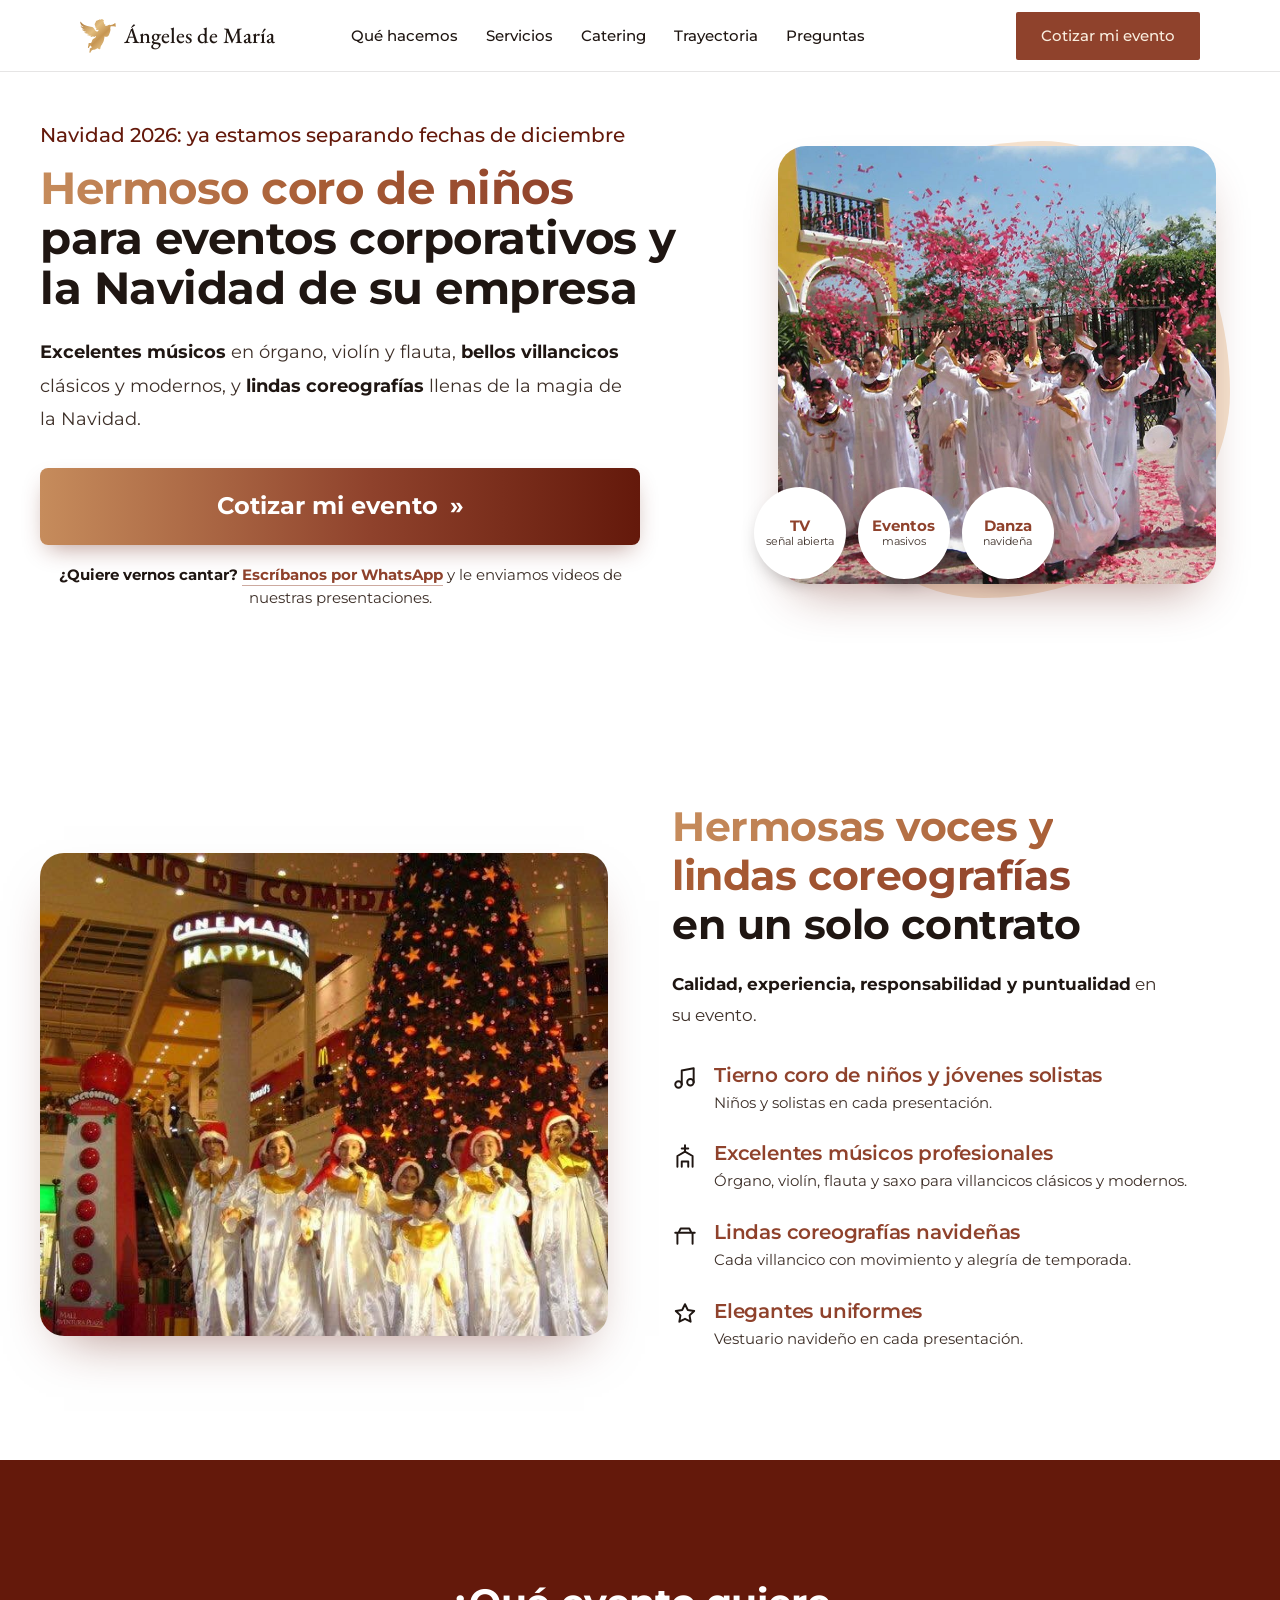
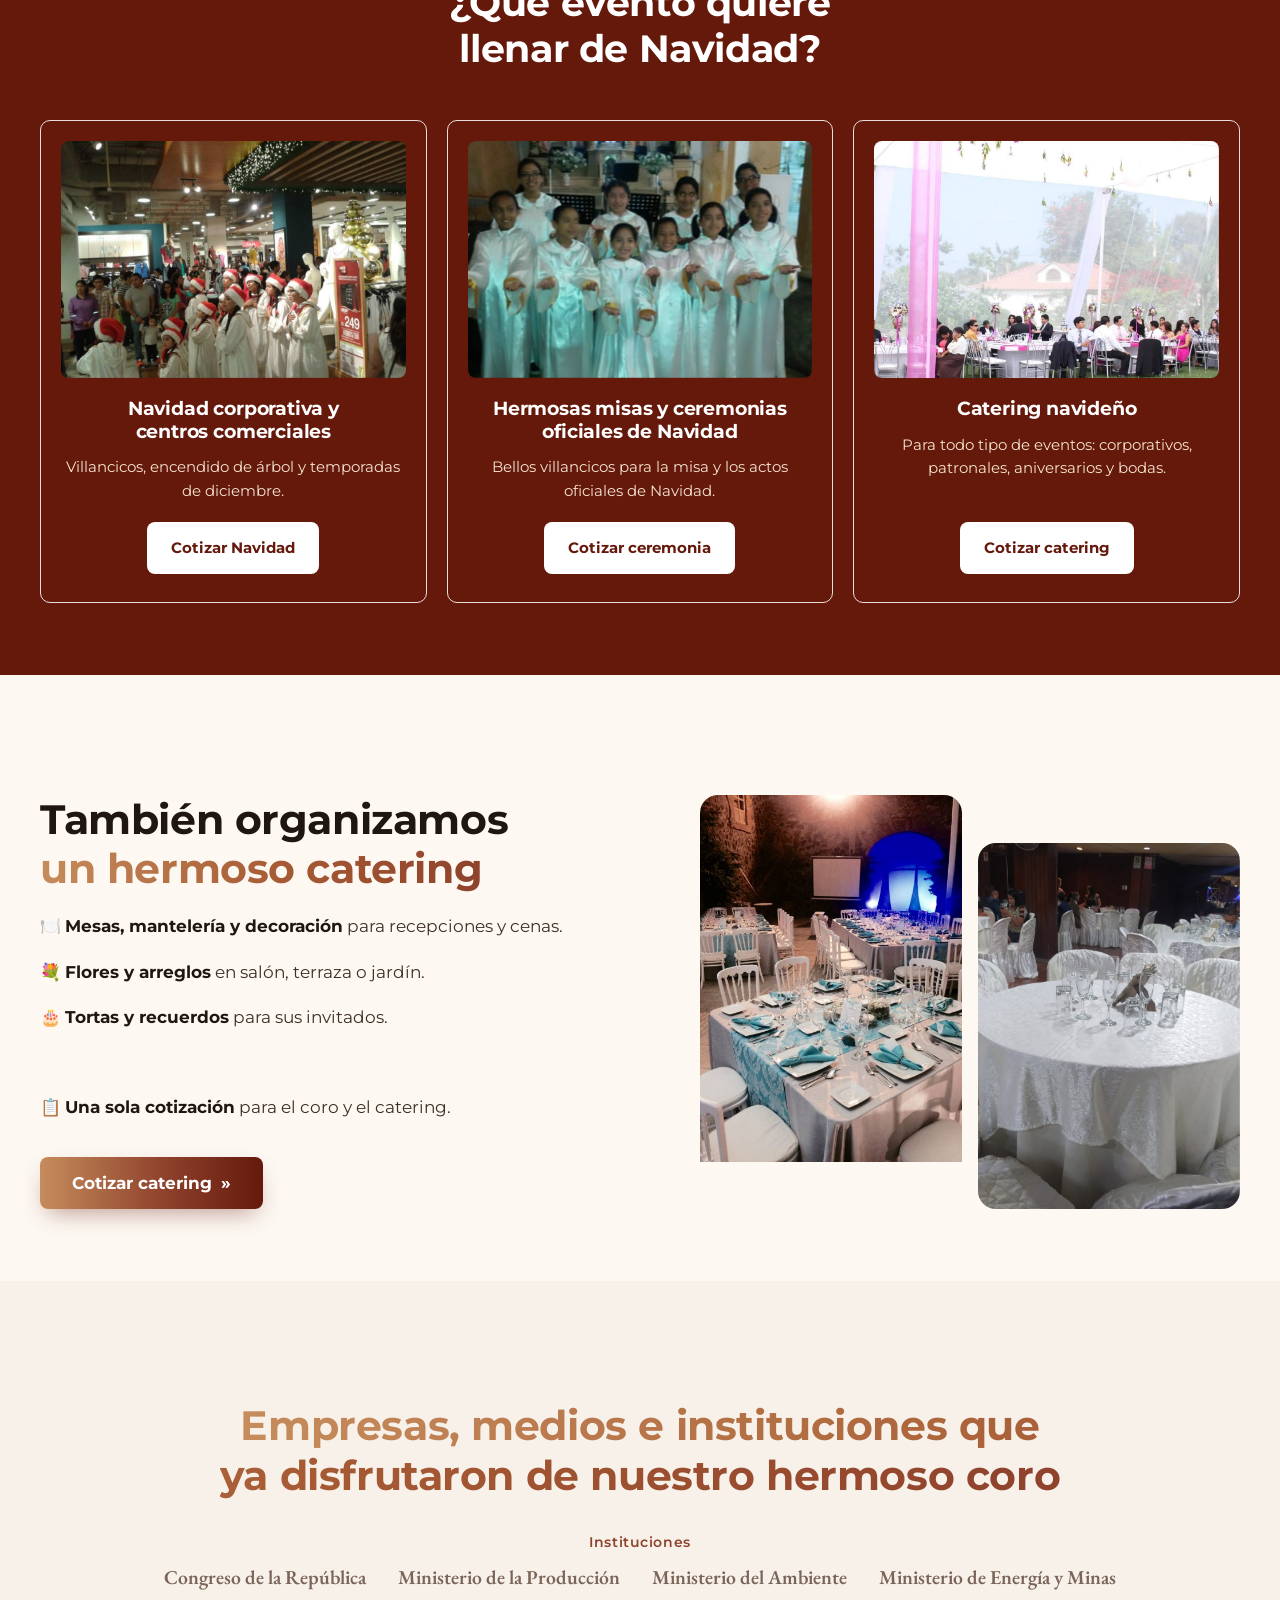
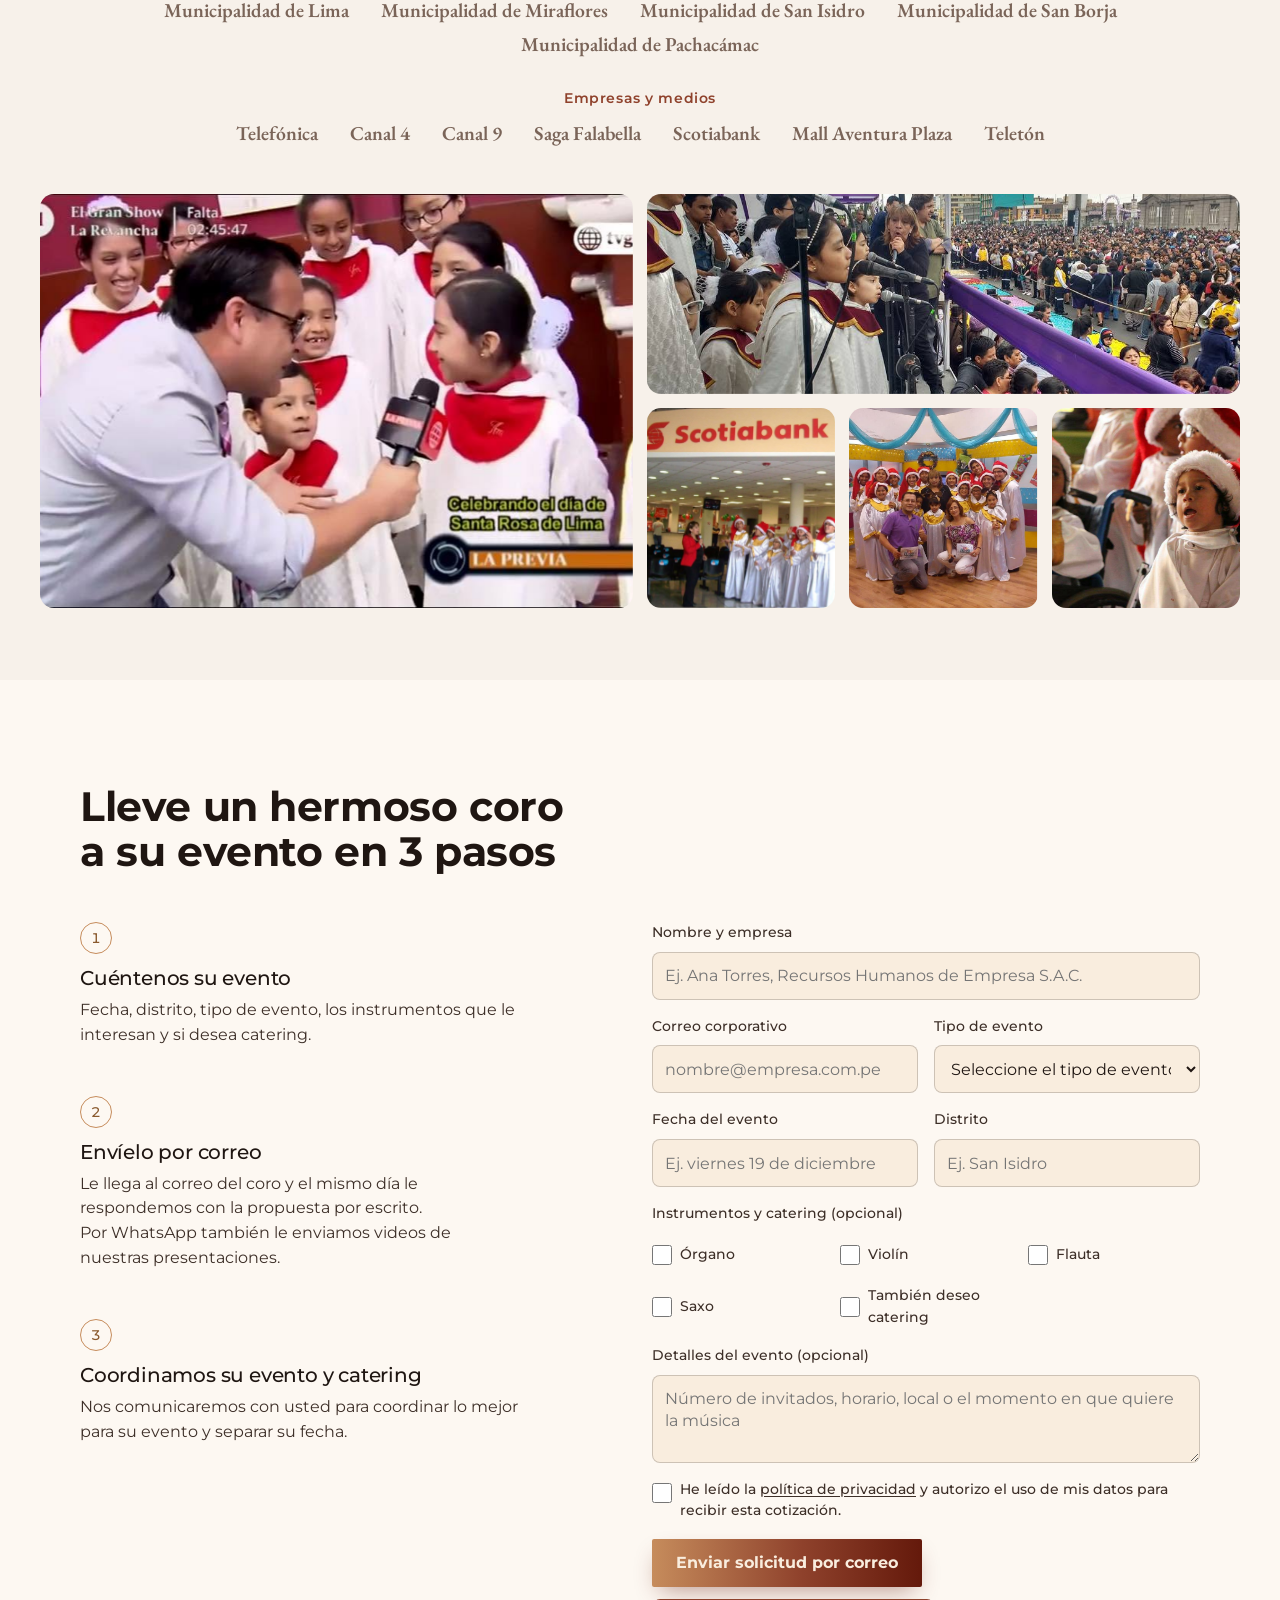
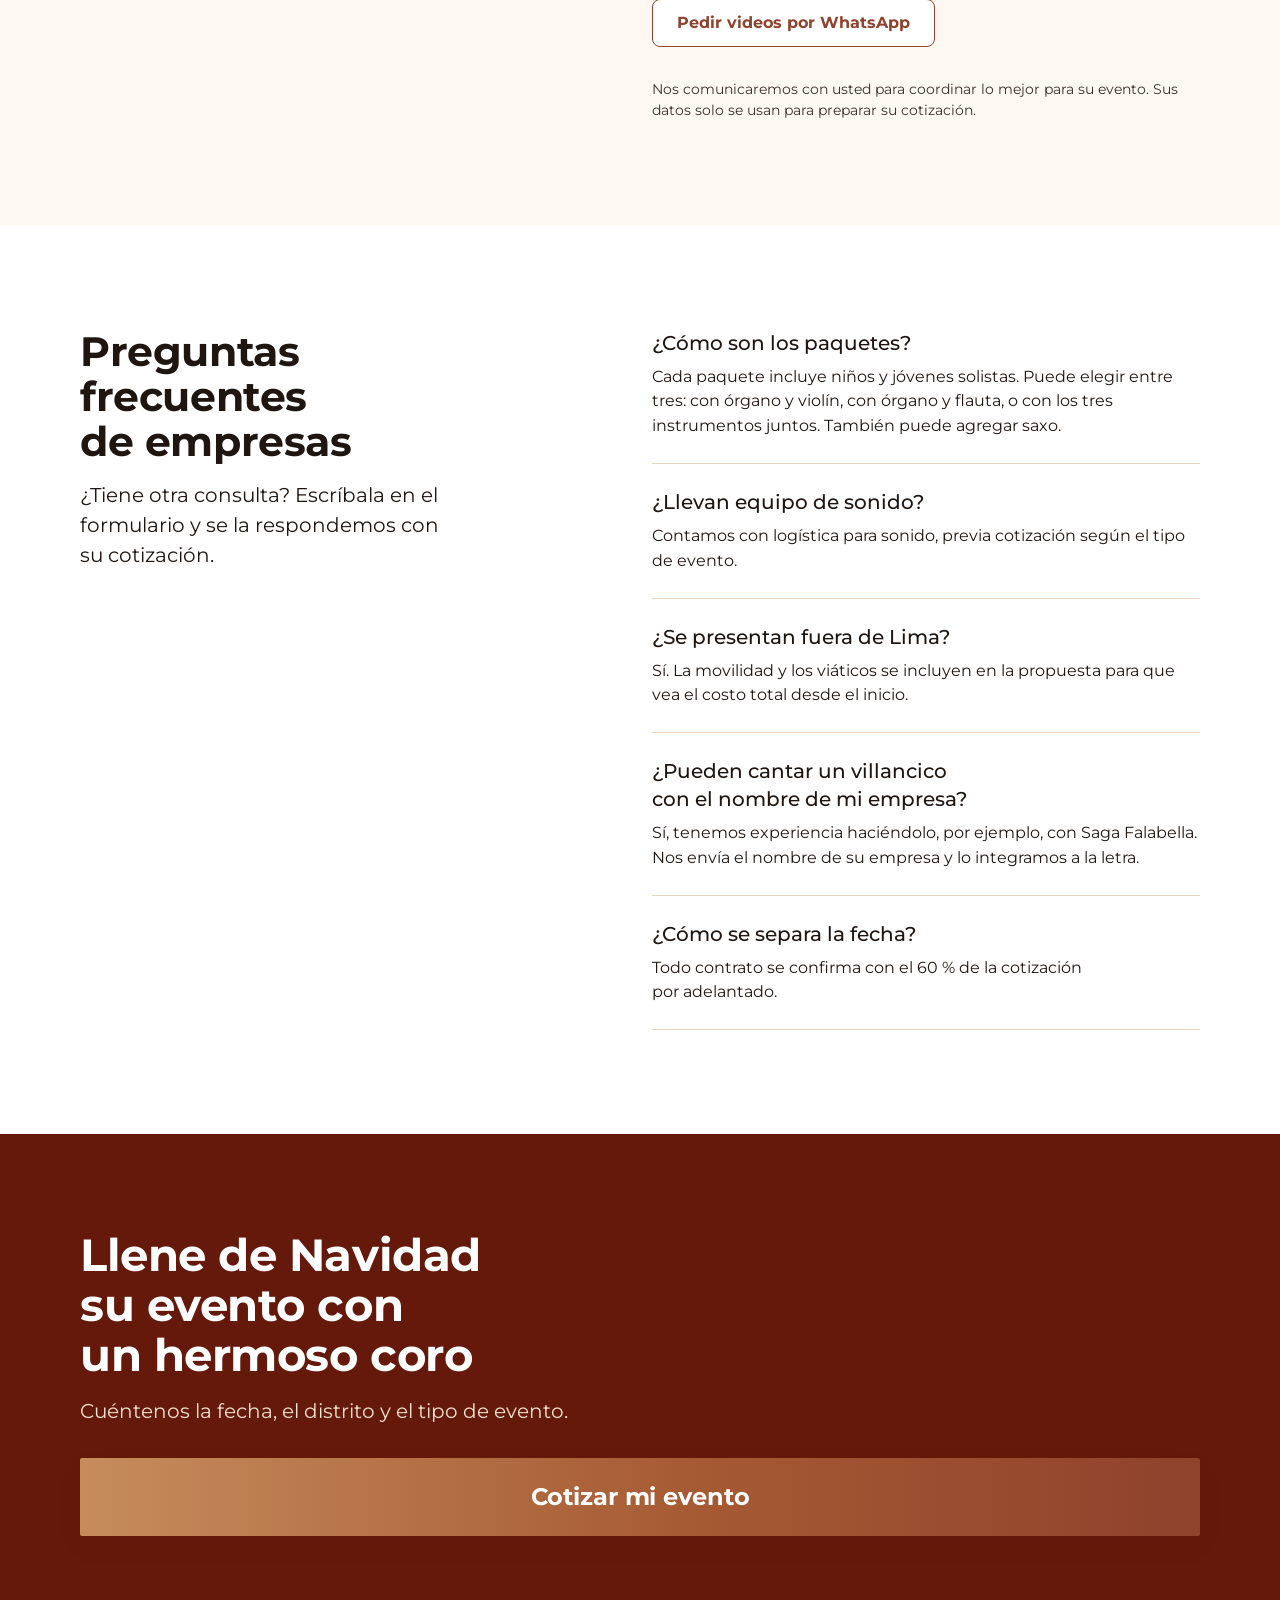
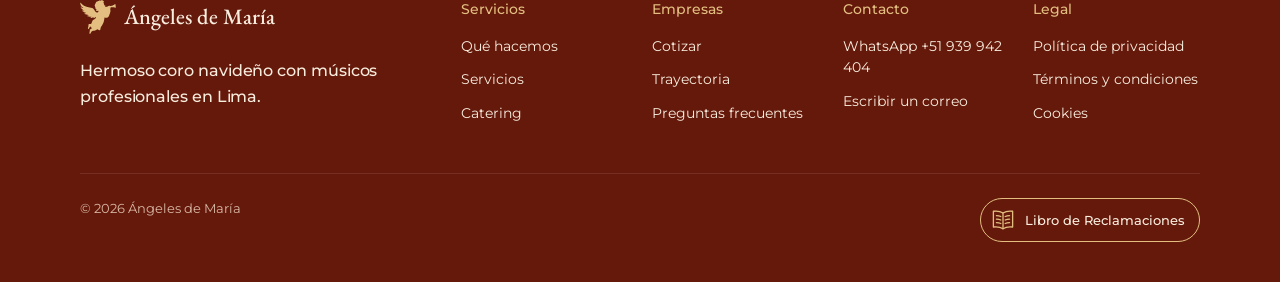
<file: index.html>
<!doctype html>
<html lang="es" data-type="service" data-radius="soft" data-buttons="block" data-motion>
<head>
<meta charset="utf-8">
<meta name="viewport" content="width=device-width, initial-scale=1, viewport-fit=cover">
<title>Coro navideño para eventos corporativos en Lima | Ángeles de María</title>
<meta name="description" content="Hermoso coro de niños y jóvenes solistas con excelentes músicos en órgano, violín, flauta y saxo. Bellos villancicos, lindas coreografías y catering navideño para empresas y ceremonias en Lima.">
<meta property="og:type" content="website">
<meta property="og:title" content="Coro y músicos profesionales para la Navidad de su empresa | Ángeles de María">
<meta property="og:description" content="Hermoso coro de niños, excelentes músicos y lindas coreografías navideñas. Reserve su fecha de diciembre.">
<meta property="og:image" content="share.jpg">
<meta name="twitter:card" content="summary_large_image">
<link rel="icon" href="favicon.svg" type="image/svg+xml">
<meta name="theme-color" content="#ffffff">
<!-- <link rel="canonical" href="https://[dominio del coro]/"> cuando exista el dominio -->
<meta name="site-kind" content="other">
<meta name="page-type" content="service">

<link rel="preload" href="fonts/eb-garamond.woff2" as="font" type="font/woff2" crossorigin>
<link rel="preload" href="fonts/montserrat.woff2" as="font" type="font/woff2" crossorigin>
<link rel="stylesheet" href="css/fuentes.css">
<link rel="stylesheet" href="assets/system.css">
<link rel="stylesheet" href="assets/ui/cards.css">
<link rel="stylesheet" href="assets/motion/motion.css">
<link rel="stylesheet" href="assets/backgrounds/backgrounds.css">
<link rel="stylesheet" href="assets/layout/layout.css">
<link rel="stylesheet" href="assets/icons/icon.css">
<link rel="stylesheet" href="assets/moments/picture-develops/moment.css">
<!-- colores del manual de marca: marfil #f9edde, terracota #8f422c, dorado suave #c68c5c, vino oscuro #64190b; tinta casi negra del logo -->
<style>
:root {
  --p-bg: #f9edde; --p-surface: #f1e0ca; --p-ink: #1f1612; --p-muted: #6b5548;
  --p-accent: #8f422c; --p-accent-ink: #f9edde; --p-action: #8f422c; --p-action-ink: #f9edde;
  --p-inv-bg: #64190b; --p-inv-surface: #7a2514; --p-inv-ink: #f9edde; --p-inv-muted: #d9b8a6;
  --p-inv-accent: #e3be80; --p-inv-accent-ink: #64190b; --p-inv-action: #f9edde; --p-inv-action-ink: #64190b;
  --font-display: "EB Garamond", Garamond, Georgia, serif;
  --font-text: "Montserrat", system-ui, sans-serif;
  --display-weight: 500;
  --display-tracking: -0.005em;
  --display-tracking-xl: -0.01em;
}
</style>
<!-- estilos propios de esta web (lo que el kit no trae) -->
<link rel="stylesheet" href="css/coro.css">
<!-- estilo de la página de ejemplo (aprendamosmarketing.com) con los colores de la marca -->
<link rel="stylesheet" href="css/ejemplo.css">
<!-- animaciones suaves al bajar (js/animaciones.js); con movimiento reducido no se esconde nada -->
<script>if(!matchMedia('(prefers-reduced-motion: reduce)').matches&&'IntersectionObserver'in window)document.documentElement.classList.add('anim-js')</script>

<script>document.documentElement.classList.add('m-enter');setTimeout(()=>document.documentElement.classList.add('m-enter-done'),700)</script>
<script src="assets/backgrounds/backgrounds.js"></script>
<script>document.documentElement.classList.add('mo-js');setTimeout(()=>document.documentElement.classList.add('mo-safe'),2500)</script>
<link rel="modulepreload" href="assets/moments/moments.js">
<link rel="modulepreload" href="assets/moments/lib.js">
<link rel="modulepreload" href="assets/moments/picture-develops/moment.js">
</head>
<body>
<!-- type: service
     deal: hero split (foto de los pétalos + círculos de datos), nav nav-mega sin panel,
     close close-type, footer footer-dark, rhythm space, buttons block, mark dots
     palette: manual de marca (marfil, terracota, dorado suave, vino oscuro); type EB Garamond + Montserrat
     logo: img/logo-principal.svg (óvalo); ángel solo en img/angel.svg (barra y pie)
     moments: picture-develops en la foto de #que-hacemos -->

<header class="nav">
  <div class="wrap nav__bar">
    <a class="skip-link" href="#top">Ir al contenido</a>
    <a class="nav__logo" href="#top"><img src="img/angel.svg" alt="" width="38" height="36">Ángeles de María</a>
    <nav class="nav__links" aria-label="Principal">
      <div class="nav__item"><a class="nav__link" href="#que-hacemos">Qué hacemos</a></div>
      <div class="nav__item"><a class="nav__link" href="#servicios">Servicios</a></div>
      <div class="nav__item"><a class="nav__link" href="#eventos">Catering</a></div>
      <div class="nav__item"><a class="nav__link" href="#trayectoria">Trayectoria</a></div>
      <div class="nav__item"><a class="nav__link" href="#preguntas">Preguntas</a></div>
    </nav>
    <div class="nav__actions">
      <a class="btn btn--primary" href="#cotizar">Cotizar mi evento</a>
    </div>
    <button class="nav__toggle" type="button" aria-expanded="false" aria-label="Menú">
      <svg width="18" height="18" viewBox="0 0 18 18" aria-hidden="true"><path d="M2 5h14M2 13h14" stroke="currentColor" stroke-width="1.6" stroke-linecap="round"/></svg>
    </button>
  </div>
</header>

<main id="top">
  <!-- ==========================================================
       DISEÑO TOMADO DE LA PÁGINA DE EJEMPLO (aprendamosmarketing.com):
       fondo blanco, títulos gruesos con palabras en degradé, botones grandes
       en degradé, franjas de color a todo lo ancho. Colores: los del manual
       de marca (dorado, terracota, vino). Estilos en css/ejemplo.css.
       ========================================================== -->

  <!-- 1. PORTADA: texto a la izquierda, foto sobre una mancha de color con circulitos de datos -->
  <section class="ej-hero" data-enter aria-labelledby="hero-h">
    <div class="ej-wrap ej-hero__grid">
      <div class="ej-hero__texto">
        <p class="ej-pre">Navidad 2026: ya estamos separando fechas de diciembre</p>
        <h1 id="hero-h"><span class="ej-grad">Hermoso coro de niños</span> para eventos corporativos y la Navidad de su empresa</h1>
        <p class="ej-lead"><b>Excelentes músicos</b> en órgano, violín y flauta, <b>bellos villancicos</b> clásicos y modernos, y <b>lindas coreografías</b> llenas de la magia de la Navidad.</p>
        <a class="ej-btn ej-btn--xl" href="#cotizar">Cotizar mi evento <span aria-hidden="true">»</span></a>
        <p class="ej-sub"><b>¿Quiere vernos cantar?</b> <a href="https://w.app/qnb0lm">Escríbanos por WhatsApp</a> y le enviamos videos de nuestras presentaciones.</p>
      </div>
      <div class="ej-hero__media">
        <div class="ej-blob" aria-hidden="true"></div>
        <img class="ej-hero__foto" src="img/fotos/cierre-petalos.jpg" alt="Coro Ángeles de María celebrando con túnicas blancas bajo una lluvia de pétalos rojos" width="842" height="842" fetchpriority="high">
        <ul class="ej-badges">
          <li><b>TV</b><span>señal abierta</span></li>
          <li><b>Eventos</b><span>masivos</span></li>
          <li><b>Danza</b><span>navideña</span></li>
        </ul>
      </div>
    </div>
  </section>

  <!-- 2. QUÉ HACEMOS: foto a la izquierda, título en dos colores y 3 puntos con ícono -->
  <section class="ej-sec" id="que-hacemos" aria-labelledby="hacemos-h">
    <div class="ej-wrap ej-split">
      <figure class="ej-split__foto" data-moment="picture-develops"><img src="img/fotos/navidad-mall-aventura.jpg" alt="Coro Ángeles de María con sus músicos en el encendido del árbol de Navidad de un centro comercial" width="960" height="540"></figure>
      <div class="ej-split__texto">
        <h2 id="hacemos-h"><span class="ej-grad">Hermosas voces y lindas coreografías</span><br>en un solo contrato</h2>
        <p><b>Calidad, experiencia, responsabilidad y puntualidad</b> en su evento.</p>
        <ul class="ej-puntos">
          <li><svg viewBox="0 0 24 24" aria-hidden="true"><path d="M9 18V5l11-2v13"/><circle cx="6" cy="18" r="3"/><circle cx="17" cy="16" r="3"/></svg><div><h3>Tierno coro de niños y jóvenes solistas</h3><p>Niños y solistas en cada presentación.</p></div></li>
          <li><svg viewBox="0 0 24 24" aria-hidden="true"><path d="M12 2v6M9 5h6M5 22V12l7-4 7 4v10M9 22v-5h6v5"/></svg><div><h3>Excelentes músicos profesionales</h3><p>Órgano, violín, flauta y saxo para villancicos clásicos y modernos.</p></div></li>
          <li><svg viewBox="0 0 24 24" aria-hidden="true"><path d="M3 10h18M5 10v10M19 10v10M8 6h8l2 4H6z"/></svg><div><h3>Lindas coreografías navideñas</h3><p>Cada villancico con movimiento y alegría de temporada.</p></div></li>
          <li><svg viewBox="0 0 24 24" aria-hidden="true"><path d="M12 3l2.6 5.3 5.9.9-4.3 4.1 1 5.8L12 16.4 6.8 19.1l1-5.8L3.5 9.2l5.9-.9z"/></svg><div><h3>Elegantes uniformes</h3><p>Vestuario navideño en cada presentación.</p></div></li>
        </ul>
      </div>
    </div>
  </section>

  <!-- 3. SERVICIOS (franja vino, tarjetas con borde blanco). Aquí pueden ir los testimonios cuando lleguen. Molde:
       <figure class="ej-card"><blockquote>"..."</blockquote><figcaption><b>Nombre</b><span>Cargo, Empresa</span></figcaption></figure> -->
  <section class="ej-banda ej-banda--cards" id="servicios" aria-labelledby="servicios-h">
    <div class="ej-wrap">
      <h2 id="servicios-h">¿Qué evento quiere llenar de Navidad?</h2>
      <div class="ej-cards">
        <article class="ej-card">
          <div class="ej-zoom ej-card__foto"><img src="img/fotos/villancicos-tienda.jpg" alt="El coro con gorros navideños canta villancicos dentro de una tienda" width="960" height="720"></div>
          <h3>Navidad corporativa y centros comerciales</h3>
          <p>Villancicos, encendido de árbol y temporadas de diciembre.</p>
          <a class="ej-btn ej-btn--claro" href="#cotizar" data-evento="Evento corporativo o para el personal">Cotizar Navidad</a>
        </article>
        <article class="ej-card">
          <div class="ej-zoom ej-card__foto"><img src="img/fotos/misa-iglesia.jpg" alt="Niñas y niños del coro con túnicas blancas dentro de una iglesia" width="960" height="489"></div>
          <h3>Hermosas misas y ceremonias oficiales de Navidad</h3>
          <p>Bellos villancicos para la misa y los actos oficiales de Navidad.</p>
          <a class="ej-btn ej-btn--claro" href="#cotizar" data-evento="Misa o ceremonia oficial de Navidad">Cotizar ceremonia</a>
        </article>
        <article class="ej-card">
          <div class="ej-zoom ej-card__foto"><img src="img/fotos/evento-jardin.jpg" alt="Recepción en un jardín bajo un toldo blanco con mesas decoradas y arreglos de flores" width="1080" height="1080" style="--pos: 50% 45%"></div>
          <h3>Catering navideño</h3>
          <p>Para todo tipo de eventos: corporativos, patronales, aniversarios y bodas.</p>
          <a class="ej-btn ej-btn--claro" href="#cotizar" data-evento="Catering navideño">Cotizar catering</a>
        </article>
      </div>
    </div>
  </section>

  <!-- 4. TAMBIÉN ORGANIZAMOS SU EVENTO: lista corta y dos fotos.
       Cuando llegue la foto y el nombre de la directora, puede ir una sección igual a esta para ella. -->
  <section class="ej-sec ej-sec--suave" id="eventos" aria-labelledby="eventos-h">
    <div class="ej-wrap ej-split ej-split--inv">
      <div class="ej-split__texto">
        <h2 id="eventos-h">También organizamos <span class="ej-grad">un hermoso catering</span></h2>
        <ul class="ej-lista">
          <li>🍽️ <b>Mesas, mantelería y decoración</b> para recepciones y cenas.</li>
          <li>💐 <b>Flores y arreglos</b> en salón, terraza o jardín.</li>
          <li>🎂 <b>Tortas y recuerdos</b> para sus invitados.</li>
          <li>📸 <b>Fotos y video</b> de su evento.</li>
          <li>📋 <b>Una sola cotización</b> para el coro y el catering.</li>
        </ul>
        <a class="ej-btn" href="#cotizar" data-evento="Catering navideño">Cotizar catering <span aria-hidden="true">»</span></a>
      </div>
      <div class="ej-duo">
        <div class="ej-zoom"><img src="img/fotos/evento-terraza.jpg" alt="Mesas de recepción con mantel gris y detalles turquesa en una terraza de noche" width="914" height="1280" style="--pos: 50% 65%"></div>
        <div class="ej-zoom"><img src="img/fotos/evento-salon.jpg" alt="Salón de recepción con mesas redondas y mantelería blanca" width="720" height="1280" style="--pos: 50% 45%"></div>
      </div>
    </div>
  </section>

  <!-- 5. TRAYECTORIA (franja clara): nombres y fotos. Teletón va chica a propósito. -->
  <section class="ej-sec ej-sec--gris" id="trayectoria" aria-labelledby="prensa-h">
    <div class="ej-wrap">
      <h2 id="prensa-h" class="ej-centro"><span class="ej-grad">Empresas, medios e instituciones que ya disfrutaron de nuestro hermoso coro</span></h2>
      <p class="ej-marcas__grupo">Instituciones</p>
      <ul class="ej-marcas" aria-label="Instituciones">
        <li>Congreso de la República</li><li>Ministerio de la Producción</li><li>Ministerio del Ambiente</li><li>Ministerio de Energía y Minas</li><li>Municipalidad de Lima</li><li>Municipalidad de Miraflores</li><li>Municipalidad de San Isidro</li><li>Municipalidad de San Borja</li><li>Municipalidad de Pachacámac</li>
      </ul>
      <p class="ej-marcas__grupo">Empresas y medios</p>
      <ul class="ej-marcas" aria-label="Empresas y medios">
        <li>Telefónica</li><li>Canal 4</li><li>Canal 9</li><li>Saga Falabella</li><li>Scotiabank</li><li>Mall Aventura Plaza</li><li>Teletón</li>
      </ul>
      <div class="ej-galeria">
        <div class="ej-zoom g1"><img src="img/fotos/tv-america-la-previa.jpg" alt="Entrevista al coro en América TV por el día de Santa Rosa de Lima" width="960" height="540" loading="lazy"></div>
        <div class="ej-zoom g2"><img src="img/fotos/procesion.jpg" alt="El coro canta desde el estrado ante miles de personas en una procesión en Lima" width="960" height="540" loading="lazy"></div>
        <div class="ej-zoom g3"><img src="img/fotos/empresa-scotiabank.jpg" alt="Presentación navideña del coro en una agencia de Scotiabank" width="960" height="890" loading="lazy" style="--pos: 50% 88%"></div>
        <div class="ej-zoom g4"><img src="img/fotos/tv-set-navidad.jpg" alt="El coro en un set de televisión durante un especial de Navidad" width="960" height="720" loading="lazy"></div>
        <div class="ej-zoom g5"><img src="img/fotos/teleton.jpg" alt="Niños del coro cantando villancicos en la Teletón" width="1080" height="720" loading="lazy"></div>
      </div>
    </div>
  </section>

  <!-- COTIZAR: los 3 pasos a la izquierda, el formulario a la derecha.
       El formulario abre WhatsApp con el mensaje escrito (js/cotizador.js). -->
  <section class="section" id="cotizar" style="--hm: 2" aria-labelledby="cotizar-h">
    <div class="wrap">
      <div class="section-head">
        <h2 id="cotizar-h">Lleve un hermoso coro a su evento en 3 pasos</h2>
      </div>
      <div class="grid grid--top">
        <ol class="pasos span-5">
          <li><span class="step-num">1</span><div><h3>Cuéntenos su evento</h3><p>Fecha, distrito, tipo de evento, los instrumentos que le interesan y si desea catering.</p></div></li>
          <li><span class="step-num">2</span><div><h3>Envíelo por correo</h3><p>Le llega al correo del coro y el mismo día le respondemos con la propuesta por escrito. Por WhatsApp también le enviamos videos de nuestras presentaciones.</p></div></li>
          <li><span class="step-num">3</span><div><h3>Coordinamos su evento y catering</h3><p>Nos comunicaremos con usted para coordinar lo mejor para su evento y separar su fecha.</p></div></li>
        </ol>
        <form class="form span-6 start-7" id="form-cotizar" action="https://formsubmit.co/angelesdemaria.eventos@gmail.com" method="post" data-fix="Para preparar su cotización nos falta: {n}." data-sending="Enviando su solicitud…" data-sent="Recibimos su solicitud. Nos comunicaremos con usted para coordinar lo mejor para su evento." data-failed="No pudimos enviar su solicitud por un problema de conexión. Sus datos siguen aquí: inténtelo de nuevo o escríbanos por WhatsApp." novalidate>
          <input type="hidden" name="_subject" value="Nueva cotización desde la web del coro">
          <input type="hidden" name="_template" value="table">
          <input type="hidden" name="_captcha" value="false">
          <div class="field field--full"><label for="f-nombre">Nombre y empresa</label>
            <input id="f-nombre" name="nombre" type="text" autocomplete="organization" placeholder="Ej. Ana Torres, Recursos Humanos de Empresa S.A.C." required aria-describedby="f-nombre-err">
            <p class="field__error" id="f-nombre-err" hidden>Indíquenos su nombre y empresa.</p></div>
          <div class="field"><label for="f-correo">Correo corporativo</label>
            <input id="f-correo" name="correo" type="email" autocomplete="email" inputmode="email" placeholder="nombre@empresa.com.pe" required aria-describedby="f-correo-err">
            <p class="field__error" id="f-correo-err" hidden>Escriba un correo válido para enviarle la propuesta.</p></div>
          <div class="field"><label for="f-evento">Tipo de evento</label>
            <select id="f-evento" name="evento" required aria-describedby="f-evento-err">
              <option value="">Seleccione el tipo de evento</option>
              <option>Evento corporativo o para el personal</option>
              <option>Encendido de árbol</option>
              <option>Tienda o local comercial</option>
              <option>Misa o ceremonia oficial de Navidad</option>
              <option>Catering navideño</option>
              <option>Otro</option>
            </select>
            <p class="field__error" id="f-evento-err" hidden>Seleccione el tipo de evento.</p></div>
          <div class="field"><label for="f-fecha">Fecha del evento</label>
            <input id="f-fecha" name="fecha" type="text" autocomplete="off" placeholder="Ej. viernes 19 de diciembre" required aria-describedby="f-fecha-err">
            <p class="field__error" id="f-fecha-err" hidden>Indique la fecha, por ejemplo 19 de diciembre.</p></div>
          <div class="field"><label for="f-distrito">Distrito</label>
            <input id="f-distrito" name="distrito" type="text" autocomplete="address-level2" placeholder="Ej. San Isidro" required aria-describedby="f-distrito-err">
            <p class="field__error" id="f-distrito-err" hidden>Indique el distrito del evento.</p></div>
          <fieldset class="field field--full instrumentos">
            <legend>Instrumentos y catering (opcional)</legend>
            <label class="check"><input type="checkbox" name="instrumentos" value="Órgano"> Órgano</label>
            <label class="check"><input type="checkbox" name="instrumentos" value="Violín"> Violín</label>
            <label class="check"><input type="checkbox" name="instrumentos" value="Flauta"> Flauta</label>
            <label class="check"><input type="checkbox" name="instrumentos" value="Saxo"> Saxo</label>
            <label class="check"><input type="checkbox" name="catering" value="Sí"> También deseo catering</label>
          </fieldset>
          <div class="field field--full"><label for="f-detalles">Detalles del evento (opcional)</label>
            <textarea id="f-detalles" name="detalles" rows="2" placeholder="Número de invitados, horario, local o el momento en que quiere la música"></textarea></div>
          <div class="field field--full consent">
            <label class="check"><input type="checkbox" name="acepta_privacidad" value="Sí" required aria-describedby="f-consent-err"><span>He leído la <a href="privacidad.html" target="_blank" rel="noopener">política de privacidad</a> y autorizo el uso de mis datos para recibir esta cotización.</span></label>
            <p class="field__error" id="f-consent-err" hidden>Marque la casilla para poder enviarle la cotización.</p></div>
          <div class="btn-row">
            <button class="btn btn--primary" type="submit" data-enviar="correo">Enviar solicitud por correo</button>
            <a class="btn btn--secondary" href="https://w.app/qnb0lm" target="_blank" rel="noopener">Pedir videos por WhatsApp</a>
          </div>
          <p class="form__status" role="status" data-form-status></p>
          <p class="t-small form__nota">Nos comunicaremos con usted para coordinar lo mejor para su evento. Sus datos solo se usan para preparar su cotización.</p>
        </form>
      </div>
    </div>
  </section>

  <!-- PREGUNTAS: todas abiertas -->
  <section class="section" id="preguntas" style="--hm: 2" aria-labelledby="preguntas-h">
    <div class="wrap">
      <div class="grid grid--top">
      <div class="section-head span-5">
        <h2 id="preguntas-h">Preguntas frecuentes de empresas</h2>
        <p>¿Tiene otra consulta? Escríbala en el formulario y se la respondemos con su cotización.</p>
      </div>
      <div class="faq span-6 start-7">
        <div class="faq__item"><h3>¿Cómo son los paquetes?</h3><p>Cada paquete incluye niños y jóvenes solistas. Puede elegir entre tres: con órgano y violín, con órgano y flauta, o con los tres instrumentos juntos. También puede agregar saxo.</p></div>
        <div class="faq__item"><h3>¿Llevan equipo de sonido?</h3><p>Contamos con logística para sonido, previa cotización según el tipo de evento.</p></div>
        <div class="faq__item"><h3>¿Se presentan fuera de Lima?</h3><p>Sí. La movilidad y los viáticos se incluyen en la propuesta para que vea el costo total desde el inicio.</p></div>
        <div class="faq__item"><h3>¿Pueden cantar un villancico con el nombre de mi empresa?</h3><p>Sí, tenemos experiencia haciéndolo, por ejemplo, con Saga Falabella. Nos envía el nombre de su empresa y lo integramos a la letra.</p></div>
        <div class="faq__item"><h3>¿Cómo se separa la fecha?</h3><p>Todo contrato se confirma con el 60 % de la cotización por adelantado.</p></div>
      </div>
      </div>
    </div>
  </section>
</main>

<footer class="footer closing footer--dark ground-inverse" id="contact" aria-labelledby="close-h">
  <div class="wrap">
    <div class="closing__cta close--type">
      <div class="section-head">
        <h2 id="close-h">Llene de Navidad su evento con un hermoso coro</h2>
        <p>Cuéntenos la fecha, el distrito y el tipo de evento.</p>
      </div>
      <a class="btn btn--primary btn--xl btn--wide" href="#cotizar">Cotizar mi evento<svg class="m-arrow" viewBox="0 0 12 12" aria-hidden="true"><path class="m-arrow__stem" d="M1 6h8"/><path class="m-arrow__head" d="M4.5 2.5 8 6l-3.5 3.5"/></svg></a>
    </div>
    <div class="closing__links">
      <div class="grid">
        <div class="span-4 stack-4">
          <a class="nav__logo" href="#top"><img src="img/angel-claro.svg" alt="" width="38" height="36">Ángeles de María</a>
          <p class="footer__lede">Hermoso coro navideño con músicos profesionales en Lima.</p>
        </div>
        <div class="span-2 start-5 footer__col"><h3>Servicios</h3><ul><li><a href="#que-hacemos">Qué hacemos</a></li><li><a href="#servicios">Servicios</a></li><li><a href="#eventos">Catering</a></li></ul></div>
        <div class="span-2 footer__col"><h3>Empresas</h3><ul><li><a href="#cotizar">Cotizar</a></li><li><a href="#trayectoria">Trayectoria</a></li><li><a href="#preguntas">Preguntas frecuentes</a></li></ul></div>
        <div class="span-2 footer__col"><h3>Contacto</h3><ul><li><a href="https://w.app/qnb0lm">WhatsApp +51 939 942 404</a></li><li><a href="mailto:angelesdemaria.eventos@gmail.com">Escribir un correo</a></li></ul></div>
        <div class="span-2 footer__col"><h3>Legal</h3><ul><li><a href="privacidad.html">Política de privacidad</a></li><li><a href="terminos.html">Términos y condiciones</a></li><li><a href="cookies.html">Cookies</a></li></ul></div>
      </div>
      <div class="footer__legal">
        <span>&copy; 2026 Ángeles de María</span>
        <a class="libro-link" href="libro-de-reclamaciones.html"><img src="img/libro-reclamaciones-claro.svg" alt="" width="28" height="28">Libro de Reclamaciones</a>
      </div>
    </div>
  </div>
</footer>

<nav class="actionbar" aria-label="Acciones rápidas">
  <a class="btn btn--primary" href="#cotizar">Cotizar mi evento</a>
</nav>

<script src="js/config.js"></script>
<script src="js/legal.js"></script>
<script type="module" src="assets/system.js"></script>
<script type="module" src="assets/motion/motion.js"></script>
<script type="module" src="assets/layout/layout.js"></script>
<script type="module" src="js/cotizador.js"></script>
<script src="js/animaciones.js"></script>
</body>
</html>
</file>
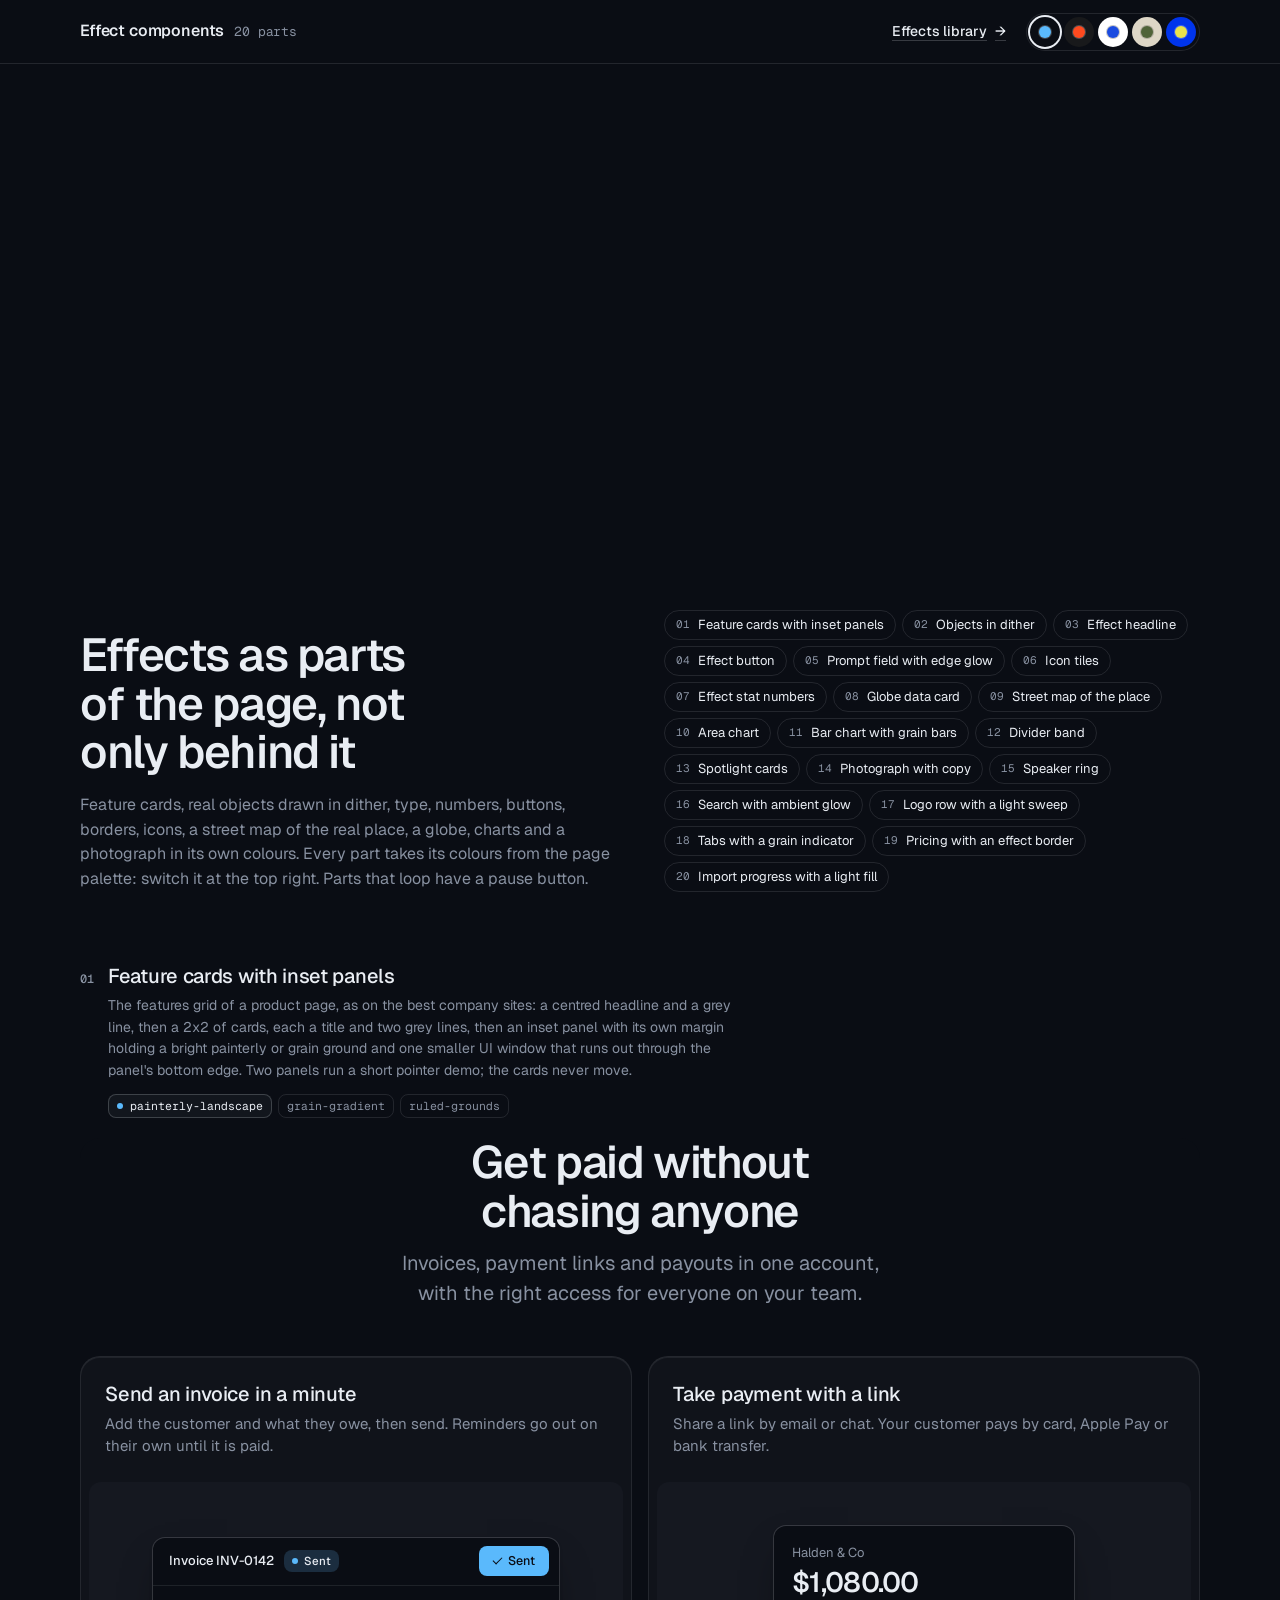
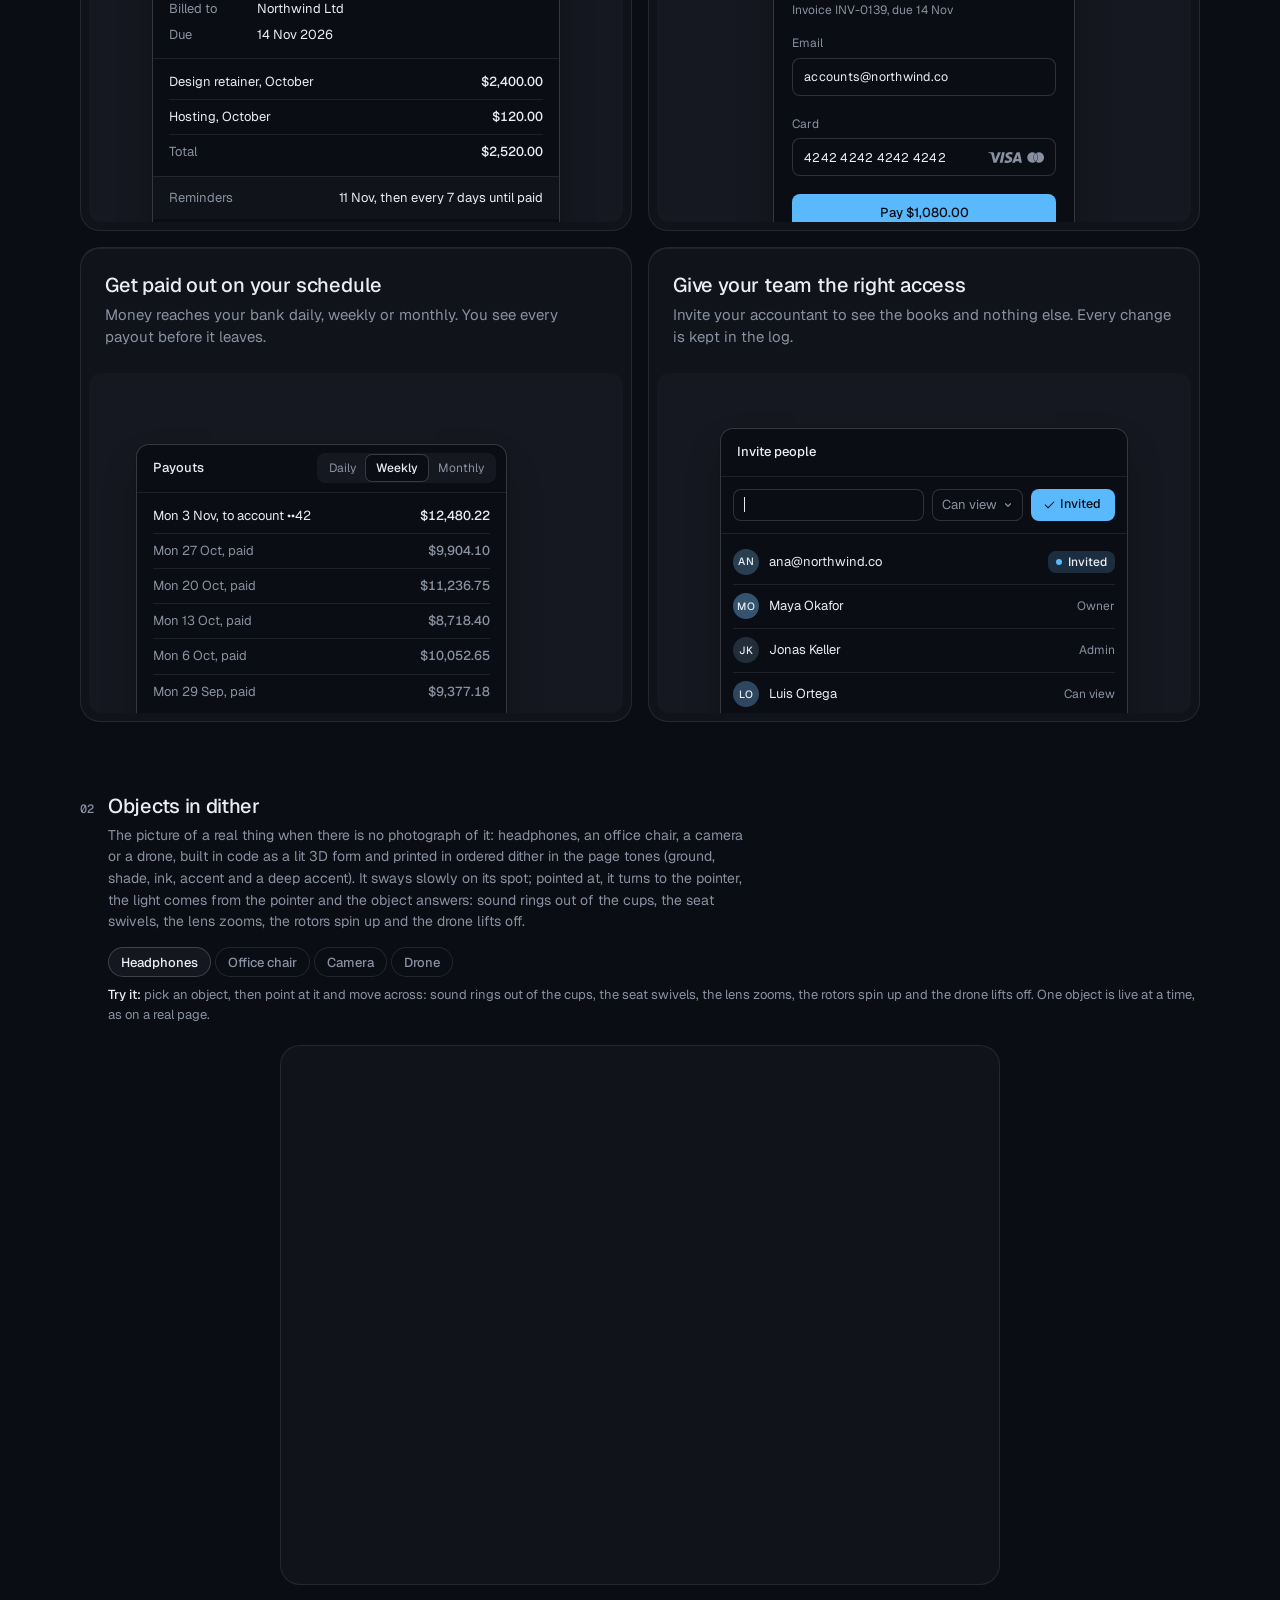
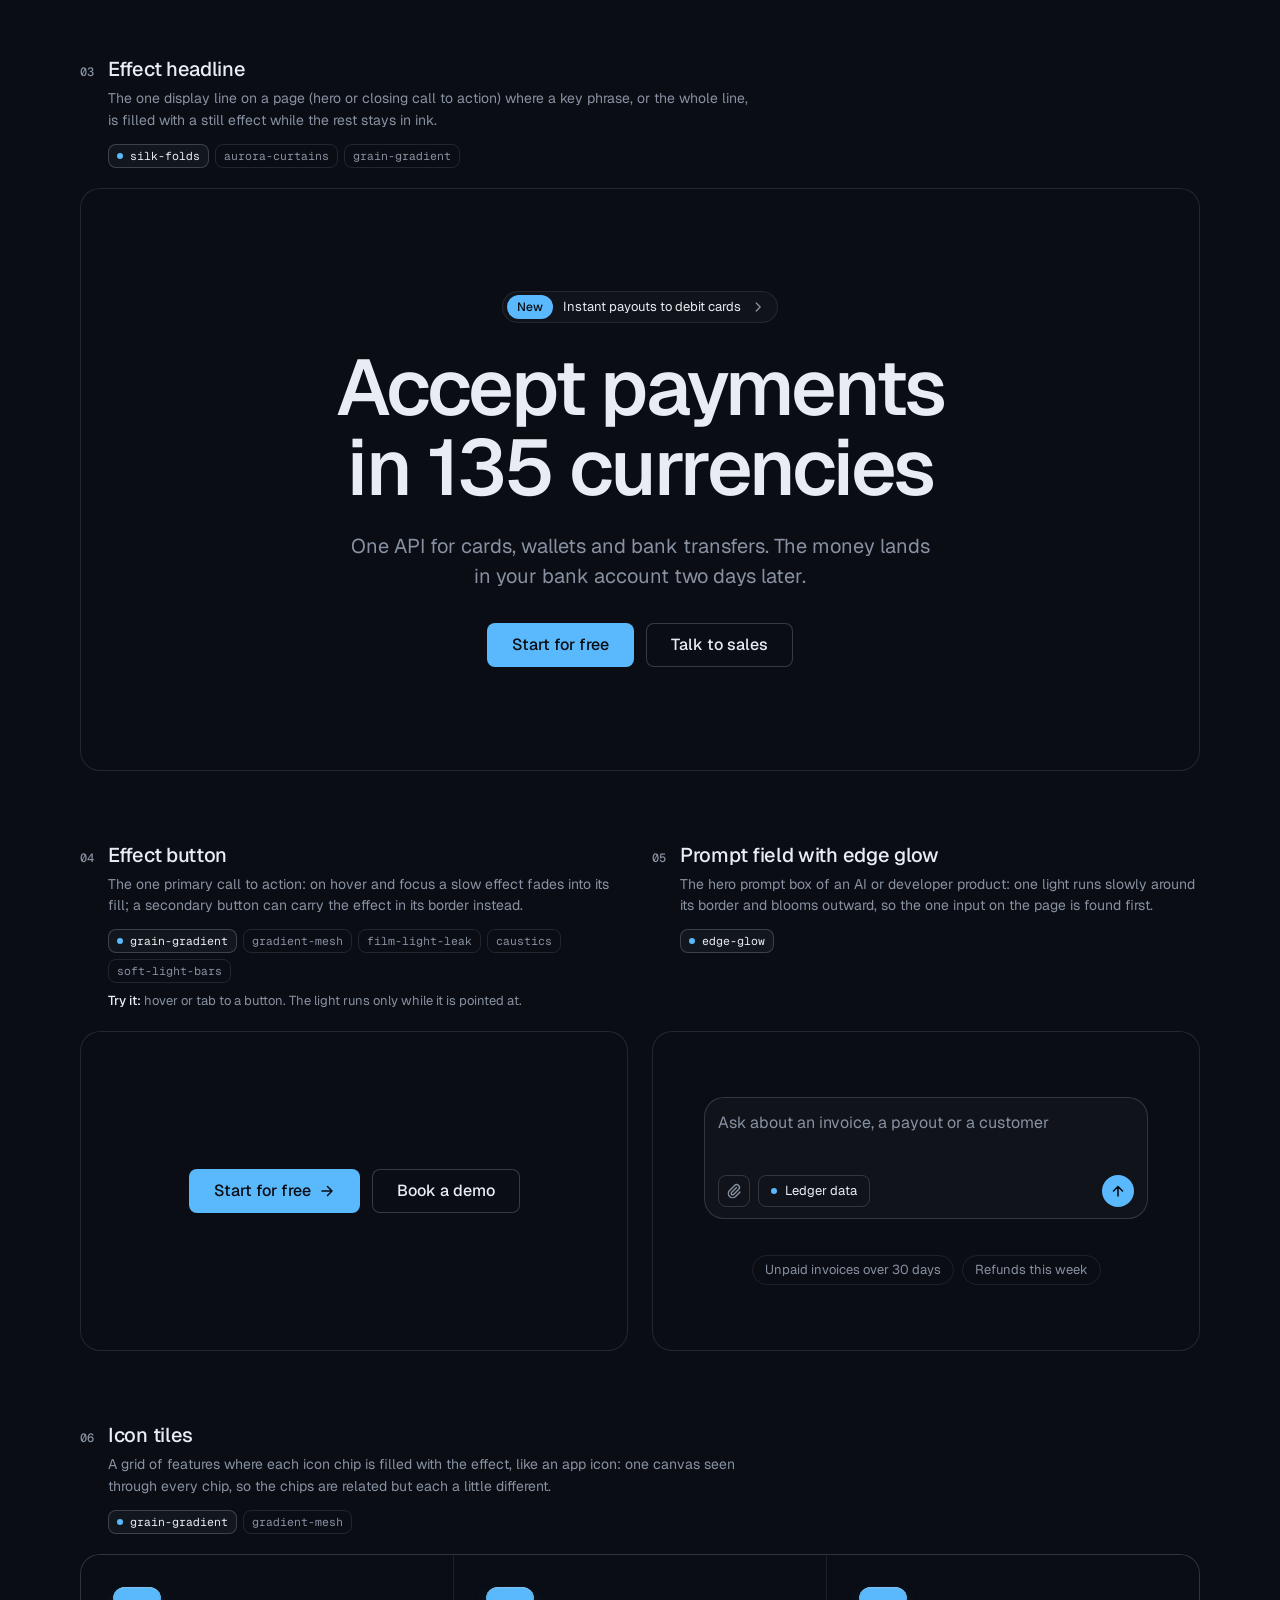
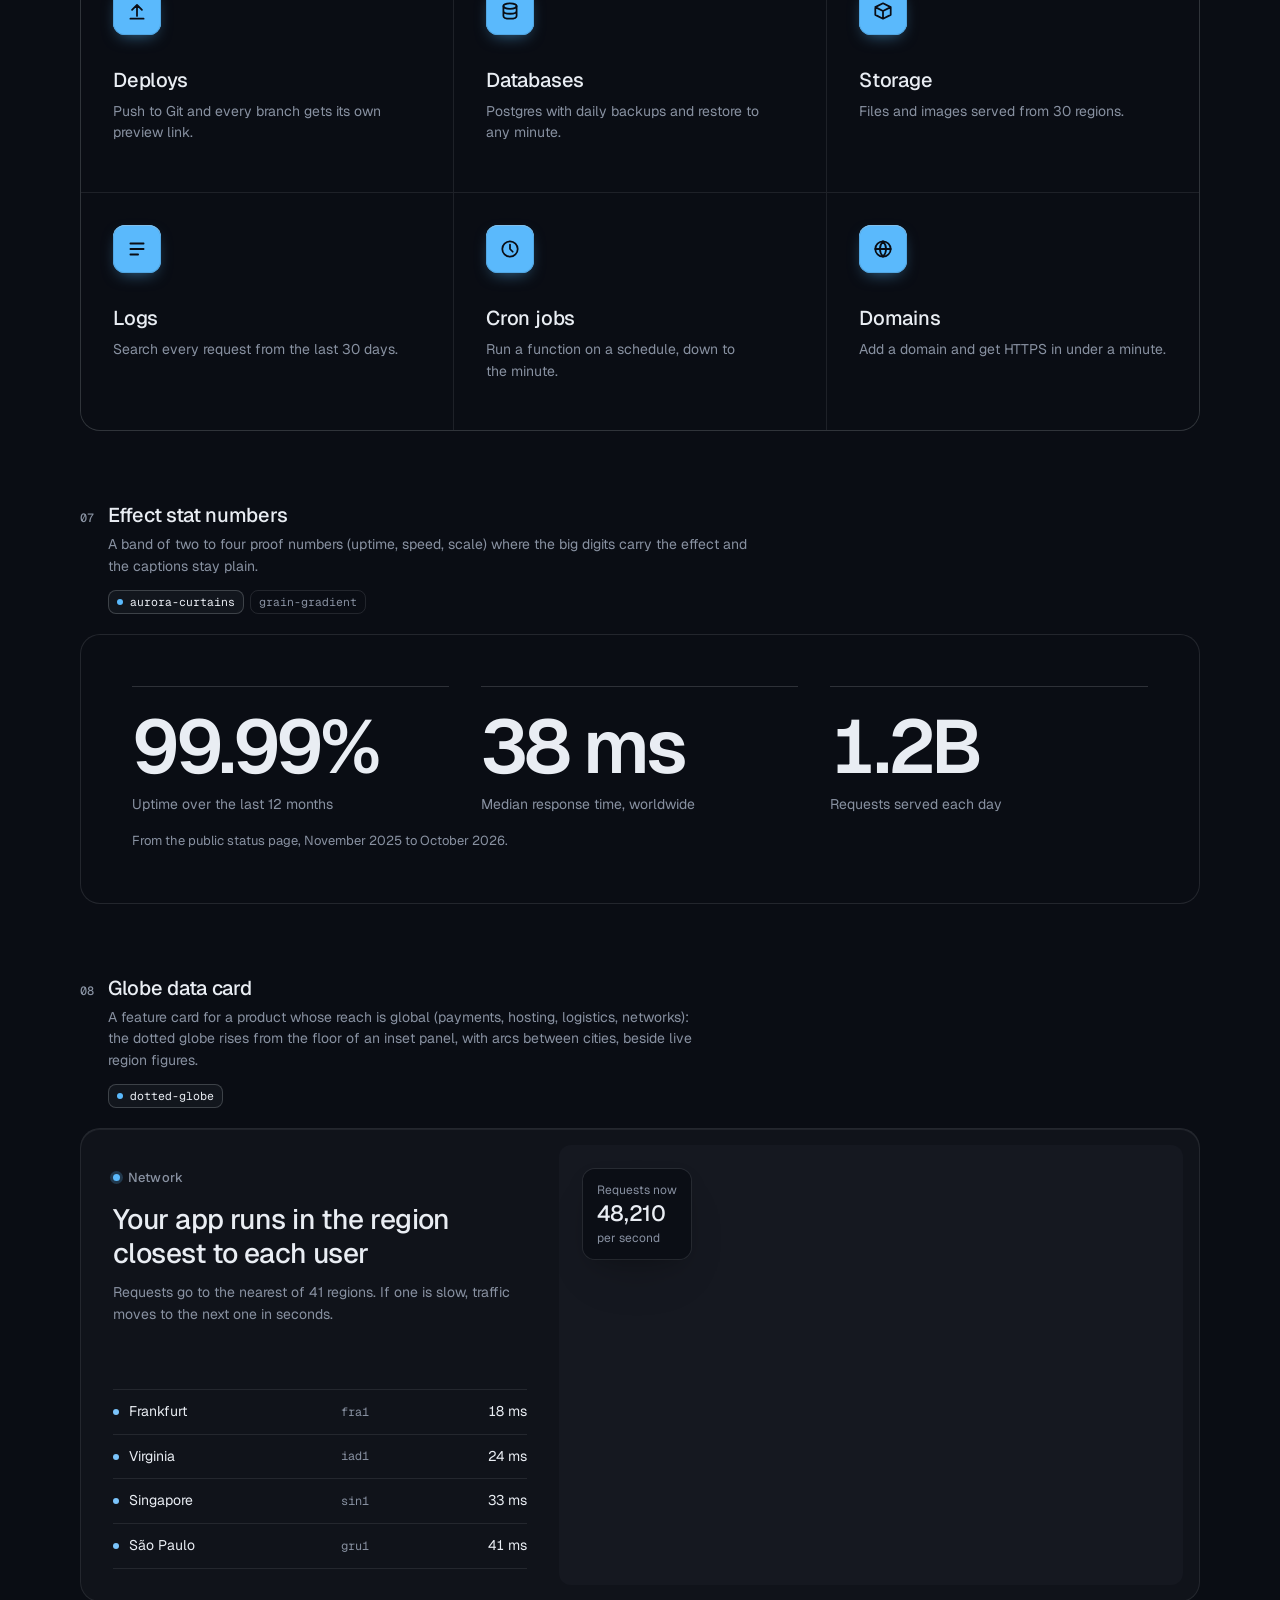
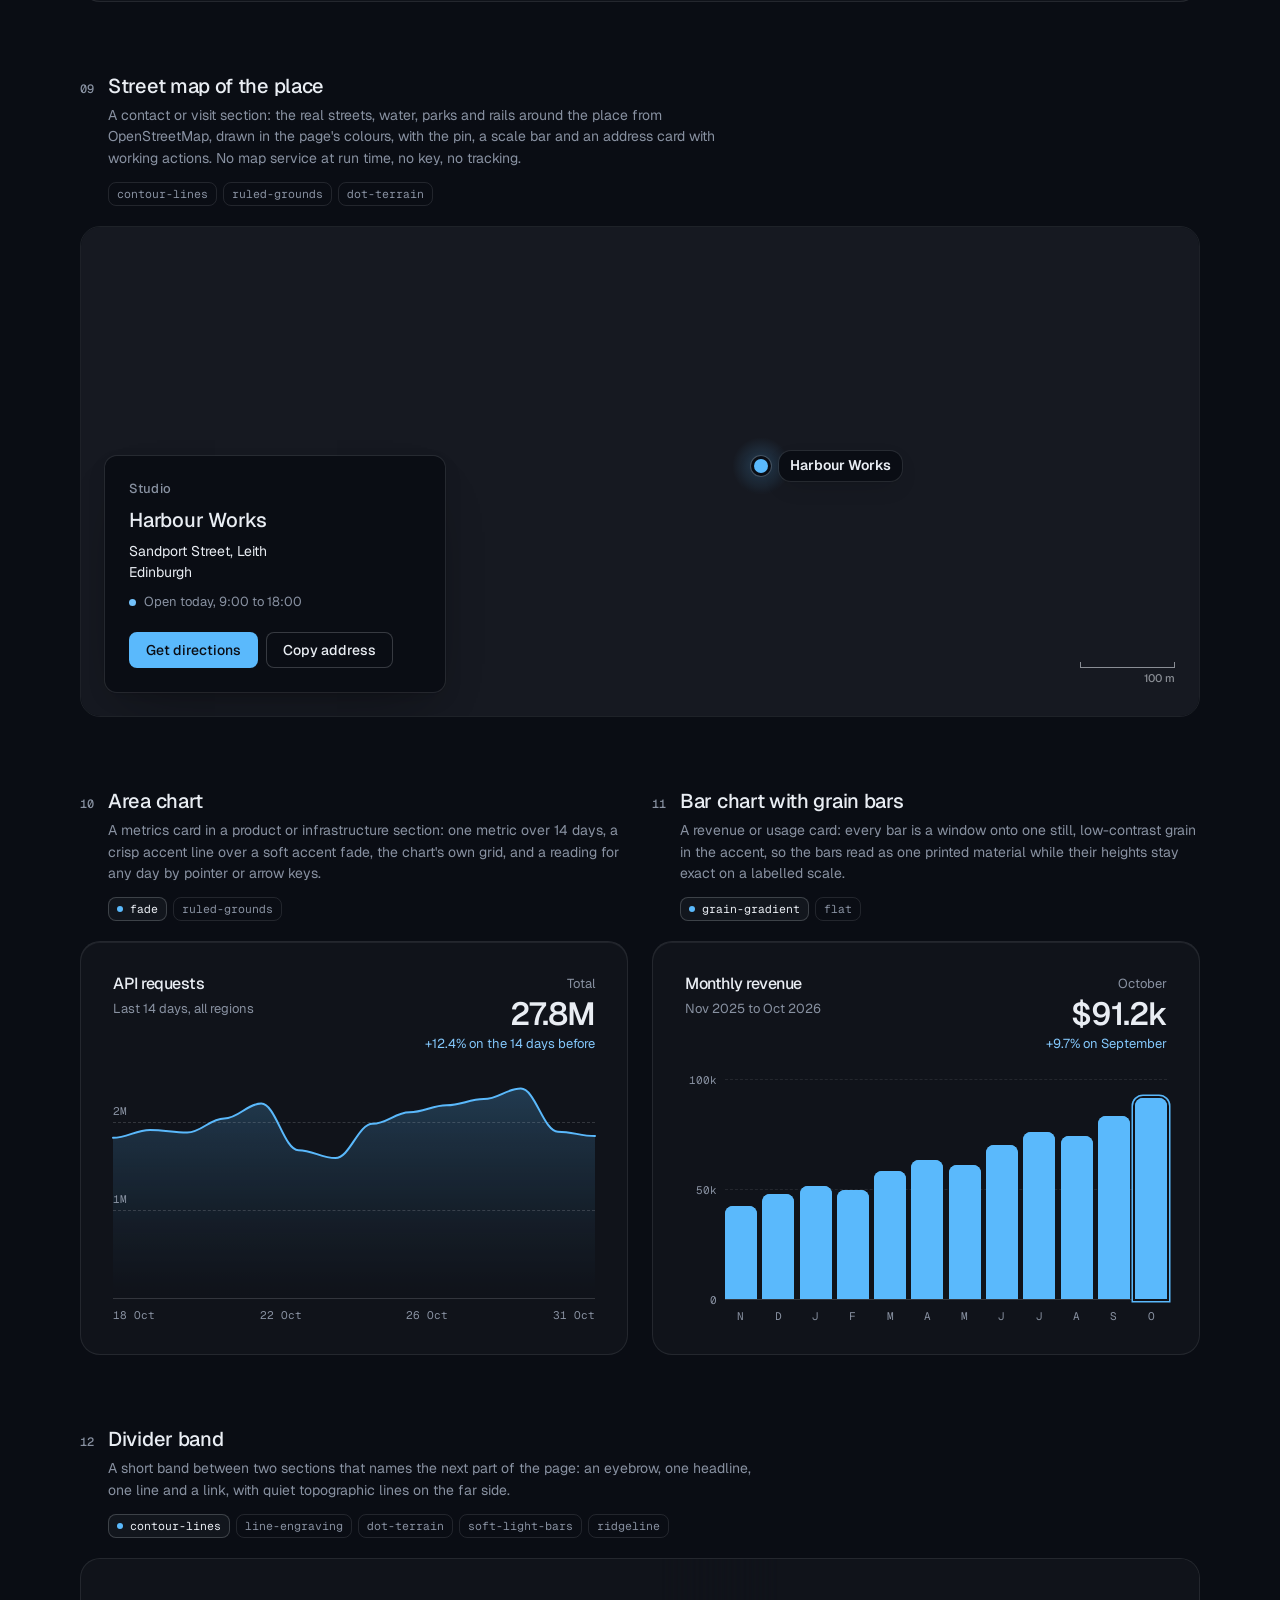
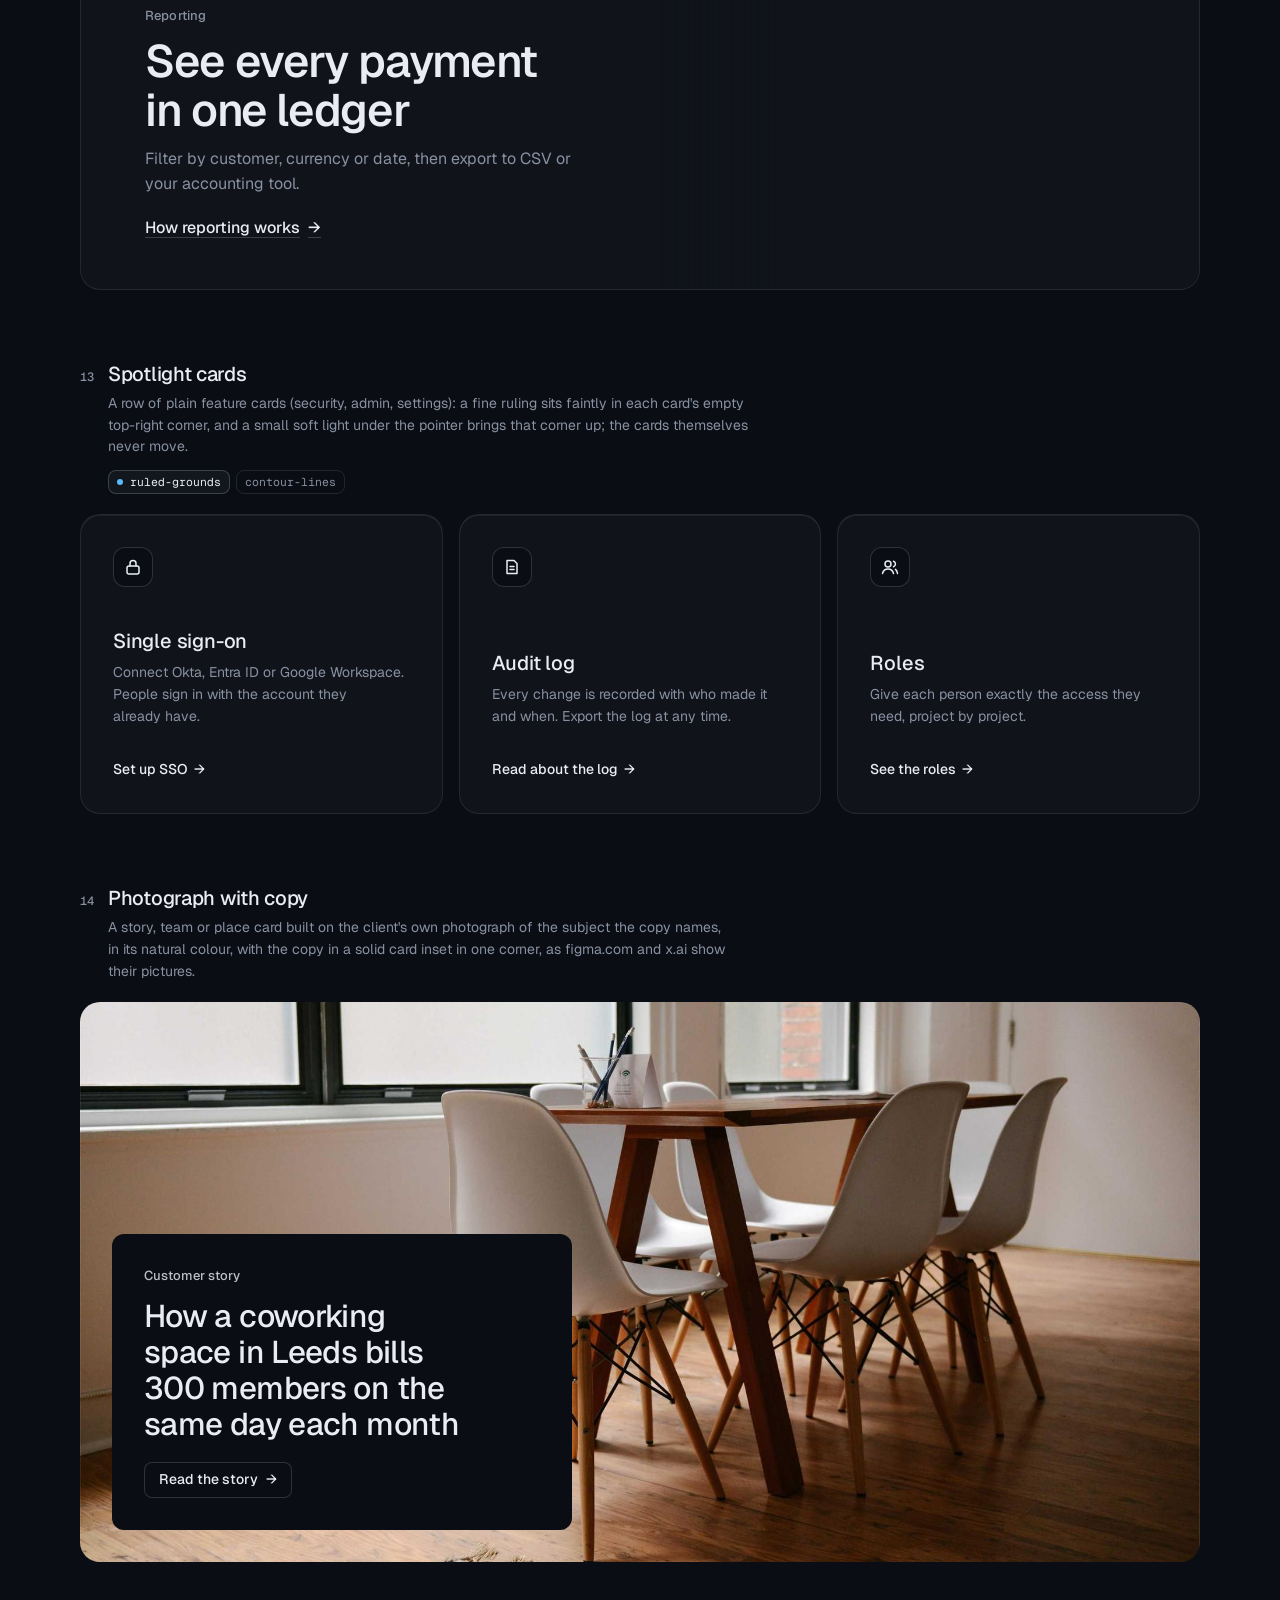
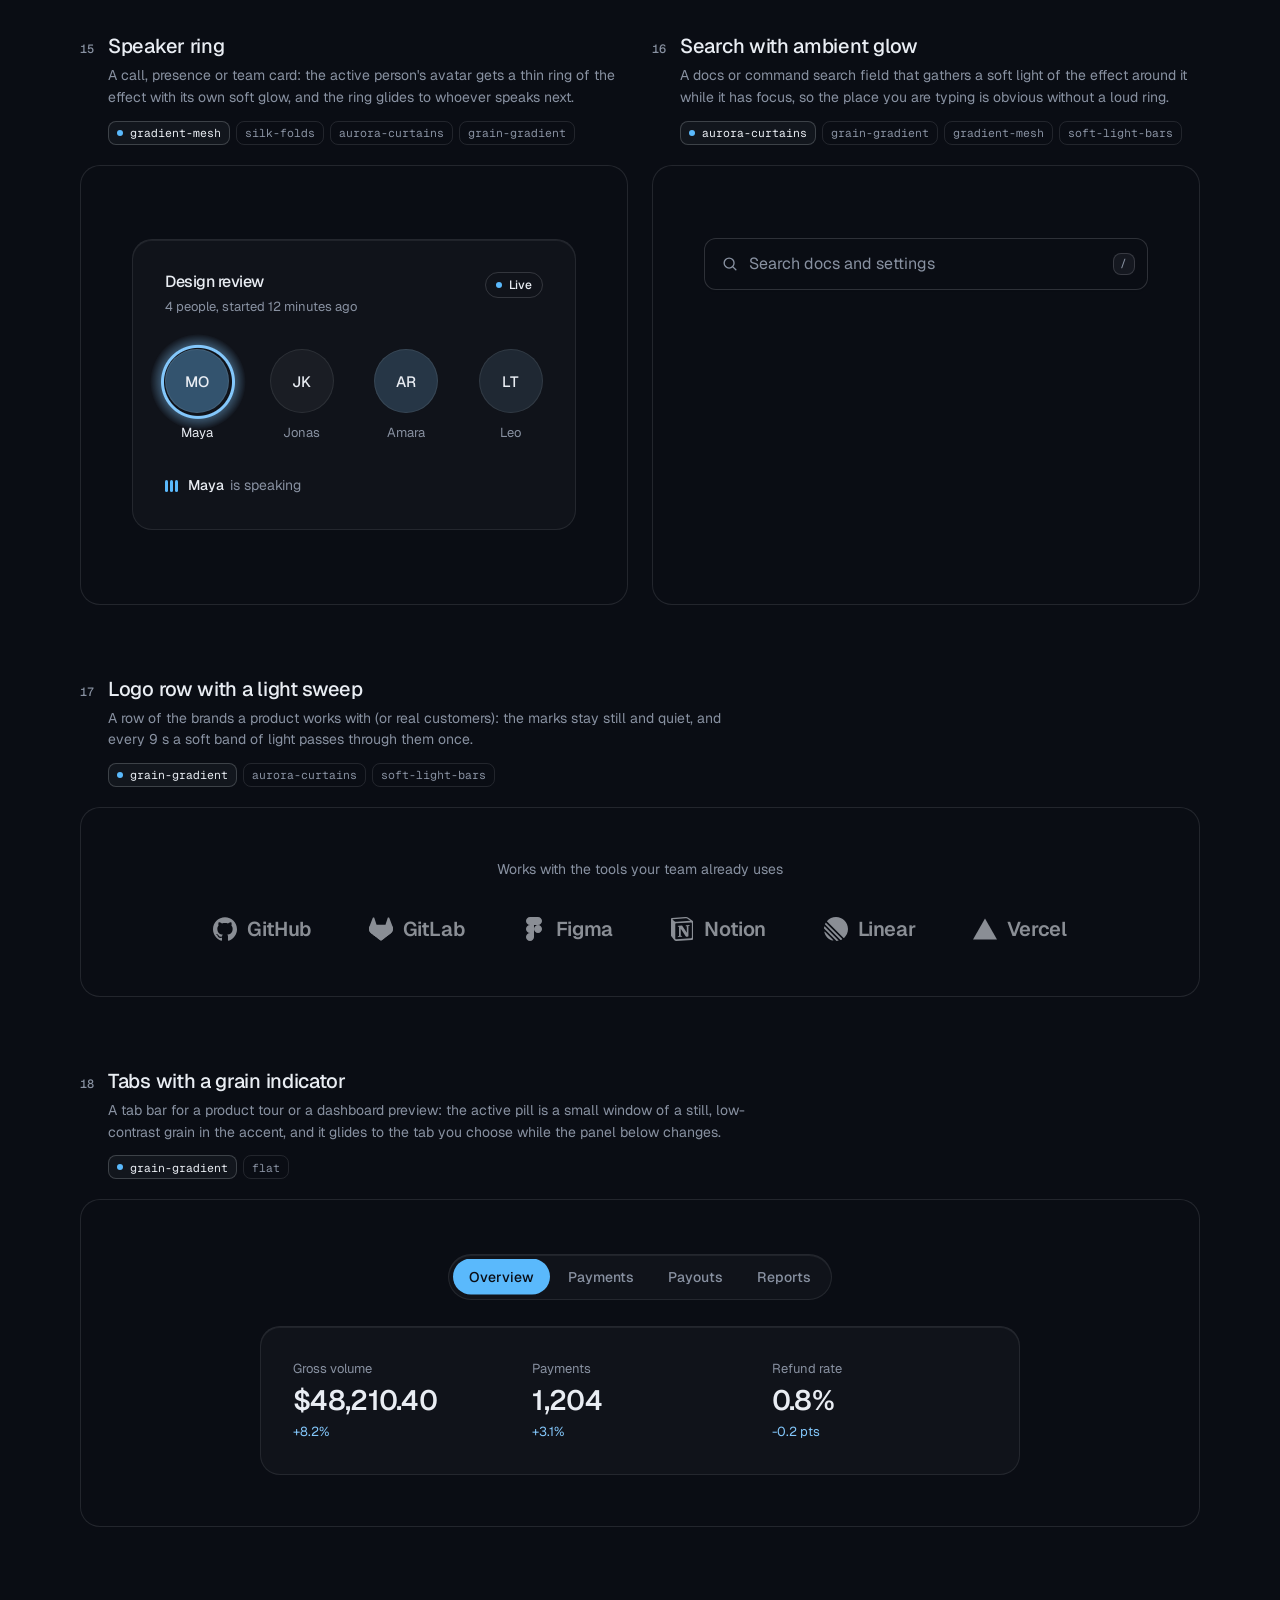
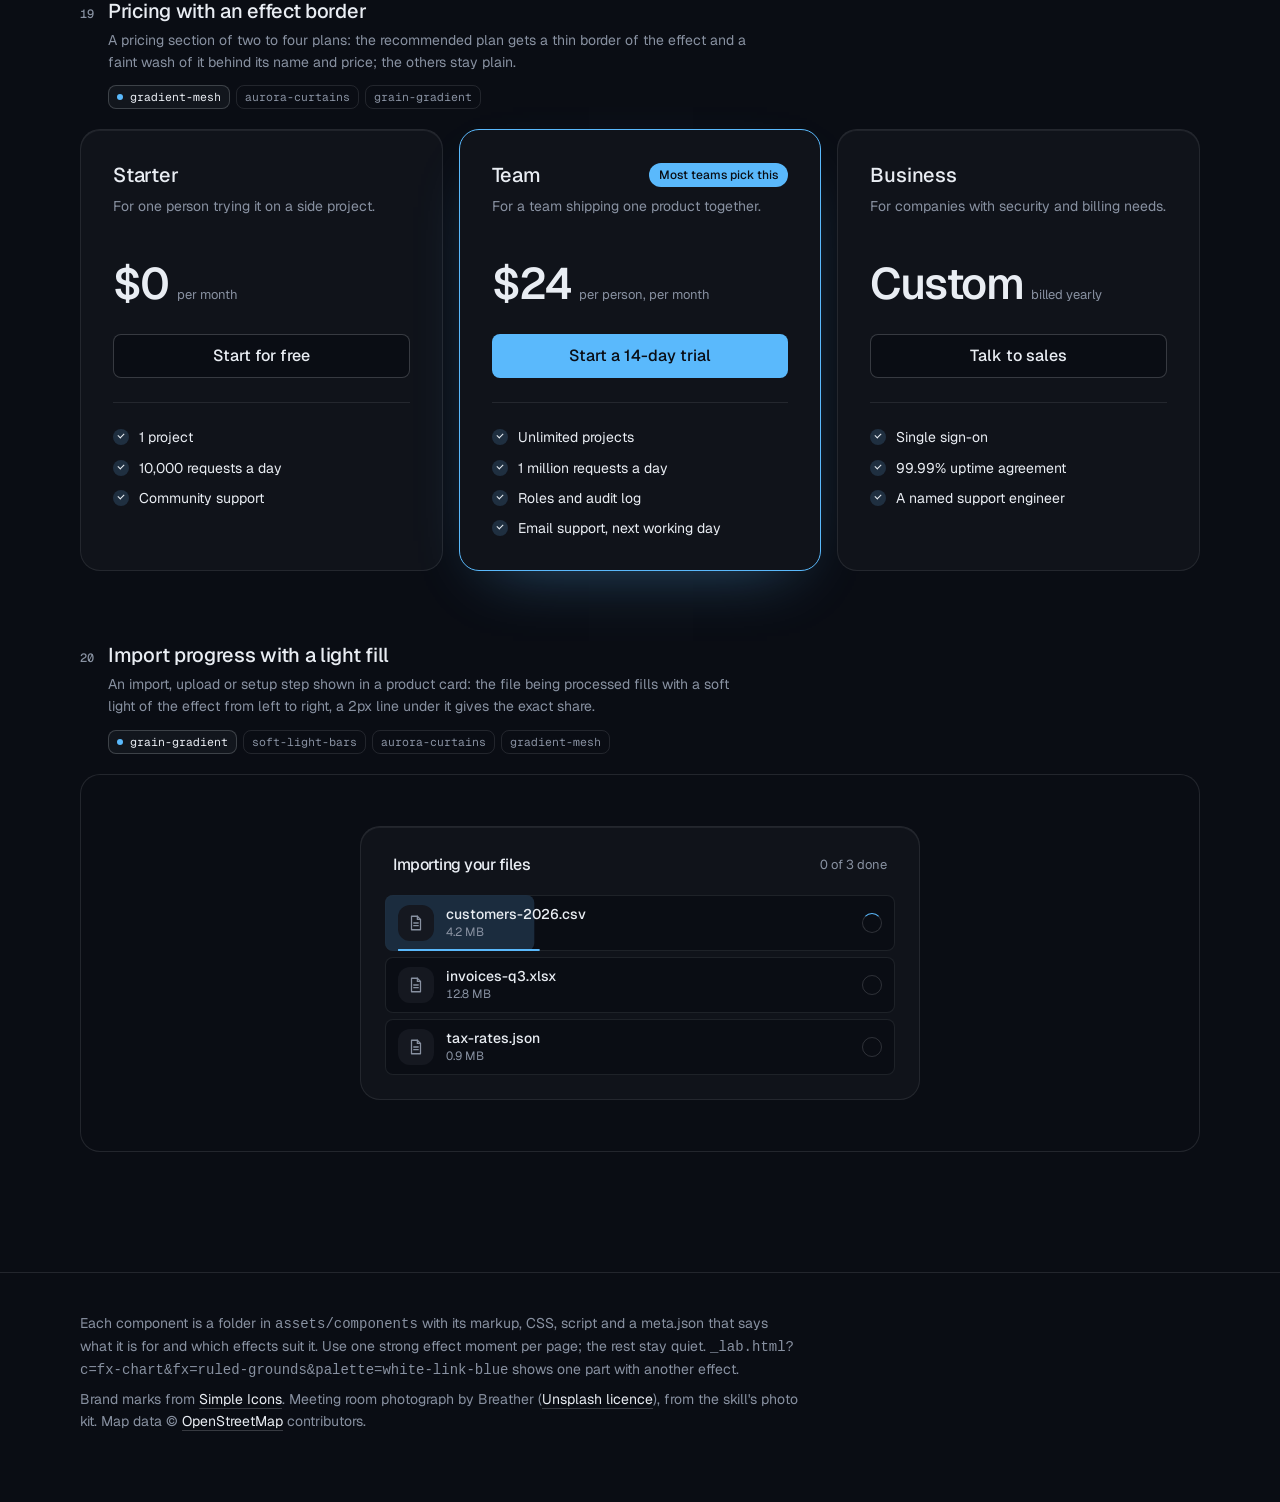
<file: assets/components/index.html>
<!doctype html>
<html lang="en" data-radius="soft">
<head>
<script>window.__tpGlMax = 16;   /* a gallery shows many live effects at once; a page of a site keeps the default 4 (fx.js) */</script>
<meta charset="utf-8">
<meta name="viewport" content="width=device-width, initial-scale=1">
<title>Effect components</title>
<link rel="preconnect" href="https://fonts.googleapis.com">
<link rel="preconnect" href="https://fonts.gstatic.com" crossorigin>
<link href="https://fonts.googleapis.com/css2?family=Geist:wght@100..900&family=Geist+Mono:wght@400..600&display=swap" rel="stylesheet">
<link rel="stylesheet" href="../system.css">
<link rel="stylesheet" href="./base.css">
<style>
  :root {
    --font-display: "Geist", system-ui, sans-serif;
    --font-text: "Geist", system-ui, sans-serif;
    --font-mono: "Geist Mono", ui-monospace, monospace;
    --display-weight: 560;
    --display-tracking: -0.03em;
    --container: 1200px;
  }
  body { min-height: 100vh; }
  .top {
    position: sticky; top: 0; z-index: 50; height: 64px; background: var(--bg);
    border-bottom: 1px solid var(--line);
  }
  .top .container { height: 100%; display: flex; align-items: center; justify-content: space-between; gap: 16px; }
  .brand { display: flex; align-items: center; gap: 10px; font-weight: 560; letter-spacing: -0.01em; }
  .brand small { font: 400 13px/1 var(--font-mono); color: var(--muted); }
  .top nav { display: flex; align-items: center; gap: 20px; }
  .top nav a.link { font-size: 14px; }
  .swatches { display: flex; gap: 4px; padding: 3px; border: 1px solid var(--line); border-radius: 999px; background: var(--bg); }
  .swatches button {
    width: 30px; height: 30px; border-radius: 999px; border: 0; padding: 0; cursor: pointer; position: relative;
    background: var(--sw-bg);
  }
  .swatches button::after {
    content: ""; position: absolute; inset: 9px; border-radius: 999px; background: var(--sw-accent);
    box-shadow: 0 0 0 1px color-mix(in oklab, var(--sw-ink) 25%, transparent);
  }
  .swatches button[aria-pressed="true"] { box-shadow: 0 0 0 2px var(--ink); }
  .swatches button:focus-visible { outline-offset: 3px; }

  .intro { padding-block: 64px 40px; display: grid; grid-template-columns: minmax(0, 6fr) minmax(0, 6fr); gap: 48px; align-items: end; }
  .intro h1 { font-size: clamp(34px, 2.2vw + 18px, 52px); line-height: 1.05; max-width: 15ch; }
  .intro p { margin-top: 16px; color: var(--muted); font-size: var(--t-body); line-height: 1.55; max-width: 52ch; }
  .index { display: flex; flex-wrap: wrap; gap: 6px; justify-content: flex-start; }
  @media (max-width: 1023px) { .intro { grid-template-columns: minmax(0, 1fr); gap: 28px; } }
  .index a {
    display: inline-flex; align-items: center; gap: 8px; height: 30px; padding: 0 11px; border-radius: 999px;
    border: 1px solid var(--line); font-size: 13px; color: var(--ink);
    transition: border-color var(--dur) var(--ease), background-color var(--dur) var(--ease);
  }
  .index a span { font-family: var(--font-mono); font-size: 11px; color: var(--muted); }
  .index a:hover { border-color: var(--line-strong); background: color-mix(in oklab, var(--ink) 4%, var(--bg)); }

  /* every part spans two rows of the list (its notes, its stage) as a subgrid, so the two parts of a
     half-width pair share one notes height and one stage height: their stages start and end level */
  .list { display: grid; grid-template-columns: repeat(2, minmax(0, 1fr)); column-gap: 24px; row-gap: 0; padding-bottom: 120px; }
  .sc { grid-column: 1 / -1; grid-row: span 2; display: grid; grid-template-rows: subgrid; row-gap: 20px; min-width: 0; scroll-margin-top: 88px; padding-top: 72px; }
  .sc:first-child { padding-top: 0; }
  .sc.is-half { grid-column: auto; }
  .sc.is-half .sc__stage:not(.is-center) { display: grid; }
  .sc__meta { display: grid; grid-template-columns: auto 1fr; column-gap: 14px; row-gap: 6px; align-items: baseline; align-content: start; }
  .sc__note { grid-column: 2; margin: 2px 0 0; font-size: 13px; color: var(--muted); }
  .sc__note::before { content: "Try it: "; color: var(--ink); font-weight: 500; }
  .sc__no { font: 500 12px/1 var(--font-mono); color: var(--muted); padding-top: 2px; }
  .sc__name { font: 500 20px/1.25 var(--font-text); letter-spacing: -0.015em; margin: 0; }
  .sc__for { grid-column: 2; color: var(--muted); font-size: 14px; line-height: 1.55; max-width: 72ch; margin: 0; }
  .sc__fx { grid-column: 2; display: flex; flex-wrap: wrap; gap: 6px; margin-top: 6px; }
  .sc__fx li {
    font: 400 11.5px/1 var(--font-mono); color: var(--muted); height: 24px; display: inline-flex; align-items: center;
    padding: 0 8px; border-radius: var(--r-sm); border: 1px solid var(--line);
  }
  .sc__fx li.is-on { color: var(--ink); border-color: var(--line-strong); background: color-mix(in oklab, var(--ink) 5%, var(--bg)); }
  .sc__fx li.is-on::before { content: ""; width: 6px; height: 6px; border-radius: 99px; background: var(--accent); margin-right: 7px; }
  .sc__stage {
    position: relative; min-width: 0; border: 1px solid var(--line); border-radius: var(--r-lg);
    padding: clamp(20px, 4vw, 56px); background: var(--bg);
  }
  .sc__stage.is-tall { padding-block: clamp(56px, 8vw, 120px); }
  .sc__stage.is-flush { padding: 0; border: 0; }
  .sc__stage.is-center { display: grid; place-items: center; min-height: 320px; }
  /* one object, at a size a page would give it */
  #fx-dither-object .sc__stage { display: grid; justify-items: center; }
  #fx-dither-object .cx-obj { width: min(100%, 720px); }
  .sc__pick { grid-column: 2; display: flex; flex-wrap: wrap; gap: 4px; margin-top: 8px; }
  .sc__pick button {
    height: 30px; padding: 0 12px; border-radius: 999px; border: 1px solid var(--line); background: var(--bg);
    font: 500 13px/1 var(--font-text); color: var(--muted); cursor: pointer;
  }
  .sc__pick button:hover { color: var(--ink); border-color: var(--line-strong); }
  .sc__pick button[aria-pressed="true"] { color: var(--ink); border-color: var(--line-strong); background: color-mix(in oklab, var(--ink) 6%, var(--bg)); }
  /* the search list opens below its field: leave it room inside the frame */
  #fx-search .sc__stage { min-height: 440px; place-items: start center; padding-top: 72px; }
  .sc__stage:empty::after { content: "Loading"; color: var(--muted); font-size: 13px; }

  .foot { border-top: 1px solid var(--line); padding: 40px 0 64px; color: var(--muted); font-size: 14px; }
  .foot p { max-width: 80ch; margin: 0 0 8px; }
  .foot a { color: var(--ink); text-decoration: underline; text-decoration-color: var(--line-strong); text-underline-offset: 4px; }

  @media (max-width: 899px) {
    .list { grid-template-columns: minmax(0, 1fr); }
    .sc.is-half { grid-column: 1 / -1; }
    .top nav a.link { display: none; }
  }
  @media (max-width: 639px) {
    .intro { padding-block: 48px 32px; }
    .sc { padding-top: 48px; }
    .sc__meta { grid-template-columns: 1fr; }
    .sc__no { display: none; }
    .sc__for, .sc__fx, .sc__note, .sc__pick { grid-column: 1; }
    .sc__stage.is-center { min-height: 240px; }
    .brand small { display: none; }
  }
</style>
</head>
<body>
<header class="top">
  <div class="container">
    <div class="brand">Effect components <small id="count"></small></div>
    <nav aria-label="Palette and links">
      <a class="link" href="../effects/gallery.html">Effects library</a>
      <div class="swatches" id="swatches" role="group" aria-label="Page palette"></div>
    </nav>
  </div>
</header>

<main>
  <section class="intro container">
    <div>
      <h1>Effects as parts of the page, not only behind it</h1>
      <p id="lede">Feature cards, real objects drawn in dither, type, numbers, buttons, borders, icons, a street map of the real place, a globe, charts and a photograph in its own colours. Every part takes its colours from the page palette: switch it at the top right. Parts that loop have a pause button.</p>
    </div>
    <nav class="index" id="index" aria-label="Components"></nav>
  </section>
  <div class="container list" id="list"></div>
</main>

<footer class="foot">
  <div class="container">
    <p>Each component is a folder in <code>assets/components</code> with its markup, CSS, script and a meta.json that says what it is for and which effects suit it. Use one strong effect moment per page; the rest stay quiet. <code>_lab.html?c=fx-chart&amp;fx=ruled-grounds&amp;palette=white-link-blue</code> shows one part with another effect.</p>
    <p>Brand marks from <a href="https://simpleicons.org/">Simple Icons</a>. Meeting room photograph by Breather (<a href="https://unsplash.com/photos/DEdM9Vs6s8w">Unsplash licence</a>), from the skill's photo kit. Map data © <a href="https://www.openstreetmap.org/copyright">OpenStreetMap</a> contributors.</p>
  </div>
</footer>

<script type="module">
  import fx from '../effects/fx.js';

  // component id, layout and stage style, in page order
  const COMPONENTS = [
    { id: 'fx-feature-card', stage: 'is-flush' },
    { id: 'fx-dither-object', stage: 'is-flush', note: 'pick an object, then point at it and move across: sound rings out of the cups, the seat swivels, the lens zooms, the rotors spin up and the drone lifts off. One object is live at a time, as on a real page.' },
    { id: 'fx-headline', stage: 'is-tall' },
    { id: 'fx-button', half: true, stage: 'is-center', note: 'hover or tab to a button. The light runs only while it is pointed at.' },
    { id: 'fx-prompt', half: true, stage: 'is-center' },
    { id: 'fx-icon-tiles', stage: 'is-flush' },
    { id: 'fx-stat' },
    { id: 'fx-globe', stage: 'is-flush' },
    { id: 'fx-map', stage: 'is-flush' },
    { id: 'fx-chart', half: true, stage: 'is-flush' },
    { id: 'fx-bars', half: true, stage: 'is-flush' },
    { id: 'fx-band', stage: 'is-flush' },
    { id: 'fx-spotlight', stage: 'is-flush' },
    { id: 'fx-photo', stage: 'is-flush' },
    { id: 'fx-avatar', half: true, stage: 'is-center' },
    { id: 'fx-search', half: true, stage: 'is-center' },
    { id: 'fx-logos' },
    { id: 'fx-tabs' },
    { id: 'fx-pricing', stage: 'is-flush' },
    { id: 'fx-progress', stage: 'is-center' },
  ];

  const PALETTES = [
    { id: 'blue-black-cornflower', name: 'Night, cornflower', bg: '#0a0d14', surface: '#131824', ink: '#e9edf3', muted: '#8891a1', accent: '#5ab9fc', accentInk: '#0a0d14' },
    { id: 'graphite-safety-orange', name: 'Graphite, orange', bg: '#18191b', surface: '#222427', ink: '#eff0f1', muted: '#9c9ea3', accent: '#ff4a1f', accentInk: '#18191b' },
    { id: 'white-link-blue', name: 'White, blue', bg: '#ffffff', surface: '#f4f4f4', ink: '#111111', muted: '#6b6b6b', accent: '#1a4be0', accentInk: '#ffffff' },
    { id: 'moss-sand', name: 'Sand, moss', bg: '#ddd6c6', surface: '#d2cab8', ink: '#2a2a26', muted: '#59574e', accent: '#4f6238', accentInk: '#ffffff' },
    { id: 'cobalt-field', name: 'Cobalt field', bg: '#0034eb', surface: '#002fd6', ink: '#ffffff', muted: '#dfe4f2', accent: '#e9e34a', accentInk: '#111111' },
  ];

  const q = new URLSearchParams(location.search);
  if (q.has('time')) fx.setClock(+q.get('time'));
  if (q.has('fallback')) fx.config.forceFallback = true;
  const only = q.get('only') ? q.get('only').split(',') : null;
  const list = document.getElementById('list');
  const index = document.getElementById('index');
  const swatches = document.getElementById('swatches');

  /*
    The budget: a laptop's integrated GPU shares its memory with everything else, so this page never
    holds more than 4 live WebGL contexts. A part is started when it comes near the viewport and
    destroyed when it leaves it; still parts draw once and free their context; fx.js frees any idle
    off-screen context past 4. liveGL() counts the contexts that are open right now.
  */
  fx.config.maxLive = 4;
  const contexts = new Set();
  let peakGL = 0;
  const getContext = HTMLCanvasElement.prototype.getContext;
  HTMLCanvasElement.prototype.getContext = function (type, ...rest) {
    const c = getContext.call(this, type, ...rest);
    if (c && /webgl/i.test(type) && !contexts.has(c)) { contexts.add(c); peakGL = Math.max(peakGL, liveGL()); }
    return c;
  };
  function liveGL() {
    for (const c of contexts) if (c.isContextLost()) contexts.delete(c);
    return contexts.size;
  }

  // the dither object: one live at a time, switched here (a real page shows one object)
  const OBJECTS = {
    headphones: ['Headphones', 'Over-ear, wireless'],
    chair: ['Office chair', 'Swivel seat on five castors'],
    camera: ['Camera', 'Mirrorless, with a zoom lens'],
    drone: ['Drone', 'Four rotors and a camera'],
  };
  let object = OBJECTS[q.get('object')] ? q.get('object') : 'headphones';
  // print (ordered dither, the default) or studio (a smooth shaded render: no picker until it is anti-aliased; ?render=studio)
  let render = q.get('render') === 'studio' ? 'studio' : 'print';

  function applyPalette(p) {
    const c = fx.color;
    const action = c.contrast(p.accent, p.bg) >= 2.2 ? p.accent : p.ink;
    const actionInk = action === p.accent ? p.accentInk : p.bg;
    const s = document.documentElement.style;
    const set = (k, v) => s.setProperty(k, v);
    set('--p-bg', p.bg); set('--p-surface', p.surface); set('--p-ink', p.ink); set('--p-muted', p.muted);
    set('--p-accent', p.accent); set('--p-accent-ink', p.accentInk); set('--p-action', action); set('--p-action-ink', actionInk);
    document.documentElement.style.colorScheme = c.isDark(p.bg) ? 'dark' : 'light';
    for (const b of swatches.children) b.setAttribute('aria-pressed', String(b.dataset.id === p.id));
  }

  async function load(entry) {
    const base = `./${entry.id}/`;
    const [meta, html, mod] = await Promise.all([
      fetch(base + 'meta.json').then(r => (r.ok ? r.json() : null)),
      fetch(base + 'component.html').then(r => (r.ok ? r.text() : null)),
      import(base + 'component.js').catch(err => { console.warn(entry.id, err); return null; }),
    ]).catch(() => [null, null, null]);
    if (!meta || !html || !mod) return null;
    const link = document.createElement('link');
    link.rel = 'stylesheet';
    link.href = base + 'component.css';
    document.head.append(link);
    await new Promise(r => { link.onload = link.onerror = r; });
    return { ...entry, meta, html, mod };
  }

  function section(e, n) {
    const s = document.createElement('section');
    s.className = 'sc' + (e.half ? ' is-half' : '');
    s.id = e.id;
    const fxList = (e.meta.effects || []).map(id => `<li class="${id === e.meta.default ? 'is-on' : ''}">${id}</li>`).join('');
    const pick = e.id === 'fx-dither-object'
      ? `<div class="sc__pick" role="group" aria-label="Object">${Object.keys(OBJECTS).map(k => `<button type="button" data-object="${k}" aria-pressed="${k === object}">${OBJECTS[k][0]}</button>`).join('')}</div>`
      : '';
    s.innerHTML = `
      <div class="sc__meta">
        <span class="sc__no">${String(n).padStart(2, '0')}</span>
        <h2 class="sc__name">${e.meta.name}</h2>
        <p class="sc__for">${e.meta.for}</p>
        ${fxList ? `<ul class="sc__fx" aria-label="Effects that suit it">${fxList}</ul>` : ''}
        ${pick}
        ${e.note ? `<p class="sc__note">${e.note}</p>` : ''}
      </div>
      <div class="sc__stage ${e.stage || ''}"></div>`;
    return s;
  }

  // the markup is placed at once (the page keeps its full height); the scripts run only near the viewport
  function markup(e) {
    const stage = e.section.querySelector('.sc__stage');
    stage.innerHTML = e.html;
    if (e.id === 'fx-dither-object') {
      const fig = stage.querySelector('.cx-obj');
      fig.dataset.cxObject = object;
      if (render === 'studio') fig.dataset.cxRender = 'studio'; else delete fig.dataset.cxRender;
      fig.querySelector('.cx-obj__stage').removeAttribute('aria-label');
    }
    return stage;
  }
  function start(e) {
    if (e.ctrl) return;
    const stage = markup(e);
    try { e.ctrl = e.mod.default(stage.firstElementChild || stage) || { destroy() {} }; } catch (err) { console.error(e.id, err); e.ctrl = { destroy() {} }; }
  }
  function stop(e) {
    if (!e.ctrl) return;
    try { e.ctrl.destroy?.(); } catch (err) { console.warn(e.id, err); }
    fx.unmountAll(e.section);
    e.ctrl = null;
  }

  function setPalette(p, entries) {
    entries.forEach(stop);
    applyPalette(p);
    try { localStorage.setItem('cx-palette', p.id); } catch (_) {}
    requestAnimationFrame(() => entries.forEach(e => (e.near ? start(e) : markup(e))));
  }

  let saved = null;
  try { saved = localStorage.getItem('cx-palette'); } catch (_) {}
  const first = PALETTES.find(p => p.id === q.get('palette')) || PALETTES.find(p => p.id === saved) || PALETTES[0];
  for (const p of PALETTES) {
    const b = document.createElement('button');
    b.type = 'button';
    b.dataset.id = p.id;
    b.title = p.name;
    b.setAttribute('aria-label', p.name);
    b.style.setProperty('--sw-bg', p.bg);
    b.style.setProperty('--sw-accent', p.accent);
    b.style.setProperty('--sw-ink', p.ink);
    swatches.append(b);
  }
  applyPalette(first);

  const wanted = COMPONENTS.filter(c => !only || only.includes(c.id));
  const entries = (await Promise.all(wanted.map(load))).filter(Boolean);
  document.getElementById('count').textContent = `${entries.length} parts`;
  entries.forEach((e, i) => {
    e.section = section(e, i + 1);
    list.append(e.section);
    markup(e);
    const a = document.createElement('a');
    a.href = '#' + e.id;
    a.innerHTML = `<span>${String(i + 1).padStart(2, '0')}</span>${e.meta.name}`;
    index.append(a);
  });
  await document.fonts.ready;
  const near = new IntersectionObserver(seen => {
    for (const en of seen) {
      const e = entries.find(x => x.section === en.target);
      if (!e) continue;
      e.near = en.isIntersecting;
      if (e.near) start(e); else stop(e);
    }
  }, { rootMargin: '10% 0px' });
  entries.forEach(e => near.observe(e.section));
  setTimeout(() => { document.documentElement.dataset.ready = '1'; }, 1500);

  swatches.addEventListener('click', ev => {
    const b = ev.target.closest('button');
    if (!b) return;
    const p = PALETTES.find(x => x.id === b.dataset.id);
    if (p) setPalette(p, entries);
  });
  list.addEventListener('click', ev => {
    const b = ev.target.closest('[data-object], [data-render]');
    if (!b || !(OBJECTS[b.dataset.object] || b.dataset.render)) return;
    if (b.dataset.render) render = b.dataset.render; else object = b.dataset.object;
    b.parentElement.querySelectorAll('button').forEach(x => x.setAttribute('aria-pressed', String(x === b)));
    const e = entries.find(x => x.id === 'fx-dither-object');
    stop(e);
    if (e.near) start(e); else markup(e);
  });
  window.__cx = {
    entries,
    setPalette: id => setPalette(PALETTES.find(p => p.id === id), entries),
    setObject: k => list.querySelector(`[data-object="${k}"]`)?.click(),
    gl: () => ({ live: liveGL(), peak: peakGL, started: entries.filter(e => e.ctrl).map(e => e.id) }),
  };
</script>

</body>
</html>
</file>
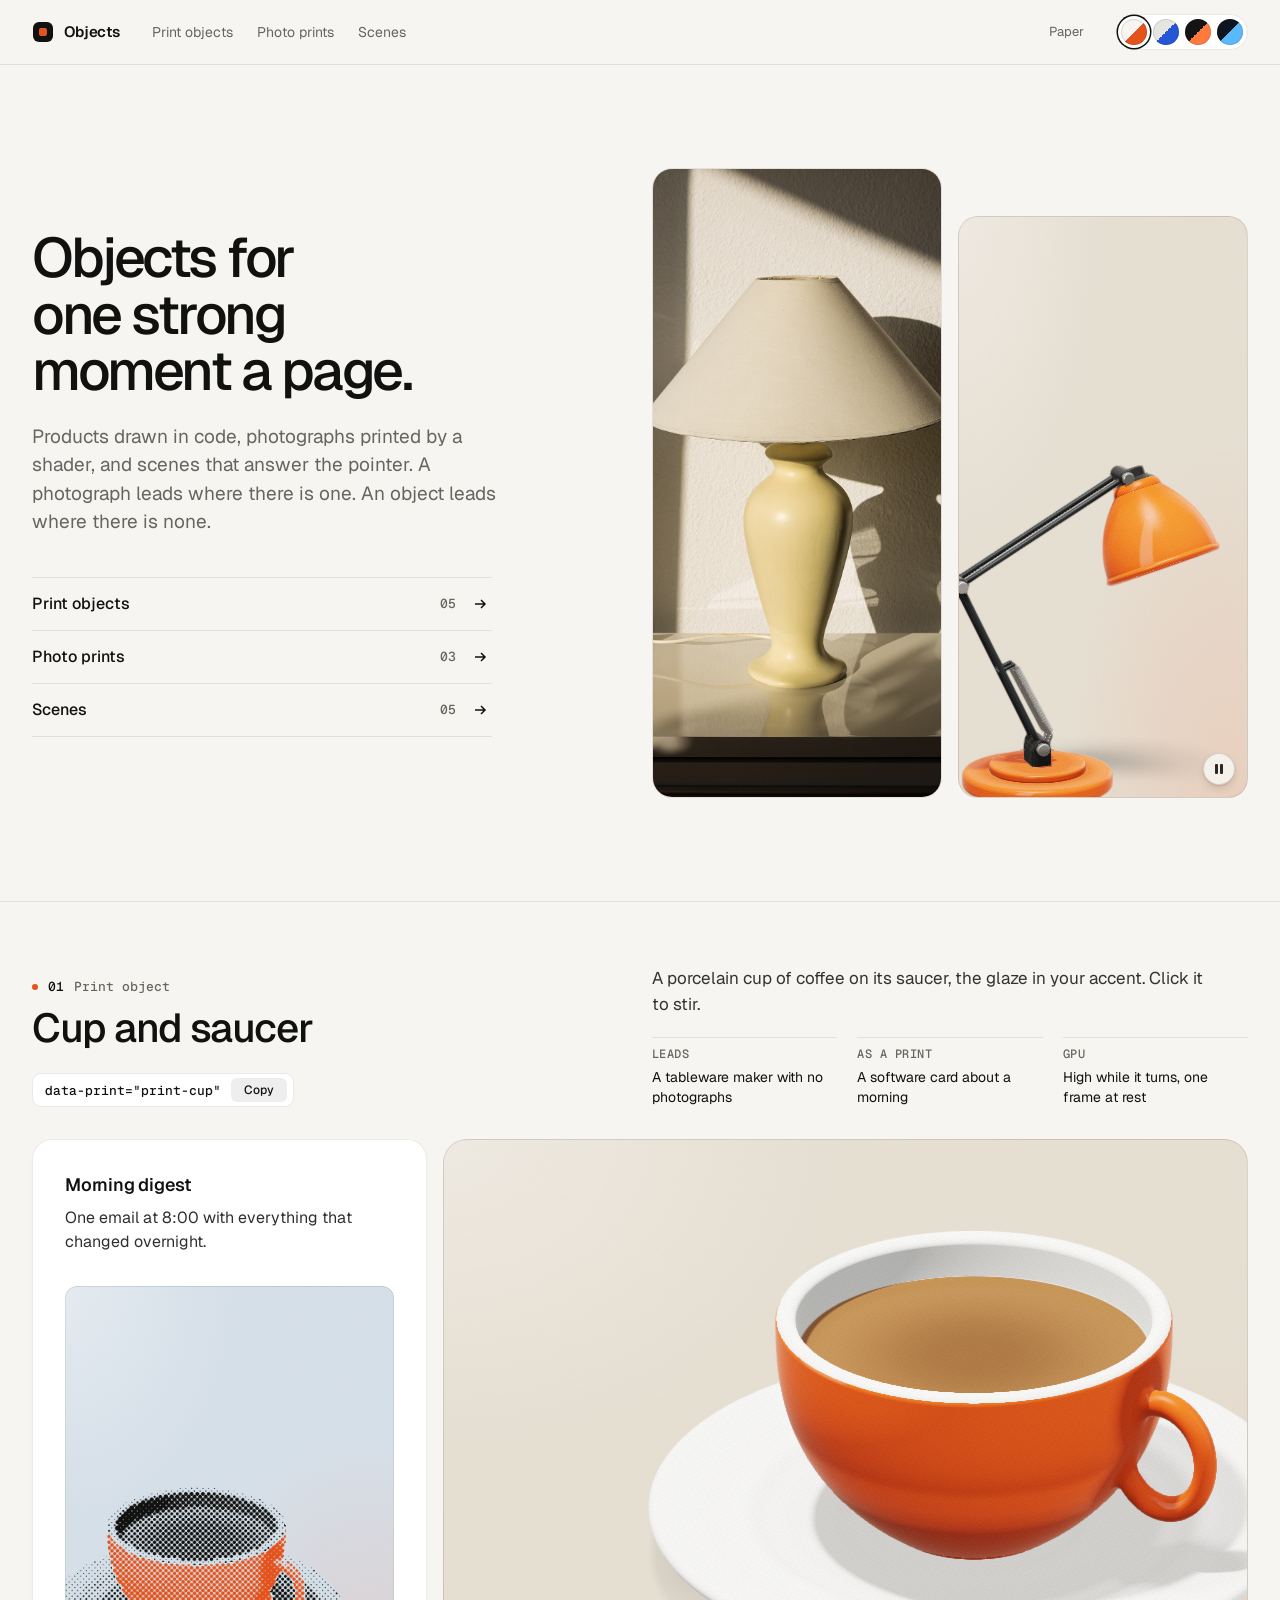
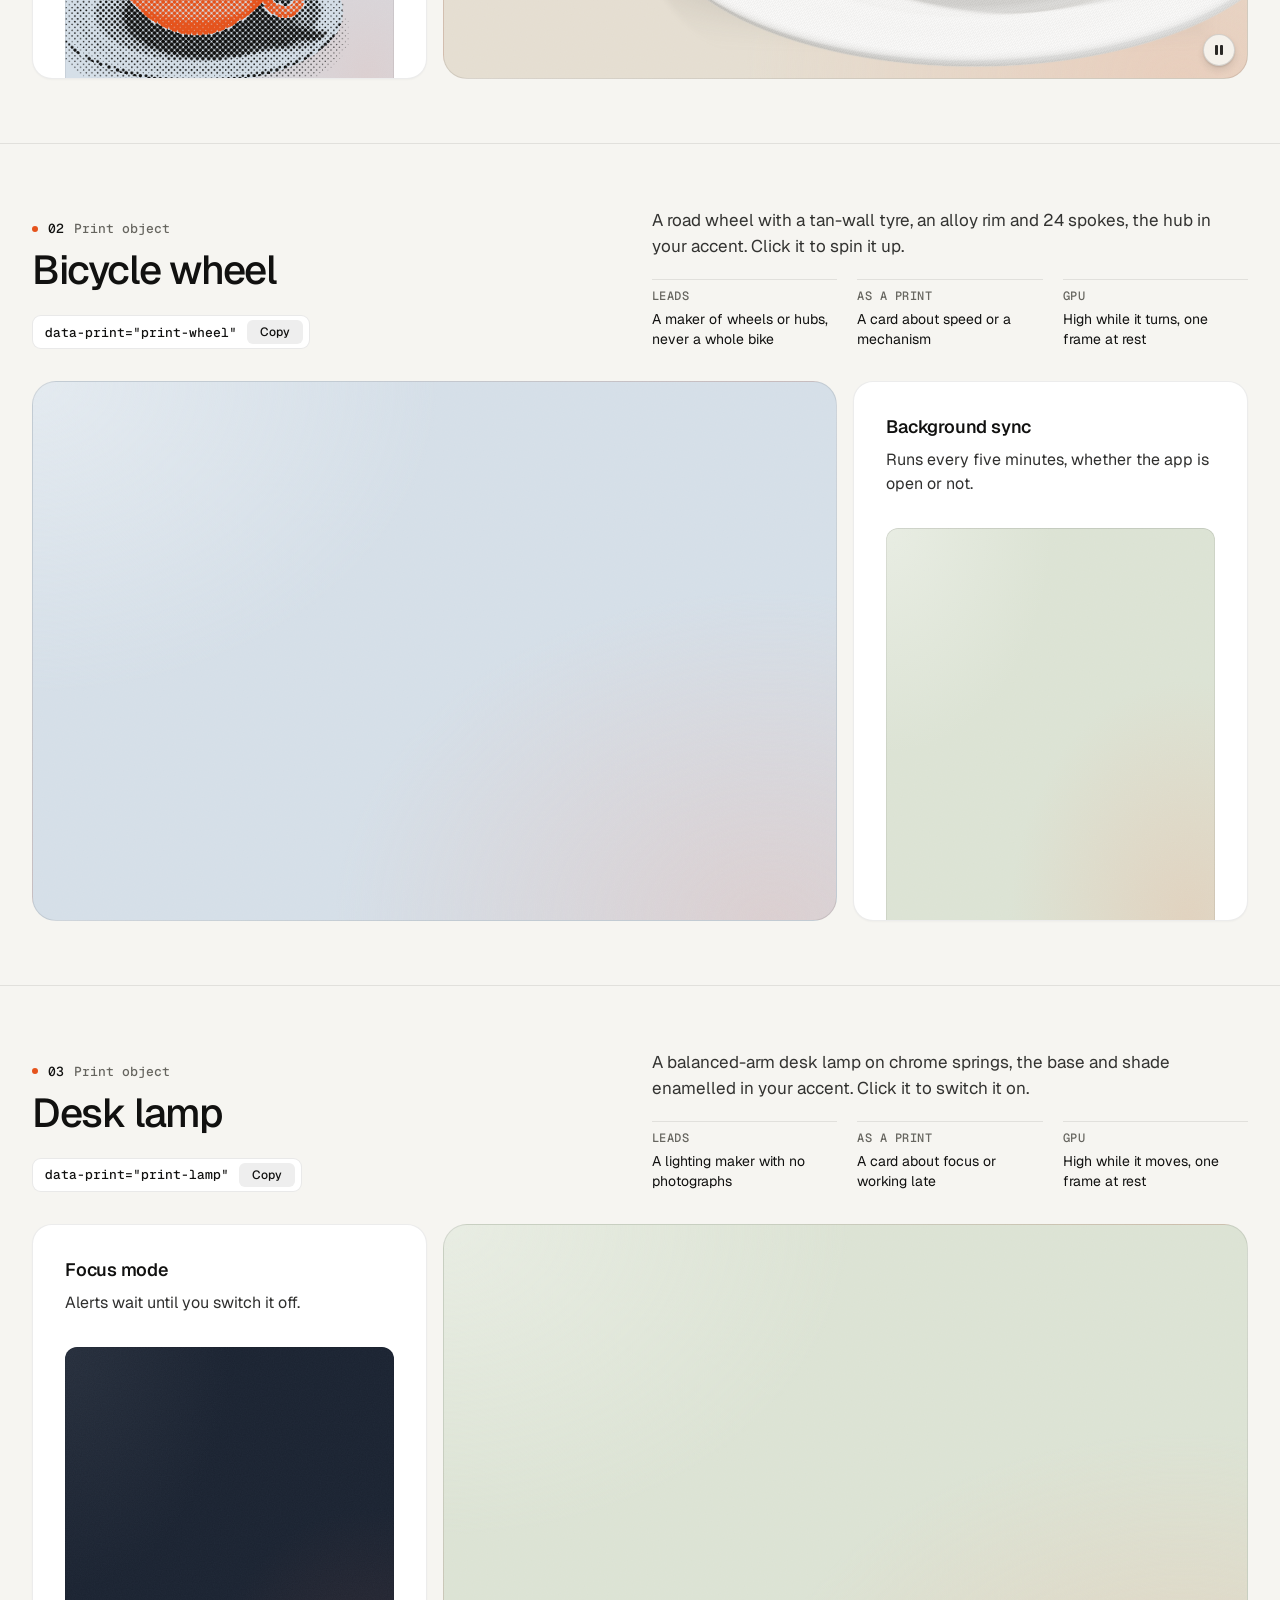
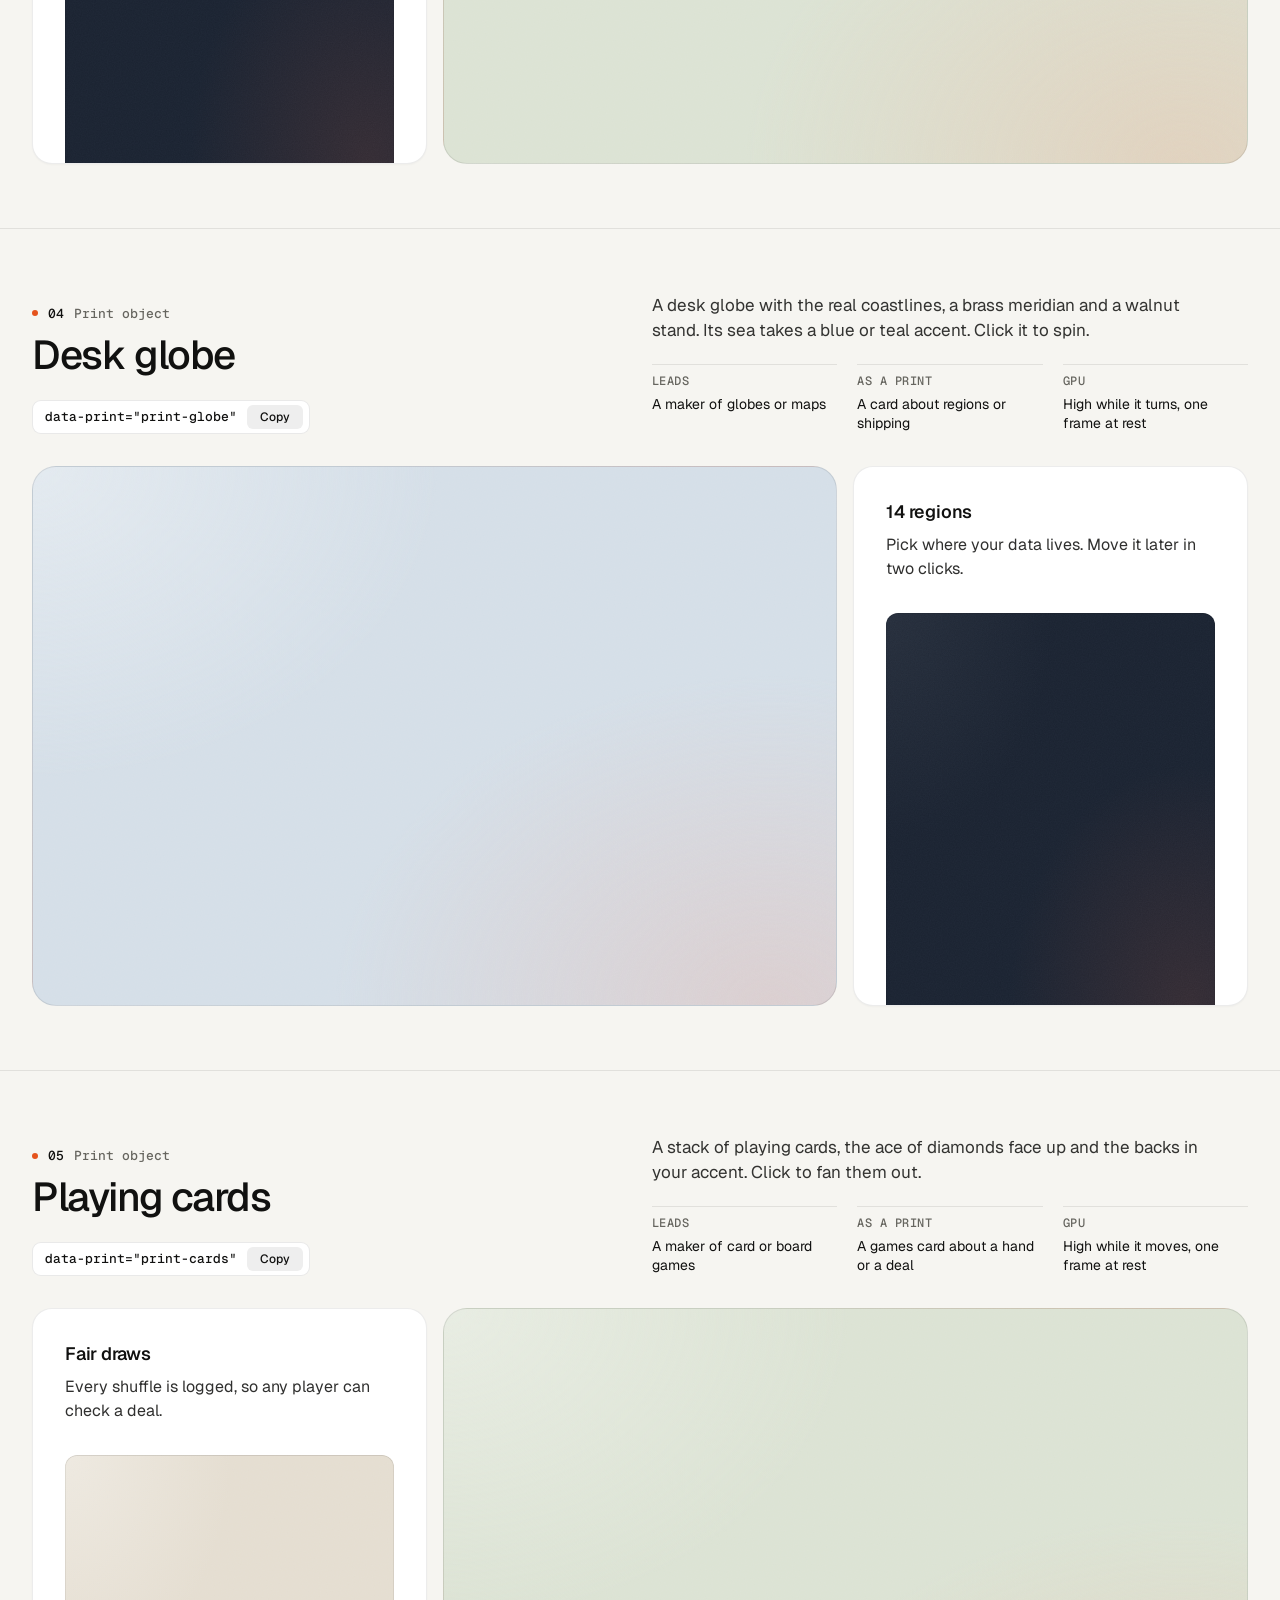
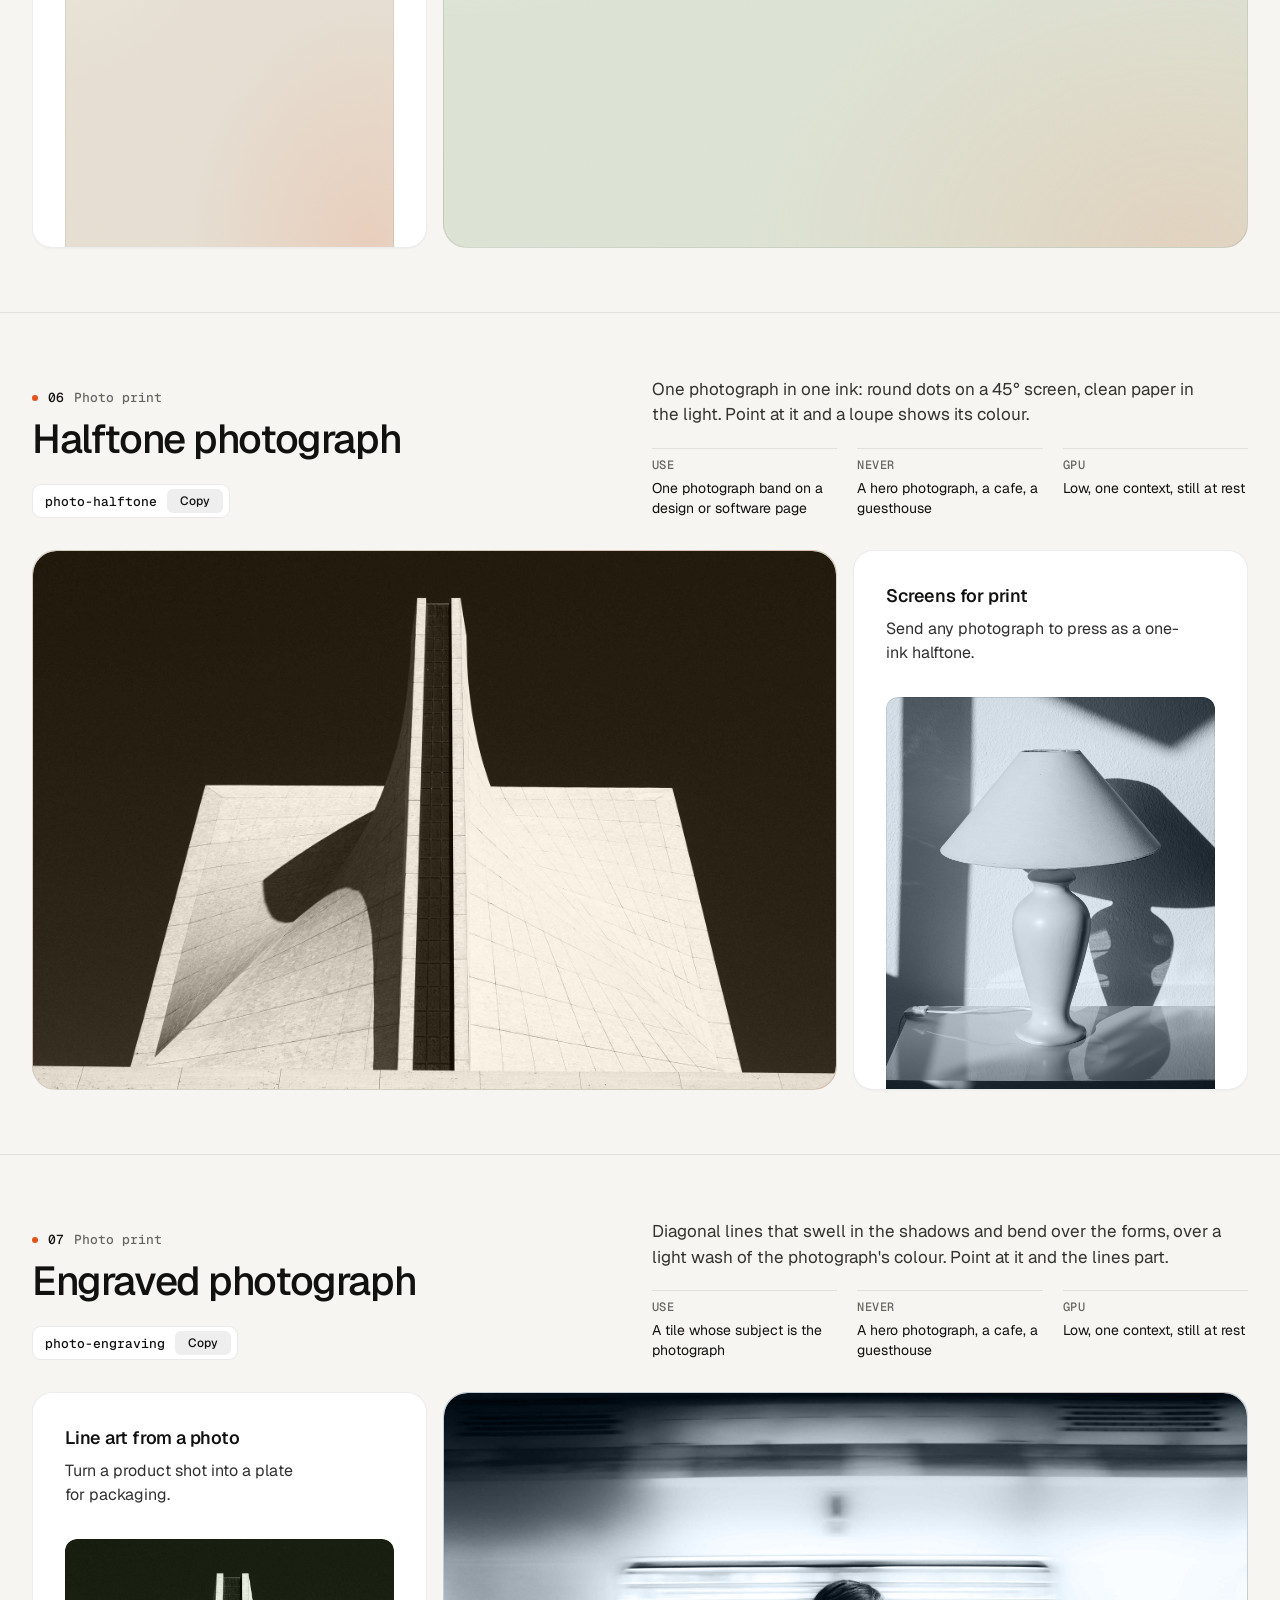
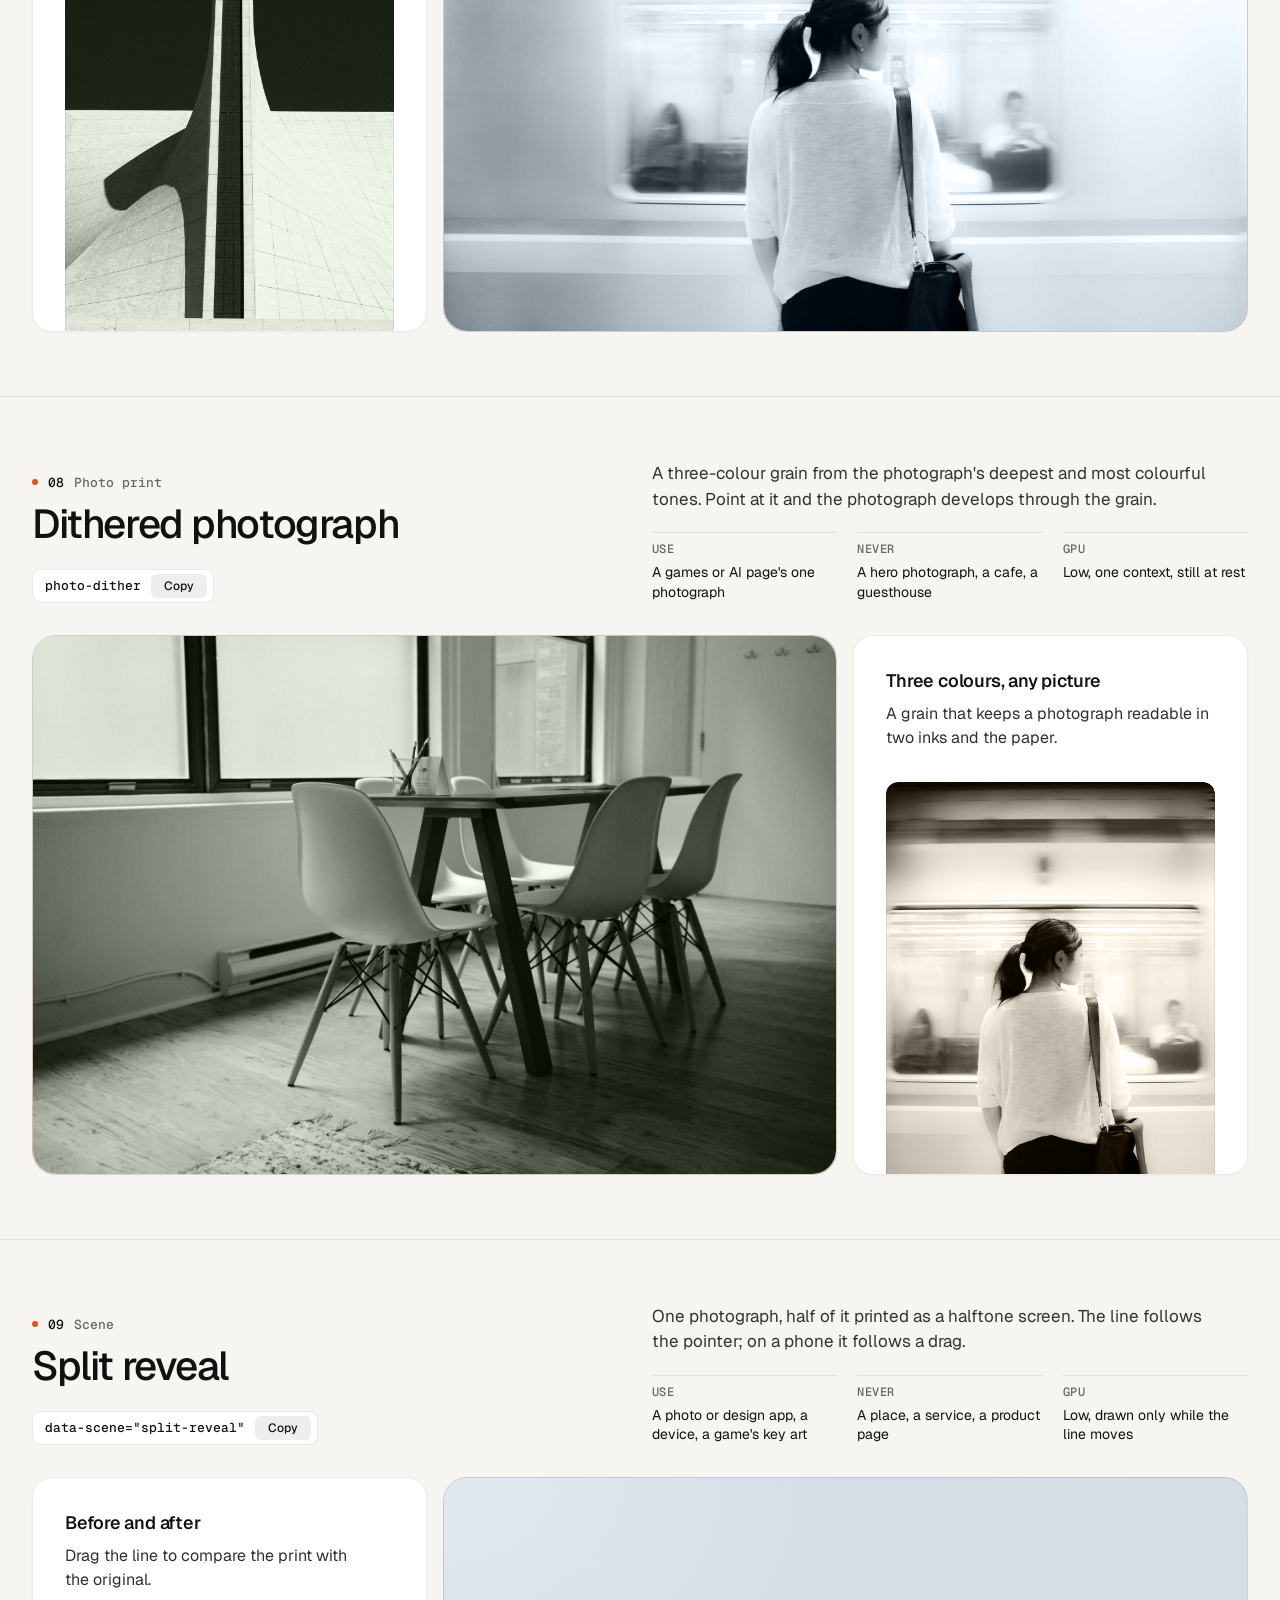
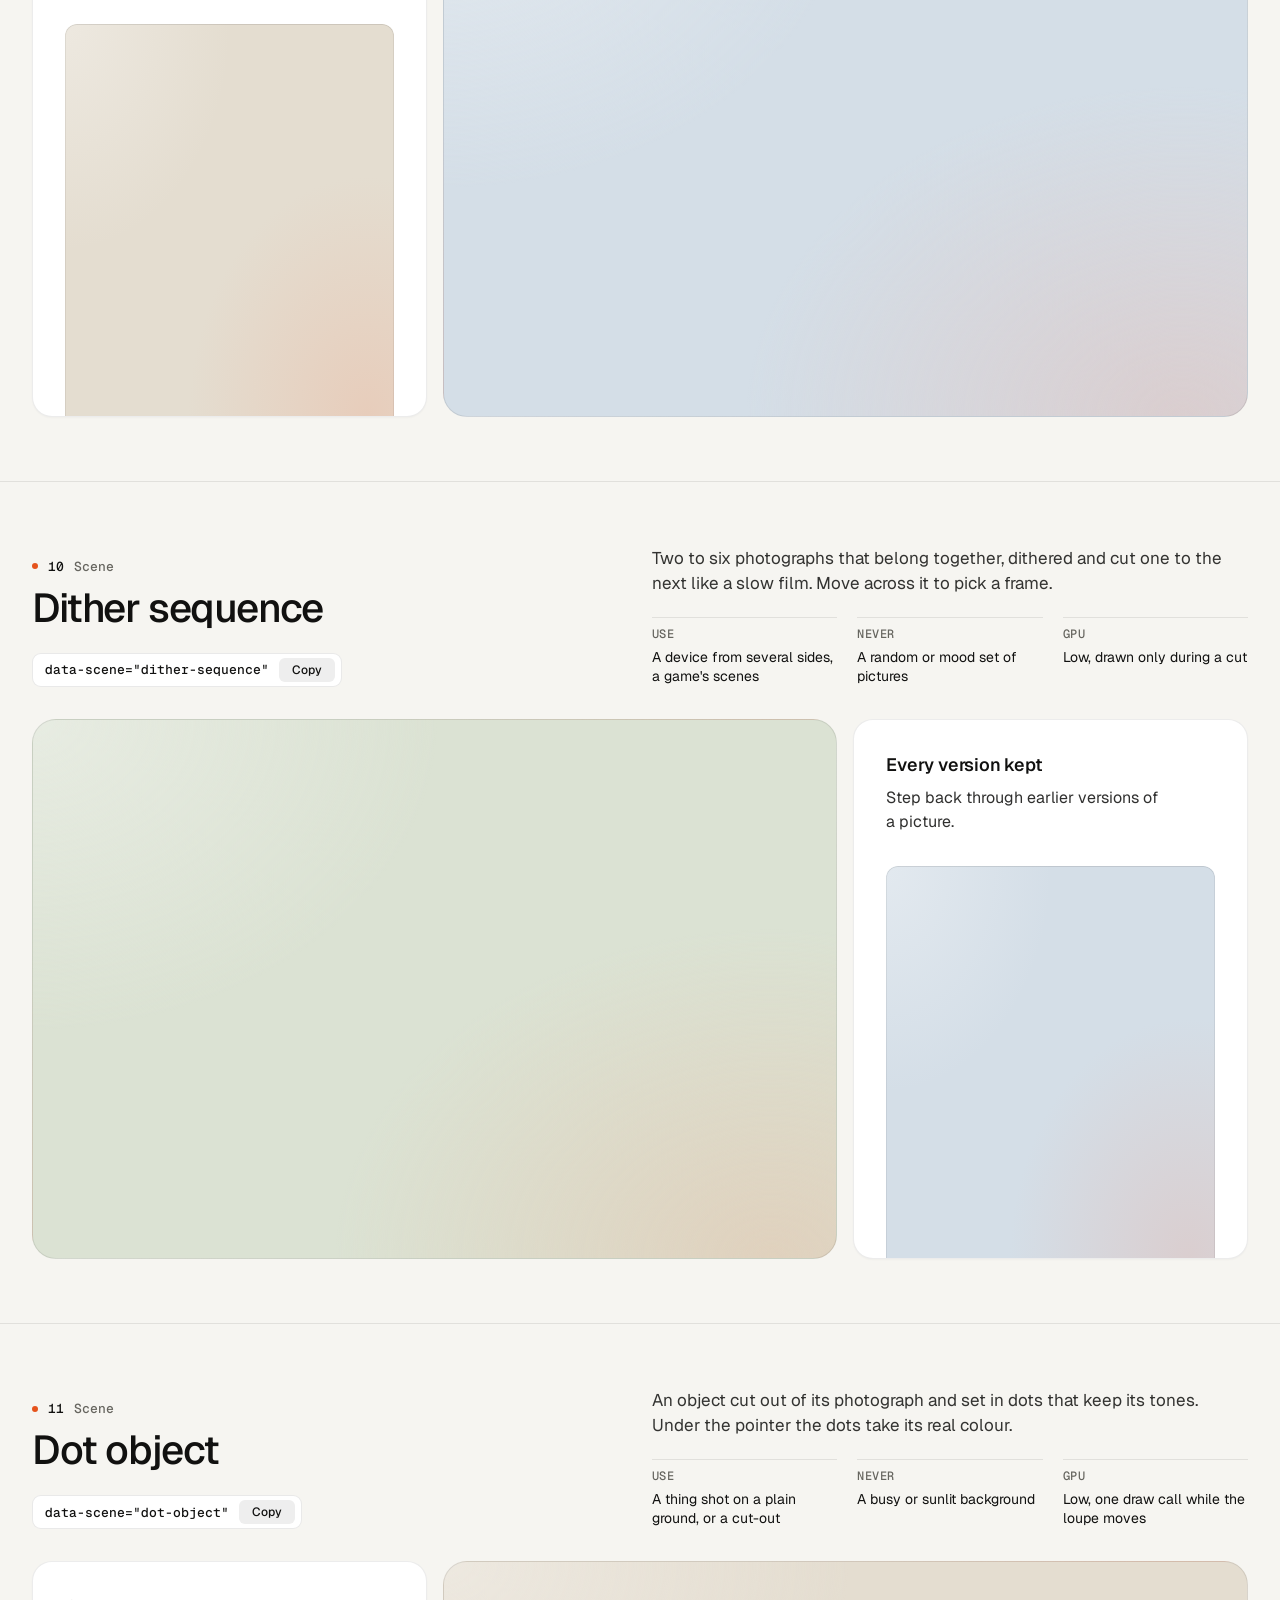
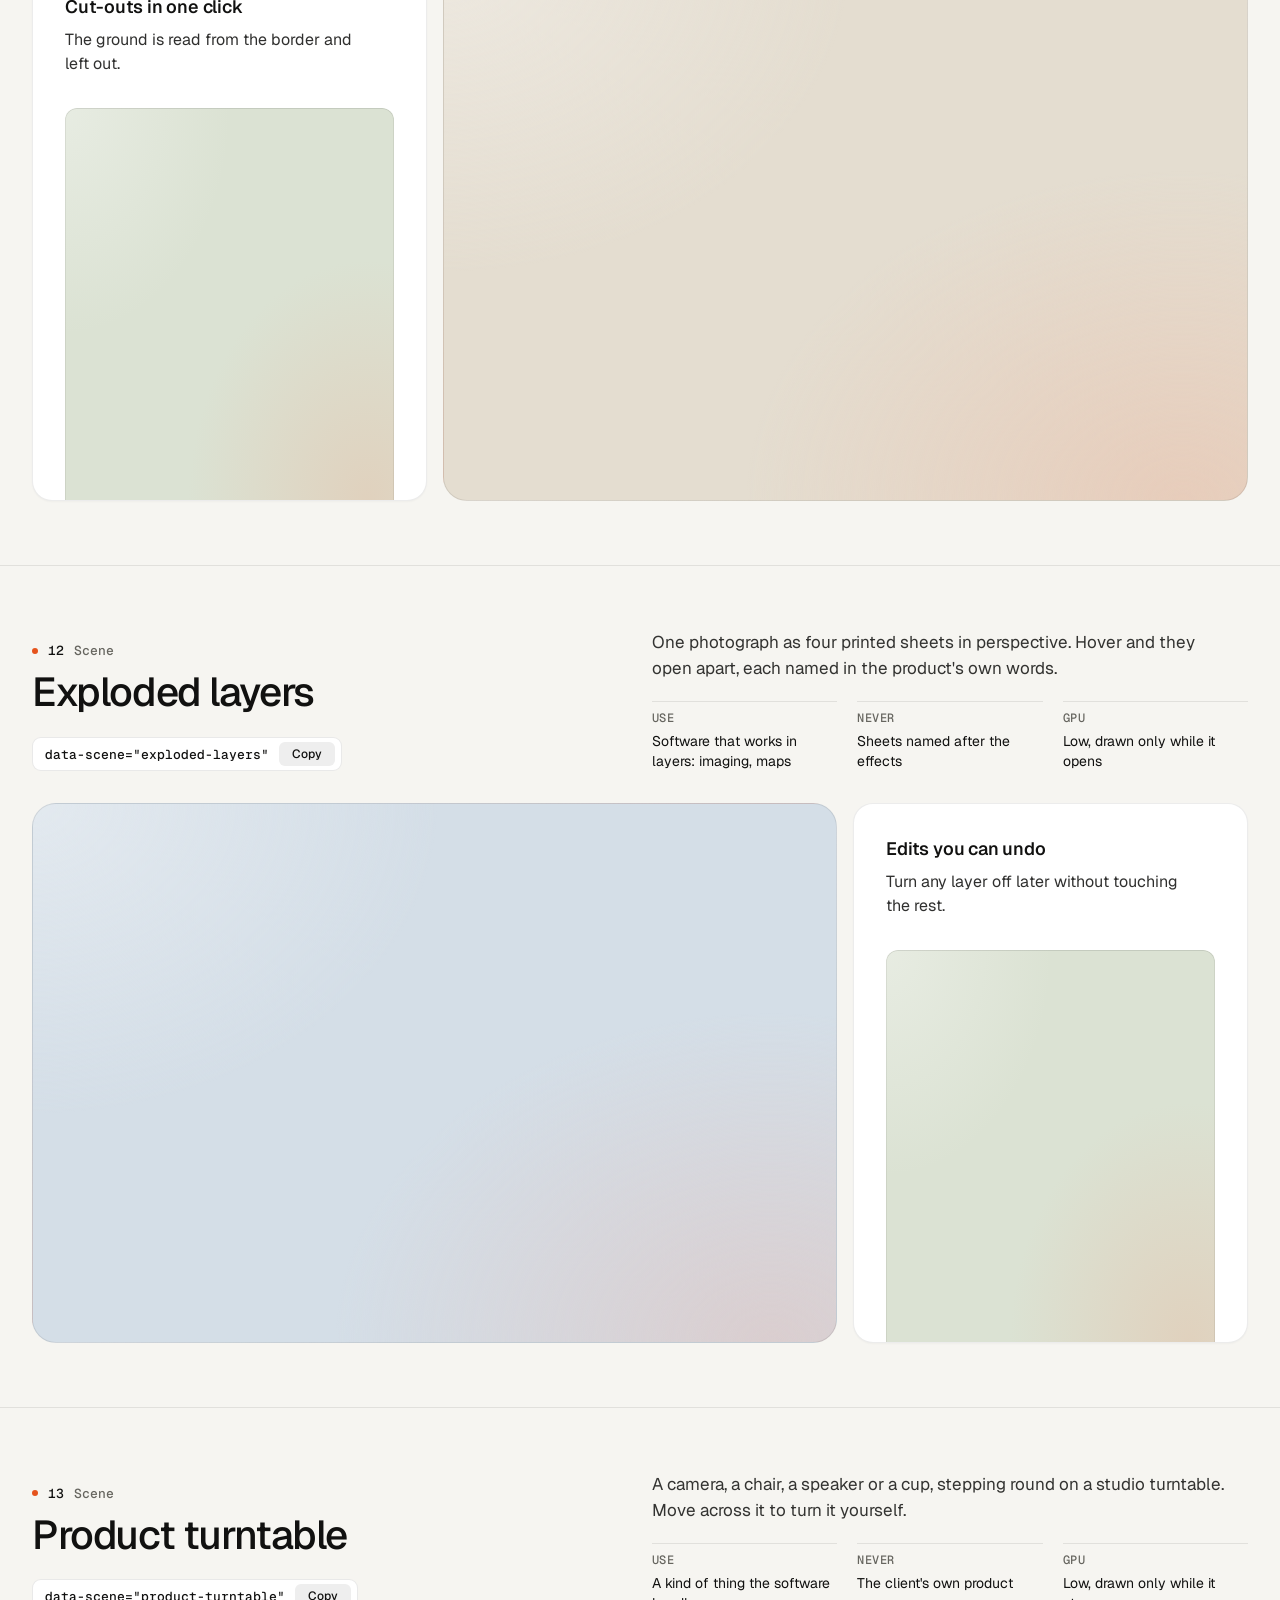
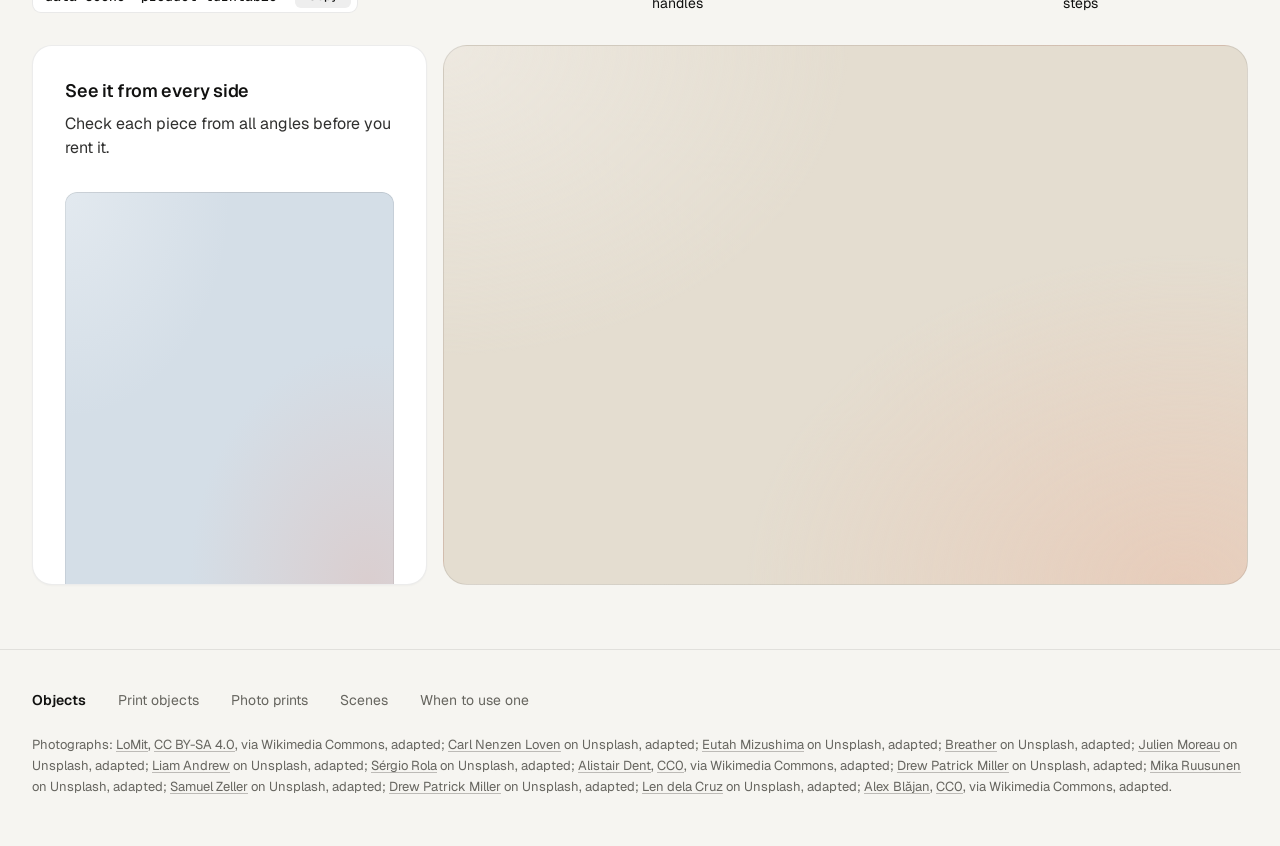
<file: assets/objects/index.html>
<!doctype html>
<html lang="en" data-palette="paper">
<head>
<script>window.__tpGlMax = 16;   /* a gallery shows many live effects at once; a page of a site keeps the default 4 (fx.js) */</script>
<meta charset="utf-8">
<meta name="viewport" content="width=device-width, initial-scale=1">
<title>Objects</title>
<meta name="description" content="Thirteen objects for one strong moment a page: products drawn in code, photographs printed by a shader, scenes that answer the pointer.">
<link rel="icon" href="data:,">
<link rel="preconnect" href="https://fonts.googleapis.com">
<link rel="preconnect" href="https://fonts.gstatic.com" crossorigin>
<link href="https://fonts.googleapis.com/css2?family=Geist:wght@300..700&family=Geist+Mono:wght@400;500&display=swap" rel="stylesheet">
<link rel="stylesheet" href="../ui/base.css">
<link rel="stylesheet" href="../ui/cards.css">
<style>
  /* palettes: page tokens, four grounds (--g1 sand, --g2 sky, --g3 sage, --g4 deep) and the globe's sea */
  :root {
    --font-text: "Geist", system-ui, sans-serif; --font-mono: "Geist Mono", ui-monospace, monospace;
    --ease: cubic-bezier(.2, .7, .2, 1);
    --gutter: 32px; --max: 1312px;
  }
  [data-palette="paper"] { --bg: #f6f5f1; --card: #ffffff; --surface: #ffffff; --ink: #111110; --muted: #66655f; --accent: #e5531c; --accent-ink: #ffffff;
    --g1: #e4ddd0; --g2: #d4dee7; --g3: #dbe2d3; --g4: #1a2230; --sea: #2f6aa8; --line: rgb(17 17 16 / 0.09); }
  [data-palette="stone"] { --bg: #e6e5e1; --card: #f3f2ef; --surface: #f3f2ef; --ink: #1a1b1d; --muted: #5d5e62; --accent: #2456d6; --accent-ink: #ffffff;
    --g1: #d6d5d0; --g2: #c9d4df; --g3: #dad3c6; --g4: #1d2633; --sea: #2456d6; --line: rgb(26 27 29 / 0.1); }
  [data-palette="graphite"] { --bg: #0b0b0c; --card: #141416; --surface: #141416; --ink: #f2f2ef; --muted: #96979c; --accent: #ff7a3c; --accent-ink: #120c08;
    --g1: #1e1d1b; --g2: #17202a; --g3: #1b201b; --g4: #23262c; --sea: #4f9be0; --line: rgb(242 242 239 / 0.09); }
  [data-palette="night"] { --bg: #070b14; --card: #0e1420; --surface: #0e1420; --ink: #e9edf3; --muted: #8b94a4; --accent: #5ab9fc; --accent-ink: #07101a;
    --g1: #121a29; --g2: #0f2231; --g3: #16202b; --g4: #1b2536; --sea: #5ab9fc; --line: rgb(233 237 243 / 0.09); }

  * { box-sizing: border-box; }
  html { scroll-padding-top: 64px; }
  html, body { margin: 0; }
  body { font-family: var(--font-text); background: var(--bg); color: var(--ink); -webkit-font-smoothing: antialiased; font-size: 16px; line-height: 1.5;
    transition: background-color 320ms var(--ease), color 320ms var(--ease); }
  a { color: inherit; }
  .wrap { max-width: var(--max); margin: 0 auto; padding: 0 var(--gutter); }

  /* ------------------------------------------------ the bar */
  .bar { position: sticky; top: 0; z-index: 30; background: color-mix(in oklab, var(--bg) 84%, transparent); backdrop-filter: blur(16px) saturate(1.2); border-bottom: 1px solid var(--line); }
  .bar__in { height: 64px; display: flex; align-items: center; gap: 32px; }
  .brand { display: inline-flex; align-items: center; gap: 10px; font-weight: 600; font-size: 15px; letter-spacing: -0.01em; text-decoration: none; }
  .brand svg { width: 22px; height: 22px; }
  .brand svg .a { fill: var(--accent); transition: transform 420ms var(--ease); transform-origin: 11px 11px; }
  .brand:hover svg .a { transform: rotate(90deg); }
  .nav { display: flex; gap: 24px; font-size: 14px; }
  .nav a { position: relative; text-decoration: none; color: var(--muted); transition: color 180ms ease; padding: 6px 0; }
  .nav a::after { content: ""; position: absolute; left: 0; right: 0; bottom: 0; height: 1px; background: currentColor; transform: scaleX(0); transform-origin: left; transition: transform 260ms var(--ease); }
  .nav a:hover { color: var(--ink); }
  .nav a:hover::after { transform: scaleX(1); }
  .sp { flex: 1; }
  .swatches { display: flex; align-items: center; gap: 6px; padding: 4px; border-radius: 999px; border: 1px solid var(--line); background: var(--card); }
  .sw { position: relative; width: 26px; height: 26px; border-radius: 50%; border: 0; padding: 0; cursor: pointer; background: linear-gradient(135deg, var(--s-bg) 0 50%, var(--s-ac) 50% 100%);
    box-shadow: inset 0 0 0 1px rgb(0 0 0 / 0.12); transition: transform 200ms var(--ease); }
  .sw::after { content: ""; position: absolute; inset: -3px; border-radius: 50%; box-shadow: 0 0 0 1.5px var(--ink); opacity: 0; transform: scale(0.8); transition: opacity 200ms ease, transform 260ms var(--ease); }
  .sw:hover { transform: scale(1.08); }
  .sw:active { transform: scale(0.94); }
  .sw[aria-pressed="true"]::after { opacity: 1; transform: scale(1); }
  .sw:focus-visible { outline: 2px solid var(--ink); outline-offset: 3px; }
  .sw-label { font-size: 13px; color: var(--muted); min-width: 60px; text-align: right; }

  /* ------------------------------------------------ grounds: a soft lit mesh of the ground's own tone, a fine grain */
  .gr, .card > .panel.gr { --calm-k: 0%; background-color: var(--pg);
    background-image:
      radial-gradient(80% 90% at 92% 100%, color-mix(in oklab, var(--accent) 13%, var(--pg)), transparent 68%),
      radial-gradient(70% 80% at 0% 0%, color-mix(in oklab, var(--lift, #ffffff) var(--lift-k, 34%), var(--pg)), transparent 72%); }
  .gr.dk, [data-palette="graphite"] .gr, [data-palette="night"] .gr { --lift: #ffffff; --lift-k: 6%; }
  .grain { position: absolute; inset: 0; z-index: 0; pointer-events: none; opacity: .32; mix-blend-mode: soft-light; border-radius: inherit;
    background-image: url("data:image/svg+xml;utf8,<svg xmlns='http://www.w3.org/2000/svg' width='160' height='160'><filter id='n'><feTurbulence type='fractalNoise' baseFrequency='.85' numOctaves='2' stitchTiles='stitch'/><feColorMatrix values='0 0 0 0 .5  0 0 0 0 .5  0 0 0 0 .5  0 0 0 .9 0'/></filter><rect width='100%' height='100%' filter='url(%23n)'/></svg>"); }
  .slot { position: absolute; inset: 0; z-index: 1; border-radius: inherit; }
  .slot > .host { position: absolute; inset: 0; border-radius: inherit; overflow: hidden; }

  /* ------------------------------------------------ hero */
  .hero { min-height: calc(100svh - 64px); display: grid; align-items: center; padding: 56px 0; }
  .hero__grid { display: grid; grid-template-columns: repeat(12, minmax(0, 1fr)); gap: 24px; align-items: center; }
  .hero__copy { grid-column: 1 / span 5; }
  .hero h1 { margin: 0; font-size: clamp(44px, 3.4vw + 12px, 72px); line-height: 1.02; letter-spacing: -0.045em; font-weight: 520; text-wrap: balance; }
  .hero__lede { margin: 24px 0 0; font-size: 19px; line-height: 1.5; color: var(--muted); max-width: 40ch; text-wrap: pretty; }
  .index { margin: 40px 0 0; padding: 0; list-style: none; border-top: 1px solid var(--line); max-width: 460px; }
  .index a { display: grid; grid-template-columns: 1fr auto 20px; align-items: center; gap: 16px; padding: 14px 0; border-bottom: 1px solid var(--line); text-decoration: none; font-size: 16px; font-weight: 500; }
  .index a span { font: 500 13px/1 var(--font-mono); color: var(--muted); }
  .index a svg { width: 16px; height: 16px; transition: transform 260ms var(--ease); }
  .index a:hover svg { transform: translateX(4px); }
  .hero__pics { grid-column: 7 / span 6; display: grid; grid-template-columns: 1fr 1fr; gap: 16px; height: min(70svh, 660px); min-height: 440px; }
  .pic { position: relative; overflow: clip; border-radius: 20px; border: 1px solid var(--line); isolation: isolate; }
  .pic img { position: absolute; inset: 0; width: 100%; height: 100%; object-fit: cover; object-position: 50% 42%; display: block; }
  .pic--down { margin-top: 48px; }

  /* ------------------------------------------------ an object, one screen */
  .obj { min-height: calc(100svh - 64px); display: grid; align-content: center; padding: 64px 0; border-top: 1px solid var(--line); }
  .obj__head { display: grid; grid-template-columns: repeat(12, minmax(0, 1fr)); gap: 24px; align-items: end; margin-bottom: 32px; }
  .obj__title { grid-column: 1 / span 5; }
  .obj__n { margin: 0 0 14px; font: 500 13px/1 var(--font-mono); color: var(--muted); display: flex; gap: 10px; align-items: center; }
  .obj__n b { color: var(--ink); font-weight: 500; }
  .obj__n i { width: 6px; height: 6px; border-radius: 50%; background: var(--accent); display: inline-block; }
  .obj h2 { margin: 0; font-size: clamp(34px, 1.9vw + 16px, 52px); line-height: 1.04; letter-spacing: -0.035em; font-weight: 520; text-wrap: balance; }
  .obj__about { grid-column: 7 / span 6; }
  .obj__line { margin: 0; font-size: 17px; line-height: 1.5; color: color-mix(in oklab, var(--ink) 82%, var(--bg)); max-width: 52ch; text-wrap: pretty; }
  .facts { display: grid; grid-template-columns: repeat(3, minmax(0, 1fr)); gap: 20px; margin: 20px 0 0; }
  .facts div { border-top: 1px solid var(--line); padding-top: 10px; }
  .facts dt { font: 500 12px/1 var(--font-mono); color: var(--muted); text-transform: uppercase; letter-spacing: .04em; }
  .facts dd { margin: 8px 0 0; font-size: 14px; line-height: 1.4; }
  .copy { margin-top: 24px; display: inline-flex; align-items: center; gap: 10px; height: 34px; padding: 0 6px 0 12px; border-radius: 9px; border: 1px solid var(--line);
    background: var(--card); color: var(--ink); font: 500 13px/1 var(--font-mono); cursor: pointer; transition: border-color 180ms ease, transform 160ms var(--ease); }
  .copy:hover { border-color: color-mix(in oklab, var(--ink) 24%, transparent); }
  .copy:active { transform: scale(0.97); }
  .copy:focus-visible { outline: 2px solid var(--ink); outline-offset: 2px; }
  .copy em { font-style: normal; display: inline-grid; place-items: center; height: 24px; padding: 0 8px; border-radius: 6px; background: color-mix(in oklab, var(--ink) 7%, transparent); font-family: var(--font-text); font-size: 12px; overflow: hidden; }
  .copy em span { grid-area: 1 / 1; transition: transform 260ms var(--ease), opacity 200ms ease; }
  .copy em span + span { transform: translateY(110%); opacity: 0; }
  .copy.done em span:first-child { transform: translateY(-110%); opacity: 0; }
  .copy.done em span + span { transform: none; opacity: 1; }

  .duo { display: grid; grid-template-columns: repeat(12, minmax(0, 1fr)); gap: 16px; height: clamp(400px, calc(100svh - 360px), 600px); }
  .big { grid-column: 1 / span 8; position: relative; overflow: clip; isolation: isolate; border-radius: 24px; border: 1px solid var(--line); }
  .duo .card { grid-column: 9 / span 4; }
  .obj:nth-of-type(even) .big { grid-column: 5 / span 8; grid-row: 1; }
  .obj:nth-of-type(even) .duo .card { grid-column: 1 / span 4; grid-row: 1; }
  .duo .card > .panel { flex: 1 1 auto; min-height: 0; }

  /* ------------------------------------------------ footer */
  .foot { border-top: 1px solid var(--line); padding: 40px 0 48px; font-size: 14px; color: var(--muted); }
  .foot__row { display: flex; flex-wrap: wrap; gap: 12px 32px; align-items: baseline; }
  .foot__row b { color: var(--ink); font-weight: 600; }
  .foot__row a { text-decoration: none; }
  .foot__row a:hover { color: var(--ink); }
  .credits { margin: 24px 0 0; font-size: 13px; line-height: 1.6; color: var(--muted); }
  .credits a { text-decoration: underline; text-decoration-color: color-mix(in oklab, currentColor 40%, transparent); text-underline-offset: 2px; }

  @media (max-width: 1023px) {
    .hero__copy, .hero__pics { grid-column: 1 / -1; }
    .hero__pics { height: auto; min-height: 0; }
    .pic { aspect-ratio: 3 / 4; }
    .obj__title, .obj__about { grid-column: 1 / -1; }
    .duo { height: auto; grid-template-columns: minmax(0, 1fr); }
    .big, .duo .card, .obj:nth-of-type(even) .big, .obj:nth-of-type(even) .duo .card { grid-column: 1 / -1; grid-row: auto; }
    .big { aspect-ratio: 4 / 3; }
    .duo .card > .panel { flex: none; height: 320px; }
  }
  @media (max-width: 760px) {
    :root { --gutter: 16px; }
    .nav, .sw-label { display: none; }
    .hero { padding: 32px 0 40px; }
    .hero__lede { font-size: 17px; }
    .hero__pics { gap: 10px; }
    .pic { border-radius: 16px; }
    .pic--down { margin-top: 28px; }
    .obj { padding: 72px 0; min-height: 0; }
    .obj .wrap { display: flex; flex-direction: column; }
    .obj__head, .obj__about { display: contents; }
    .obj__title { order: 1; margin-bottom: 16px; }
    .obj__line { order: 2; margin-bottom: 28px; }
    .duo { order: 3; }
    .facts { order: 4; margin-top: 28px; }
    .copy, .index { display: none; }
    .facts { grid-template-columns: minmax(0, 1fr); gap: 0; }
    .facts div { display: grid; grid-template-columns: 96px 1fr; gap: 12px; padding: 10px 0; }
    .facts dd { margin: 0; }
    .big { aspect-ratio: 4 / 5; border-radius: 18px; }
    .duo .card > .panel { height: 300px; }
  }
  @media (prefers-reduced-motion: reduce) { *, *::before, *::after { transition-duration: 0ms !important; } }
</style>
</head>
<body>
<header class="bar">
  <div class="wrap bar__in">
    <a class="brand" href="#top" aria-label="Objects, back to the top">
      <svg viewBox="0 0 22 22" aria-hidden="true"><rect x="1" y="1" width="20" height="20" rx="6" fill="currentColor"/><rect class="a" x="7" y="7" width="8" height="8" rx="2"/></svg>
      Objects
    </a>
    <nav class="nav" aria-label="Families">
      <a href="#print-cup">Print objects</a>
      <a href="#photo-halftone">Photo prints</a>
      <a href="#split-reveal">Scenes</a>
    </nav>
    <span class="sp"></span>
    <span class="sw-label" id="sw-label">Paper</span>
    <div class="swatches" role="group" aria-label="Palette">
      <button type="button" class="sw" data-pal="paper" aria-label="Paper" aria-pressed="true" style="--s-bg:#f6f5f1;--s-ac:#e5531c"></button>
      <button type="button" class="sw" data-pal="stone" aria-label="Stone" aria-pressed="false" style="--s-bg:#e6e5e1;--s-ac:#2456d6"></button>
      <button type="button" class="sw" data-pal="graphite" aria-label="Graphite" aria-pressed="false" style="--s-bg:#141416;--s-ac:#ff7a3c"></button>
      <button type="button" class="sw" data-pal="night" aria-label="Night" aria-pressed="false" style="--s-bg:#0e1420;--s-ac:#5ab9fc"></button>
    </div>
  </div>
</header>

<main id="top">
  <section class="hero">
    <div class="wrap hero__grid">
      <div class="hero__copy">
        <h1>Objects for one strong moment a page.</h1>
        <p class="hero__lede">Products drawn in code, photographs printed by a shader, and scenes that answer the pointer. A photograph leads where there is one. An object leads where there is none.</p>
        <ul class="index">
          <li><a href="#print-cup">Print objects <span>05</span><svg viewBox="0 0 16 16" fill="none" stroke="currentColor" stroke-width="1.5" aria-hidden="true"><path d="M3 8h10M9 4l4 4-4 4"/></svg></a></li>
          <li><a href="#photo-halftone">Photo prints <span>03</span><svg viewBox="0 0 16 16" fill="none" stroke="currentColor" stroke-width="1.5" aria-hidden="true"><path d="M3 8h10M9 4l4 4-4 4"/></svg></a></li>
          <li><a href="#split-reveal">Scenes <span>05</span><svg viewBox="0 0 16 16" fill="none" stroke="currentColor" stroke-width="1.5" aria-hidden="true"><path d="M3 8h10M9 4l4 4-4 4"/></svg></a></li>
        </ul>
      </div>
      <div class="hero__pics">
        <div class="pic"><img src="photo-kit/photos/lamp.jpg" width="1280" height="1757" alt="Cream ceramic table lamp on a glossy side table in low sun" decoding="async"></div>
        <article class="pic pic--down gr" style="--pg: var(--g1)" aria-label="A balanced-arm desk lamp">
          <div class="grain"></div>
          <div class="slot" data-slot='{"kind":"print","id":"print-lamp","place":"card","ground":"g1","params":{"size":1.06,"x":-0.08,"y":-0.2}}'></div>
        </article>
      </div>
    </div>
  </section>

  <!-- ===================================================== print objects -->
  <section class="obj" id="print-cup">
    <div class="wrap">
      <div class="obj__head">
        <div class="obj__title"><p class="obj__n"><i></i><b>01</b> Print object</p><h2>Cup and saucer</h2>
          <button type="button" class="copy" data-copy='<div data-print="print-cup" data-print-place="card"></div>'>data-print="print-cup"<em><span>Copy</span><span>Copied</span></em></button></div>
        <div class="obj__about">
          <p class="obj__line">A porcelain cup of coffee on its saucer, the glaze in your accent. Click it to stir.</p>
          <dl class="facts"><div><dt>Leads</dt><dd>A tableware maker with no photographs</dd></div><div><dt>As a print</dt><dd>A software card about a morning</dd></div><div><dt>GPU</dt><dd>High while it turns, one frame at rest</dd></div></dl>
        </div>
      </div>
      <div class="duo">
        <article class="big gr" style="--pg: var(--g1)"><div class="grain"></div>
          <div class="slot" data-slot='{"kind":"print","id":"print-cup","place":"hero","ground":"g1","params":{"size":0.96,"x":0.16,"y":-0.04}}'></div></article>
        <article class="card"><h3>Morning digest</h3><p>One email at 8:00 with everything that changed overnight.</p>
          <div class="panel gr" style="--pg: var(--g2)"><div class="grain"></div>
            <div class="slot" data-slot='{"kind":"print","id":"print-cup","place":"card","ground":"g2","params":{"effect":"halftone","turn":0}}'></div></div></article>
      </div>
    </div>
  </section>

  <section class="obj" id="print-wheel">
    <div class="wrap">
      <div class="obj__head">
        <div class="obj__title"><p class="obj__n"><i></i><b>02</b> Print object</p><h2>Bicycle wheel</h2>
          <button type="button" class="copy" data-copy='<div data-print="print-wheel" data-print-place="card"></div>'>data-print="print-wheel"<em><span>Copy</span><span>Copied</span></em></button></div>
        <div class="obj__about">
          <p class="obj__line">A road wheel with a tan-wall tyre, an alloy rim and 24 spokes, the hub in your accent. Click it to spin it up.</p>
          <dl class="facts"><div><dt>Leads</dt><dd>A maker of wheels or hubs, never a whole bike</dd></div><div><dt>As a print</dt><dd>A card about speed or a mechanism</dd></div><div><dt>GPU</dt><dd>High while it turns, one frame at rest</dd></div></dl>
        </div>
      </div>
      <div class="duo">
        <article class="big gr" style="--pg: var(--g2)"><div class="grain"></div>
          <div class="slot" data-slot='{"kind":"print","id":"print-wheel","place":"card","ground":"g2","params":{"size":1.34,"x":-0.08,"y":-0.3}}'></div></article>
        <article class="card"><h3>Background sync</h3><p>Runs every five minutes, whether the app is open or not.</p>
          <div class="panel gr" style="--pg: var(--g3)"><div class="grain"></div>
            <div class="slot" data-slot='{"kind":"print","id":"print-wheel","place":"card","ground":"g3","params":{"effect":"halftone","turn":0}}'></div></div></article>
      </div>
    </div>
  </section>

  <section class="obj" id="print-lamp">
    <div class="wrap">
      <div class="obj__head">
        <div class="obj__title"><p class="obj__n"><i></i><b>03</b> Print object</p><h2>Desk lamp</h2>
          <button type="button" class="copy" data-copy='<div data-print="print-lamp" data-print-place="card"></div>'>data-print="print-lamp"<em><span>Copy</span><span>Copied</span></em></button></div>
        <div class="obj__about">
          <p class="obj__line">A balanced-arm desk lamp on chrome springs, the base and shade enamelled in your accent. Click it to switch it on.</p>
          <dl class="facts"><div><dt>Leads</dt><dd>A lighting maker with no photographs</dd></div><div><dt>As a print</dt><dd>A card about focus or working late</dd></div><div><dt>GPU</dt><dd>High while it moves, one frame at rest</dd></div></dl>
        </div>
      </div>
      <div class="duo">
        <article class="big gr" style="--pg: var(--g3)"><div class="grain"></div>
          <div class="slot" data-slot='{"kind":"print","id":"print-lamp","place":"hero","ground":"g3","params":{"size":0.98,"x":0.14,"y":-0.06,"angle":-24}}'></div></article>
        <article class="card"><h3>Focus mode</h3><p>Alerts wait until you switch it off.</p>
          <div class="panel gr dk" style="--pg: var(--g4)"><div class="grain"></div>
            <div class="slot" data-slot='{"kind":"print","id":"print-lamp","place":"card","ground":"g4","params":{"effect":"dither","step":1,"turn":0}}' aria-label="A desk lamp, switched on"></div></div></article>
      </div>
    </div>
  </section>

  <section class="obj" id="print-globe">
    <div class="wrap">
      <div class="obj__head">
        <div class="obj__title"><p class="obj__n"><i></i><b>04</b> Print object</p><h2>Desk globe</h2>
          <button type="button" class="copy" data-copy='<div data-print="print-globe" data-print-place="card" data-print-params=&apos;{"effect":"engrave"}&apos;></div>'>data-print="print-globe"<em><span>Copy</span><span>Copied</span></em></button></div>
        <div class="obj__about">
          <p class="obj__line">A desk globe with the real coastlines, a brass meridian and a walnut stand. Its sea takes a blue or teal accent. Click it to spin.</p>
          <dl class="facts"><div><dt>Leads</dt><dd>A maker of globes or maps</dd></div><div><dt>As a print</dt><dd>A card about regions or shipping</dd></div><div><dt>GPU</dt><dd>High while it turns, one frame at rest</dd></div></dl>
        </div>
      </div>
      <div class="duo">
        <article class="big gr" style="--pg: var(--g2)"><div class="grain"></div>
          <div class="slot" data-slot='{"kind":"print","id":"print-globe","place":"card","ground":"g2","sea":true,"params":{"size":1.3,"x":-0.1,"y":-0.3}}'></div></article>
        <article class="card"><h3>14 regions</h3><p>Pick where your data lives. Move it later in two clicks.</p>
          <div class="panel gr dk" style="--pg: var(--g4)"><div class="grain"></div>
            <div class="slot" data-slot='{"kind":"print","id":"print-globe","place":"card","ground":"g4","sea":true,"params":{"effect":"engrave","turn":0}}'></div></div></article>
      </div>
    </div>
  </section>

  <section class="obj" id="print-cards">
    <div class="wrap">
      <div class="obj__head">
        <div class="obj__title"><p class="obj__n"><i></i><b>05</b> Print object</p><h2>Playing cards</h2>
          <button type="button" class="copy" data-copy='<div data-print="print-cards" data-print-place="card"></div>'>data-print="print-cards"<em><span>Copy</span><span>Copied</span></em></button></div>
        <div class="obj__about">
          <p class="obj__line">A stack of playing cards, the ace of diamonds face up and the backs in your accent. Click to fan them out.</p>
          <dl class="facts"><div><dt>Leads</dt><dd>A maker of card or board games</dd></div><div><dt>As a print</dt><dd>A games card about a hand or a deal</dd></div><div><dt>GPU</dt><dd>High while it moves, one frame at rest</dd></div></dl>
        </div>
      </div>
      <div class="duo">
        <article class="big gr" style="--pg: var(--g3)"><div class="grain"></div>
          <div class="slot" data-slot='{"kind":"print","id":"print-cards","place":"hero","ground":"g3","params":{"size":0.98,"x":0.16,"y":-0.04}}'></div></article>
        <article class="card"><h3>Fair draws</h3><p>Every shuffle is logged, so any player can check a deal.</p>
          <div class="panel gr" style="--pg: var(--g1)"><div class="grain"></div>
            <div class="slot" data-slot='{"kind":"print","id":"print-cards","place":"card","ground":"g1","params":{"effect":"halftone","turn":0}}'></div></div></article>
      </div>
    </div>
  </section>

  <!-- ===================================================== photo prints -->
  <section class="obj" id="photo-halftone">
    <div class="wrap">
      <div class="obj__head">
        <div class="obj__title"><p class="obj__n"><i></i><b>06</b> Photo print</p><h2>Halftone photograph</h2>
          <button type="button" class="copy" data-copy="import print from './assets/objects/photo-halftone/object.js'; print.mount(frame, { palette: fx.readPalette(frame) });">photo-halftone<em><span>Copy</span><span>Copied</span></em></button></div>
        <div class="obj__about">
          <p class="obj__line">One photograph in one ink: round dots on a 45° screen, clean paper in the light. Point at it and a loupe shows its colour.</p>
          <dl class="facts"><div><dt>Use</dt><dd>One photograph band on a design or software page</dd></div><div><dt>Never</dt><dd>A hero photograph, a cafe, a guesthouse</dd></div><div><dt>GPU</dt><dd>Low, one context, still at rest</dd></div></dl>
        </div>
      </div>
      <div class="duo">
        <article class="big gr" style="--pg: var(--g1)">
          <div class="slot" data-slot='{"kind":"photo","id":"photo-halftone","ground":"g1","photo":"concrete"}'></div></article>
        <article class="card"><h3>Screens for print</h3><p>Send any photograph to press as a one-ink halftone.</p>
          <div class="panel gr" style="--pg: var(--g2)">
            <div class="slot" data-slot='{"kind":"photo","id":"photo-halftone","ground":"g2","photo":"lamp","params":{"tint":1}}'></div></div></article>
      </div>
    </div>
  </section>

  <section class="obj" id="photo-engraving">
    <div class="wrap">
      <div class="obj__head">
        <div class="obj__title"><p class="obj__n"><i></i><b>07</b> Photo print</p><h2>Engraved photograph</h2>
          <button type="button" class="copy" data-copy="import print from './assets/objects/photo-engraving/object.js'; print.mount(frame, { palette: fx.readPalette(frame) });">photo-engraving<em><span>Copy</span><span>Copied</span></em></button></div>
        <div class="obj__about">
          <p class="obj__line">Diagonal lines that swell in the shadows and bend over the forms, over a light wash of the photograph's colour. Point at it and the lines part.</p>
          <dl class="facts"><div><dt>Use</dt><dd>A tile whose subject is the photograph</dd></div><div><dt>Never</dt><dd>A hero photograph, a cafe, a guesthouse</dd></div><div><dt>GPU</dt><dd>Low, one context, still at rest</dd></div></dl>
        </div>
      </div>
      <div class="duo">
        <article class="big gr" style="--pg: var(--g2)">
          <div class="slot" data-slot='{"kind":"photo","id":"photo-engraving","ground":"g2","photo":"platform","photoDark":"concrete"}'></div></article>
        <article class="card"><h3>Line art from a photo</h3><p>Turn a product shot into a plate for packaging.</p>
          <div class="panel gr" style="--pg: var(--g3)">
            <div class="slot" data-slot='{"kind":"photo","id":"photo-engraving","ground":"g3","photo":"concrete","photoDark":"room"}'></div></div></article>
      </div>
    </div>
  </section>

  <section class="obj" id="photo-dither">
    <div class="wrap">
      <div class="obj__head">
        <div class="obj__title"><p class="obj__n"><i></i><b>08</b> Photo print</p><h2>Dithered photograph</h2>
          <button type="button" class="copy" data-copy="import print from './assets/objects/photo-dither/object.js'; print.mount(frame, { palette: fx.readPalette(frame) });">photo-dither<em><span>Copy</span><span>Copied</span></em></button></div>
        <div class="obj__about">
          <p class="obj__line">A three-colour grain from the photograph's deepest and most colourful tones. Point at it and the photograph develops through the grain.</p>
          <dl class="facts"><div><dt>Use</dt><dd>A games or AI page's one photograph</dd></div><div><dt>Never</dt><dd>A hero photograph, a cafe, a guesthouse</dd></div><div><dt>GPU</dt><dd>Low, one context, still at rest</dd></div></dl>
        </div>
      </div>
      <div class="duo">
        <article class="big gr" style="--pg: var(--g3)">
          <div class="slot" data-slot='{"kind":"photo","id":"photo-dither","ground":"g3","photo":"room"}'></div></article>
        <article class="card"><h3>Three colours, any picture</h3><p>A grain that keeps a photograph readable in two inks and the paper.</p>
          <div class="panel gr" style="--pg: var(--g1)">
            <div class="slot" data-slot='{"kind":"photo","id":"photo-dither","ground":"g1","photo":"platform"}'></div></div></article>
      </div>
    </div>
  </section>

  <!-- ===================================================== scenes -->
  <section class="obj" id="split-reveal">
    <div class="wrap">
      <div class="obj__head">
        <div class="obj__title"><p class="obj__n"><i></i><b>09</b> Scene</p><h2>Split reveal</h2>
          <button type="button" class="copy" data-copy='<div data-scene="split-reveal" data-scene-src="assets/img/photo.jpg"></div>'>data-scene="split-reveal"<em><span>Copy</span><span>Copied</span></em></button></div>
        <div class="obj__about">
          <p class="obj__line">One photograph, half of it printed as a halftone screen. The line follows the pointer; on a phone it follows a drag.</p>
          <dl class="facts"><div><dt>Use</dt><dd>A photo or design app, a device, a game's key art</dd></div><div><dt>Never</dt><dd>A place, a service, a product page</dd></div><div><dt>GPU</dt><dd>Low, drawn only while the line moves</dd></div></dl>
        </div>
      </div>
      <div class="duo">
        <article class="big gr" style="--pg: var(--g2)">
          <div class="slot" data-slot='{"kind":"scene","id":"split-reveal","ground":"g2","src":"default"}'></div></article>
        <article class="card"><h3>Before and after</h3><p>Drag the line to compare the print with the original.</p>
          <div class="panel gr" style="--pg: var(--g1)">
            <div class="slot" data-slot='{"kind":"scene","id":"split-reveal","ground":"g1","src":"roof","params":{"side":"right","split":0.42}}'></div></div></article>
      </div>
    </div>
  </section>

  <section class="obj" id="dither-sequence">
    <div class="wrap">
      <div class="obj__head">
        <div class="obj__title"><p class="obj__n"><i></i><b>10</b> Scene</p><h2>Dither sequence</h2>
          <button type="button" class="copy" data-copy='<div data-scene="dither-sequence" data-scene-src=&apos;[{"src":"a.jpg"},{"src":"b.jpg"}]&apos;></div>'>data-scene="dither-sequence"<em><span>Copy</span><span>Copied</span></em></button></div>
        <div class="obj__about">
          <p class="obj__line">Two to six photographs that belong together, dithered and cut one to the next like a slow film. Move across it to pick a frame.</p>
          <dl class="facts"><div><dt>Use</dt><dd>A device from several sides, a game's scenes</dd></div><div><dt>Never</dt><dd>A random or mood set of pictures</dd></div><div><dt>GPU</dt><dd>Low, drawn only during a cut</dd></div></dl>
        </div>
      </div>
      <div class="duo">
        <article class="big gr" style="--pg: var(--g3)">
          <div class="slot" data-slot='{"kind":"scene","id":"dither-sequence","ground":"g3","src":"default"}'></div></article>
        <article class="card"><h3>Every version kept</h3><p>Step back through earlier versions of a picture.</p>
          <div class="panel gr" style="--pg: var(--g2)">
            <div class="slot" data-slot='{"kind":"scene","id":"dither-sequence","ground":"g2","src":"spirals","params":{"fit":"contain","autoplay":0}}'></div></div></article>
      </div>
    </div>
  </section>

  <section class="obj" id="dot-object">
    <div class="wrap">
      <div class="obj__head">
        <div class="obj__title"><p class="obj__n"><i></i><b>11</b> Scene</p><h2>Dot object</h2>
          <button type="button" class="copy" data-copy='<div data-scene="dot-object" data-scene-src="assets/img/object-on-white.jpg"></div>'>data-scene="dot-object"<em><span>Copy</span><span>Copied</span></em></button></div>
        <div class="obj__about">
          <p class="obj__line">An object cut out of its photograph and set in dots that keep its tones. Under the pointer the dots take its real colour.</p>
          <dl class="facts"><div><dt>Use</dt><dd>A thing shot on a plain ground, or a cut-out</dd></div><div><dt>Never</dt><dd>A busy or sunlit background</dd></div><div><dt>GPU</dt><dd>Low, one draw call while the loupe moves</dd></div></dl>
        </div>
      </div>
      <div class="duo">
        <article class="big gr" style="--pg: var(--g1)">
          <div class="slot" data-slot='{"kind":"scene","id":"dot-object","ground":"g1","src":"default"}'></div></article>
        <article class="card"><h3>Cut-outs in one click</h3><p>The ground is read from the border and left out.</p>
          <div class="panel gr" style="--pg: var(--g3)">
            <div class="slot" data-slot='{"kind":"scene","id":"dot-object","ground":"g3","src":"dahlia"}'></div></div></article>
      </div>
    </div>
  </section>

  <section class="obj" id="exploded-layers">
    <div class="wrap">
      <div class="obj__head">
        <div class="obj__title"><p class="obj__n"><i></i><b>12</b> Scene</p><h2>Exploded layers</h2>
          <button type="button" class="copy" data-copy='<div data-scene="exploded-layers" data-scene-src="assets/img/photo.jpg" data-scene-params=&apos;{"names":["Photo","Colour","Light","Depth"]}&apos;></div>'>data-scene="exploded-layers"<em><span>Copy</span><span>Copied</span></em></button></div>
        <div class="obj__about">
          <p class="obj__line">One photograph as four printed sheets in perspective. Hover and they open apart, each named in the product's own words.</p>
          <dl class="facts"><div><dt>Use</dt><dd>Software that works in layers: imaging, maps</dd></div><div><dt>Never</dt><dd>Sheets named after the effects</dd></div><div><dt>GPU</dt><dd>Low, drawn only while it opens</dd></div></dl>
        </div>
      </div>
      <div class="duo">
        <article class="big gr" style="--pg: var(--g2)">
          <div class="slot" data-slot='{"kind":"scene","id":"exploded-layers","ground":"g2","src":"default","params":{"names":["Photo","Colour","Light","Depth"]}}'></div></article>
        <article class="card"><h3>Edits you can undo</h3><p>Turn any layer off later without touching the rest.</p>
          <div class="panel gr" style="--pg: var(--g3)">
            <div class="slot" data-slot='{"kind":"scene","id":"exploded-layers","ground":"g3","src":"lattice"}'></div></div></article>
      </div>
    </div>
  </section>

  <section class="obj" id="product-turntable">
    <div class="wrap">
      <div class="obj__head">
        <div class="obj__title"><p class="obj__n"><i></i><b>13</b> Scene</p><h2>Product turntable</h2>
          <button type="button" class="copy" data-copy='<div data-scene="product-turntable" data-scene-params=&apos;{"form":"chair"}&apos;></div>'>data-scene="product-turntable"<em><span>Copy</span><span>Copied</span></em></button></div>
        <div class="obj__about">
          <p class="obj__line">A camera, a chair, a speaker or a cup, stepping round on a studio turntable. Move across it to turn it yourself.</p>
          <dl class="facts"><div><dt>Use</dt><dd>A kind of thing the software handles</dd></div><div><dt>Never</dt><dd>The client's own product</dd></div><div><dt>GPU</dt><dd>Low, drawn only while it steps</dd></div></dl>
        </div>
      </div>
      <div class="duo">
        <article class="big gr" style="--pg: var(--g1)">
          <div class="slot" data-slot='{"kind":"scene","id":"product-turntable","ground":"g1","params":{"form":"camera"}}' aria-label="A camera on a turntable"></div></article>
        <article class="card"><h3>See it from every side</h3><p>Check each piece from all angles before you rent it.</p>
          <div class="panel gr" style="--pg: var(--g2)">
            <div class="slot" data-slot='{"kind":"scene","id":"product-turntable","ground":"g2","params":{"form":"chair","start":-40,"autoplay":0}}' aria-label="A side chair"></div></div></article>
      </div>
    </div>
  </section>
</main>

<footer class="foot">
  <div class="wrap">
    <div class="foot__row">
      <b>Objects</b>
      <a href="_print-core/README.md">Print objects</a>
      <a href="photo-kit/README.md">Photo prints</a>
      <a href="_scenes/README.md">Scenes</a>
      <a href="../../references/effects-objects.md">When to use one</a>
    </div>
    <p class="credits" id="credits"></p>
  </div>
</footer>

<script type="module">
  /*
    The showcase's own mounting: every [data-slot] mounts when it comes near the screen and is destroyed
    when it leaves, and never more than MAX are mounted at once, so the page holds at most 4 live WebGL
    contexts (each mounted object holds one at most; still print objects hold none).
  */
  import fx from '../effects/fx.js';
  import { creditsLine } from './photo-kit/photo.js';
  import { DEFAULT_PHOTO as SPLIT } from './split-reveal/object.js';
  import { DEFAULT_SEQUENCE } from './dither-sequence/object.js';
  import { DEFAULT_PHOTO as TULIP } from './dot-object/object.js';
  import { DEFAULT_PHOTO as MIXER } from './exploded-layers/object.js';

  const MAX = 4, CAP = { print: 4, photo: 3, scene: 4 };
  const root = document.documentElement;
  const q = new URLSearchParams(location.search);
  const U = 'https://unsplash.com/license', CC0 = 'https://creativecommons.org/publicdomain/zero/1.0/';
  const SRC = {
    roof: { id: 618, ratio: 1.5, alt: 'Curving glass and steel lattice roof in black and white', by: 'Mika Ruusunen', licence: 'Unsplash licence', licenceUrl: U, page: 'https://unsplash.com/photos/ypVM8PnygUo' },
    lattice: { id: 893, ratio: 1.5, alt: 'Curved latticed building facade forming sweeping lines', by: 'Samuel Zeller', licence: 'Unsplash licence', licenceUrl: U, page: 'https://unsplash.com/photos/j0g8taxHZa0' },
    spirals: [
      { id: 949, ratio: 0.66, alt: 'A white spiral atrium under a glass dome, seen from below', by: 'Drew Patrick Miller', licence: 'Unsplash licence', licenceUrl: U, page: 'https://unsplash.com/photos/VLT62-JzddA' },
      { id: 679, ratio: 1, alt: 'Spiralling concrete curves around a small round window', by: 'Len dela Cruz', licence: 'Unsplash licence', licenceUrl: U, page: 'https://unsplash.com/photos/ScEKf8u7y-c' },
    ],
    dahlia: { id: 'commons-minimal-orange-dahlia', source: 'commons', ratio: 1.523, width: 5830, focus: [0.5, 0.5], alt: 'An orange dahlia on a black ground', by: 'Alex Blăjan', licence: 'CC0', licenceUrl: CC0,
      url: 'https://upload.wikimedia.org/wikipedia/commons/5/5e/Minimal_orange_dahlia_%28Unsplash%29.jpg', page: 'https://commons.wikimedia.org/wiki/File:Minimal_orange_dahlia_(Unsplash).jpg' },
  };
  const DEFAULTS = { 'split-reveal': SPLIT, 'dither-sequence': DEFAULT_SEQUENCE, 'dot-object': TULIP, 'exploded-layers': MIXER };
  const lib = await fetch(new URL('./photo-kit/photos.json', import.meta.url)).then(r => r.json()).catch(() => ({ photos: [] }));
  const PHOTOS = Object.fromEntries(lib.photos.map(p => [p.key, p]));

  // ---- palette: the page tokens, a ground's paper and an ink that reads on it
  const tok = n => getComputedStyle(root).getPropertyValue(n).trim();
  const lum = hex => { const h = hex.replace('#', ''); const c = [0, 2, 4].map(i => parseInt(h.slice(i, i + 2), 16) / 255); return 0.2126 * c[0] + 0.7152 * c[1] + 0.0722 * c[2]; };
  function paletteFor(cfg) {
    const bg = tok('--' + (cfg.ground || 'g1')), ink = tok('--ink');
    const light = lum(bg) > 0.4, pageLight = lum(ink) < 0.4;
    const gInk = light ? (pageLight ? ink : '#17181b') : (pageLight ? '#eef0f2' : ink);
    return fx.normalizePalette({ bg, surface: bg, ink: gInk, accent: cfg.sea ? tok('--sea') : tok('--accent'), accentInk: tok('--accent-ink') });
  }

  // ---- mounting
  const slots = [...document.querySelectorAll('[data-slot]')];
  const st = new Map(slots.map(el => [el, { cfg: JSON.parse(el.dataset.slot), near: false, ctrl: null, host: null, busy: false }]));
  const mods = new Map();
  const load = id => { if (!mods.has(id)) mods.set(id, import(`./${id}/object.js`).then(m => m.default)); return mods.get(id); };
  // a photo print may name a darker photograph for the dark palettes (a pale one prints as a light plate there)
  const isDark = () => lum(tok('--bg')) < 0.4;
  const photoKey = cfg => (cfg.photoDark && isDark() ? cfg.photoDark : cfg.photo);
  const srcOf = cfg => {
    if (cfg.kind === 'photo') return new URL('./photo-kit/' + PHOTOS[photoKey(cfg)].file, import.meta.url).href;
    if (!cfg.src) return undefined;
    return cfg.src === 'default' ? DEFAULTS[cfg.id] : SRC[cfg.src];
  };
  // a photo print's slot shows its photograph toned into the ground until the print draws, before it
  // mounts too: never an empty panel, even on a slow device
  function underlay(box, cfg) {
    if (cfg.kind !== 'photo') return;
    const p = PHOTOS[photoKey(cfg)];
    Object.assign(box.style, { backgroundColor: 'var(--pg)', backgroundImage: 'url(' + srcOf(cfg) + ')', backgroundSize: 'cover',
      backgroundPosition: (p.focus[0] * 100) + '% ' + (p.focus[1] * 100) + '%', backgroundBlendMode: 'luminosity' });
  }
  async function mount(el) {
    const s = st.get(el);
    s.busy = true;
    try {
      const obj = await load(s.cfg.id);
      if (!s.want) return;
      const host = document.createElement('div');
      host.className = 'host';
      if (el.hasAttribute('aria-label')) host.setAttribute('aria-label', el.getAttribute('aria-label'));
      el.appendChild(host);
      const cfg = s.cfg, palette = paletteFor(cfg);
      let ctrl;
      if (cfg.kind === 'print') ctrl = obj.mount(host, { place: cfg.place, params: cfg.params || {}, palette });
      else if (cfg.kind === 'photo') {
        const p = PHOTOS[photoKey(cfg)];
        s.photo = photoKey(cfg);
        underlay(host, cfg);
        ctrl = obj.mount(host, { palette, src: srcOf(cfg), params: { focusX: p.focus[0], focusY: p.focus[1], ...(cfg.params || {}) } });
      } else ctrl = obj.mount(host, { palette, src: srcOf(cfg), params: cfg.params || {} });
      s.ctrl = ctrl; s.host = host;
    } catch (e) { console.warn('objects:', s.cfg.id, e); }
    finally { s.busy = false; if (!s.want && s.ctrl) unmount(el); schedule(); }
  }
  function unmount(el) {
    const s = st.get(el);
    if (!s.ctrl) return;
    try { s.ctrl.destroy(); } catch (e) { console.warn(e); }
    s.host?.remove();
    s.ctrl = null; s.host = null;
  }
  let queued = 0;
  function reconcile() {
    queued = 0;
    const mid = innerHeight / 2;
    const dist = el => { const r = el.getBoundingClientRect(); return Math.abs((r.top + r.bottom) / 2 - mid); };
    // the nearest first, at most MAX, and at most CAP of one family (photo-kit warns past 3)
    const near = [], kinds = {};
    for (const el of slots.filter(e => st.get(e).near).sort((a, b) => dist(a) - dist(b))) {
      const k = st.get(el).cfg.kind;
      if (near.length < MAX && (kinds[k] || 0) < CAP[k]) { near.push(el); kinds[k] = (kinds[k] || 0) + 1; }
    }
    const want = new Set(near);
    for (const el of slots) { const s = st.get(el); s.want = want.has(el); if (!s.want && s.ctrl && !s.busy) unmount(el); }
    // never more than MAX mounted (or mounting) at once
    let count = slots.filter(el => { const s = st.get(el); return s.ctrl || s.busy; }).length;
    for (const el of near) { const s = st.get(el); if (!s.ctrl && !s.busy && count < MAX) { count++; mount(el); } }
  }
  const schedule = () => { if (!queued) queued = requestAnimationFrame(reconcile); };
  const io = new IntersectionObserver(es => { for (const e of es) st.get(e.target).near = e.isIntersecting; schedule(); }, { rootMargin: '60% 0px' });
  slots.forEach(el => io.observe(el));
  addEventListener('scroll', schedule, { passive: true });
  addEventListener('resize', schedule, { passive: true });

  // ---- palette switch
  const PAL = ['paper', 'stone', 'graphite', 'night'];
  const label = document.getElementById('sw-label');
  function setPalette(name, save) {
    if (!PAL.includes(name)) name = 'paper';
    root.dataset.palette = name;
    for (const b of document.querySelectorAll('[data-pal]')) b.setAttribute('aria-pressed', String(b.dataset.pal === name));
    label.textContent = name[0].toUpperCase() + name.slice(1);
    for (const [el, s] of st) {
      if (s.ctrl && s.cfg.kind === 'photo' && s.photo !== photoKey(s.cfg)) unmount(el);   // its photograph changes: mount it again
      else if (s.ctrl?.setPalette) s.ctrl.setPalette(paletteFor(s.cfg));
    }
    for (const [el, s] of st) underlay(el, s.cfg);
    schedule();
    if (save) try { localStorage.setItem('objects-palette', name); } catch (_) { /* private window */ }
  }
  let saved = null;
  try { saved = localStorage.getItem('objects-palette'); } catch (_) { /* private window */ }
  setPalette(q.get('palette') || saved || 'paper');
  document.querySelector('.swatches').addEventListener('click', e => { const b = e.target.closest('[data-pal]'); if (b) setPalette(b.dataset.pal, true); });

  // ---- copy a mount snippet
  document.addEventListener('click', async e => {
    const b = e.target.closest('.copy');
    if (!b) return;
    try { await navigator.clipboard.writeText(b.dataset.copy); } catch (_) { /* no clipboard: the button still answers */ }
    b.classList.add('done');
    clearTimeout(b._t); b._t = setTimeout(() => b.classList.remove('done'), 1400);
  });

  // ---- the one credit line
  const pk = ['lamp', 'concrete', 'platform', 'room'].map(k => PHOTOS[k]).filter(Boolean).map(p => ({ ...p, adapted: true }));
  const sc = [SPLIT, ...DEFAULT_SEQUENCE, TULIP, MIXER, SRC.roof, SRC.lattice, ...SRC.spirals, SRC.dahlia]
    .map(p => ({ ...p, source: p.source === 'commons' ? 'Wikimedia Commons' : (p.source || 'Unsplash'), adapted: true }));
  const seen = new Set();
  document.getElementById('credits').innerHTML = creditsLine([...pk, ...sc].filter(p => { const k = p.page || p.by; if (seen.has(k)) return false; seen.add(k); return true; }));

  // fetch every object's module and the photographs while the page is idle, so a panel mounts at once
  const prefetch = () => {
    const ids = [...new Set([...st.values()].map(s => s.cfg.id))];
    let i = 0;
    const next = () => { if (i < ids.length) load(ids[i++]).catch(() => {}).finally(() => setTimeout(next, 80)); };
    next();
    for (const p of Object.values(PHOTOS)) { const im = new Image(); im.decoding = 'async'; im.src = new URL('./photo-kit/' + p.file, import.meta.url).href; }
  };
  (window.requestIdleCallback || ((f) => setTimeout(f, 600)))(prefetch, { timeout: 1500 });

  window.__objects = { st, live: () => [...st.values()].filter(s => s.ctrl).length };
  if (document.fonts) await document.fonts.ready;
  root.dataset.ready = '1';
</script>
</body>
</html>
</file>
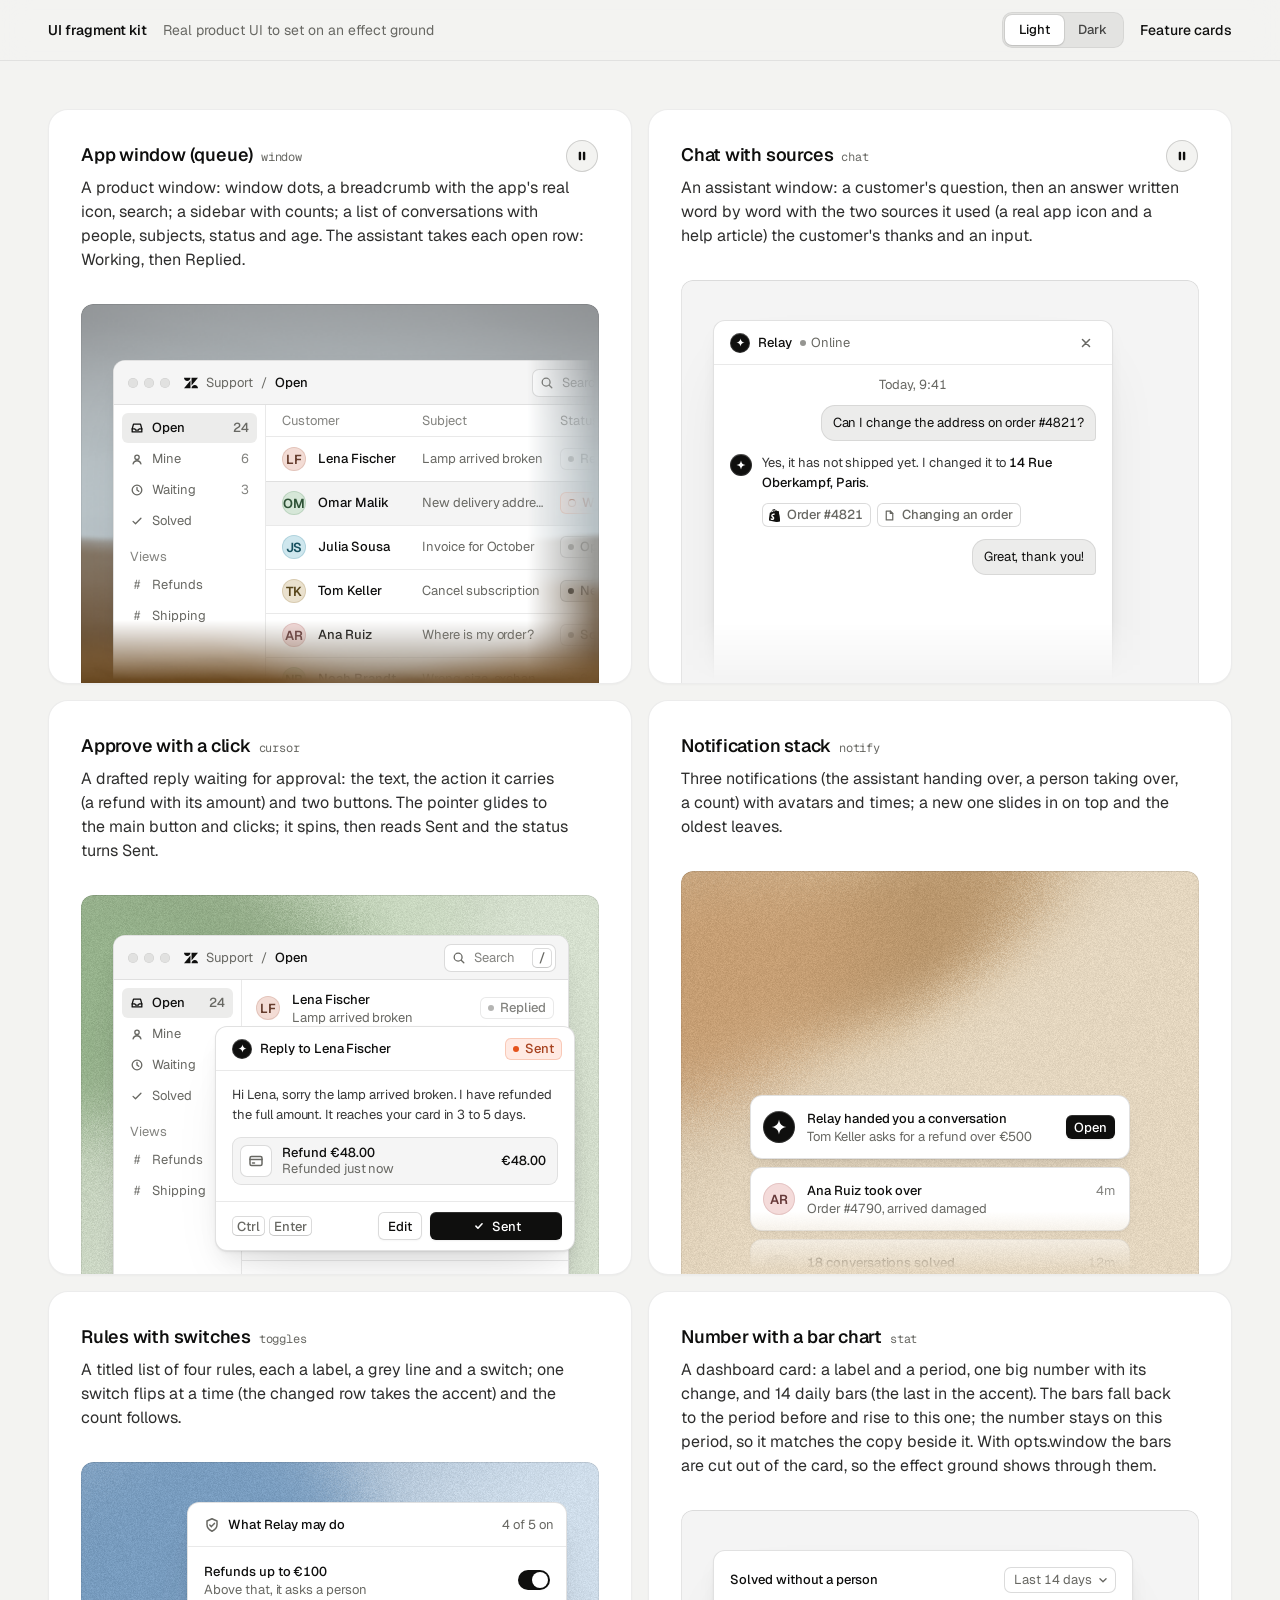
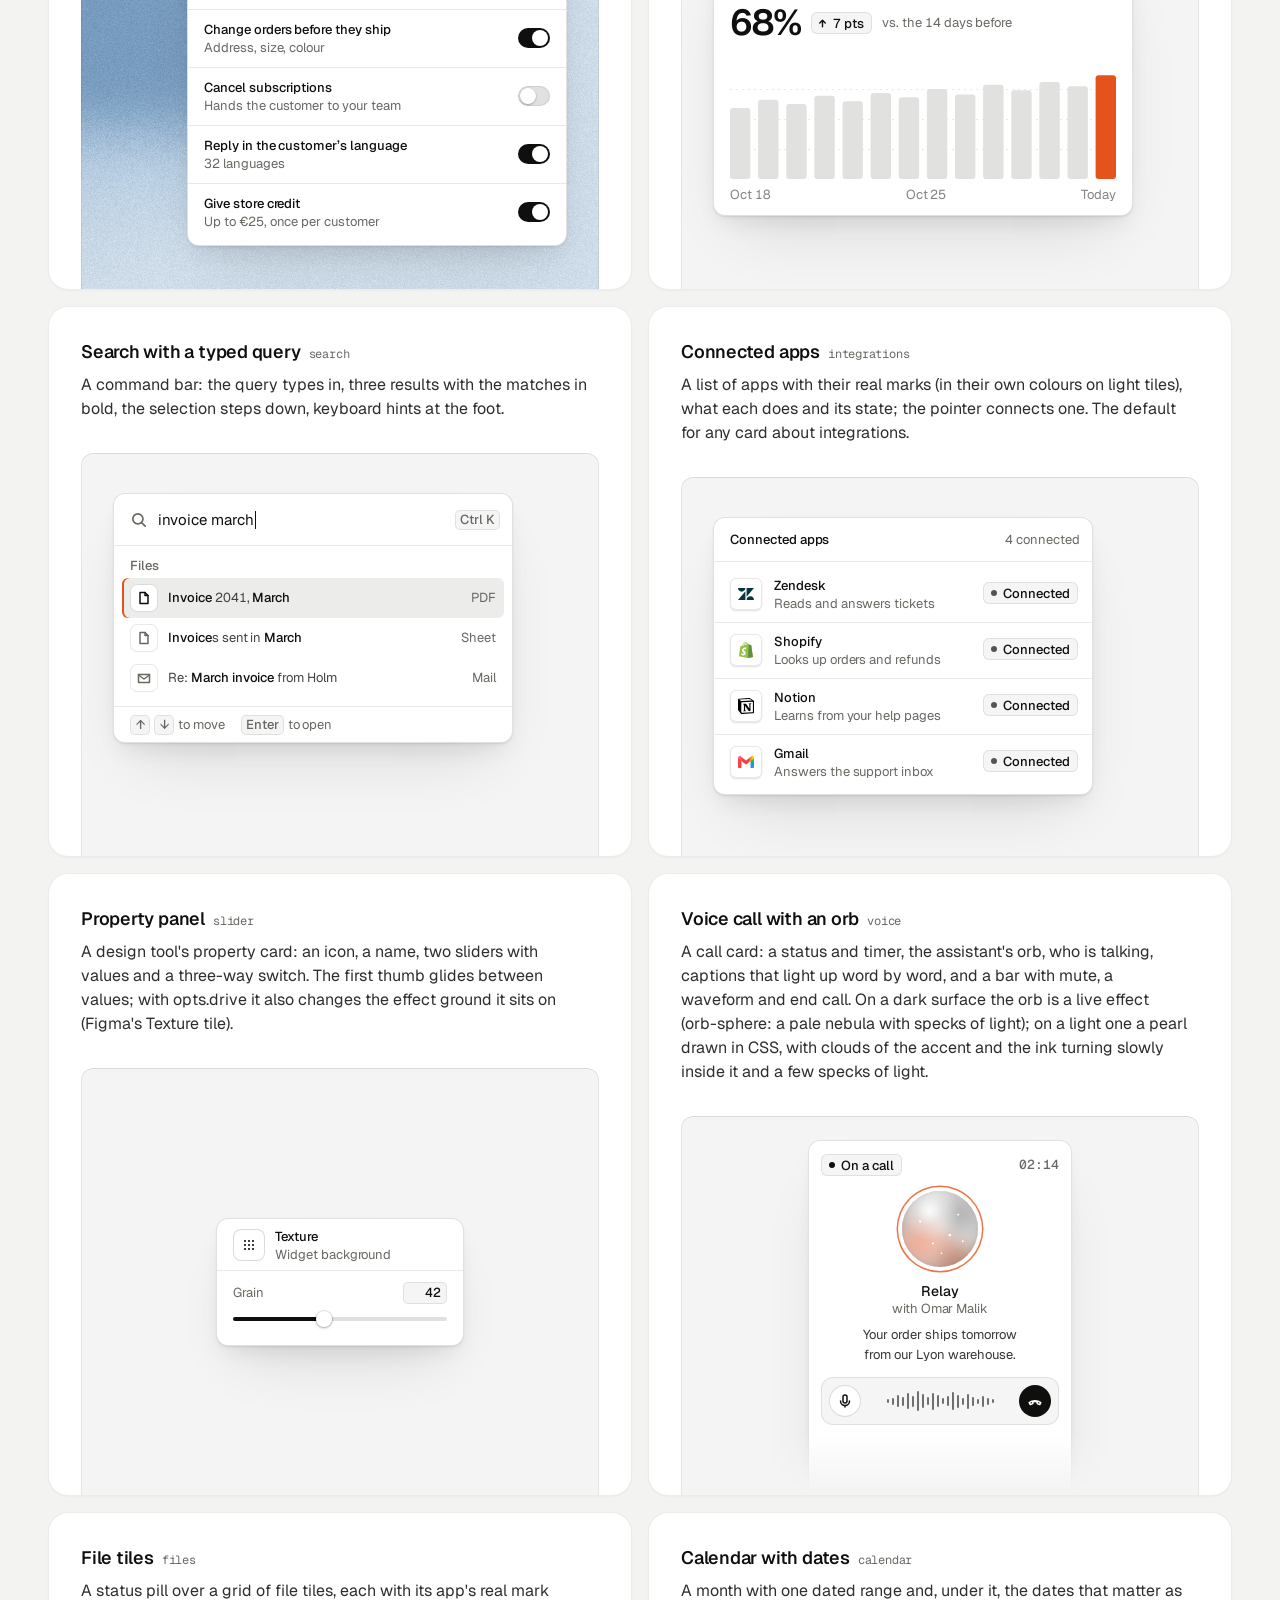
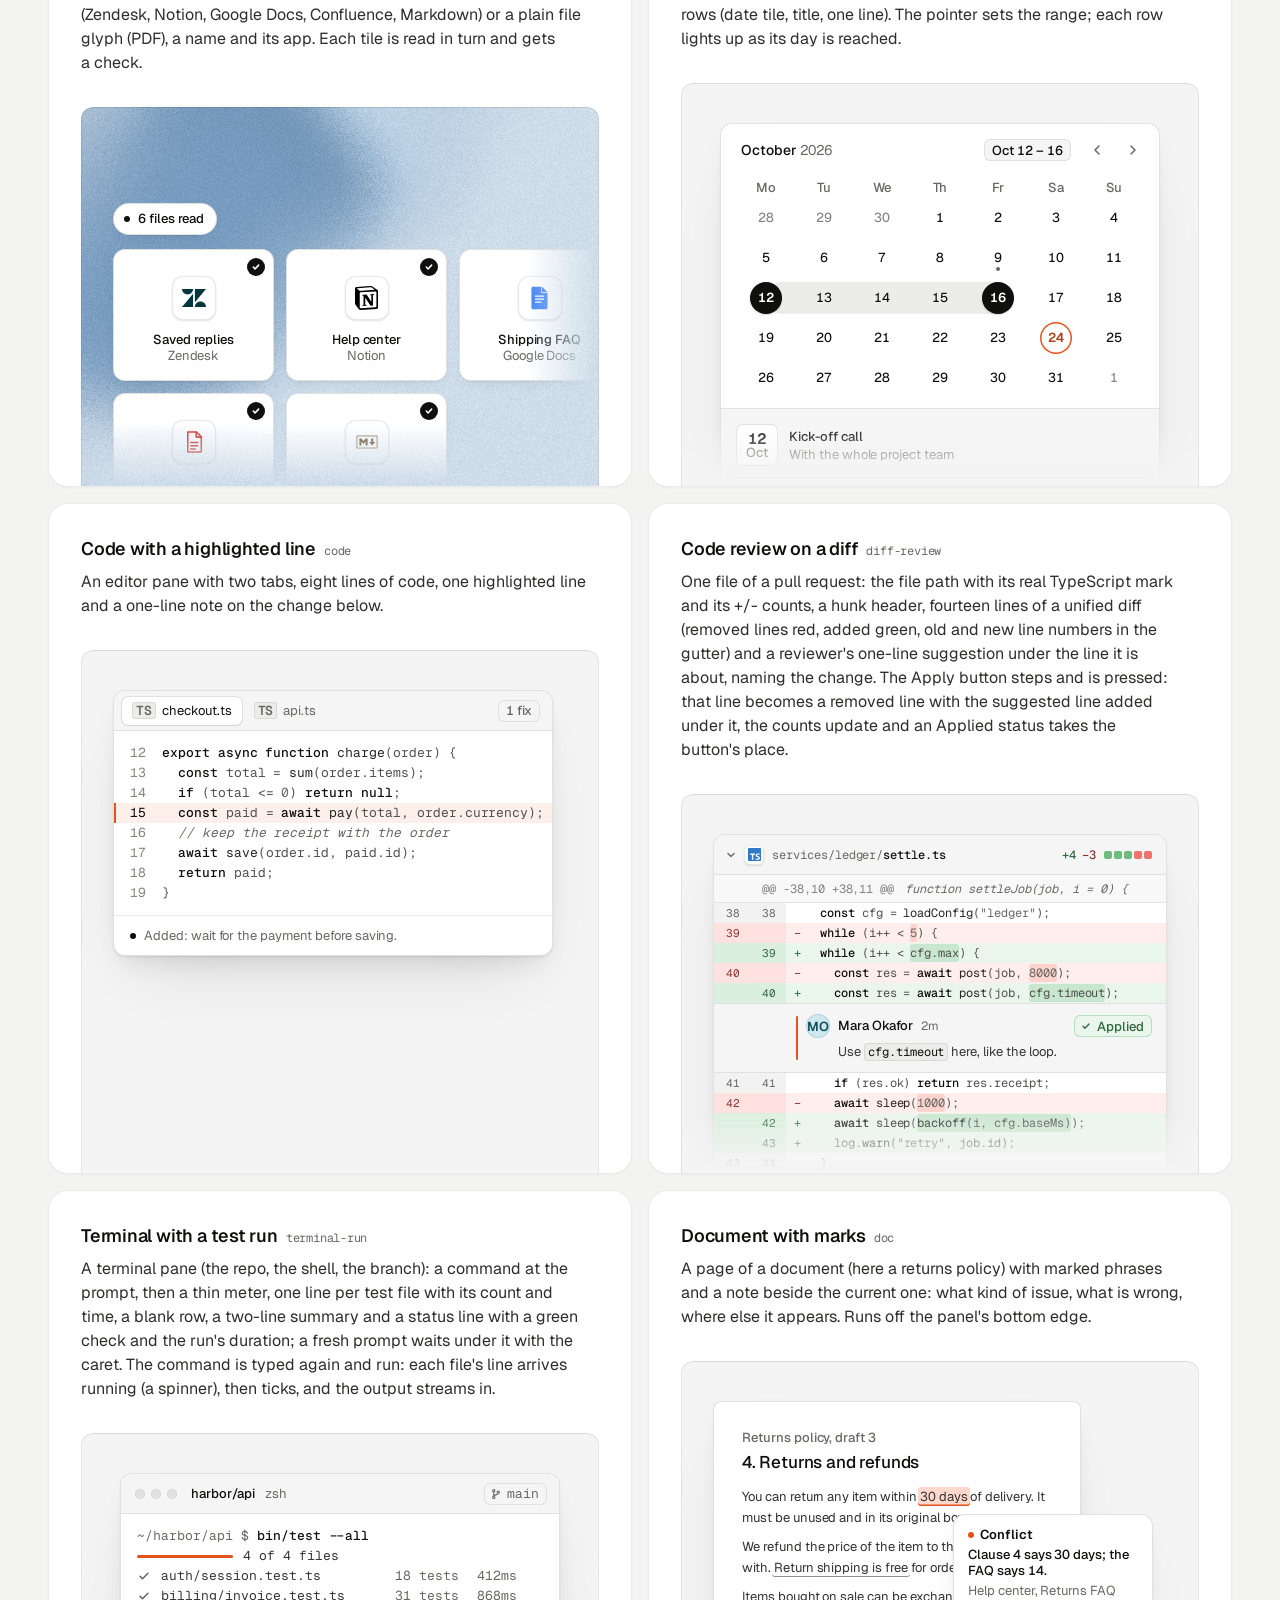
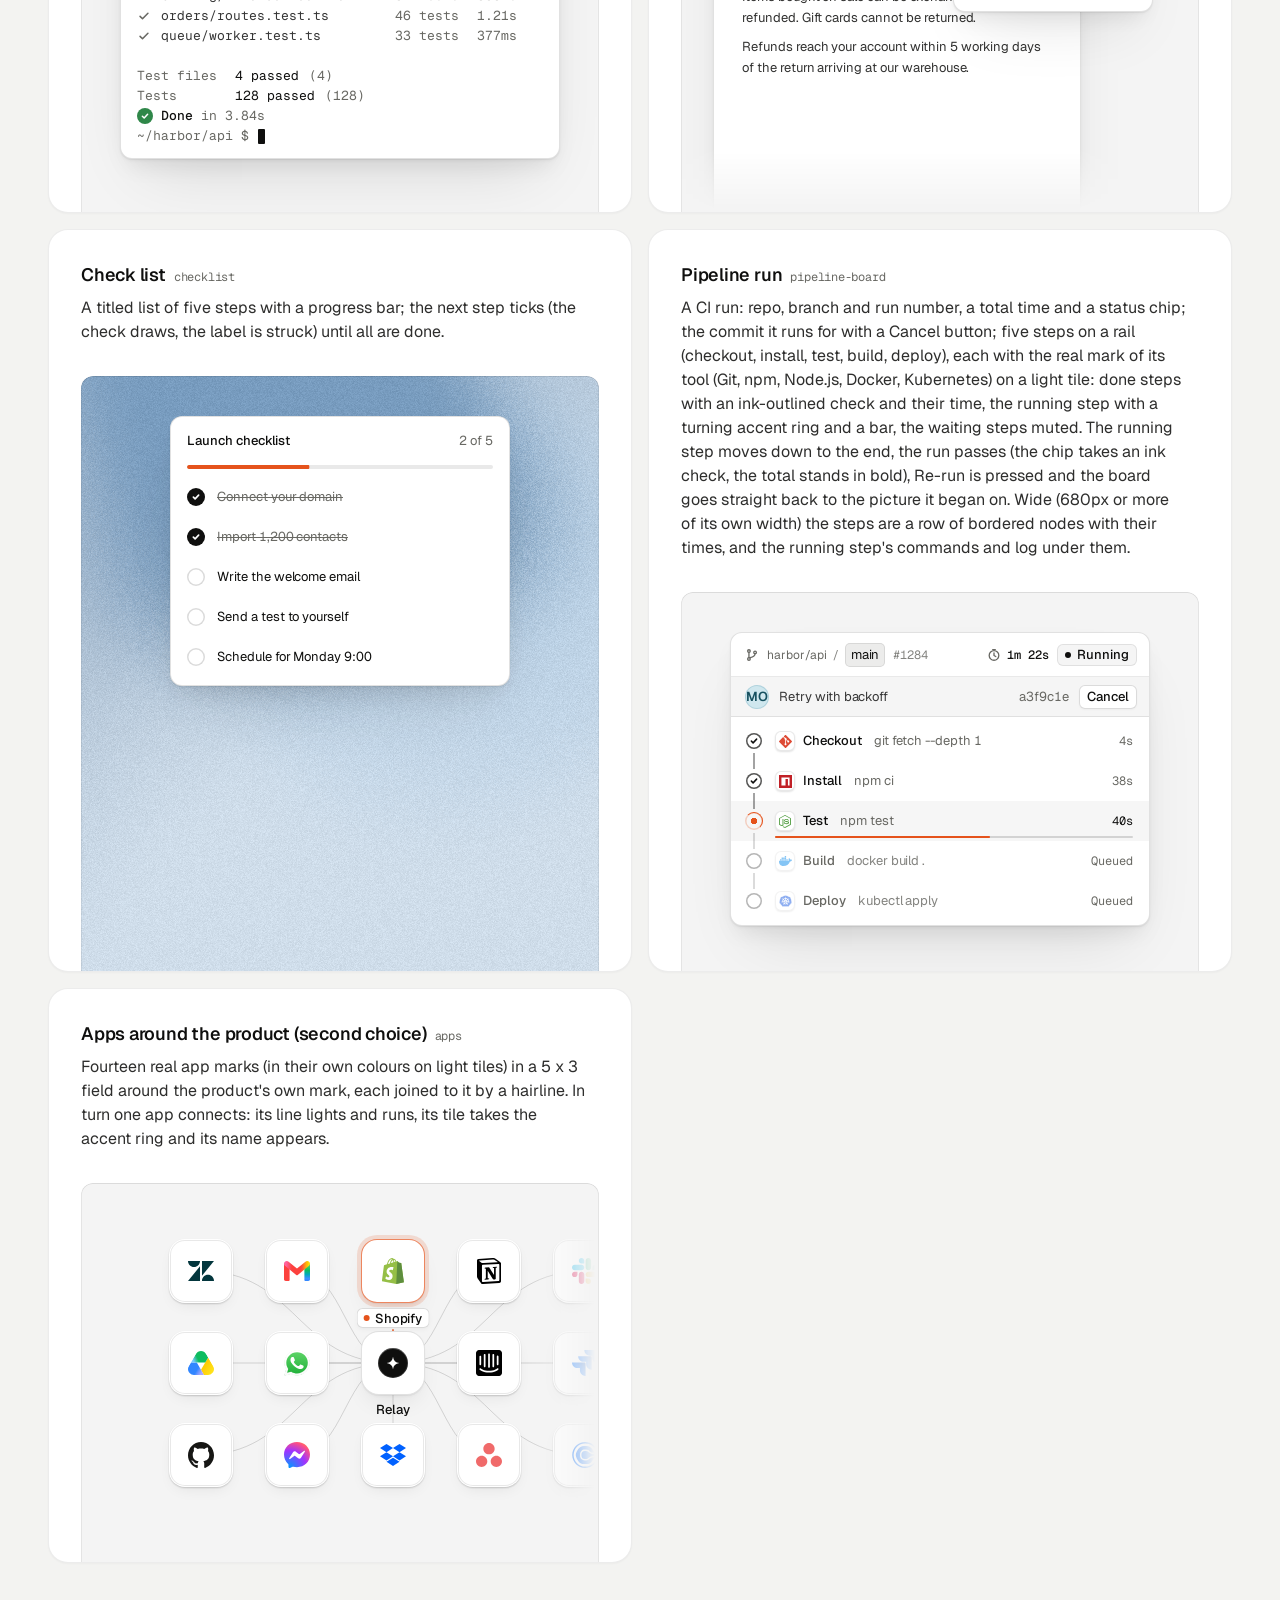
<file: assets/ui/index.html>
<!doctype html>
<html lang="en" data-theme="light">
<head>
<script>window.__tpGlMax = 16;   /* a gallery shows many live effects at once; a page of a site keeps the default 4 (fx.js) */</script>
<meta charset="utf-8">
<meta name="viewport" content="width=device-width, initial-scale=1">
<title>UI fragment kit</title>
<meta name="description" content="Nineteen pieces of real product UI from the taste-skill kit, each on an effect ground in a feature card.">
<link rel="preconnect" href="https://fonts.googleapis.com">
<link rel="preconnect" href="https://fonts.gstatic.com" crossorigin>
<link href="https://fonts.googleapis.com/css2?family=Geist:wght@300..700&family=Geist+Mono:wght@400;500&display=swap" rel="stylesheet">
<link rel="stylesheet" href="base.css">
<link rel="stylesheet" href="cards.css">
<style>
  :root { --font-text: "Geist", system-ui, sans-serif; --font-display: "Geist", system-ui, sans-serif; --font-mono: "Geist Mono", ui-monospace, monospace; }
  [data-theme="light"] { --bg: #f3f3f1; --card: #ffffff; --ink: #0f0f0e; --muted: #686863; --accent: #e5531c; --accent-ink: #ffffff; --g-bg: #e9e8e4; --g-surface: #f6f5f2; --frag: #ffffff; --warm: #c9a679; }
  [data-theme="dark"] { --bg: #070708; --card: #151517; --ink: #f2f2ef; --muted: #8f9094; --accent: #ff7a3c; --accent-ink: #120c08; --g-bg: #0e0e10; --g-surface: #1b1c1f; --frag: #1c1d20; --warm: #9c9689; }
  * { box-sizing: border-box; }
  html, body { margin: 0; }
  body { font-family: var(--font-text); background: var(--bg); color: var(--ink); -webkit-font-smoothing: antialiased; }
  .panel { --fx-bg: var(--g-bg); --fx-surface: var(--g-surface); --fx-ink: var(--ink); --fx-muted: var(--muted); --fx-accent: var(--hue, var(--warm)); --fx-accent-ink: var(--accent-ink); --calm: var(--g-bg); --p-h: 380px; }
  .top { position: sticky; top: 0; z-index: 20; background: color-mix(in oklab, var(--bg) 86%, transparent); backdrop-filter: blur(14px); -webkit-backdrop-filter: blur(14px); border-bottom: 1px solid color-mix(in oklab, var(--ink) 8%, transparent); }
  .top__in { max-width: 1232px; margin: 0 auto; padding: 0 24px; height: 60px; display: flex; align-items: center; gap: 16px; font-size: 14px; line-height: 20px; }
  .top__in strong { font-weight: 560; }
  .top__in > span { color: var(--muted); }
  .sp { flex: 1; }
  .seg { display: inline-flex; padding: 3px; border-radius: 10px; background: color-mix(in oklab, var(--ink) 6%, var(--bg)); box-shadow: inset 0 0 0 1px color-mix(in oklab, var(--ink) 6%, transparent); }
  .seg button { font: inherit; font-size: 13px; font-weight: 500; border: 0; background: none; color: color-mix(in oklab, var(--ink) 72%, var(--bg)); height: 30px; padding: 0 14px; border-radius: 7px; cursor: pointer; }
  .seg button[aria-pressed="true"] { background: var(--card); color: var(--ink); box-shadow: 0 0 0 1px color-mix(in oklab, var(--ink) 8%, transparent), 0 1px 2px rgb(0 0 0 / .1); }
  .top__in a { color: var(--ink); text-decoration: none; font-weight: 500; }
  main { max-width: 1232px; margin: 0 auto; padding: 48px 24px 96px; }
  .grid { display: grid; grid-template-columns: repeat(2, minmax(0, 1fr)); gap: 16px; }
  .card > h3 code { font: 400 12px/16px var(--font-mono); color: var(--muted); margin-left: 8px; }
  @media (max-width: 860px) { .grid { grid-template-columns: minmax(0, 1fr); } }
  @media (max-width: 600px) { main { padding: 24px 16px 64px; } .top__in { padding: 0 16px; } .top__in > span { display: none; } .panel { --p-h: 340px; } }
</style>
</head>
<body>
<header class="top">
  <div class="top__in">
    <strong>UI fragment kit</strong><span>Real product UI to set on an effect ground</span>
    <span class="sp"></span>
    <div class="seg" role="group" aria-label="Theme"><button type="button" data-mode="light" aria-pressed="true">Light</button><button type="button" data-mode="dark" aria-pressed="false">Dark</button></div>
    <a href="cards.html">Feature cards</a>
  </div>
</header>
<main><div class="grid" id="grid"></div></main>

<script type="module">
  import fx from '../effects/fx.js';
  import ui from './ui.js';
  const index = await fetch('index.json').then(r => r.json());
  // where each one sits, as its meta.json says: anchored at a corner or rising from the bottom and cut by
  // the panel's edge, or whole with 24px or more of ground round it; a fade only where an edge cuts it.
  // Only the compact slider sits in the calm middle (Figma's Texture tile); the cursor dialog is shown
  // where it belongs, over the lower-right edge of a window. [class, fade, style, opts]
  const PLACE = {
    window: ['at-corner', 'stage--fade-br', '--ay:56px'],
    chat: ['at-rise to-edge', 'stage--fade-b'],
    cursor: ['at-over', '', '--bx:24px;--by:24px'],
    notify: ['at-rise fit', 'stage--fade-b', '--ay:calc(100% - 180px);--ay-sm:calc(100% - 180px);--fit-max:380px'],
    toggles: ['at-right', ''],
    stat: ['at-corner', ''],
    search: ['at-corner', ''],
    integrations: ['at-corner', ''],
    slider: ['at-center', '', '', '{"compact":true,"drive":{"param":"grain","min":0.15,"max":0.95}}'],
    voice: ['at-rise to-edge fit', 'stage--fade-b', '--ax:max(24px, 50% - 132px);--ay:24px;--fit-max:264px'],
    files: ['at-corner wide', 'stage--fade-br', '--w:680px;--ay:96px'],
    calendar: ['at-rise fit', 'stage--fade-b', '--fit-max:440px'],
    code: ['at-corner', ''],
    'diff-review': ['at-corner fit', 'stage--fade-b', '--fit-max:480px'],
    'terminal-run': ['at-rise fit', '', '--fit-max:440px'],
    'pipeline-board': ['at-rise fit', '', '--fit-max:420px'],
    doc: ['at-corner to-edge', 'stage--fade-b'],
    checklist: ['at-rise fit', '', '--fit-max:340px'],
    apps: ['at-corner wide', 'stage--fade-br', '--w:560px;--ay:48px'],
  };
  // grounds behind UI are soft lit fields (never a line or dot pattern), on both themes: the bright
  // picture behind dark UI on the dark page, a clear step darker than white UI on the light page
  // the painting stays abstract (a mist over warm sand, level, fully soft) and shows once on the page
  const PAINT = ['painterly-landscape', { blur: 1, brush: 0.35, slope: 0, hillY: 0.3, horizon: 0.62, calm: 0.2, calmX: 0.6, calmY: 0.8, drift: 0, side: 1 }, '{"bg":"#a3b0b6","accent":"#c49a6c"}'];
  const GRAIN = ['grain-gradient', { speed: 0, grainMotion: 0, calm: 0.2, calmX: 0.5, calmY: 0.6, tint: 0.6, contrast: 0.6 }, '{"bg":"#d9ccb7","surface":"#e9e0d2","ink":"#2a2622","muted":"#6f675c","accent":"#a8794a"}'];
  const SKY = [GRAIN[0], GRAIN[1], '{"bg":"#c6d3df","surface":"#d6e0e9","ink":"#25303a","muted":"#5d6873","accent":"#3f6a92"}'];
  const SAGE = [GRAIN[0], GRAIN[1], '{"bg":"#cdd6c6","surface":"#dce3d6","ink":"#262d24","muted":"#5f6a5a","accent":"#6c8e63"}'];
  const GROUND = (m, i) => (m.name === 'slider' ? GRAIN : i === 0 ? PAINT : [GRAIN, SKY, SAGE][i % 3]);
  const q = new URLSearchParams(location.search);
  const grid = document.getElementById('grid');
  grid.innerHTML = index.fragments.map((m, i) => {
    const [at, fade, extra = '', opts = ''] = PLACE[m.name] || ['at-corner', 'stage--fade-br'];
    const [id, params, pal] = GROUND(m, i);
    const w = at === 'at-center' ? '' : ` style="--ax:32px;--ay:40px;${extra}"`;
    const o = opts ? ` data-ui-opts='${opts}'` : '';
    // the cursor is a dialog over a window's edge: the window under it holds still
    const under = m.name === 'cursor' ? `<div class="at-corner" style="--ax:32px;--ay:40px" data-ui-load="window" data-ui-opts='{"compact":true}' data-ui-still></div>` : '';
    return `<article class="card card--row"><h3>${m.title}<code>${m.name}</code></h3><p>${m.shows}</p>
      <div class="panel" data-fx="${id}" data-fx-seed="${(i + 1) * 17}" data-fx-params='${JSON.stringify(params)}' data-fx-palette='${pal}' style="--calm-k:0%">
        <div class="stage ${fade}">${under}<div class="${at}"${w}${o} data-ui-load="${m.name}"></div></div></div></article>`;
  }).join('');
  function setMode(mode) {
    document.documentElement.dataset.theme = mode;
    document.querySelectorAll('.seg button').forEach(b => b.setAttribute('aria-pressed', String(b.dataset.mode === mode)));
  }
  setMode(q.get('mode') === 'dark' ? 'dark' : 'light');
  if (q.has('t')) fx.setClock(+q.get('t'));
  // each ground is drawn once near the screen and kept as a picture (its WebGL context freed), so nineteen
  // panels need one or two contexts, not nineteen
  await Promise.all([ui.loadAll(grid), ui.grounds(grid, fx)]);
  document.documentElement.dataset.ready = '1';
  document.querySelectorAll('.seg button').forEach(b => b.addEventListener('click', async () => {
    setMode(b.dataset.mode);
    for (const el of grid.querySelectorAll('[data-ui]')) el.__ui?.repaint?.();
    await ui.grounds(grid, fx);
  }));
</script>
</body>
</html>
</file>
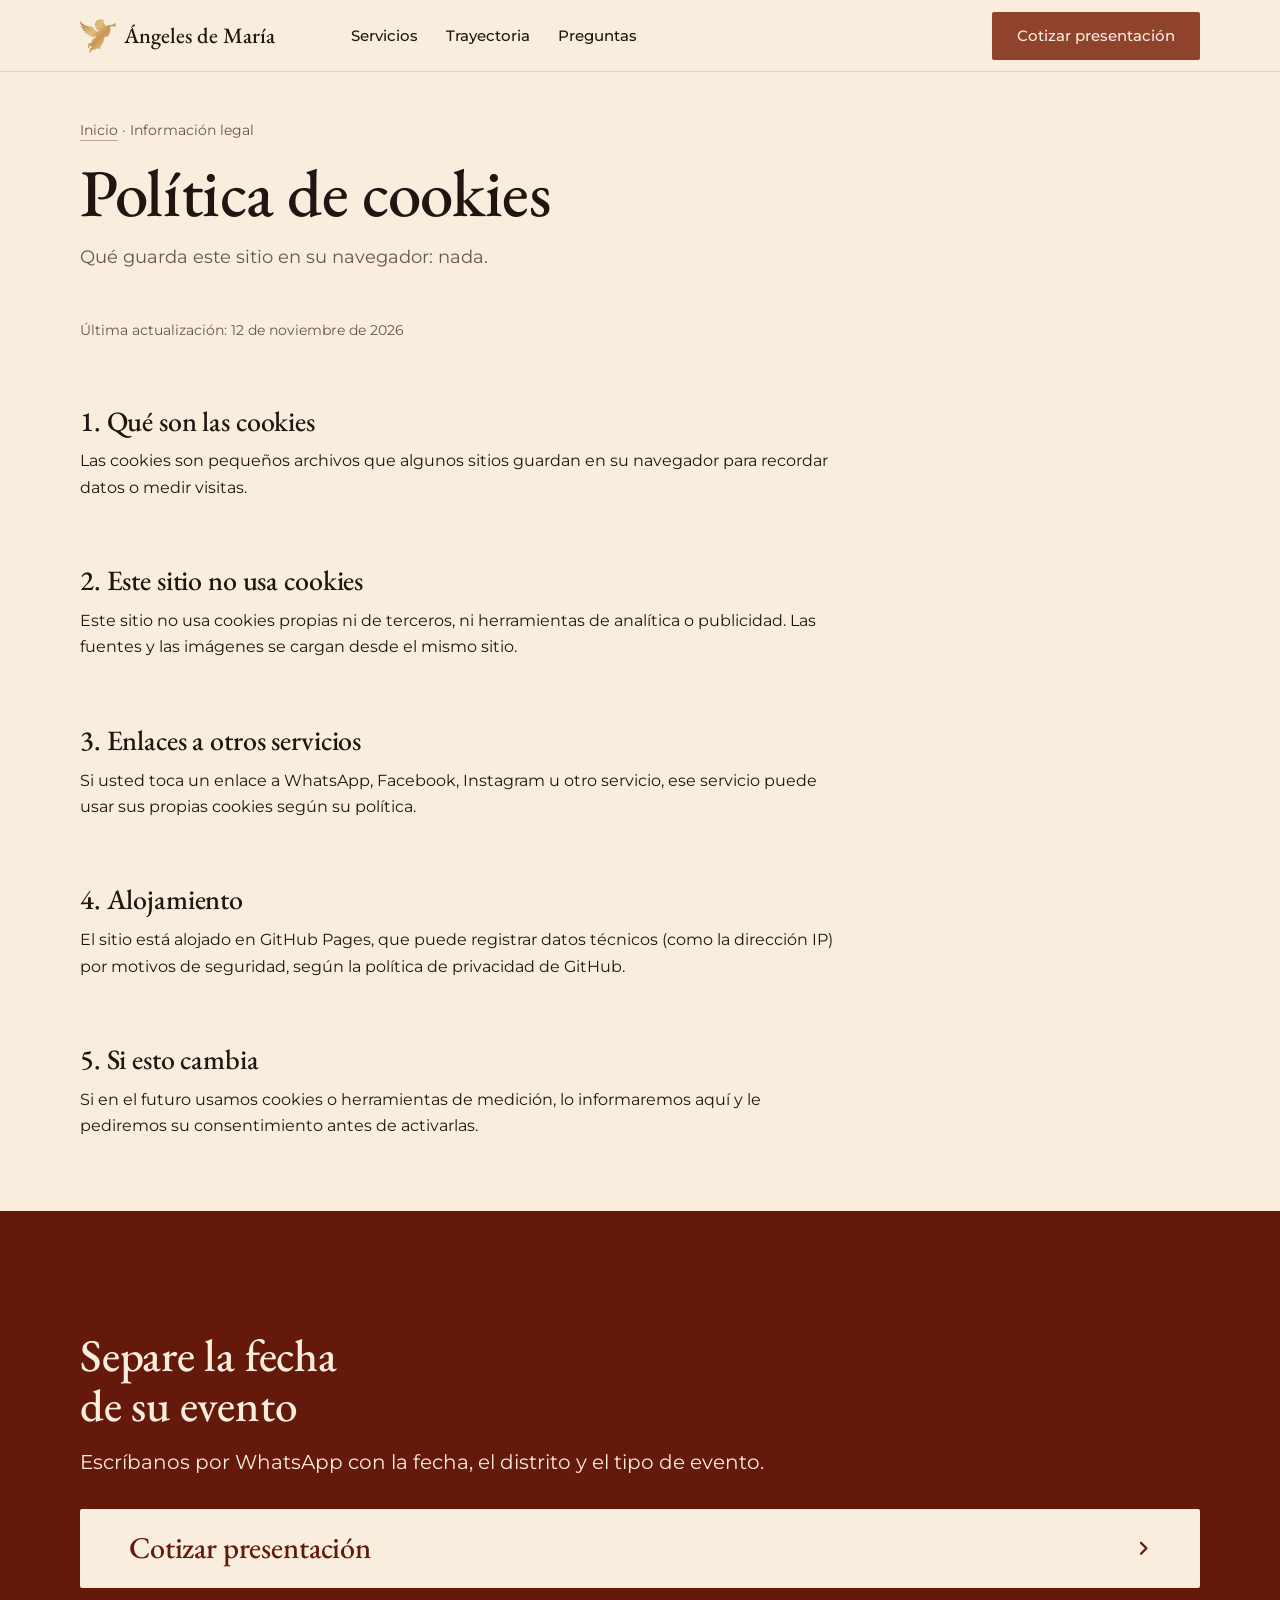
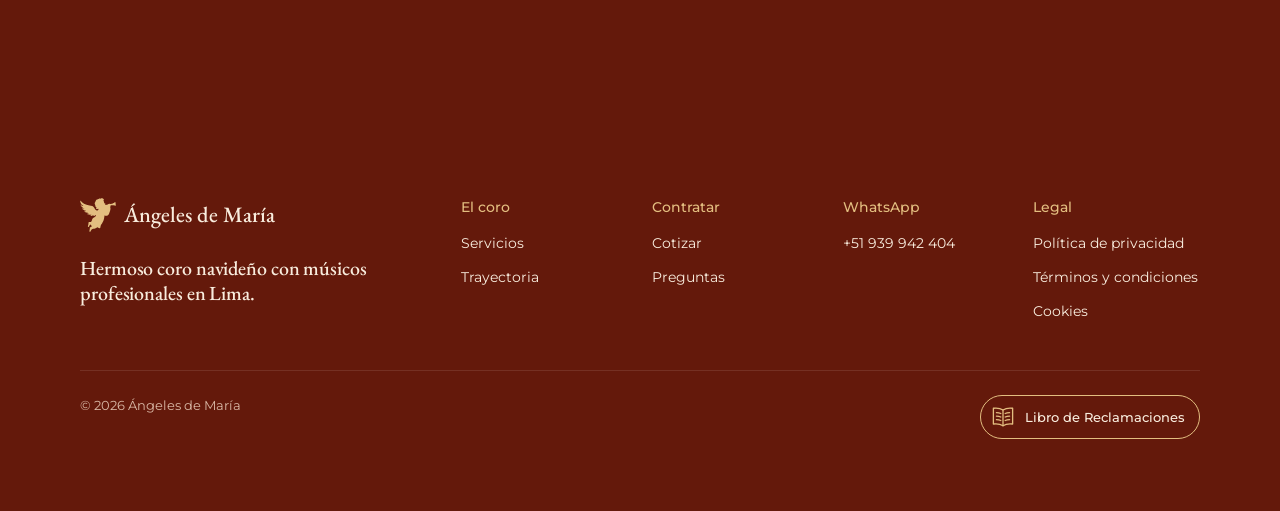
<file: cookies.html>
<!doctype html>
<html lang="es" data-type="service" data-radius="soft" data-buttons="block">
<head>
<meta charset="utf-8">
<meta name="viewport" content="width=device-width, initial-scale=1, viewport-fit=cover">
<title>Política de cookies · Ángeles de María</title>
<meta name="description" content="Este sitio de Ángeles de María no usa cookies.">
<link rel="icon" href="favicon.svg" type="image/svg+xml">
<meta name="theme-color" content="#f9edde">
<!-- <link rel="canonical" href="https://[dominio del coro]/"> cuando exista el dominio -->
<meta name="site-kind" content="other">
<meta name="page-type" content="legal">

<link rel="preload" href="fonts/eb-garamond.woff2" as="font" type="font/woff2" crossorigin>
<link rel="preload" href="fonts/montserrat.woff2" as="font" type="font/woff2" crossorigin>
<link rel="stylesheet" href="css/fuentes.css">
<link rel="stylesheet" href="assets/system.css">
<link rel="stylesheet" href="assets/ui/cards.css">
<link rel="stylesheet" href="assets/motion/motion.css">
<link rel="stylesheet" href="assets/backgrounds/backgrounds.css">
<link rel="stylesheet" href="assets/layout/layout.css">
<link rel="stylesheet" href="assets/icons/icon.css">
<!-- colores del manual de marca: marfil #f9edde, terracota #8f422c, dorado suave #c68c5c, vino oscuro #64190b; tinta casi negra del logo -->
<style>
:root {
  --p-bg: #f9edde; --p-surface: #f1e0ca; --p-ink: #1f1612; --p-muted: #6b5548;
  --p-accent: #8f422c; --p-accent-ink: #f9edde; --p-action: #8f422c; --p-action-ink: #f9edde;
  --p-inv-bg: #64190b; --p-inv-surface: #7a2514; --p-inv-ink: #f9edde; --p-inv-muted: #d9b8a6;
  --p-inv-accent: #e3be80; --p-inv-accent-ink: #64190b; --p-inv-action: #f9edde; --p-inv-action-ink: #64190b;
  --font-display: "EB Garamond", Garamond, Georgia, serif;
  --font-text: "Montserrat", system-ui, sans-serif;
  --display-weight: 500;
  --display-tracking: -0.005em;
  --display-tracking-xl: -0.01em;
}
</style>
<!-- estilos propios de esta web (lo que el kit no trae) -->
<link rel="stylesheet" href="css/coro.css">

<script>document.documentElement.classList.add('m-enter');setTimeout(()=>document.documentElement.classList.add('m-enter-done'),700)</script>
<script src="assets/backgrounds/backgrounds.js"></script>
<script>document.documentElement.classList.add('mo-js');setTimeout(()=>document.documentElement.classList.add('mo-safe'),2500)</script>
</head>
<body>
<header class="nav">
  <div class="wrap nav__bar">
    <a class="skip-link" href="#contenido">Ir al contenido</a>
    <a class="nav__logo" href="index.html"><img src="img/angel.svg" alt="" width="38" height="36">Ángeles de María</a>
    <nav class="nav__links" aria-label="Principal">
      <div class="nav__item"><a class="nav__link" href="index.html#servicios">Servicios</a></div>
      <div class="nav__item"><a class="nav__link" href="index.html#trayectoria">Trayectoria</a></div>
      <div class="nav__item"><a class="nav__link" href="index.html#preguntas">Preguntas</a></div>
    </nav>
    <div class="nav__actions">
      <a class="btn btn--primary" href="index.html#cotizar">Cotizar presentación</a>
    </div>
    <button class="nav__toggle" type="button" aria-expanded="false" aria-label="Menú">
      <svg width="18" height="18" viewBox="0 0 18 18" aria-hidden="true"><path d="M2 5h14M2 13h14" stroke="currentColor" stroke-width="1.6" stroke-linecap="round"/></svg>
    </button>
  </div>
</header>

<main id="contenido">
  <section class="section legal-hero">
    <div class="wrap">
      <p class="eyebrow"><a href="index.html">Inicio</a> · Información legal</p>
      <h1>Política de cookies</h1>
      <p class="legal-lead">Qué guarda este sitio en su navegador: nada.</p>
    </div>
  </section>
  <section class="section legal-section">
    <div class="wrap">
      <div class="legal">
        <p class="legal-updated">Última actualización: <span data-negocio="actualizacion">[por completar]</span></p>
        <h2>1. Qué son las cookies</h2>
        <p>Las cookies son pequeños archivos que algunos sitios guardan en su navegador para recordar datos o medir visitas.</p>

        <h2>2. Este sitio no usa cookies</h2>
        <p>Este sitio no usa cookies propias ni de terceros, ni herramientas de analítica o publicidad. Las fuentes y las imágenes se cargan desde el mismo sitio.</p>

        <h2>3. Enlaces a otros servicios</h2>
        <p>Si usted toca un enlace a WhatsApp, Facebook, Instagram u otro servicio, ese servicio puede usar sus propias cookies según su política.</p>

        <h2>4. Alojamiento</h2>
        <p>El sitio está alojado en GitHub Pages, que puede registrar datos técnicos (como la dirección IP) por motivos de seguridad, según la política de privacidad de GitHub.</p>

        <h2>5. Si esto cambia</h2>
        <p>Si en el futuro usamos cookies o herramientas de medición, lo informaremos aquí y le pediremos su consentimiento antes de activarlas.</p>
      </div>
    </div>
  </section>
</main>

<footer class="footer closing footer--dark ground-inverse" id="contact" aria-labelledby="close-h">
  <div class="wrap">
    <div class="closing__cta close--type">
      <div class="section-head">
        <h2 id="close-h">Separe la fecha de su evento</h2>
        <p>Escríbanos por WhatsApp con la fecha, el distrito y el tipo de evento.</p>
      </div>
      <a class="btn btn--primary btn--xl btn--wide" href="index.html#cotizar">Cotizar presentación<svg class="m-arrow" viewBox="0 0 12 12" aria-hidden="true"><path class="m-arrow__stem" d="M1 6h8"/><path class="m-arrow__head" d="M4.5 2.5 8 6l-3.5 3.5"/></svg></a>
    </div>
    <div class="closing__links">
      <div class="grid">
        <div class="span-4 stack-4">
          <a class="nav__logo" href="index.html"><img src="img/angel-claro.svg" alt="" width="38" height="36">Ángeles de María</a>
          <p class="footer__lede">Hermoso coro navideño con músicos profesionales en Lima.</p>
        </div>
        <div class="span-2 start-5 footer__col"><h3>El coro</h3><ul><li><a href="index.html#servicios">Servicios</a></li><li><a href="index.html#trayectoria">Trayectoria</a></li></ul></div>
        <div class="span-2 footer__col"><h3>Contratar</h3><ul><li><a href="index.html#cotizar">Cotizar</a></li><li><a href="index.html#preguntas">Preguntas</a></li></ul></div>
        <div class="span-2 footer__col"><h3>WhatsApp</h3><ul><li><a href="https://w.app/qnb0lm">+51 939 942 404</a></li></ul></div>
        <div class="span-2 footer__col"><h3>Legal</h3><ul><li><a href="privacidad.html">Política de privacidad</a></li><li><a href="terminos.html">Términos y condiciones</a></li><li><a href="cookies.html">Cookies</a></li></ul></div>
      </div>
      <div class="footer__legal">
        <span>&copy; 2026 Ángeles de María</span>
        <a class="libro-link" href="libro-de-reclamaciones.html"><img src="img/libro-reclamaciones-claro.svg" alt="" width="28" height="28">Libro de Reclamaciones</a>
      </div>
    </div>
  </div>
</footer>

<nav class="actionbar" aria-label="Acciones rápidas">
  <a class="btn btn--primary" href="index.html#cotizar">Cotizar presentación</a>
</nav>

<script src="js/config.js"></script>
<script src="js/legal.js"></script>
<script type="module" src="assets/system.js"></script>
<script type="module" src="assets/motion/motion.js"></script>
<script type="module" src="assets/layout/layout.js"></script>
</body>
</html>
</file>
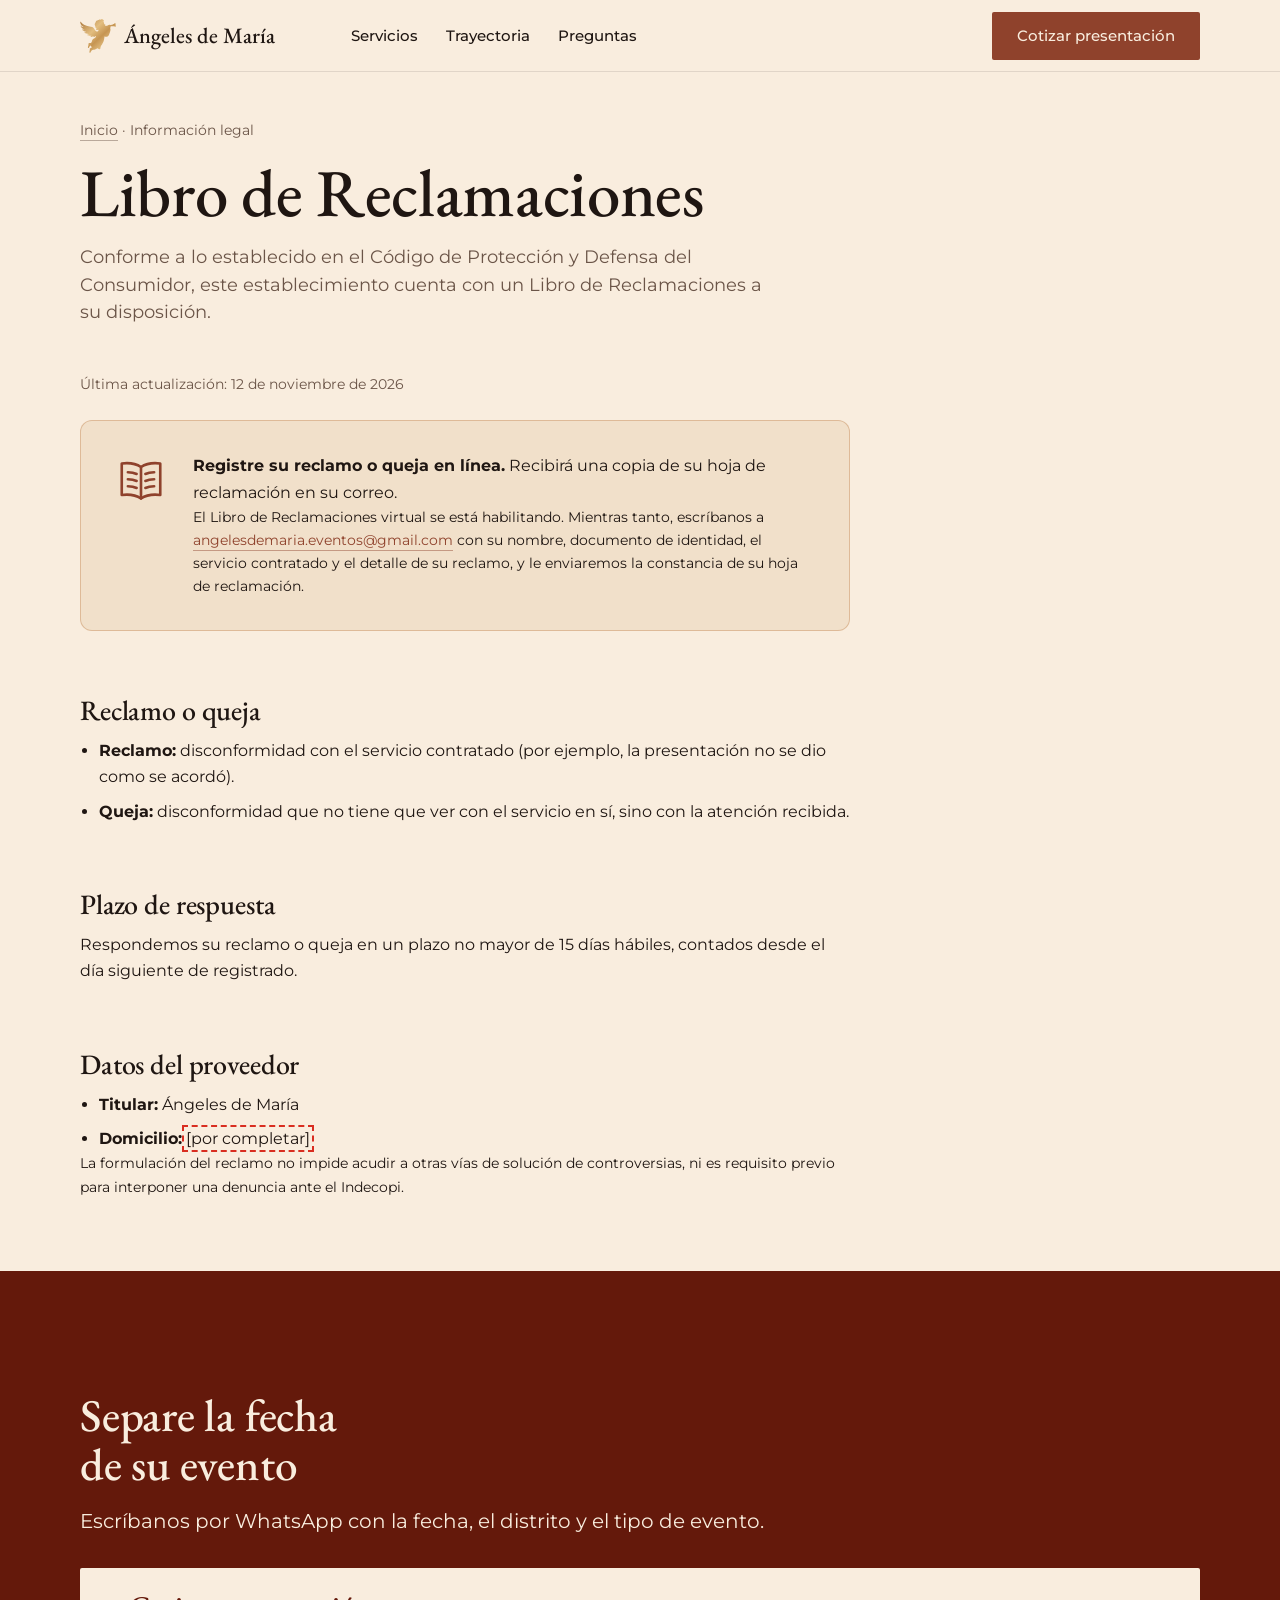
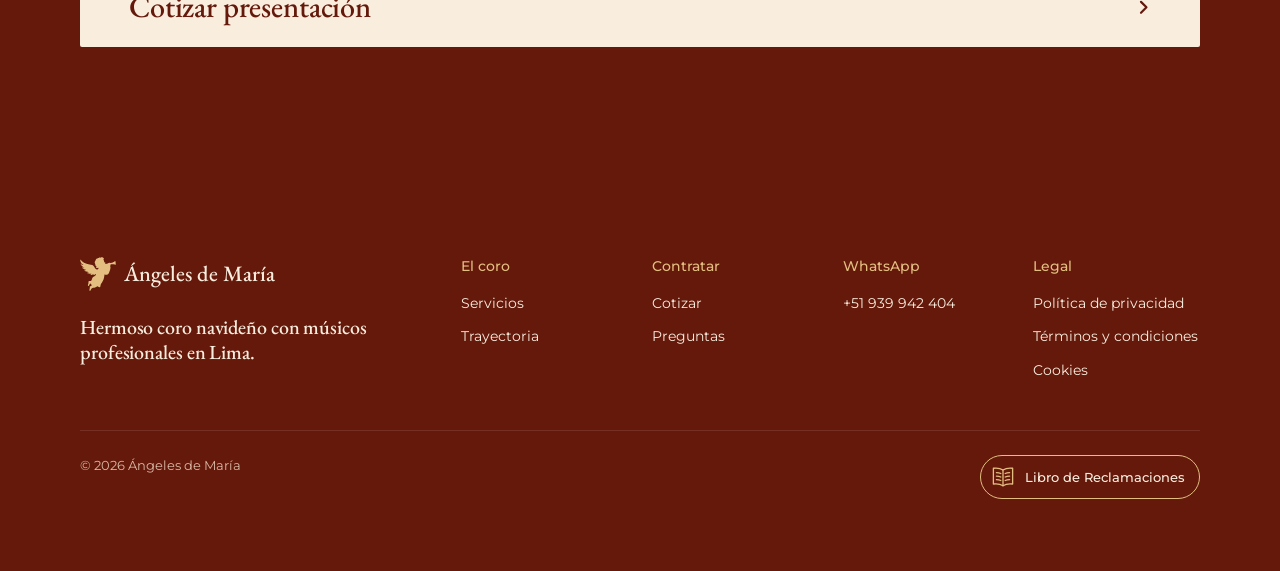
<file: libro-de-reclamaciones.html>
<!doctype html>
<html lang="es" data-type="service" data-radius="soft" data-buttons="block">
<head>
<meta charset="utf-8">
<meta name="viewport" content="width=device-width, initial-scale=1, viewport-fit=cover">
<title>Libro de Reclamaciones · Ángeles de María</title>
<meta name="description" content="Libro de Reclamaciones virtual de Ángeles de María, conforme al Código de Protección y Defensa del Consumidor.">
<link rel="icon" href="favicon.svg" type="image/svg+xml">
<meta name="theme-color" content="#f9edde">
<!-- <link rel="canonical" href="https://[dominio del coro]/"> cuando exista el dominio -->
<meta name="site-kind" content="other">
<meta name="page-type" content="legal">

<link rel="preload" href="fonts/eb-garamond.woff2" as="font" type="font/woff2" crossorigin>
<link rel="preload" href="fonts/montserrat.woff2" as="font" type="font/woff2" crossorigin>
<link rel="stylesheet" href="css/fuentes.css">
<link rel="stylesheet" href="assets/system.css">
<link rel="stylesheet" href="assets/ui/cards.css">
<link rel="stylesheet" href="assets/motion/motion.css">
<link rel="stylesheet" href="assets/backgrounds/backgrounds.css">
<link rel="stylesheet" href="assets/layout/layout.css">
<link rel="stylesheet" href="assets/icons/icon.css">
<!-- colores del manual de marca: marfil #f9edde, terracota #8f422c, dorado suave #c68c5c, vino oscuro #64190b; tinta casi negra del logo -->
<style>
:root {
  --p-bg: #f9edde; --p-surface: #f1e0ca; --p-ink: #1f1612; --p-muted: #6b5548;
  --p-accent: #8f422c; --p-accent-ink: #f9edde; --p-action: #8f422c; --p-action-ink: #f9edde;
  --p-inv-bg: #64190b; --p-inv-surface: #7a2514; --p-inv-ink: #f9edde; --p-inv-muted: #d9b8a6;
  --p-inv-accent: #e3be80; --p-inv-accent-ink: #64190b; --p-inv-action: #f9edde; --p-inv-action-ink: #64190b;
  --font-display: "EB Garamond", Garamond, Georgia, serif;
  --font-text: "Montserrat", system-ui, sans-serif;
  --display-weight: 500;
  --display-tracking: -0.005em;
  --display-tracking-xl: -0.01em;
}
</style>
<!-- estilos propios de esta web (lo que el kit no trae) -->
<link rel="stylesheet" href="css/coro.css">

<script>document.documentElement.classList.add('m-enter');setTimeout(()=>document.documentElement.classList.add('m-enter-done'),700)</script>
<script src="assets/backgrounds/backgrounds.js"></script>
<script>document.documentElement.classList.add('mo-js');setTimeout(()=>document.documentElement.classList.add('mo-safe'),2500)</script>
</head>
<body>
<header class="nav">
  <div class="wrap nav__bar">
    <a class="skip-link" href="#contenido">Ir al contenido</a>
    <a class="nav__logo" href="index.html"><img src="img/angel.svg" alt="" width="38" height="36">Ángeles de María</a>
    <nav class="nav__links" aria-label="Principal">
      <div class="nav__item"><a class="nav__link" href="index.html#servicios">Servicios</a></div>
      <div class="nav__item"><a class="nav__link" href="index.html#trayectoria">Trayectoria</a></div>
      <div class="nav__item"><a class="nav__link" href="index.html#preguntas">Preguntas</a></div>
    </nav>
    <div class="nav__actions">
      <a class="btn btn--primary" href="index.html#cotizar">Cotizar presentación</a>
    </div>
    <button class="nav__toggle" type="button" aria-expanded="false" aria-label="Menú">
      <svg width="18" height="18" viewBox="0 0 18 18" aria-hidden="true"><path d="M2 5h14M2 13h14" stroke="currentColor" stroke-width="1.6" stroke-linecap="round"/></svg>
    </button>
  </div>
</header>

<main id="contenido">
  <section class="section legal-hero">
    <div class="wrap">
      <p class="eyebrow"><a href="index.html">Inicio</a> · Información legal</p>
      <h1>Libro de Reclamaciones</h1>
      <p class="legal-lead">Conforme a lo establecido en el Código de Protección y Defensa del Consumidor, este establecimiento cuenta con un Libro de Reclamaciones a su disposición.</p>
    </div>
  </section>
  <section class="section legal-section">
    <div class="wrap">
      <div class="legal">
        <p class="legal-updated">Última actualización: <span data-negocio="actualizacion">[por completar]</span></p>
        <div class="libro-cta">
          <img src="img/libro-reclamaciones.svg" alt="" width="64" height="64">
          <div>
            <p><strong>Registre su reclamo o queja en línea.</strong> Recibirá una copia de su hoja de reclamación en su correo.</p>
            <a class="btn btn--primary" href="#" data-libro-url hidden>Abrir el Libro de Reclamaciones</a>
            <p class="t-small" data-libro-pendiente>El Libro de Reclamaciones virtual se está habilitando. Mientras tanto, escríbanos a <a href="mailto:angelesdemaria.eventos@gmail.com" data-negocio-correo>angelesdemaria.eventos@gmail.com</a> con su nombre, documento de identidad, el servicio contratado y el detalle de su reclamo, y le enviaremos la constancia de su hoja de reclamación.</p>
          </div>
        </div>

        <h2>Reclamo o queja</h2>
        <ul>
          <li><strong>Reclamo:</strong> disconformidad con el servicio contratado (por ejemplo, la presentación no se dio como se acordó).</li>
          <li><strong>Queja:</strong> disconformidad que no tiene que ver con el servicio en sí, sino con la atención recibida.</li>
        </ul>

        <h2>Plazo de respuesta</h2>
        <p>Respondemos su reclamo o queja en un plazo no mayor de 15 días hábiles, contados desde el día siguiente de registrado.</p>

        <h2>Datos del proveedor</h2>
        <ul>
          <li><strong>Titular:</strong> <span data-negocio="razonSocial">[por completar]</span></li>
          <li data-si-hay="ruc"><strong>RUC:</strong> <span data-negocio="ruc"></span></li>
          <li><strong>Domicilio:</strong> <span data-negocio="direccion">[por completar]</span></li>
        </ul>

        <p class="t-small">La formulación del reclamo no impide acudir a otras vías de solución de controversias, ni es requisito previo para interponer una denuncia ante el Indecopi.</p>
      </div>
    </div>
  </section>
</main>

<footer class="footer closing footer--dark ground-inverse" id="contact" aria-labelledby="close-h">
  <div class="wrap">
    <div class="closing__cta close--type">
      <div class="section-head">
        <h2 id="close-h">Separe la fecha de su evento</h2>
        <p>Escríbanos por WhatsApp con la fecha, el distrito y el tipo de evento.</p>
      </div>
      <a class="btn btn--primary btn--xl btn--wide" href="index.html#cotizar">Cotizar presentación<svg class="m-arrow" viewBox="0 0 12 12" aria-hidden="true"><path class="m-arrow__stem" d="M1 6h8"/><path class="m-arrow__head" d="M4.5 2.5 8 6l-3.5 3.5"/></svg></a>
    </div>
    <div class="closing__links">
      <div class="grid">
        <div class="span-4 stack-4">
          <a class="nav__logo" href="index.html"><img src="img/angel-claro.svg" alt="" width="38" height="36">Ángeles de María</a>
          <p class="footer__lede">Hermoso coro navideño con músicos profesionales en Lima.</p>
        </div>
        <div class="span-2 start-5 footer__col"><h3>El coro</h3><ul><li><a href="index.html#servicios">Servicios</a></li><li><a href="index.html#trayectoria">Trayectoria</a></li></ul></div>
        <div class="span-2 footer__col"><h3>Contratar</h3><ul><li><a href="index.html#cotizar">Cotizar</a></li><li><a href="index.html#preguntas">Preguntas</a></li></ul></div>
        <div class="span-2 footer__col"><h3>WhatsApp</h3><ul><li><a href="https://w.app/qnb0lm">+51 939 942 404</a></li></ul></div>
        <div class="span-2 footer__col"><h3>Legal</h3><ul><li><a href="privacidad.html">Política de privacidad</a></li><li><a href="terminos.html">Términos y condiciones</a></li><li><a href="cookies.html">Cookies</a></li></ul></div>
      </div>
      <div class="footer__legal">
        <span>&copy; 2026 Ángeles de María</span>
        <a class="libro-link" href="libro-de-reclamaciones.html"><img src="img/libro-reclamaciones-claro.svg" alt="" width="28" height="28">Libro de Reclamaciones</a>
      </div>
    </div>
  </div>
</footer>

<nav class="actionbar" aria-label="Acciones rápidas">
  <a class="btn btn--primary" href="index.html#cotizar">Cotizar presentación</a>
</nav>

<script src="js/config.js"></script>
<script src="js/legal.js"></script>
<script type="module" src="assets/system.js"></script>
<script type="module" src="assets/motion/motion.js"></script>
<script type="module" src="assets/layout/layout.js"></script>
</body>
</html>
</file>
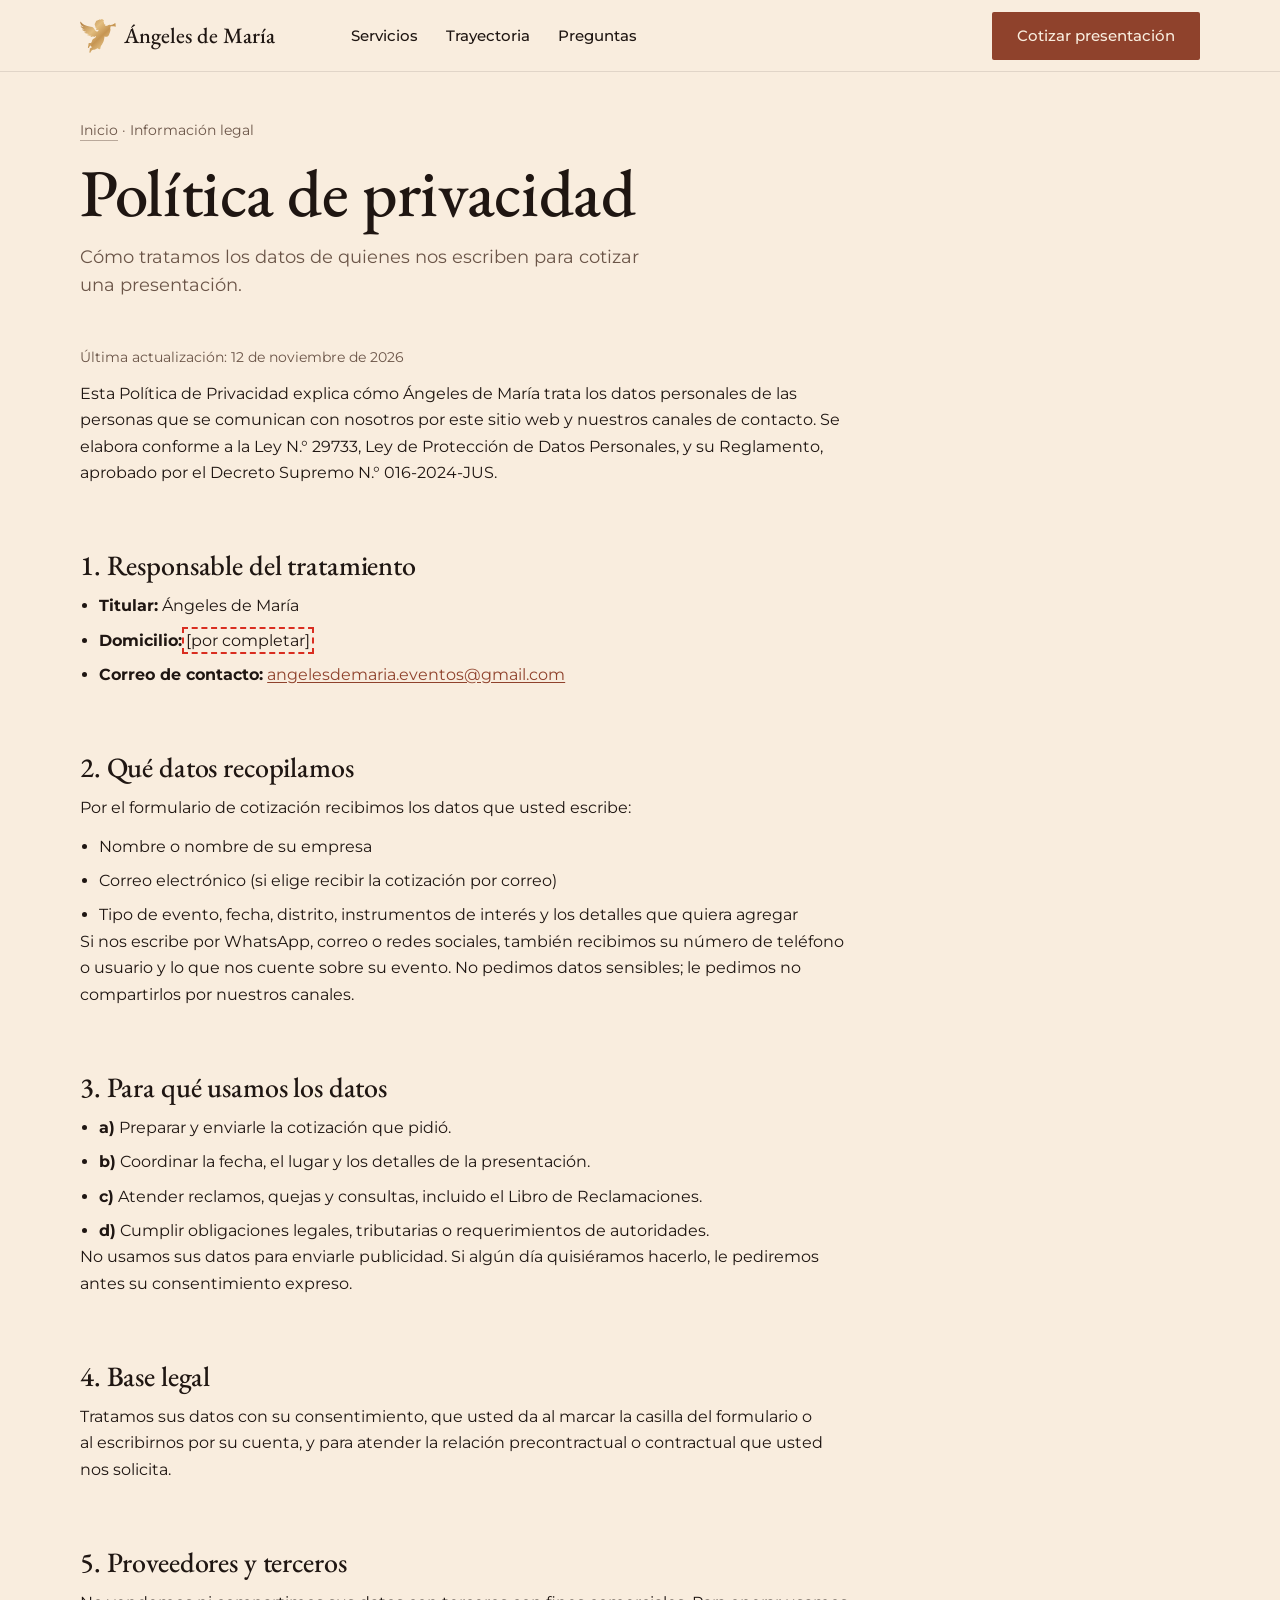
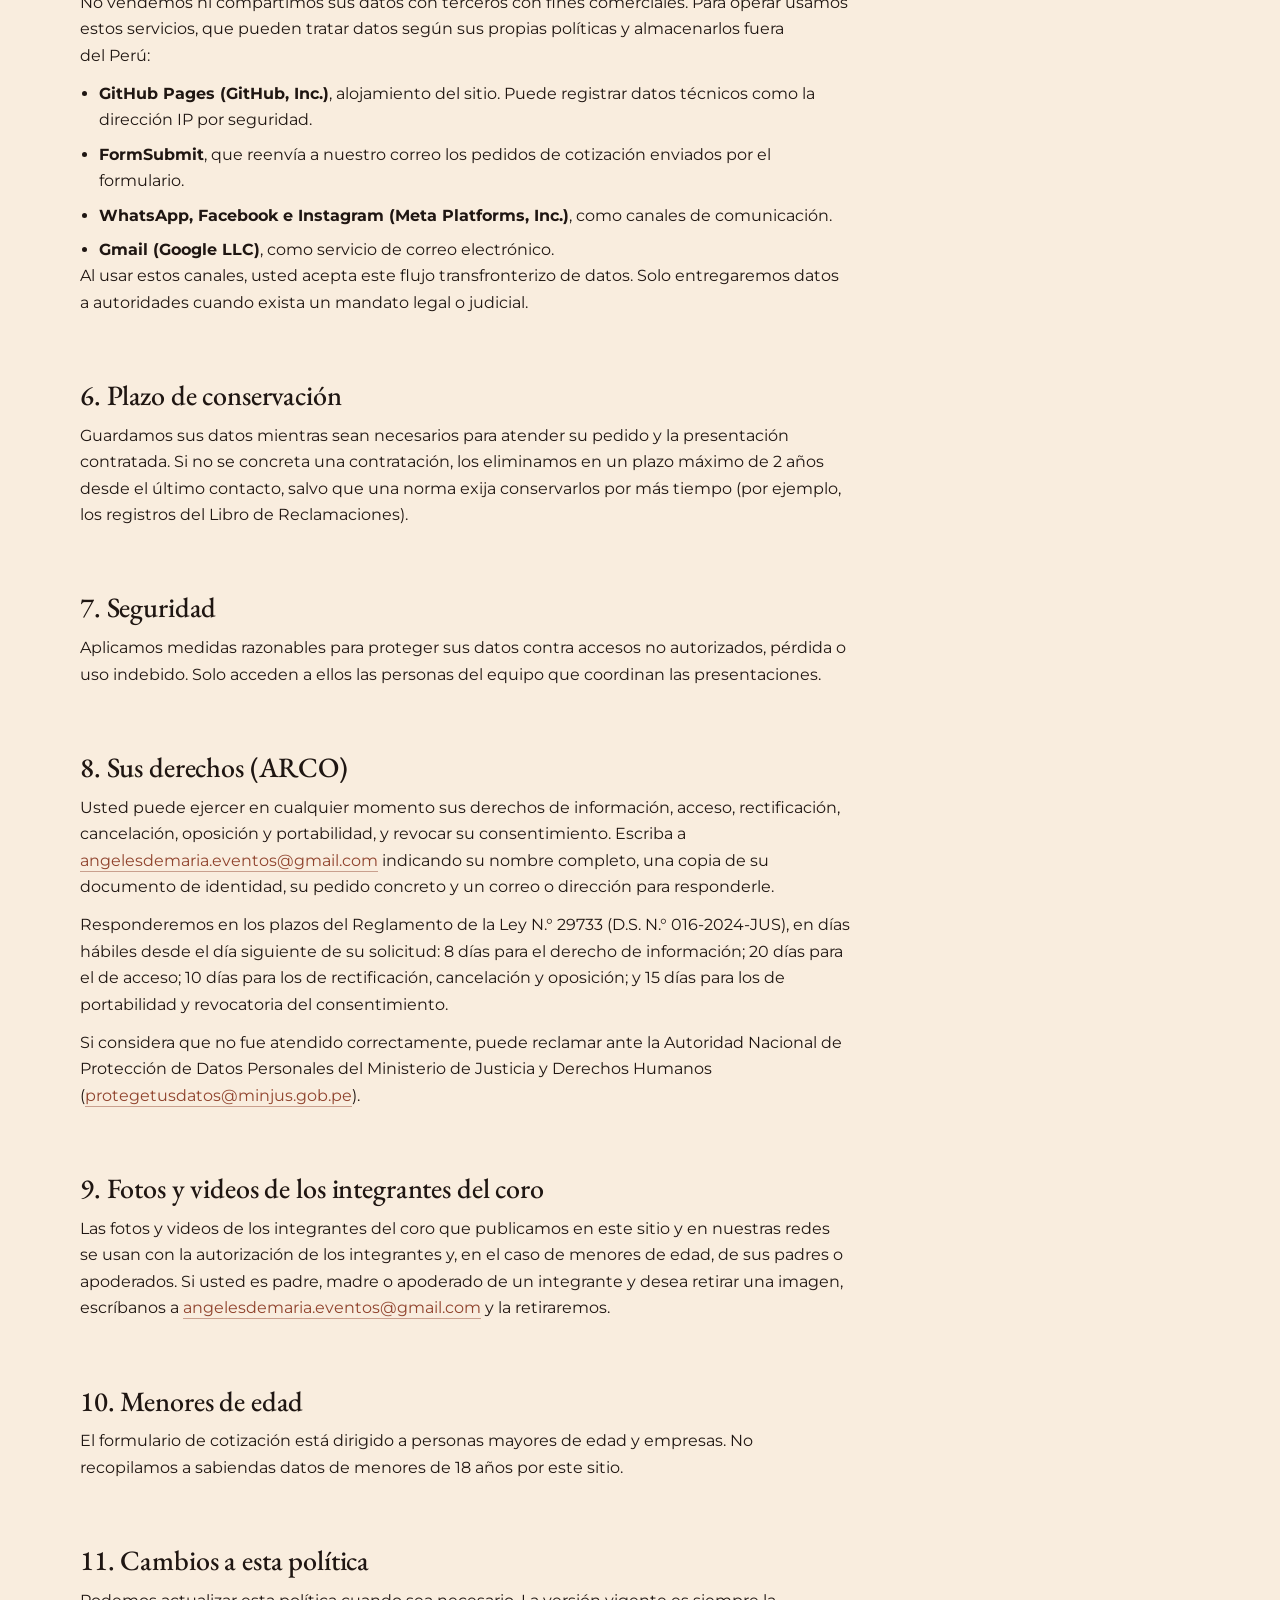
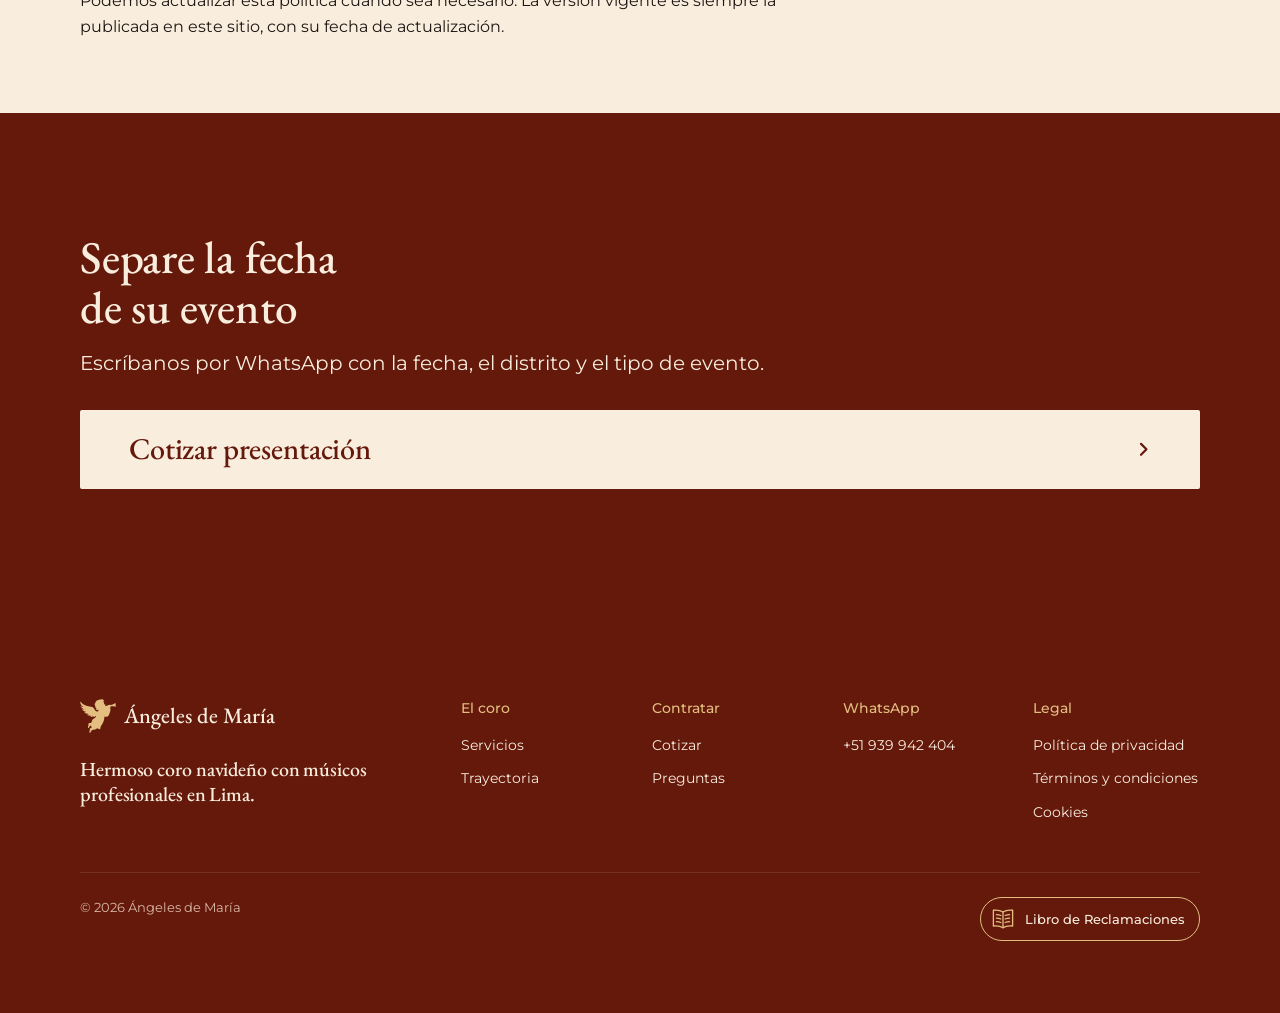
<file: privacidad.html>
<!doctype html>
<html lang="es" data-type="service" data-radius="soft" data-buttons="block">
<head>
<meta charset="utf-8">
<meta name="viewport" content="width=device-width, initial-scale=1, viewport-fit=cover">
<title>Política de privacidad · Ángeles de María</title>
<meta name="description" content="Cómo Ángeles de María trata los datos personales de quienes piden una cotización, conforme a la Ley N.° 29733.">
<link rel="icon" href="favicon.svg" type="image/svg+xml">
<meta name="theme-color" content="#f9edde">
<!-- <link rel="canonical" href="https://[dominio del coro]/"> cuando exista el dominio -->
<meta name="site-kind" content="other">
<meta name="page-type" content="legal">

<link rel="preload" href="fonts/eb-garamond.woff2" as="font" type="font/woff2" crossorigin>
<link rel="preload" href="fonts/montserrat.woff2" as="font" type="font/woff2" crossorigin>
<link rel="stylesheet" href="css/fuentes.css">
<link rel="stylesheet" href="assets/system.css">
<link rel="stylesheet" href="assets/ui/cards.css">
<link rel="stylesheet" href="assets/motion/motion.css">
<link rel="stylesheet" href="assets/backgrounds/backgrounds.css">
<link rel="stylesheet" href="assets/layout/layout.css">
<link rel="stylesheet" href="assets/icons/icon.css">
<!-- colores del manual de marca: marfil #f9edde, terracota #8f422c, dorado suave #c68c5c, vino oscuro #64190b; tinta casi negra del logo -->
<style>
:root {
  --p-bg: #f9edde; --p-surface: #f1e0ca; --p-ink: #1f1612; --p-muted: #6b5548;
  --p-accent: #8f422c; --p-accent-ink: #f9edde; --p-action: #8f422c; --p-action-ink: #f9edde;
  --p-inv-bg: #64190b; --p-inv-surface: #7a2514; --p-inv-ink: #f9edde; --p-inv-muted: #d9b8a6;
  --p-inv-accent: #e3be80; --p-inv-accent-ink: #64190b; --p-inv-action: #f9edde; --p-inv-action-ink: #64190b;
  --font-display: "EB Garamond", Garamond, Georgia, serif;
  --font-text: "Montserrat", system-ui, sans-serif;
  --display-weight: 500;
  --display-tracking: -0.005em;
  --display-tracking-xl: -0.01em;
}
</style>
<!-- estilos propios de esta web (lo que el kit no trae) -->
<link rel="stylesheet" href="css/coro.css">

<script>document.documentElement.classList.add('m-enter');setTimeout(()=>document.documentElement.classList.add('m-enter-done'),700)</script>
<script src="assets/backgrounds/backgrounds.js"></script>
<script>document.documentElement.classList.add('mo-js');setTimeout(()=>document.documentElement.classList.add('mo-safe'),2500)</script>
</head>
<body>
<header class="nav">
  <div class="wrap nav__bar">
    <a class="skip-link" href="#contenido">Ir al contenido</a>
    <a class="nav__logo" href="index.html"><img src="img/angel.svg" alt="" width="38" height="36">Ángeles de María</a>
    <nav class="nav__links" aria-label="Principal">
      <div class="nav__item"><a class="nav__link" href="index.html#servicios">Servicios</a></div>
      <div class="nav__item"><a class="nav__link" href="index.html#trayectoria">Trayectoria</a></div>
      <div class="nav__item"><a class="nav__link" href="index.html#preguntas">Preguntas</a></div>
    </nav>
    <div class="nav__actions">
      <a class="btn btn--primary" href="index.html#cotizar">Cotizar presentación</a>
    </div>
    <button class="nav__toggle" type="button" aria-expanded="false" aria-label="Menú">
      <svg width="18" height="18" viewBox="0 0 18 18" aria-hidden="true"><path d="M2 5h14M2 13h14" stroke="currentColor" stroke-width="1.6" stroke-linecap="round"/></svg>
    </button>
  </div>
</header>

<main id="contenido">
  <section class="section legal-hero">
    <div class="wrap">
      <p class="eyebrow"><a href="index.html">Inicio</a> · Información legal</p>
      <h1>Política de privacidad</h1>
      <p class="legal-lead">Cómo tratamos los datos de quienes nos escriben para cotizar una presentación.</p>
    </div>
  </section>
  <section class="section legal-section">
    <div class="wrap">
      <div class="legal">
        <p class="legal-updated">Última actualización: <span data-negocio="actualizacion">[por completar]</span></p>
        <p>Esta Política de Privacidad explica cómo Ángeles de María trata los datos personales de las personas que se comunican con nosotros por este sitio web y nuestros canales de contacto. Se elabora conforme a la Ley N.° 29733, Ley de Protección de Datos Personales, y su Reglamento, aprobado por el Decreto Supremo N.° 016-2024-JUS.</p>

        <h2>1. Responsable del tratamiento</h2>
        <ul>
          <li><strong>Titular:</strong> <span data-negocio="razonSocial">[por completar]</span></li>
          <li><strong>Domicilio:</strong> <span data-negocio="direccion">[por completar]</span></li>
          <li><strong>Correo de contacto:</strong> <a href="mailto:angelesdemaria.eventos@gmail.com" data-negocio-correo>angelesdemaria.eventos@gmail.com</a></li>
        </ul>

        <h2>2. Qué datos recopilamos</h2>
        <p>Por el formulario de cotización recibimos los datos que usted escribe:</p>
        <ul>
          <li>Nombre o nombre de su empresa</li>
          <li>Correo electrónico (si elige recibir la cotización por correo)</li>
          <li>Tipo de evento, fecha, distrito, instrumentos de interés y los detalles que quiera agregar</li>
        </ul>
        <p>Si nos escribe por WhatsApp, correo o redes sociales, también recibimos su número de teléfono o usuario y lo que nos cuente sobre su evento. No pedimos datos sensibles; le pedimos no compartirlos por nuestros canales.</p>

        <h2>3. Para qué usamos los datos</h2>
        <ul>
          <li><strong>a)</strong> Preparar y enviarle la cotización que pidió.</li>
          <li><strong>b)</strong> Coordinar la fecha, el lugar y los detalles de la presentación.</li>
          <li><strong>c)</strong> Atender reclamos, quejas y consultas, incluido el Libro de Reclamaciones.</li>
          <li><strong>d)</strong> Cumplir obligaciones legales, tributarias o requerimientos de autoridades.</li>
        </ul>
        <p>No usamos sus datos para enviarle publicidad. Si algún día quisiéramos hacerlo, le pediremos antes su consentimiento expreso.</p>

        <h2>4. Base legal</h2>
        <p>Tratamos sus datos con su consentimiento, que usted da al marcar la casilla del formulario o al escribirnos por su cuenta, y para atender la relación precontractual o contractual que usted nos solicita.</p>

        <h2>5. Proveedores y terceros</h2>
        <p>No vendemos ni compartimos sus datos con terceros con fines comerciales. Para operar usamos estos servicios, que pueden tratar datos según sus propias políticas y almacenarlos fuera del Perú:</p>
        <ul>
          <li><strong>GitHub Pages (GitHub, Inc.)</strong>, alojamiento del sitio. Puede registrar datos técnicos como la dirección IP por seguridad.</li>
          <li><strong>FormSubmit</strong>, que reenvía a nuestro correo los pedidos de cotización enviados por el formulario.</li>
          <li><strong>WhatsApp, Facebook e Instagram (Meta Platforms, Inc.)</strong>, como canales de comunicación.</li>
          <li><strong>Gmail (Google LLC)</strong>, como servicio de correo electrónico.</li>
        </ul>
        <p>Al usar estos canales, usted acepta este flujo transfronterizo de datos. Solo entregaremos datos a autoridades cuando exista un mandato legal o judicial.</p>

        <h2>6. Plazo de conservación</h2>
        <p>Guardamos sus datos mientras sean necesarios para atender su pedido y la presentación contratada. Si no se concreta una contratación, los eliminamos en un plazo máximo de 2 años desde el último contacto, salvo que una norma exija conservarlos por más tiempo (por ejemplo, los registros del Libro de Reclamaciones).</p>

        <h2>7. Seguridad</h2>
        <p>Aplicamos medidas razonables para proteger sus datos contra accesos no autorizados, pérdida o uso indebido. Solo acceden a ellos las personas del equipo que coordinan las presentaciones.</p>

        <h2>8. Sus derechos (ARCO)</h2>
        <p>Usted puede ejercer en cualquier momento sus derechos de información, acceso, rectificación, cancelación, oposición y portabilidad, y revocar su consentimiento. Escriba a <a href="mailto:angelesdemaria.eventos@gmail.com" data-negocio-correo>angelesdemaria.eventos@gmail.com</a> indicando su nombre completo, una copia de su documento de identidad, su pedido concreto y un correo o dirección para responderle.</p>
        <p>Responderemos en los plazos del Reglamento de la Ley N.° 29733 (D.S. N.° 016-2024-JUS), en días hábiles desde el día siguiente de su solicitud: 8 días para el derecho de información; 20 días para el de acceso; 10 días para los de rectificación, cancelación y oposición; y 15 días para los de portabilidad y revocatoria del consentimiento.</p>
        <p>Si considera que no fue atendido correctamente, puede reclamar ante la Autoridad Nacional de Protección de Datos Personales del Ministerio de Justicia y Derechos Humanos (<a href="mailto:protegetusdatos@minjus.gob.pe">protegetusdatos@minjus.gob.pe</a>).</p>

        <h2>9. Fotos y videos de los integrantes del coro</h2>
        <p>Las fotos y videos de los integrantes del coro que publicamos en este sitio y en nuestras redes se usan con la autorización de los integrantes y, en el caso de menores de edad, de sus padres o apoderados. Si usted es padre, madre o apoderado de un integrante y desea retirar una imagen, escríbanos a <a href="mailto:angelesdemaria.eventos@gmail.com" data-negocio-correo>angelesdemaria.eventos@gmail.com</a> y la retiraremos.</p>

        <h2>10. Menores de edad</h2>
        <p>El formulario de cotización está dirigido a personas mayores de edad y empresas. No recopilamos a sabiendas datos de menores de 18 años por este sitio.</p>

        <h2>11. Cambios a esta política</h2>
        <p>Podemos actualizar esta política cuando sea necesario. La versión vigente es siempre la publicada en este sitio, con su fecha de actualización.</p>
      </div>
    </div>
  </section>
</main>

<footer class="footer closing footer--dark ground-inverse" id="contact" aria-labelledby="close-h">
  <div class="wrap">
    <div class="closing__cta close--type">
      <div class="section-head">
        <h2 id="close-h">Separe la fecha de su evento</h2>
        <p>Escríbanos por WhatsApp con la fecha, el distrito y el tipo de evento.</p>
      </div>
      <a class="btn btn--primary btn--xl btn--wide" href="index.html#cotizar">Cotizar presentación<svg class="m-arrow" viewBox="0 0 12 12" aria-hidden="true"><path class="m-arrow__stem" d="M1 6h8"/><path class="m-arrow__head" d="M4.5 2.5 8 6l-3.5 3.5"/></svg></a>
    </div>
    <div class="closing__links">
      <div class="grid">
        <div class="span-4 stack-4">
          <a class="nav__logo" href="index.html"><img src="img/angel-claro.svg" alt="" width="38" height="36">Ángeles de María</a>
          <p class="footer__lede">Hermoso coro navideño con músicos profesionales en Lima.</p>
        </div>
        <div class="span-2 start-5 footer__col"><h3>El coro</h3><ul><li><a href="index.html#servicios">Servicios</a></li><li><a href="index.html#trayectoria">Trayectoria</a></li></ul></div>
        <div class="span-2 footer__col"><h3>Contratar</h3><ul><li><a href="index.html#cotizar">Cotizar</a></li><li><a href="index.html#preguntas">Preguntas</a></li></ul></div>
        <div class="span-2 footer__col"><h3>WhatsApp</h3><ul><li><a href="https://w.app/qnb0lm">+51 939 942 404</a></li></ul></div>
        <div class="span-2 footer__col"><h3>Legal</h3><ul><li><a href="privacidad.html">Política de privacidad</a></li><li><a href="terminos.html">Términos y condiciones</a></li><li><a href="cookies.html">Cookies</a></li></ul></div>
      </div>
      <div class="footer__legal">
        <span>&copy; 2026 Ángeles de María</span>
        <a class="libro-link" href="libro-de-reclamaciones.html"><img src="img/libro-reclamaciones-claro.svg" alt="" width="28" height="28">Libro de Reclamaciones</a>
      </div>
    </div>
  </div>
</footer>

<nav class="actionbar" aria-label="Acciones rápidas">
  <a class="btn btn--primary" href="index.html#cotizar">Cotizar presentación</a>
</nav>

<script src="js/config.js"></script>
<script src="js/legal.js"></script>
<script type="module" src="assets/system.js"></script>
<script type="module" src="assets/motion/motion.js"></script>
<script type="module" src="assets/layout/layout.js"></script>
</body>
</html>
</file>
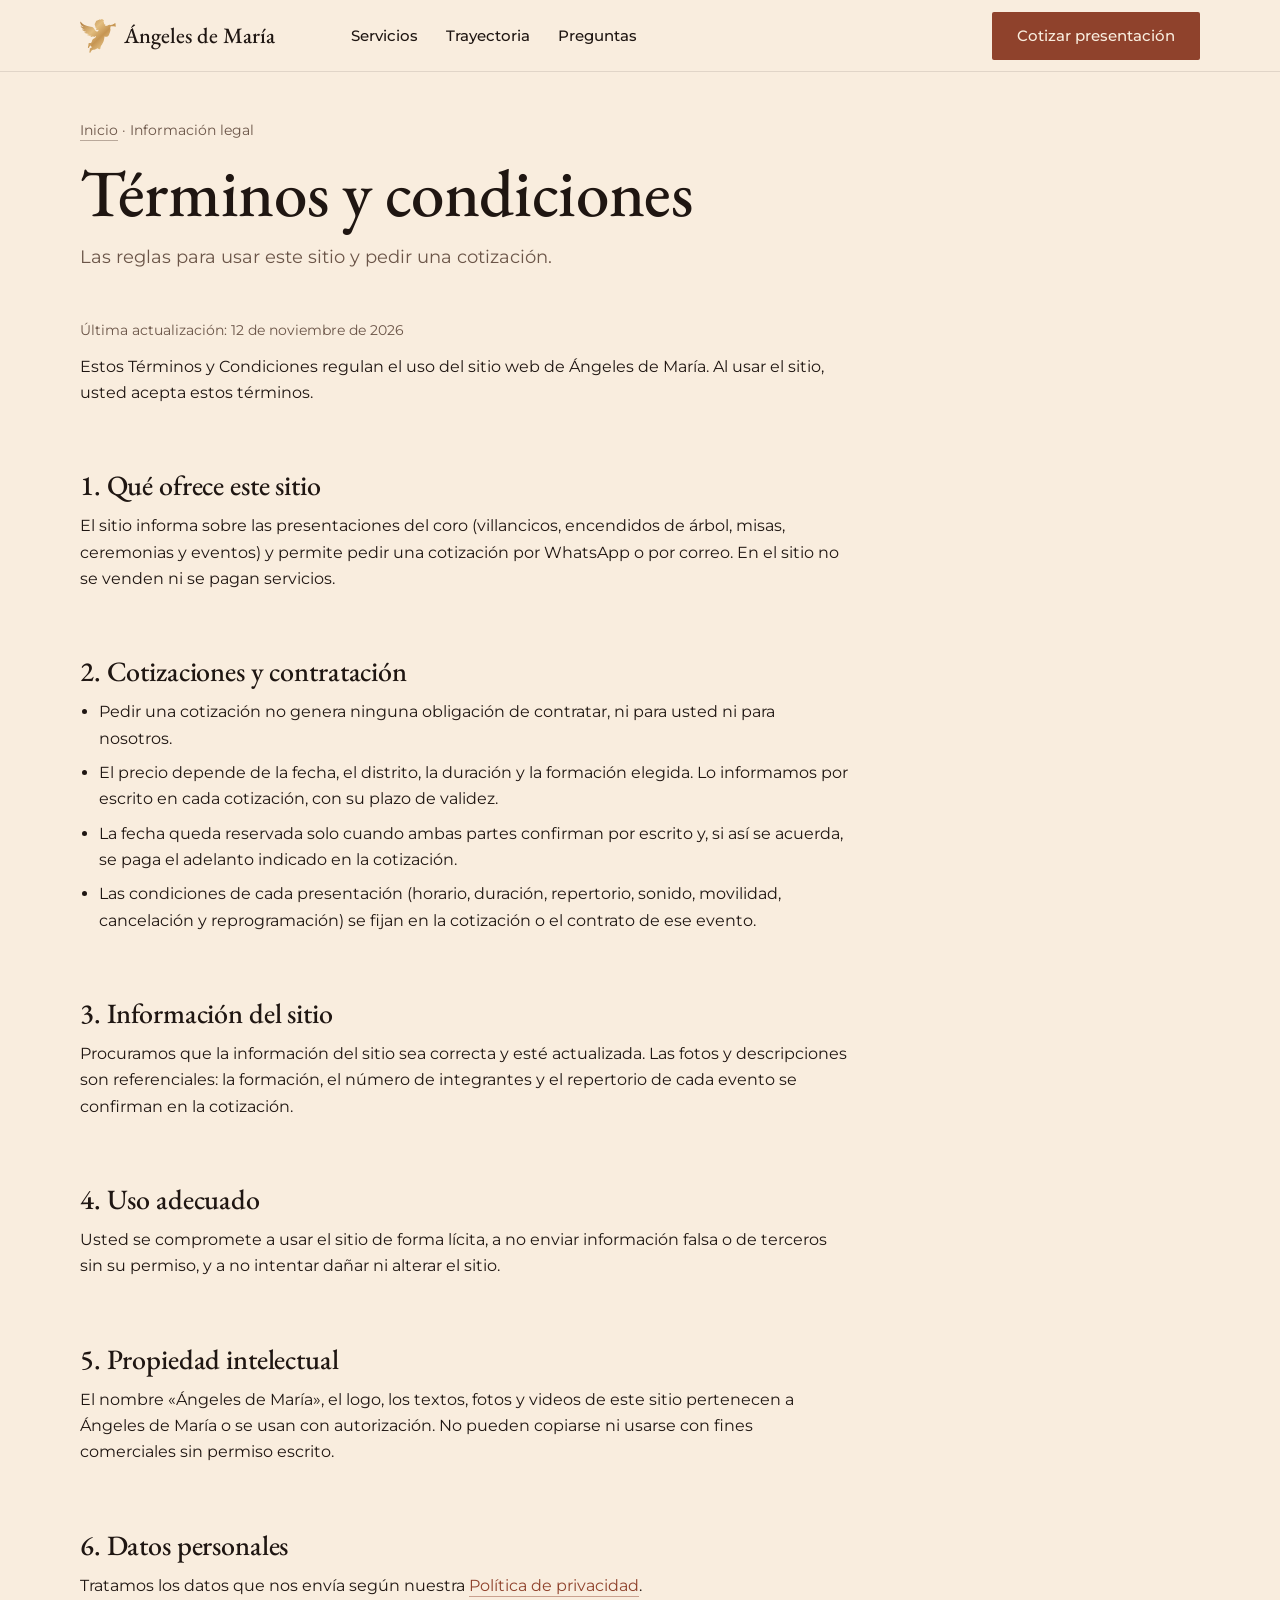
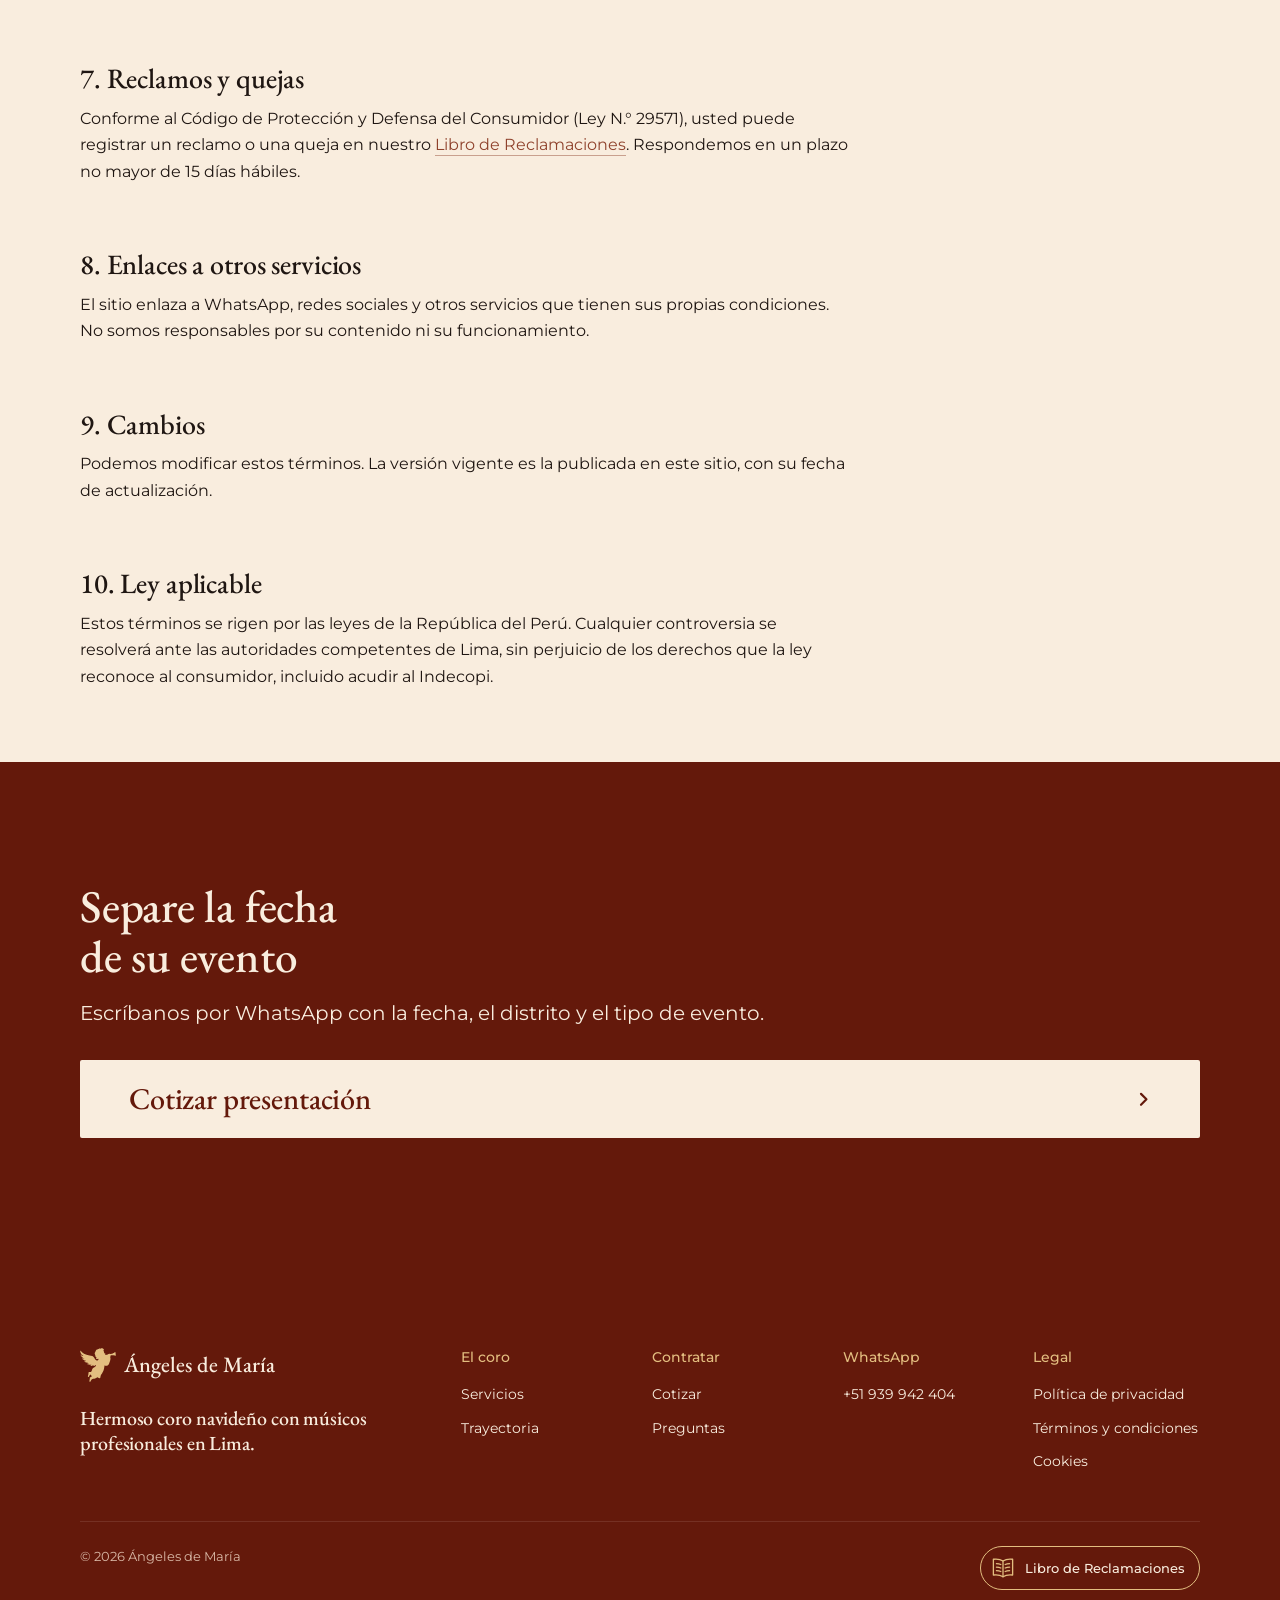
<file: terminos.html>
<!doctype html>
<html lang="es" data-type="service" data-radius="soft" data-buttons="block">
<head>
<meta charset="utf-8">
<meta name="viewport" content="width=device-width, initial-scale=1, viewport-fit=cover">
<title>Términos y condiciones · Ángeles de María</title>
<meta name="description" content="Condiciones de uso del sitio web de Ángeles de María y de las solicitudes de cotización.">
<link rel="icon" href="favicon.svg" type="image/svg+xml">
<meta name="theme-color" content="#f9edde">
<!-- <link rel="canonical" href="https://[dominio del coro]/"> cuando exista el dominio -->
<meta name="site-kind" content="other">
<meta name="page-type" content="legal">

<link rel="preload" href="fonts/eb-garamond.woff2" as="font" type="font/woff2" crossorigin>
<link rel="preload" href="fonts/montserrat.woff2" as="font" type="font/woff2" crossorigin>
<link rel="stylesheet" href="css/fuentes.css">
<link rel="stylesheet" href="assets/system.css">
<link rel="stylesheet" href="assets/ui/cards.css">
<link rel="stylesheet" href="assets/motion/motion.css">
<link rel="stylesheet" href="assets/backgrounds/backgrounds.css">
<link rel="stylesheet" href="assets/layout/layout.css">
<link rel="stylesheet" href="assets/icons/icon.css">
<!-- colores del manual de marca: marfil #f9edde, terracota #8f422c, dorado suave #c68c5c, vino oscuro #64190b; tinta casi negra del logo -->
<style>
:root {
  --p-bg: #f9edde; --p-surface: #f1e0ca; --p-ink: #1f1612; --p-muted: #6b5548;
  --p-accent: #8f422c; --p-accent-ink: #f9edde; --p-action: #8f422c; --p-action-ink: #f9edde;
  --p-inv-bg: #64190b; --p-inv-surface: #7a2514; --p-inv-ink: #f9edde; --p-inv-muted: #d9b8a6;
  --p-inv-accent: #e3be80; --p-inv-accent-ink: #64190b; --p-inv-action: #f9edde; --p-inv-action-ink: #64190b;
  --font-display: "EB Garamond", Garamond, Georgia, serif;
  --font-text: "Montserrat", system-ui, sans-serif;
  --display-weight: 500;
  --display-tracking: -0.005em;
  --display-tracking-xl: -0.01em;
}
</style>
<!-- estilos propios de esta web (lo que el kit no trae) -->
<link rel="stylesheet" href="css/coro.css">

<script>document.documentElement.classList.add('m-enter');setTimeout(()=>document.documentElement.classList.add('m-enter-done'),700)</script>
<script src="assets/backgrounds/backgrounds.js"></script>
<script>document.documentElement.classList.add('mo-js');setTimeout(()=>document.documentElement.classList.add('mo-safe'),2500)</script>
</head>
<body>
<header class="nav">
  <div class="wrap nav__bar">
    <a class="skip-link" href="#contenido">Ir al contenido</a>
    <a class="nav__logo" href="index.html"><img src="img/angel.svg" alt="" width="38" height="36">Ángeles de María</a>
    <nav class="nav__links" aria-label="Principal">
      <div class="nav__item"><a class="nav__link" href="index.html#servicios">Servicios</a></div>
      <div class="nav__item"><a class="nav__link" href="index.html#trayectoria">Trayectoria</a></div>
      <div class="nav__item"><a class="nav__link" href="index.html#preguntas">Preguntas</a></div>
    </nav>
    <div class="nav__actions">
      <a class="btn btn--primary" href="index.html#cotizar">Cotizar presentación</a>
    </div>
    <button class="nav__toggle" type="button" aria-expanded="false" aria-label="Menú">
      <svg width="18" height="18" viewBox="0 0 18 18" aria-hidden="true"><path d="M2 5h14M2 13h14" stroke="currentColor" stroke-width="1.6" stroke-linecap="round"/></svg>
    </button>
  </div>
</header>

<main id="contenido">
  <section class="section legal-hero">
    <div class="wrap">
      <p class="eyebrow"><a href="index.html">Inicio</a> · Información legal</p>
      <h1>Términos y condiciones</h1>
      <p class="legal-lead">Las reglas para usar este sitio y pedir una cotización.</p>
    </div>
  </section>
  <section class="section legal-section">
    <div class="wrap">
      <div class="legal">
        <p class="legal-updated">Última actualización: <span data-negocio="actualizacion">12 de noviembre de 2026</span></p>
        <p>Estos Términos y Condiciones regulan el uso del sitio web de Ángeles de María. Al usar el sitio, usted acepta estos términos.</p>

        <h2>1. Qué ofrece este sitio</h2>
        <p>El sitio informa sobre las presentaciones del coro (villancicos, encendidos de árbol, misas, ceremonias y eventos) y permite pedir una cotización por WhatsApp o por correo. En el sitio no se venden ni se pagan servicios.</p>

        <h2>2. Cotizaciones y contratación</h2>
        <ul>
          <li>Pedir una cotización no genera ninguna obligación de contratar, ni para usted ni para nosotros.</li>
          <li>El precio depende de la fecha, el distrito, la duración y la formación elegida. Lo informamos por escrito en cada cotización, con su plazo de validez.</li>
          <li>La fecha queda reservada solo cuando ambas partes confirman por escrito y, si así se acuerda, se paga el adelanto indicado en la cotización.</li>
          <li>Las condiciones de cada presentación (horario, duración, repertorio, sonido, movilidad, cancelación y reprogramación) se fijan en la cotización o el contrato de ese evento.</li>
        </ul>

        <h2>3. Información del sitio</h2>
        <p>Procuramos que la información del sitio sea correcta y esté actualizada. Las fotos y descripciones son referenciales: la formación, el número de integrantes y el repertorio de cada evento se confirman en la cotización.</p>

        <h2>4. Uso adecuado</h2>
        <p>Usted se compromete a usar el sitio de forma lícita, a no enviar información falsa o de terceros sin su permiso, y a no intentar dañar ni alterar el sitio.</p>

        <h2>5. Propiedad intelectual</h2>
        <p>El nombre «Ángeles de María», el logo, los textos, fotos y videos de este sitio pertenecen a Ángeles de María o se usan con autorización. No pueden copiarse ni usarse con fines comerciales sin permiso escrito.</p>

        <h2>6. Datos personales</h2>
        <p>Tratamos los datos que nos envía según nuestra <a href="privacidad.html">Política de privacidad</a>.</p>

        <h2>7. Reclamos y quejas</h2>
        <p>Conforme al Código de Protección y Defensa del Consumidor (Ley N.° 29571), usted puede registrar un reclamo o una queja en nuestro <a href="libro-de-reclamaciones.html">Libro de Reclamaciones</a>. Respondemos en un plazo no mayor de 15 días hábiles.</p>

        <h2>8. Enlaces a otros servicios</h2>
        <p>El sitio enlaza a WhatsApp, redes sociales y otros servicios que tienen sus propias condiciones. No somos responsables por su contenido ni su funcionamiento.</p>

        <h2>9. Cambios</h2>
        <p>Podemos modificar estos términos. La versión vigente es la publicada en este sitio, con su fecha de actualización.</p>

        <h2>10. Ley aplicable</h2>
        <p>Estos términos se rigen por las leyes de la República del Perú. Cualquier controversia se resolverá ante las autoridades competentes de Lima, sin perjuicio de los derechos que la ley reconoce al consumidor, incluido acudir al Indecopi.</p>
      </div>
    </div>
  </section>
</main>

<footer class="footer closing footer--dark ground-inverse" id="contact" aria-labelledby="close-h">
  <div class="wrap">
    <div class="closing__cta close--type">
      <div class="section-head">
        <h2 id="close-h">Separe la fecha de su evento</h2>
        <p>Escríbanos por WhatsApp con la fecha, el distrito y el tipo de evento.</p>
      </div>
      <a class="btn btn--primary btn--xl btn--wide" href="index.html#cotizar">Cotizar presentación<svg class="m-arrow" viewBox="0 0 12 12" aria-hidden="true"><path class="m-arrow__stem" d="M1 6h8"/><path class="m-arrow__head" d="M4.5 2.5 8 6l-3.5 3.5"/></svg></a>
    </div>
    <div class="closing__links">
      <div class="grid">
        <div class="span-4 stack-4">
          <a class="nav__logo" href="index.html"><img src="img/angel-claro.svg" alt="" width="38" height="36">Ángeles de María</a>
          <p class="footer__lede">Hermoso coro navideño con músicos profesionales en Lima.</p>
        </div>
        <div class="span-2 start-5 footer__col"><h3>El coro</h3><ul><li><a href="index.html#servicios">Servicios</a></li><li><a href="index.html#trayectoria">Trayectoria</a></li></ul></div>
        <div class="span-2 footer__col"><h3>Contratar</h3><ul><li><a href="index.html#cotizar">Cotizar</a></li><li><a href="index.html#preguntas">Preguntas</a></li></ul></div>
        <div class="span-2 footer__col"><h3>WhatsApp</h3><ul><li><a href="https://w.app/qnb0lm">+51 939 942 404</a></li></ul></div>
        <div class="span-2 footer__col"><h3>Legal</h3><ul><li><a href="privacidad.html">Política de privacidad</a></li><li><a href="terminos.html">Términos y condiciones</a></li><li><a href="cookies.html">Cookies</a></li></ul></div>
      </div>
      <div class="footer__legal">
        <span>&copy; 2026 Ángeles de María</span>
        <a class="libro-link" href="libro-de-reclamaciones.html"><img src="img/libro-reclamaciones-claro.svg" alt="" width="28" height="28">Libro de Reclamaciones</a>
      </div>
    </div>
  </div>
</footer>

<nav class="actionbar" aria-label="Acciones rápidas">
  <a class="btn btn--primary" href="index.html#cotizar">Cotizar presentación</a>
</nav>

<script src="js/config.js"></script>
<script src="js/legal.js"></script>
<script type="module" src="assets/system.js"></script>
<script type="module" src="assets/motion/motion.js"></script>
<script type="module" src="assets/layout/layout.js"></script>
</body>
</html>
</file>
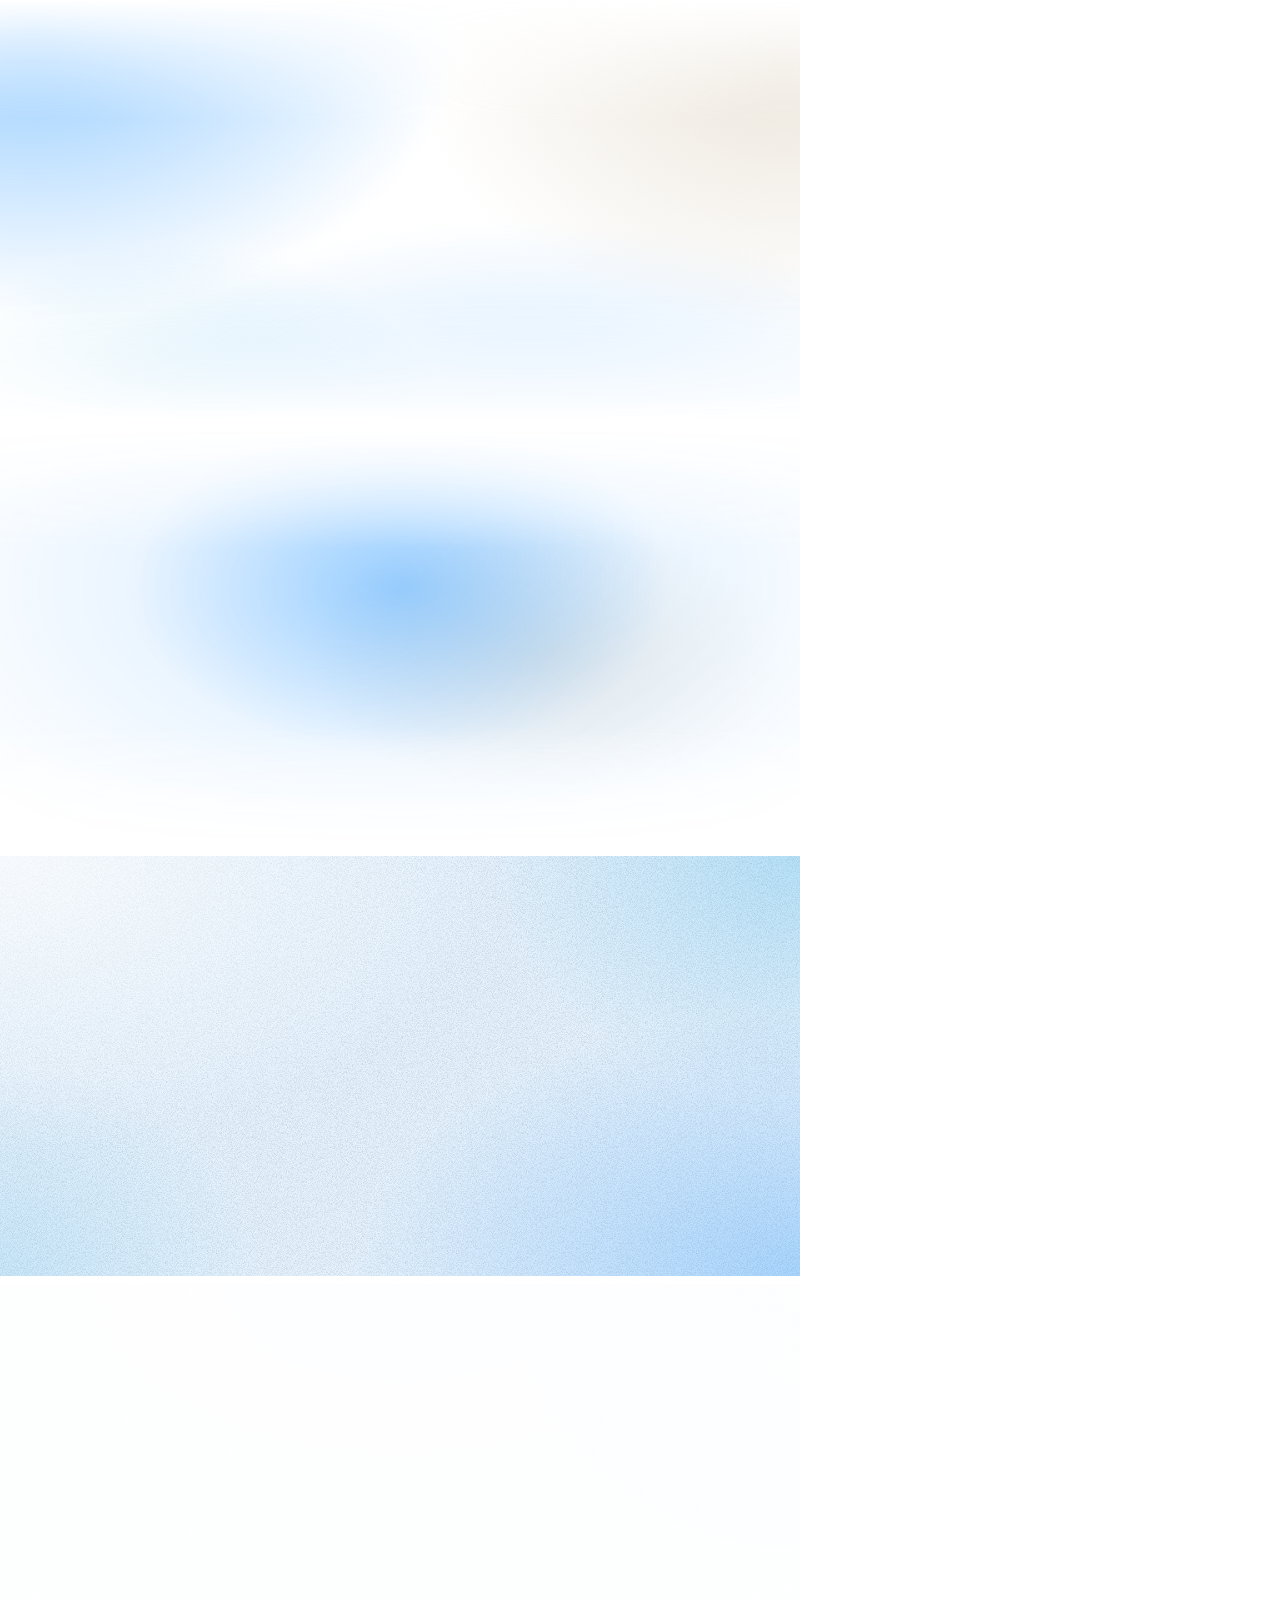
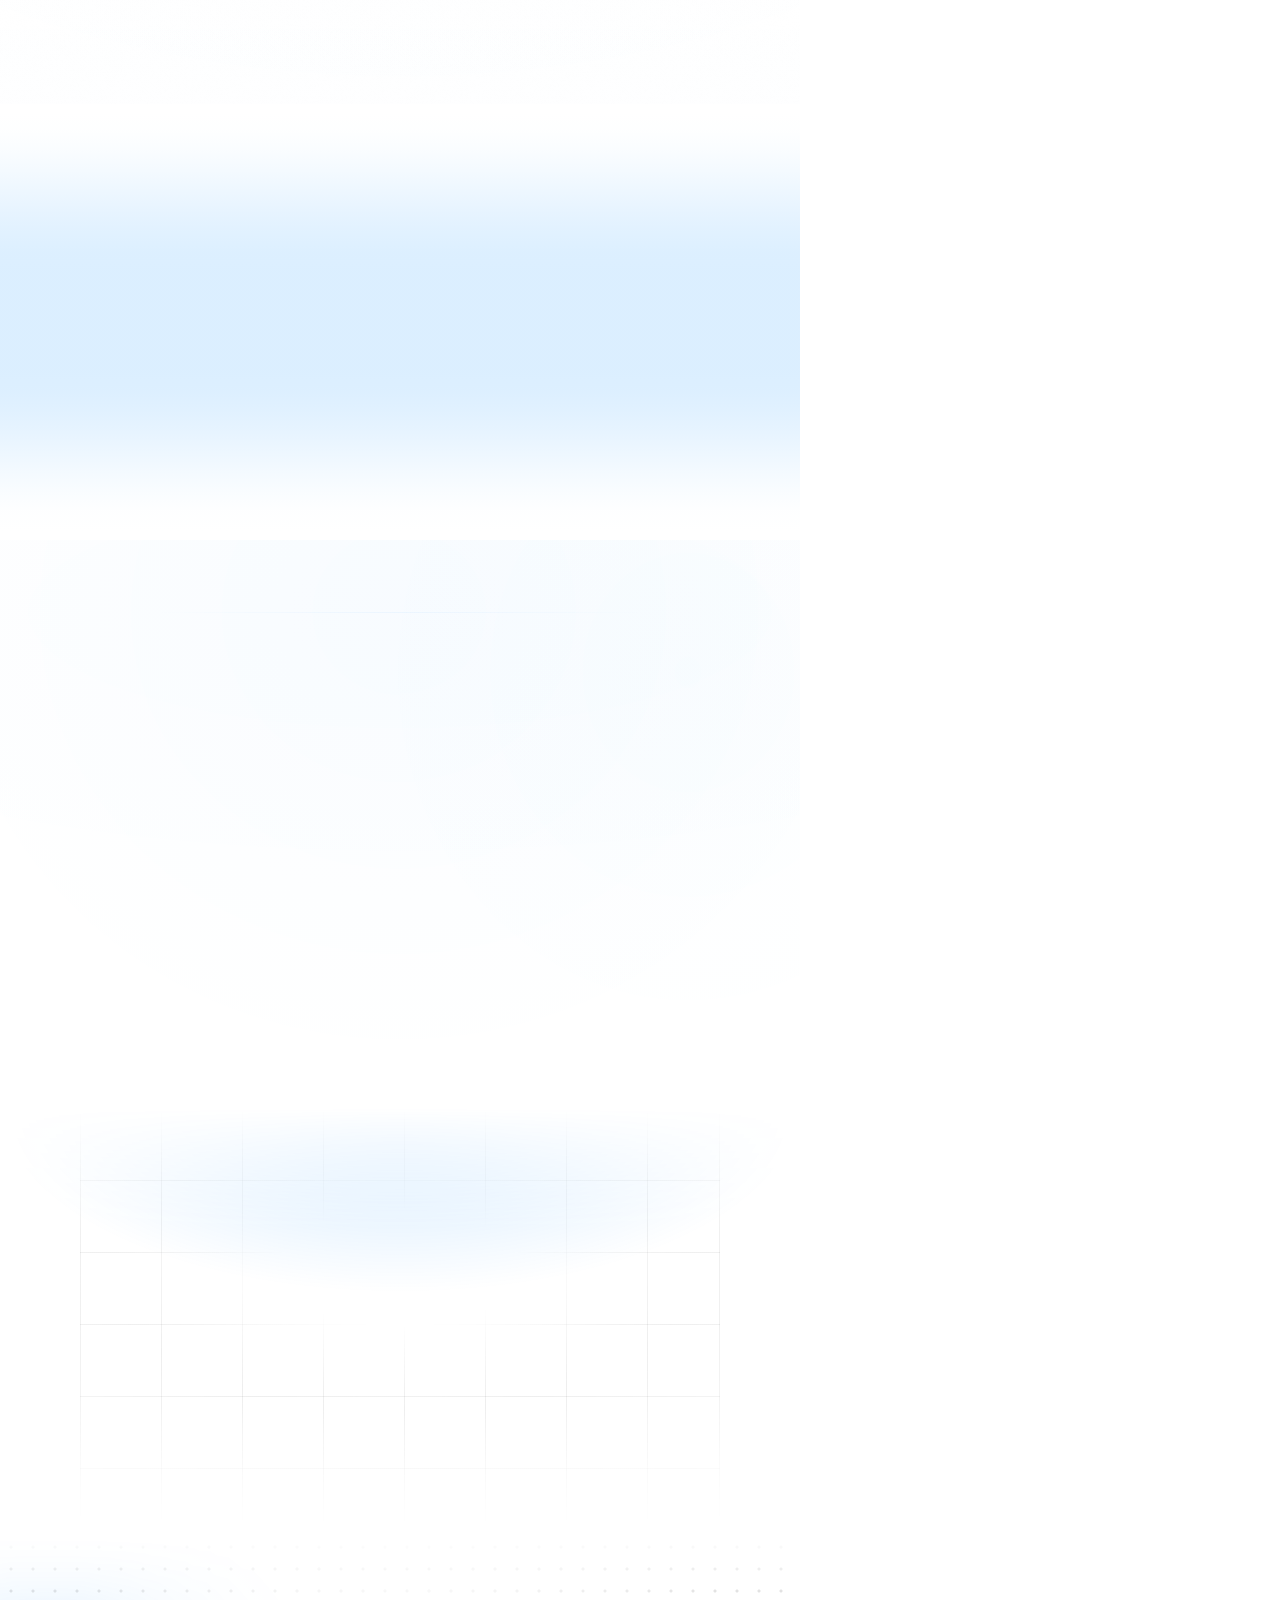
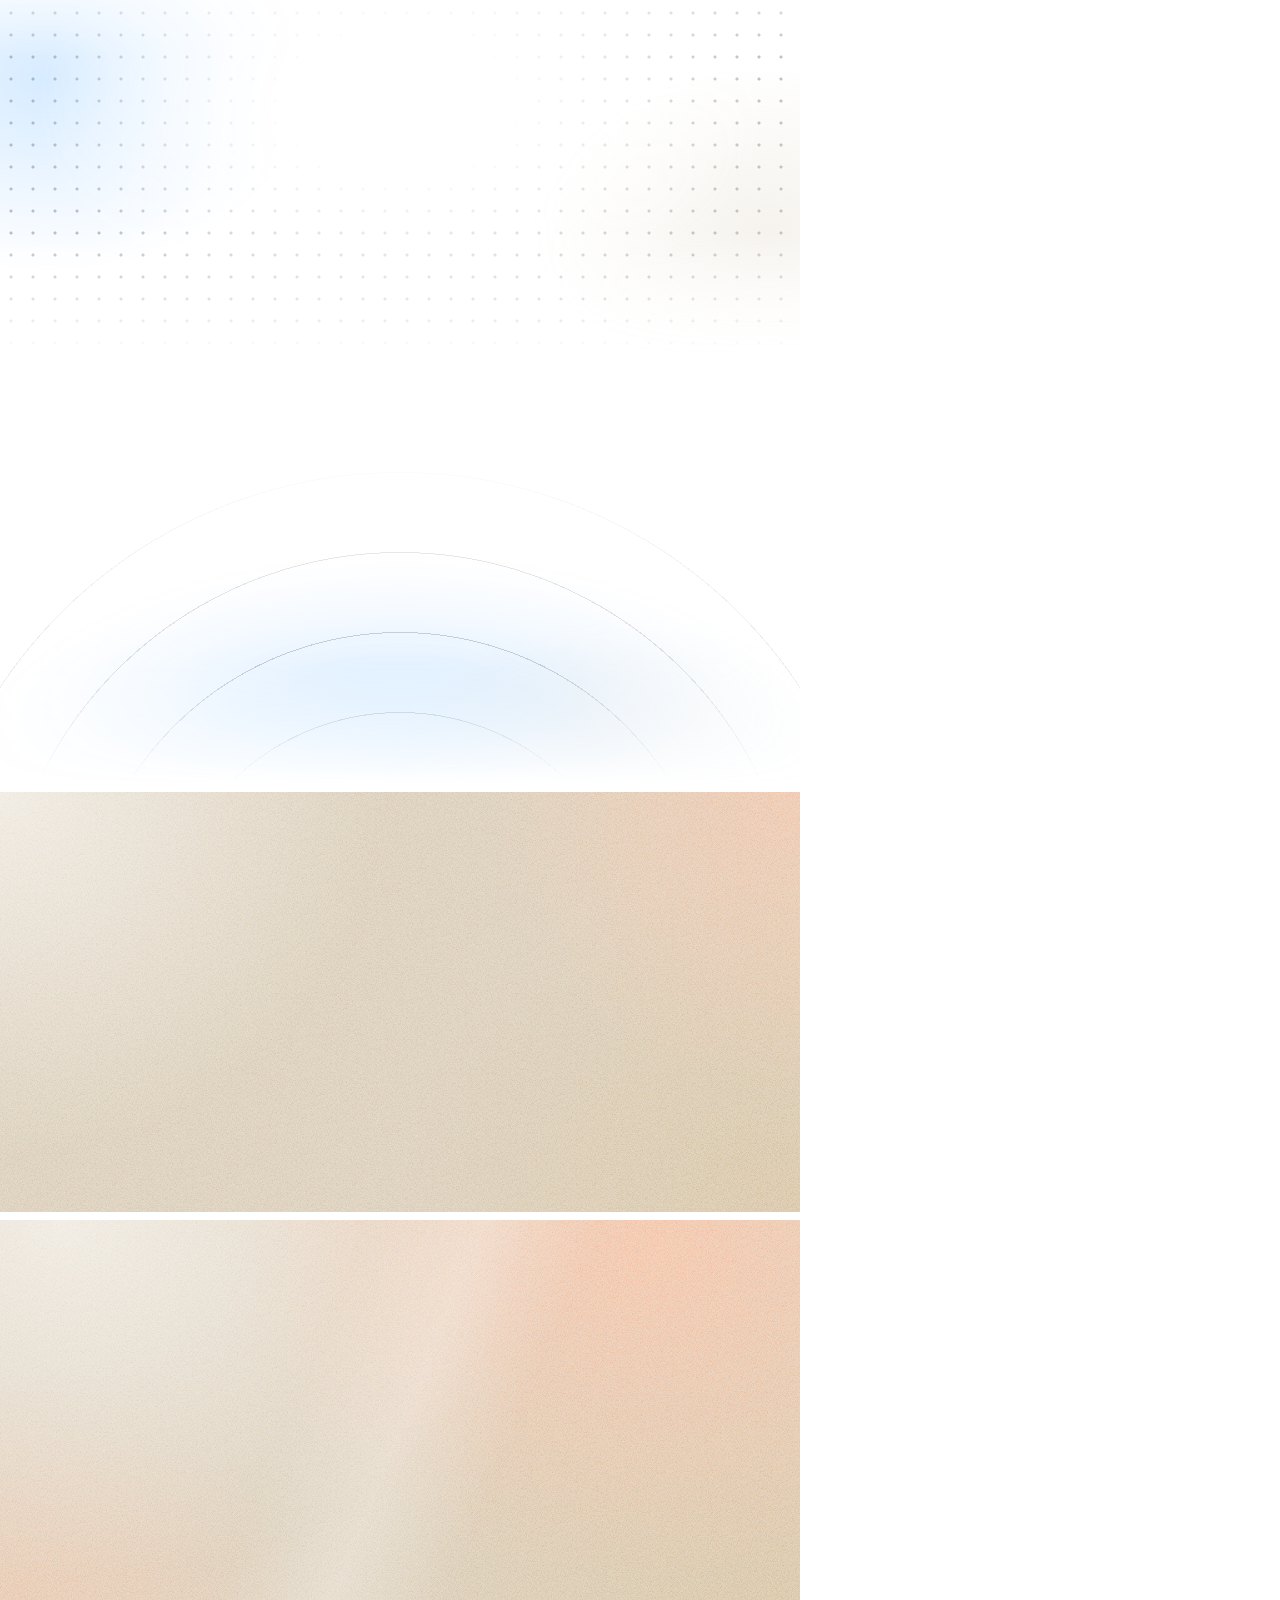
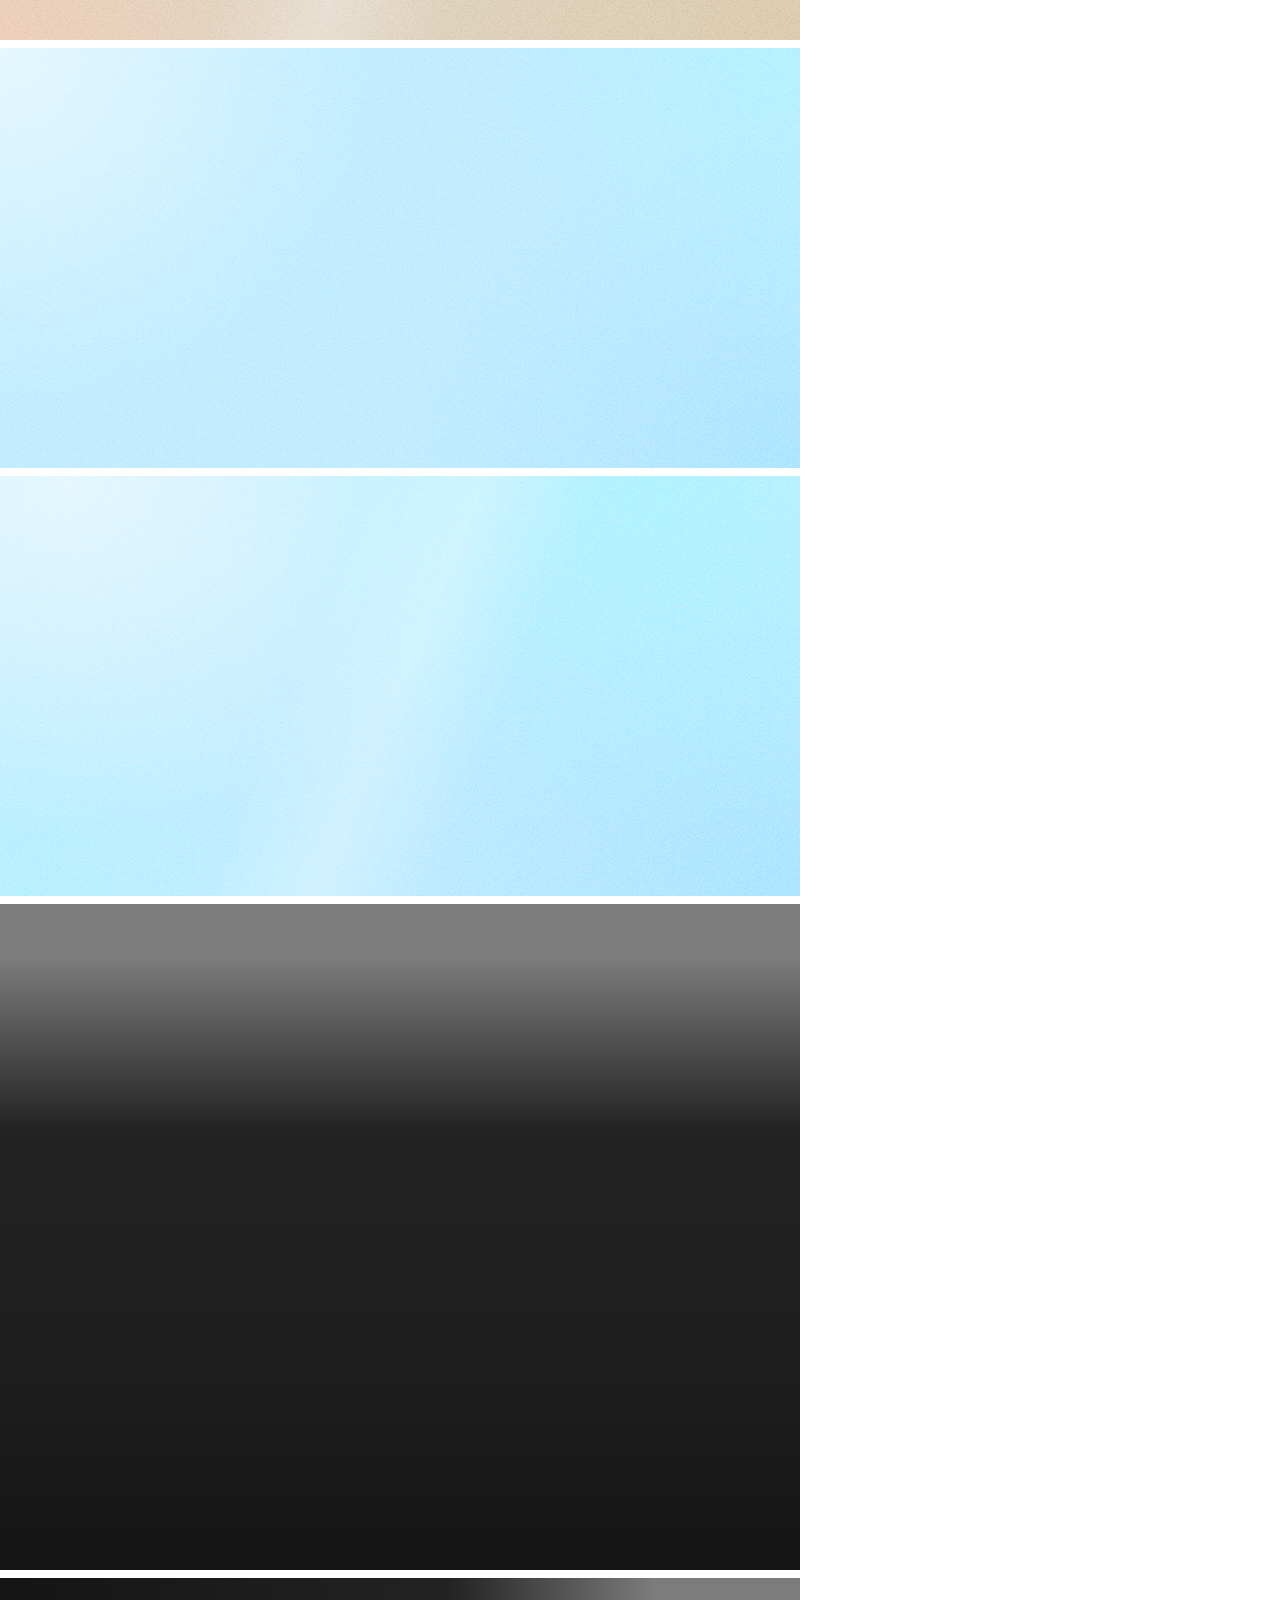
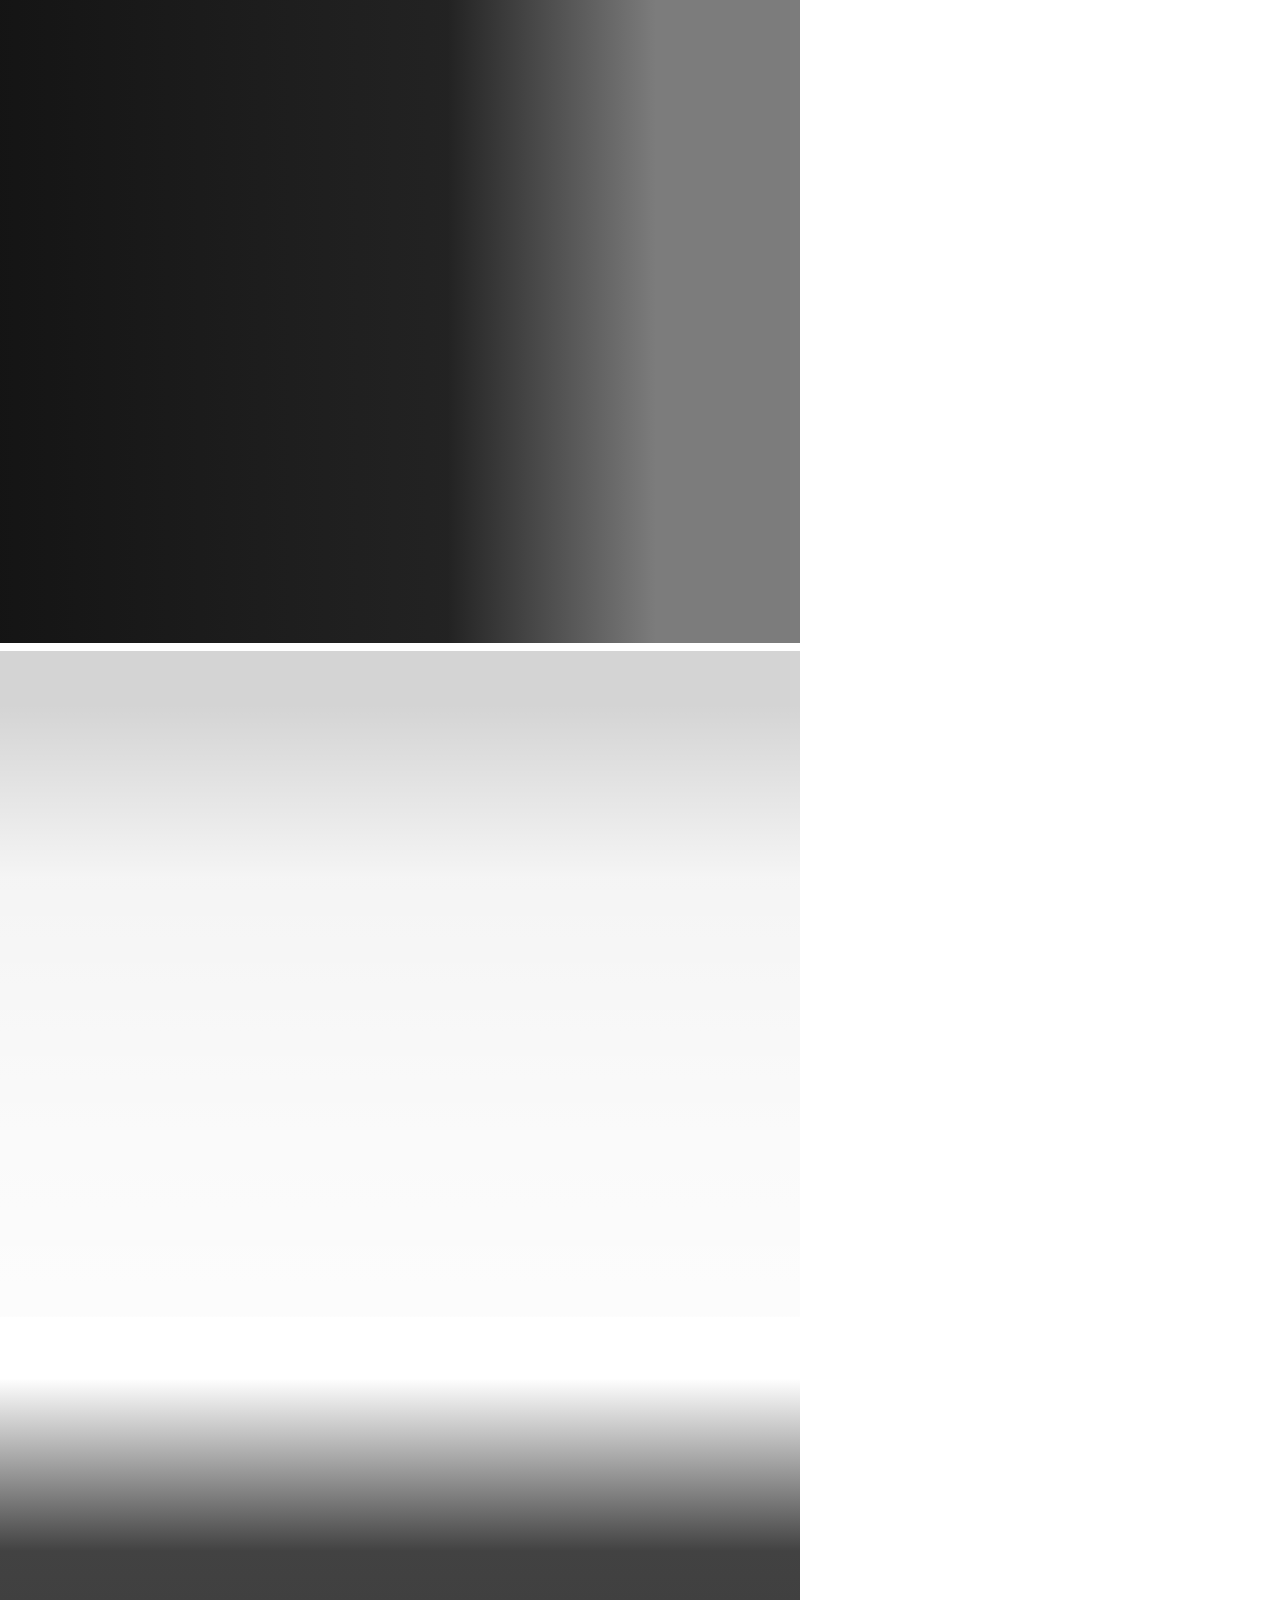
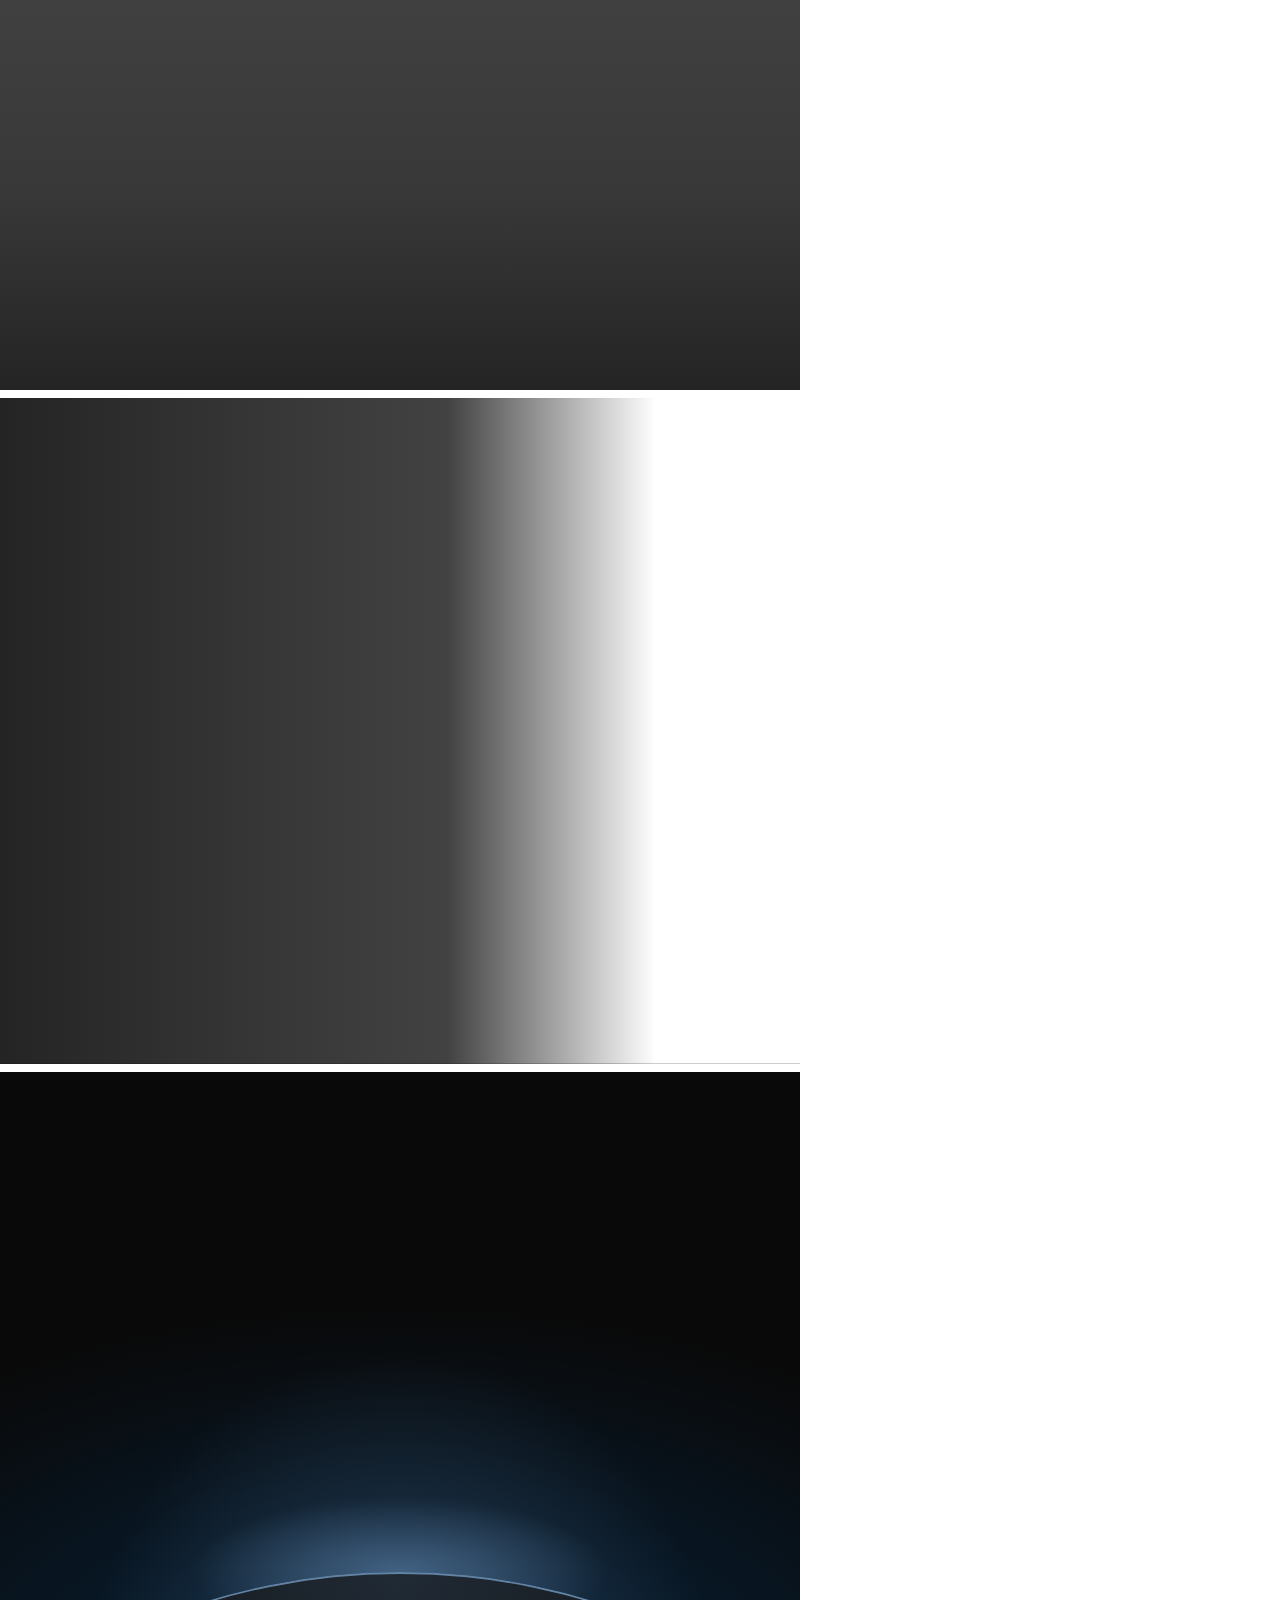
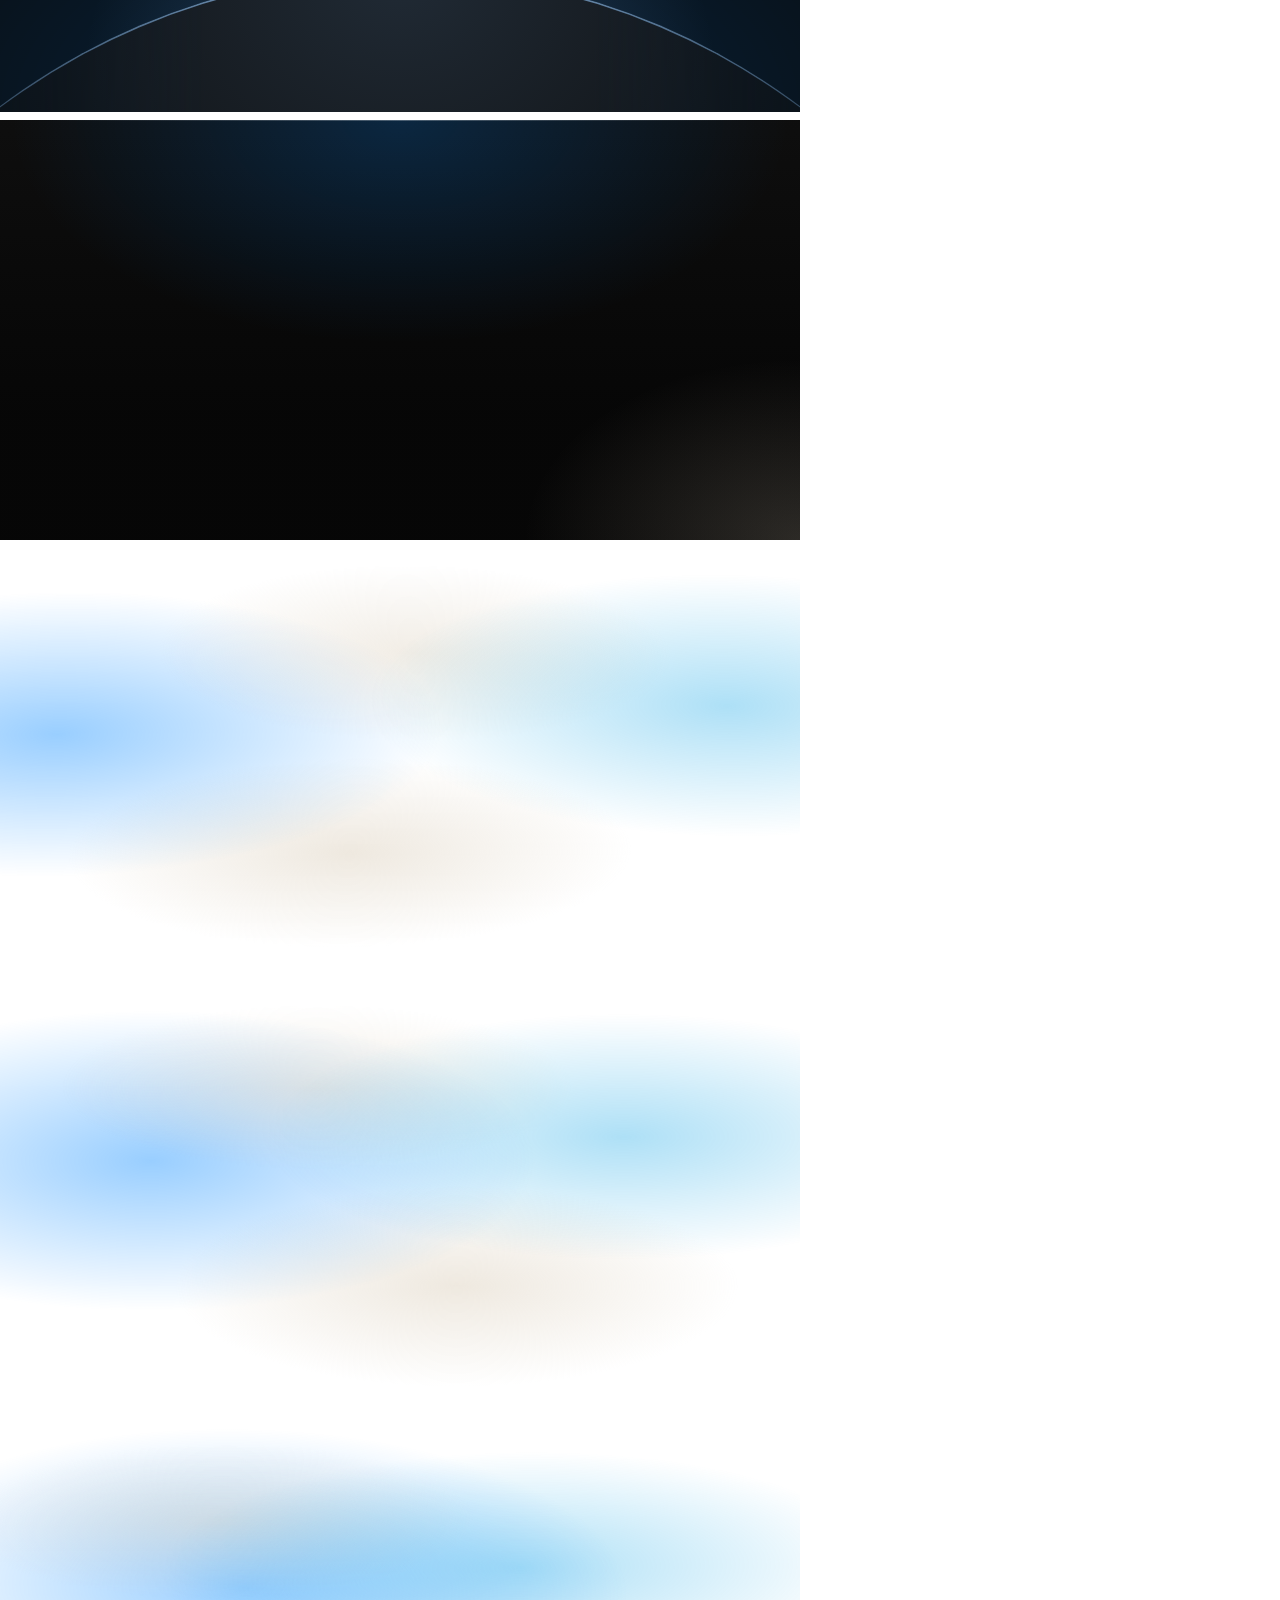
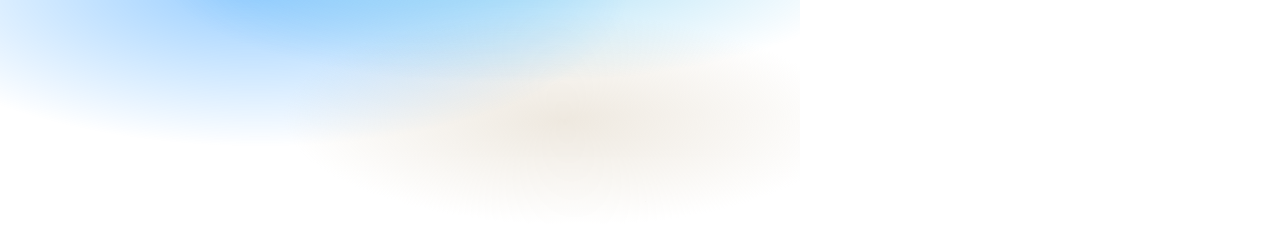
<file: assets/backgrounds/check.html>
<!doctype html>
<html lang="en" data-ground="sand">
<head>
<meta charset="utf-8">
<title>Backgrounds contrast check</title>
<!-- Every ground in a 800px box, for check.mjs: it sets a palette, screenshots the boxes and measures
     the ink and muted contrast on every pixel of each ground's text zone (index.json). The photograph
     grounds sit on a flat grey picture: #7c7c7c for the dark scrim, #d4d4d4 for the light one; and the worst case of the dark scrim: a white
     picture (white words on it). The light scrim is for pale photographs only. -->
<link rel="stylesheet" href="../system.css">
<link rel="stylesheet" href="backgrounds.css">
<style>body { margin: 0; width: 800px; } .box { width: 800px; margin: 0 0 8px; padding: 24px; font-size: 20px; } .pi, .pm { visibility: hidden; } .pi { color: var(--ink); } .pm { color: var(--muted); }  /* the liquid blobs held at the start, the middle and the end of their drift (the keyframes in backgrounds.css), so the text zone is measured where they stand under it */
  .at-start::before { animation: none; transform: translate3d(-7%, 0, 0) skewX(-7deg) scaleY(.94); } .at-start::after { animation: none; transform: translate3d(8%, 0, 0) skewX(6deg) scaleY(1.04); }
  .at-mid::before { animation: none; transform: translate3d(.5%, 0, 0) skewX(-.5deg) scaleY(.995); } .at-mid::after { animation: none; transform: translate3d(-.5%, 0, 0) scaleY(.98); }
  .at-end::before { animation: none; transform: translate3d(8%, 0, 0) skewX(6deg) scaleY(1.05); } .at-end::after { animation: none; transform: translate3d(-9%, 0, 0) skewX(-6deg) scaleY(.92); }
</style>
<script src="backgrounds.js" defer></script>
</head>
<body>
<div class="bg-mist box" data-g="mist" style="height:420px"><span class="pi">Ink</span> <span class="pm">Muted</span></div>
<div class="bg-halo box" data-g="halo" style="height:420px"><span class="pi">Ink</span> <span class="pm">Muted</span></div>
<div class="bg-grain box" data-g="grain" style="height:420px"><span class="pi">Ink</span> <span class="pm">Muted</span></div>
<div class="bg-paper box" data-g="paper" style="height:420px"><span class="pi">Ink</span> <span class="pm">Muted</span></div>
<div class="bg-dusk box" data-g="dusk" style="height:420px"><span class="pi">Ink</span> <span class="pm">Muted</span></div>
<div class="bg-topglow box" data-g="topglow" style="height:560px"><span class="pi">Ink</span> <span class="pm">Muted</span></div>
<div class="bg-ruled box" data-g="ruled" style="height:420px"><span class="pi">Ink</span> <span class="pm">Muted</span></div>
<div class="bg-dots box" data-g="dots" style="height:420px"><span class="pi">Ink</span> <span class="pm">Muted</span></div>
<div class="bg-arcs box" data-g="arcs" style="height:420px"><span class="pi">Ink</span> <span class="pm">Muted</span></div>
<div class="bg-band box" data-g="band" style="height:420px"><span class="pi">Ink</span> <span class="pm">Muted</span></div>
<div class="bg-field box" data-g="field" style="height:420px"><span class="pi">Ink</span> <span class="pm">Muted</span></div>
<div class="bg-band bg-tint box" data-g="band-tint" style="height:420px"><span class="pi">Ink</span> <span class="pm">Muted</span></div>
<div class="bg-field bg-tint box" data-g="field-tint" style="height:420px"><span class="pi">Ink</span> <span class="pm">Muted</span></div>
<div class="bg-photo box" data-g="photo" style="height:520px;--g-photo:linear-gradient(#7c7c7c,#7c7c7c)"><span class="pi">Ink</span> <span class="pm">Muted</span></div>
<div class="bg-photo bg-photo--left box" data-g="photo-left" style="height:520px;--g-photo:linear-gradient(#7c7c7c,#7c7c7c)"><span class="pi">Ink</span> <span class="pm">Muted</span></div>
<div class="bg-photo bg-photo--light box" data-g="photo-light" style="height:520px;--g-photo:linear-gradient(#d4d4d4,#d4d4d4)"><span class="pi">Ink</span> <span class="pm">Muted</span></div>
<div class="bg-photo box" data-g="photo-white" style="height:520px;--g-photo:linear-gradient(#fff,#fff)"><span class="pi">Ink</span> <span class="pm">Muted</span></div>
<div class="bg-photo bg-photo--left box" data-g="photo-left-white" style="height:520px;--g-photo:linear-gradient(#fff,#fff)"><span class="pi">Ink</span> <span class="pm">Muted</span></div>
<div class="bg-horizon box" data-g="horizon" style="height:640px"><span class="pi">Ink</span> <span class="pm">Muted</span></div>
<div class="bg-deep box" data-g="deep" style="height:420px"><span class="pi">Ink</span> <span class="pm">Muted</span></div>
<div class="bg-liquid box at-start" data-g="liquid" data-no-pause style="height:420px"><span class="pi">Ink</span> <span class="pm">Muted</span></div>
<div class="bg-liquid box at-mid" data-g="liquid-mid" data-no-pause style="height:420px"><span class="pi">Ink</span> <span class="pm">Muted</span></div>
<div class="bg-liquid box at-end" data-g="liquid-end" data-no-pause style="height:420px"><span class="pi">Ink</span> <span class="pm">Muted</span></div>

</body>
</html>
</file>
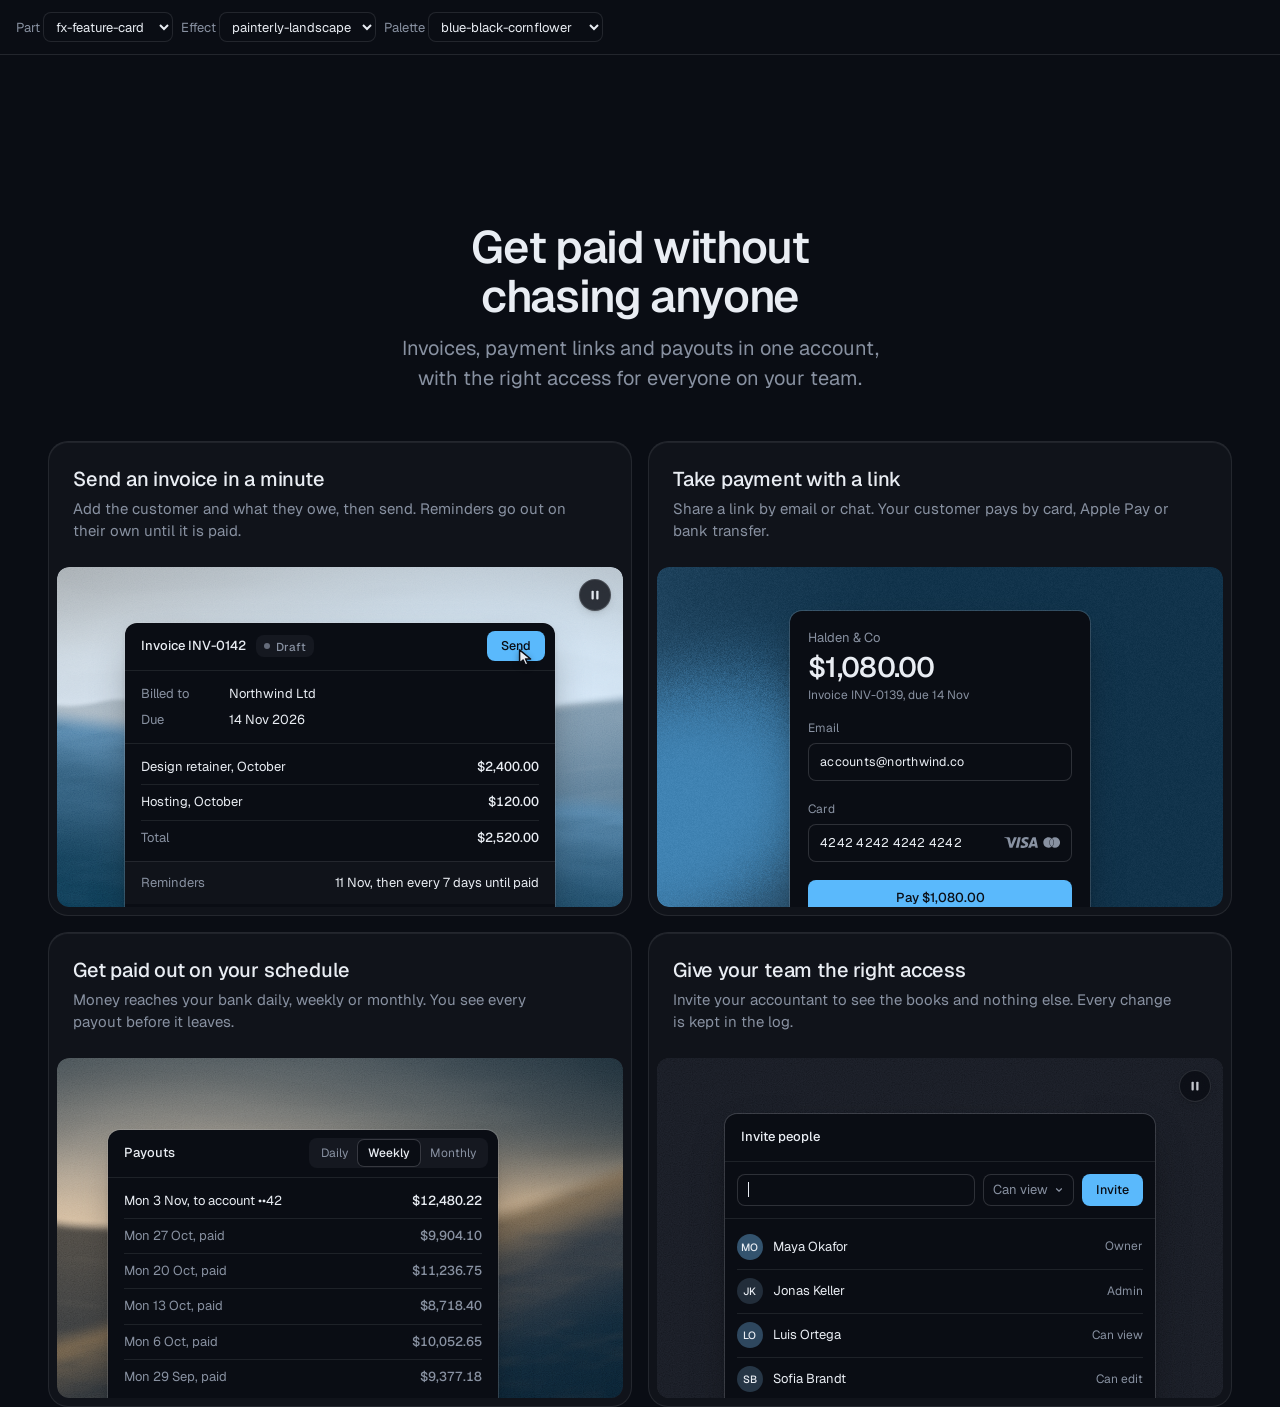
<file: assets/components/_lab.html>
<!doctype html>
<html lang="en" data-radius="soft">
<head>
<script>window.__tpGlMax = 16;   /* a gallery shows many live effects at once; a page of a site keeps the default 4 (fx.js) */</script>
<meta charset="utf-8">
<meta name="viewport" content="width=device-width, initial-scale=1">
<title>Component lab</title>
<link rel="preconnect" href="https://fonts.googleapis.com">
<link rel="preconnect" href="https://fonts.gstatic.com" crossorigin>
<link href="https://fonts.googleapis.com/css2?family=Geist:wght@100..900&family=Geist+Mono:wght@400..600&display=swap" rel="stylesheet">
<link rel="stylesheet" href="../system.css">
<link rel="stylesheet" href="./base.css">
<style>
  /* one component on its own, with a chosen effect (or object) and palette:
     _lab.html?c=fx-chart&fx=ruled-grounds&palette=white-link-blue&w=640 */
  :root { --font-display: "Geist", system-ui, sans-serif; --font-text: "Geist", system-ui, sans-serif; --font-mono: "Geist Mono", ui-monospace, monospace; --display-weight: 560; --display-tracking: -0.03em; }
  body { min-height: 100vh; margin: 0; }
  .bar { display: flex; flex-wrap: wrap; gap: 8px; align-items: center; padding: 12px 16px; border-bottom: 1px solid var(--line); font: 13px/1.4 var(--font-text); color: var(--muted); }
  .bar select { font: inherit; color: var(--ink); background: var(--bg); border: 1px solid var(--line); border-radius: var(--r-sm); height: 30px; padding: 0 8px; }
  .stage { padding: clamp(16px, 4vw, 48px); margin-inline: auto; }
</style>
</head>
<body>
<div class="bar">
  <label>Part <select id="c"></select></label>
  <label>Effect <select id="fx"></select></label>
  <label>Palette <select id="pal"></select></label>
</div>
<main class="stage" id="stage"></main>
<script type="module">
  import fx from '../effects/fx.js';
  const PARTS = ['fx-feature-card', 'fx-dither-object', 'fx-headline', 'fx-button', 'fx-prompt', 'fx-icon-tiles', 'fx-stat', 'fx-globe', 'fx-map', 'fx-chart', 'fx-bars', 'fx-band', 'fx-spotlight', 'fx-photo', 'fx-avatar', 'fx-search', 'fx-logos', 'fx-tabs', 'fx-pricing', 'fx-progress'];
  const PALETTES = {
    'blue-black-cornflower': { bg: '#0a0d14', surface: '#131824', ink: '#e9edf3', muted: '#8891a1', accent: '#5ab9fc', accentInk: '#0a0d14' },
    'graphite-safety-orange': { bg: '#18191b', surface: '#222427', ink: '#eff0f1', muted: '#9c9ea3', accent: '#ff4a1f', accentInk: '#18191b' },
    'white-link-blue': { bg: '#ffffff', surface: '#f4f4f4', ink: '#111111', muted: '#6b6b6b', accent: '#1a4be0', accentInk: '#ffffff' },
    'moss-sand': { bg: '#ddd6c6', surface: '#d2cab8', ink: '#2a2a26', muted: '#59574e', accent: '#4f6238', accentInk: '#ffffff' },
    'cobalt-field': { bg: '#0034eb', surface: '#002fd6', ink: '#ffffff', muted: '#dfe4f2', accent: '#e9e34a', accentInk: '#111111' },
  };
  const q = new URLSearchParams(location.search);
  const part = PARTS.includes(q.get('c')) ? q.get('c') : PARTS[0];
  const palId = PALETTES[q.get('palette')] ? q.get('palette') : 'blue-black-cornflower';
  const p = PALETTES[palId];
  const s = document.documentElement.style;
  const action = fx.color.contrast(p.accent, p.bg) >= 2.2 ? p.accent : p.ink;
  Object.entries({ '--p-bg': p.bg, '--p-surface': p.surface, '--p-ink': p.ink, '--p-muted': p.muted, '--p-accent': p.accent, '--p-accent-ink': p.accentInk, '--p-action': action, '--p-action-ink': action === p.accent ? p.accentInk : p.bg }).forEach(([k, v]) => s.setProperty(k, v));
  s.colorScheme = fx.color.isDark(p.bg) ? 'dark' : 'light';
  if (q.has('fallback')) fx.config.forceFallback = true;
  // one part at a time: at most 4 live WebGL contexts on this page
  fx.config.maxLive = 4;
  if (q.has('w')) document.getElementById('stage').style.maxWidth = q.get('w') + 'px';

  const base = `./${part}/`;
  const [meta, html, mod] = await Promise.all([fetch(base + 'meta.json').then(r => r.json()), fetch(base + 'component.html').then(r => r.text()), import(base + 'component.js')]);
  const link = Object.assign(document.createElement('link'), { rel: 'stylesheet', href: base + 'component.css' });
  document.head.append(link);
  await new Promise(r => { link.onload = link.onerror = r; });
  const choices = meta.effects?.length ? meta.effects : meta.objects || [];
  const chosen = choices.includes(q.get('fx')) ? q.get('fx') : meta.default;
  const stage = document.getElementById('stage');
  stage.innerHTML = html;
  const root = stage.firstElementChild;
  // the chosen effect goes where the part reads it: data-cx-object, data-cx-fill, or data-cx-effect on the root
  // the dither object: one figure set to the chosen object (one live object, as on a page); no caption under it
  if (meta.objects) {
    const fig = root.matches('[data-cx-object]') ? root : root.querySelector('[data-cx-object]');
    fig.dataset.cxObject = chosen;
    if (q.get('render') === 'studio') fig.dataset.cxRender = 'studio';
    fig.querySelector('.cx-obj__stage').removeAttribute('aria-label');
    fig.style.maxWidth = '720px';
  }
  // without ?fx= the markup keeps its own effects (the feature card mixes a landscape and a grain: setting
  // the default on every panel would paint the grain panel as a landscape too)
  else if (!choices.includes(q.get('fx'))) { /* as written */ }
  else if (root.querySelector('[data-cx-fill]')) root.querySelectorAll('[data-cx-fill]').forEach(el => { el.dataset.cxFill = chosen; });
  else if (root.querySelector('[data-cx-effect]')) root.querySelectorAll('[data-cx-effect]').forEach(el => { el.dataset.cxEffect = chosen; });
  else root.dataset.cxEffect = chosen;
  // the map draws its baked streets; an effect named with ?fx= shows its fallback ground (no map data) instead
  if (part === 'fx-map' && choices.includes(q.get('fx'))) delete root.dataset.cxMap;
  await document.fonts.ready;
  window.__part = mod.default(root);
  setTimeout(() => { document.documentElement.dataset.ready = '1'; }, 1200);

  const fill = (sel, list, cur, key) => {
    const el = document.getElementById(sel);
    el.innerHTML = list.map(v => `<option${v === cur ? ' selected' : ''}>${v}</option>`).join('');
    el.addEventListener('change', () => { q.set(key, el.value); if (key === 'c') q.delete('fx'); location.search = q.toString(); });
  };
  fill('c', PARTS, part, 'c');
  // a part whose default is none (the map's streets, the photograph as it is) lists none first, so the
  // select never shows an effect that is not on
  fill('fx', meta.default === 'none' ? ['none', ...choices] : choices, chosen, 'fx');
  fill('pal', Object.keys(PALETTES), palId, 'palette');
</script>
</body>
</html>
</file>
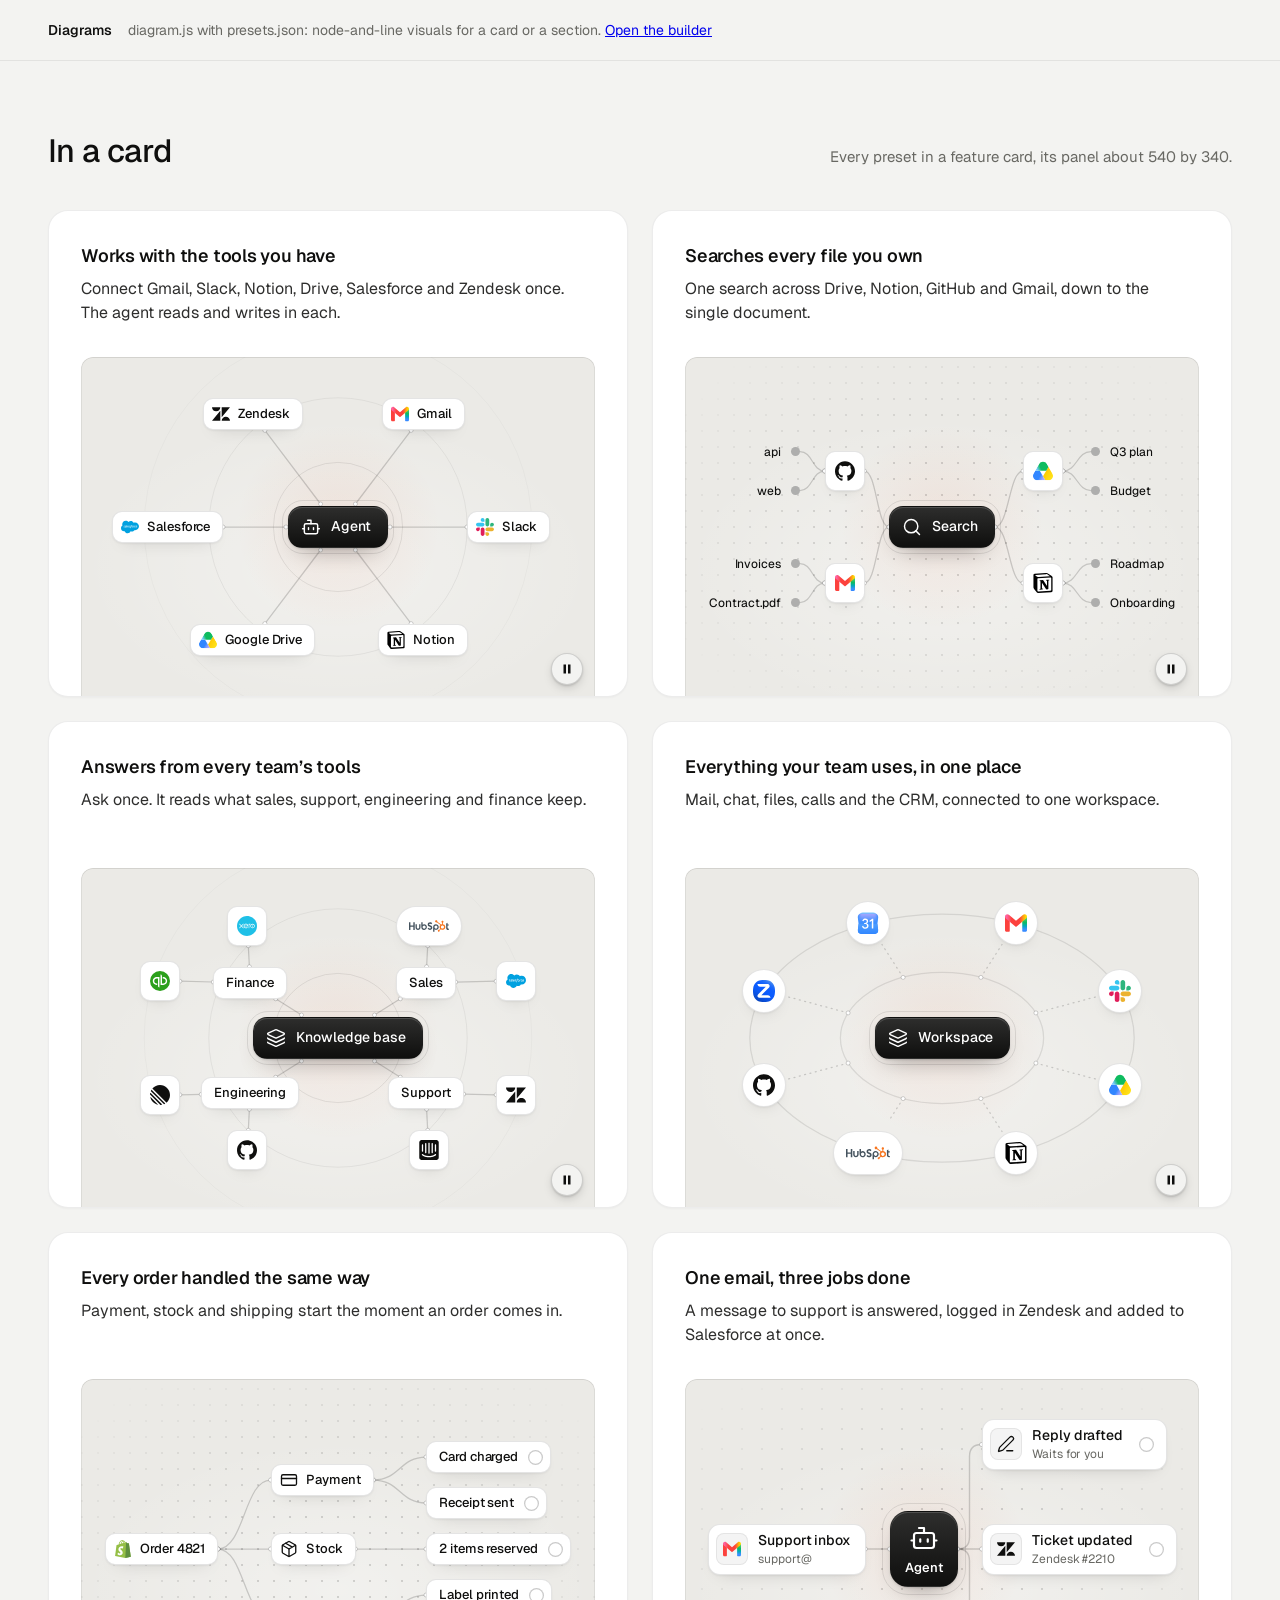
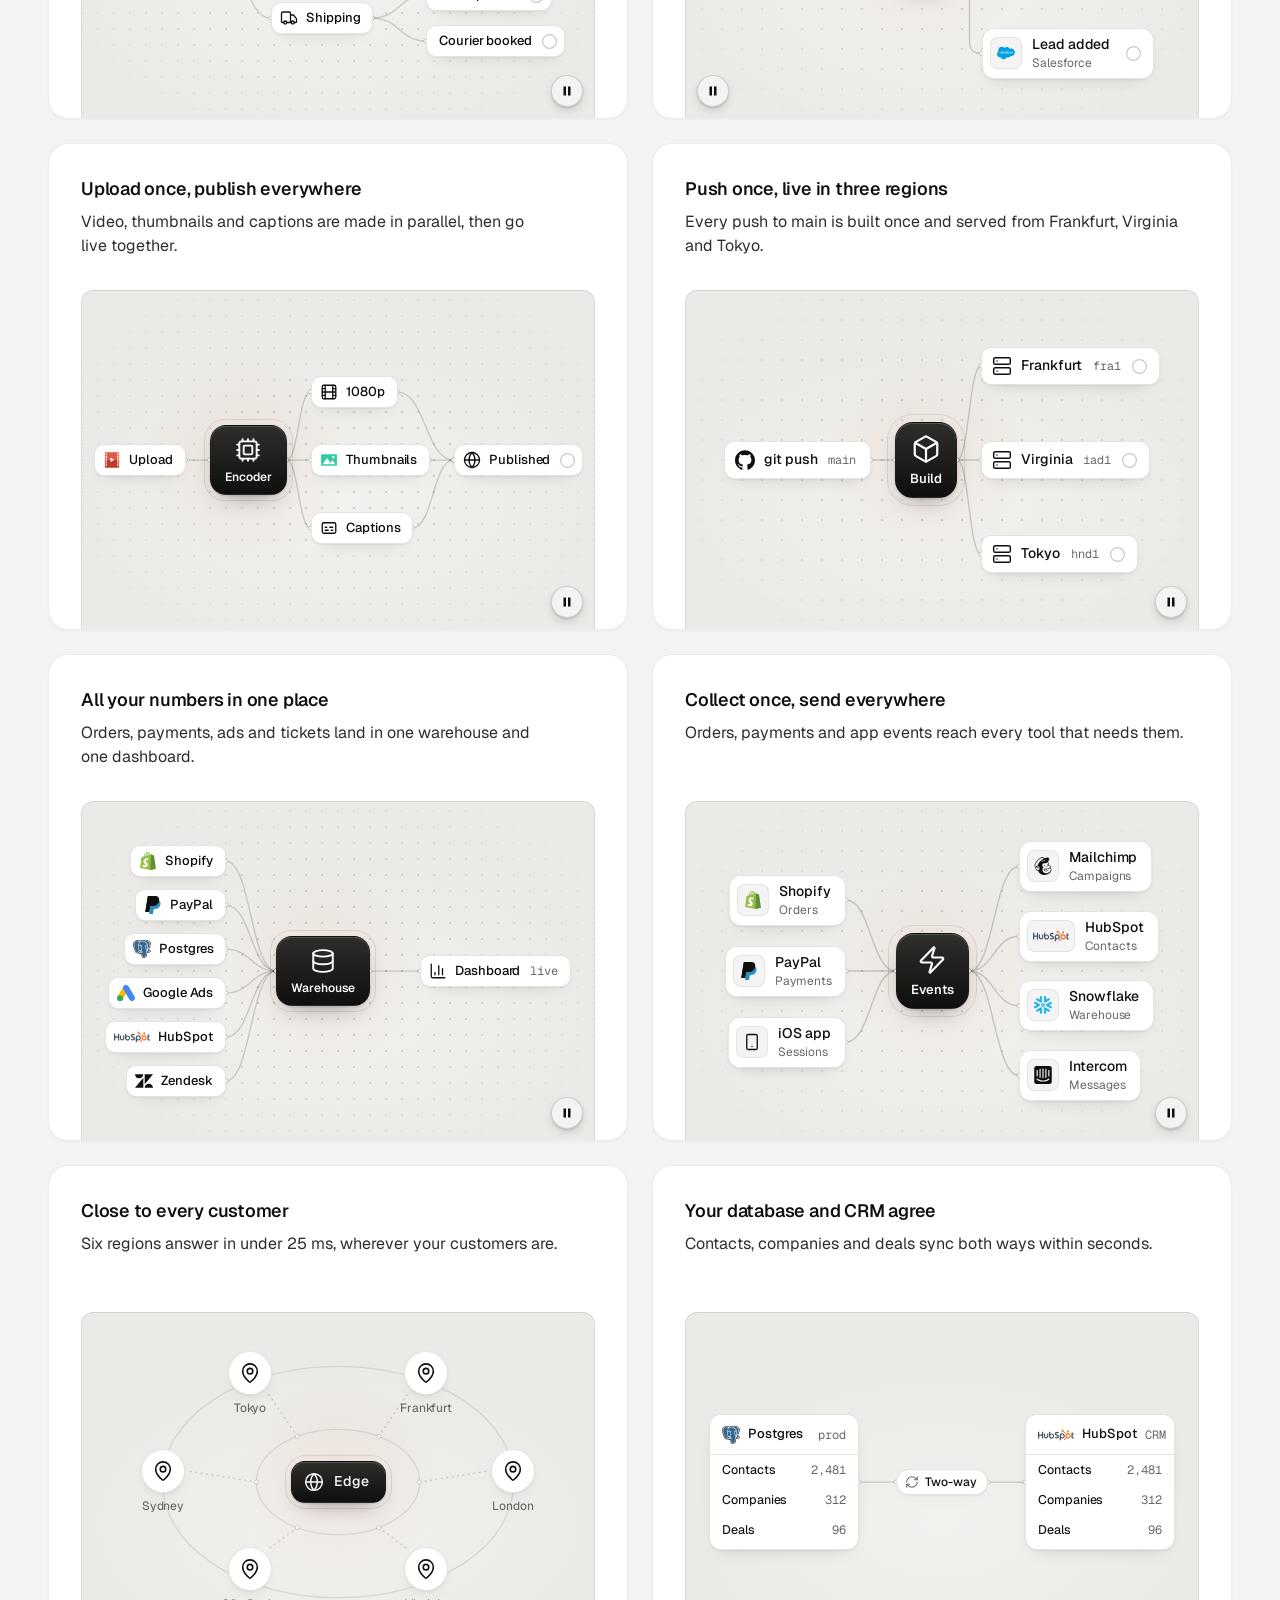
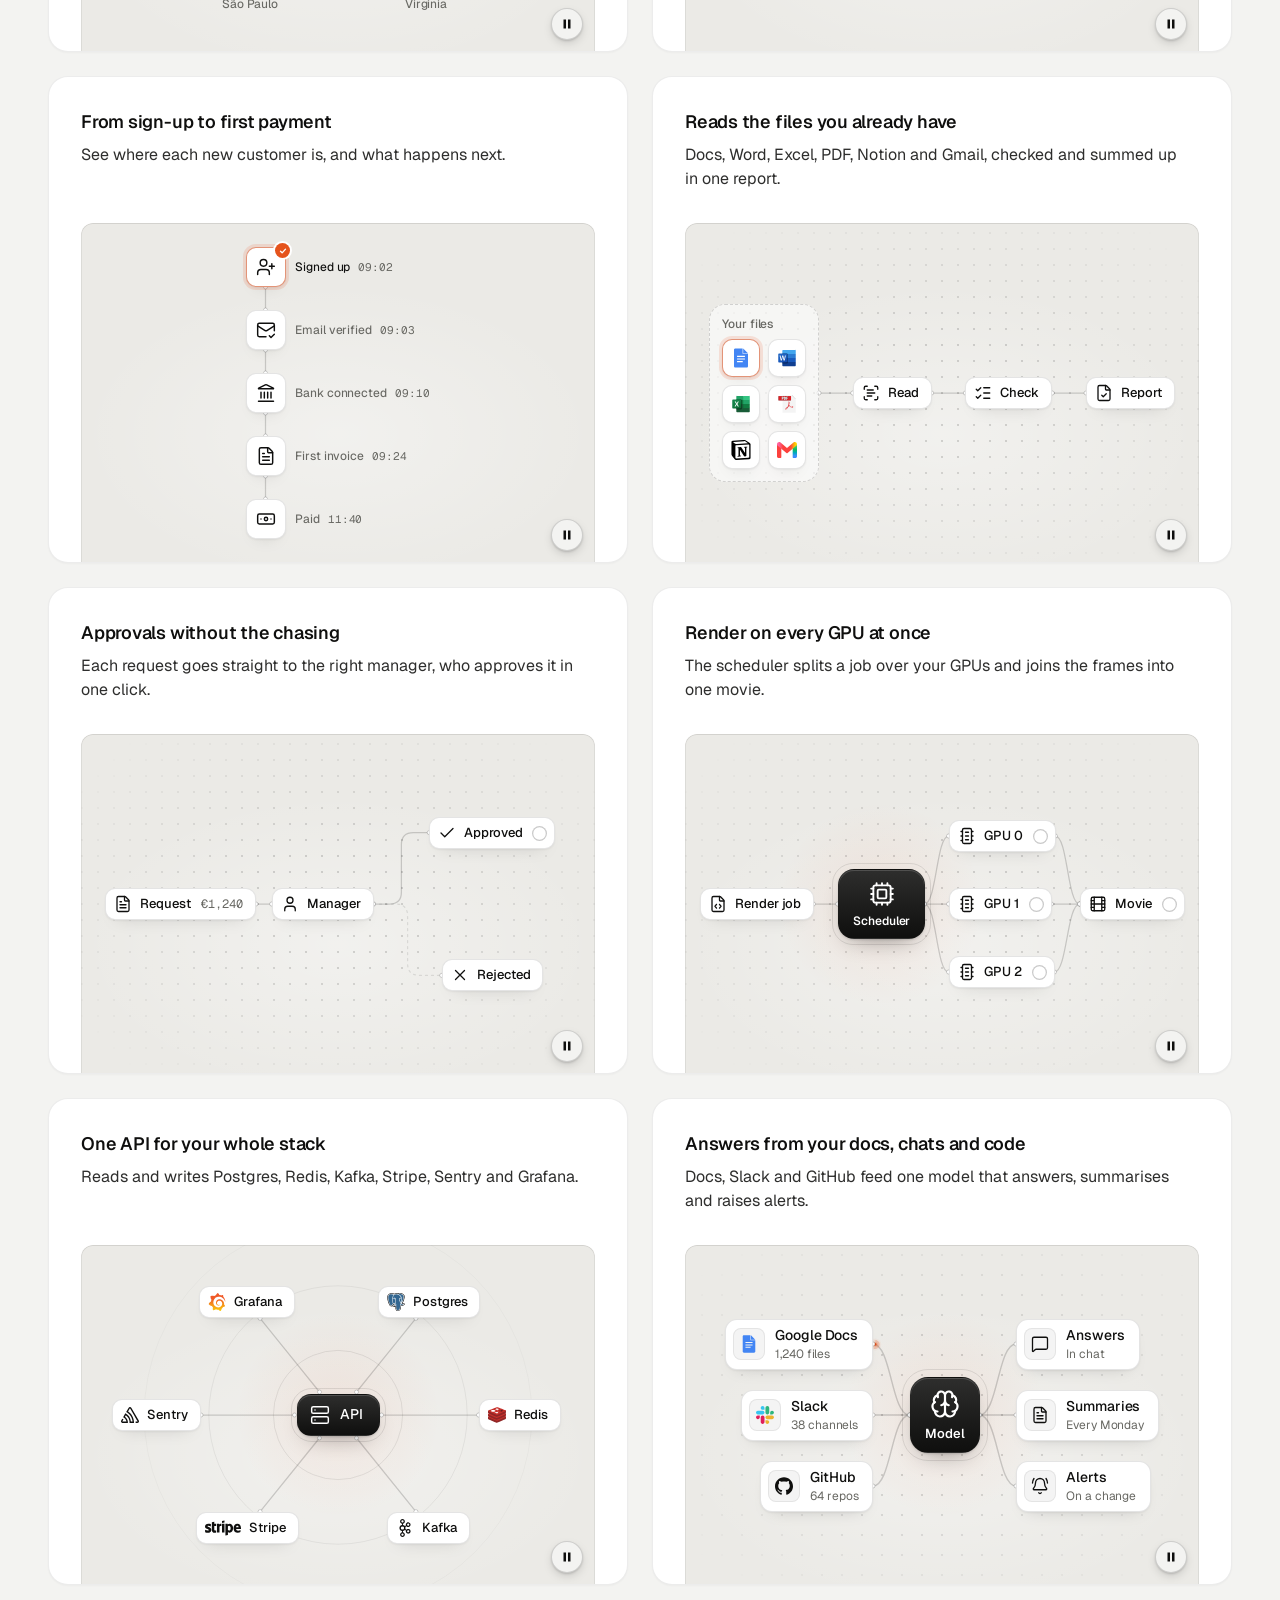
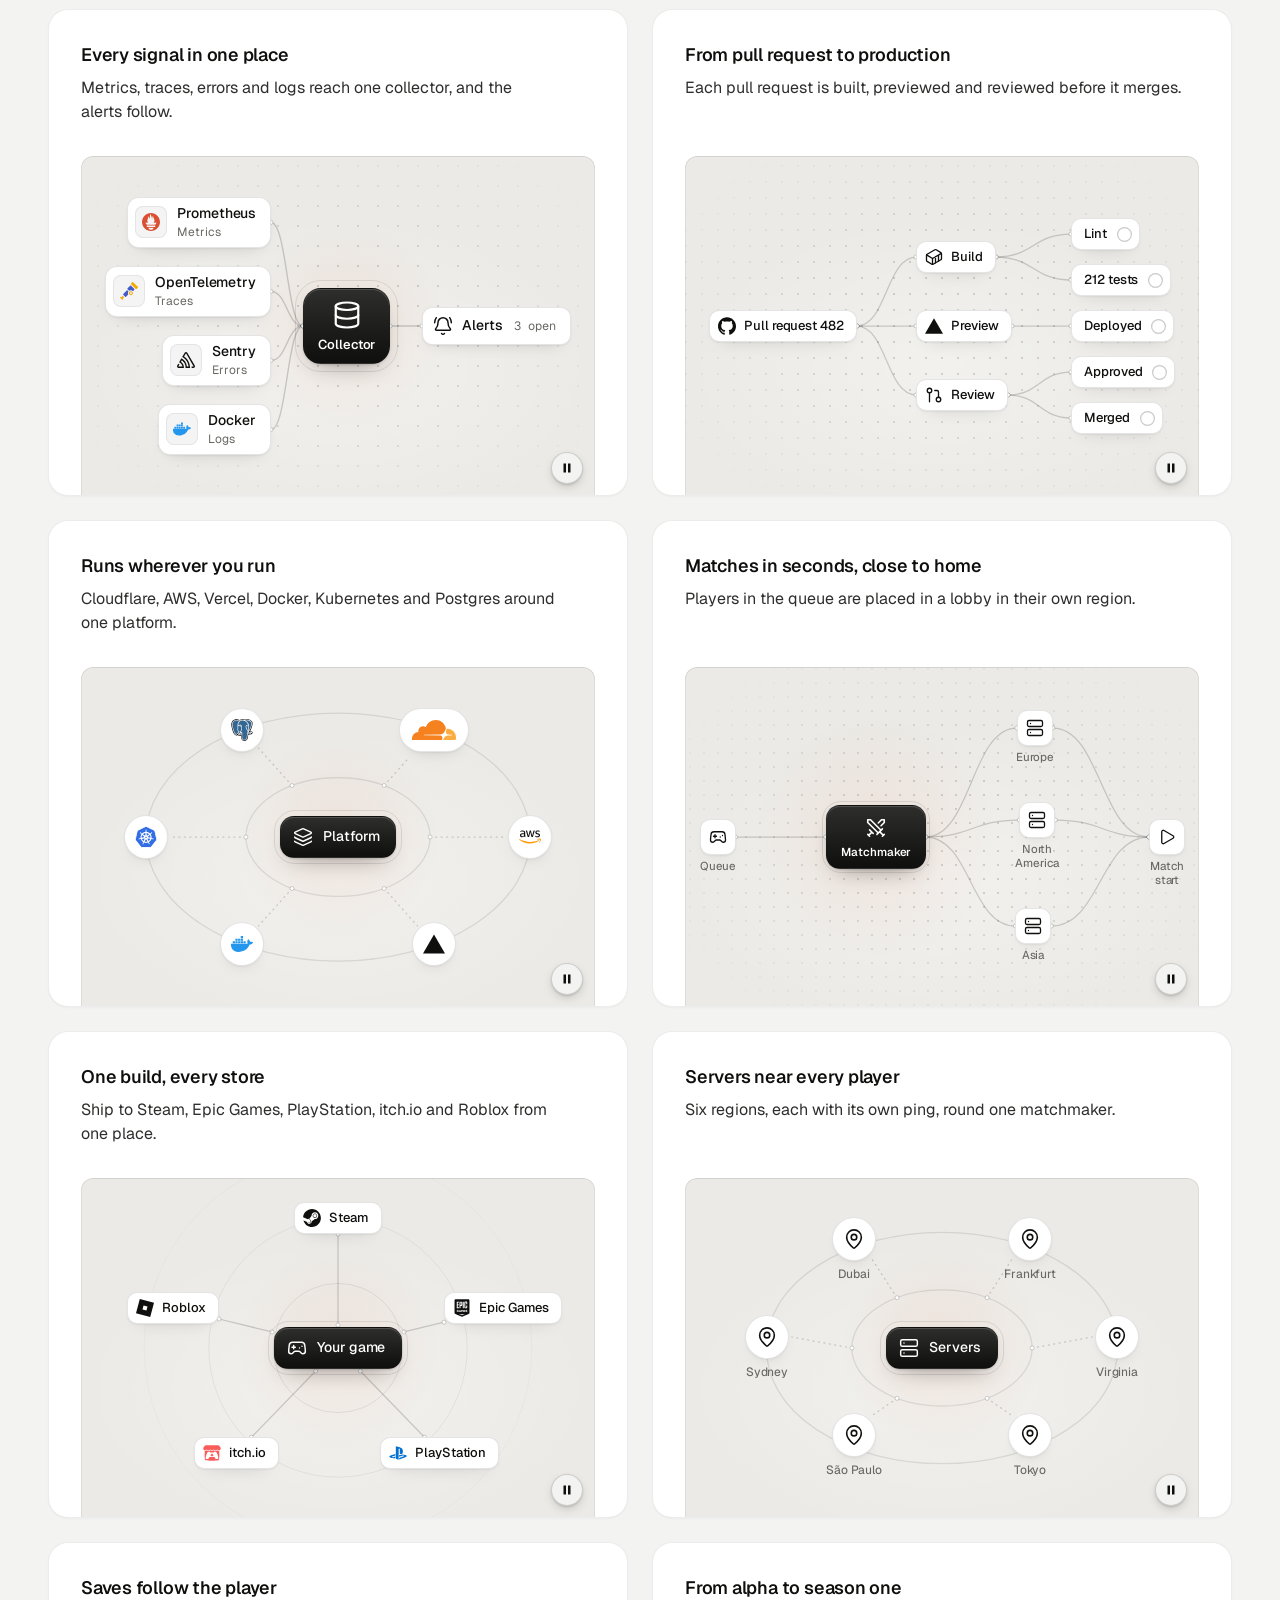
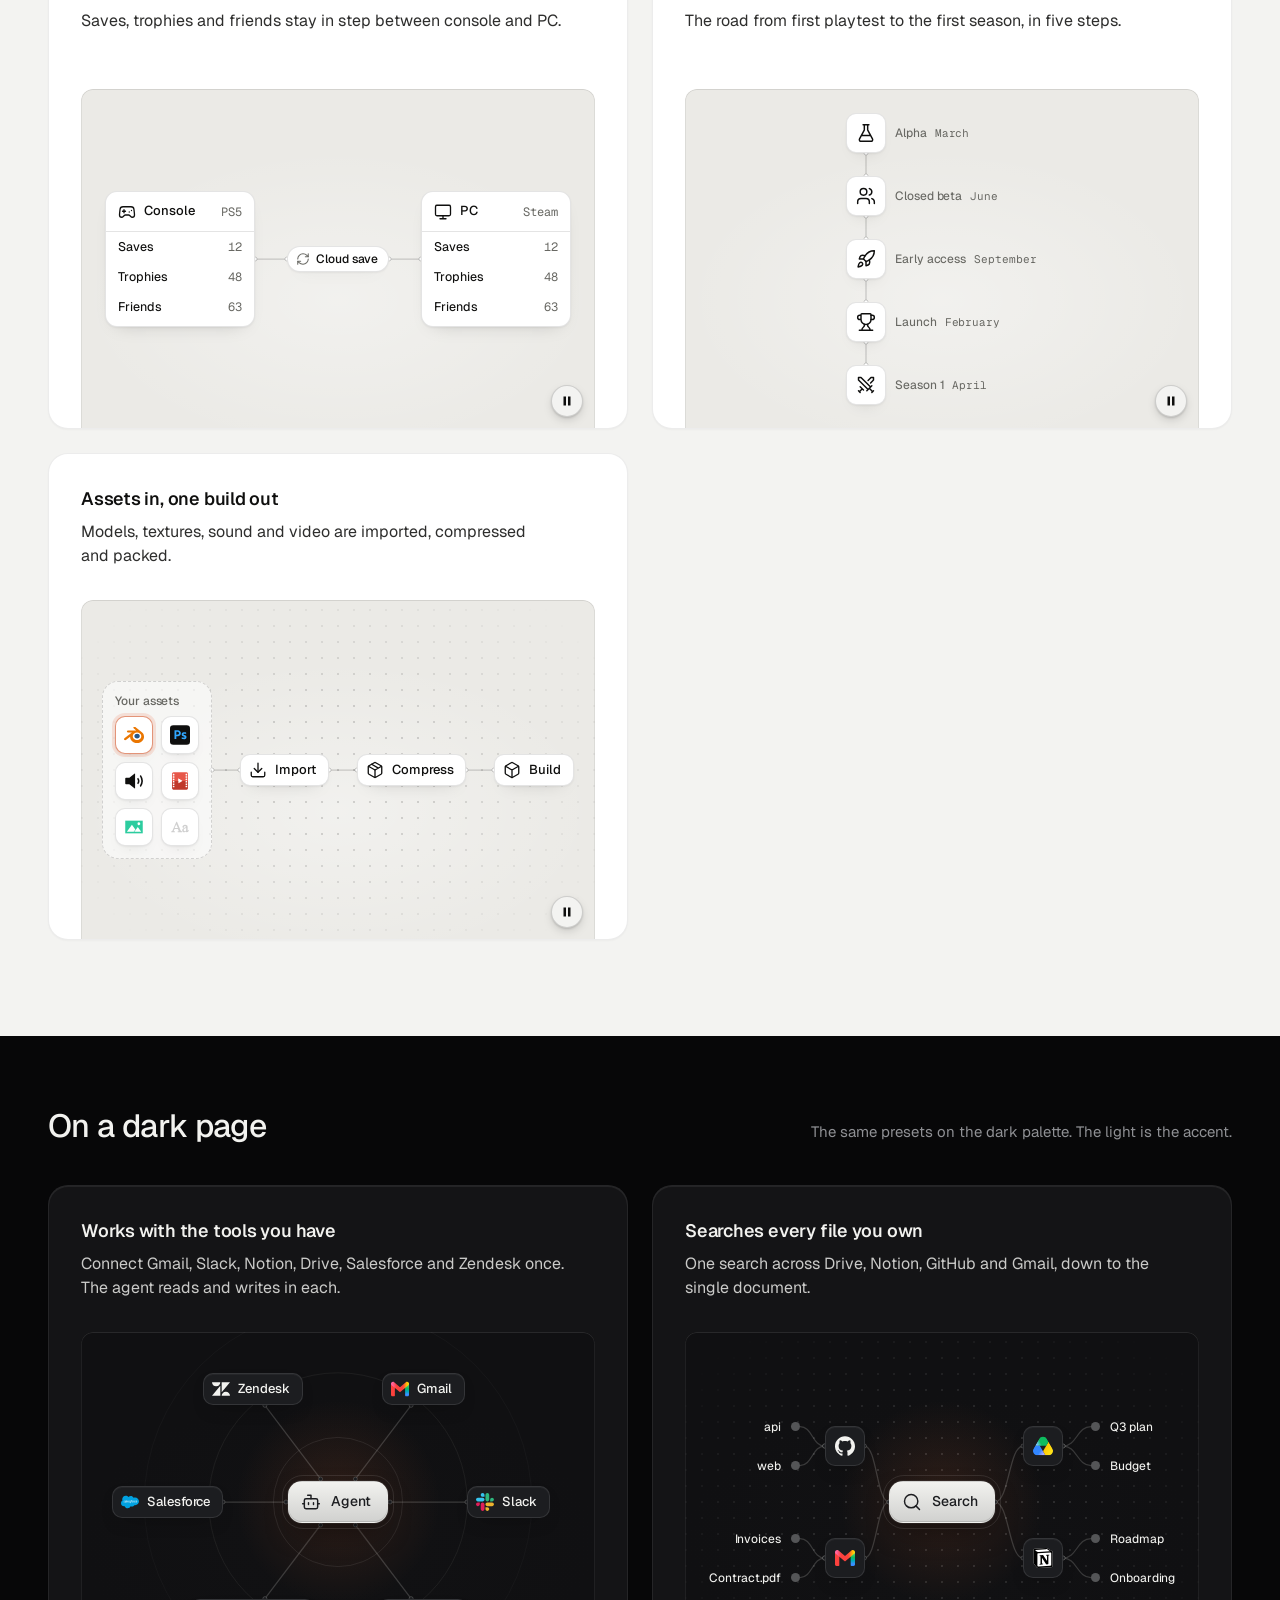
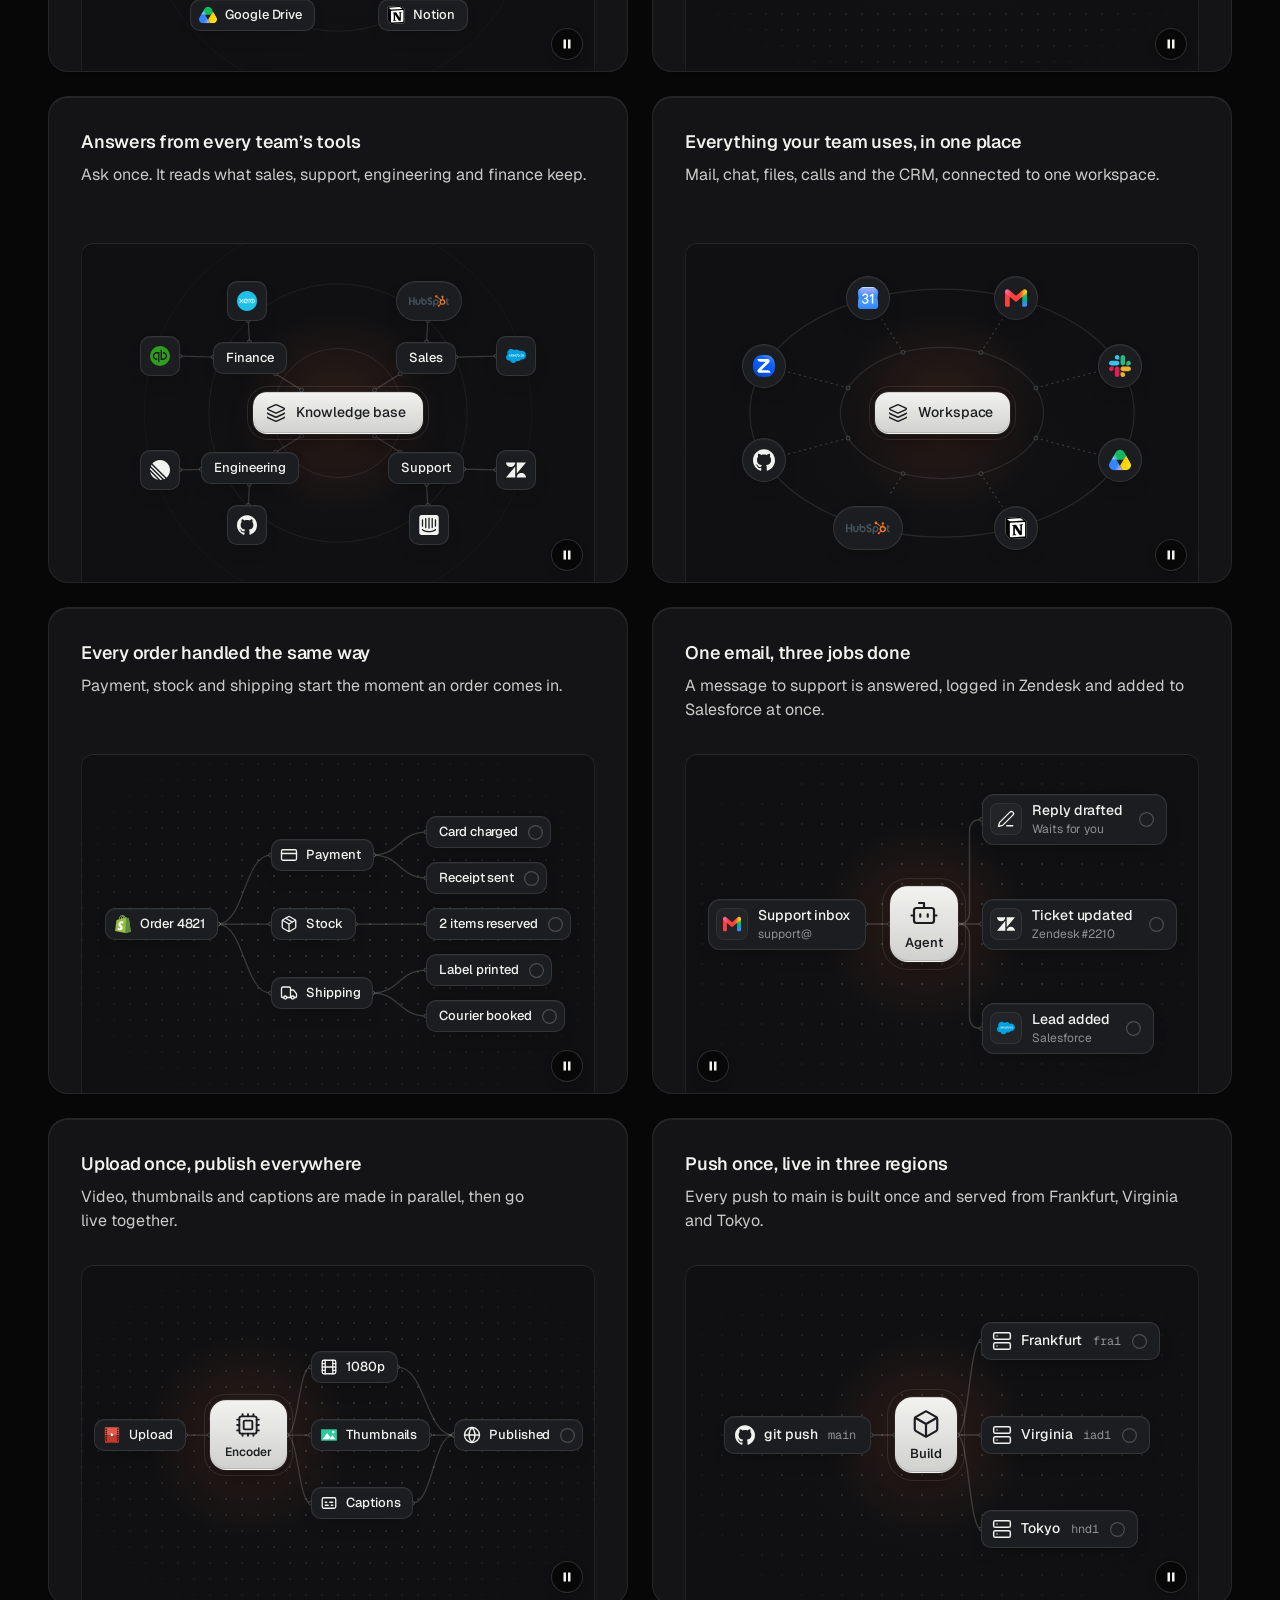
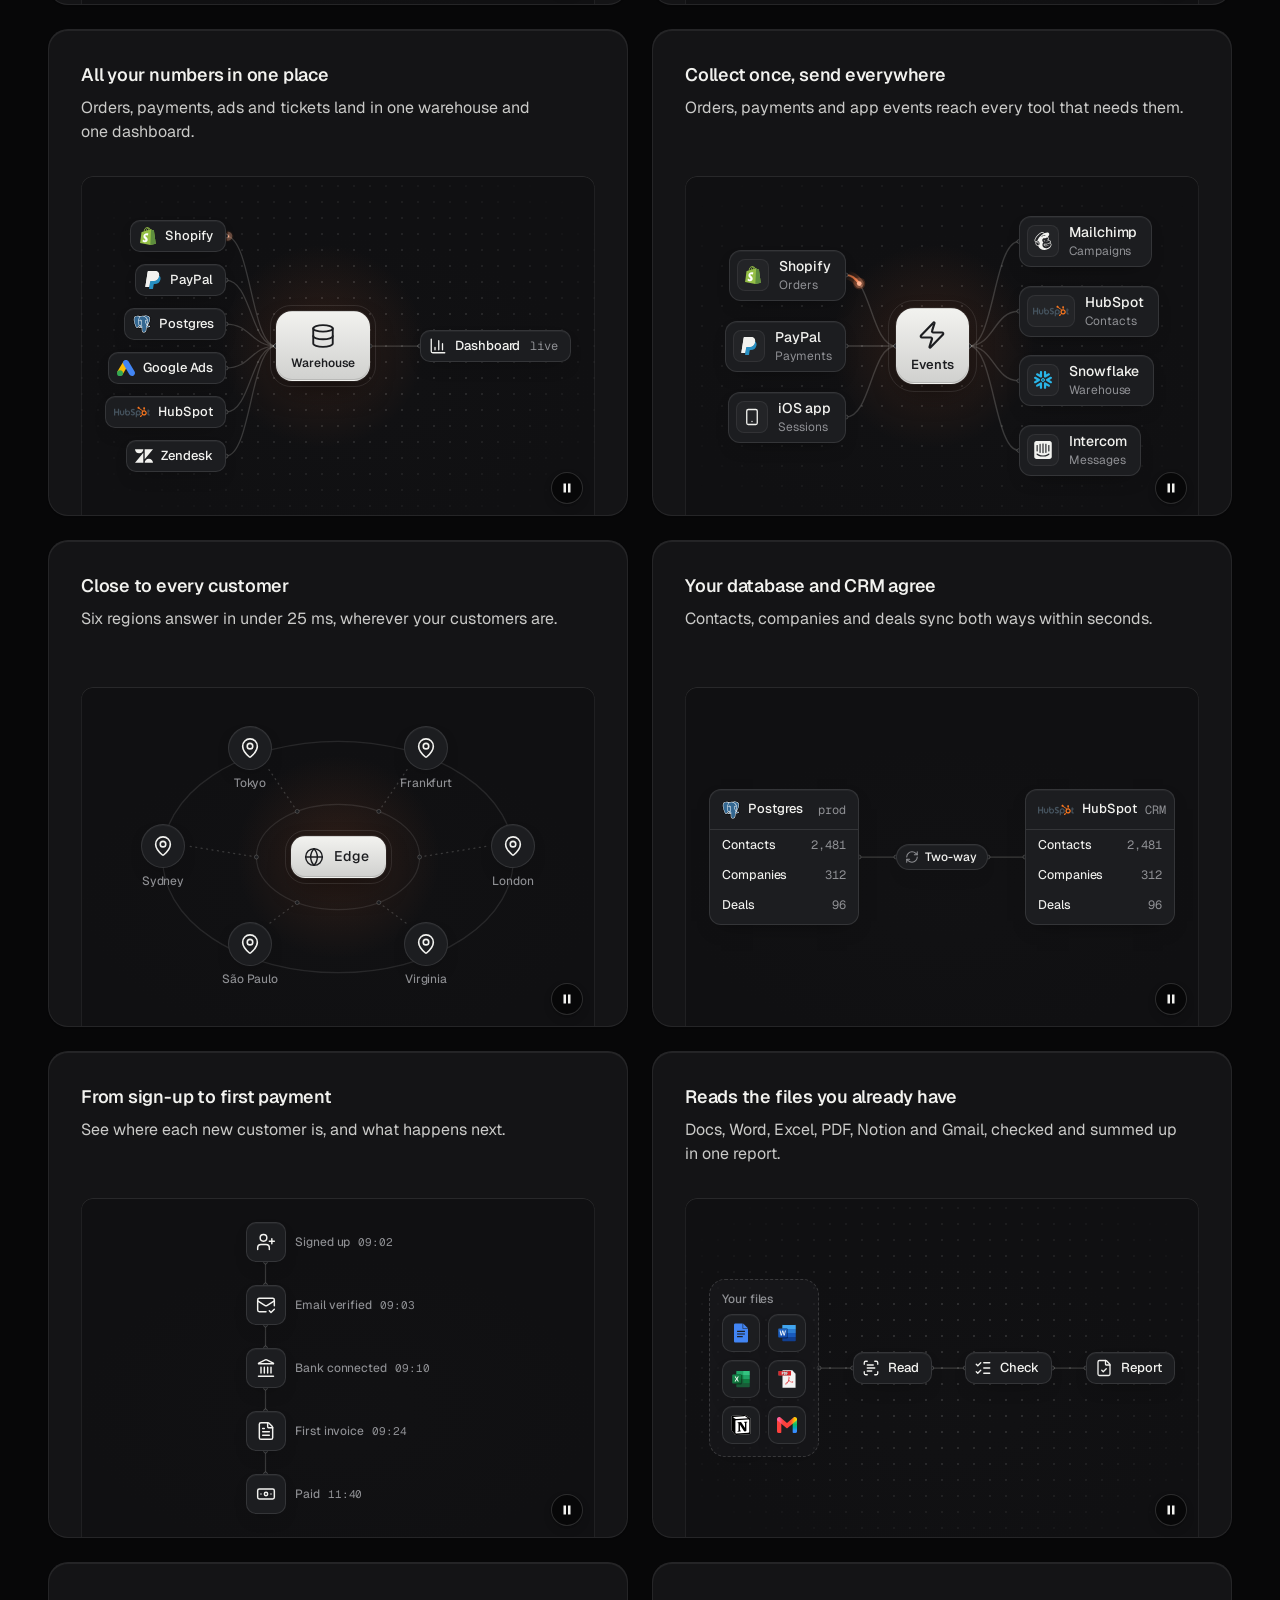
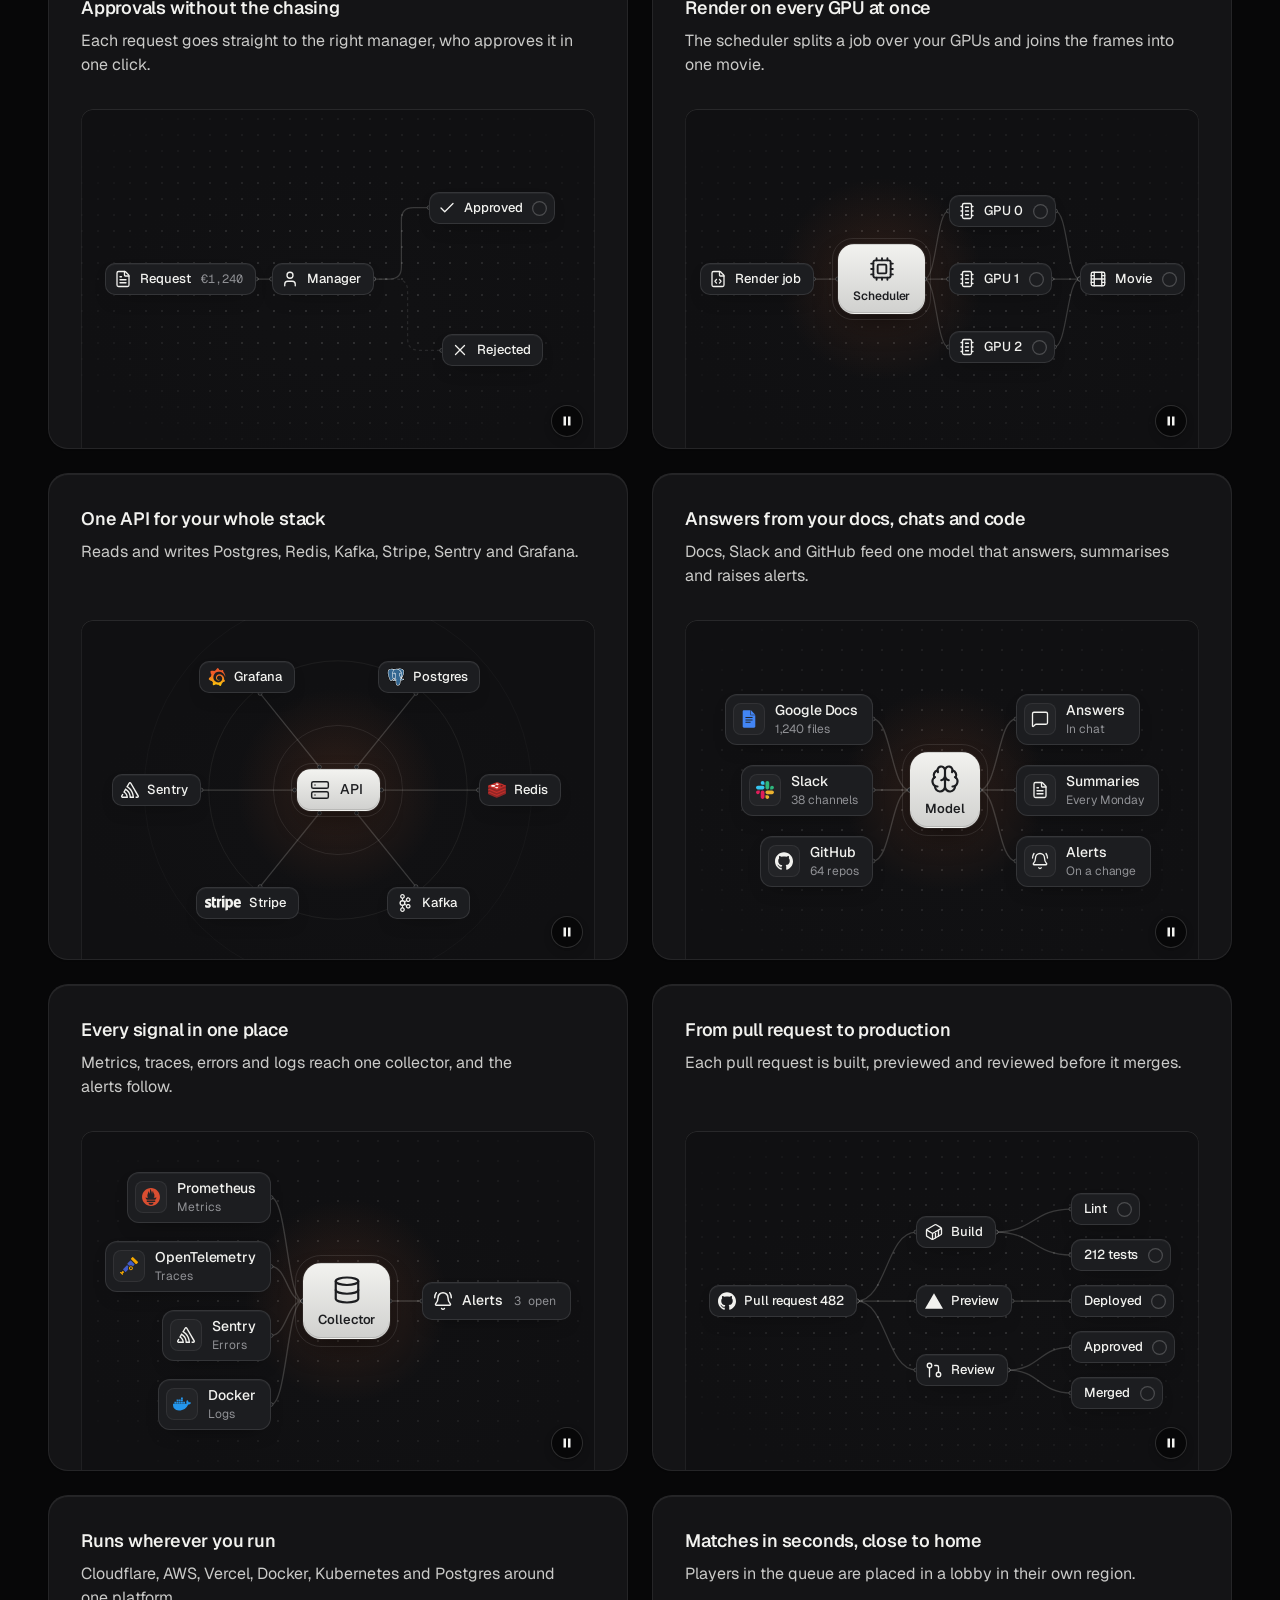
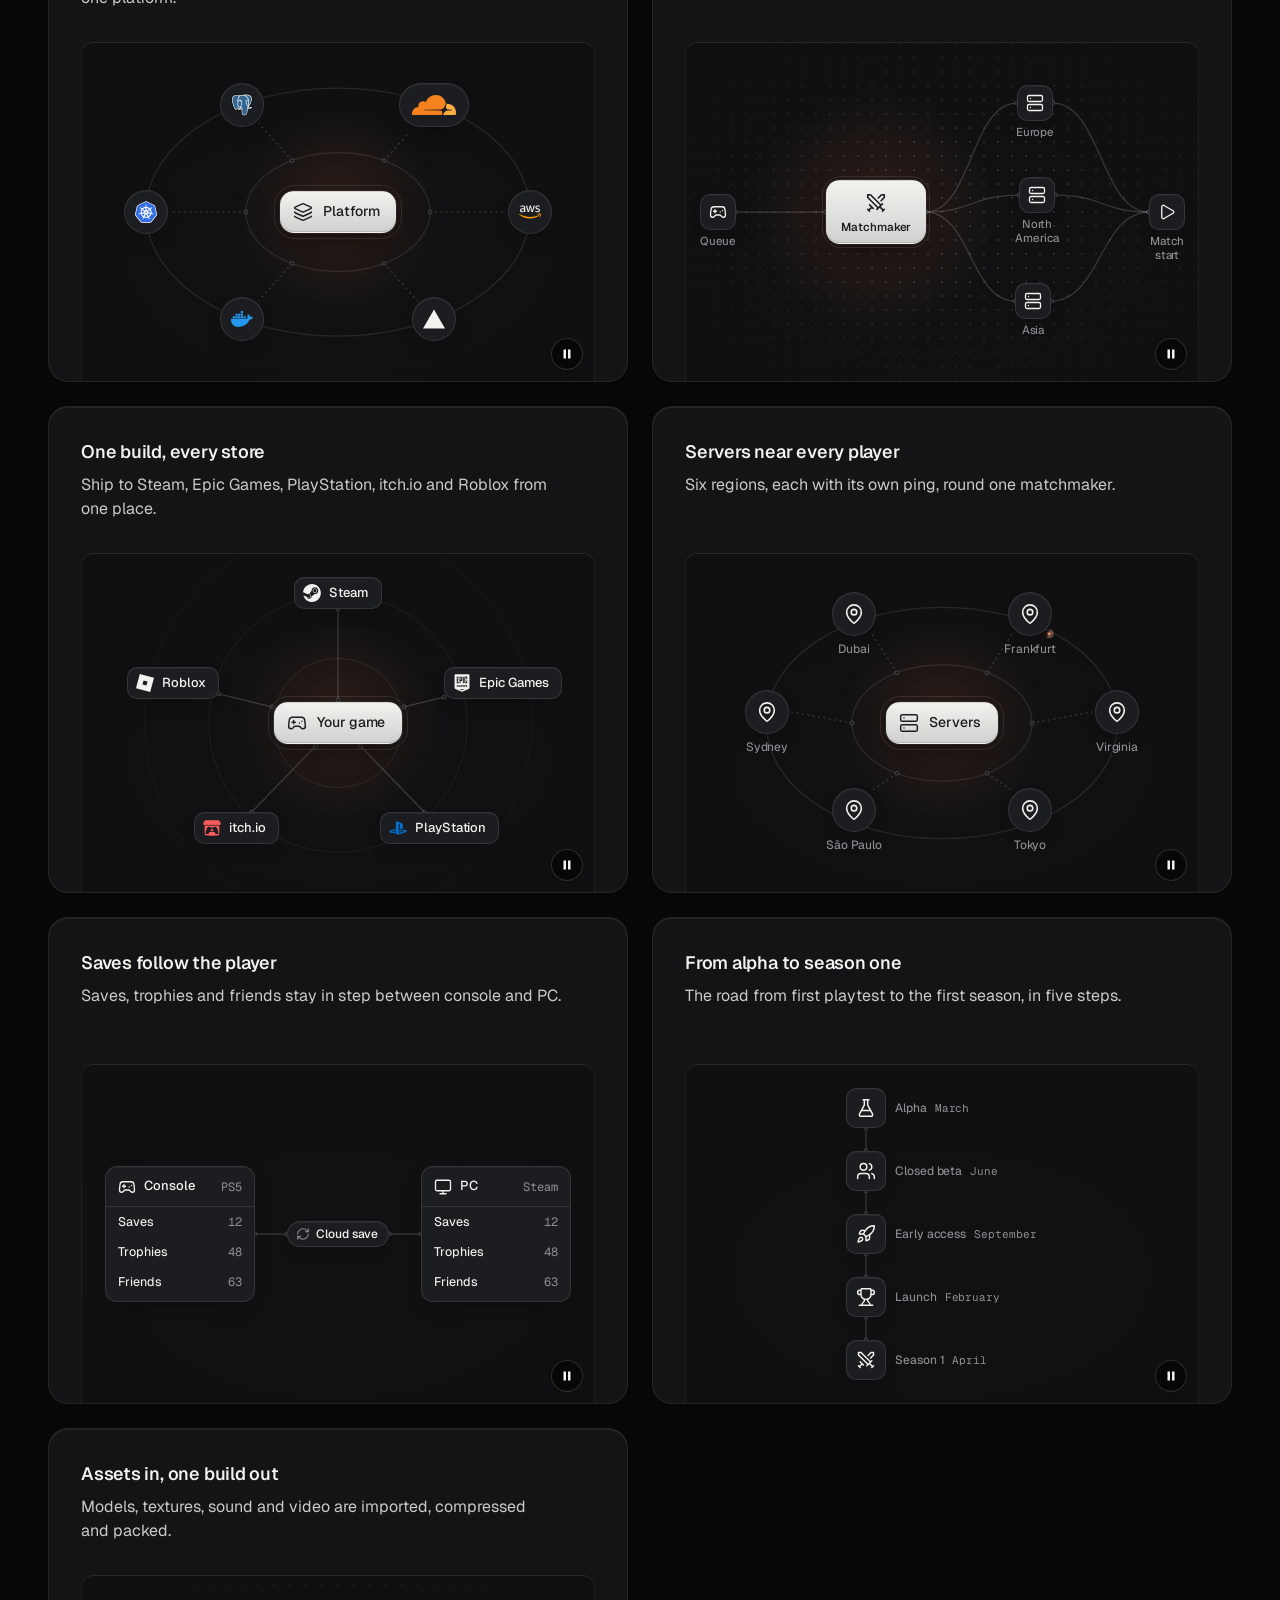
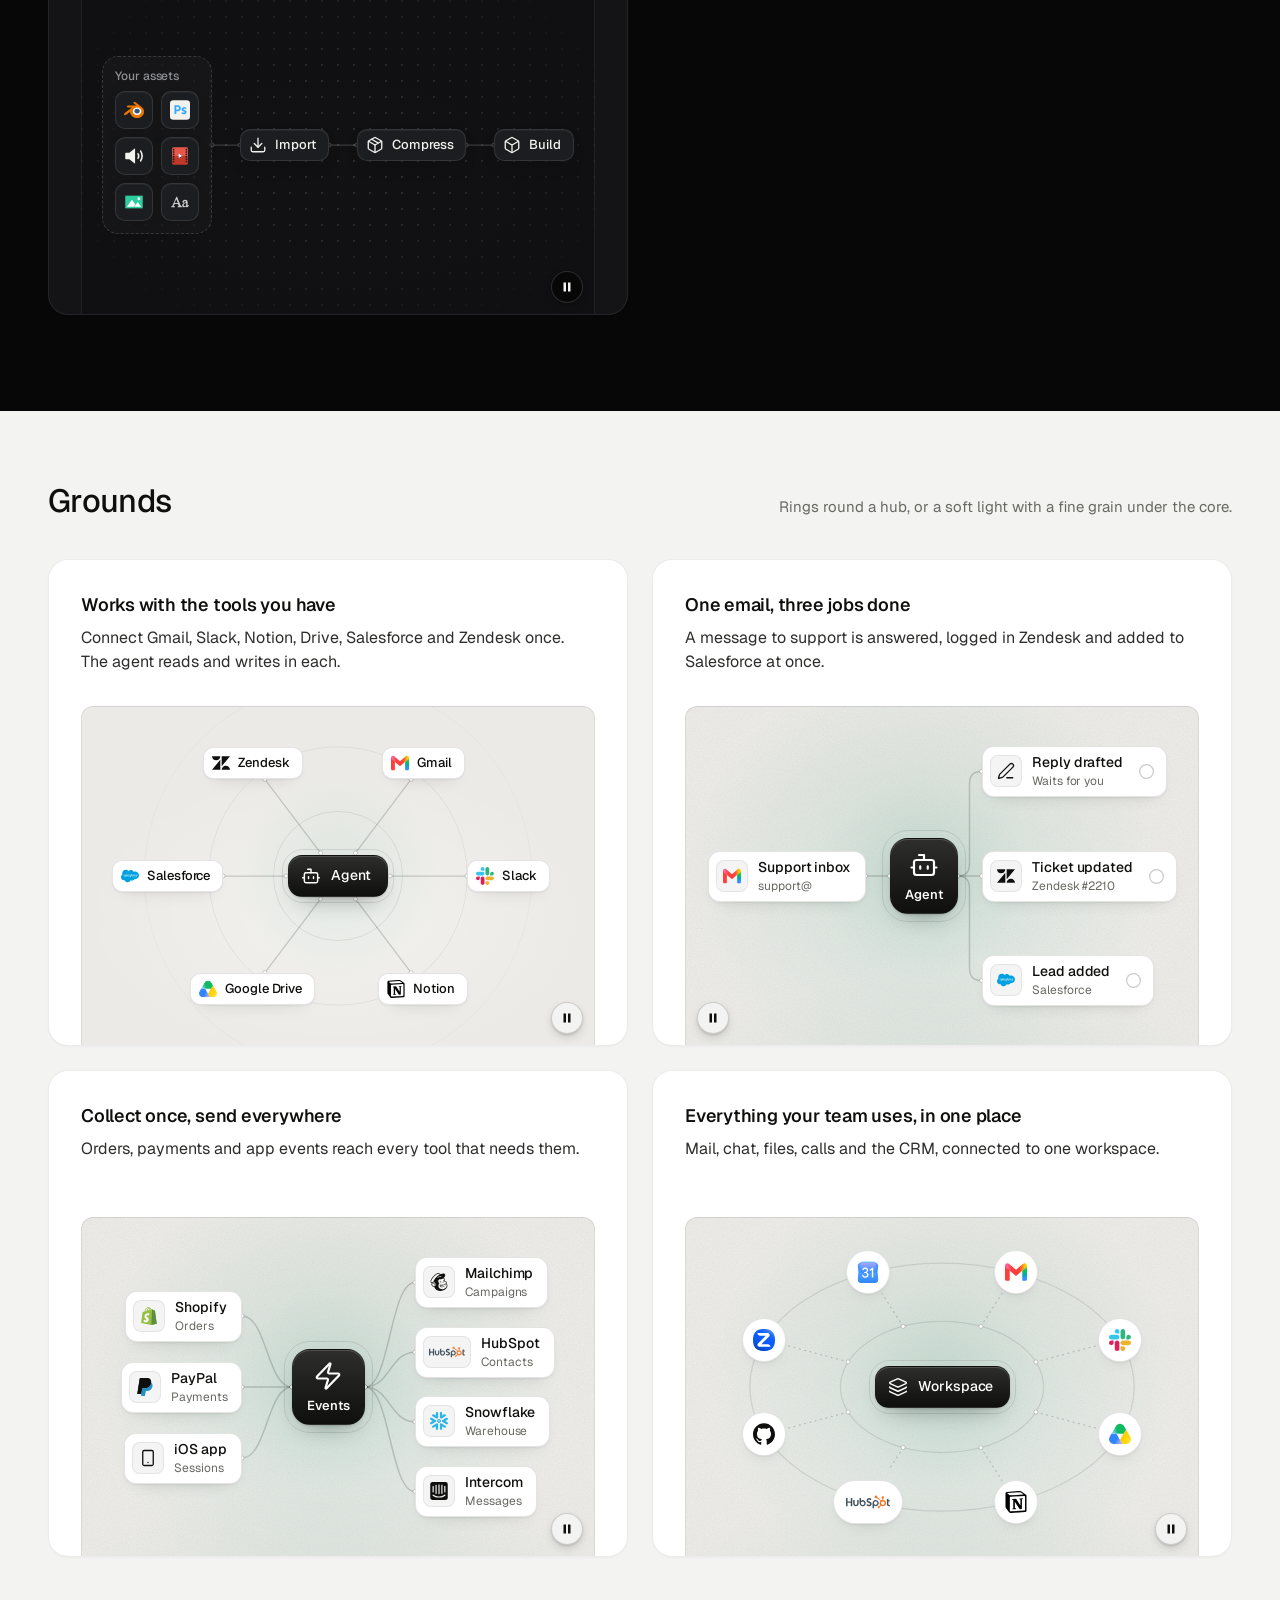
<file: assets/diagrams/demo.html>
<!doctype html>
<html lang="en">
<head>
<meta charset="utf-8">
<meta name="viewport" content="width=device-width, initial-scale=1">
<title>Diagrams</title>
<link rel="preconnect" href="https://fonts.googleapis.com">
<link rel="preconnect" href="https://fonts.gstatic.com" crossorigin>
<link href="https://fonts.googleapis.com/css2?family=Geist:wght@300..700&family=Geist+Mono:wght@400;500&display=swap" rel="stylesheet">
<link rel="stylesheet" href="../ui/cards.css">
<link rel="stylesheet" href="diagram.css">
<style>
  /* two page palettes (the same as assets/ui/cards.html); every colour of the cards and the diagrams
     comes from these */
  :root {
    --font-text: "Geist", system-ui, sans-serif;
    --font-display: "Geist", system-ui, sans-serif;
    --font-mono: "Geist Mono", ui-monospace, monospace;
  }
  [data-theme="light"] {
    --bg: #f3f3f1; --card: #ffffff; --ink: #0f0f0e; --muted: #686863; --accent: #e5531c; --accent-ink: #ffffff; --frag: #ffffff; --ground-bg: #ebeae6; --ground-accent: #dcd9d0;
  }
  [data-theme="light"][data-accent="blue"] { --accent: #2456e8; }
  [data-theme="light"][data-accent="green"] { --accent: #16825d; }
  [data-theme="dark"] {
    --bg: #070708; --card: #141416; --ink: #f2f2ef; --muted: #8f9094; --accent: #ff7a3c; --accent-ink: #120c08; --frag: #1c1d20; --ground-bg: #101012; --ground-accent: #232326;
  }
  [data-theme="dark"][data-accent="white"] { --accent: #f2f2ef; --accent-ink: #0b0b0c; }
  [data-theme="dark"][data-accent="green"] { --accent: #3ccf8e; --accent-ink: #06130d; }
  * { box-sizing: border-box; }
  html, body { margin: 0; }
  body { font-family: var(--font-text); background: #f3f3f1; color: #0f0f0e; -webkit-font-smoothing: antialiased; }
  .set { background: var(--bg); color: var(--ink); padding: 72px 0 96px; }
  .wrap { max-width: 1232px; margin: 0 auto; padding: 0 24px; }
  .head { display: flex; align-items: baseline; justify-content: space-between; gap: 24px; margin-bottom: 40px; }
  .head h2 { margin: 0; font: 500 32px/1.15 var(--font-display); letter-spacing: -0.02em; }
  .head p { margin: 0; color: var(--muted); font-size: 15px; max-width: 46ch; }
  .grid { display: grid; grid-template-columns: repeat(2, minmax(0, 1fr)); gap: 24px; }
  .grid--one { grid-template-columns: minmax(0, 1fr); }
  /* the panel heights of the brief: a card panel about 340 high, a section panel 560 */
  .card > .panel { --p-h: 340px; }
  .card--wide > .panel { --p-h: 560px; }
  .item { display: flex; flex-direction: column; gap: 10px; min-width: 0; }
  .item > .card { flex: 1; }
  .item > code { font: 400 12px/1 var(--font-mono); color: var(--muted); padding-left: 4px; }
  .top { background: #f3f3f1; border-bottom: 1px solid rgb(0 0 0 / .07); }
  .top .wrap { display: flex; align-items: center; gap: 16px; height: 60px; font-size: 14px; }
  .top b { font-weight: 560; }
  .top span { color: #686863; }
  /* a held moment (?dg=rest or mid) shows its end state at once, for screenshots */
  .dg-hold .dg *, .dg-hold .dg *::before, .dg-hold .dg *::after { transition: none !important; animation: none !important; }
  @media (max-width: 1023px) { .grid { grid-template-columns: minmax(0, 1fr); } }
  @media (max-width: 639px) {
    .set { padding: 48px 0 64px; }
    .wrap { padding: 0 16px; }
    .head { flex-direction: column; gap: 8px; margin-bottom: 28px; }
    .head h2 { font-size: 26px; }
    .card > .panel { --p-h: 300px; }
    .card--wide > .panel { --p-h: 420px; }
  }
</style>
</head>
<body data-icon-base="../icons/demo/">
<!-- icons load from ../icons/demo/ (every curated icon, written by scripts/icons.mjs fetch --all). A real page loads them from assets/icons/, filled once with:
     node scripts/icons.mjs scan index.html --out assets/icons -->
<header class="top"><div class="wrap"><b>Diagrams</b><span>diagram.js with presets.json: node-and-line visuals for a card or a section. <a href="lab.html">Open the builder</a></span></div></header>
<main id="sets"></main>

<script type="module">
  import dg from './diagram.js';

  // plain card copy for the demo only (a page writes its own)
  const COPY = {
    'hub-tools': ['Works with the tools you have', 'Connect Gmail, Slack, Notion, Drive, Salesforce and Zendesk once. The agent reads and writes in each.'],
    'hub-branches': ['Searches every file you own', 'One search across Drive, Notion, GitHub and Gmail, down to the single document.'],
    'hub-web': ['Answers from every team’s tools', 'Ask once. It reads what sales, support, engineering and finance keep.'],
    'ring-apps': ['Everything your team uses, in one place', 'Mail, chat, files, calls and the CRM, connected to one workspace.'],
    'tree-orders': ['Every order handled the same way', 'Payment, stock and shipping start the moment an order comes in.'],
    'lanes-agent': ['One email, three jobs done', 'A message to support is answered, logged in Zendesk and added to Salesforce at once.'],
    'lanes-media': ['Upload once, publish everywhere', 'Video, thumbnails and captions are made in parallel, then go live together.'],
    'lanes-deploy': ['Push once, live in three regions', 'Every push to main is built once and served from Frankfurt, Virginia and Tokyo.'],
    'fanin-warehouse': ['All your numbers in one place', 'Orders, payments, ads and tickets land in one warehouse and one dashboard.'],
    'bowtie-events': ['Collect once, send everywhere', 'Orders, payments and app events reach every tool that needs them.'],
    'ring-regions': ['Close to every customer', 'Six regions answer in under 25 ms, wherever your customers are.'],
    'sync-crm': ['Your database and CRM agree', 'Contacts, companies and deals sync both ways within seconds.'],
    'timeline-onboarding': ['From sign-up to first payment', 'See where each new customer is, and what happens next.'],
    'grid-documents': ['Reads the files you already have', 'Docs, Word, Excel, PDF, Notion and Gmail, checked and summed up in one report.'],
    'free-approval': ['Approvals without the chasing', 'Each request goes straight to the right manager, who approves it in one click.'],
    'lanes-render': ['Render on every GPU at once', 'The scheduler splits a job over your GPUs and joins the frames into one movie.'],
    'hub-stack': ['One API for your whole stack', 'Reads and writes Postgres, Redis, Kafka, Stripe, Sentry and Grafana.'],
    'bowtie-model': ['Answers from your docs, chats and code', 'Docs, Slack and GitHub feed one model that answers, summarises and raises alerts.'],
    'fanin-telemetry': ['Every signal in one place', 'Metrics, traces, errors and logs reach one collector, and the alerts follow.'],
    'tree-release': ['From pull request to production', 'Each pull request is built, previewed and reviewed before it merges.'],
    'ring-edge': ['Runs wherever you run', 'Cloudflare, AWS, Vercel, Docker, Kubernetes and Postgres around one platform.'],
    'lanes-matchmaking': ['Matches in seconds, close to home', 'Players in the queue are placed in a lobby in their own region.'],
    'hub-stores': ['One build, every store', 'Ship to Steam, Epic Games, PlayStation, itch.io and Roblox from one place.'],
    'ring-servers': ['Servers near every player', 'Six regions, each with its own ping, round one matchmaker.'],
    'sync-saves': ['Saves follow the player', 'Saves, trophies and friends stay in step between console and PC.'],
    'timeline-season': ['From alpha to season one', 'The road from first playtest to the first season, in five steps.'],
    'grid-assets': ['Assets in, one build out', 'Models, textures, sound and video are imported, compressed and packed.'],
  };
  const q = new URLSearchParams(location.search);
  const only = q.get('ids') ? q.get('ids').split(',') : null;
  const themes = q.get('theme') ? q.get('theme').split(',') : ['light', 'dark'];
  const type = q.get('type');                // software | tech | gaming | product | service
  const show = q.get('show') || 'all';      // all | cards | grounds | sections
  const groundAll = q.get('ground');         // ?ground=glow tries one ground on every card

  const presets = await dg.presets();
  const ids = Object.keys(presets).filter(id => (!only || only.includes(id)) && (!type || (presets[id].types || []).includes(type)));
  const root = document.getElementById('sets');

  const card = (id, cls = '', opts = null) => {
    const [t, p] = COPY[id] || [id, ''];
    const wrap = document.createElement('div');
    wrap.className = 'item';
    const a = document.createElement('article');
    a.className = 'card card--row ' + cls;
    a.innerHTML = `<h3></h3><p></p><div class="panel"><div class="dg" data-diagram="${id}"></div></div>`;
    a.querySelector('h3').textContent = t;
    a.querySelector('p').textContent = p;
    const o = { ...(opts || {}), ...(groundAll ? { ground: groundAll } : {}) };
    if (Object.keys(o).length) a.querySelector('.dg').dataset.diagramOpts = JSON.stringify(o);
    a.dataset.preset = id;
    wrap.append(a);
    if (q.get('labels')) { const code = document.createElement('code'); code.textContent = id + (o.ground ? ` · ground ${o.ground}` : ''); wrap.append(code); }
    return wrap;
  };
  const set = (theme, title, text, list, wideCards, accent) => {
    const sec = document.createElement('section');
    sec.className = 'set';
    sec.dataset.theme = theme;
    if (accent) sec.dataset.accent = accent;
    sec.innerHTML = `<div class="wrap"><div class="head"><h2></h2><p></p></div><div class="grid${wideCards ? ' grid--one' : ''}"></div></div>`;
    sec.querySelector('h2').textContent = title;
    sec.querySelector('.head p').textContent = text;
    const grid = sec.querySelector('.grid');
    list.forEach(x => { const [id, o] = Array.isArray(x) ? x : [x, null]; if (presets[id]) grid.appendChild(card(id, wideCards ? 'card--wide' : '', o)); });
    root.appendChild(sec);
  };
  if (show === 'all' || show === 'cards') {
    if (themes.includes('light')) set('light', 'In a card', 'Every preset in a feature card, its panel about 540 by 340.', ids);
    if (themes.includes('dark')) set('dark', 'On a dark page', 'The same presets on the dark palette. The light is the accent.', ids);
  }
  if (show === 'all' || show === 'grounds') {
    const g = [['hub-tools', { ground: 'rings' }], ['lanes-agent', { ground: 'glow' }], ['bowtie-events', { ground: 'glow dots' }], ['ring-apps', { ground: 'glow' }]]
      .filter(([id]) => !only || only.includes(id));
    if (themes.includes('light')) set('light', 'Grounds', 'Rings round a hub, or a soft light with a fine grain under the core.', g, false, 'green');
    if (themes.includes('dark')) set('dark', 'Grounds, dark', 'The same grounds on the dark palette.', g, false, 'green');
  }
  if (show === 'all' || show === 'sections') {
    const wl = ['lanes-agent', 'bowtie-events'].filter(id => !only || only.includes(id));
    const wd = ['hub-branches', 'sync-crm'].filter(id => !only || only.includes(id));
    if (themes.includes('light')) set('light', 'In a section', 'The same specs at section size, about 1170 by 560. Nodes with a line become cards.', wl, true, 'blue');
    if (themes.includes('dark')) set('dark', 'Section, dark', 'A white light on the dark palette.', wd, true, 'white');
  }

  const all = await dg.auto(document);
  window.__dg = all;
  await document.fonts.ready;
  await dg.ready();
  // ?dg=rest holds every diagram at rest, ?dg=mid at its busiest moment (screenshots)
  const hold = q.get('dg');
  if (hold) { document.documentElement.classList.add('dg-hold'); all.forEach(d => d.seek(hold === 'rest' ? d.T - 0.05 : d.stillT)); }
  requestAnimationFrame(() => { document.documentElement.dataset.ready = '1'; });
</script>
</body>
</html>
</file>
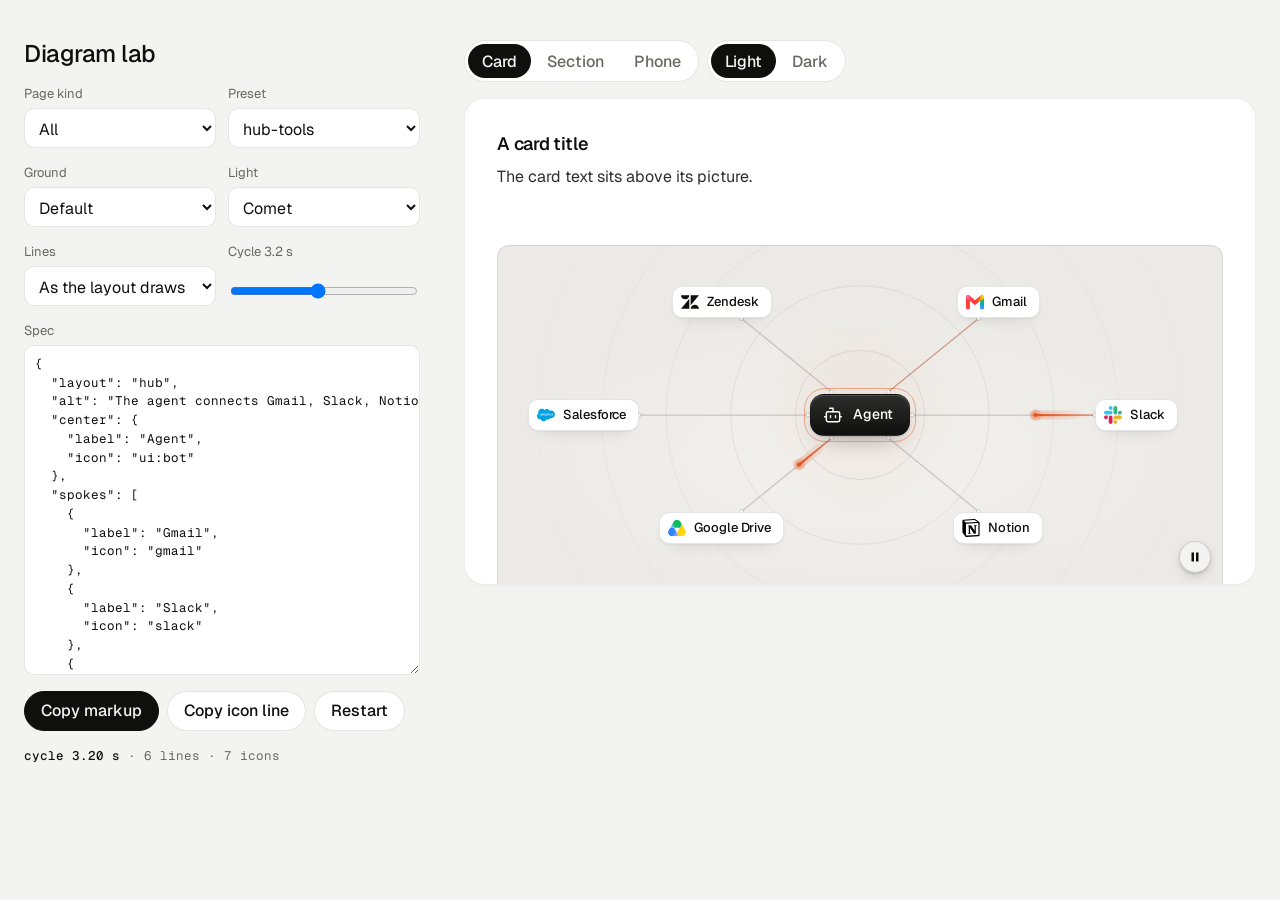
<file: assets/diagrams/lab.html>
<!doctype html>
<html lang="en">
<head>
<meta charset="utf-8">
<meta name="viewport" content="width=device-width, initial-scale=1">
<title>Diagram lab</title>
<link rel="preconnect" href="https://fonts.googleapis.com">
<link rel="preconnect" href="https://fonts.gstatic.com" crossorigin>
<link href="https://fonts.googleapis.com/css2?family=Geist:wght@300..700&family=Geist+Mono:wght@400;500&display=swap" rel="stylesheet">
<link rel="stylesheet" href="../ui/cards.css">
<link rel="stylesheet" href="diagram.css">
<style>
  /* The builder: pick a preset, change the JSON or the controls, see the card at once, copy the markup. Not part of a page. */
  :root { --font-text: "Geist", system-ui, sans-serif; --font-display: "Geist", system-ui, sans-serif; --font-mono: "Geist Mono", ui-monospace, monospace; }
  [data-theme="light"] { --bg: #f3f3f1; --card: #ffffff; --ink: #0f0f0e; --muted: #686863; --accent: #e5531c; --accent-ink: #ffffff; --frag: #ffffff; --ground-bg: #ebeae6; --ground-accent: #dcd9d0; --line: rgb(0 0 0 / .1); --field: #ffffff; }
  [data-theme="light"][data-accent="blue"] { --accent: #2456e8; }
  [data-theme="light"][data-accent="green"] { --accent: #16825d; }
  [data-theme="dark"] { --bg: #070708; --card: #141416; --ink: #f2f2ef; --muted: #8f9094; --accent: #ff7a3c; --accent-ink: #120c08; --frag: #1c1d20; --ground-bg: #101012; --ground-accent: #232326; --line: rgb(255 255 255 / .12); --field: #101012; }
  [data-theme="dark"][data-accent="white"] { --accent: #f2f2ef; --accent-ink: #0b0b0c; }
  [data-theme="dark"][data-accent="green"] { --accent: #3ccf8e; --accent-ink: #06130d; }
  * { box-sizing: border-box; }
  html, body { margin: 0; }
  body { font-family: var(--font-text); background: var(--bg); color: var(--ink); -webkit-font-smoothing: antialiased; min-height: 100vh; }
  .lab { display: grid; gap: 32px; max-width: 1440px; margin: 0 auto; padding: 32px 24px 64px; }
  .side { display: grid; gap: 16px; align-content: start; min-width: 0; }
  .side h1 { margin: 0; font: 500 24px/1.2 var(--font-display); letter-spacing: -0.02em; }
  .row { display: grid; gap: 6px; }
  .row > label, .row > .lbl { font-size: 13px; color: var(--muted); }
  .two { display: grid; grid-template-columns: 1fr 1fr; gap: 12px; }
  select, textarea, button, input[type=range] { font: inherit; color: inherit; }
  select, textarea { width: 100%; background: var(--field); border: 1px solid var(--line); border-radius: 10px; padding: 9px 10px; }
  select { height: 40px; }
  textarea { min-height: 360px; resize: vertical; font: 400 12.5px/1.5 var(--font-mono); white-space: pre; tab-size: 2; }
  textarea.is-bad { border-color: #c4321c; }
  .btns { display: flex; flex-wrap: wrap; gap: 8px; }
  button.b { height: 40px; padding: 0 16px; border-radius: 999px; border: 1px solid var(--line); background: var(--card); cursor: pointer; font-weight: 500; }
  button.b:hover { border-color: var(--ink); }
  button.b--main { background: var(--ink); color: var(--bg); border-color: var(--ink); }
  .out { font: 400 12.5px/1.5 var(--font-mono); color: var(--muted); overflow-wrap: anywhere; min-height: 1.5em; }
  .out b { color: var(--ink); font-weight: 500; }
  .out .bad { color: #c4321c; }
  .lb-stage { min-width: 0; display: grid; align-content: start; gap: 16px; }
  .lb-stage .card > .panel { --p-h: 340px; }
  .lb-stage .card--wide > .panel { --p-h: 560px; }
  .lb-stage .card--phone { max-width: 390px; }
  .lb-stage .card--phone > .panel { --p-h: 300px; }
  .seg { display: inline-flex; border: 1px solid var(--line); border-radius: 999px; padding: 3px; gap: 2px; background: var(--card); width: fit-content; }
  .seg button { height: 34px; padding: 0 14px; border: 0; background: none; border-radius: 999px; cursor: pointer; font-weight: 500; color: var(--muted); }
  .seg button[aria-pressed="true"] { background: var(--ink); color: var(--bg); }
  @media (min-width: 1024px) { .lab { grid-template-columns: 400px minmax(0, 1fr); gap: 40px; padding-top: 40px; } textarea { min-height: 330px; } .side { position: sticky; top: 24px; max-height: calc(100vh - 48px); overflow: auto; padding-right: 4px; } }
  @media (max-width: 639px) { .lab { padding: 24px 16px 48px; } }
</style>
</head>
<body data-theme="light" data-icon-base="../icons/demo/">
<div class="lab">
  <aside class="side">
    <h1>Diagram lab</h1>
    <div class="two">
      <div class="row"><label for="type">Page kind</label><select id="type"><option value="">All</option><option>software</option><option>tech</option><option>gaming</option><option>product</option><option>service</option></select></div>
      <div class="row"><label for="preset">Preset</label><select id="preset"></select></div>
    </div>
    <div class="two">
      <div class="row"><label for="ground">Ground</label><select id="ground"><option value="">Default</option><option>dots</option><option>rings</option><option>grid</option><option>glow</option><option>glow dots</option><option>glow rings</option><option>none</option></select></div>
      <div class="row"><label for="pulse">Light</label><select id="pulse"><option value="">Comet</option><option>dot</option><option>none</option></select></div>
    </div>
    <div class="two">
      <div class="row"><label for="curve">Lines</label><select id="curve"><option value="">As the layout draws them</option><option>curve</option><option>elbow</option><option>swirl</option></select></div>
      <div class="row"><label for="cycle">Cycle <span id="cycleV">3.2 s</span></label><input id="cycle" type="range" min="2.5" max="4" step="0.1" value="3.2"></div>
    </div>
    <div class="row"><label for="json">Spec</label><textarea id="json" spellcheck="false"></textarea></div>
    <div class="btns">
      <button class="b b--main" id="copy" type="button">Copy markup</button>
      <button class="b" id="copyIcons" type="button">Copy icon line</button>
      <button class="b" id="restart" type="button">Restart</button>
    </div>
    <div class="out" id="info"></div>
  </aside>
  <main class="lb-stage">
    <div class="btns">
      <div class="seg" id="size" role="group" aria-label="Size"><button type="button" data-v="card" aria-pressed="true">Card</button><button type="button" data-v="section" aria-pressed="false">Section</button><button type="button" data-v="phone" aria-pressed="false">Phone</button></div>
      <div class="seg" id="theme" role="group" aria-label="Palette"><button type="button" data-v="light" aria-pressed="true">Light</button><button type="button" data-v="dark" aria-pressed="false">Dark</button></div>
    </div>
    <article class="card card--row" id="card"><h3 id="ct"></h3><p id="cp"></p><div class="panel"><div class="dg" id="dg"></div></div></article>
  </main>
</div>
<script type="module">
  import dg from './diagram.js';
  const $ = id => document.getElementById(id);
  const presets = await dg.presets();
  const base = new URL('../icons/demo/', location.href).href;
  const q = new URLSearchParams(location.search);
  let spec = null, d = null, size = 'card';

  const names = type => Object.keys(presets).filter(k => !type || (presets[k].types || []).includes(type));
  const fillPresets = () => { $('preset').innerHTML = names($('type').value).map(k => `<option>${k}</option>`).join(''); };
  const load = id => { spec = JSON.parse(JSON.stringify(presets[id])); delete spec.types; $('json').value = JSON.stringify(spec, null, 2); sync(); };
  const first = n => (spec.center || spec.core || spec.input || spec.root || spec.left || {}).label || n;

  function iconIds(o, out = new Set()) {
    if (Array.isArray(o)) o.forEach(x => iconIds(x, out));
    else if (o && typeof o === 'object') for (const k in o) { if (k === 'icon' && typeof o[k] === 'string' && !/^text:|[/.]/.test(o[k])) out.add(o[k]); else iconIds(o[k], out); }
    return out;
  }
  function markup() {
    const j = JSON.stringify(spec);
    return /'/.test(j)
      ? `<div class="panel"><div class="dg" data-diagram><script type="application/json">${j}<\/script></div></div>`
      : `<div class="panel"><div class="dg" data-diagram='${j}'></div></div>`;
  }
  function paint() {
    const card = $('card');
    card.classList.toggle('card--wide', size === 'section');
    card.classList.toggle('card--phone', size === 'phone');
    const s = JSON.parse(JSON.stringify(spec));
    if (size === 'section') s.size = 'section';
    $('ct').textContent = 'A card title';
    $('cp').textContent = 'The card text sits above its picture.';
    const el = $('dg');
    d = dg.mount(el, s, { iconBase: base });
    const ids = [...iconIds(spec)];
    setTimeout(() => {
      $('info').innerHTML = `<b>cycle ${d.T ? d.T.toFixed(2) : '-'} s</b> · ${d.E ? d.E.filter(e => e.lit).length : 0} lines · ${ids.length} icons`;
    }, 400);
  }
  function sync() {
    try { spec = JSON.parse($('json').value); $('json').classList.remove('is-bad'); } catch (e) { $('json').classList.add('is-bad'); $('info').innerHTML = `<span class="bad">${e.message}</span>`; return; }
    paint();
  }
  // a control writes into the spec and the textarea
  function setField(path, v) {
    try { spec = JSON.parse($('json').value); } catch { return; }
    const [a, b] = path.split('.');
    if (b) { spec[a] = spec[a] || {}; if (v === '' || v == null) delete spec[a][b]; else spec[a][b] = v; if (!Object.keys(spec[a]).length) delete spec[a]; }
    else if (v === '' || v == null) delete spec[a]; else spec[a] = v;
    $('json').value = JSON.stringify(spec, null, 2);
    sync();
  }
  $('type').onchange = () => { fillPresets(); load($('preset').value); };
  $('preset').onchange = () => { $('ground').value = $('pulse').value = $('curve').value = ''; $('cycle').value = 3.2; $('cycleV').textContent = '3.2 s'; load($('preset').value); };
  $('ground').onchange = () => setField('ground', $('ground').value);
  $('pulse').onchange = () => setField('motion.pulse', $('pulse').value);
  $('curve').onchange = () => setField('curve', $('curve').value);
  $('cycle').oninput = () => { $('cycleV').textContent = (+$('cycle').value).toFixed(1) + ' s'; setField('motion.cycle', +$('cycle').value === 3.2 ? '' : +$('cycle').value); };
  let t0; $('json').oninput = () => { clearTimeout(t0); t0 = setTimeout(sync, 350); };
  $('restart').onclick = () => d && d.restart && d.restart();
  const copy = async (text, btn, label) => { try { await navigator.clipboard.writeText(text); btn.textContent = 'Copied'; } catch { btn.textContent = 'Copy failed'; } setTimeout(() => (btn.textContent = label), 1400); };
  $('copy').onclick = () => copy(markup(), $('copy'), 'Copy markup');
  $('copyIcons').onclick = () => copy(`node <skill>/scripts/icons.mjs fetch ${[...iconIds(spec)].join(' ')} --out assets/icons`, $('copyIcons'), 'Copy icon line');
  for (const [id, key] of [['size', 'size'], ['theme', 'theme']]) {
    $(id).onclick = ev => {
      const b = ev.target.closest('button'); if (!b) return;
      [...$(id).children].forEach(x => x.setAttribute('aria-pressed', String(x === b)));
      if (key === 'size') { size = b.dataset.v; paint(); } else document.body.dataset.theme = b.dataset.v;
    };
  }
  if (q.get('type')) $('type').value = q.get('type');
  fillPresets();
  if (q.get('preset') && presets[q.get('preset')]) $('preset').value = q.get('preset');
  if (q.get('theme') === 'dark') { document.body.dataset.theme = 'dark'; $('theme').children[1].click(); }
  load($('preset').value);
  window.__lab = { get d() { return d; } };
</script>
</body>
</html>
</file>
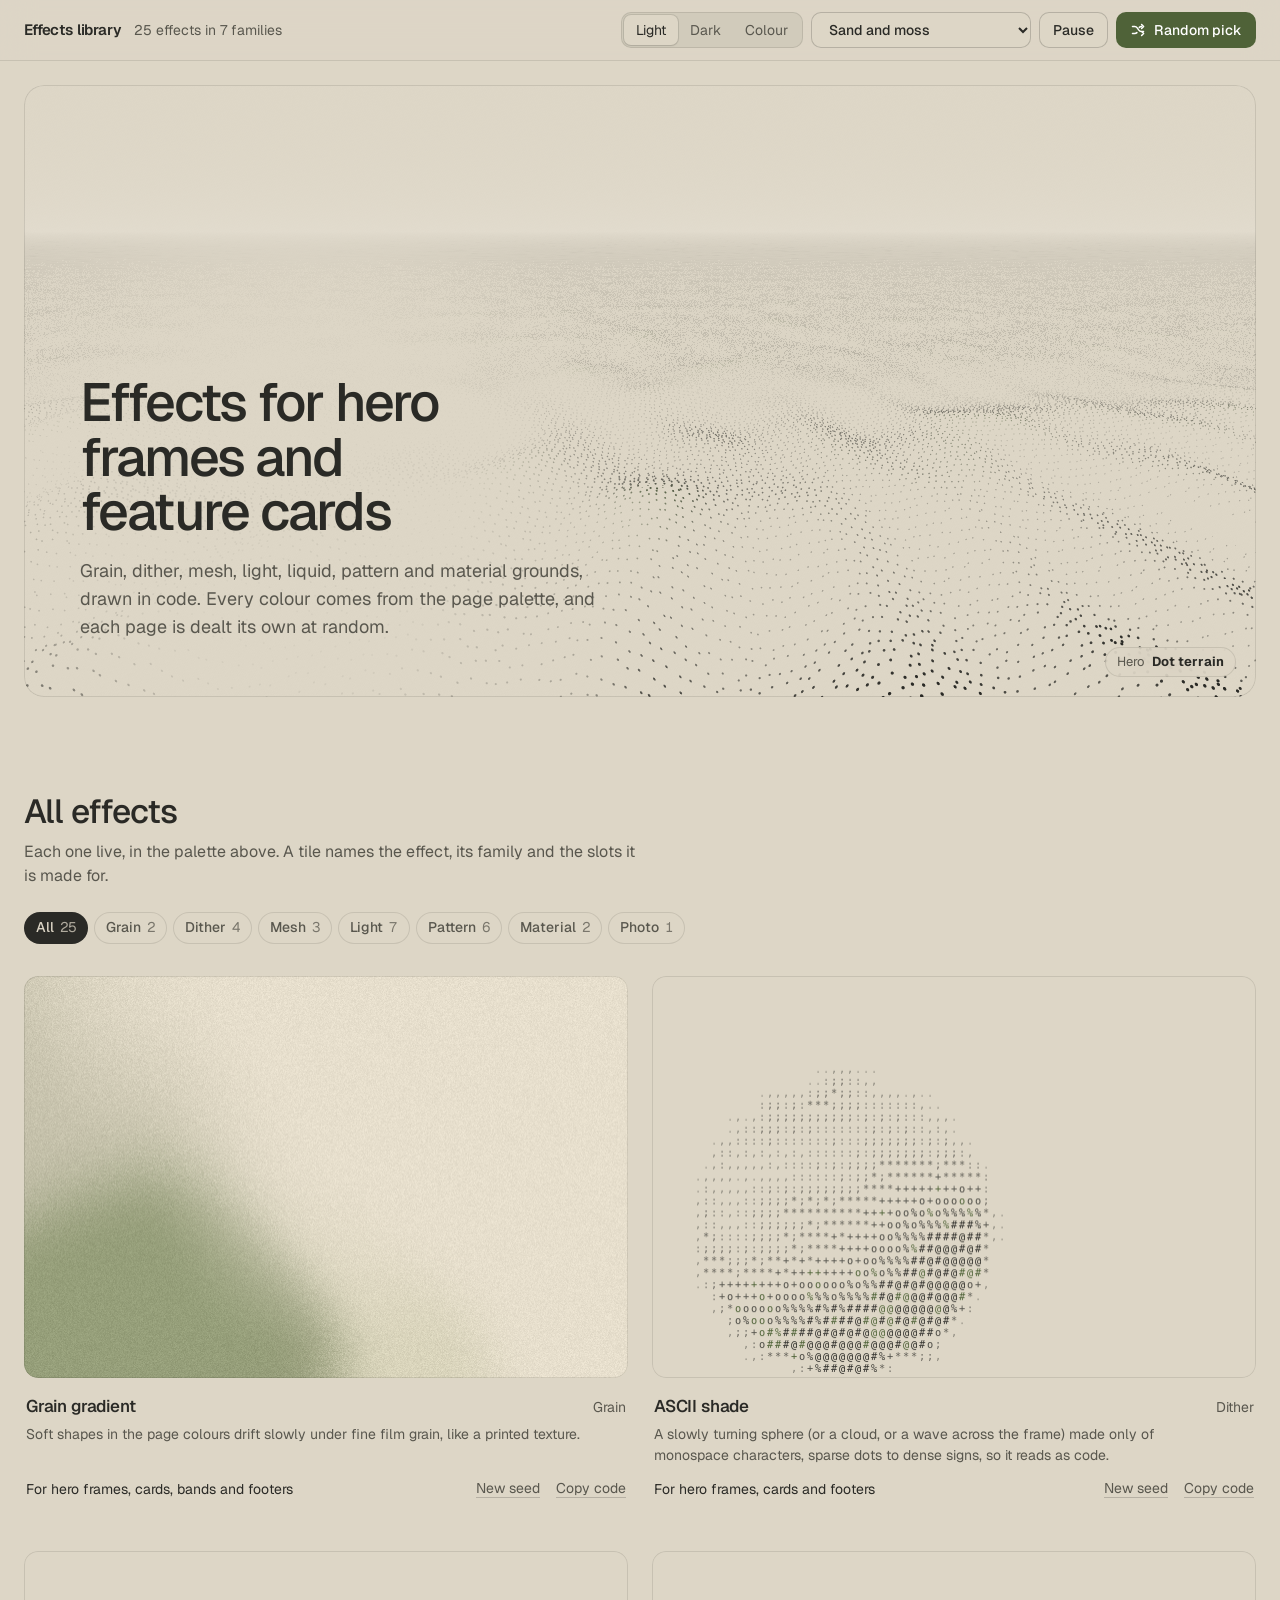
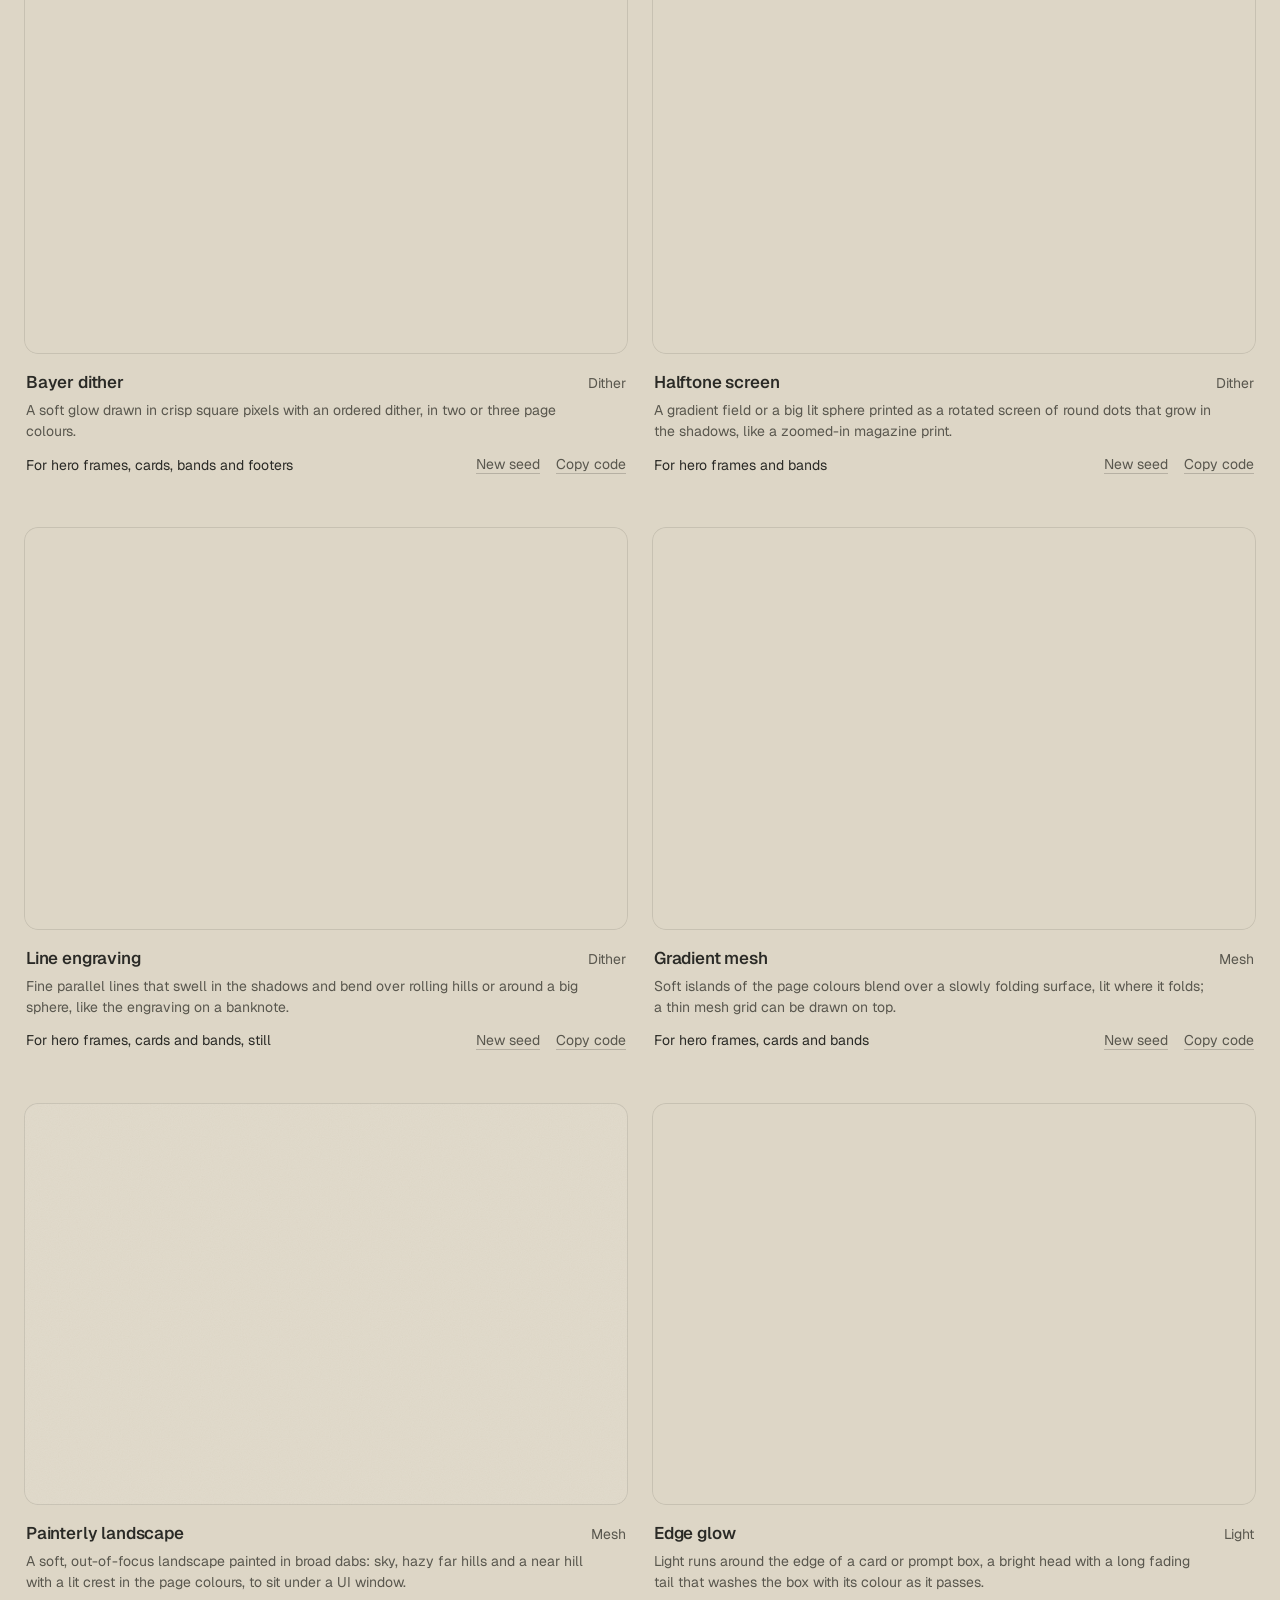
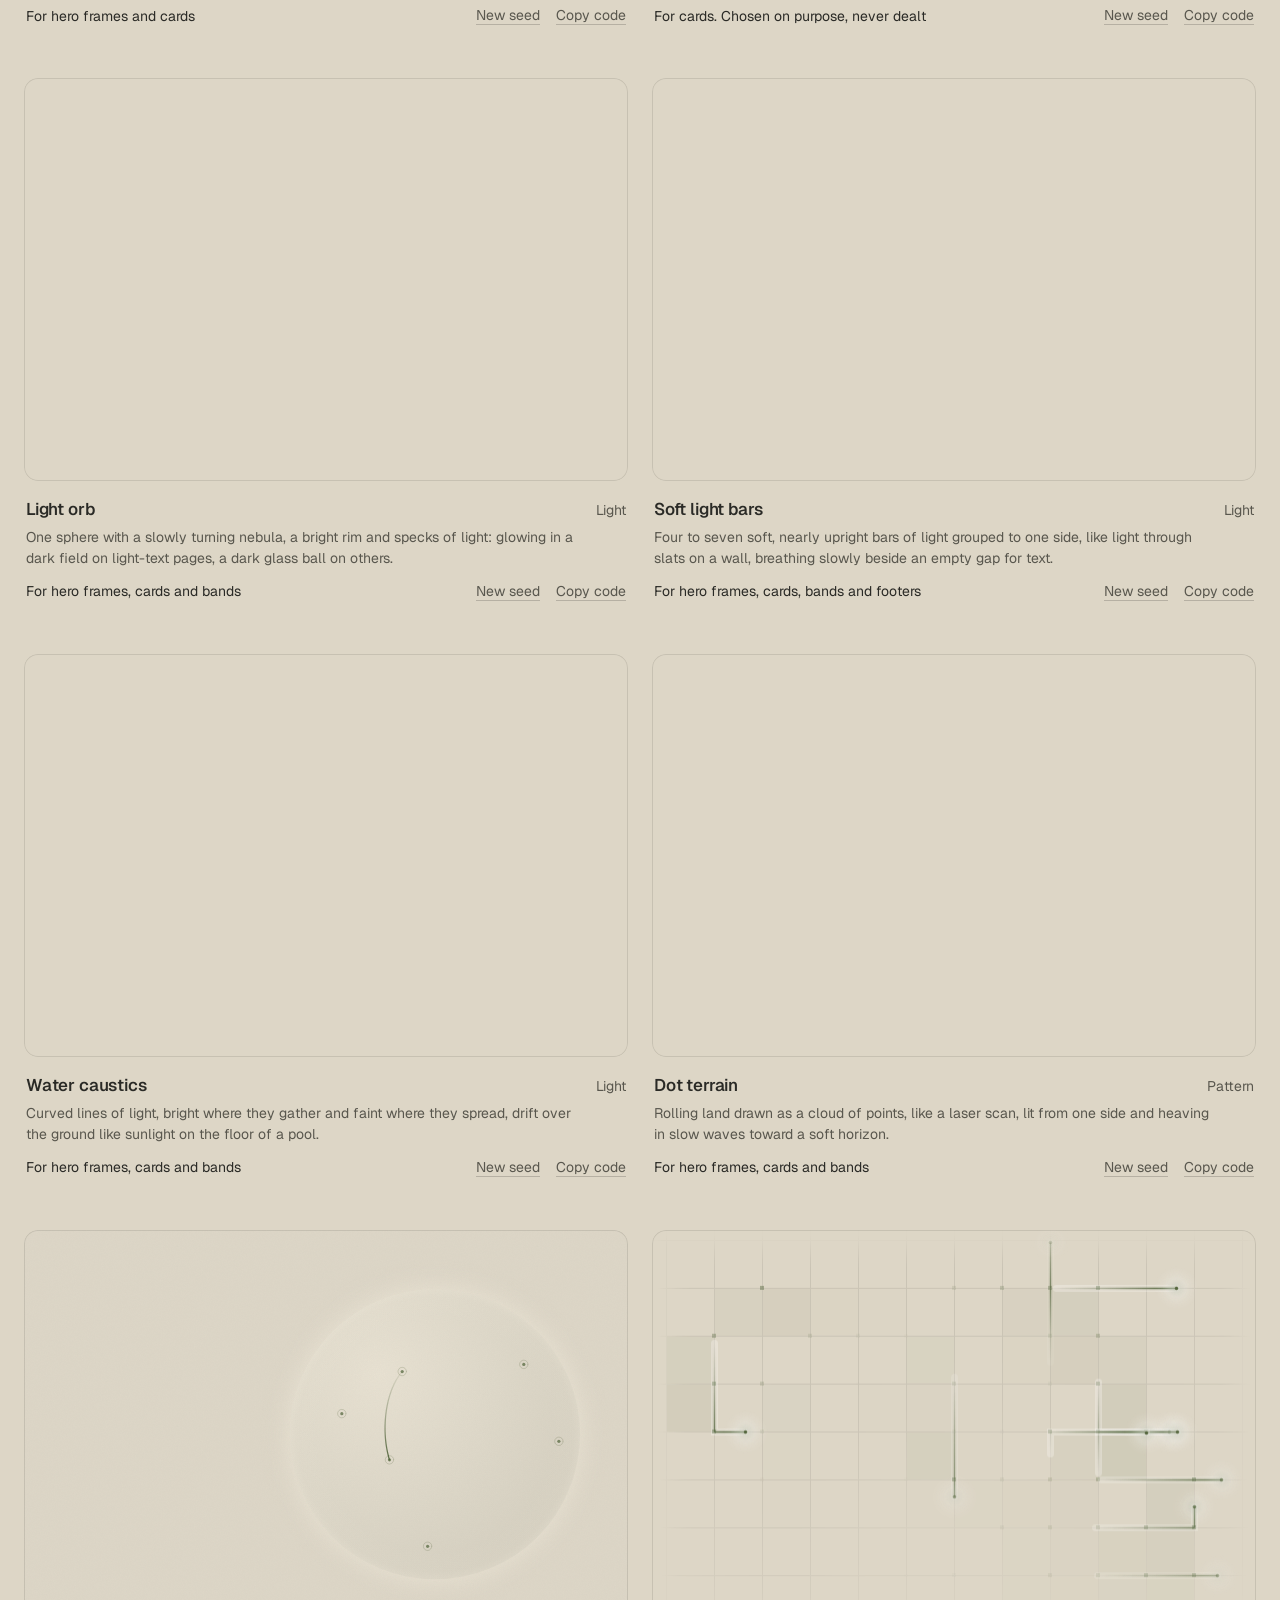
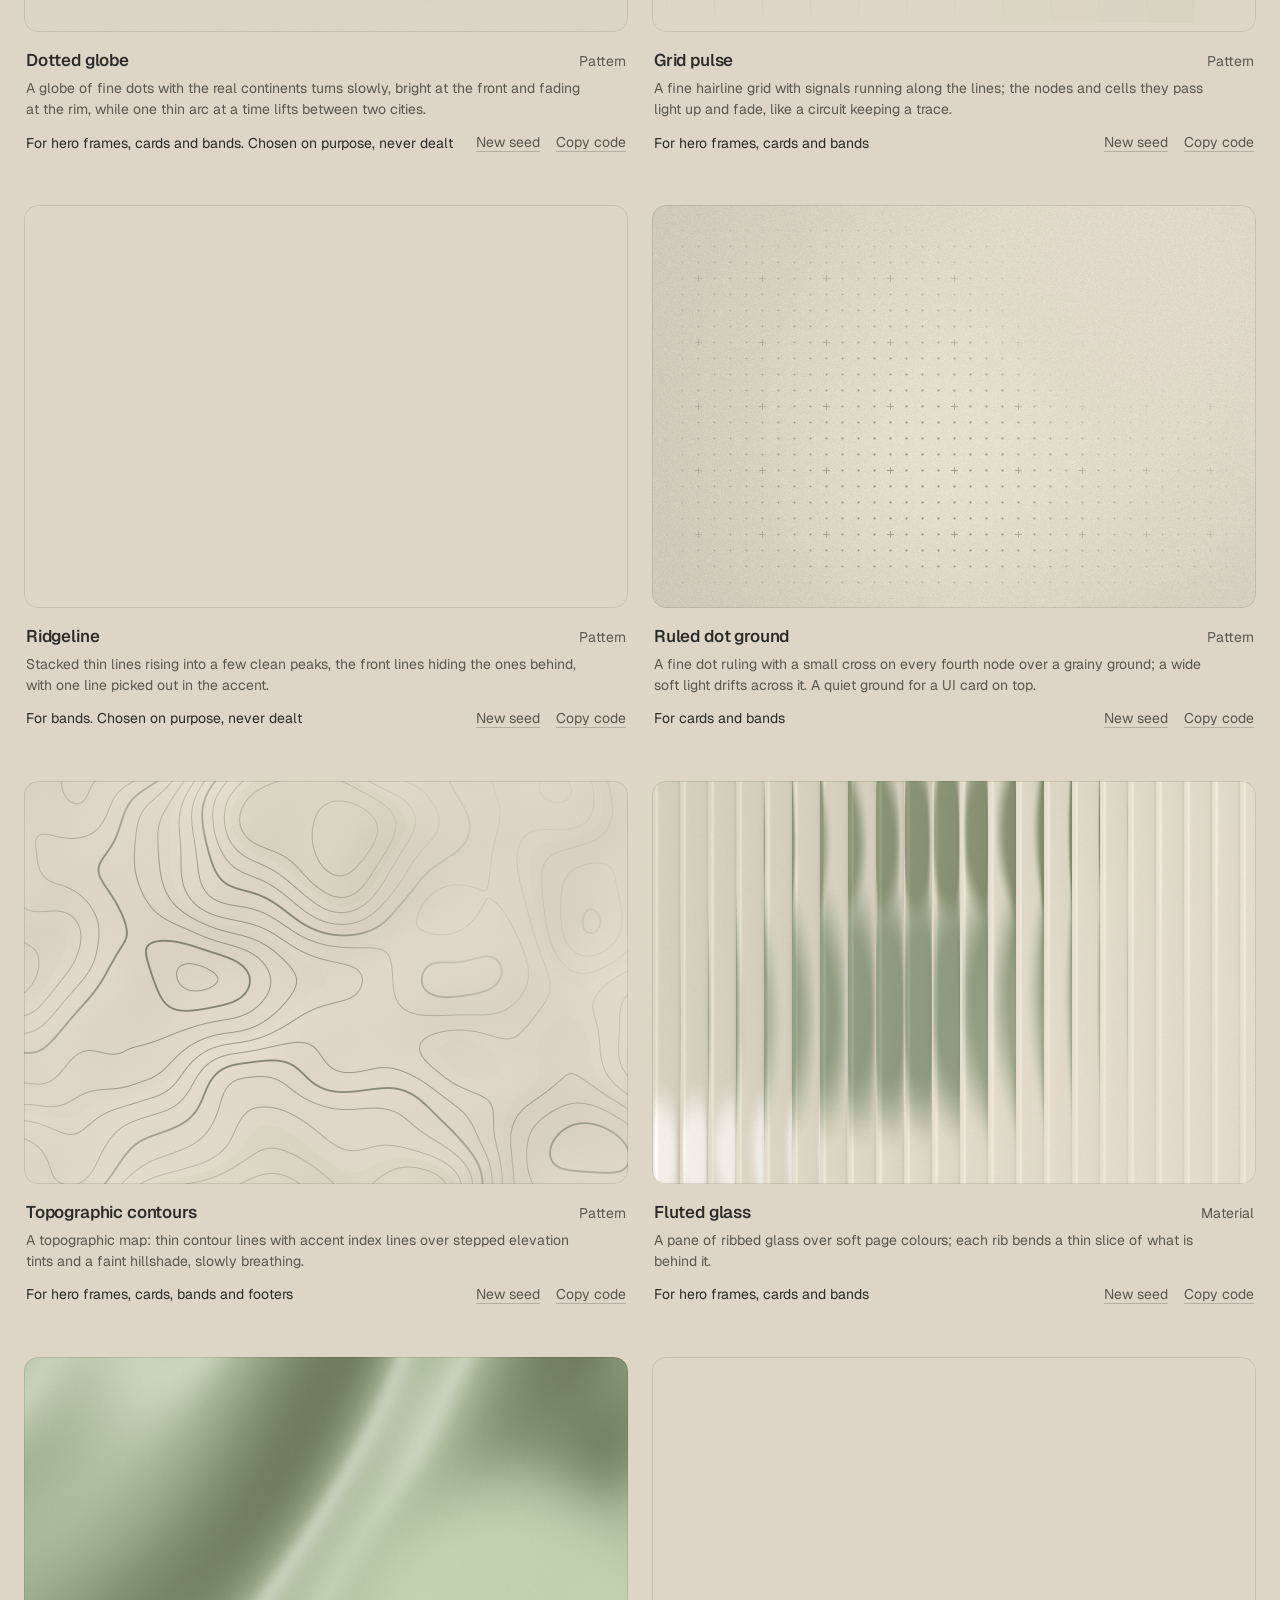
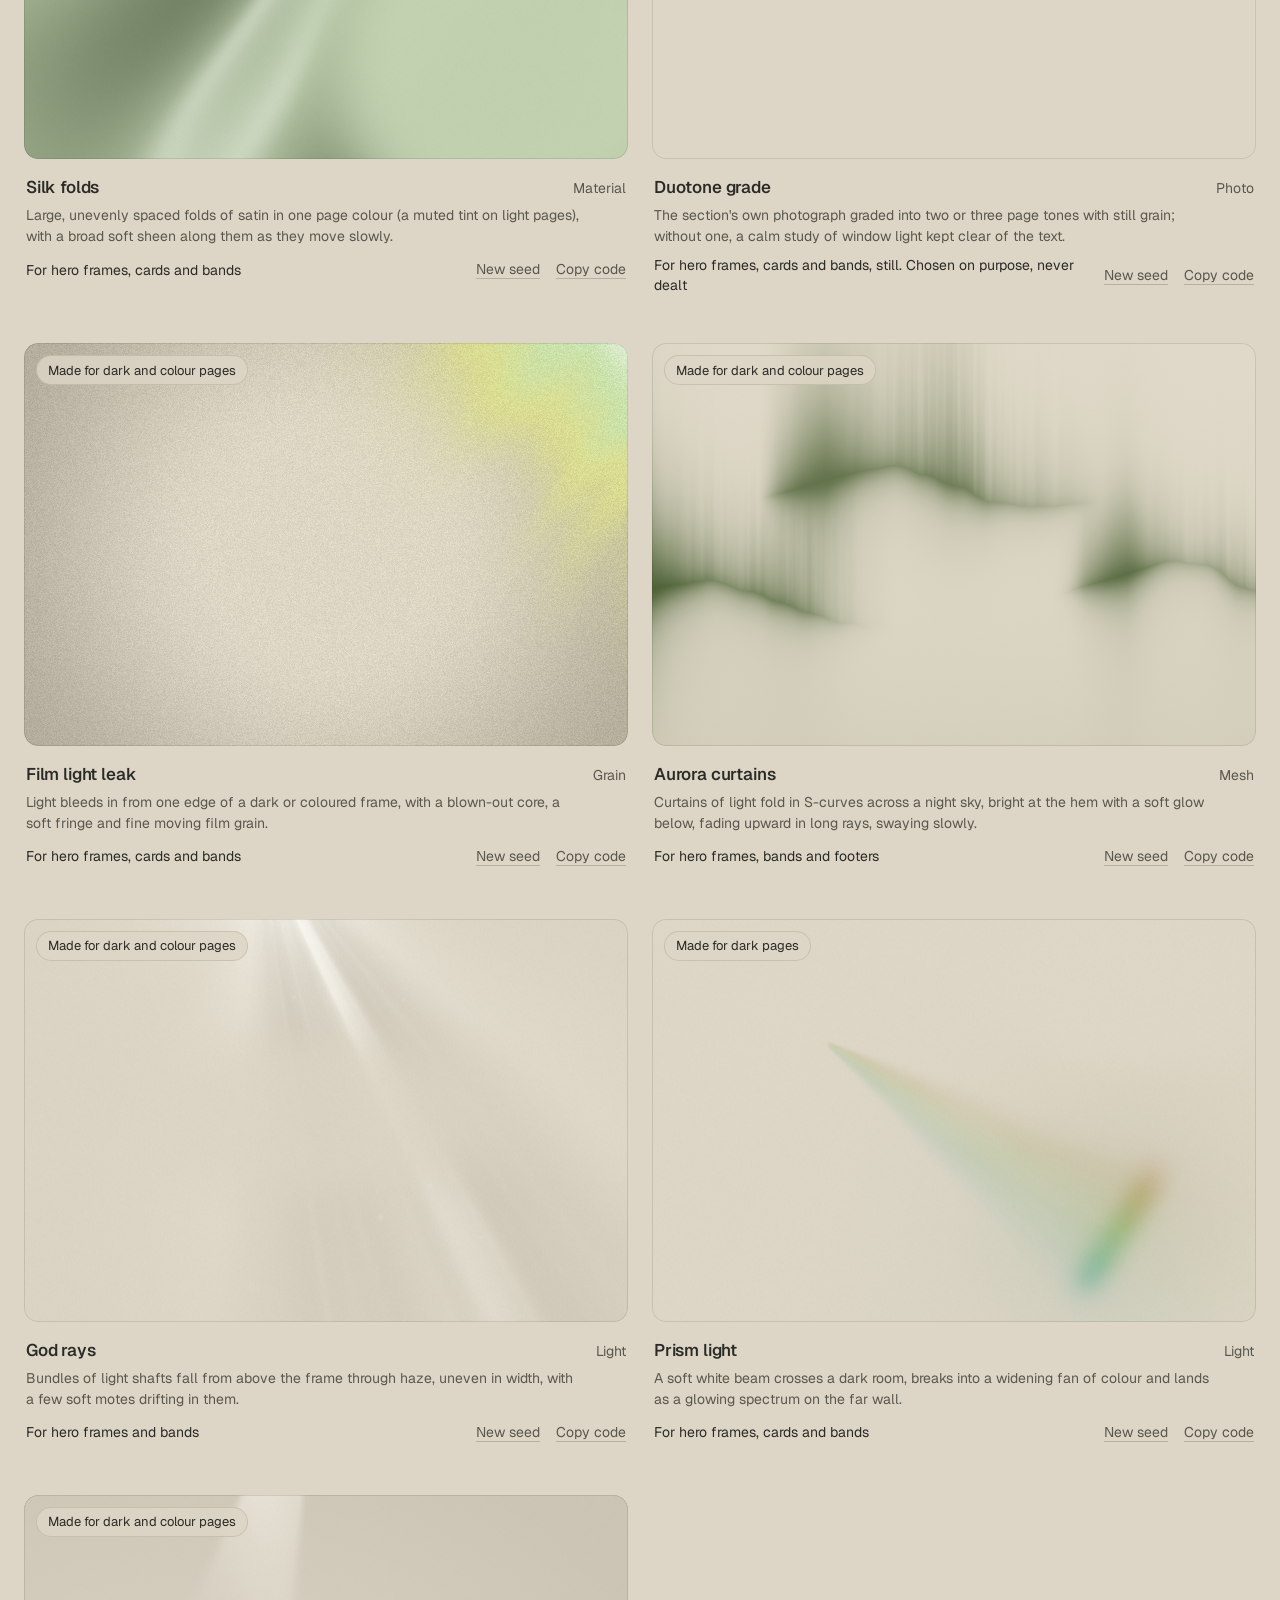
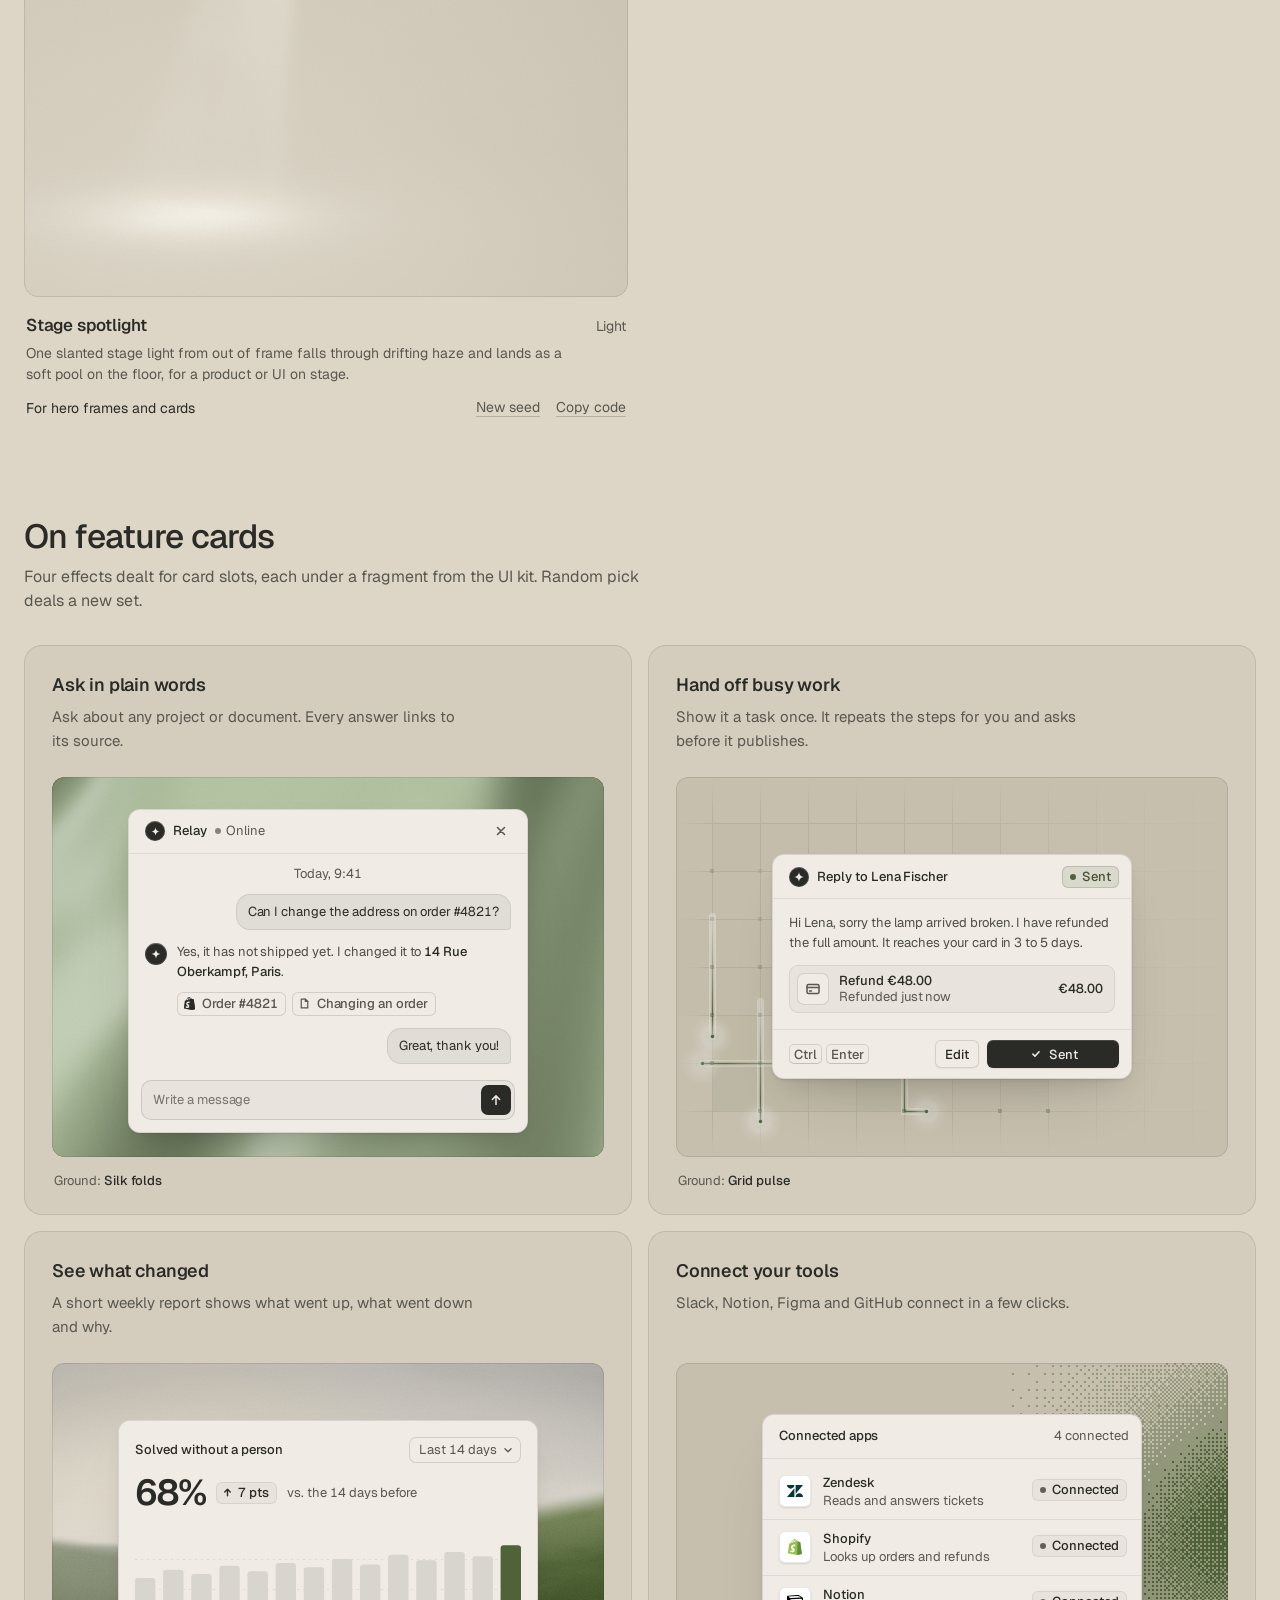
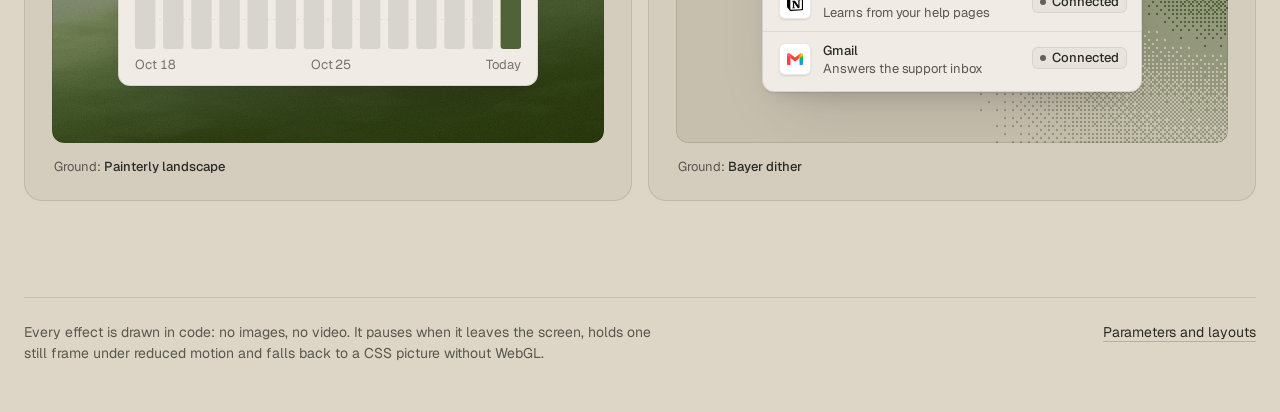
<file: assets/effects/gallery.html>
<!doctype html>
<html lang="en">
<head>
<script>window.__tpGlMax = 16;   /* a gallery shows many live effects at once; a page of a site keeps the default 4 (fx.js) */</script>
<meta charset="utf-8">
<meta name="viewport" content="width=device-width, initial-scale=1">
<title>Effects library</title>
<meta name="description" content="Effects drawn in code for hero frames, feature cards and bands, in the page palette.">
<link rel="icon" href="data:,">
<link rel="preconnect" href="https://fonts.googleapis.com">
<link rel="preconnect" href="https://fonts.gstatic.com" crossorigin>
<link href="https://fonts.googleapis.com/css2?family=Geist:wght@100..900&family=Geist+Mono:wght@100..900&display=swap" rel="stylesheet">
<style>
  /* the page palette; the script sets these from the palette switcher */
  :root {
    --bg: #ddd6c6; --surface: #d2cab8; --ink: #2a2a26; --muted: #59574e; --accent: #4f6238; --accent-ink: #ffffff;
    --card: #d2cab8; --panel: #cbc3b1; --win: #eeebe3; --win-surface: #e4e0d6;
    color-scheme: light;
  }
  @media (prefers-color-scheme: dark) {
    :root:not([data-theme="light"]) {
      --bg: #0a0d14; --surface: #131824; --ink: #e9edf3; --muted: #8891a1; --accent: #5ab9fc; --accent-ink: #0a0d14;
      --card: #131824; --panel: #0a0d14; --win: #1d2230; --win-surface: #262c3b;
      color-scheme: dark;
    }
  }
  :root[data-theme="dark"] {
    --bg: #0a0d14; --surface: #131824; --ink: #e9edf3; --muted: #8891a1; --accent: #5ab9fc; --accent-ink: #0a0d14;
    --card: #131824; --panel: #0a0d14; --win: #1d2230; --win-surface: #262c3b;
    color-scheme: dark;
  }
  :root {
    --line: color-mix(in oklab, var(--ink) 12%, transparent);
    --line-2: color-mix(in oklab, var(--ink) 22%, transparent);
    --chip: color-mix(in oklab, var(--ink) 6%, var(--bg));
    --font: "Geist", ui-sans-serif, system-ui, -apple-system, "Segoe UI", Roboto, "Helvetica Neue", Arial, sans-serif;
    --mono: "Geist Mono", ui-monospace, "SFMono-Regular", Consolas, monospace;
    --wrap: 1320px;
    --gut: 24px;
  }
  * { box-sizing: border-box; }
  html { -webkit-text-size-adjust: 100%; scroll-behavior: smooth; }
  @media (prefers-reduced-motion: reduce) { html { scroll-behavior: auto; } }
  body {
    margin: 0; background: var(--bg); color: var(--ink);
    font: 15px/1.5 var(--font); -webkit-font-smoothing: antialiased; font-feature-settings: "ss01" 0;
    overflow-x: hidden;
  }
  button, select { font: inherit; color: inherit; }
  :focus-visible { outline: 2px solid var(--accent); outline-offset: 2px; }
  .wrap { max-width: calc(var(--wrap) + 2 * var(--gut)); margin: 0 auto; padding: 0 var(--gut); }

  /* top bar */
  .top { position: sticky; top: 0; z-index: 50; background: color-mix(in oklab, var(--bg) 86%, transparent);
    backdrop-filter: blur(16px) saturate(1.2); -webkit-backdrop-filter: blur(16px) saturate(1.2); border-bottom: 1px solid var(--line); }
  .top-in { display: flex; align-items: center; gap: 12px 8px; padding-top: 12px; padding-bottom: 12px; }
  .top-in .controls { margin-left: auto; }
  .brand { display: flex; align-items: baseline; gap: 12px; min-width: 0; }
  .brand b { font-size: 15px; font-weight: 600; letter-spacing: -0.01em; white-space: nowrap; }
  .brand span { color: var(--muted); font-size: 14px; white-space: nowrap; }
  .controls { display: flex; align-items: center; gap: 8px; flex-wrap: wrap; }
  .seg { display: inline-flex; padding: 3px; border-radius: 10px; background: var(--chip); box-shadow: inset 0 0 0 1px var(--line); }
  .seg button { height: 30px; border: 0; background: transparent; padding: 0 12px; border-radius: 7px; cursor: pointer; color: var(--muted); font-size: 14px; }
  .seg button[aria-pressed="true"] { background: var(--bg); color: var(--ink); box-shadow: 0 0 0 1px var(--line), 0 1px 2px rgb(0 0 0 / 0.08); }
  .btn, .select {
    height: 36px; padding: 0 14px; border-radius: 10px; border: 0; background: var(--bg); color: var(--ink);
    box-shadow: inset 0 0 0 1px var(--line-2); cursor: pointer; display: inline-flex; align-items: center; gap: 8px;
    font-size: 14px; font-weight: 500; white-space: nowrap;
  }
  .btn:hover, .select:hover { box-shadow: inset 0 0 0 1px color-mix(in oklab, var(--ink) 38%, transparent); }
  .btn--primary { background: var(--accent); color: var(--accent-ink); box-shadow: none; }
  .btn--primary:hover { box-shadow: none; background: color-mix(in oklab, var(--accent) 88%, var(--ink)); }
  .btn svg { width: 16px; height: 16px; flex: none; }
  .select { max-width: 220px; padding-right: 10px; }

  /* hero: a dealt hero effect with text in its calm area */
  .hero { position: relative; margin-top: 24px; height: clamp(480px, 68vh, 660px); border-radius: 20px; overflow: hidden;
    display: flex; flex-direction: column; justify-content: flex-end; }
  .hero::after, .stage::after, .panel::after { content: ""; position: absolute; inset: 0; border-radius: inherit; box-shadow: inset 0 0 0 1px var(--line); pointer-events: none; z-index: 2; }
  .hero-copy { position: relative; z-index: 1; padding: 56px; max-width: 760px; }
  .hero h1 { max-width: 9.5em; margin: 0 0 18px; font-size: clamp(38px, 3.4vw + 10px, 62px); line-height: 1.02; letter-spacing: -0.035em; font-weight: 520; text-wrap: balance; }
  .hero p { margin: 0; max-width: 44ch; font-size: 18px; line-height: 28px; color: var(--muted); text-wrap: pretty; }
  .hero-tag { position: absolute; right: 20px; bottom: 20px; z-index: 3; }
  .tag { display: inline-flex; align-items: center; gap: 8px; height: 30px; padding: 0 12px; border-radius: 999px; font-size: 13px;
    background: color-mix(in oklab, var(--bg) 82%, transparent); color: var(--ink); box-shadow: inset 0 0 0 1px var(--line);
    backdrop-filter: blur(10px); -webkit-backdrop-filter: blur(10px); white-space: nowrap; }
  .tag span { color: var(--muted); }

  /* sections */
  section { padding-top: 96px; }
  .sec-head { display: flex; align-items: flex-end; justify-content: space-between; gap: 24px 48px; flex-wrap: wrap; margin-bottom: 32px; }
  .sec-head h2 { margin: 0 0 10px; font-size: clamp(28px, 1.2vw + 18px, 36px); line-height: 1.1; letter-spacing: -0.025em; font-weight: 520; }
  .sec-head p { margin: 0; color: var(--muted); max-width: 56ch; font-size: 16px; line-height: 24px; text-wrap: pretty; }
  .filters { display: flex; flex-wrap: wrap; gap: 6px; }
  .filters button { height: 32px; padding: 0 12px; border-radius: 999px; border: 0; cursor: pointer; font-size: 14px; color: var(--muted);
    background: transparent; box-shadow: inset 0 0 0 1px var(--line); }
  .filters button b { font-weight: 500; }
  .filters button span { margin-left: 6px; font-variant-numeric: tabular-nums; opacity: 0.75; }
  .filters button[aria-pressed="true"] { background: var(--ink); color: var(--bg); box-shadow: none; }

  /* the grid of every effect: one size of tile, labels under the picture */
  .grid { display: grid; grid-template-columns: repeat(2, minmax(0, 1fr)); gap: 48px 24px; }
  .tile { min-width: 0; display: flex; flex-direction: column; }
  .tile[hidden] { display: none; }
  .stage { position: relative; aspect-ratio: 3 / 2; border-radius: 14px; overflow: hidden; background: var(--bg); }
  .badge { position: absolute; top: 12px; left: 12px; z-index: 3; }
  .info { padding: 16px 2px 0; display: grid; gap: 6px; }
  .info-top { display: flex; align-items: baseline; justify-content: space-between; gap: 16px; }
  .info h3 { margin: 0; font-size: 17px; line-height: 24px; font-weight: 560; letter-spacing: -0.01em; }
  .fam { flex: none; font-size: 14px; color: var(--muted); }
  .look { margin: 0; color: var(--muted); font-size: 14px; line-height: 21px; max-width: 62ch; min-height: 42px;
    display: -webkit-box; -webkit-line-clamp: 2; -webkit-box-orient: vertical; overflow: hidden; }
  .info-foot { display: flex; align-items: center; justify-content: space-between; gap: 16px; margin-top: 2px; }
  .for { margin: 0; font-size: 14px; line-height: 20px; }
  .links { flex: none; display: flex; gap: 16px; }
  .links button { border: 0; background: none; padding: 4px 0; cursor: pointer; font-size: 14px; color: var(--muted);
    text-decoration: underline; text-decoration-color: var(--line-2); text-underline-offset: 4px; }
  .links button:hover { color: var(--ink); text-decoration-color: currentColor; }

  /* feature cards: an effect ground in the inset panel and a UI fragment on top */
  .cards { display: grid; grid-template-columns: repeat(2, minmax(0, 1fr)); gap: 16px; }
  .card { background: var(--card); border-radius: 18px; padding: 28px 28px 24px; box-shadow: inset 0 0 0 1px var(--line); display: flex; flex-direction: column; min-width: 0; }
  .card h3 { margin: 0 0 8px; font-size: 18px; line-height: 24px; font-weight: 560; letter-spacing: -0.01em; }
  .card > p:not(.ground) { margin: 0; color: var(--muted); font-size: 15px; line-height: 24px; max-width: 44ch; min-height: 48px; text-wrap: pretty; }
  .panel { position: relative; margin-top: 24px; height: 380px; border-radius: 12px; overflow: hidden; display: grid; place-items: center; padding: 32px; }
  .panel--bleed { place-items: end center; padding-bottom: 0; }
  .panel--bleed > .slot { margin-bottom: -48px; }
  .slot { position: relative; z-index: 1; max-width: 100%;
    --ui-font: var(--font); --ui-mono: var(--mono); --ui-radius: 12px;
    --fx-bg: var(--win); --fx-surface: var(--win-surface); --fx-ink: var(--ink); --fx-muted: var(--muted);
    --fx-accent: var(--accent); --fx-accent-ink: var(--accent-ink); }
  .ground { margin: 14px 2px 0; font-size: 13px; line-height: 20px; color: var(--muted); }
  .ground b { font-weight: 500; color: var(--ink); }

  .foot { padding-top: 96px; padding-bottom: 48px; }
  .foot-in > div { border-top: 1px solid var(--line); padding-top: 24px; display: flex; justify-content: space-between; gap: 16px 48px; flex-wrap: wrap; color: var(--muted); font-size: 14px; }
  .foot-in p { margin: 0; max-width: 72ch; }
  .foot a { color: var(--ink); text-underline-offset: 4px; text-decoration-color: var(--line-2); }
  .empty { padding: 64px 0; color: var(--muted); }

  .toast { position: fixed; left: 50%; bottom: 24px; z-index: 60; transform: translate(-50%, 16px); opacity: 0; pointer-events: none;
    max-width: calc(100vw - 32px); padding: 10px 16px; border-radius: 12px; background: var(--ink); color: var(--bg); font-size: 14px;
    transition: opacity .2s ease, transform .2s ease; }
  .toast.on { opacity: 1; transform: translate(-50%, 0); }

  @media (max-width: 1080px) {
    .hero-copy { padding: 40px; }
  }
  @media (max-width: 860px) {
    .grid, .cards { grid-template-columns: minmax(0, 1fr); }
    .grid { gap: 40px; }
  }
  @media (max-width: 720px) {
    :root { --gut: 16px; }
    .top { position: static; }
    .brand span, .select { display: none; }
    .top-in { display: grid; grid-template-columns: 1fr auto; grid-template-areas: "brand deal" "controls controls"; }
    .brand { grid-area: brand; }
    #deal { grid-area: deal; }
    .top-in .controls { grid-area: controls; margin-left: 0; flex-wrap: nowrap; }
    .seg { flex: 1; }
    .seg button { flex: 1; }
    .hero { margin-top: 16px; height: 560px; border-radius: 16px; }
    .hero-copy { padding: 28px 24px 72px; }
    .hero p { font-size: 16px; line-height: 24px; }
    .hero-tag { left: 24px; right: auto; bottom: 20px; }
    section { padding-top: 72px; }
    .card { padding: 20px; }
    .panel { height: 340px; padding: 20px 16px; }
    .info-foot { flex-wrap: wrap; }
  }
</style>
</head>
<body>
<header class="top">
  <div class="wrap top-in">
    <div class="brand"><b>Effects library</b><span id="count"></span></div>
    <div class="controls">
      <div class="seg" role="group" aria-label="Palette kind">
        <button type="button" data-kind="light">Light</button>
        <button type="button" data-kind="dark">Dark</button>
        <button type="button" data-kind="colour">Colour</button>
      </div>
      <select class="select" id="pal" aria-label="Palette"></select>
      <button type="button" class="btn" id="pause" aria-pressed="false">Pause</button>
    </div>
    <button type="button" class="btn btn--primary" id="deal">
        <svg viewBox="0 0 16 16" aria-hidden="true"><path d="M2.5 4.5h2.2c1.2 0 2 .6 2.7 1.6l1.2 1.8c.7 1 1.5 1.6 2.7 1.6h2.2M11.6 2.5l2 2-2 2M2.5 11.5h2.2c.9 0 1.6-.3 2.2-.9M11.6 9.5l2 2-2 2M9.3 5.4c.6-.6 1.3-.9 2.1-.9" fill="none" stroke="currentColor" stroke-width="1.5" stroke-linecap="round" stroke-linejoin="round"/></svg>
        Random pick
    </button>
  </div>
</header>

<main>
  <div class="wrap">
    <div class="hero" id="hero">
      <div class="hero-copy">
        <h1>Effects for hero frames and feature cards</h1>
        <p id="lede">Grain, dither, mesh, light, liquid, pattern and material grounds, drawn in code. Every colour comes from the page palette, and each page is dealt its own at random.</p>
      </div>
      <div class="hero-tag"><span class="tag" id="hero-tag"><span>Hero</span> <b></b></span></div>
    </div>
  </div>

  <section id="all">
    <div class="wrap">
      <div class="sec-head">
        <div>
          <h2>All effects</h2>
          <p>Each one live, in the palette above. A tile names the effect, its family and the slots it is made for.</p>
        </div>
        <div class="filters" id="filters" role="group" aria-label="Family"></div>
      </div>
      <div class="grid" id="grid"></div>
    </div>
  </section>

  <section id="cards">
    <div class="wrap">
      <div class="sec-head">
        <div>
          <h2>On feature cards</h2>
          <p>Four effects dealt for card slots, each under a fragment from the UI kit. Random pick deals a new set.</p>
        </div>
      </div>
      <div class="cards">
        <article class="card">
          <h3>Ask in plain words</h3>
          <p>Ask about any project or document. Every answer links to its source.</p>
          <div class="panel" data-card="0"><div class="slot" data-ui-load="chat"></div></div>
          <p class="ground">Ground: <b></b></p>
        </article>
        <article class="card">
          <h3>Hand off busy work</h3>
          <p>Show it a task once. It repeats the steps for you and asks before it publishes.</p>
          <div class="panel" data-card="1"><div class="slot" data-ui-load="cursor"></div></div>
          <p class="ground">Ground: <b></b></p>
        </article>
        <article class="card">
          <h3>See what changed</h3>
          <p>A short weekly report shows what went up, what went down and why.</p>
          <div class="panel" data-card="2"><div class="slot" data-ui-load="stat"></div></div>
          <p class="ground">Ground: <b></b></p>
        </article>
        <article class="card">
          <h3>Connect your tools</h3>
          <p>Slack, Notion, Figma and GitHub connect in a few clicks.</p>
          <div class="panel" data-card="3"><div class="slot" data-ui-load="integrations"></div></div>
          <p class="ground">Ground: <b></b></p>
        </article>
      </div>
    </div>
  </section>

  <footer class="foot">
    <div class="wrap foot-in"><div>
      <p>Every effect is drawn in code: no images, no video. It pauses when it leaves the screen, holds one still frame under reduced motion and falls back to a CSS picture without WebGL.</p>
      <p><a id="lab" href="lab.html">Parameters and layouts</a></p>
    </div></div>
  </footer>
</main>
<div class="toast" id="toast" role="status" aria-live="polite"></div>

<script id="paths" type="application/json">{"fx": "./", "ui": "../ui/"}</script>
<script id="palettes" type="application/json">[{"id":"white-link-blue","name":"Sheet and biro","bg":"#ffffff","surface":"#f4f4f4","ink":"#111111","muted":"#6b6b6b","accent":"#1a4be0","accentInk":"#ffffff"},{"id":"cool-white-slate","name":"Frost and slate","bg":"#f7f9fa","surface":"#ecf0f2","ink":"#1f3038","muted":"#5d6b72","accent":"#0d7480","accentInk":"#ffffff"},{"id":"rose-grey-green","name":"Rose grey, green","bg":"#ebe5e3","surface":"#e1dad7","ink":"#2b2622","muted":"#6a615d","accent":"#0f7d45","accentInk":"#ffffff"},{"id":"paper-grey-brass","name":"Newsprint and brass","bg":"#e8e8e3","surface":"#dcdcd6","ink":"#181715","muted":"#63625c","accent":"#bfb21a","accentInk":"#181715"},{"id":"stone-blueprint","name":"Stone and blueprint","bg":"#dfdedb","surface":"#d3d2ce","ink":"#26251e","muted":"#5f5d55","accent":"#2456d6","accentInk":"#ffffff"},{"id":"white-navy-tab","name":"Navy on white","bg":"#ffffff","surface":"#f4f4f2","ink":"#1f2b4d","muted":"#6a7186","accent":"#f7941d","accentInk":"#1f2b4d"},{"id":"three-stones","name":"Three stones","bg":"#eeecea","surface":"#e4e1dd","ink":"#333231","muted":"#6b6763","accent":"#5c6b54","accentInk":"#ffffff"},{"id":"putty-black-teal","name":"Putty and black","bg":"#dedad3","surface":"#d3cec6","ink":"#0a0a0a","muted":"#5c5852","accent":"#256f82","accentInk":"#ffffff"},{"id":"moss-sand","name":"Sand and moss","bg":"#ddd6c6","surface":"#d2cab8","ink":"#2a2a26","muted":"#59574e","accent":"#4f6238","accentInk":"#ffffff"},{"id":"green-mat-chocolate","name":"Bone, green, chocolate","bg":"#e5e1d8","surface":"#dad5ca","ink":"#2a1d17","muted":"#6b5b51","accent":"#456f3a","accentInk":"#ffffff"},{"id":"lunar-grey-bronze","name":"Lunar and bronze","bg":"#111111","surface":"#1c1c1c","ink":"#f2f2f2","muted":"#8f8f8f","accent":"#a08672","accentInk":"#111111"},{"id":"blue-black-cornflower","name":"Night and sky blue","bg":"#0a0d14","surface":"#131824","ink":"#e9edf3","muted":"#8891a1","accent":"#5ab9fc","accentInk":"#0a0d14"},{"id":"green-black-bone","name":"Green-black and bone","bg":"#161c1a","surface":"#1f2725","ink":"#e3e2da","muted":"#8e948d","accent":"#9fc7b8","accentInk":"#161c1a"},{"id":"black-crimson","name":"Black and crimson","bg":"#0a0a0a","surface":"#151515","ink":"#efefef","muted":"#8c8c8c","accent":"#b11226","accentInk":"#ffffff"},{"id":"forest-pale-lime","name":"Forest and lime","bg":"#0f1f10","surface":"#162a17","ink":"#ffffff","muted":"#9aa39a","accent":"#c6f19d","accentInk":"#0f1f10"},{"id":"charcoal-room-sage","name":"Charcoal and sage","bg":"#1c1c1c","surface":"#262626","ink":"#f1f1ef","muted":"#9a9b96","accent":"#8fa68e","accentInk":"#1c1c1c"},{"id":"warm-black-gold","name":"Warm black, gold","bg":"#0c0a08","surface":"#181512","ink":"#ffffff","muted":"#8f8a84","accent":"#c9a45a","accentInk":"#0c0a08"},{"id":"graphite-safety-orange","name":"Graphite and orange","bg":"#18191b","surface":"#222427","ink":"#eff0f1","muted":"#9c9ea3","accent":"#ff4a1f","accentInk":"#18191b"},{"id":"soot-pale-lime","name":"Soot and lime","bg":"#0f0f0f","surface":"#1a1a1a","ink":"#ffffff","muted":"#8f8f8f","accent":"#dafa9c","accentInk":"#0f0f0f"},{"id":"plum-black-pink","name":"Plum-black and pink","bg":"#0d060b","surface":"#1b0e17","ink":"#ffffff","muted":"#9a8f97","accent":"#ff488b","accentInk":"#0d060b"},{"id":"white-signal-red","name":"Signal red, white","bg":"#ffffff","surface":"#f2f2f2","ink":"#0a0a0a","muted":"#6b6b6b","accent":"#d92b21","accentInk":"#ffffff"},{"id":"white-mint-tiles","name":"Greys and mint","bg":"#ffffff","surface":"#f3f3f3","ink":"#232323","muted":"#6e6e6e","accent":"#a1ffcb","accentInk":"#232323"},{"id":"cool-grey-cobalt","name":"Cool grey, cobalt","bg":"#eef0f3","surface":"#e2e5ea","ink":"#0b0c0e","muted":"#5d6470","accent":"#1f2de6","accentInk":"#ffffff"},{"id":"offwhite-bottle-yellow","name":"Bottle ink, yellow","bg":"#f7f7f7","surface":"#ebebeb","ink":"#0d2a1c","muted":"#5f6b64","accent":"#f6e016","accentInk":"#0d2a1c"},{"id":"teal-on-paper","name":"Teal on paper","bg":"#f7f9f8","surface":"#ebf0ee","ink":"#06525c","muted":"#2f737d","accent":"#06525c","accentInk":"#f7f9f8"},{"id":"navy-pink","name":"Navy and pink","bg":"#1a2039","surface":"#212846","ink":"#f9a3c0","muted":"#b9879c","accent":"#f9a3c0","accentInk":"#1a2039"},{"id":"blush-aubergine","name":"Blush and aubergine","bg":"#edccbe","surface":"#e8c2b2","ink":"#351a2b","muted":"#6c4857","accent":"#351a2b","accentInk":"#edccbe"},{"id":"cobalt-on-sand","name":"Cobalt on sand","bg":"#e6dbc7","surface":"#ddd0b9","ink":"#062b8a","muted":"#3a5aa8","accent":"#062b8a","accentInk":"#e6dbc7"},{"id":"oxblood-grey","name":"Oxblood and grey","bg":"#e2e2e2","surface":"#d6d6d6","ink":"#7d0c14","muted":"#7a4a4e","accent":"#7d0c14","accentInk":"#e2e2e2"},{"id":"olive-on-bone","name":"Olive on bone","bg":"#ecebe7","surface":"#e1dfd9","ink":"#38450f","muted":"#5d683a","accent":"#38450f","accentInk":"#ecebe7"},{"id":"burgundy-bubblegum","name":"Burgundy and bubblegum","bg":"#3d0012","surface":"#4d0519","ink":"#ff99d3","muted":"#c77aa0","accent":"#ff99d3","accentInk":"#3d0012"},{"id":"bottle-green-gold","name":"Bottle green, gold","bg":"#133621","surface":"#1a4429","ink":"#f4d96c","muted":"#b3a55e","accent":"#f4d96c","accentInk":"#133621"},{"id":"cobalt-field","name":"Cobalt field","bg":"#0034eb","surface":"#002fd6","ink":"#ffffff","muted":"#dfe4f2","accent":"#e9e34a","accentInk":"#111111"},{"id":"mustard-field","name":"Mustard and black","bg":"#e1ac10","surface":"#cd9d0f","ink":"#0b0b0b","muted":"#4d3d0a","accent":"#24338f","accentInk":"#ffffff"},{"id":"carmine-field","name":"Carmine field","bg":"#9c1220","surface":"#8a101c","ink":"#ffffff","muted":"#f0b9bd","accent":"#ffd9dc","accentInk":"#9c1220"},{"id":"pink-field-lime","name":"Bubblegum and lime","bg":"#ff87ab","surface":"#ff739d","ink":"#0a0a0a","muted":"#6b1f3a","accent":"#def915","accentInk":"#0a0a0a"},{"id":"sky-field-navy","name":"Sky and navy","bg":"#6bb4ee","surface":"#7dbdf0","ink":"#0e1822","muted":"#1b3d5c","accent":"#ff5a1f","accentInk":"#0e1822"},{"id":"orange-field-black","name":"Orange and black","bg":"#ff7a1f","surface":"#ff8633","ink":"#050f16","muted":"#5a2306","accent":"#050f16","accentInk":"#ff7a1f"},{"id":"tobacco-olive","name":"Tobacco and olive","bg":"#472913","surface":"#55321a","ink":"#e4e0cf","muted":"#b39f84","accent":"#525e1b","accentInk":"#e4e0cf"},{"id":"poster-chapters","name":"Poster chapters","bg":"#e6e0d2","surface":"#dcd5c5","ink":"#1a1a1a","muted":"#5f5b52","accent":"#18bc42","accentInk":"#1a1a1a"},{"id":"blue-red-black","name":"Blue, red, black","bg":"#ffffff","surface":"#f3f3f3","ink":"#0a0a0a","muted":"#6b6b6b","accent":"#1f30e0","accentInk":"#ffffff"},{"id":"charcoal-primaries","name":"Charcoal and primaries","bg":"#191919","surface":"#242424","ink":"#ffffff","muted":"#9a9a9a","accent":"#0c7866","accentInk":"#ffffff"},{"id":"ultramarine-yellow","name":"Ultramarine and yellow","bg":"#1423b8","surface":"#1220a6","ink":"#ffffff","muted":"#e4e2d6","accent":"#1fc27a","accentInk":"#0a0a0a"},{"id":"candy-chapters","name":"Candy chapters","bg":"#ffd249","surface":"#f5c63c","ink":"#0a0a0a","muted":"#5e4a0a","accent":"#f53fd6","accentInk":"#0a0a0a"},{"id":"orange-sky-lime","name":"Orange, sky, lime","bg":"#ff8126","surface":"#ff8d3a","ink":"#111111","muted":"#5c2a05","accent":"#de194b","accentInk":"#ffffff"},{"id":"post-red-mustard","name":"Post red, mustard","bg":"#e2dccf","surface":"#d7d0c1","ink":"#2a1110","muted":"#6b524c","accent":"#4a6f84","accentInk":"#ffffff"},{"id":"mint-orange-grey","name":"Grey, mint, orange","bg":"#ffffff","surface":"#f5f5f5","ink":"#000000","muted":"#666666","accent":"#a7ff9c","accentInk":"#000000"},{"id":"report-blocks","name":"Report blocks","bg":"#ffffff","surface":"#f6f6f6","ink":"#000000","muted":"#5f5f5f","accent":"#fe7141","accentInk":"#000000"},{"id":"card-pastels","name":"Card pastels","bg":"#f7f7f5","surface":"#ebebe8","ink":"#000000","muted":"#666662","accent":"#d0106f","accentInk":"#ffffff"},{"id":"mint-pink-accounts","name":"Mint and pink","bg":"#f8f8f8","surface":"#eeeeee","ink":"#0a0a0a","muted":"#6a6a6a","accent":"#1f6b3a","accentInk":"#ffffff"},{"id":"swap-pastels","name":"Swapping pastels","bg":"#c3d7e5","surface":"#d0e0eb","ink":"#141414","muted":"#4a5068","accent":"#0f5257","accentInk":"#ffffff"},{"id":"blush-sage-slate","name":"Blush, sage, slate","bg":"#a6b3bc","surface":"#b2bdc5","ink":"#1c1c1c","muted":"#38424a","accent":"#2c3620","accentInk":"#e3e2da"},{"id":"candy-on-black","name":"Candy on black","bg":"#000000","surface":"#0d0d0d","ink":"#ffffff","muted":"#999999","accent":"#93f1f7","accentInk":"#000000"},{"id":"sky-sand","name":"Sky and sand","bg":"#cbe4f2","surface":"#bcdcee","ink":"#0a0a0a","muted":"#44606e","accent":"#b0298f","accentInk":"#ffffff"},{"id":"studio-grey","name":"Studio grey","bg":"#a8a8aa","surface":"#b4b4b6","ink":"#0e0e0e","muted":"#3a3a3c","accent":"#1f5c49","accentInk":"#ffffff"},{"id":"walnut-tan","name":"Walnut and tan","bg":"#2b2216","surface":"#382d1e","ink":"#e4e2da","muted":"#a39a8b","accent":"#bda38b","accentInk":"#2b2216"}]</script>
<script id="presets" type="application/json">{"light":"moss-sand","dark":"blue-black-cornflower","colour":"cobalt-field"}</script>
<script type="module">
  const $ = s => document.querySelector(s);
  const PATHS = JSON.parse($('#paths').textContent);
  const PALETTES = JSON.parse($('#palettes').textContent);
  const PRESETS = JSON.parse($('#presets').textContent);
  const byId = Object.fromEntries(PALETTES.map(p => [p.id, p]));
  const q = new URLSearchParams(location.search);

  const [{ default: fx }, { pick }] = await Promise.all([import(PATHS.fx + 'fx.js'), import(PATHS.fx + 'pick.js')]);
  const ui = await import(PATHS.ui + 'ui.js').then(m => m.default).catch(() => null);

  $('#lab').href = PATHS.fx + 'lab.html';
  if (q.has('fallback')) fx.config.forceFallback = true;
  if (q.has('webgl1')) fx.config.forceWebGL1 = true;
  if (q.has('time')) fx.setClock(+q.get('time'));

  const FAMILIES = { grain: 'Grain', dither: 'Dither', mesh: 'Mesh', light: 'Light', liquid: 'Liquid', pattern: 'Pattern', material: 'Material', photo: 'Photo' };
  const ORDER = Object.keys(FAMILIES);
  const SLOT_WORDS = { hero: 'hero frames', card: 'cards', band: 'bands', footer: 'footers' };
  const SLOT_ORDER = ['hero', 'card', 'band', 'footer'];
  const KIND_WORDS = { light: 'light', dark: 'dark', colour: 'colour' };
  // seeds that show each effect well in the grid; New seed on a tile deals another
  const SEEDS = {};
  const famName = f => FAMILIES[f] || f[0].toUpperCase() + f.slice(1);
  const andList = a => (a.length < 2 ? a.join('') : `${a.slice(0, -1).join(', ')} and ${a[a.length - 1]}`);

  const tiles = [];
  const cards = [...document.querySelectorAll('[data-card]')].map(el => ({ el, label: el.parentElement.querySelector('.ground b'), ctrl: null, id: null }));
  const hero = { el: $('#hero'), label: $('#hero-tag b'), ctrl: null, id: null };
  let index = null, palette = null, kind = 'light', paused = false, family = q.get('family') || '';

  /* ---------------------------------------------------------------- palette */
  function initialPalette() {
    const key = q.get('palette');
    if (key) return byId[PRESETS[key] || key] || byId[PRESETS.light];
    const dark = window.matchMedia && matchMedia('(prefers-color-scheme: dark)').matches;
    return byId[PRESETS[dark ? 'dark' : 'light']] || PALETTES[0];
  }
  // the card, its inset panel and the UI window on it, all from the page palette
  function derived(p, k) {
    const c = fx.color;
    if (k === 'light') return { card: c.mix(p.bg, p.ink, 0.045), panel: c.mix(p.surface, p.ink, 0.06), win: c.mix(p.bg, '#ffffff', 0.55), winSurface: c.mix(p.bg, '#ffffff', 0.25) };
    if (k === 'dark') return { card: c.mix(p.bg, p.ink, 0.05), panel: p.bg, win: c.mix(p.surface, p.ink, 0.07), winSurface: c.mix(p.surface, p.ink, 0.12) };
    return { card: c.mix(p.bg, p.ink, 0.07), panel: p.bg, win: c.mix(p.surface, p.ink, 0.12), winSurface: c.mix(p.surface, p.ink, 0.18) };
  }
  const cardPalette = () => { const d = derived(palette, kind); return fx.normalizePalette({ ...palette, bg: d.panel, surface: d.card }); };

  function applyVars() {
    const r = document.documentElement;
    const d = derived(palette, kind);
    const vars = { bg: palette.bg, surface: palette.surface, ink: palette.ink, muted: palette.muted, accent: palette.accent, 'accent-ink': palette.accentInk,
      card: d.card, panel: d.panel, win: d.win, 'win-surface': d.winSurface };
    for (const [k, v] of Object.entries(vars)) r.style.setProperty('--' + k, v);
    r.dataset.theme = kind === 'light' ? 'light' : 'dark';
    r.style.colorScheme = kind === 'light' ? 'light' : 'dark';
    for (const b of document.querySelectorAll('.seg button')) b.setAttribute('aria-pressed', String(b.dataset.kind === kind));
    $('#pal').value = palette.id;
  }

  // a controller may come back as a promise when the effect remounts to change colour
  function hold(holder, result) {
    if (result && typeof result.then === 'function') result.then(c => { holder.ctrl = c; if (paused) c.pause(); });
  }

  function setPalette(p) {
    const before = kind;
    palette = p;
    kind = fx.paletteKind(p);
    applyVars();
    if (kind !== before) order();
    const pal = fx.normalizePalette(p);
    for (const t of tiles) {
      fitBadge(t);
      if (t.ctrl) hold(t, t.ctrl.setPalette(pal));
    }
    if (kind !== before) deal();
    else {
      if (hero.ctrl) hold(hero, hero.ctrl.setPalette(pal));
      for (const c of cards) if (c.ctrl) hold(c, c.ctrl.setPalette(cardPalette()));
    }
    syncUrl();
  }

  /* ---------------------------------------------------------------- tiles */
  function fitBadge(t) {
    const fits = t.meta.palettes.includes(kind);
    t.badge.hidden = fits;
    if (!fits) t.badge.querySelector('.tag').textContent = `Made for ${andList(t.meta.palettes.map(k => KIND_WORDS[k]))} pages`;
  }
  function snippet(t) {
    return `<div data-fx="${t.meta.id}" data-fx-seed="${t.seed}"></div>`;
  }
  function buildTile(meta) {
    const el = document.createElement('article');
    el.className = 'tile';
    el.dataset.id = meta.id;
    el.dataset.family = meta.family;
    el.innerHTML = `
      <div class="stage"><div class="badge" hidden><span class="tag"></span></div></div>
      <div class="info">
        <div class="info-top"><h3></h3><span class="fam"></span></div>
        <p class="look"></p>
        <div class="info-foot"><p class="for"></p><div class="links"><button type="button" data-act="seed">New seed</button><button type="button" data-act="copy">Copy code</button></div></div>
      </div>`;
    el.querySelector('h3').textContent = meta.name;
    el.querySelector('.fam').textContent = famName(meta.family);
    el.querySelector('.look').textContent = meta.look;
    const slots = SLOT_ORDER.filter(s => meta.bestOn.includes(s)).map(s => SLOT_WORDS[s]);
    // an effect with "random": false is a literal subject: the random pick never deals it
    el.querySelector('.for').textContent = `For ${andList(slots)}${meta.motion === 'still' ? ', still' : ''}${meta.random === false ? '. Chosen on purpose, never dealt' : ''}`;
    const t = { meta, el, stage: el.querySelector('.stage'), badge: el.querySelector('.badge'), seed: SEEDS[meta.id] ?? 100 + fx.hashSeed(meta.id) % 900, ctrl: null };
    el.querySelector('[data-act="seed"]').addEventListener('click', () => { t.seed = Math.floor(Math.random() * 10000); mountTile(t); });
    el.querySelector('[data-act="copy"]').addEventListener('click', async () => {
      const code = snippet(t);
      try { await navigator.clipboard.writeText(code); toast('Copied ' + code); }
      catch (_) { toast(code, 4000); }
    });
    return t;
  }
  async function mountTile(t) {
    try {
      t.ctrl = await fx.mount(t.stage, t.meta.id, { palette: fx.normalizePalette(palette), seed: t.seed });
      if (paused) t.ctrl.pause();
    } catch (err) { console.warn(`${t.meta.id}:`, err); }
  }

  function buildFilters() {
    const box = $('#filters');
    const counts = {};
    for (const e of index.effects) counts[e.family] = (counts[e.family] || 0) + 1;
    const fams = [...ORDER.filter(f => counts[f]), ...Object.keys(counts).filter(f => !ORDER.includes(f))];
    const make = (key, label, n) => {
      const b = document.createElement('button');
      b.type = 'button';
      b.dataset.family = key;
      b.innerHTML = '<b></b><span></span>';
      b.querySelector('b').textContent = label;
      b.querySelector('span').textContent = n;
      b.addEventListener('click', () => { family = key; filter(); syncUrl(); });
      box.append(b);
    };
    make('', 'All', index.effects.length);
    for (const f of fams) make(f, famName(f), counts[f]);
  }
  // effects made for this palette kind first, in family order; the others after them
  function order() {
    const grid = $('#grid');
    const fits = t => t.meta.palettes.includes(kind);
    for (const t of [...tiles.filter(fits), ...tiles.filter(t => !fits(t))]) grid.append(t.el);
  }
  function filter() {
    if (family && !tiles.some(t => t.meta.family === family)) family = '';
    for (const t of tiles) t.el.hidden = !!family && t.meta.family !== family;
    for (const b of document.querySelectorAll('#filters button')) b.setAttribute('aria-pressed', String(b.dataset.family === family));
  }

  /* ---------------------------------------------------------------- random pick */
  const HISTORY_KEY = 'fx-gallery-history';
  function readHistory() {
    try { const h = JSON.parse(localStorage.getItem(HISTORY_KEY) || '[]'); return Array.isArray(h) ? h : []; } catch (_) { return []; }
  }
  function writeHistory(h) {
    try { localStorage.setItem(HISTORY_KEY, JSON.stringify(h.slice(-100))); } catch (_) { /* no storage: picks are still spread within a deal */ }
  }
  let dealSeed = q.get('deal') || null;
  async function deal(seed) {
    const history = readHistory();
    let dealt;
    try {
      // a seed from the address deals the same set every time, so it ignores this browser's history
      dealt = pick(index.effects, { palette: kind, slots: ['hero', 'card', 'card', 'card', 'card'], history: seed == null ? history : [], seed: seed ?? undefined });
    } catch (err) { toast(err.message); return; }
    if (seed == null) writeHistory([...history, ...dealt.picks.map(p => p.id)]);
    dealSeed = dealt.seed;
    const n = fx.hashSeed(dealt.seed);
    const [h, ...rest] = dealt.picks;
    const jobs = [];
    hero.id = h.id;
    hero.label.textContent = nameOf(h.id);
    // the effect keeps the area under the hero's text calm
    const fr = hero.el.getBoundingClientRect(), tr = hero.el.querySelector('.hero-copy h1').getBoundingClientRect();
    const tp = hero.el.querySelector('.hero-copy p').getBoundingClientRect();
    const calm = fr.width ? { calmX: Math.min(0.8, Math.max(0.15, (tr.left + Math.min(tr.width, tp.width) * 0.42 - fr.left) / fr.width)), calmY: Math.min(0.85, Math.max(0.3, ((tr.top + tp.bottom) / 2 - fr.top) / fr.height)) } : { calmX: 0.24, calmY: 0.7 };
    jobs.push(fx.mount(hero.el, h.id, { palette: fx.normalizePalette(palette), seed: n, params: calm }).then(c => { hero.ctrl = c; if (paused) c.pause(); }));
    rest.forEach((p, i) => {
      const c = cards[i];
      c.id = p.id;
      c.label.textContent = nameOf(p.id);
      jobs.push(fx.mount(c.el, p.id, { palette: cardPalette(), seed: n + 17 * (i + 1) }).then(ctrl => { c.ctrl = ctrl; if (paused) ctrl.pause(); }));
    });
    await Promise.all(jobs.map(j => j.catch(err => console.warn(err))));
    syncUrl();
    return dealt;
  }
  const nameOf = id => (index.effects.find(e => e.id === id) || { name: id }).name;

  /* ---------------------------------------------------------------- controls */
  function toast(msg, ms = 1800) {
    const el = $('#toast');
    el.textContent = msg;
    el.classList.add('on');
    clearTimeout(toast.t);
    toast.t = setTimeout(() => el.classList.remove('on'), ms);
  }
  function syncUrl() {
    try {
      const u = new URL(location.href);
      u.searchParams.set('palette', palette.id);
      if (family) u.searchParams.set('family', family); else u.searchParams.delete('family');
      if (dealSeed) u.searchParams.set('deal', dealSeed);
      history.replaceState(null, '', u);
    } catch (_) { /* a sandboxed frame may refuse; the page works without it */ }
  }
  for (const b of document.querySelectorAll('.seg button')) b.addEventListener('click', () => setPalette(byId[PRESETS[b.dataset.kind]]));
  const sel = $('#pal');
  const groups = { light: [], dark: [], colour: [] };
  for (const p of PALETTES) groups[fx.paletteKind(p)].push(p);
  for (const [k, list] of Object.entries(groups)) {
    const og = document.createElement('optgroup');
    og.label = k[0].toUpperCase() + k.slice(1);
    for (const p of list) og.append(new Option(p.name, p.id));
    sel.append(og);
  }
  sel.addEventListener('change', () => setPalette(byId[sel.value]));
  $('#pause').addEventListener('click', e => {
    paused = !paused;
    e.currentTarget.textContent = paused ? 'Play' : 'Pause';
    e.currentTarget.setAttribute('aria-pressed', String(paused));
    for (const h of [...tiles, hero, ...cards]) if (h.ctrl) paused ? h.ctrl.pause() : h.ctrl.resume();
  });
  $('#deal').addEventListener('click', async () => {
    const d = await deal();
    if (d) toast(`Dealt: ${d.picks.map(p => nameOf(p.id)).join(', ')}`, 2600);
  });

  /* ---------------------------------------------------------------- load */
  palette = initialPalette();
  kind = fx.paletteKind(palette);
  applyVars();
  try {
    index = await fetch(PATHS.fx + 'index.json', { cache: 'no-store' }).then(r => { if (!r.ok) throw new Error(r.status); return r.json(); });
  } catch (err) {
    $('#grid').innerHTML = '<p class="empty">The effects index did not load. Serve this folder over http (node scripts/effects.mjs serve) and run node scripts/effects.mjs index.</p>';
    throw err;
  }
  const famCount = new Set(index.effects.map(e => e.family)).size;
  $('#count').textContent = `${index.effects.length} effects in ${famCount} families`;
  const sorted = [...index.effects].sort((a, b) => (ORDER.indexOf(a.family) + 99 * !ORDER.includes(a.family)) - (ORDER.indexOf(b.family) + 99 * !ORDER.includes(b.family)) || a.name.localeCompare(b.name));
  for (const meta of sorted) { const t = buildTile(meta); tiles.push(t); $('#grid').append(t.el); fitBadge(t); }
  order();
  buildFilters();
  filter();
  if (!ui) document.getElementById('cards').hidden = true;
  await Promise.all([
    ...tiles.map(mountTile),
    deal(dealSeed),
    ui ? ui.loadAll(document).catch(err => console.warn(err)) : null,
  ]);
  document.documentElement.dataset.ready = '1';
</script>
</body>
</html>
</file>
<file: css/fuentes.css>
/* ==========================================================
   FUENTES (guardadas en /fonts, no dependen de Google)
   EB Garamond: títulos.  Montserrat: textos, datos y precios.
   Las mismas del manual de marca. Licencia: SIL Open Font License.
   ========================================================== */

@font-face {
  font-family: "EB Garamond";
  font-style: normal;
  font-display: swap;
  font-weight: 400 800;
  src: url("../fonts/eb-garamond.woff2") format("woff2-variations");
}

@font-face {
  font-family: "Montserrat";
  font-style: normal;
  font-display: swap;
  font-weight: 100 900;
  src: url("../fonts/montserrat.woff2") format("woff2-variations");
}
</file>
<file: assets/system.css>
/*
  taste-skill system.css - the one system for the page. Link it first, then assets/ui/cards.css (the
  feature card, its panel and the fragment placements), then set the palette (--p-*), the fonts and
  the radius set on :root in the page (node scripts/start.mjs prints that block).
  Do not add a second grid, spacing scale, type scale, radius scale, button or card style.
*/

/* ---------------------------------------------------------------- tokens */
:root {
  /* palette (hex only; fx.js reads --bg --surface --ink --muted --accent --accent-ink) */
  --p-bg: #ffffff;
  --p-surface: #f4f4f4;
  --p-ink: #111111;
  --p-muted: #6b6b6b;
  --p-accent: #1a4be0;
  --p-accent-ink: #ffffff;
  --p-action: #1a4be0;      /* buttons, links, focus: the accent, or the ink when the accent is too pale */
  --p-action-ink: #ffffff;
  --p-inv-bg: #111111;
  --p-inv-surface: #1c1c1c;
  --p-inv-ink: #f4f4f4;
  --p-inv-muted: #a3a3a3;
  --p-inv-accent: #ffffff;
  --p-inv-accent-ink: #111111;
  --p-inv-action: #ffffff;
  --p-inv-action-ink: #111111;
  /* the lit ground behind UI and in the closing band (references/cards.md), one per page, tech pages only
     (none on kind other, which is flat): <html data-ground="sand|sky|sage|painting">. system.js gives it to every ground
     that holds UI, on light and dark pages alike; --hue on one panel changes only its accent */
  --ground-bg: #d9ccb7; --ground-surface: #e9e0d2; --ground-ink: #2a2622; --ground-muted: #5a534a; --ground-accent: #a8794a;

  /* fonts */
  --font-display: system-ui, -apple-system, "Segoe UI", sans-serif;
  --font-text: system-ui, -apple-system, "Segoe UI", sans-serif;
  --font-mono: ui-monospace, "SFMono-Regular", Menlo, Consolas, monospace;
  --display-weight: 400;    /* headlines 400; 500 on a tech page (software, gaming, hardware) */
  --display-tracking: -0.025em;

  /* the page rhythm (references/layout-v4.md): one section per screen. The header is fixed and
     --nav tall; every section is padded --padt above and --padb (plus the phone action bar, --bar)
     below, and is exactly one or two screens tall (--h: 1 or 2; --hm on a phone). The hero's words
     start --hgap under the header and its content ends --hpadb above the fold. */
  --nav: 72px;
  --padt: 120px;
  --padb: 72px;
  --hgap: 48px;
  --hpadb: 64px;
  --bar: 0px;
  /* grid: one .wrap (alias .container) for the header, every section and the footer, the same
     --gut on both sides: 1280 wide at x 80-1360 at 1440, 342 at x 24-366 at 390 */
  --container: 1280px;
  --gut: 80px;
  --pad: var(--gut);
  --gutter: 24px;

  /* spacing: 4/8 scale */
  --s-1: 4px;  --s-2: 8px;  --s-3: 12px; --s-4: 16px; --s-5: 24px;
  --s-6: 32px; --s-7: 48px; --s-8: 64px; --s-9: 96px; --s-10: 128px;
  --section: 40px;      /* only a .section outside main (the kit's demo pages); every main > section and
                           footer.closing take --padt and --padb */
  --section-band: 56px; /* the same for an older footer outside footer.closing */
  --head-gap: 48px;     /* the one heading-to-content gap, 32 on a phone (layout.css reads it as --ly-head-gap) */
  --card-pad: 16px;     /* card padding (cards.css sets its own for cards with a panel) */
  --card-gap: 16px;     /* gap between cards */

  /* type scale (the only sizes on the page) */
  --t-label: 13px;
  --t-small: 14px;
  --t-body: 16px;
  --t-lead: 18px;
  --t-card: 18px;
  --t-h3: 24px;
  /* straight lines from the phone size at 390 to the desktop size at 1440 (system.md's table) */
  --t-h2: clamp(30px, 1.72vw + 23.3px, 48px);
  --t-h1: clamp(38px, 3.24vw + 25.4px, 72px);
  /* a big number stays a step under the h2 (VI-11): 38 at 1440, 28 at 390, so it never reads as a
     section heading; a stats row and a price set their own, smaller still */
  --t-stat: clamp(28px, .952vw + 24.29px, 38px);

  /* radius: one scale (soft by default; data-radius on <html> switches it) */
  --r-sm: 8px;  --r-md: 12px; --r-lg: 20px; --r-btn: 8px;

  /* controls (fixed here; a page never adds its own) */
  --btn-h: 44px;
  --btn-h-sm: 36px;
  --nav-h: var(--nav);  /* the older name, kept for the kit's files */
  --icon: 16px;         /* small icons: socials, menu chevrons, mono brand marks */

  /* motion: the one UI ease-out (motion.css --m-ease and ui/base.css --u-ease read it; references/motion.md) */
  --ease: cubic-bezier(.2, .8, .2, 1);
  --dur: 180ms;
}
html[data-radius="sharp"] { --r-sm: 4px; --r-md: 6px;  --r-lg: 8px;  --r-btn: 4px; }
html[data-radius="soft"]  { --r-sm: 8px; --r-md: 12px; --r-lg: 20px; --r-btn: 8px; }
html[data-radius="round"] { --r-sm: 10px; --r-md: 16px; --r-lg: 24px; --r-btn: 999px; }
/* the four lit grounds (references/cards.md); sand is the default above. painting goes with
   painterly-landscape (x.ai's daylight sky over olive hills) */
html[data-ground="sky"]      { --ground-bg: #c6d3df; --ground-surface: #d6e0e9; --ground-ink: #25303a; --ground-muted: #4d5964; --ground-accent: #3f6a92; }
html[data-ground="sage"]     { --ground-bg: #cdd6c6; --ground-surface: #dce3d6; --ground-ink: #262d24; --ground-muted: #535b51; --ground-accent: #6c8e63; }
html[data-ground="painting"] { --ground-bg: #79a8d6; --ground-surface: #a6c4e2; --ground-ink: #16212c; --ground-muted: #273949; --ground-accent: #9c9b3c; }
/* cards.css takes its card and panel radii from this scale */
html[data-radius] .card { --c-r: var(--r-lg); }
html[data-radius] .panel { --p-r: var(--r-md); }

/* a phone: the header 56, the sections padded 96 / 48, the hero's words 40 under the header and its
   content ending 24 above the fold, 24 at both sides, 12 between columns */
@media (max-width: 639px) {
  :root { --nav: 56px; --padt: 96px; --padb: 48px; --hgap: 40px; --hpadb: 24px; --gut: 24px; --gutter: 12px; --card-gap: 12px; --head-gap: 32px; }
}
@media (min-width: 640px) {
  :root { --gut: 48px; --section: 48px; --section-band: 72px; --card-pad: 24px; }
}
@media (min-width: 1024px) {
  :root { --gut: 80px; --section: 56px; --section-band: 96px; --card-gap: 24px;
          --t-lead: 20px; --t-card: 20px; --t-h3: 28px; }
  /* a place (and a local service): the 1200 column at x 120-1320 */
  html[data-type="place"] { --gut: 120px; --container: 1200px; }
}
/* a place (VI-06, ST-96, PH-23): its own smaller type (h1 48/53 and 32/37, h2 32/40 and 24/30, titles
   and the sub-line 20 and 18), the Recipe 3 hero's gap under its photograph (40, 24 on a phone),
   square photographs and cards and 2px buttons, whatever data-radius and data-buttons say */
:root[data-type="place"] {
  --hgap: 40px;
  --t-h1: clamp(32px, 1.524vw + 26.06px, 48px);
  --t-h2: clamp(24px, .762vw + 21px, 32px);
  --t-h3: clamp(20px, .381vw + 18.51px, 24px);
  --r-sm: 2px; --r-md: 0px; --r-lg: 0px; --r-btn: 2px;
}
:root[data-type="place"] :is(h1, .t-h1) { line-height: 1.104; }
:root[data-type="place"] :is(h2, .t-h2) { line-height: 1.25; }
@media (max-width: 639px) {
  :root[data-type="place"] { --hgap: 24px; }
  :root[data-type="place"] :is(h1, .t-h1) { line-height: 1.156; }
}

/* ---------------------------------------------------------------- grounds (at most three) */
:root, .ground-base {
  --bg: var(--p-bg); --surface: var(--p-surface); --ink: var(--p-ink); --muted: var(--p-muted);
  --accent: var(--p-accent); --accent-ink: var(--p-accent-ink); --card: var(--p-surface);
  --action: var(--p-action); --action-ink: var(--p-action-ink);
}
.ground-surface {
  --bg: var(--p-surface); --surface: var(--p-bg); --ink: var(--p-ink); --muted: var(--p-muted);
  --accent: var(--p-accent); --accent-ink: var(--p-accent-ink); --card: var(--p-bg);
  --action: var(--p-action); --action-ink: var(--p-action-ink);
}
.ground-inverse {
  --bg: var(--p-inv-bg); --surface: var(--p-inv-surface); --ink: var(--p-inv-ink); --muted: var(--p-inv-muted);
  --accent: var(--p-inv-accent); --accent-ink: var(--p-inv-accent-ink); --card: var(--p-inv-surface);
  --action: var(--p-inv-action); --action-ink: var(--p-inv-action-ink);
}
:root, .ground-base, .ground-surface, .ground-inverse {
  --line: color-mix(in oklab, var(--ink) 11%, transparent);
  --line-strong: color-mix(in oklab, var(--ink) 20%, transparent);
  /* effects (fx.js) and UI fragments (assets/ui) take the colours of the ground they sit on */
  --fx-bg: var(--bg); --fx-surface: var(--surface); --fx-ink: var(--ink); --fx-muted: var(--muted);
  --fx-accent: var(--accent); --fx-accent-ink: var(--accent-ink);
  --ui-font: var(--font-text); --ui-mono: var(--font-mono); --ui-radius: var(--r-md);
}
.ground-base, .ground-surface, .ground-inverse { background: var(--bg); color: var(--ink); }

/* ---------------------------------------------------------------- base */
*, *::before, *::after { box-sizing: border-box; }
/* an anchor lands on the section's top (the judge's frame): the fixed header covers --nav of its --padt */
html { -webkit-text-size-adjust: 100%; scroll-padding-top: 0; scroll-behavior: auto; margin: 0; }
body {
  margin: 0; background: var(--bg); color: var(--ink);
  font: 400 var(--t-body)/1.55 var(--font-text);
  -webkit-font-smoothing: antialiased; text-rendering: optimizeLegibility; overflow-x: clip;
}
img, svg, video, canvas { display: block; max-width: 100%; }
/* hidden means hidden, also on an img the line above makes a block (a menu tab's photograph, a peek photograph) */
[hidden] { display: none !important; }
img, video { height: auto; }
a { color: inherit; text-decoration: none; }
button { font: inherit; color: inherit; }
h1, h2, h3, h4, p, ul, ol, figure, blockquote { margin: 0; }
ul, ol { padding: 0; list-style: none; }
h1, h2, h3, h4 {
  font-family: var(--font-display); font-weight: var(--display-weight);
  letter-spacing: var(--display-tracking); text-wrap: balance; overflow-wrap: break-word;
  /* a long word (a German compound at 390) breaks at a syllable with a hyphen, in the language of <html lang>;
     only words of 10 letters or more, 4 at least on each side, so a short English heading never breaks */
  hyphens: auto; -webkit-hyphens: auto; hyphenate-limit-chars: 10 4 4;
}
h1, .t-h1 { font-size: var(--t-h1); line-height: 1.04; }
h2, .t-h2 { font-size: var(--t-h2); line-height: 1.1; }
h3, .t-h3 { font-size: var(--t-h3); line-height: 1.2; }
h4, .t-card { font-family: var(--font-text); font-weight: 500; font-size: var(--t-card); line-height: 1.3; letter-spacing: -0.01em; }
p { text-wrap: pretty; }
.t-lead  { font-size: var(--t-lead); line-height: 1.5; }
.t-body  { font-size: var(--t-body); line-height: 1.55; }
.t-small { font-size: var(--t-small); line-height: 1.5; }
.t-label { font-size: var(--t-label); font-weight: 500; line-height: 1.4; letter-spacing: 0.01em; }
.t-stat  { font-family: var(--font-display); font-weight: var(--display-weight); font-size: var(--t-stat);
           line-height: 1; letter-spacing: var(--display-tracking); font-variant-numeric: tabular-nums; }
.muted { color: var(--muted); }
.mono  { font-family: var(--font-mono); }
.measure { max-width: 62ch; }
:focus-visible { outline: 2px solid var(--action); outline-offset: 2px; border-radius: 2px; }
::selection { background: color-mix(in oklab, var(--accent) 30%, transparent); }

/* ---------------------------------------------------------------- grid */
.wrap, .container { width: min(100% - 2 * var(--gut), var(--container)); margin-inline: auto; padding-inline: 0; }
.grid { display: grid; grid-template-columns: repeat(12, minmax(0, 1fr)); column-gap: var(--gutter); row-gap: var(--card-gap); }
.grid > * { min-width: 0; grid-column: 1 / -1; }
.section { padding-block: var(--section); }

/* ---------------------------------------------------------------- one section per screen
   The page is a stack of screens. Framed at scrollY = k x the screen height, a shot shows exactly one
   section: the hero alone on the first screen, every other section (and footer.closing, the close and
   the footer in one) exactly one or two screens tall, its h2 first, --padt under its top. Heights
   and padding do it: no pinning, snapping or script.
     <section class="section" id=".." style="--h: 2">     (2 screens; --hm sets a phone's count alone)
       <div class="wrap"> the h2 first, then the content </div>     (the one in-flow child)
     </section>
   A layer (a full-bleed photograph or ground behind the words) is an <img class="layer" aria-hidden="true">
   beside the .wrap. Content must fit: one screen holds 708px of content at 1440x900 (900 - 120 - 72),
   two hold 1,608 (the second screen's part starts --padt under its top with .g2). From 640 to 1279 a
   section keeps at least its screens and grows past them rather than overlap the next. */
main > :is(section, .section), footer.closing {
  position: relative; box-sizing: border-box;
  height: calc(var(--h, 1) * 100vh); height: calc(var(--h, 1) * 100svh);
  padding: var(--padt) 0 calc(var(--padb) + var(--bar));
}
main > :is(section, .section) > :is(.wrap, .container), footer.closing > .wrap { position: relative; z-index: 1; height: 100%; }
main > :is(section, .section) > :is(.wrap, .container):not(.grid) { display: flex; flex-direction: column; }
/* a .wrap that is the section's grid too (class="wrap grid"): its rows start at the top */
main > :is(section, .section) > :is(.wrap, .container).grid { align-content: start; }
/* .fill: the block that takes what the screen leaves under the heading (a photograph, a frame) */
main > :is(section, .section) > .wrap > .fill { flex: 1 1 0; min-height: 0; }
/* two screens as two groups: row 1 the h2 and the first group, row 2 the rest (no second h2), starting
   --padt under the second screen's top, so the second shot looks like any other section */
main > :is(section, .section).g2, footer.closing.g2 { --h: 2; }
main > :is(section, .section).g2 > :is(.wrap, .container), footer.closing.g2 > .wrap { display: grid; grid-template-rows: minmax(0, 1fr) minmax(0, 1fr); row-gap: calc(var(--padt) + var(--padb) + var(--bar)); }
main > :is(section, .section).g2 > :is(.wrap, .container) > *, footer.closing.g2 > .wrap > * { min-height: 0; align-self: start; }
main > :is(section, .section).g2 > :is(.wrap, .container) > :is(.group, .fill) { align-self: stretch; }
/* a group: one screen's part of a .g2 section (its h2 and first rows, or the rest) */
.group { display: flex; flex-direction: column; min-height: 0; }
/* each screen's card row runs down to that screen's foot (the cards stretch, their panels grow), so
   the second screen of a .g2 is never a short row over an empty ground; both rows end on the same line */
@media (min-width: 1024px) {
  main > :is(section, .section).g2 > .wrap > .grid:last-child,
  main > :is(section, .section).g2 > .wrap > .group > .grid:last-child { align-self: stretch; flex: 1 1 auto; min-height: 0; }
}
.group > .fill { flex: 1 1 0; min-height: 0; }
@media (min-width: 640px) and (max-width: 1279px) {
  main > :is(section, .section):not(.hero, .section--hero), footer.closing {
    height: auto; min-height: calc(var(--h, 1) * 100vh); min-height: calc(var(--h, 1) * 100svh);
  }
  /* the section is a column and its .wrap takes all of it, so a .fill (a photograph, a frame) still
     grows to the section's foot (a min-height percentage would not resolve, leaving it at its least) */
  /* :where() keeps it at no weight, so a page's own phone- or tablet-only hiding (section.desk-only { display: none }) wins */
  :where(main > :is(section, .section):not(.hero, .section--hero), footer.closing) { display: flex; flex-direction: column; }
  main > :is(section, .section):not(.hero, .section--hero) > :is(.wrap, .container), footer.closing > .wrap { flex: 1 0 auto; height: auto; min-height: 0; }
}
/* a phone: lvh (the screen with its bars hidden) for every section but the hero; --hm when stacking
   makes the content taller than the desktop count */
@media (max-width: 639px) {
  /* at least its screens, never less: content a screen cannot hold makes the section taller (the rhythm
     check then asks for --hm: 2 or less content); a fixed height would lay its last rows over the next
     section, the fault the phone shots showed most (a list under the closing heading and its button) */
  main > :is(section, .section):not(.hero, .section--hero), footer.closing {
    height: auto; min-height: calc(var(--hm, var(--h, 1)) * 100vh); min-height: calc(var(--hm, var(--h, 1)) * 100lvh);
  }
  /* one grid row at least the screens tall that grows with the .wrap's content: the .wrap is stretched to
     it, so its .fill and its two groups still share a definite height */
  /* (at no weight, as on the tablet: a page's own section.desk-only { display: none } still hides it) */
  :where(main > :is(section, .section):not(.hero, .section--hero):has(> :is(.wrap, .container)), footer.closing) {
    display: grid; grid-template-columns: minmax(0, 1fr); grid-template-rows: 1fr; grid-auto-rows: auto;
  }
  main > :is(section, .section):not(.hero, .section--hero) > :is(.wrap, .container), footer.closing > .wrap { height: auto; }
  main > :is(section, .section).g2m, footer.closing.g2m { --hm: 2; }
  main > :is(section, .section).g2m > :is(.wrap, .container), footer.closing.g2m > .wrap { display: grid; grid-template-rows: minmax(0, 1fr) minmax(0, 1fr); row-gap: calc(var(--padt) + var(--padb) + var(--bar)); }
  /* stacked in one, the two groups keep the open cards' 32px, so the first group's last panel never meets
     the next card's title */
  main > :is(section, .section).g2:not(.g2m) > :is(.wrap, .container) { display: flex; row-gap: var(--s-6); }
  /* what the two screens leave goes around the second group, so it opens below the header, not on the fold */
  main > :is(section, .section).g2:not(.g2m) > :is(.wrap, .container) > :last-child { margin-block: auto; }
  main > :is(section, .section).g2:not(.g2m) > :is(.wrap, .container) > * { align-self: stretch; }
}
/* a layer: the photograph or ground of a whole section, under its words, edge to edge */
main > :is(section, .section) > :is(img, video, canvas, picture).layer,
footer.closing > :is(img, video, canvas, picture).layer {
  position: absolute; inset: 0; z-index: 0; width: 100%; height: 100%; max-width: none; object-fit: cover; object-position: var(--pos, 50% 50%);
}
main > :is(section, .section) > picture.layer > img { width: 100%; height: 100%; object-fit: cover; }

/* the hero: exactly the first screen, the fixed header over its top. Its words start --hgap under the
   header (--photo adds a full-bleed photograph's height above them on a place); its content ends
   --hpadb above the fold, and nothing of the next section shows, at 1440, 1024, 820 and 390.
     <section class="hero hero--<type>"><div class="wrap"><div class="hero-text"> .. </div>[one strip]</div></section>
   .hero-text holds the whole composition (the words, and the picture or window beside or under them);
   one docked strip (logos, three facts) may follow it, at most 96px, desktop only. */
main > :is(.hero, .section--hero) {
  height: 100vh; height: 100svh; min-height: 0;
  padding: calc(var(--nav) + var(--photo, 0px) + var(--hgap)) 0 calc(var(--hpadb) + var(--bar));
}
:is(.hero, .section--hero) > .wrap { height: 100%; display: grid; grid-template-rows: minmax(0, 1fr) auto; row-gap: var(--s-7); }
:is(.hero, .section--hero) > .wrap > .hero-text { min-height: 0; }
/* a phone: the hero is at least the first screen and grows when a short phone (320x640) cannot hold its
   words, buttons and picture, so nothing of it lies over the next section or under the header */
@media (max-width: 639px) {
  main > :is(.hero, .section--hero) { height: auto; min-height: 100vh; min-height: 100svh; }
  main > :is(.hero, .section--hero):has(> :is(.wrap, .container)) { display: grid; grid-template-columns: minmax(0, 1fr); grid-template-rows: 1fr; grid-auto-rows: auto; }
  main > :is(.hero, .section--hero) > :is(.wrap, .container) { height: auto; }
}
:is(.hero, .section--hero) > .wrap > .hero-strip { grid-row: 2; max-height: 96px; }
@media (max-width: 639px) { :is(.hero, .section--hero) > .wrap > .hero-strip { display: none; } }
.section--hero .section-head { max-width: 860px; }
/* the starter's own hero (hero-split): the words on span-5 top-aligned, the picture on span-6 start-7
   as tall as the hero's content box (at most 716 at 1440x900); a phone stacks words, then the picture
   in what is left */
.hero-text.hero-split { height: 100%; align-items: stretch; }
.hero-split > .hero-copy { align-self: start; }
.hero-split > .hero-visual { position: relative; min-height: 0; height: 100%; }
@media (max-width: 1023px) {
  .hero-text.hero-split { display: flex; flex-direction: column; gap: var(--s-6); }
  .hero-split > .hero-visual { flex: 1 1 0; min-height: 200px; height: auto; }
}
.hero-copy > * + * { margin-top: var(--s-5); }
/* the h1 first in the words' column: its capitals start on the picture's top line, not the line box's
   (the leading above the capitals would put the words about 12px under the photograph's top) */
.hero-copy > h1:first-child { text-box: trim-start cap alphabetic; }
.hero-copy > .btn-row { margin-top: var(--s-6); }
/* three short facts at the foot of the words' column, on the picture's bottom line (no dead space
   under the buttons): <dl class="hero-facts"><div><dt>..</dt><dd>..</dd></div> x3</dl> */
@media (min-width: 1024px) {
  .hero-split > .hero-copy { height: 100%; display: flex; flex-direction: column; }
  .hero-split > .hero-copy > .hero-facts { margin-top: auto; }
}
.hero-facts { display: grid; grid-template-columns: repeat(3, minmax(0, 1fr)); gap: var(--s-5) var(--gutter); margin: 0; }
.hero-facts > div { display: grid; gap: var(--s-1); align-content: start; }
.hero-facts dt { font-size: var(--t-small); color: var(--muted); }
.hero-facts dd { margin: 0; font-weight: 500; }
@media (max-width: 1023px) { .hero-facts { display: none; } }
/* a notice line above the h1 (changed hours, a delivery cut-off): one line with a number, static,
   starting on the left line like the h1 under it */
.hero-notice { font-size: var(--t-small); font-weight: 500; color: var(--ink); }
.hero-notice b, .hero-notice strong { font-weight: 500; color: var(--accent); }
.hero-copy > .hero-notice + h1 { margin-top: var(--s-5); }

/* a phone: open tiles from a row of three or four (rooms, goods, beans) go two-up, an odd last one
   across the row, so a row of three fits one 844px screen (stacked one under another they need two) */
@media (max-width: 639px) {
  .grid > .tile:is(.span-3, .span-4) { grid-column: auto / span 6; }
  .grid > .tile:is(.span-3, .span-4):nth-child(odd of .tile):nth-last-child(1 of .tile) { grid-column: 1 / -1; }
  .grid > .tile:is(.span-3, .span-4) .tile__head { flex-wrap: wrap; gap: 0 var(--s-2); }
}
/* a phone: open cards (words on the ground, the panel under them) stacked one under another keep 32px
   between a panel's foot and the next card's title, so a title never reads as the panel's caption */
@media (max-width: 639px) { .grid:has(> .card--open) { row-gap: var(--s-6); } }
/* a phone stacks a two-screen section's four open tiles into its two screens: their panels take 180px (a wide
   crop), so the h2 and the first two tiles of two lines each end on the first screen and the four inside both,
   not a third of a screen past. A page that sets its group's own --p-h (#features .panel) sets its phone value
   too, as the starter does */
@media (max-width: 639px) { main > :is(section, .section).g2 .card--open > .panel { --p-h: 180px; } }
/* spans: desktop >= 1024. Tablet 640-1023: text cards on span-3 and span-6 go two-up; cards with a
   panel (a visual needs the width; the one exception is a span-6 pair, below)
   and everything else (split text and visuals, span-4 cards, span-5/7/8 blocks) take the full row, so a split stacks and no row is left half empty. Phone < 640: one column. */
@media (min-width: 640px) and (max-width: 1023px) {
  .grid > .card.span-3:not(:has(> .panel)), .grid > .card.span-6:not(:has(> .panel)) { grid-column: auto / span 6; }
  /* the one exception with a panel: a 2x2 (or a pair) of span-6 cards stays two-up from 720px (a panel
     of about 310px and more, wide enough for a kit fragment), so four cards take one or two screens
     at 768-820 instead of a card per row (four stacked panels run past two screens). Split cards and
     every other span keep the full row. Under 720 a card per row. */
  @media (min-width: 720px) {
    .grid > .card.span-6:has(> .panel):not(.card--split) { grid-column: auto / span 6; }
    .grid > .card.span-6:has(> .panel):not(.card--split):nth-child(odd of .card.span-6):nth-last-child(1 of .card.span-6) { grid-column: 1 / -1; }
  }
  /* open tiles (rooms, models, people, a photo pair) go two-up; an odd last one takes the row */
  .grid > .tile:is(.span-3, .span-4, .span-6) { grid-column: auto / span 6; }
  .grid > .tile:is(.span-3, .span-4, .span-6):nth-child(odd of .tile):nth-last-child(1 of .tile) { grid-column: 1 / -1; }
}
@media (min-width: 1024px) {
  .span-2  { grid-column: auto / span 2; }
  .span-3  { grid-column: auto / span 3; }
  .span-4  { grid-column: auto / span 4; }
  .span-5  { grid-column: auto / span 5; }
  .span-6  { grid-column: auto / span 6; }
  .span-7  { grid-column: auto / span 7; }
  .span-8  { grid-column: auto / span 8; }
  .span-9  { grid-column: auto / span 9; }
  .span-10 { grid-column: auto / span 10; }
  .span-12 { grid-column: auto / span 12; }
  .start-1 { grid-column-start: 1; } .start-2 { grid-column-start: 2; } .start-3 { grid-column-start: 3; }
  .start-5 { grid-column-start: 5; } .start-6 { grid-column-start: 6; } .start-7 { grid-column-start: 7; }
  .start-4 { grid-column-start: 4; } .start-8 { grid-column-start: 8; } .start-9 { grid-column-start: 9; }
  .start-10 { grid-column-start: 10; }
  /* a split is top-aligned: the words' first line and the picture's top on one line (never centred
     against each other, never mirrored: text left, the visual right, on every split of the page) */
  .grid--middle, .grid--top { align-items: start; }
}
/* card rows: every card in a row the same height (a plain .grid stretches them) */
.grid:is(.grid--middle, .grid--top) > .card { align-self: stretch; }
/* 1024-1279: a span-4 card's panel would be about 220px wide, too narrow for real UI. Cards with a
   panel on span-4 go two-up, a span-8 one takes the row, and an odd last one takes the row too
   (steps, proof row: two, then one wide; bento: the wide card, then the four small ones two by two) */
@media (min-width: 1024px) and (max-width: 1279px) {
  .grid > .card.span-4:has(> .panel) { grid-column: auto / span 6; }
  .grid > .card.span-8:has(> .panel),
  .grid > .card.span-4:has(> .panel):nth-child(odd of .card.span-4):nth-last-child(1 of .card.span-4) { grid-column: 1 / -1; }
}

/* ---------------------------------------------------------------- section heading */
.section-head { max-width: 760px; margin-bottom: var(--head-gap); display: grid; gap: var(--s-4); }
/* every heading starts on the left line (a centred head among left ones reads as a mistake): the
   old centred head is left-aligned too */
.section-head--center { text-align: left; justify-items: start; }
/* a head row: the h2 (and its line) left, one link or the section's button at the right line */
.section-head--split { max-width: none; display: flex; align-items: end; justify-content: space-between; gap: var(--s-5); flex-wrap: wrap; }
.section-head--split > div { display: grid; gap: var(--s-4); max-width: 760px; }
.section-head p { color: var(--ink); font-size: var(--t-lead); line-height: 1.5; max-width: 60ch; }
.section-head--row { max-width: none; display: flex; align-items: end; justify-content: space-between; gap: var(--s-5); flex-wrap: wrap; }
.section-head--row > div { display: grid; gap: var(--s-4); max-width: 760px; }
/* the hero row (hero-product, hero-cycle): the h1 and its line left, the buttons right, across 1280 */
.section--hero .section-head--row { max-width: none; }

/* ---------------------------------------------------------------- buttons (one pair, a dealt look)
   One pair a page, .btn--primary and .btn--secondary, in the look dealt with the page (sections.md)
   and set once on <html data-buttons>; the markup never changes:
     solid  filled primary, outlined secondary, the radius scale (Figma; the default)
     pill   pills, a chevron after the primary's label, a tinted secondary (x.ai)
     tonal  the radius scale, a tinted secondary with no outline (Linear, Vercel)
     arrow  an arrow after the primary's label; the secondary is a text link with an arrow (Stripe)
     block  near-square corners, 48px tall; the secondary is an underlined text link (shops, hotels) */
.btn {
  display: inline-flex; align-items: center; justify-content: center; gap: var(--s-2);
  height: var(--btn-h); padding: 0 var(--s-5); border-radius: var(--r-btn); border: 1px solid transparent;
  font: 500 var(--t-body)/1 var(--font-text); letter-spacing: 0; white-space: nowrap; cursor: pointer;
  transition: background-color var(--dur) var(--ease), color var(--dur) var(--ease), border-color var(--dur) var(--ease), text-decoration-color var(--dur) var(--ease);
}
.btn--primary { background: var(--action); color: var(--action-ink); }
.btn--primary:hover { background: color-mix(in oklab, var(--action) 86%, var(--ink)); }
/* an inverted primary (the action is the ground's ink: a brand band, a lit ground): its hover steps toward the ground, as the filled one steps toward the ink */
.ground-brand .btn--primary:hover { background: color-mix(in oklab, var(--action) 88%, var(--bg)); }
/* the ground's own colour with a clear border: never grey on grey, readable on an effect too */
.btn--secondary { background: var(--bg); color: var(--ink); border-color: var(--line-strong); }
.btn--secondary:hover { background: color-mix(in oklab, var(--bg) 94%, var(--ink)); border-color: color-mix(in oklab, var(--ink) 35%, transparent); }
.btn--sm { height: var(--btn-h-sm); padding: 0 var(--s-4); font-size: var(--t-small); }
html[data-buttons="pill"] { --r-btn: 999px; }
html[data-buttons="block"] { --r-btn: 2px; --btn-h: 48px; }
html:is([data-buttons="pill"], [data-buttons="tonal"]) .btn--secondary { background: color-mix(in oklab, var(--ink) 8%, var(--bg)); border-color: transparent; }
html:is([data-buttons="pill"], [data-buttons="tonal"]) .btn--secondary:hover { background: color-mix(in oklab, var(--ink) 14%, var(--bg)); border-color: transparent; }
/* arrow and block: the secondary is a text link at the button's height (no box: one button look) */
html:is([data-buttons="arrow"], [data-buttons="block"]) .btn--secondary {
  background: none; border-color: transparent; padding-inline: var(--s-2);
  text-decoration: underline; text-underline-offset: 4px; text-decoration-color: var(--line-strong);   /* the .link look */
}
html:is([data-buttons="arrow"], [data-buttons="block"]) .btn--secondary:hover { background: none; border-color: transparent; text-decoration-color: currentColor; }
/* the glyph after a label: a chevron (pill) or an arrow (arrow), drawn so every font shows the same */
html[data-buttons="pill"] .btn--primary::after,
html[data-buttons="arrow"] :is(.btn--primary, .btn--secondary)::after {
  content: ""; flex: none; width: 12px; height: 12px; margin-right: -2px; background: currentColor;
  -webkit-mask: var(--btn-glyph) center / contain no-repeat; mask: var(--btn-glyph) center / contain no-repeat;
  transition: transform var(--dur) var(--ease);
}
html[data-buttons="pill"] { --btn-glyph: url("data:image/svg+xml,%3Csvg xmlns='http://www.w3.org/2000/svg' viewBox='0 0 12 12'%3E%3Cpath d='M4.5 2.5 8 6l-3.5 3.5' fill='none' stroke='black' stroke-width='1.6' stroke-linecap='round' stroke-linejoin='round'/%3E%3C/svg%3E"); }
html[data-buttons="arrow"] { --btn-glyph: url("data:image/svg+xml,%3Csvg xmlns='http://www.w3.org/2000/svg' viewBox='0 0 12 12'%3E%3Cpath d='M1.5 6h8.5M6.5 2.5 10 6l-3.5 3.5' fill='none' stroke='black' stroke-width='1.5' stroke-linecap='round' stroke-linejoin='round'/%3E%3C/svg%3E"); }
@media (hover: hover) and (pointer: fine) { html:is([data-buttons="pill"], [data-buttons="arrow"]) .btn:hover::after { transform: translateX(3px); } }
.btn:active { transform: translateY(1px) scale(.985); }
.btn--arrow::after { content: "\2192"; transition: transform var(--dur) var(--ease); }
@media (hover: hover) and (pointer: fine) { .btn--arrow:hover::after { transform: translateX(3px); } }
/* the drawn arrow (assets/motion: its stem grows and its head moves 3px on hover), the last child of
   a primary button, a pill or a link: <svg class="m-arrow" viewBox="0 0 12 12" aria-hidden="true">
   <path class="m-arrow__stem" d="M1 6h8"/><path class="m-arrow__head" d="M4.5 2.5 8 6l-3.5 3.5"/></svg>.
   It replaces the dealt glyph, so a button never shows two */
.m-arrow { flex: none; width: 12px; height: 12px; margin-right: -2px; overflow: visible;
           fill: none; stroke: currentColor; stroke-width: 1.6; stroke-linecap: round; stroke-linejoin: round; }
.btn--xl .m-arrow { width: 0.62em; height: 0.62em; stroke-width: 1.4; }
:is(.btn, .link, .pill):has(> .m-arrow)::after { content: none; display: none; }
.btn-row { display: flex; flex-wrap: wrap; gap: var(--s-3); align-items: center; }
.section-head--center .btn-row { justify-content: center; }
/* on the phone every button row stacks full width */
@media (max-width: 639px) {
  .btn-row { flex-direction: column; align-items: stretch; width: 100%; justify-self: stretch; }
  /* full width, the second action is a text link at the button's height under the filled one (an
     outline across the whole screen reads as a rule, a pale fill as a switched-off button) */
  .btn-row > .btn--secondary { background: none; border-color: transparent; text-decoration: underline; text-underline-offset: 4px; text-decoration-color: var(--line-strong); }
  .section-head--split > .btn { width: 100%; }
}
.link { display: inline-flex; align-items: center; gap: var(--s-2); font-weight: 500; color: var(--ink);
        text-decoration: underline; text-decoration-color: var(--line-strong); text-underline-offset: 4px;
        transition: text-decoration-color var(--dur) var(--ease); }
.link:hover { text-decoration-color: currentColor; }
.link::after { content: "\2192"; display: inline-block; text-decoration: none; transition: transform var(--dur) var(--ease); }
@media (hover: hover) and (pointer: fine) { .link:hover::after { transform: translateX(3px); } }
.pill { display: inline-flex; align-items: center; gap: var(--s-2); height: 32px; padding: 0 var(--s-3);
        border-radius: 999px; border: 1px solid var(--line); background: var(--card);
        font-size: var(--t-label); color: var(--ink); }
.pill .muted { color: var(--muted); }

/* ---------------------------------------------------------------- card (one style) */
.card {
  display: flex; flex-direction: column; gap: var(--s-2); min-width: 0;
  background: var(--card); border: 1px solid var(--line); border-radius: var(--r-lg); padding: var(--card-pad);
}
/* small titles in the text face: a display face at 20px (a condensed or hairline serif) reads smaller than the body */
.card > h3, .card > h4, .card--plan h3 { font-family: var(--font-text); font-weight: 500; font-size: var(--t-card); line-height: 1.3; letter-spacing: -0.01em; }
/* the type floor (system.md): text people read is 16px or more in ink; cards.css sets it for its
   card text, this for a plain card's lines */
.card > p { color: var(--ink); font-size: var(--t-body); max-width: 52ch; }
/* at most two boxes one inside the other (sections.md): a card whose panel holds UI drops its own
   box, so its title and lines sit on the page ground over the panel (Figma's tiles), or runs the
   panel flush to its sides and bottom (cards.css .panel--flush) */
.card.card--open { --c-pad: 0px; background: none; border: 0; box-shadow: none; padding: 0; overflow: visible; }
.card.card--open > .panel { margin: var(--s-5) 0 0; border-radius: var(--r-lg); }
.card.card--open > .panel--top { margin: 0 0 var(--s-5); }
.card--plan.is-featured { border-color: var(--action); box-shadow: inset 0 0 0 1px var(--action); }
/* cards.css (linked after this file) sets .card { gap: 0 } for feature cards; a plan keeps its 16px rows */
.card.card--plan { gap: var(--s-4); }

/* ---------------------------------------------------------------- visuals: panels and frames
   A card's .panel (the inset visual), .stage and the placements (.at-corner, .at-rise, .at-over,
   .at-right, .at-center, .stage--fade-*) come from assets/ui/cards.css (references/cards.md).
   This file adds the frames (hero, split, square, closing band) and lets a .stage work inside them.
   The grounds' colours: system.js lights every ground that holds UI (see there). */
:not(.card) > .panel { border-radius: var(--p-r, var(--r-md)); }   /* a panel on its own: four round corners */
.menu-card .panel { --p-h: 160px; }
.frame {
  position: relative; isolation: isolate; overflow: clip; display: flex; align-items: center; justify-content: center;
  background: var(--surface); border-radius: var(--r-lg); border: 1px solid var(--line);
  padding: clamp(var(--s-4), 4vw, var(--s-7));
}
/* a zero-width spacer keeps --ratio (height / width) as the frame's minimum height */
.frame::before { content: ""; flex: none; width: 0; padding-top: var(--ratio, 0px); }
/* an object or scene (assets/objects) and a photograph (.frame__img) fill the frame themselves */
.frame > :not(canvas, .stage, .loop-pause, .frame__fx, .frame__img, [data-print], [data-scene], .print3d) { position: relative; max-width: 100%; min-width: 0; }
/* a photograph is a plain rectangle in its frame: no border, no print, no filter */
.frame--photo { padding: 0; border: 0; }
/* .frame--fill: as tall as its row (a split's picture beside the words, down to the section's foot);
   stacked on a tablet or a phone it takes what the screen leaves, at least 200px */
.frame--fill { height: 100%; }
@media (max-width: 1023px) {
  .grid.fill:has(> .frame--fill) { display: flex; flex-direction: column; gap: var(--s-6); }
  .grid.fill > .frame--fill { flex: 1 1 0; height: auto; min-height: 200px; }
}
/* a split's words as a column: the last block (stats, a link) on the picture's bottom line */
.split-col { display: flex; flex-direction: column; gap: var(--s-5); }
@media (min-width: 1024px) { .split-col { height: 100%; } .split-col > .split-col__end { margin-top: auto; } }
:is(.frame, .panel) > .frame__img { position: absolute; inset: 0; z-index: 0; width: 100%; height: 100%; max-width: none; object-fit: cover; }
.frame--portrait { --ratio: 125%; }
/* the product stage (hero-product): wide, the product whole on it; a phone gets a tall stage */
.frame--stage { --ratio: 50%; }
@media (max-width: 639px) { .frame--stage, .frame--portrait { --ratio: 120%; } }
.frame--hero { padding: clamp(24px, 5vw, 64px); }
.frame--split { --ratio: 80%; }
.frame--square { --ratio: 100%; }
/* the closing band: the hero's echo, lit with the page's ground (sand, sky, sage or painting) on light
   and dark pages alike, so its text and buttons take that ground's ink. Its effect sits on a layer of
   its own, <div class="frame__fx" data-fx="..">, held still and calm where the text sits (system.js) */
.frame--cta { min-height: 420px; }
/* .frame--lit: the same for an object's frame that holds a few words in its clear half (the
   product statement's facts in a .frame__text, lower left; the object stands right of centre) */
.frame--cta, .frame--lit {
  border-color: transparent; background: var(--ground-bg); color: var(--ground-ink);
  --bg: var(--ground-surface); --surface: var(--ground-surface); --ink: var(--ground-ink); --muted: var(--ground-muted);
  --action: var(--ground-ink); --action-ink: var(--ground-surface);
  --line: color-mix(in oklab, var(--ground-ink) 12%, transparent); --line-strong: color-mix(in oklab, var(--ground-ink) 24%, transparent);
}
.frame > .frame__fx { position: absolute; inset: 0; z-index: 0; }
/* on a light page the buttons on a lit ground keep the page's own action colour: one action, one look
   (a dark page keeps the lit ground's ink, which reads on the bright ground) */
html:not([data-tone="dark"]) :is(.frame--cta, .frame--lit, .footer--statement) { --action: var(--p-action); --action-ink: var(--p-action-ink); }
/* a card on a photograph (a booking form over the room): the card holds the page's colours */
.frame--photo:has(> .card) { padding: clamp(var(--s-5), 5vw, var(--s-8)) clamp(var(--s-4), 4vw, var(--s-7)); }
.frame--photo > .card { position: relative; z-index: 1; width: min(100%, 480px); }   /* flat: no shadow at rest (ST-97) */
.frame--cta > .frame__fx { opacity: .85; }
.frame--lit > .frame__text { z-index: 2; align-self: flex-end; margin-right: auto; width: min(100%, 360px); display: grid; gap: var(--s-5); }
/* 2:1 on a desktop; a phone gets 2:3, the words at the top and the object smaller and low under
   them (its hero preset), so the facts never touch the object */
.frame--lit { --ratio: 50%; }
@media (max-width: 639px) { .frame--lit { --ratio: 150%; } .frame--lit > .frame__text { align-self: flex-start; } }
@media (max-width: 639px) { .frame--split { --ratio: 100%; } }
/* A hero, wide or split frame (x.ai's hero window): --w on the rising fragment's slot (its true width)
   centres it while it fits; anchored 24px in and cut by the right edge once the frame is narrower.
   --pair on the .stage (the main fragment's width plus the part of the second that sticks out)
   centres the pair; below 1024 the main one alone. In a card's panel cards.css places it (.at-corner,
   .at-rise, .at-right; a centred .at-rise.fit narrows with the panel), as its recipe says. */
.frame > .stage > .at-rise { --ax: max(24px, calc(50% - var(--w, 64%) / 2)); }
.frame--hero > .stage > .at-rise { --ax: max(24px, calc(50% - var(--pair, var(--w, 64%)) / 2)); }
.frame--hero > .stage > .at-over { --bx: max(24px, calc(50% - var(--pair, 800px) / 2)); }
@media (max-width: 1023px) { .frame--hero > .stage > .at-rise { --ax: max(24px, calc(50% - var(--w, 64%) / 2)); } }
/* a frame holding a cards.css .stage: the stage fills it and places the fragments (references/cards.md);
   the hero and wide frames are 16:7 and square on a phone; below 1024 only the main fragment shows */
.frame:has(> .stage) { padding: 0; }
.frame--hero:has(> .stage) { aspect-ratio: 16 / 7; }
@media (max-width: 1023px) {
  .frame--hero:has(> .stage) { aspect-ratio: 3 / 2; }   /* a tablet: room for the main fragment's rows */
}
/* a tablet held upright (820x1180): a taller frame, so the hero fills the screen without a gap */
@media (min-width: 640px) and (max-width: 1023px) and (orientation: portrait) {
  .frame--hero:has(> .stage) { aspect-ratio: 4 / 3; }
}
@media (max-width: 1023px) {
  .frame--hero > .stage > :is(.at-over, .at-over-l) { display: none; }
}
/* a split frame is about 440-560px wide from 1024 to 1279: the main piece alone there */
@media (min-width: 1024px) and (max-width: 1279px) {
  .frame--split > .stage > :is(.at-over, .at-over-l) { display: none; }
}
@media (max-width: 639px) {
  .frame--hero:has(> .stage) { aspect-ratio: 1; }
  .frame > .stage > :is(.at-over, .at-over-l) { display: none; }
  /* phone: cards.css sets a fragment 16px in on both sides, and system.js holds every loop on its
     finished picture, so no pause button lands on the UI */
}
/* a small object on a focal tile (.at-center): its true width (--w, 288px for the slider), narrowed
   on a small panel so 24px of ground always shows on both sides (a span-4 panel is 304px at 1280) */
.stage > .at-center { width: calc(100% - 48px); max-width: var(--w, 288px); }
.stage > .at-center > :is([data-ui], .ui) { width: 100%; max-width: none; }
/* .to-edge stretches a fragment's surface past the bottom (cards.css); doc's surface is its page */
.stage > .to-edge > .ui-doc > .ui-doc__page { min-height: 100%; }
/* .hero-stage: whole fragments side by side in a frame, never overlapping or cut (a row of app
   screens); the first is the main one, and the ones that no longer fit drop out from the end */
.hero-stage { container: hero-stage / inline-size; width: 100%; }
.hero-stage__row { display: flex; align-items: center; justify-content: center; gap: var(--s-5); }
.hero-stage__row > * { flex: none; max-width: 100%; }
@container hero-stage (max-width: 1060px) { .hero-stage__row > :nth-child(n + 3) { display: none; } }
@container hero-stage (max-width: 740px)  { .hero-stage__row > :nth-child(n + 2) { display: none; } }
/* the pause button on every visual that moves by itself for more than 5 s (WCAG 2.2.2): ui.js adds it
   to a loop when it starts to move, system.js to the hero's ground. Write a button.loop-pause into
   the frame only for a loop of your own (hero-cycle). The same solid 32px disc in the page colours as
   assets/ui/base.css's, 12px in from the bottom-right corner, with a 44px hit area. */
.loop-pause {
  position: absolute; right: 12px; bottom: 12px; z-index: 6; display: grid; place-items: center;
  width: 32px; height: 32px; margin: 0; padding: 0; border-radius: 50%; cursor: pointer;
  border: 1px solid color-mix(in oklab, var(--ink) 16%, transparent); background: var(--bg); color: var(--ink);
  box-shadow: 0 1px 2px rgb(0 0 0 / .12), 0 4px 12px -4px rgb(0 0 0 / .28);
}
.loop-pause::before { content: ""; position: absolute; inset: -6px; border-radius: 50%; }
.loop-pause svg { width: 14px; height: 14px; fill: currentColor; }
@media (prefers-reduced-motion: reduce) { .loop-pause { display: none; } }

/* ---------------------------------------------------------------- navigation */
/* The header: fixed, opaque, one hairline under it, the same at every depth (no blur, no shadow, no
   floating pill, never hidden on scroll). Its .wrap is the page's, so the logo starts on the left line
   and the main button ends on the right one. Plain words, 15px, sentence case; one filled button. */
.nav {
  position: fixed; inset: 0 0 auto 0; z-index: 50; height: var(--nav);
  background: var(--bg); color: var(--ink); border-bottom: 1px solid var(--line);
}
.nav__bar { height: 100%; display: flex; align-items: center; gap: var(--s-8); }
/* a text logo: the display face at 500, 22px (the client's SVG logo replaces it when there is one) */
.nav__logo { display: inline-flex; align-items: center; gap: var(--s-2); font: 500 22px/1 var(--font-display); letter-spacing: -0.02em; flex: none; }
@media (max-width: 639px) { .nav__logo { font-size: 20px; } }
.nav__logo svg, .nav__logo img { height: 24px; width: auto; }
/* the brand's mark beside its name, in the accent (the client's logo replaces both). Dealt shapes:
   <span class="mark" data-mark="dots|arc|ring|petal|leaf|stack" aria-hidden="true"></span> */
.mark { display: inline-block; flex: none; width: 22px; height: 22px; background: var(--accent);
        -webkit-mask: var(--mark) center / contain no-repeat; mask: var(--mark) center / contain no-repeat; }
.mark[data-mark="dots"]  { --mark: url("data:image/svg+xml,%3Csvg xmlns='http://www.w3.org/2000/svg' viewBox='0 0 24 24'%3E%3Ccircle cx='6.5' cy='6.5' r='4.5'/%3E%3Ccircle cx='17.5' cy='6.5' r='4.5'/%3E%3Ccircle cx='6.5' cy='17.5' r='4.5'/%3E%3Crect x='13' y='13' width='9' height='9' rx='1.5'/%3E%3C/svg%3E"); }
.mark[data-mark="arc"]   { --mark: url("data:image/svg+xml,%3Csvg xmlns='http://www.w3.org/2000/svg' viewBox='0 0 24 24'%3E%3Cpath d='M2.5 21.5V12a9.5 9.5 0 0 1 19 0v9.5h-6V12a3.5 3.5 0 0 0-7 0v9.5z'/%3E%3C/svg%3E"); }
.mark[data-mark="ring"]  { --mark: url("data:image/svg+xml,%3Csvg xmlns='http://www.w3.org/2000/svg' viewBox='0 0 24 24'%3E%3Cpath fill-rule='evenodd' d='M12 2a10 10 0 1 1 0 20 10 10 0 0 1 0-20zm0 5.5a4.5 4.5 0 1 0 0 9 4.5 4.5 0 0 0 0-9z'/%3E%3C/svg%3E"); }
.mark[data-mark="petal"] { --mark: url("data:image/svg+xml,%3Csvg xmlns='http://www.w3.org/2000/svg' viewBox='0 0 24 24'%3E%3Ccircle cx='12' cy='6.6' r='5'/%3E%3Ccircle cx='17.4' cy='12' r='5'/%3E%3Ccircle cx='12' cy='17.4' r='5'/%3E%3Ccircle cx='6.6' cy='12' r='5'/%3E%3Ccircle cx='12' cy='12' r='4'/%3E%3C/svg%3E"); }
.mark[data-mark="leaf"]  { --mark: url("data:image/svg+xml,%3Csvg xmlns='http://www.w3.org/2000/svg' viewBox='0 0 24 24'%3E%3Cpath d='M3 21C3 10 10 3 21 3c0 11-7 18-18 18z'/%3E%3C/svg%3E"); }
.mark[data-mark="stack"] { --mark: url("data:image/svg+xml,%3Csvg xmlns='http://www.w3.org/2000/svg' viewBox='0 0 24 24'%3E%3Crect x='2' y='2.5' width='20' height='5.5' rx='2.75'/%3E%3Crect x='2' y='9.25' width='14' height='5.5' rx='2.75'/%3E%3Crect x='2' y='16' width='8' height='5.5' rx='2.75'/%3E%3C/svg%3E"); }
/* initial: the name's first letter on a small accent tile (<span class="mark mark--initial" aria-hidden="true">K</span>);
   wordmark: no mark, the name alone */
.mark.mark--initial { -webkit-mask: none; mask: none; display: inline-grid; place-items: center; border-radius: calc(var(--r-sm) * 0.75);
  color: var(--accent-ink); font: var(--display-weight, 400) 13px/1 var(--font-display); letter-spacing: 0; }
.footer__mark .mark, .footer .nav__logo .mark { width: 0.8em; height: 0.8em; margin-right: 0.18em; vertical-align: -0.04em; }
.footer__mark .mark--initial, .footer .nav__logo .mark--initial { width: 1em; height: 1em; font-size: 0.6em; }
.nav--split .nav__logo .mark--initial { width: 26px; height: 26px; font-size: 15px; }
.nav__links { display: flex; align-self: stretch; gap: var(--s-1); flex: 1; min-width: 0; }
.nav__item { display: flex; align-items: center; height: 100%; }
.nav__link {
  position: relative; display: inline-flex; align-items: center; gap: var(--s-1); height: 36px; padding: 0 var(--s-3); border-radius: var(--r-sm);
  font-size: 15px; font-weight: 500; color: var(--ink); white-space: nowrap; transition: background-color var(--dur) var(--ease), color var(--dur) var(--ease);
}
/* a small laptop (1024-1279): the words sit closer, so a bar of four words never wraps or reaches the logo */
@media (min-width: 1024px) and (max-width: 1279px) {
  .nav__bar { gap: var(--s-6); }
  .nav__link { padding: 0 var(--s-2); }
  .nav__link::before, .nav__link[aria-current="page"]::after { left: var(--s-2); right: var(--s-2); }
  .nav__links { gap: 0; }
}
/* the words take no pill or fill (ST-08, ST-11): a 2px line draws under the word from the left on hover and focus and leaves to the right */
.nav__link::before { content: ""; position: absolute; left: var(--s-3); right: var(--s-3); bottom: -2px; height: 2px; border-radius: 2px; background: currentColor;
  transform: scaleX(0); transform-origin: right; transition: transform var(--dur) var(--ease); pointer-events: none; }
.nav__link:hover::before, .nav__link:focus-visible::before, .nav__item:hover > .nav__link::before, .nav__item:focus-within > .nav__link::before { transform: scaleX(1); transform-origin: left; }
.nav__actions > .nav__link::before { left: var(--s-2); right: var(--s-2); }
.nav__link .chev { width: 12px; height: 12px; opacity: .6; transition: transform var(--dur) var(--ease); }
/* the page you are on: a 2px bar under its word (still, the same inset as the hover line) */
.nav__link[aria-current="page"]::after { content: ""; position: absolute; left: var(--s-3); right: var(--s-3); bottom: -2px; height: 2px; border-radius: 2px; background: currentColor; }
.nav__expand { display: none; }
.nav__actions { display: flex; align-items: center; gap: var(--s-4); flex: none; }
/* the bar's button: the page's primary at the one button height (44, 48 with data-buttons="block"; ST-09) */
.nav__actions .btn { height: var(--btn-h); padding-inline: var(--s-5); font-size: 15px; }
.nav__actions > .nav__link { padding-inline: var(--s-2); }
.nav__toggle { display: none; }

.nav__menu {
  position: absolute; left: 0; right: 0; top: 100%; background: var(--bg); color: var(--ink);
  border-top: 1px solid var(--line); border-bottom: 1px solid var(--line);
  padding: var(--s-7) 0 var(--s-8); opacity: 0; visibility: hidden; transform: translateY(-6px);
  transition: opacity 120ms var(--ease), transform 120ms var(--ease), visibility 0s linear 120ms;
}
@media (min-width: 1024px) {
  /* hover opens the full-width panel after 150ms of intent; a click on the word goes to its page */
  .nav__item:hover > .nav__menu, .nav__item:focus-within > .nav__menu {
    opacity: 1; visibility: visible; transform: none; transition-duration: 200ms, 200ms, 0s; transition-delay: 150ms, 150ms, 150ms;
  }
  .nav__item:hover > .nav__link .chev, .nav__item:focus-within > .nav__link .chev { transform: rotate(180deg); }
}
.menu-col { display: grid; gap: var(--s-2); align-content: start; }
.menu-col > .t-label { color: var(--muted); margin-bottom: var(--s-2); }
.menu-col a { display: grid; gap: var(--s-1); padding: var(--s-2) 0; font-weight: 500; }
.menu-col a span { font-weight: 400; color: var(--muted); font-size: var(--t-small); }
.menu-col a:hover { color: var(--action); }
.menu-card { display: grid; gap: var(--s-3); }
.menu-card .panel { --ratio: 56.25%; }

@media (max-width: 1023px) {
  .nav__links, .nav__actions { display: none; }
  /* the menu button takes the secondary button's look on a 44px tap area */
  .nav__toggle {
    display: inline-grid; place-items: center; margin-left: auto; width: 44px; height: 44px; border-radius: var(--r-btn);
    border: 1px solid var(--line-strong); background: transparent; color: var(--ink); cursor: pointer; flex: none;
  }
  .nav.is-open .nav__links {
    display: flex; flex-direction: column; position: fixed; top: var(--nav); left: 0; right: 0; bottom: 0;
    padding: var(--s-4) var(--gut) calc(var(--btn-h) * 2 + 56px); background: var(--bg); overflow-y: auto; gap: 0;
  }
  .nav.is-open .nav__item { display: grid; grid-template-columns: 1fr auto; height: auto; border-bottom: 1px solid var(--line); }
  .nav.is-open .nav__link { height: 56px; padding: 0; font-size: 20px; background: none; }
  .nav.is-open .nav__link[aria-current="page"]::after { left: 0; right: auto; width: 24px; bottom: 10px; }
  .nav.is-open .nav__link::before { display: none; }
  .nav.is-open .nav__link .chev { display: none; }
  .nav.is-open .nav__expand {
    display: inline-grid; place-items: center; width: 44px; height: 56px; border: 0; background: none; color: var(--ink); cursor: pointer;
  }
  .nav__expand svg { width: 16px; height: 16px; transition: transform var(--dur) var(--ease); }
  .nav__item.is-expanded .nav__expand svg { transform: rotate(180deg); }
  .nav.is-open .nav__menu {
    position: static; grid-column: 1 / -1; display: none; opacity: 1; visibility: visible; transform: none;
    box-shadow: none; border: 0; padding: 0 0 var(--s-4);
  }
  .nav.is-open .nav__item.is-expanded .nav__menu { display: block; }
  .nav.is-open .nav__menu :is(.container, .wrap) { width: 100%; }
  .nav.is-open .nav__menu .grid { row-gap: var(--s-4); }
  /* menu cards become plain rows in the sheet (their title and line), the picture panel hidden */
  .nav.is-open .menu-card { display: grid; gap: var(--s-1); padding: var(--s-2) 0; }
  .nav.is-open .menu-card .panel { display: none; }
  .nav.is-open .nav__actions {
    display: grid; gap: var(--s-2); position: fixed; left: 0; right: 0; bottom: 0; z-index: 51;
    padding: var(--s-4) var(--gut) calc(var(--s-4) + env(safe-area-inset-bottom)); background: var(--bg); border-top: 1px solid var(--line);
  }
  .nav.is-open .nav__actions .btn { width: 100%; height: 48px; font-size: var(--t-body); }
  /* a text action (Sign in, a phone line) under the buttons, centred at their height */
  .nav.is-open .nav__actions .nav__link { display: inline-flex; order: 2; justify-content: center; height: var(--btn-h); font-size: var(--t-body); }
  body.nav-locked { overflow: hidden; }
}
/* a tablet and a phone (1023 and below, ST-15): the main button stays in the bar, at the right line
   with the menu button 12px after it; the plain words go to the sheet */
@media (max-width: 1023px) {
  .nav__bar { gap: var(--s-3); }
  .nav:not(.is-open) .nav__actions { display: flex; margin-left: auto; }
  .nav:not(.is-open) .nav__actions > :not(.btn--primary) { display: none; }
  .nav:not(.is-open) .nav__actions + .nav__toggle { margin-left: 0; }
}
@media (max-width: 639px) {
  /* a long name (15 characters, "Verdigris Works"), the main button and the menu button fit 342px (390 wide) on
     one line each, with no page CSS: the name steps down with the screen (18px at 390), the button is the small
     size, and the three sit 8px apart. A name of 17 characters or more is the client's to shorten to its mark. */
  .nav__bar { gap: var(--s-2); }
  .nav__logo { font-size: clamp(16px, 4.6vw, 20px); gap: 6px; white-space: nowrap; }
  .nav__logo .mark:not(.mark--initial) { width: 20px; height: 20px; }
  .nav:not(.is-open) .nav__actions .btn { height: 44px; padding-inline: var(--s-3); font-size: var(--t-small); }
  /* with the phone action bar the bar's button is the action's copy at the foot: the nav's goes into the sheet, so
     the first screen shows it once, the hero's (the bar waits until that has scrolled away; without script, twice
     at most, the hero's and the bar's; copy.md rule 5, action-repeat) */
  :root:has(> body > nav.actionbar) .nav:not(.is-open) .nav__actions { display: none; }
  :root:has(> body > nav.actionbar) .nav:not(.is-open) .nav__toggle { margin-left: auto; }
}
/* no script: the sheet cannot open, so the words stay in the bar (it scrolls sideways) and the dead menu button goes */
@media (scripting: none) and (max-width: 1023px) {
  .nav__links { display: flex; overflow-x: auto; scrollbar-width: none; margin-right: var(--s-3); padding-right: var(--s-2); border-right: 1px solid var(--line); }   /* stops short of the button, and a hairline marks where the row is cut (it scrolls) */
  .nav__toggle { display: none; }
}
/* a phone leaves the words under 80px of bar ("Bre" at 320): they stay in the footer's columns, the bar keeps the name
   and the main button */
@media (scripting: none) and (max-width: 639px) { .nav__links { display: none; } }

/* nav types (dealt, sections.md). Every one is the same fixed bar on the page's .wrap; the full-width
   hover panel on a desktop and the full-screen sheet on a phone are shared, so only the bar's order
   and its panel's contents differ.
   (default) nav-mega: the logo, the words 64px right of it, the actions at the right line; the panel
              holds two or three link columns and one picture card (Figma)
   nav-cards: the same bar; its panel holds three or four picture cards (a.menu-card, span-4 or span-3)
   .nav--centre: the words in the middle of the bar (Linear, Vercel)
   .nav--split: the words left, the name in the middle, the actions right (shops, hotels, restaurants)
   .nav--tone: the bar on the page's inverse ground, a band of colour over a light page (x.ai's black
              bar); the panel under it stays on the page ground */
@media (min-width: 1024px) {
  .nav--split .nav__bar, .nav--centre .nav__bar { display: grid; grid-template-columns: minmax(0, 1fr) auto minmax(0, 1fr); }
  .nav--split .nav__logo { grid-column: 2; grid-row: 1; font-size: 26px; }
  .nav--split .nav__links { grid-column: 1; grid-row: 1; }
  /* the first word starts on the left line (its box, its letters and its underline) */
  .nav--split .nav__links > .nav__item:nth-child(1 of .nav__item) > .nav__link { padding-left: 0; }
  .nav--split .nav__links > .nav__item:nth-child(1 of .nav__item) > .nav__link::before,
  .nav--split .nav__links > .nav__item:nth-child(1 of .nav__item) > .nav__link[aria-current="page"]::after { left: 0; }
  .nav--split .nav__actions, .nav--centre .nav__actions { grid-column: 3; grid-row: 1; justify-self: end; }
  .nav--centre .nav__logo { grid-column: 1; grid-row: 1; justify-self: start; }
  .nav--centre .nav__links { grid-column: 2; grid-row: 1; justify-content: center; flex: none; }
}
.nav--tone { --bg: var(--p-inv-bg); --ink: var(--p-inv-ink); --muted: var(--p-inv-muted); --accent: var(--p-inv-accent); --accent-ink: var(--p-inv-accent-ink);
             --action: var(--p-inv-action); --action-ink: var(--p-inv-action-ink); --card: var(--p-inv-surface);
             --line: color-mix(in oklab, var(--p-inv-ink) 14%, transparent); --line-strong: color-mix(in oklab, var(--p-inv-ink) 26%, transparent); }
.nav--tone .nav__menu { --bg: var(--p-bg); --ink: var(--p-ink); --muted: var(--p-muted); --action: var(--p-action); --line: color-mix(in oklab, var(--p-ink) 11%, transparent); }
/* the older float type is the plain bar now (a floating, frosted pill is not a header) */

/* ---------------------------------------------------------------- logo row */
.logos { display: flex; flex-wrap: wrap; justify-content: space-between; align-items: center; gap: var(--s-5) var(--s-6); }
.logos > * { height: 28px; width: auto; max-width: 100%; color: var(--ink); }
.logos .wordmark { height: auto; font: 500 var(--t-card)/1 var(--font-display); letter-spacing: -0.02em; white-space: nowrap; }
/* --mono marks in a logo row: 28px tall, each in the same box (the mask keeps its shape) */
.logos .icon-mono { width: 120px; height: 28px; }
/* tablet and phone: a grid, so a wrapped row never leaves one logo on its own */
@media (max-width: 1023px) { .logos { display: grid; grid-template-columns: repeat(3, minmax(0, 1fr)); justify-items: center; } }
@media (max-width: 639px)  { .logos { grid-template-columns: repeat(2, minmax(0, 1fr)); } }

/* ---------------------------------------------------------------- lists, quote, steps */
.checks { display: grid; gap: var(--s-3); }
.checks li { display: grid; grid-template-columns: 20px 1fr; gap: var(--s-3); align-items: start; }
.checks li::before {
  content: ""; width: 20px; height: 20px; margin-top: 2px; background: var(--action);
  -webkit-mask: url("data:image/svg+xml,%3Csvg xmlns='http://www.w3.org/2000/svg' viewBox='0 0 20 20'%3E%3Cmask id='m'%3E%3Crect width='20' height='20' fill='white'/%3E%3Cpath d='M6 10.2l2.6 2.6L14 7.4' fill='none' stroke='black' stroke-width='1.8' stroke-linecap='round' stroke-linejoin='round'/%3E%3C/mask%3E%3Ccircle cx='10' cy='10' r='10' mask='url(%23m)'/%3E%3C/svg%3E") center / 20px no-repeat;
          mask: url("data:image/svg+xml,%3Csvg xmlns='http://www.w3.org/2000/svg' viewBox='0 0 20 20'%3E%3Cmask id='m'%3E%3Crect width='20' height='20' fill='white'/%3E%3Cpath d='M6 10.2l2.6 2.6L14 7.4' fill='none' stroke='black' stroke-width='1.8' stroke-linecap='round' stroke-linejoin='round'/%3E%3C/mask%3E%3Ccircle cx='10' cy='10' r='10' mask='url(%23m)'/%3E%3C/svg%3E") center / 20px no-repeat;
}
.quote blockquote { font-family: var(--font-display); font-weight: var(--display-weight); font-size: var(--t-h3);
                    line-height: 1.3; letter-spacing: var(--display-tracking); text-wrap: pretty; }
/* cards.css styles .quote as quote text; who said it stays in the text face */
.quote figcaption, .quote .person { font: 400 var(--t-small)/1.45 var(--font-text); letter-spacing: 0; color: var(--ink); }
.person { display: flex; align-items: center; gap: var(--s-3); }
.person img, .person .avatar { width: 40px; height: 40px; border-radius: 999px; object-fit: cover; background: var(--surface); flex: none; }
.person .avatar { display: grid; place-items: center; font: 500 var(--t-small)/1 var(--font-text); color: var(--muted); }
/* the number beside a quote (quote-stat): below 1024 it sits under the quote, by space alone (ST-43) */
@media (max-width: 1023px) { .stat-aside { margin-top: var(--s-7); } }
/* a stats row: two to four short facts, the number above its label (data-m-count on a count) */
.stats { display: grid; grid-template-columns: repeat(auto-fit, minmax(140px, 1fr)); gap: var(--s-5) var(--gutter); margin: 0; }
.stats > div { display: flex; flex-direction: column-reverse; justify-content: flex-end; gap: var(--s-2); }
.stats dd { margin: 0; }
.stats .t-stat { font-size: clamp(26px, 1vw + 22px, 36px); }
@media (max-width: 639px) { .stats .t-stat { font-size: 26px; } }
.step-num { display: inline-grid; place-items: center; width: 32px; height: 32px; border-radius: 999px;
            border: 1px solid var(--line-strong); font: 500 var(--t-small)/1 var(--font-text); font-variant-numeric: tabular-nums; }

/* ---------------------------------------------------------------- tabs */
.tabs { display: flex; flex-wrap: wrap; gap: var(--s-2); }
.tab {
  height: var(--btn-h-sm); padding: 0 var(--s-4); border-radius: var(--r-btn); border: 1px solid var(--line);
  background: transparent; color: var(--muted); font-size: var(--t-small); font-weight: 500; cursor: pointer;
  transition: background-color var(--dur) var(--ease), color var(--dur) var(--ease), border-color var(--dur) var(--ease);
}
.tab:hover { color: var(--ink); border-color: var(--line-strong); }
.tab[aria-selected="true"] { background: var(--ink); color: var(--bg); border-color: var(--ink); }
/* the panel shown at load is there on the first frame (MO-62); system.js fades a chosen one in */
[role="tabpanel"][hidden] { display: none; }

/* ---------------------------------------------------------------- pricing */
.price { display: flex; align-items: baseline; gap: var(--s-2); }
.price .t-stat { font-size: var(--t-stat); }
.card--plan { gap: var(--s-4); }
.card--plan .btn { width: 100%; }
.card--plan .checks { margin-top: var(--s-2); }
.badge { display: inline-flex; align-items: center; height: 24px; padding: 0 var(--s-3); border-radius: 999px; vertical-align: middle;
         background: var(--action); color: var(--action-ink); font: 500 var(--t-label)/1 var(--font-text); letter-spacing: 0; }
.card--plan h3 .badge { margin-left: var(--s-2); }

/* ---------------------------------------------------------------- FAQ
   Every answer is open, always (ST-47, MO-70): no accordion, no +/- marker, nothing changes height.
     <div class="faq"><div class="faq__item"><h3>[Question]</h3><p>[Answer]</p></div> ...</div>
   Older <details> markup shows its answer open too (system.js also sets [open]). */
.faq > :is(.faq__item, details) { display: grid; gap: var(--s-2); padding: var(--s-5) 0; border-bottom: 1px solid var(--line); }   /* each row closes with its rule (ST-43) */
.faq > :is(.faq__item, details):first-child { padding-top: 0; }
.faq :is(.faq__item > h3, summary) { display: block; font: 500 var(--t-lead)/1.4 var(--font-text); letter-spacing: 0; list-style: none; cursor: text; }
.faq summary { pointer-events: none; }
.faq summary::-webkit-details-marker { display: none; }
.faq details::details-content { content-visibility: visible; }
.faq :is(.faq__item, details) p { color: var(--ink); max-width: 64ch; }
@media (max-width: 639px) { .faq > :is(.faq__item, details) { padding: var(--s-4) 0; } }

/* ---------------------------------------------------------------- footer */
.footer { padding-block: var(--section) var(--s-6); border-top: 1px solid var(--line); }   /* an older footer after the last section; footer.closing (below) replaces it */
.footer .grid { row-gap: var(--s-7); }
.footer :is(h3, h4):not(.closing__cta *) { font: 500 var(--t-small)/1.4 var(--font-text); letter-spacing: 0; color: var(--muted); margin-bottom: var(--s-4); }
.footer ul { display: grid; gap: var(--s-3); font-size: var(--t-small); }
.footer ul a:hover { color: var(--action); }
.footer__legal { display: flex; flex-wrap: wrap; gap: var(--s-4) var(--s-6); justify-content: space-between;
                 margin-top: var(--s-8); padding-top: var(--s-5); border-top: 1px solid var(--line);
                 font-size: var(--t-label); color: var(--muted); }
.socials { display: flex; gap: var(--s-2); }
.socials a { display: inline-grid; place-items: center; width: 36px; height: 36px; border-radius: 999px; border: 1px solid var(--line); color: var(--ink); }
.socials a:hover { border-color: var(--line-strong); }
.socials svg, .socials img, .socials .icon-mono { width: var(--icon); height: var(--icon); }
/* a brand mark in the text colour (icons.mjs --mono prints these): the SVG is a mask, so it
   follows currentColor on every ground. The mask image is set in the tag's style attribute. */
.icon-mono { display: inline-block; flex: none; width: var(--icon); height: var(--icon); background: currentColor;
             -webkit-mask: center / contain no-repeat; mask: center / contain no-repeat; }
@media (max-width: 1023px) { .footer .footer__col { grid-column: auto / span 6; } .footer .grid > .span-4 { grid-column: 1 / -1; } }
@media (min-width: 640px) and (max-width: 1023px) { .footer .footer__col { grid-column: auto / span 3; } }

/* the company block's one line, set in the display face (footer-columns) */
.footer__lede { font: var(--display-weight) var(--t-h3)/1.25 var(--font-display); letter-spacing: var(--display-tracking); max-width: 22ch; }
/* the legal row's end: the socials sit right of the copyright line */
.footer__legal .socials a { width: 32px; height: 32px; }

/* footer types (dealt, sections.md).
   .footer--dark (Figma, x.ai): a dark ground (with .ground-inverse), the name set large top left, the
   link columns on the right. On a dark page it stays dark: a step darker than the page, a hairline
   on top (system.js sets <html data-tone="dark">), never a light slab under a dark page. */
.footer--dark { border-top: 0; padding-block: var(--section-band) var(--s-6); }   /* a change of ground: the gap a band gets */
html[data-tone="dark"] .footer--dark {
  --bg: color-mix(in oklab, var(--p-bg) 72%, #000); --surface: var(--p-surface); --ink: var(--p-ink); --muted: var(--p-muted);
  --accent: var(--p-accent); --accent-ink: var(--p-accent-ink); --action: var(--p-action); --action-ink: var(--p-action-ink);
  border-top: 1px solid var(--line);
}
.footer__mark { display: inline-flex; align-items: center; font: var(--display-weight) var(--t-h2)/1 var(--font-display); letter-spacing: var(--display-tracking); }
/* .footer--visit (a place): the address set large with the way there, the hours beside it, then
   one row of the nav's words; no third ask for the main action */
.footer__address { font: var(--display-weight) var(--t-h2)/1.1 var(--font-display); letter-spacing: var(--display-tracking); font-style: normal; }
.footer__nav { display: flex; flex-wrap: wrap; align-items: center; gap: var(--s-3) var(--s-6); margin-top: var(--s-8); padding-top: var(--s-5); border-top: 1px solid var(--line); font-weight: 500; }
.footer__nav a:hover { color: var(--action); }
.footer__nav .socials { margin-left: auto; }
.footer--visit .footer__legal { margin-top: var(--s-5); border-top: 0; padding-top: 0; }
/* .footer--statement: the close and the footer in one inset slab on the page's lit ground (sand,
   sky, sage or painting): one big line, one full-width button, then the columns */
.footer--statement {
  margin: 0; border: 0; border-radius: 0; padding-block: var(--s-10) var(--s-6);
  background: var(--ground-bg); color: var(--ground-ink);
  --bg: var(--ground-bg); --surface: var(--ground-surface); --ink: var(--ground-ink); --muted: var(--ground-muted);
  --action: var(--ground-ink); --action-ink: var(--ground-surface); --accent: var(--ground-accent);
  --line: color-mix(in oklab, var(--ground-ink) 14%, transparent); --line-strong: color-mix(in oklab, var(--ground-ink) 28%, transparent);
}
.footer--statement .cta-type { padding-bottom: var(--s-9); margin-bottom: var(--s-8); border-bottom: 1px solid var(--line); }
@media (max-width: 639px) { .footer--statement:not(.closing) { padding-top: var(--s-9); } }
/* opening hours: <dl class="hours" data-tz="Europe/Berlin">, one dt (its days: "Mon to Fri", "Sat and
   Sun", or data-days="mon-fri") and one dd a row. system.js marks today's row .is-today in the venue's
   time zone (never the visitor's clock); the labels are read, so they stay in ink */
.hours { display: grid; grid-template-columns: auto 1fr; gap: var(--s-2) var(--s-5); font-variant-numeric: tabular-nums; }
.hours dt { color: var(--ink); } .hours dd { margin: 0; }
.hours .is-today { font-weight: 500; }
.hours dt.is-today::after { content: ""; display: inline-block; width: 6px; height: 6px; margin-left: var(--s-2); border-radius: 999px; background: var(--accent); vertical-align: 0.2em; }
/* the visit block (a place, sections.md), on the container's lines. Open by default: the words on the page ground,
   no box (a box as wide as the section on a ground of its own reads as a band to the rhythm check, and a phone's
   padding moves its words off the left line). .visit--card is the panel on --g-alt for the full page, where it
   stands in a split column beside the client's photograph: from 1024px up only, at most half the container,
   48px inside; under 1024 it is open type again. .visit--cols is the short page's: address, hours and access as
   three columns, then the menu as .rows under it in the same section.
   Its head is the label "Visit" left and the open-now line right; under it the address column and the hours column 24
   apart; under both at most two 44px rows (access, a guesthouse's check-in, "By appointment").
   <section class="section" data-place="visit" aria-label="Visit"><div class="wrap"><div class="visit">
     <div class="visit__head"><p class="t-label muted">Visit</p><p class="t-small" data-open-now></p></div>
     <div class="visit__cols">
       <div class="visit__col stack-4"><address class="visit__address">Street<br>District</address>
         <a class="link" href="https://www.openstreetmap.org/search?query=..">Get directions</a></div>
       <div class="visit__col"><dl class="hours" data-tz="Europe/Berlin"><dt>Mon to Fri</dt><dd>8 to 18</dd></dl></div>
     </div>
     <ul class="visit__rows"><li><span>Access</span><span>Step-free at the front door</span></li></ul>
   </div></div></section> */
.visit { display: grid; gap: var(--s-5); color: var(--ink); }
.visit__head { display: flex; align-items: baseline; justify-content: space-between; gap: var(--s-4); flex-wrap: wrap; }
.visit__head > * { margin: 0; }
.visit__cols { display: grid; grid-template-columns: repeat(2, minmax(0, 1fr)); column-gap: var(--s-5); row-gap: var(--s-5); }   /* the columns stretch to one height (row-lines) */
.visit--cols .visit__cols { grid-template-columns: repeat(3, minmax(0, 1fr)); }
.visit__col { min-width: 0; }
.visit__col > .t-label { margin-bottom: var(--s-3); color: var(--muted); }
.visit__address { font: 400 20px/30px var(--font-text); font-style: normal; }
.visit__rows { display: grid; margin: 0; padding: 0; list-style: none; }
.visit__rows > li { display: flex; align-items: center; justify-content: space-between; gap: var(--s-5); min-height: 44px; border-top: 1px solid var(--line); }
.visit__rows > li > :first-child { color: var(--muted); }
.visit__rows > li > :last-child { text-align: right; }
@media (min-width: 1024px) {
  .visit--card { --bg: var(--p-surface); --surface: var(--p-bg); --card: var(--p-bg); background: var(--bg); border-radius: var(--r-lg); padding: var(--s-7); }
}
@media (max-width: 1023px) { .visit--cols .visit__cols { grid-template-columns: repeat(2, minmax(0, 1fr)); } }
@media (max-width: 639px) {
  .visit__cols, .visit--cols .visit__cols { grid-template-columns: minmax(0, 1fr); }
  .visit__address { font-size: 18px; line-height: 28px; }
  .visit__rows > li { align-items: flex-start; flex-direction: column; justify-content: center; gap: 0; padding-block: var(--s-2); }
  .visit__rows > li > :last-child { text-align: left; }
}
/* photo credits: one short line that opens the full list (copy.md), at the end of the legal row:
   <details class="credits"><summary>Photographs via Unsplash and Wikimedia Commons</summary>
   <p>one line a photograph, as photos.mjs credits prints them</p></details> */
.credits { flex-basis: 100%; font-size: var(--t-label); color: var(--muted); }
.credits > summary { display: inline; cursor: pointer; list-style: none; }
.credits > summary::-webkit-details-marker { display: none; }
.credits > summary::after { content: "Credits"; margin-left: var(--s-2); color: var(--ink); text-decoration: underline; text-decoration-color: var(--line-strong); text-underline-offset: 3px; }
.credits[open] > summary::after { content: "Hide"; }
.credits > :not(summary) { margin-top: var(--s-2); max-width: 110ch; }
.credits a { text-decoration: underline; text-decoration-color: var(--line-strong); text-underline-offset: 3px; }

/* ---------------------------------------------------------------- footer.closing: the close and the footer, one screen
   The page ends on one more section: <footer class="footer closing [footer--dark | footer--statement |
   footer--visit]"> whose .wrap holds exactly two children, the close (.closing__cta, row 1, the
   rest of the screen) and the links (.closing__links, row 2: the columns, then the legal row). The
   close sits on the footer's own ground, so it is never a slab flush on a footer under it. Its three
   looks (dealt, sections.md):
     .close--photo  the h2 and the button on one head row, then the client's photograph across the
                    .wrap down to the links (never the hero's photograph)
     .close--type   the h2 and a line, then the big button across the .wrap (Figma's close)
     .close--word   the name set across the .wrap in the display face under the h2 and the button
   A phone stacks it in one screen; add .g2m when the links need a screen of their own. */
footer.closing { border-top: 0; }
footer.closing > .wrap { display: grid; grid-template-rows: minmax(0, 1fr) auto; row-gap: var(--s-8); }
footer.closing.g2 > .wrap { grid-template-rows: minmax(0, 1fr) minmax(0, 1fr); }
.closing__cta { min-height: 0; display: flex; flex-direction: column; gap: var(--s-6); }
.closing__cta > .section-head--split, .closing__cta > .section-head { margin-bottom: 0; }
.closing__cta h2 { max-width: 20ch; }
.closing__cta > .close__media { flex: 1 1 0; min-height: clamp(120px, 18svh, 160px); position: relative; overflow: clip; border-radius: var(--r-lg); background: var(--surface); }
.close__media > img { position: absolute; inset: 0; width: 100%; height: 100%; max-width: none; object-fit: cover; object-position: var(--pos, 50% 50%); }
.closing__cta.close--type > .btn--xl { align-self: stretch; }
/* the 640px button (product, service, place) stays within half the .wrap, so it never stands over half of it off its
   right line: on a place's 1200px column it is 600 (SR-6) */
@media (min-width: 640px) { .closing__cta.close--type > .btn--xl:not(.btn--wide) { width: min(50%, 640px); } }
/* the name across the .wrap: sized in layout.js-free CSS from the container (8 letters fill 1280) */
.close__word { margin-top: auto; font: var(--display-weight) clamp(64px, 14.5vw, 216px)/.86 var(--font-display); letter-spacing: -0.045em;
               white-space: nowrap; overflow: clip; color: var(--ink); }
.closing__links { display: grid; gap: var(--s-7); }
.closing__links > .footer__legal { margin-top: 0; }
.closing__links .footer__lede { font-size: var(--t-lead); max-width: 30ch; }
/* a phone: a close with a photograph takes a screen of its own (the photograph fills what the words
   leave) and the links the next; a close in type stays one screen with its links */
@media (max-width: 639px) {
  footer.closing:has(> .wrap > .closing__cta > .close__media) { --hm: 2; }
  footer.closing:has(> .wrap > .closing__cta > .close__media) > .wrap { grid-template-rows: minmax(0, 1fr) minmax(0, 1fr); row-gap: calc(var(--padt) + var(--padb) + var(--bar)); }
  footer.closing:has(> .wrap > .closing__cta > .close__media) .closing__links { align-self: start; }
}
@media (max-width: 639px) {
  footer.closing > .wrap { row-gap: var(--s-7); }
  .closing__links { gap: var(--s-5); }
  .closing__links > .grid { row-gap: var(--s-5); }
  .closing__links .footer__col { grid-column: auto / span 6; }
  .closing__cta > .close__media { min-height: 140px; }
  .close__word { font-size: clamp(56px, 19vw, 96px); }
}
/* a phone: every link and control outside a line of running text is a 44px target (the bar's name, the
   footer's links, its legal row and credits line, a text link, the pill, a small button, the socials);
   a footer list of links loses its gap, since each row is now its own 44px (a plain row in it, "Two days'
   notice", is 44px too, so the rows keep one rhythm); a pill that is only a label keeps its 32px */
@media (max-width: 639px) {
  :root { --btn-h-sm: 44px; }
  .nav__logo, .footer__mark, .link, :is(a, button).pill { min-height: 44px; }
  :is(a, button).pill { height: auto; }
  .footer ul:has(> li > a) { gap: 0; }
  .footer ul:has(> li > a) > li:not(:has(> a)) { display: flex; align-items: center; min-height: 44px; }
  :is(.footer ul, .footer__legal, .footer__nav) a:not(.btn) { display: inline-flex; align-items: center; min-height: 44px; min-width: 44px; }
  /* a block, not a flex row: "Credits" stays on the line after the sources instead of wrapping alone */
  .credits > summary { display: block; min-height: 44px; padding-block: 12px; line-height: 20px; }
  .socials a, .footer__legal .socials a { width: 44px; height: 44px; }
}

/* ---------------------------------------------------------------- the big close (closing-type) */
/* the close starts on the left line like every other heading; the big button runs across the .wrap */
.cta-type { display: grid; justify-items: start; gap: var(--s-6); text-align: left; }
.cta-type h2 { max-width: 22ch; }
/* the primary button at its one large size, once a page: 640px wide and centred; .btn--wide runs it
   across the container (Figma's close), on a software page only (system.md) */
.btn--xl { width: min(100%, 640px); height: clamp(64px, 1.4vw + 48px, 72px); font: var(--display-weight) clamp(20px, 0.6vw + 16px, 26px)/1 var(--font-display); letter-spacing: var(--display-tracking); }
.btn--xl.btn--wide { width: 100%; height: clamp(64px, 3vw + 40px, 88px); font-size: clamp(22px, 0.95vw + 18px, 32px); justify-content: space-between; padding-inline: var(--s-7); }
html[data-buttons] .btn--xl::after { width: 0.6em; height: 0.6em; }
/* on a phone it is the page's own button at full width, one step taller, so the pair stays one look */
@media (max-width: 639px) { .btn--xl, .btn--xl.btn--wide { width: 100%; height: 48px; font: 500 18px/1 var(--font-text); letter-spacing: 0; } }

/* ---------------------------------------------------------------- photographs
   .photo-band: one photograph (or film) and a few words. Three uses: the older photo hero
   (.photo-band--hero.photo-band--bleed), one media band mid-page (rhythm media-band) and the close
   (closing-photo). Nothing is laid over the photograph to make words readable: no scrim, gradient,
   veil or blurred panel (PH-31, VI-49). From 640 the words stand in a solid box in the section's own
   colours, lower left on the photograph (.photo-band--left: centred on the left side; --light is the
   same box, kept for old markup). On a phone, and on a place at every width (a place photograph
   carries no words), the photograph stands alone and the words go under it on the ground. */
.photo-band { position: relative; isolation: isolate; overflow: clip; display: grid; align-items: end;
              min-height: clamp(440px, 46vw, 720px); border-radius: var(--r-lg); background: var(--surface); }
.photo-band--bleed { border-radius: 0; }
.photo-band--hero { min-height: calc(100svh - var(--nav-h)); }
/* the older photo hero first in main (layout/hero-photo.html replaces it): the first screen, under the fixed header */
main > .photo-band--hero:first-child { height: 100svh; min-height: 0; }
main > .photo-band--hero:first-child > .photo-band__text { padding-top: calc(var(--nav) + var(--hgap)); }
.photo-band > :is(img, video, picture) { position: absolute; inset: 0; z-index: -2; width: 100%; height: 100%; max-width: none; object-fit: cover; }
.photo-band > picture > img { width: 100%; height: 100%; object-fit: cover; }
.photo-band__text { position: relative; display: grid; gap: var(--s-4); justify-items: start; color: var(--ink); }
.photo-band__text > :is(h1, h2, p) { max-width: 18ch; }
.photo-band__text > p { max-width: 44ch; font-size: var(--t-lead); }
/* from 640: a solid box in the section's colours, 32px in from the photograph's lower-left corner;
   on a full-bleed band it starts on the page's left line */
@media (min-width: 640px) {
  :root:not([data-type="place"]) .photo-band__text {
    width: fit-content; max-width: min(560px, calc(100% - 2 * var(--s-6))); margin: var(--s-6);
    padding: var(--s-6); background: var(--bg); border-radius: var(--r-md);
  }
  :root:not([data-type="place"]) .photo-band--bleed > .photo-band__text { margin: var(--s-8) max(var(--gut), (100% - var(--container)) / 2); }
  :root:not([data-type="place"]) main > .photo-band--hero:first-child > .photo-band__text { margin-top: calc(var(--nav) + var(--hgap)); padding-top: var(--s-6); }
  .photo-band--left { align-items: center; }
}
@media (max-width: 639px) {
  .photo-band { display: block; min-height: 0; overflow: visible; background: none; border-radius: 0; }
  .photo-band > :is(img, video, picture) { position: relative; inset: auto; height: auto; aspect-ratio: 4 / 5; border-radius: var(--r-lg); }
  .photo-band--bleed > :is(img, video, picture) { border-radius: 0; }
  .photo-band__text { padding: var(--s-5) 0 0; }
  .photo-band--bleed > .photo-band__text { padding: var(--s-5) var(--pad) 0; }
  .photo-band--hero > .photo-band__text { padding-bottom: var(--section); }
  /* the hero's photograph grows to fill the first screen above its words */
  .photo-band--hero { display: flex; flex-direction: column; min-height: calc(100svh - var(--nav-h)); }
  .photo-band--hero > :is(img, video, picture) { flex: 1 0 0; min-height: 100vw; aspect-ratio: auto; object-fit: cover; }
}
:root[data-type="place"] .photo-band { display: flex; flex-direction: column; min-height: 0; overflow: visible; background: none; border-radius: 0; }
:root[data-type="place"] .photo-band > :is(img, video, picture) { position: relative; inset: auto; flex: 1 1 auto; min-height: 0; height: auto; aspect-ratio: 4 / 3; }
:root[data-type="place"] .photo-band__text { padding: var(--s-6) 0 0; }
:root[data-type="place"] .photo-band--bleed > .photo-band__text { padding-inline: max(var(--gut), (100% - var(--container)) / 2); }

/* .pl-photo: every single in-flow photograph on a place (visit, menu, story, booking, close; PH-80).
   It keeps its ratio (--pl-r as a number: 1.3333 for 4:3, .8 for 4:5, 1 for 1:1) and its column, and
   when the screen is short it gets shorter, narrowing from its column's outer edge (.pl-photo--end
   for a photograph in the right-hand column). Square corners, nothing on it.
     <figure class="pl-photo" style="--pl-r: .8"><img src=".." alt=".." loading="lazy"></figure> */
:root { --pl-room: calc(100svh - var(--padt) - var(--padb) - var(--bar)); }
.pl-photo { container-type: inline-size; margin: 0; min-width: 0; }
.pl-photo > img, .pl-photo > picture > img {
  display: block; aspect-ratio: var(--pl-r, 1.3333); width: auto; max-width: 100%;
  height: min(calc(100cqw / var(--pl-r, 1.3333)), var(--pl-cap, calc(var(--pl-room) - var(--pl-head, 0px))));
  object-fit: cover; object-position: var(--pos, 50% 50%); border-radius: var(--r-lg);
}
.pl-photo--end > img, .pl-photo--end > picture > img { margin-left: auto; }
@media (max-width: 1023px) { .pl-photo > img, .pl-photo > picture > img { width: 100%; height: auto; } }
/* the visit screen on a phone ends in its photograph: the .pl-photo after the words (the last in its row of the
   split) takes what they leave of the screen, from its own ratio to 4:5 at most, so the screen never ends in an
   empty band (the row becomes a column, its gaps kept) */
@media (max-width: 639px) {
  [data-place="visit"] > .wrap:not(.grid) > .grid:has(> .pl-photo:last-child) { flex: 1 0 auto; }
  [data-place="visit"] > .wrap.grid:has(> .pl-photo:last-child),
  [data-place="visit"] > .wrap > .grid:has(> .pl-photo:last-child) { display: flex; flex-direction: column; }
  [data-place="visit"] .grid > .pl-photo:last-child,
  [data-place="visit"] .grid > .pl-photo:last-child > picture { display: flex; flex-direction: column; flex: 1 0 auto; }
  [data-place="visit"] .grid > .pl-photo:last-child > img,
  [data-place="visit"] .grid > .pl-photo:last-child > picture > img { flex: 1 0 auto; max-height: calc(100cqw * 1.25); }
}

/* .tile: an open tile, the picture on top and its words on the page ground under it, no box
   (a room, a model, a person, a case). One --tile-ratio per row so the pictures line up. */
.tile { display: grid; gap: var(--s-4); align-content: start; color: inherit; }
.tile__media { position: relative; overflow: clip; aspect-ratio: var(--tile-ratio, 4 / 3); border-radius: var(--r-lg); background: var(--surface); }
.tile__media > img { width: 100%; height: 100%; object-fit: cover; transition: transform 600ms var(--ease); }
@media (hover: hover) and (pointer: fine) { a.tile:hover .tile__media > img { transform: scale(1.03); } }   /* inside its mask; the tile never grows (motion.css has the same) */
.tile--portrait { --tile-ratio: 4 / 5; }
.tile--wide { --tile-ratio: 16 / 9; }
.tile__head { display: flex; align-items: baseline; justify-content: space-between; gap: var(--s-4); }
.tile__head > :is(h3, h4) { font: 500 var(--t-card)/1.3 var(--font-text); letter-spacing: -0.01em; }
.tile__price { flex: none; font-variant-numeric: tabular-nums; white-space: nowrap; }
.tile__facts { color: var(--muted); font-size: var(--t-small); margin-top: calc(-1 * var(--s-3)); }
.tile > p { color: var(--ink); max-width: 52ch; }
/* an object render or a drawing in a tile (line-up): on the lit ground, the object filling the tile */
.tile__media:has(> [data-print], > .drawing) { display: grid; place-items: center; background: var(--ground-bg); }
.tile__media > [data-print] { position: absolute; inset: 0; }
.tile__media > .drawing { width: min(84%, calc(84% * var(--ar, 1.5))); }

/* .drawing: a product with no photograph and no object of its kind, drawn (sections.md, the weak
   case): one inline SVG in true proportions, its lines a fixed 1.5px at every size, one part in the
   accent, dimension lines with their figures as HTML labels placed in percent of the figure.
   <figure class="drawing" style="--ar: 1.6" role="img" aria-label="..">
     <svg viewBox="0 0 1600 1000" aria-hidden="true">
       <g class="part"><path class="fill" d=".."/><path class="ln" d=".."/></g>
       <g class="dim"><path d="M100 960H1500"/><path d="M100 945v30M1500 945v30"/></g>
     </svg>
     <span class="drawing__dim" style="left: 50%; top: 96%">1,400 mm</span>
   </figure>
   In a frame it fits the frame whole (--ar: the viewBox's width over its height); a crop for a
   feature section is the same SVG with the viewBox set round the part. */
.drawing { position: relative; margin: 0; flex: none; aspect-ratio: var(--ar, 1.5); color: var(--ink); }
.frame > .drawing { width: min(100%, calc(var(--ratio, 50%) * var(--ar, 1.5) * 0.86)); }
/* a crop (a feature section's close-up of one part): it fills the frame and runs out of its edges,
   <svg preserveAspectRatio="xMidYMid slice">, no figures on it */
.frame > .drawing.drawing--crop { position: absolute; inset: 0; width: 100%; height: 100%; aspect-ratio: auto; }
.drawing > svg { display: block; width: 100%; height: 100%; overflow: visible; }
.drawing :is(.ln, .fill, .acc, .dim) { vector-effect: non-scaling-stroke; stroke-linecap: round; stroke-linejoin: round; }
.drawing .ln { fill: none; stroke: currentColor; stroke-width: 1.5; }
.drawing .fill { fill: color-mix(in oklab, var(--ink) 6%, var(--bg)); stroke: currentColor; stroke-width: 1.5; }
.drawing .acc { fill: var(--accent); stroke: currentColor; stroke-width: 1.5; }
/* a dark part (a black steel frame, a rubber foot) solid in ink, its seams .ink-ln */
.drawing .ink { fill: var(--ink); stroke: var(--ink); stroke-width: 1.5; }
.drawing .ink-ln { fill: none; stroke: color-mix(in oklab, var(--bg) 45%, var(--ink)); stroke-width: 1; vector-effect: non-scaling-stroke; }
.drawing .dim, .drawing .dim * { fill: none; stroke: var(--muted); stroke-width: 1; }
.drawing .part { pointer-events: bounding-box; }
.drawing .part :is(.ln, .fill, .ink, .acc) { transition: stroke var(--dur) var(--ease), fill var(--dur) var(--ease); }
@media (hover: hover) {
  .drawing .part:hover :is(.ln, .fill) { stroke: var(--accent); }
  .drawing .part:hover .fill { fill: color-mix(in oklab, var(--accent) 14%, var(--bg)); }
  .drawing .part:hover .ink { fill: var(--accent); stroke: var(--accent); }
}
.drawing__dim { position: absolute; transform: translate(-50%, -50%); padding: 2px var(--s-2); border-radius: 999px;
  background: var(--bg); color: var(--ink); font: 500 var(--t-label)/1.3 var(--font-text); font-variant-numeric: tabular-nums; white-space: nowrap; }
@media (max-width: 639px) {
  .drawing__dim { font-size: var(--t-label); padding: 1px 6px; }
  /* room for a figure at the drawing's edge, which keeps its 13px while the drawing shrinks */
  .frame > .drawing:not(.drawing--crop) { width: min(84%, calc(var(--ratio, 50%) * var(--ar, 1.5) * 0.8)); }
  /* a whole drawing (wider than tall) in a phone frame: the frame shortens to it, so a desk or a bike is
     not a small line across a tall empty box (a hero stage still grows to the first screen) */
  .frame:not(:has(> .frame__text)):has(> .drawing:not(.drawing--crop)) { --ratio: 80%; }
}

/* .peek: a list beside one photograph that changes to the row under the pointer (a place's or a
   service's one moment: rooms, spaces, classes, services, the menu's kinds). system.js runs it:
   <div class="grid grid--middle" data-peek>
     <div class="frame frame--photo frame--portrait span-5">
       <img class="frame__img" data-peek-for="garden" src=".." alt="..">
       <img class="frame__img" data-peek-for="kitchen" src=".." alt=".." hidden> ...</div>
     <ul class="rows span-6 start-7"><li data-peek-to="garden">..</li><li data-peek-to="kitchen">..</li></ul>
   </div> */
/* every row's words stay on the left line; the row on show darkens its rule to ink and marks its name
   with a dot after it. The photograph swaps at once (MO-07). The list runs as tall as the photograph
   (the row's two boxes match), its rows from the top. */
[data-peek] > .rows { align-self: stretch; }
[data-peek-to] { cursor: default; transition: border-color var(--dur) var(--ease); }
[data-peek-to].is-on { border-bottom-color: var(--ink); }
[data-peek-to] .rows__name::after { content: ""; display: inline-block; width: 8px; height: 8px; margin-left: var(--s-2); vertical-align: .1em;
  border-radius: 999px; background: var(--accent); opacity: 0; }
[data-peek-to].is-on .rows__name::after { opacity: 1; }
@media (max-width: 1023px) { [data-peek-to] .rows__name::after { display: none; } }
/* a tablet shows the photograph under the list, full width: 5:4, not a portrait taller than the screen */
@media (min-width: 640px) and (max-width: 1023px) { [data-peek] .frame--portrait { --ratio: 80%; } }

/* .rows: a list read across, a name (and a line) left, a value right, hairlines between: a menu, a
   price list, services with prices, specs, hours. Never cards for these. */
.rows { border-top: 0; }   /* each row closes with its own rule; no rule above the first (ST-43) */
.rows > li { display: grid; grid-template-columns: minmax(0, 1fr) auto; gap: var(--s-1) var(--s-5); padding-block: var(--s-4); border-bottom: 1px solid var(--line); }
/* no rule above the first row, so no padding either: its words start on the line beside it (a photograph's top) */
.rows > li:first-child { padding-top: 0; }
.rows__name { font-weight: 500; }
.rows__value { grid-column: 2; grid-row: 1; text-align: right; font-variant-numeric: tabular-nums; white-space: nowrap; }
/* a narrow phone: a long value ("14 to 22 months") wraps in its own column instead of squeezing the name to a word a line */
@media (max-width: 479px) { .rows__value { white-space: normal; max-width: 11ch; text-wrap: balance; } }
.rows > li > p { grid-column: 1; color: var(--ink); max-width: 56ch; }
.rows--spec .rows__name { font-weight: 400; color: var(--muted); }

/* forms (booking-form): fields on the system's control height, one radius, labels above */
.form { display: grid; grid-template-columns: repeat(2, minmax(0, 1fr)); gap: var(--s-4); }
.form > :is(.field--full, .btn-row, p) { grid-column: 1 / -1; }
.field { display: grid; gap: var(--s-2); font-size: var(--t-small); font-weight: 500; }
.field :is(input, select, textarea) {
  width: 100%; height: var(--btn-h); padding: 0 var(--s-3); border: 1px solid var(--line-strong); border-radius: var(--r-sm);
  background: var(--bg); color: var(--ink); font: 400 var(--t-body)/1.4 var(--font-text);
}
.field textarea { height: auto; min-height: 120px; padding-block: var(--s-3); resize: vertical; }
@media (max-width: 639px) { .form { grid-template-columns: minmax(0, 1fr); } }
/* a field that fails on submit (system.js, references/system.md Forms): a 2px border and the reason under it in words,
   so colour is never the only sign; the error colour is a red pulled towards the ink, 4.5:1 on a light or a dark ground */
.form { --error: color-mix(in oklab, #d92d20 72%, var(--ink)); }
.field :is(input, select, textarea)[aria-invalid="true"] { border: 2px solid var(--error); }
.field__error { font: 500 var(--t-small)/1.4 var(--font-text); color: var(--error); }
.field__error[hidden] { display: none; }
.field__error::before { content: "!"; display: inline-grid; place-items: center; width: 16px; height: 16px; margin-right: var(--s-2);
  border-radius: 50%; background: var(--error); color: var(--bg); font-size: 12px; line-height: 1; vertical-align: -2px; }
/* the status line under the button (role="status"): sending, sent or not sent, in words */
.form__status { grid-column: 1 / -1; min-height: 1.5em; font-size: var(--t-small); color: var(--ink); }
.form__status:empty { min-height: 0; }

/* sections part by a change of ground or by space only: no rule between them (.section--rule is plain) */

/* the phone action bar (a place's directions and booking; other types may use it): fixed at the foot
   under 640px, one 342x48 button or two of 165, and every section's foot pads for it (--bar).
   system.js shows it (data-bar="shown") once the hero's main button has scrolled off the top, and hides it
   (data-bar="hidden", inert) while that button, or a control that does what one of the bar's does, is on the
   screen: the bar never repeats an action the screen already shows. The hero never pads for it then (the bar
   is not on the first screen). Without script it is simply always there at the foot, under every section's
   padding, covering nothing. */
.actionbar { display: none; }
@media (max-width: 639px) {
  :root:has(> body > nav.actionbar) { --bar: calc(64px + env(safe-area-inset-bottom)); }
  .actionbar {
    position: fixed; left: 0; right: 0; bottom: 0; z-index: 40; display: grid; grid-auto-flow: column; grid-auto-columns: minmax(0, 1fr);
    gap: var(--s-3); align-items: center; height: calc(64px + env(safe-area-inset-bottom));
    padding: var(--s-2) var(--gut) env(safe-area-inset-bottom); background: var(--bg); border-top: 1px solid var(--line);
    transition: transform 240ms var(--ease), visibility 0s;
  }
  .actionbar .btn { width: 100%; height: 48px; }
  /* hidden: below the screen's edge and out of the focus order (visibility; system.js adds inert) */
  .actionbar[data-bar="hidden"] { transform: translateY(100%); visibility: hidden; transition: transform 240ms var(--ease), visibility 0s 240ms; }
  :root:has(> body > nav.actionbar:is([data-bar="shown"], [data-bar="hidden"])) main > :is(.hero, .section--hero) { --bar: 0px; }
}
/* with script on, hidden from the first frame until system.js has read the screen, so it never shows over the hero
   (data-bar="always": system.js could not wire it, so it stays, as without script, and the hero pads for it) */
@media (max-width: 639px) and (scripting: enabled) {
  .actionbar:not([data-bar="shown"], [data-bar="always"]) { transform: translateY(100%); visibility: hidden; }
  :root:not(:has(> body > nav.actionbar[data-bar="always"])) main > :is(.hero, .section--hero) { --bar: 0px; }
}
@media (max-width: 639px) and (prefers-reduced-motion: reduce) {
  .actionbar, .actionbar[data-bar="hidden"] { transition: none; }
}

/* a brand-colour band (product and place may add one, in the page's second half): the accent as the
   section's ground, its words in the accent's ink */
.ground-brand { --bg: var(--p-accent); --surface: color-mix(in oklab, var(--p-accent) 88%, var(--p-accent-ink)); --ink: var(--p-accent-ink);
  --muted: color-mix(in oklab, var(--p-accent-ink) 82%, var(--p-accent)); --card: var(--surface);
  --action: var(--p-accent-ink); --action-ink: var(--p-accent); background: var(--bg); color: var(--ink); }
.ground-brand { --line: color-mix(in oklab, var(--ink) 16%, transparent); --line-strong: color-mix(in oklab, var(--ink) 30%, transparent); }

/* a [bracketed placeholder] or a "(sample)" tag left in visible text: system.js marks it so it shows
   in every screenshot; nothing like it ships (copy.md) */
[data-placeholder] { outline: 2px dashed #d92d20; outline-offset: 2px; }

/* ---------------------------------------------------------------- highlight + entrance + motion */
/* data-hl (older markup) is plain ink from the first frame: nothing on the page changes colour on load
   (MO-62); a heading's second half in .muted is the one highlight */
/* the hero's words are set on the first frame: no entrance (.enter stays a no-op for old markup) */
.enter { animation: none; }
@keyframes fade { from { opacity: 0; } }
@media (prefers-reduced-motion: reduce) {
  /* a card loop of motion.css ([data-m-loop]) holds its own finished frame */
  :not([data-m-loop], [data-m-loop] *), ::before, ::after { animation-duration: .001ms !important; animation-iteration-count: 1 !important;
                           transition-duration: .001ms !important; scroll-behavior: auto !important; }
}

/* ---------------------------------------------------------------- helpers */
.sr-only { position: absolute; width: 1px; height: 1px; padding: 0; margin: -1px; overflow: hidden; clip: rect(0 0 0 0); white-space: nowrap; border: 0; }
/* the skip link: the first child of the header's .wrap (starter.html), out of the layout until the first Tab, then
   a plain button over the logo on the page's ground, on the .wrap's left line of the fixed header, so it never
   moves the logo off that line */
.skip-link { position: absolute; left: max(var(--gut), (100% - var(--container)) / 2); top: 50%; z-index: 2; width: 1px; height: 1px; overflow: hidden;
  clip-path: inset(50%); white-space: nowrap; }
.skip-link:focus { width: auto; height: var(--btn-h); padding: 0 var(--s-5); clip-path: none; transform: translateY(-50%);
  display: inline-flex; align-items: center; background: var(--bg); color: var(--ink); border: 1px solid var(--line-strong);
  border-radius: var(--r-btn); font: 500 var(--t-body)/1 var(--font-text); }
.stack-2 > * + * { margin-top: var(--s-2); }
.stack-4 > * + * { margin-top: var(--s-4); }
.stack-5 > * + * { margin-top: var(--s-5); }
.stack-6 > * + * { margin-top: var(--s-6); }
</file>
<file: assets/ui/cards.css>
/*
  taste-skill feature cards - the card, its inset panel and where a fragment sits on it.
  The rules and their reasons are in references/cards.md. Link after system.css (it refines .card
  and .panel there) or on its own with these tokens on a ground:
    --bg (page), --card (one step off the page), --ink, --muted, --accent, --accent-ink,
    --font-text, --font-mono
  Fragments in a panel take --fx-* from .stage (set below from the same tokens).
*/

/* ---------------------------------------------------------------- the card */
.card {
  --c-r: 20px;                      /* card radius */
  --c-pad: 28px;                    /* text padding = the panel's side inset */
  --c-gap: 8px;                     /* an inset panel's margin; its radius is --c-r minus this */
  --c-border: color-mix(in oklab, var(--ink) 8%, transparent);
  --c-text: color-mix(in oklab, var(--ink) 84%, var(--card));   /* card text: the ink, a touch softer than titles */
  --c-hi: oklch(from var(--card) 1 0 0 / clamp(0, calc(0.09 - l * 0.09), 0.07));
  --c-sh: oklch(from var(--card) 0 0 0 / calc(0.07 - l * 0.04));
  position: relative; display: flex; flex-direction: column; min-width: 0;
  padding: var(--c-pad); border-radius: var(--c-r);
  background: var(--card); color: var(--ink);
  border: 1px solid var(--c-border);
  box-shadow: inset 0 1px 0 var(--c-hi), 0 1px 2px var(--c-sh);
  overflow: clip;
  gap: 0;
}
@media (min-width: 1024px) { .card { --c-pad: 32px; } }
@media (max-width: 639px) { .card { --c-r: 18px; --c-pad: 20px; } }

.card > h3, .card__title {
  margin: 0; font-family: var(--font-text); font-size: 18px; line-height: 26px; font-weight: 560;
  letter-spacing: -0.012em; color: var(--ink); text-wrap: balance;
}
/* the two lines under a title: 16px in the ink (a touch softer than the title), never small grey text */
.card > p, .card__text {
  margin: 8px 0 0; font-size: 16px; line-height: 24px; color: var(--c-text);
  max-width: 46ch; text-wrap: pretty;
}
/* two muted lines keep one height in a row so the panels line up; only where cards sit side by side
   (below 1024px a row is one column, and the held line would be an empty gap) */
@media (min-width: 1024px) { .card--row > p { min-height: 2lh; } }
.card__link {
  display: inline-flex; align-items: center; gap: 6px; margin-top: 16px; width: max-content;
  font-size: 15px; font-weight: 500; line-height: 22px; color: var(--ink); text-decoration: none;
}
.card__link svg { width: 14px; height: 14px; transition: transform 200ms cubic-bezier(.2,.7,.2,1); }
.card__link:hover svg { transform: translateX(2px); }

/* ---------------------------------------------------------------- the inset panel */
/* Default (x.ai): aligned with the text column and running off the card's bottom edge.
   The effect canvas mounts on the panel (data-fx) and sits under everything in it. */
.panel {
  --p-r: 12px;
  display: block; padding: 0;
  --p-h: clamp(264px, 22vw + 8px, 340px);
  position: relative; isolation: isolate; overflow: clip;
  min-height: var(--p-h); flex: 1 0 auto;
  border-radius: var(--p-r) var(--p-r) 0 0;
  background: color-mix(in oklab, var(--ink) 4%, var(--card));
}
/* a panel with no effect mounted stands on the page's lit ground (system.css --ground-*: sand, sky,
   sage, painting), never a grey a shade off the white UI on it: flat on kind other (cafes, shops,
   studios); on a tech page (site-kind tech, software or gaming) a soft mesh of the ground's own tones,
   the Figma tile, with no grain (grain or texture would be the page's one effect). A [data-fx] panel
   draws its effect instead. */
.panel:not([data-fx], .panel--device) { background: var(--ground-bg, #d9ccb7); }
:root:has(meta[name="site-kind"]:is([content="tech"], [content="software"], [content="gaming"])) .panel:not([data-fx], .panel--device) {
  background-color: var(--ground-bg, #d9ccb7);
  background-image:
    radial-gradient(70% 90% at 12% 0%, color-mix(in oklab, var(--ground-surface, #e9e0d2) 92%, white), transparent 70%),
    radial-gradient(60% 80% at 100% 100%, color-mix(in oklab, var(--ground-accent, #a8794a) 34%, var(--ground-bg, #d9ccb7)), transparent 72%),
    radial-gradient(50% 60% at 85% 10%, color-mix(in oklab, var(--ground-surface, #e9e0d2) 60%, transparent), transparent 70%);
}
.card > .panel { margin-top: 32px; margin-bottom: calc(-1 * var(--c-pad) - 1px); }
.card > .panel--device { margin-top: 24px; }
/* system.css spaces the text above a panel itself; here the panel carries the 32px */
.card > :has(+ .panel) { margin-bottom: 0; }
/* a crisp 1px edge over the ground and over any fragment it crops */
.panel::after {
  content: ""; position: absolute; inset: 0; z-index: 4; pointer-events: none; border-radius: inherit;
  box-shadow: inset 0 0 0 1px color-mix(in oklab, var(--ink) 7%, transparent), inset 0 1px 0 color-mix(in oklab, var(--ink) 4%, transparent);
}
/* the vignette that calms the ground where the fragment sits (--vx, --vy: its centre) */
.panel::before {
  content: ""; position: absolute; inset: 0; z-index: 0; pointer-events: none; width: auto; padding: 0;
  background: radial-gradient(ellipse 70% 62% at var(--vx, 50%) var(--vy, 62%),
    color-mix(in oklab, var(--calm, var(--card)) var(--calm-k, 34%), transparent), transparent 72%);
}
/* inset on all sides by --c-gap; nested radius */
.card > .panel--inset {
  margin: 32px calc(var(--c-gap) - var(--c-pad)) calc(var(--c-gap) - var(--c-pad));
  border-radius: calc(var(--c-r) - var(--c-gap));
}
/* runs to the card's side and bottom edges (Figma's image band); the card's corners clip it */
.card > .panel--flush {
  margin: 32px calc(-1 * var(--c-pad) - 1px) calc(-1 * var(--c-pad) - 1px);
  border-radius: 0;
}
.panel--flush::after { box-shadow: inset 0 1px 0 color-mix(in oklab, var(--ink) 7%, transparent); }
/* the panel on top, the caption under it (tall cards) */
.card > .panel--top {
  order: -1; margin: calc(var(--c-gap) - var(--c-pad)) calc(var(--c-gap) - var(--c-pad)) 24px;
  border-radius: calc(var(--c-r) - var(--c-gap)); flex: none; min-height: 0; aspect-ratio: 1 / 1;
}
.panel--top.panel--wide { aspect-ratio: 4 / 3; }

/* a device (x.ai's "Computer" card): a status row, then the ground as its screen. The row sits on the
   card itself, not in a frame of its own, so the card stays two levels deep (card > picture > UI) */
.panel--device { display: flex; padding: 0; flex-direction: column; background: none; overflow: visible; isolation: auto; border-radius: 0; }
.panel--device::before, .panel--device::after { display: none; }
.panel__bar {
  display: flex; align-items: center; gap: 8px; height: 32px; margin-bottom: 12px; padding: 0; flex: none;
  font: 500 13px/20px var(--font-text); color: var(--ink);
}
.panel__bar .muted { color: var(--muted); font-weight: 400; }
.panel__bar .sp { flex: 1; }
/* the bar's status is quiet ink: the accent belongs to the one status inside the screen */
.panel__status {
  display: inline-flex; align-items: center; gap: 6px; height: 22px; padding: 0 8px; border-radius: 6px;
  font: 500 var(--t-label)/1 var(--font-text); color: var(--ink);
  background: color-mix(in oklab, var(--ink) 6%, transparent); box-shadow: inset 0 0 0 1px color-mix(in oklab, var(--ink) 8%, transparent);
}
.panel__bar .ui-agent { width: 20px; height: 20px; --u-ink: var(--ink); --u-bg: var(--card); }
/* a still dot: the bar's status never spins on its own (the moving part is the screen's one loop) */
.panel__status i { width: 6px; height: 6px; border-radius: 50%; background: currentColor; opacity: 0.7; }
.panel__screen {
  position: relative; isolation: isolate; overflow: clip; flex: 1;
  margin: 0; border-radius: var(--p-r) var(--p-r) 0 0;
  background: color-mix(in oklab, var(--ink) 4%, var(--card));
}
.panel__screen::after {
  content: ""; position: absolute; inset: 0; z-index: 4; pointer-events: none; border-radius: inherit;
  box-shadow: inset 0 0 0 1px color-mix(in oklab, var(--ink) 7%, transparent);
}
.panel__screen::before {
  content: ""; position: absolute; inset: 0; z-index: 0; pointer-events: none;
  background: radial-gradient(ellipse 70% 62% at var(--vx, 50%) var(--vy, 70%),
    color-mix(in oklab, var(--calm, #000) var(--calm-k, 30%), transparent), transparent 72%);
}

/* ---------------------------------------------------------------- where a fragment sits */
/* .stage holds the fragment(s) and gives them their palette: the fragment surface is one step
   lighter than the card on dark grounds and white on light ones */
.stage, .panel > .stage, .panel__screen > .stage {
  position: absolute; inset: 0; z-index: 1; max-width: none;
  --ui-font: var(--font-text); --ui-mono: var(--font-mono); --ui-radius: 12px;
  /* the fragment surface: white on a light card, one step lighter than a dark card (--frag overrides) */
  --fx-bg: var(--frag, oklch(from var(--card) clamp(calc(l + 0.05), calc((l - 0.5) * 1000), 1) calc(c * 0.5) h));
  --fx-surface: var(--card); --fx-ink: var(--ink); --fx-muted: var(--muted);
  --fx-accent: var(--accent); --fx-accent-ink: var(--accent-ink);
}
.stage > * { position: absolute; max-width: none; }
/* from 640px a fragment keeps its true width and is cropped by the panel, never squeezed to fit
   (on a phone it takes the panel's width instead: see the end of this block) */
@media (min-width: 640px) { .stage > :not(.at-center) > [data-ui] { max-width: none; } }
/* a fragment cut by the panel's edge dissolves into the ground over its last --fade-h (64px; 40px for a
   short panel) instead of being sliced through a line of text (edge-fade-dissolve, 14 of 41 sites).
   The fade only ever covers context: the fragment's point (the row that changes, the number, the
   button) sits above it. */
.stage { --fade-h: 64px; }
.stage--fade-b { -webkit-mask: linear-gradient(to bottom, #000 calc(100% - var(--fade-h)), transparent calc(100% - 4px)); mask: linear-gradient(to bottom, #000 calc(100% - var(--fade-h)), transparent calc(100% - 4px)); }
.stage--fade-r { -webkit-mask: linear-gradient(to right, #000 calc(100% - 72px), transparent calc(100% - 4px)); mask: linear-gradient(to right, #000 calc(100% - 72px), transparent calc(100% - 4px)); }
.stage--fade-br {
  -webkit-mask: linear-gradient(to bottom, #000 calc(100% - var(--fade-h)), transparent calc(100% - 4px)), linear-gradient(to right, #000 calc(100% - 72px), transparent calc(100% - 4px));
  -webkit-mask-composite: source-in;
  mask: linear-gradient(to bottom, #000 calc(100% - var(--fade-h)), transparent calc(100% - 4px)), linear-gradient(to right, #000 calc(100% - 72px), transparent calc(100% - 4px));
  mask-composite: intersect;
}
/* anchored at the top-left inset, cut by the right and bottom edges (19 of 41 sites) */
.at-corner { left: var(--ax, 32px); top: var(--ay, 32px); }
/* anchored at the top-right inset, cut by the bottom only: on a narrow panel it narrows to the panel
   minus both insets rather than run out of the left edge through its text */
.at-right { right: var(--ax, 32px); top: var(--ay, 32px); max-width: calc(100% - 2 * var(--ax, 32px)); }
.stage > .at-right > :is([data-ui], .ui) { max-width: 100%; }
/* rising out of the bottom edge (x.ai) */
.at-rise { left: var(--ax, 18%); top: var(--ay, 48px); }
/* .to-edge: the wrapper reaches --cut (72px) past the panel's bottom edge whatever the panel's height,
   so a fragment that fills its wrapper (stat with opts.fill, a long list) is always cut on purpose and
   never by a few accidental px */
.stage > .to-edge { bottom: calc(-1 * var(--cut, 72px)); }
.stage > .to-edge > :is([data-ui], .ui) { height: 100%; }
/* .fit: the fragment takes the panel's width minus --ax on both sides instead of its own, for a narrow
   panel where a few px of overhang would cut its text (contain it, or cut it by 48px or more).
   --fit-max (its true width, e.g. 400px for chat) keeps it at that width on a wide panel, centred
   between the insets (x.ai's window rising out of the bottom edge), so it only narrows where the
   panel is too small: never a 1-23px sliver, a cut at 1024, or uneven ground at the sides */
.stage > .fit { right: var(--ax, 32px); }
.stage > .fit > :is([data-ui], .ui) { width: 100%; max-width: var(--fit-max, 100%); margin-inline: auto; }
/* .wide: a fluid fragment (files, calendar) set wider than the panel (--w), so it is cut by the right
   edge like a window, not centred with even ground round it; pair with .stage--fade-br. Whatever the
   panel's width it runs at least 64px past the right edge */
.stage > .wide { width: max(var(--w, 680px), 100% - var(--ax, 32px) + 64px); }
.stage > .wide > :is([data-ui], .ui) { width: 100%; max-width: none; }
/* a small control in the calm middle of a focal ground (Figma's Texture tile): never a window or a
   dialog. It never runs past the panel: at most the panel less 24px a side */
.at-center { left: 50%; top: 50%; translate: -50% -50%; max-width: calc(100% - 48px); }
.stage > .at-center > :is([data-ui], .ui) { max-width: 100%; }
/* a second fragment laid over the first one's edge */
.at-over { right: var(--bx, 24px); bottom: var(--by, 24px); z-index: 2; }
.at-over-l { left: var(--bx, 24px); bottom: var(--by, 24px); z-index: 2; }
/* phone: a fragment takes the panel's width minus the inset on both sides (its own width stays the upper
   bound), so it is only ever cut at the bottom, never through a line of text at the side. The desktop
   --ax and --ay are ignored here; --ay-sm sets the top. */
@media (max-width: 639px) {
  .stage > :is(.at-corner, .at-right, .at-rise) { left: var(--ax-sm, 16px); right: var(--ax-sm, 16px); top: var(--ay-sm, 24px); max-width: none; }
  .stage > :is(.at-corner, .at-right, .at-rise) > :is([data-ui], .ui) { max-width: 100%; }
  .stage > .wide { width: auto; }
  .stage > .at-center { max-width: calc(100% - 2 * var(--ax-sm, 16px)); }
  /* a dialog over a window takes the panel's width less 12px a side, never running past it */
  .stage > :is(.at-over, .at-over-l) { left: 12px; right: 12px; bottom: 16px; }
  .stage > :is(.at-over, .at-over-l) > :is([data-ui], .ui) { width: auto; max-width: 100%; }
}

/* ---------------------------------------------------------------- variants */
/* text beside the panel */
.card--split { display: grid; grid-template-columns: minmax(0, 5fr) minmax(0, 7fr); gap: 40px; align-items: stretch; }
.card--split > .card__body { display: flex; flex-direction: column; justify-content: center; padding: 16px 0; }
.card--split > .panel { margin: calc(var(--c-gap) - var(--c-pad)) calc(var(--c-gap) - var(--c-pad)) calc(var(--c-gap) - var(--c-pad)) 0; border-radius: calc(var(--c-r) - var(--c-gap)); min-height: 420px; }
@media (max-width: 899px) {
  .card--split { grid-template-columns: minmax(0, 1fr); gap: 0; }
  .card--split > .card__body { padding: 0; }
  .card--split > .panel { margin: 28px calc(var(--c-gap) - var(--c-pad)) calc(var(--c-gap) - var(--c-pad)); min-height: 360px; }
}
.card__points { display: grid; gap: 0; margin: 24px 0 0; padding: 0; list-style: none; }
.card__points li { display: flex; gap: 12px; padding: 12px 0; border-top: 1px solid var(--c-border); font-size: 16px; line-height: 24px; color: var(--c-text); }
.card__points li b { color: var(--ink); font-weight: 500; }
.card__points svg { width: 18px; height: 18px; margin-top: 3px; flex: none; color: var(--ink); }

/* the big number: filled with an effect through a blend knock-out (see cards.md) */
.knock { position: relative; isolation: isolate; display: inline-block; line-height: 0.92; }
.knock__text {
  position: relative; z-index: 1; display: block;
  font: 600 var(--knock-size, 128px)/0.92 var(--font-display, var(--font-text)); letter-spacing: -0.05em;
  background: var(--card); color: #fff; mix-blend-mode: darken; padding: 0.04em 0.06em 0.08em 0;
}
.knock--light .knock__text { color: #000; mix-blend-mode: lighten; }
/* a plain big number beside a knocked-out one: the same size and the same box, so the rows under both
   start level */
.stat__num {
  display: block; font: 600 var(--knock-size, 128px)/0.92 var(--font-display, var(--font-text)); letter-spacing: -0.05em;
  padding: 0.04em 0.06em 0.08em 0; color: var(--ink); white-space: nowrap;
}
.stat__unit { font-size: 0.32em; letter-spacing: -0.01em; color: var(--muted); font-weight: 500; margin-left: 0.2em; }
.stat__label { font-size: 16px; line-height: 24px; color: var(--c-text); }
.stat__label b { color: var(--ink); font-weight: 500; }

/* testimonial: the quote and who said it, beside one result told as a number and two bars */
.quote { margin: 0; font-family: var(--font-display, var(--font-text)); font-size: clamp(22px, 1.1vw + 12px, 28px); line-height: 1.32; letter-spacing: -0.02em; font-weight: 450; color: var(--ink); text-wrap: pretty; }
.person { display: flex; align-items: center; gap: 12px; margin-top: 28px; }
.person__logo { display: grid; place-items: center; flex: none; width: 40px; height: 40px; border-radius: 10px; color: var(--ink); background: color-mix(in oklab, var(--ink) 5%, var(--card)); box-shadow: inset 0 0 0 1px var(--c-border); }
.person__logo svg { width: 22px; height: 22px; }
.person__name { display: block; font-size: 16px; line-height: 24px; font-weight: 500; color: var(--ink); }
.person__role { display: block; font-size: 16px; line-height: 24px; color: var(--c-text); }
.result { display: flex; flex-direction: column; justify-content: space-between; gap: 32px; padding-left: 40px; border-left: 1px solid var(--c-border); }
.result__fig { font: 600 clamp(64px, 3.4vw + 24px, 88px)/0.95 var(--font-display, var(--font-text)); letter-spacing: -0.05em; color: var(--ink); }
.result__cap { margin: 12px 0 0; max-width: 28ch; font-size: 16px; line-height: 24px; color: var(--c-text); }
.result__bars { display: grid; gap: 14px; margin: 0; padding: 0; list-style: none; }
.result__bars li { display: grid; grid-template-columns: 124px minmax(0, 1fr) auto; align-items: center; gap: 12px; font-size: 16px; line-height: 24px; color: var(--c-text); }
.result__bars i { display: block; height: 8px; width: var(--w); border-radius: 4px; background: color-mix(in oklab, var(--ink) 16%, var(--card)); }
.result__bars li:last-child i { background: var(--accent); }
.result__bars b { font-weight: 500; color: var(--ink); font-variant-numeric: tabular-nums; }
@media (max-width: 1023px) { .result { padding: 28px 0 0; border-left: 0; border-top: 1px solid var(--c-border); } }

/* pricing */
.plan { gap: 0; }
/* every plan's name row is the badge's height, so prices, buttons and lists sit level across the row */
.plan__name { height: 24px; font-size: 16px; line-height: 24px; font-weight: 500; color: var(--ink); display: flex; align-items: center; gap: 8px; }
.plan__price { display: flex; align-items: baseline; gap: 6px; margin-top: 20px; font: 600 44px/1 var(--font-display, var(--font-text)); letter-spacing: -0.04em; }
.plan__price small { font: 400 14px/20px var(--font-text); letter-spacing: 0; color: var(--muted); }
.plan__for { margin-top: 12px; font-size: 16px; line-height: 24px; color: var(--c-text); min-height: 2lh; }
.plan__btn {
  display: inline-flex; align-items: center; justify-content: center; height: 40px; margin-top: 24px; border-radius: 10px;
  font: 500 14px/1 var(--font-text); text-decoration: none; color: var(--ink);
  box-shadow: inset 0 0 0 1px color-mix(in oklab, var(--ink) 16%, transparent);
}
.plan__btn--primary { background: var(--ink); color: var(--card); box-shadow: inset 0 1px 0 color-mix(in oklab, var(--card) 18%, transparent); }
.plan__list { display: grid; gap: 10px; margin: 24px 0 0; padding: 20px 0 0; list-style: none; border-top: 1px solid var(--c-border); font-size: 16px; line-height: 24px; color: var(--c-text); }
.plan__list li { display: flex; gap: 10px; }
.plan__list li::before {
  content: ""; flex: none; width: 16px; height: 16px; margin-top: 4px; background: var(--ink); opacity: 0.85;
  -webkit-mask: url("data:image/svg+xml,%3Csvg xmlns='http://www.w3.org/2000/svg' viewBox='0 0 16 16'%3E%3Cpath d='m3.5 8.4 2.8 2.8 6.2-6.4' fill='none' stroke='black' stroke-width='1.6' stroke-linecap='round' stroke-linejoin='round'/%3E%3C/svg%3E") center / 16px no-repeat;
          mask: url("data:image/svg+xml,%3Csvg xmlns='http://www.w3.org/2000/svg' viewBox='0 0 16 16'%3E%3Cpath d='m3.5 8.4 2.8 2.8 6.2-6.4' fill='none' stroke='black' stroke-width='1.6' stroke-linecap='round' stroke-linejoin='round'/%3E%3C/svg%3E") center / 16px no-repeat;
}
/* the featured plan: the same --card fill as its neighbours and a quiet accent hairline, its one accent
   touch (so the badge is quiet ink). On hover or focus a light runs once round the edge: an edge-glow
   canvas (fill 1, wash 0) mounted for that lap only, which paints the same fill under a lit border and
   then fades. Never a light that runs because the plan scrolled into view, never a comet left on one edge */
.plan.is-featured { border-color: color-mix(in oklab, var(--accent) 48%, transparent); background: var(--card); }
.plan.is-featured.is-fading > .fx-canvas { opacity: 0 !important; transition: opacity 600ms ease !important; }
.plan.is-featured .plan__badge { display: inline-flex; align-items: center; height: 22px; padding: 0 8px; border-radius: 6px; font: 500 var(--t-label)/1 var(--font-text); color: var(--ink); background: color-mix(in oklab, var(--ink) 7%, transparent); box-shadow: inset 0 0 0 1px color-mix(in oklab, var(--ink) 10%, transparent); }

/* on a phone a fragment fits the panel's width (see the placements), so it is only cut at the bottom:
   the side fades go, the bottom fade stays */
/* a phone: the card's link and the plan's button are 44px targets (the link keeps its look, its box grows round it) */
@media (max-width: 639px) { .card__link { min-height: 44px; margin-top: 5px; } .plan__btn { height: 44px; } }
@media (max-width: 639px) {
  .stage--fade-r { -webkit-mask: none; mask: none; }
  .stage--fade-b, .stage--fade-br {
    -webkit-mask: linear-gradient(to bottom, #000 calc(100% - min(56px, var(--fade-h))), transparent calc(100% - 4px));
    mask: linear-gradient(to bottom, #000 calc(100% - min(56px, var(--fade-h))), transparent calc(100% - 4px));
  }
}

@keyframes ui-spin { to { transform: rotate(360deg); } }
</file>
<file: assets/motion/motion.css>
/*
  taste-skill motion.css - the micro-interactions a company site has (figma.com, x.ai): one small
  opt-in layer over system.css and ui/cards.css. Link it after them (data-motion on <html> is optional);
  load motion.js once (it adds the tab indicator, the number tick and the card loops).
  The layer is ON as soon as this file is linked: no attribute is needed (a hover shot of a linked card or photo
  shows the 2px lift and the 1.03 zoom). <html data-motion="off"> switches the whole layer off; data-motion="live"
  is the number tick in a headless shot (motion.js).
  references/motion.md says what moves and how fast. Everything here answers the pointer, the
  keyboard or a number coming into view once, plus the hero's one entrance on load (the end of this
  file); nothing moves because the page scrolled (that is a dealt moment's job, assets/moments).

  Hover moves sit under (hover: hover) and (pointer: fine): a phone never keeps a stuck hover.
  Hover out runs 120ms against 150ms in (motion.md, tokens).
  Under prefers-reduced-motion colours still change and a press still shows; nothing moves or scales.
*/

:root {
  --m-in: 150ms;                              /* hover in: buttons, links, nav, tabs */
  --m-out: 120ms;                             /* hover out */
  --m-press: 90ms;                            /* a press */
  --m-panel: 200ms;                           /* a menu or sheet opening */
  --m-close: 120ms;                           /* a menu closing */
  --m-slide: 240ms;                           /* an indicator travelling between two tabs or links */
  --m-image: 600ms;                           /* a photograph scaling inside its mask */
  --m-image-out: 400ms;                       /* ...and settling back */
  --m-ease: var(--ease, cubic-bezier(.2, .8, .2, 1)); /* the one UI ease-out (system.css --ease): fast start, soft landing */
  --m-ease-io: cubic-bezier(.65, 0, .35, 1);  /* the indicator: leaves and lands softly */
  --m-ease-enter: cubic-bezier(.22, 1, .36, 1); /* an entrance settling: long soft tail, never past its mark */
  --m-cycle: 3.2s;                            /* one cycle of a card's loop (2.5-4 s) */
  --m-lift: -2px;
}

/* ---------------------------------------------------------------- buttons */
html:not([data-motion="off"]) .btn {
  position: relative;
  transition: background-color var(--m-out) var(--m-ease), color var(--m-out) var(--m-ease),
              border-color var(--m-out) var(--m-ease), box-shadow var(--m-out) var(--m-ease),
              transform var(--m-press) var(--m-ease);
}
/* the tone moves toward the ground: a black button greys a little on white, a white one on black */
html:not([data-motion="off"]) .btn--primary:hover { background: color-mix(in oklab, var(--action) 84%, var(--bg)); }
html:not([data-motion="off"]) .btn--secondary:hover {
  background: color-mix(in oklab, var(--bg) 92%, var(--ink));
  border-color: color-mix(in oklab, var(--ink) 32%, transparent);
}
html:not([data-motion="off"]) .btn:hover { transition-duration: var(--m-in), var(--m-in), var(--m-in), var(--m-in), var(--m-press); }
html:not([data-motion="off"]) .btn:active { transform: translateY(1px) scale(.985); }
/* the step: a button rises 1px on hover (2px on the large size) and presses 1px down with a 1.5% shrink on
   click; pointer only. The text-link secondary (arrow and block looks) keeps its underline and does not step.
   Reduced motion keeps the colour change only (see the end of this file). */
@media (hover: hover) and (pointer: fine) {
  html:not([data-motion="off"]) .btn:hover { transform: translateY(-1px); }
  html:not([data-motion="off"]) .btn--xl:hover { transform: translateY(-2px); }
  html:not([data-motion="off"]):is([data-buttons="arrow"], [data-buttons="block"]) .btn--secondary:hover { transform: none; }
  html:not([data-motion="off"]) .btn:active { transform: translateY(1px) scale(.985); }
  html:not([data-motion="off"]):is([data-buttons="arrow"], [data-buttons="block"]) .btn--secondary:active { transform: scale(.985); }
}

/* the arrow: the text arrow (.btn--arrow, .link) nudges 3px; the drawn arrow (.m-arrow) grows its
   stem and moves its head 3px, the way a good product site's "Learn more" does. The pointer's move
   only for a fine pointer; keyboard focus shows it anywhere */
html:not([data-motion="off"]) :is(.btn--arrow, .link)::after { transition: transform var(--m-out) var(--m-ease); }
html:not([data-motion="off"]) :is(.btn--arrow, .link):focus-visible::after { transform: translateX(3px); transition-duration: var(--m-in); }
.m-arrow { width: 12px; height: 12px; flex: none; overflow: visible; fill: none; stroke: currentColor; stroke-width: 1.6;
           stroke-linecap: round; stroke-linejoin: round; }
.m-arrow__stem { opacity: 0; transform: scaleX(.2); transform-origin: 1px 50%; transform-box: fill-box;
                 transition: opacity var(--m-out) var(--m-ease), transform var(--m-out) var(--m-ease); }
.m-arrow__head { transition: transform var(--m-out) var(--m-ease); }
:is(a, button):focus-visible > .m-arrow .m-arrow__stem { opacity: 1; transform: none; transition-duration: var(--m-in); }
:is(a, button):focus-visible > .m-arrow .m-arrow__head { transform: translateX(3px); transition-duration: var(--m-in); }
@media (hover: hover) and (pointer: fine) {
  html:not([data-motion="off"]) :is(.btn--arrow, .link):hover::after { transform: translateX(3px); transition-duration: var(--m-in); }
  :is(a, button):hover > .m-arrow .m-arrow__stem { opacity: 1; transform: none; transition-duration: var(--m-in); }
  :is(a, button):hover > .m-arrow .m-arrow__head { transform: translateX(3px); transition-duration: var(--m-in); }
}

/* a pill that is a link (the line above a hero headline) */
html:not([data-motion="off"]) a.pill { transition: background-color var(--m-out) var(--m-ease), border-color var(--m-out) var(--m-ease); }
html:not([data-motion="off"]) a.pill:hover { background: color-mix(in oklab, var(--card) 90%, var(--ink)); border-color: var(--line-strong); transition-duration: var(--m-in); }

/* ---------------------------------------------------------------- links: an underline that draws */
/* .link and links in running text: a rest line, and the ink line draws left to right on hover and
   leaves to the right. A link in a sentence rests on its own colour at 45% (about 3.3:1 on its
   ground), so it reads as a link even when it is the same colour as the text (WCAG 1.4.1); .link
   and .m-link carry an arrow or sit alone and rest on the faint hairline */
html:not([data-motion="off"]) :is(.link, .m-link, p a:not([class]), .footer ul a, .footer .link) {
  text-decoration: none;
  background-image: linear-gradient(currentColor, currentColor), linear-gradient(var(--m-rest, var(--line-strong)), var(--m-rest, var(--line-strong)));
  background-repeat: no-repeat; background-size: 0% 1px, 100% 1px;
  background-position: right 0 bottom 0, 0 100%;
  transition: background-size var(--m-out) var(--m-ease), color var(--m-out) var(--m-ease);
  padding-bottom: 2px;
}
/* set on its own rule: the shared rule above is (0,3,1) through :is(.footer .link) and would win */
html:not([data-motion="off"]) p a:not([class]) { --m-rest: color-mix(in oklab, currentColor 45%, transparent); }
html:not([data-motion="off"]) :is(.footer ul a, .m-link--bare):not(:hover, :focus-visible) { background-size: 0% 1px, 0% 1px; }
html:not([data-motion="off"]) :is(.link, .m-link, p a:not([class]), .footer ul a, .footer .link):is(:hover, :focus-visible) {
  background-size: 100% 1px, 100% 1px; background-position: left 0 bottom 0, 0 100%; transition-duration: var(--m-in);
}
/* the link's arrow is not underlined: the line runs under the words only */
html:not([data-motion="off"]) .link { background-size: 0% 1px, calc(100% - 1em - var(--s-2)) 1px; }
html:not([data-motion="off"]) .link:is(:hover, :focus-visible) { background-size: calc(100% - 1em - var(--s-2)) 1px, calc(100% - 1em - var(--s-2)) 1px; }
html:not([data-motion="off"]) .link, html:not([data-motion="off"]) .link:is(:hover, :focus-visible) { background-position: 0 100%, 0 100%; }
html:not([data-motion="off"]) .footer ul a:hover { color: var(--ink); }

/* ---------------------------------------------------------------- navigation */
/* the nav words take no pill (ST-08, ST-11): system.css draws the underline under a word from the left on hover and focus, and
   takes it away to the right; the page you are on keeps its still bar (system.css draws it, at the same inset) */
@media (min-width: 1024px) {
  /* the full-width panel: fades and settles 6px in 200ms with its columns together (one surface, read
     as one); it closes in 120ms. While one menu is open, the next word swaps the panel at once
     (motion.js .m-menu-open) */
  html:not([data-motion="off"]) .nav__menu {
    transform: translateY(-6px);
    transition: opacity var(--m-close) var(--m-ease), transform var(--m-close) var(--m-ease), visibility 0s linear var(--m-close);
  }
  html:not([data-motion="off"]) .nav__item:is(:hover, :focus-within) > .nav__menu {
    transition: opacity var(--m-panel) var(--m-ease) 150ms, transform var(--m-panel) var(--m-ease) 150ms, visibility 0s linear 150ms;
  }
  /* .m-menu-open comes on when the first panel starts to show (150ms): from then the next word swaps
     the panel at once. Duration and delay go to 0, the properties stay listed, so the panel that is
     still fading in finishes its own 200ms instead of snapping */
  html:not([data-motion="off"]) .nav.m-menu-open .nav__menu,
  html:not([data-motion="off"]) .nav.m-menu-open .nav__item:is(:hover, :focus-within) > .nav__menu { transition-duration: 0s; transition-delay: 0s; }
  html:not([data-motion="off"]) .menu-col a { transition: color var(--m-out) var(--m-ease); }
  html:not([data-motion="off"]) .menu-col a:hover { transition-duration: var(--m-in); }
  html:not([data-motion="off"]) .menu-card .panel { transition: border-color var(--m-out) var(--m-ease); }
}
/* the phone sheet slides in 8px and fades (system.js opens it) */
@media (max-width: 1023px) {
  html:not([data-motion="off"]) .nav.is-open .nav__links { transition: opacity var(--m-panel) var(--m-ease), transform var(--m-panel) var(--m-ease); }
  @starting-style { html:not([data-motion="off"]) .nav.is-open .nav__links { opacity: 0; transform: translateY(-8px); } }
}

/* ---------------------------------------------------------------- tabs: the indicator slides */
html:not([data-motion="off"]) .tabs.m-has-ind { position: relative; isolation: isolate; }
html:not([data-motion="off"]) .tabs.m-has-ind .tab { position: relative; z-index: 1; }
html:not([data-motion="off"]) .tabs.m-has-ind .tab[aria-selected="true"] { background: transparent; border-color: transparent; }
/* the pill takes its new size at once and travels by transform alone (motion.js: it starts scaled to
   the old tab's size at the old place and settles to scale 1 at the new one), so nothing is laid out
   again while it moves and its corners are true at rest */
.m-tab-ind {
  position: absolute; left: 0; top: 0; z-index: 0; width: var(--w, 0px); height: var(--h, 0px);
  border-radius: var(--r-btn); background: var(--ink); pointer-events: none;
  transform: translate(var(--x, 0px), var(--y, 0px)) scale(var(--sx, 1), var(--sy, 1)); transform-origin: 0 0;
  transition: transform var(--m-slide) var(--m-ease-io);
}
.m-tab-ind.is-jump { transition: none; }
html:not([data-motion="off"]) .tab { transition: color var(--m-slide) var(--m-ease), border-color var(--m-out) var(--m-ease), background-color var(--m-out) var(--m-ease); }

/* ---------------------------------------------------------------- focus */
/* the ring (system.css) is drawn in full in the frame the focus lands; no transition */

/* ---------------------------------------------------------------- cards: a 2px lift */
/* the card rises 2px, its border and shadow deepen; a card without its own box (.card--open) lifts
   its panel. Never tilts, flips or follows the pointer */
html:not([data-motion="off"]) .card:not(.card--open, .card--plan) {
  transition: transform var(--m-out) var(--m-ease), border-color var(--m-out) var(--m-ease), box-shadow var(--m-out) var(--m-ease);
}
html:not([data-motion="off"]) .card--open > .panel { transition: transform var(--m-out) var(--m-ease), box-shadow var(--m-out) var(--m-ease); }
@media (hover: hover) and (pointer: fine) {
  html:not([data-motion="off"]) .card:not(.card--open, .card--plan, .m-nolift):hover {
    transform: translateY(var(--m-lift));
    border-color: color-mix(in oklab, var(--ink) 16%, transparent);
    /* the shadow is deeper on a dark card (its lightness l): about .2 on white, .64 on near-black */
    box-shadow: inset 0 1px 0 var(--c-hi, transparent), 0 1px 2px rgb(0 0 0 / .06),
                0 14px 32px -18px oklch(from var(--card, #fff) 0 0 0 / calc(0.75 - l * 0.55));
    transition-duration: 180ms;
  }
  html:not([data-motion="off"]) .card--open:not(.m-nolift):hover > .panel {
    transform: translateY(var(--m-lift)); box-shadow: 0 14px 32px -18px oklch(from var(--bg, #fff) 0 0 0 / calc(0.75 - l * 0.55)); transition-duration: 180ms;
  }
}

/* ---------------------------------------------------------------- photographs: 1.03 inside the mask */
/* a photograph in a link or a linked card grows 3% inside its own mask (the frame, the tile, a .m-zoom wrapper);
   the mask clips it, so the box never moves. .m-zoom is the hook for any other photograph: wrap it. */
.m-zoom { overflow: clip; }
html:not([data-motion="off"]) :is(.frame__img, .tile__media > img, .m-zoom img, .m-zoom > video) {
  transition: transform var(--m-image-out) var(--m-ease);
}
@media (hover: hover) and (pointer: fine) {
  html:not([data-motion="off"]) :is(a, .card:has(a), .m-zoom):hover :is(.frame__img, .tile__media > img),
  html:not([data-motion="off"]) .m-zoom:hover :is(img, video) { transform: scale(1.03); transition-duration: var(--m-image); }
}

/* ---------------------------------------------------------------- inputs, switches, checks */
html:not([data-motion="off"]) .field :is(input, select, textarea), .m-input {
  transition: border-color var(--m-out) var(--m-ease), box-shadow var(--m-out) var(--m-ease), background-color var(--m-out) var(--m-ease);
}
html:not([data-motion="off"]) .field :is(input, select, textarea):hover, .m-input:hover { border-color: color-mix(in oklab, var(--ink) 48%, transparent); }
html:not([data-motion="off"]) .field :is(input, select, textarea):focus, .m-input:focus {
  /* the field's own ring in place of the outline: a 2px line in --action (3:1 on the ground) and a soft halo,
     there at once like every focus ring (the hover's fade does not apply to focus) */
  outline: none; border-color: var(--action);
  box-shadow: 0 0 0 1px var(--action), 0 0 0 4px color-mix(in oklab, var(--action) 20%, transparent); transition-duration: 0s;
}
/* a switch: <button class="m-switch" role="switch" aria-checked="false" aria-label="..."></button>
   (motion.js flips aria-checked on click unless the page handles it). The knob slides in 180ms and
   stretches 4px while pressed, both by transform (a scaleX from its left edge; on, the 12px shift
   keeps its right edge where it rests). The off track is ink at 48% (3.3:1 or more against the knob
   and the ground, the 3:1 a control needs) */
.m-switch {
  position: relative; flex: none; width: 40px; height: 24px; padding: 0; border: 0; border-radius: 999px; cursor: pointer;
  background: color-mix(in oklab, var(--ink) 48%, var(--bg));
  transition: background-color 180ms var(--m-ease);
}
.m-switch::before {
  content: ""; position: absolute; left: 3px; top: 3px; width: 18px; height: 18px; border-radius: 999px;
  background: var(--bg); box-shadow: 0 1px 3px rgb(0 0 0 / .25);
  transform-origin: 0 50%; transition: transform 180ms var(--m-ease);
}
.m-switch[aria-checked="true"] { background: var(--action); }
.m-switch[aria-checked="true"]::before { transform: translateX(16px); background: var(--action-ink); }
.m-switch:active::before { transform: scaleX(1.22); transition-duration: var(--m-press); }
.m-switch[aria-checked="true"]:active::before { transform: translateX(12px) scaleX(1.22); }
.m-switch:hover:not([aria-checked="true"]) { background: color-mix(in oklab, var(--ink) 58%, var(--bg)); }
/* a check box: <input type="checkbox" class="m-check">, the tick fades in as it grows from 70% to full size, 160ms */
.m-check {
  appearance: none; -webkit-appearance: none; flex: none; margin: 0; width: 20px; height: 20px; border-radius: 6px; cursor: pointer;
  border: 1px solid color-mix(in oklab, var(--ink) 48%, var(--bg)); background: var(--bg) no-repeat center / 14px 14px;
  display: inline-grid; place-items: center;
  transition: background-color var(--m-in) var(--m-ease), border-color var(--m-in) var(--m-ease);
}
.m-check::before {
  content: ""; width: 10px; height: 6px; margin-top: -2px; border: solid var(--action-ink); border-width: 0 0 2px 2px;
  opacity: 0; transform: rotate(-45deg) scale(.7); transform-origin: 50% 50%;
  transition: transform 160ms var(--m-ease), opacity 100ms var(--m-ease);
}
.m-check:hover:not(:checked) { border-color: color-mix(in oklab, var(--ink) 64%, var(--bg)); }
.m-check:checked { background-color: var(--action); border-color: var(--action); }
.m-check:checked::before { opacity: 1; transform: rotate(-45deg) scale(1); }

/* ---------------------------------------------------------------- FAQ
   Every answer stays open (ST-47, system.css): nothing here opens, closes or animates its height. */

/* ---------------------------------------------------------------- numbers that tick once */
[data-m-count] { font-variant-numeric: tabular-nums; }

/* ---------------------------------------------------------------- loops inside a card's panel */
/* a CSS loop the page writes inside [data-m-loop] runs one cycle in --m-cycle (2.5-4 s) and repeats
   while on screen; motion.js pauses it off screen and restarts it on hover (motion.md) */
[data-m-loop] { --m-cycle: 3.2s; --m-still: 0.6; --m-safe: 48px; }
/* the pause button (a 32px disc 12px in from the bottom-right corner) gets a clear band: content in
   the flow ends --m-safe (48px) above the bottom edge, and a fading stage dissolves above that band,
   never under the button. Size the panel so the loop's subject sits above the fade */
[data-m-loop]:not(:has(> .stage)) { padding-bottom: var(--m-safe); }
[data-m-loop] > .stage:is(.stage--fade-b, .stage--fade-br) { bottom: var(--m-safe); }
/* on a phone (as ui.js does) and under reduced motion a loop holds its finished picture: the frame at
   --m-still (0-1) of the cycle, set on the loop where the picture is complete */
@media (max-width: 639px) {
  [data-m-loop] * { animation-duration: var(--m-cycle) !important; animation-delay: calc(-1 * var(--m-still) * var(--m-cycle)) !important;
                    animation-play-state: paused !important; }
}
[data-m-loop].is-m-off *, [data-m-loop].is-m-paused * { animation-play-state: paused !important; }

/* ---------------------------------------------------------------- the hero's entrance */
/* Once on load the hero enters (motion.js enter(), motion.md): the h1 line by line out of word masks,
   then its lead, each button and its facts 60ms apart, the picture settling; about 1.1 s.
   Markup: data-enter on the hero <section> and the one head line that sets html.m-enter before the
   first paint (with its 700ms safety mark, m-enter-done). Only the words wait, and only in that window
   until motion.js takes over (.is-entering): no script, reduced motion, print and data-motion="off"
   show the hero as written; a script later than the mark finds the words fading in here.
   The pictures (a photograph, a window, the collage) are never hidden, so nothing blinks or flashes
   the hero's ground: a photograph waits at 1.05 and a window or collage at .98, by the scale property
   (it composes with any transform of their own), and they settle by transition as soon as the
   entrance starts or the mark passes. */
@media screen and (prefers-reduced-motion: no-preference) {
  html.m-enter:not(.m-enter-done, [data-motion="off"]) .hero[data-enter]:not([data-enter="off"], .is-entering, .is-entered)
    :is(h1, h1 ~ *, :has(> h1) ~ *, :has(~ h1)):not([data-enter-media], .hero__bg, .hero__media, .hero__stage, .hero__art, .hero__window, .hero-visual, .ly-collage,
         :has([data-enter-media], .hero__bg, .hero__media, .hero__stage, .hero__art, .hero__window, .hero-visual, .ly-collage)) { opacity: 0; }
  /* the mark passed before motion.js arrived: the words fade in instead of appearing at once */
  html.m-enter.m-enter-done:not([data-motion="off"]) .hero[data-enter]:not([data-enter="off"], .is-entering, .is-entered)
    :is(h1, h1 ~ *, :has(> h1) ~ *, :has(~ h1)) { transition: opacity 400ms var(--m-ease); }
  /* the settle: a photograph from 1.05 inside its frame (the hero clips one of its own), anything else from .98 */
  html.m-enter:not([data-motion="off"]) .hero[data-enter]:not([data-enter="off"], .is-still)
    :is(:is([data-enter-media], .hero__bg, .hero__media, .hero__stage, .hero__art, .hero__window, .hero-visual, .ly-collage):is(img, picture, video),
        :is([data-enter-media], .hero__bg, .hero__media, .hero__stage, .hero__art, .hero__window, .hero-visual, .ly-collage) > :is(img, picture, video, .frame__img)) {
    transition: scale 1100ms var(--m-ease-enter), clip-path 1100ms var(--m-ease-enter);
  }
  /* the clip's resting value, kept below the waiting rule's weight so that one wins while it applies */
  .hero[data-enter] :is([data-enter-media], .hero__bg, .hero__media, .hero__stage, .hero__art, .hero__window, .hero-visual, .ly-collage):is(img, picture, video) { clip-path: inset(0); }
  html.m-enter:not([data-motion="off"]) .hero[data-enter]:not([data-enter="off"], .is-still)
    :is([data-enter-media], .hero__bg, .hero__media, .hero__stage, .hero__art, .hero__window, .hero-visual, .ly-collage):not(img, picture, video, :has(> :is(img, picture, video, .frame__img))) {
    transition: scale 900ms var(--m-ease-enter);
  }
  html.m-enter:not(.m-enter-done, [data-motion="off"]) .hero[data-enter]:not([data-enter="off"], .is-entering, .is-entered)
    :is(:is([data-enter-media], .hero__bg, .hero__media, .hero__stage, .hero__art, .hero__window, .hero-visual, .ly-collage):is(img, picture, video),
        :is([data-enter-media], .hero__bg, .hero__media, .hero__stage, .hero__art, .hero__window, .hero-visual, .ly-collage) > :is(img, picture, video, .frame__img)) { scale: 1.05; }
  html.m-enter:not(.m-enter-done, [data-motion="off"]) .hero[data-enter]:not([data-enter="off"], .is-entering, .is-entered)
    :is([data-enter-media], .hero__bg, .hero__media, .hero__stage, .hero__art, .hero__window, .hero-visual, .ly-collage):is(img, picture, video) { clip-path: inset(2.381%); }   /* a picture that is itself the media (a band under the header, a full-bleed layer) has no frame: its own clip keeps it inside its box while larger, (1 - 1/1.05) / 2 */
  html.m-enter:not(.m-enter-done, [data-motion="off"]) .hero[data-enter]:not([data-enter="off"], .is-entering, .is-entered)
    :is([data-enter-media], .hero__bg, .hero__media, .hero__stage, .hero__art, .hero__window, .hero-visual, .ly-collage):not(img, picture, video, :has(> :is(img, picture, video, .frame__img))) { scale: .98; }
  html.m-enter:not([data-motion="off"]) .hero[data-enter]:not([data-enter="off"], .is-entered) { overflow: clip; }
}
/* while it runs: each word of the h1 in its own mask (the masks go when the h1 gets its own nodes back) */
.hero[data-enter] .m-w { display: inline-block; overflow: clip; vertical-align: top; padding-bottom: .12em; margin-bottom: -.12em; }
.hero[data-enter] .m-w__in { display: inline-block; }

/* ---------------------------------------------------------------- reduced motion */
@media (prefers-reduced-motion: reduce) {
  html:not([data-motion="off"]) .card:hover, html:not([data-motion="off"]) .card--open:hover > .panel,
  html:not([data-motion="off"]) :is(a, .card:has(a), .m-zoom):hover :is(.frame__img, .tile__media > img, img, video),
  html:not([data-motion="off"]) .btn:is(:hover, :active), html:not([data-motion="off"]) :is(.btn--arrow, .link):hover::after,
  :is(a, button):hover > .m-arrow :is(.m-arrow__head, .m-arrow__stem) { transform: none !important; }
  .m-arrow__stem { opacity: 1; transform: none; }
  html:not([data-motion="off"]) .nav__menu { transform: none !important; }
  /* the controls keep their state and their colour change, without travel: the tab pill and the switch
     knob jump, the tick fades in at full size, the underline is drawn at once */
  .m-tab-ind { transition: none; }
  .m-switch::before { transition-property: background-color; }
  .m-switch:active::before { transform: none; }
  .m-switch[aria-checked="true"]::before, .m-switch[aria-checked="true"]:active::before { transform: translateX(16px); }
  .m-check::before { transform: rotate(-45deg) scale(1); transition-property: opacity; }
  html:not([data-motion="off"]) :is(.link, .m-link, p a:not([class]), .footer ul a, .footer .link) { transition-property: color, opacity, background-color, border-color; }
  /* a press still shows, as a deeper tone instead of a move */
  html:not([data-motion="off"]) .btn--primary:active { background: color-mix(in oklab, var(--action) 74%, var(--bg)); }
  html:not([data-motion="off"]) .btn--secondary:active { background: color-mix(in oklab, var(--bg) 86%, var(--ink)); }
  [data-m-loop] * { animation-duration: var(--m-cycle) !important; animation-iteration-count: infinite !important;
                    animation-delay: calc(-1 * var(--m-still) * var(--m-cycle)) !important; animation-play-state: paused !important; }
}
</file>
<file: assets/backgrounds/backgrounds.css>
/*
  taste-skill backgrounds.css - 16 section and page grounds, drawn in CSS (no WebGL, no images except the
  photograph ground's own). Link after system.css and assets/ui/cards.css. Rules: references/backgrounds.md.

  A ground is one class on a <section> (or on <body> / a wrapper for the two page grounds, or on a panel for
  .bg-stage):
    <section class="section bg-halo"> ... </section>
  Every ground sets the page tokens for its own children (--bg --surface --ink --muted --accent --card
  --action --line, --fx-*), so the system's cards, buttons and fragments work on it unchanged. It draws on
  the page palette (--p-*) and the lit ground (--ground-*, system.css). Body text keeps 7:1 and muted text
  4.5:1 on its text zone (index.json "textZone"; check.mjs measures it on every palette). The one
  exception is .bg-stage, a panel for a visual: words on it sit on a card, never on the stage itself.

  Knobs, all optional, on :root or on one section:
    --g-hue      the colour the tints lean to (default: the accent, hue-guarded: never violet or lavender)
    --g-hue-b    its neighbour, 30 degrees round the wheel (default derived, and guarded the same way)
    --g-k, --g-kl, --g-kd   strength of the tints, of the lines, of the dark grounds: 1 at most; backgrounds.js
                 sets them from the palette's contrast headroom (see there)
    --tone       the second brand tone of .bg-band / .bg-field (default: the lit ground, system.css)
    --tone-ink   its text colour (default: the lit ground's ink)
    --g-photo    url(...) for .bg-photo
  <html data-mode="light|dark"> says whether the page ink is dark or light; <html data-tint="away"> marks a
  palette whose bg is a strong colour or a mid tone (tints then move away from the ink); <html
  data-lowchroma> marks a grey accent (the stage then takes the lit ground's colour). backgrounds.js sets
  them and --g-k / --g-kl / --g-kd from the palette, unless the page already has (load it plain in <head>).
*/

/* ---------------------------------------------------------------- tokens */
:root {
  /* the hue the tints lean to: the accent, with an oklch hue in 262-338 (violet, lavender, purple) moved
     to azure (262-300) or pink (300-338), so a cobalt or plum accent never tints a ground violet */
  --g-hue-src: var(--p-accent);
  /* the tint's lightness is held between these, so a pale lime on a dark page or a navy on a white one
     tints as deeply as a mid blue would */
  --g-L-lo: 0.62; --g-L-hi: 1;
  --g-hue: oklch(from var(--g-hue-src) clamp(var(--g-L-lo), l, var(--g-L-hi)) c
    calc(h + clamp(0, (h - 262) * 1000, 1) * clamp(0, (338 - h) * 1000, 1)
      * (250 + clamp(0, (h - 300) * 1000, 1) * 95 - h)));
  /* the neighbour: 30 degrees toward the cooler side (toward the warmer side for a red or a pink, hues under 40
     or over 330, so it never turns rose-violet). Any colour's own hue goes through this:
     oklch(from X l c calc(h + var(--g-hs))) */
  --g-hs: calc(30 - 60 * clamp(0, (h - 40) * 1000, 1) * clamp(0, (330 - h) * 1000, 1));
  --g-hue-b: oklch(from var(--g-hue) l c calc(h + var(--g-hs)));
  /* the hue as a pale pool, its lightness fixed: for the second-tone grounds, whose ink is dark whatever the page is */
  --g-pool: oklch(from var(--g-hue) 0.8 calc(c * 0.6) h);
  /* a second, different tone for two-colour fields: the lit ground (sand, sky, sage, painting) */
  --g-hue-2: var(--ground-bg, #d9ccb7);
  /* ...as a tint: its lightness held to the same band as --g-hue, so the contrast headroom (--g-k) counts for it too.
     The soft grounds take it as their SECOND hue (not the accent's 30-degree neighbour), so a blue page is not blue
     throughout: a blue wash with a sand light in the corner, as on Figma's colour fields */
  --g-hue-t: oklch(from var(--g-hue-2) clamp(var(--g-L-lo), l, var(--g-L-hi)) c h);
  /* the accent's own hue with the same guard: the stage uses it on a strong-colour page (data-tint="away"),
     where --g-hue is the page's own colour and a stage in it would be a muddy tan on the same colour */
  --g-acc: oklch(from var(--p-accent) 0.7 c calc(h + clamp(0, (h - 262) * 1000, 1) * clamp(0, (338 - h) * 1000, 1)
    * (250 + clamp(0, (h - 300) * 1000, 1) * 95 - h)));
  /* black when the page ink is light, white when it is dark: the way a shade moves away from the ink */
  --g-away: oklab(from var(--p-ink) calc(1 - round(l)) 0 0);
  --g-k: 1; --g-kl: 1; --g-kd: 1; --g-kp: 1;

  /* the dark side: the page's inverse on a light page, its own bg on a dark one (data-mode) */
  --g-dark-bg: var(--p-inv-bg);          --g-dark-surface: var(--p-inv-surface);
  --g-dark-ink: var(--p-inv-ink);        --g-dark-muted: var(--p-inv-muted);
  --g-dark-accent: var(--p-inv-accent);  --g-dark-accent-ink: var(--p-inv-accent-ink);
  --g-dark-action: var(--p-inv-action);  --g-dark-action-ink: var(--p-inv-action-ink);
  --g-light-bg: var(--p-bg);             --g-light-ink: var(--p-ink);        --g-light-muted: var(--p-muted);
  --g-light-action: var(--p-action);     --g-light-action-ink: var(--p-action-ink);
  --g-light-accent: var(--p-accent);     --g-light-accent-ink: var(--p-accent-ink);
  --g-card: var(--p-bg);                 /* a card on a tinted light ground is the page's own white */
  --g-grain: var(--g-noise-mul); --g-grain-mode: multiply;   /* grain on a light page darkens, on a dark page lightens */

  /* a cover over the grain, so it thins out with --g-k (--g-kd on the dark grounds) */
  --g-cover: color-mix(in oklab, var(--bg) calc(100% - 100% * var(--g-k)), transparent);
  --g-cover-d: color-mix(in oklab, var(--bg) calc(100% - 100% * var(--g-kd)), transparent);
  --g-fade: 120px;                       /* the soft grounds fade into the page over this much at top and bottom */
  --g-edge: 160px;                       /* .bg-dusk: how long the tone change takes */

  /* grain: SVG fractal noise as a data URI, 240px tile, two octaves at 1.2 so it is fine, like film, never
     like sand. soft is mean grey (neutral under soft-light, for the mid-tone grounds), mul sits near white
     (multiply, for light pages), scr near black (screen, for dark) */
  --g-noise-soft: url("data:image/svg+xml,%3Csvg xmlns='http://www.w3.org/2000/svg' width='240' height='240'%3E%3Cfilter id='n' x='0' y='0' width='100%25' height='100%25' color-interpolation-filters='sRGB'%3E%3CfeTurbulence type='fractalNoise' baseFrequency='1.2' numOctaves='2' stitchTiles='stitch'/%3E%3CfeColorMatrix values='1 0 0 0 0 1 0 0 0 0 1 0 0 0 0 0 0 0 0 1'/%3E%3CfeComponentTransfer%3E%3CfeFuncR type='linear' slope='0.6' intercept='.2'/%3E%3CfeFuncG type='linear' slope='0.6' intercept='.2'/%3E%3CfeFuncB type='linear' slope='0.6' intercept='.2'/%3E%3C/feComponentTransfer%3E%3C/filter%3E%3Crect width='100%25' height='100%25' filter='url(%23n)'/%3E%3C/svg%3E");
  --g-noise-mul: url("data:image/svg+xml,%3Csvg xmlns='http://www.w3.org/2000/svg' width='240' height='240'%3E%3Cfilter id='n' x='0' y='0' width='100%25' height='100%25' color-interpolation-filters='sRGB'%3E%3CfeTurbulence type='fractalNoise' baseFrequency='1.2' numOctaves='2' stitchTiles='stitch'/%3E%3CfeColorMatrix values='1 0 0 0 0 1 0 0 0 0 1 0 0 0 0 0 0 0 0 1'/%3E%3CfeComponentTransfer%3E%3CfeFuncR type='linear' slope='.26' intercept='.84'/%3E%3CfeFuncG type='linear' slope='.26' intercept='.84'/%3E%3CfeFuncB type='linear' slope='.26' intercept='.84'/%3E%3C/feComponentTransfer%3E%3C/filter%3E%3Crect width='100%25' height='100%25' filter='url(%23n)'/%3E%3C/svg%3E");
  --g-noise-scr: url("data:image/svg+xml,%3Csvg xmlns='http://www.w3.org/2000/svg' width='240' height='240'%3E%3Cfilter id='n' x='0' y='0' width='100%25' height='100%25' color-interpolation-filters='sRGB'%3E%3CfeTurbulence type='fractalNoise' baseFrequency='1.2' numOctaves='2' stitchTiles='stitch'/%3E%3CfeColorMatrix values='1 0 0 0 0 1 0 0 0 0 1 0 0 0 0 0 0 0 0 1'/%3E%3CfeComponentTransfer%3E%3CfeFuncR type='linear' slope='.17' intercept='-.05'/%3E%3CfeFuncG type='linear' slope='.17' intercept='-.05'/%3E%3CfeFuncB type='linear' slope='.17' intercept='-.05'/%3E%3C/feComponentTransfer%3E%3C/filter%3E%3Crect width='100%25' height='100%25' filter='url(%23n)'/%3E%3C/svg%3E");
}
html[data-mode="dark"] {
  --g-L-lo: 0; --g-L-hi: 0.55;
  --g-dark-bg: var(--p-bg);              --g-dark-surface: var(--p-surface);
  --g-dark-ink: var(--p-ink);            --g-dark-muted: var(--p-muted);
  --g-dark-accent: var(--p-accent);      --g-dark-accent-ink: var(--p-accent-ink);
  --g-dark-action: var(--p-action);      --g-dark-action-ink: var(--p-action-ink);
  --g-light-bg: var(--p-inv-bg);         --g-light-ink: var(--p-inv-ink);    --g-light-muted: var(--p-inv-muted);
  --g-light-action: var(--p-inv-action); --g-light-action-ink: var(--p-inv-action-ink);
  --g-light-accent: var(--p-inv-accent); --g-light-accent-ink: var(--p-inv-accent-ink);
  --g-card: var(--p-surface);            /* a card on a dark ground is one step lighter than it */
  --g-grain: var(--g-noise-scr); --g-grain-mode: screen;
}
/* a palette whose bg is a strong colour (cobalt, mustard, pink) or a mid tone (stone, slate): the accent is
   another hue, and mixing the two turns the ground to mud, so the tints are the bg's own colour pushed
   away from the ink: a deeper cobalt on white text, a paler mustard on black text */
html[data-tint="away"][data-mode="light"] { --g-grain: var(--g-noise-scr); --g-grain-mode: screen; }
html[data-tint="away"][data-mode="dark"] { --g-grain: var(--g-noise-mul); --g-grain-mode: multiply; }
html[data-tint="away"] { --g-hue-src: color-mix(in oklab, var(--p-bg) 58%, var(--g-away)); --g-hue-2: color-mix(in oklab, color-mix(in oklab, var(--p-bg) 66%, var(--g-away)) 90%, var(--p-accent)); }

/* ---------------------------------------------------------------- the contract of every ground */
.bg-mist, .bg-halo, .bg-grain, .bg-dusk, .bg-ruled, .bg-dots, .bg-arcs,
.bg-band, .bg-field, .bg-stage, .bg-photo, .bg-horizon, .bg-deep, .bg-liquid {
  position: relative; isolation: isolate; overflow: clip;
  --bg: var(--p-bg); --surface: var(--p-surface); --ink: var(--p-ink);
  /* muted leans to the ink (60/40), so a tint under it never costs the 4.5:1 (backgrounds.js counts on 60/40) */
  --muted: color-mix(in oklab, var(--p-ink) 60%, var(--p-muted));
  --accent: var(--p-accent); --accent-ink: var(--p-accent-ink);
  --action: var(--p-action); --action-ink: var(--p-action-ink);
  --card: var(--g-card);
  --line: color-mix(in oklab, var(--ink) 11%, transparent);
  --line-strong: color-mix(in oklab, var(--ink) 20%, transparent);
  --fx-bg: var(--bg); --fx-surface: var(--surface); --fx-ink: var(--ink); --fx-muted: var(--muted);
  --fx-accent: var(--accent); --fx-accent-ink: var(--accent-ink);
  --ui-font: var(--font-text); --ui-mono: var(--font-mono); --ui-radius: var(--r-md);
  background-color: var(--bg); color: var(--ink);
}
/* the two page grounds (.bg-paper on <body>, .bg-topglow on a wrapper) set NO tokens: the page keeps its own --card,
   --muted, --line and --accent (a ground that restyled the body would turn every card flat). They paint only
   background-image and ::before. */
.bg-paper, .bg-topglow { position: relative; isolation: isolate; }
.bg-paper { background-color: var(--bg); }   /* the base the grain blends with */
/* the soft grounds are overlays: they paint no colour of their own, so they sit on the page ground (plain or .bg-paper) */
:is(.bg-mist, .bg-halo, .bg-ruled, .bg-dots, .bg-arcs, .bg-liquid) { background-color: transparent; }
/* the decorations of the soft grounds sit on ::before, behind the content, and fade into the page at
   the top and bottom, so a soft ground can neighbour any other */
:is(.bg-mist, .bg-halo, .bg-ruled, .bg-dots, .bg-arcs)::before {
  content: ""; position: absolute; inset: 0; z-index: -1; pointer-events: none;
  -webkit-mask-image: linear-gradient(to bottom, transparent, #000 var(--g-fade), #000 calc(100% - var(--g-fade)), transparent);
          mask-image: linear-gradient(to bottom, transparent, #000 var(--g-fade), #000 calc(100% - var(--g-fade)), transparent);
}

/* dark grounds take the dark side's tokens */
.bg-horizon, .bg-deep, .bg-photo {
  --bg: color-mix(in oklab, var(--g-dark-bg) 80%, black);
  --surface: color-mix(in oklab, var(--g-dark-surface) 80%, black);
  --ink: var(--g-dark-ink);
  --muted: color-mix(in oklab, var(--g-dark-ink) 60%, var(--g-dark-muted));
  --accent: var(--g-dark-accent); --accent-ink: var(--g-dark-accent-ink);
  --action: var(--g-dark-action); --action-ink: var(--g-dark-action-ink);
  --card: color-mix(in oklab, var(--bg) 88%, var(--ink));
  /* the light on a dark ground: the ground's own colour and the hue, then pulled toward the ink */
  --lit: color-mix(in oklab, color-mix(in oklab, var(--bg) 55%, var(--g-hue)) 68%, var(--ink));
}
/* the second-tone grounds take the lit ground's tokens (sand, sky, sage, painting), or --tone */
.bg-band, .bg-field {
  /* a little lighter than the lit ground, so its dark ink keeps 7:1 on all four (painting is the darkest) */
  --bg: var(--tone, color-mix(in oklab, var(--ground-bg) 55%, var(--ground-surface)));
  --surface: var(--ground-surface);
  --ink: var(--tone-ink, color-mix(in oklab, var(--ground-ink) 85%, black));
  --muted: color-mix(in oklab, var(--ink) 60%, var(--ground-muted));
  --accent: var(--ground-accent); --accent-ink: var(--ground-surface);
  --action: var(--ink); --action-ink: var(--bg);
  --card: color-mix(in oklab, var(--ground-surface) 70%, white);
  /* the tone's own neighbours, so a field is one family of colour and never two that turn to mud: a richer
     neighbour 30 degrees round the wheel (a peach beside sand, cyan beside sky) and a deeper shade of itself */
  --t-b: oklch(from var(--bg) l clamp(0, c * 1.6 + 0.022, 0.075) calc(h + var(--g-hs)));
  --t-c: oklch(from var(--bg) calc(l - 0.032) calc(c * 1.3 + 0.012) h);
}

/* .bg-inset: a hard ground as a rounded panel on the page's grid, its left and right edges on the container's
   (Figma's colour panels, x.ai's video card). Add it next to the ground class: class="section bg-field bg-inset".
   On a dark page a band or a field is always inset (a pale full-bleed slab is the brightest thing on a dark page and
   harsh at a phone's width); .bg-bleed opts out. */
.bg-inset, html[data-mode="dark"] :is(.bg-band, .bg-field):not(.bg-bleed) { width: min(calc(100% - 2 * var(--pad)), var(--container)); margin-inline: auto; margin-block: var(--s-5); border-radius: var(--r-lg); }

/* Spacing. A ground that changes the colour is spaced like the system's own bands, and a little more; a soft one a half
   step more than a plain section; and each holds a screen of its own (min-height, the words centred), so a shot of one
   section never shows the next. The system's own variants keep what they set: the hero (.section--hero: its top, its
   screen-high box), .section--flush-top and .section--rule are never touched. --g-screen on a section sets its minimum
   height (0px = the words' own height). */
.section:is(.bg-band, .bg-field, .bg-grain, .bg-horizon, .bg-deep, .bg-photo):not(.section--hero, .section--flush-top, .section--rule) { padding-block: calc(var(--section-band) * 1.25); }
.section:is(.bg-mist, .bg-halo, .bg-ruled, .bg-dots, .bg-arcs, .bg-liquid):not(.section--hero, .section--flush-top, .section--rule) { padding-block: calc(var(--section) * 1.5); }
/* a hero on a ground keeps its system top and its screen height and gets the ground's room under it */
.section--hero:is(.bg-band, .bg-field, .bg-grain, .bg-horizon, .bg-deep, .bg-photo) { padding-bottom: calc(var(--section-band) * 1.25); }
.section--hero:is(.bg-mist, .bg-halo, .bg-ruled, .bg-dots, .bg-arcs, .bg-liquid) { padding-bottom: calc(var(--section) * 1.5); }
.section:is(.bg-band, .bg-field, .bg-grain, .bg-dusk, .bg-horizon, .bg-deep):not(.section--hero) { min-height: var(--g-screen, min(88svh, 860px)); display: grid; align-content: center; }
.section:is(.bg-mist, .bg-halo, .bg-ruled, .bg-dots, .bg-liquid):not(.section--hero) { min-height: var(--g-screen, min(76svh, 760px)); display: grid; align-content: center; }
/* on a phone the stacked words already fill the screen: the sections keep their padding and no minimum height */
@media (max-width: 767px) {
  .section:is(.bg-band, .bg-field, .bg-grain, .bg-dusk, .bg-horizon, .bg-deep, .bg-mist, .bg-halo, .bg-ruled, .bg-dots, .bg-liquid):not(.section--hero) { min-height: var(--g-screen, 0px); }
}
/* system.css forces the last section before the footer to one plain bottom padding (!important): a ground that closes the
   page keeps its own (the horizon's dome needs its 150px; a band stays even top and bottom) */
main > section.section:is(.bg-band, .bg-field, .bg-grain, .bg-deep, .bg-photo):not(.section--hero):last-of-type { padding-bottom: calc(var(--section-band) * 1.25) !important; }
main > section.section:is(.bg-mist, .bg-halo, .bg-ruled, .bg-dots, .bg-arcs, .bg-liquid):not(.section--hero):last-of-type { padding-bottom: calc(var(--section) * 1.5) !important; }
main > section.section.bg-horizon:last-of-type { padding-bottom: calc(var(--section-band) * 1.25 + 150px) !important; }

/* ---------------------------------------------------------------- 1 mist: a soft gradient field */
.bg-mist::before {
  background:
    radial-gradient(54% 70% at 4% 6%, color-mix(in oklab, var(--g-hue) calc(42% * var(--g-k)), transparent), transparent),
    radial-gradient(46% 62% at 98% 16%, color-mix(in oklab, var(--g-hue-t) calc(48% * var(--g-k)), transparent), transparent),
    radial-gradient(64% 64% at 66% 116%, color-mix(in oklab, var(--g-hue) calc(24% * var(--g-k)), transparent), transparent),
    radial-gradient(34% 46% at 22% 104%, color-mix(in oklab, var(--g-hue-b) calc(18% * var(--g-k)), transparent), transparent);
}

/* ---------------------------------------------------------------- 2 halo: a radial light behind the heading */
.bg-halo { --halo-x: 50%; --halo-y: 38%; }
.bg-halo::before {
  background:
    radial-gradient(34% 40% at var(--halo-x) var(--halo-y), color-mix(in oklab, var(--g-hue) calc(30% * var(--g-k)), transparent), transparent),
    radial-gradient(70% 76% at var(--halo-x) var(--halo-y), color-mix(in oklab, var(--g-hue) calc(15% * var(--g-k)), transparent), transparent),
    radial-gradient(30% 34% at calc(var(--halo-x) + 18%) calc(var(--halo-y) + 16%), color-mix(in oklab, var(--g-hue-t) calc(32% * var(--g-k)), transparent), transparent);
}

/* ---------------------------------------------------------------- 3 grain: a tint with fine grain on it */
.bg-grain {
  --bg: color-mix(in oklab, var(--p-bg) calc(100% - 11% * var(--g-k)), var(--g-hue));
  --surface: color-mix(in oklab, var(--p-surface) calc(100% - 11% * var(--g-k)), var(--g-hue));
  background-image:
    radial-gradient(90% 100% at 0% 0%, color-mix(in oklab, var(--p-bg) 74%, transparent), transparent 70%),
    radial-gradient(54% 80% at 100% 0%, color-mix(in oklab, var(--g-hue-b) calc(20% * var(--g-k)), transparent), transparent 72%),
    radial-gradient(80% 90% at 100% 100%, color-mix(in oklab, var(--g-hue) calc(26% * var(--g-k)), transparent), transparent 70%),
    radial-gradient(46% 70% at 0% 100%, color-mix(in oklab, var(--g-hue-b) calc(12% * var(--g-k)), transparent), transparent 72%),
    linear-gradient(var(--g-cover), var(--g-cover)),
    var(--g-grain);
  background-blend-mode: normal, normal, normal, normal, normal, var(--g-grain-mode);
}

/* ---------------------------------------------------------------- 4 paper: the page ground, never flat */
.bg-paper {
  overflow: visible;
  background-image:
    radial-gradient(120% 60vh at 50% 0, color-mix(in oklab, var(--g-hue) calc(9% * var(--g-kp)), transparent), transparent),
    radial-gradient(60% 50vh at 100% 0, color-mix(in oklab, var(--g-hue-b) calc(6% * var(--g-kp)), transparent), transparent),
    linear-gradient(to bottom, transparent 70%, color-mix(in oklab, var(--g-hue) calc(6% * var(--g-kp)), transparent)),
    /* the page ground carries every word of the page, so its grain is a quarter of the grain ground's */
    linear-gradient(color-mix(in oklab, var(--bg) calc(100% - 28% * var(--g-kp)), transparent), color-mix(in oklab, var(--bg) calc(100% - 28% * var(--g-kp)), transparent)),
    var(--g-grain);
  background-blend-mode: normal, normal, normal, normal, var(--g-grain-mode);
}

/* ---------------------------------------------------------------- 5 dusk: one tone moves into the next, no edge */
.bg-dusk {
  /* the two ends are transparent, so the tone melts into whatever the page really paints there (plain, .bg-paper's grain, a
     neighbouring tint) and never meets a page colour it was not. Set --g-from / --g-next to a colour to melt from or into one. */
  --g-from: transparent; --g-to: color-mix(in oklab, var(--p-bg) calc(100% - 15% * var(--g-k)), var(--g-hue)); --g-next: transparent;
  --bg: var(--g-to);
  --surface: color-mix(in oklab, var(--p-surface) calc(100% - 15% * var(--g-k)), var(--g-hue));
  background-color: transparent;
  background-repeat: no-repeat;
  /* the two melting edges and, between them (a pixel of overlap each side), the solid tone */
  background-size: 100% var(--g-edge), 100% var(--g-edge), 100% calc(100% - 2 * var(--g-edge) + 2px);
  background-position: top, bottom, center;
  /* a smoothstep: 0, .04, .16, .32, .5, .68, .84, .96, 1 of the way */
  background-image:
    linear-gradient(to bottom,
      var(--g-from), color-mix(in oklab, var(--g-to) 4%, var(--g-from)) 12.5%, color-mix(in oklab, var(--g-to) 16%, var(--g-from)) 25%,
      color-mix(in oklab, var(--g-to) 32%, var(--g-from)) 37.5%, color-mix(in oklab, var(--g-to) 50%, var(--g-from)) 50%,
      color-mix(in oklab, var(--g-to) 68%, var(--g-from)) 62.5%, color-mix(in oklab, var(--g-to) 84%, var(--g-from)) 75%,
      color-mix(in oklab, var(--g-to) 96%, var(--g-from)) 87.5%, var(--g-to)),
    linear-gradient(to top,
      var(--g-next), color-mix(in oklab, var(--g-to) 4%, var(--g-next)) 12.5%, color-mix(in oklab, var(--g-to) 16%, var(--g-next)) 25%,
      color-mix(in oklab, var(--g-to) 32%, var(--g-next)) 37.5%, color-mix(in oklab, var(--g-to) 50%, var(--g-next)) 50%,
      color-mix(in oklab, var(--g-to) 68%, var(--g-next)) 62.5%, color-mix(in oklab, var(--g-to) 84%, var(--g-next)) 75%,
      color-mix(in oklab, var(--g-to) 96%, var(--g-next)) 87.5%, var(--g-to)),
    linear-gradient(var(--g-to), var(--g-to));
}
.section.bg-dusk:not(.section--hero) { padding-block: calc(var(--section) + var(--g-edge) * .5); }

/* ---------------------------------------------------------------- 6 topglow: light under the nav, the page lifts out of it */
/* on <body> (with bg-paper) or a wrapper that holds the nav and the hero: a pool of light and a thin lit line just
   under the nav bar, fading out by 700px down, a second tone leaning in from the right. It draws on ::before, so it
   stacks with bg-paper on one element. */
.bg-topglow { overflow: visible; }
.bg-topglow::before {
  content: ""; position: absolute; z-index: -1; top: 0; left: 0; right: 0; height: min(100%, 720px); pointer-events: none;
  background:
    linear-gradient(90deg, transparent, color-mix(in oklab, var(--g-hue) calc(60% * var(--g-kp)), transparent) 50%, transparent) 50% var(--nav-h, 64px) / 62% 1px no-repeat,
    radial-gradient(62% 470px at 50% var(--nav-h, 64px), color-mix(in oklab, var(--g-hue) calc(27% * var(--g-kp)), transparent), transparent),
    radial-gradient(42% 380px at 86% calc(var(--nav-h, 64px) + 60px), color-mix(in oklab, var(--g-hue-b) calc(18% * var(--g-kp)), transparent), transparent),
    radial-gradient(120% 300px at 50% var(--nav-h, 64px), color-mix(in oklab, var(--g-hue) calc(12% * var(--g-kp)), transparent), transparent);
}

/* ---------------------------------------------------------------- 7 ruled: a fine grid that fades out */
/* square rules (Vercel's and Linear's heroes). The glow is ::before, full width; the grid is ::after, exactly as wide as the
   container: its first rule lies on the container's left edge, the cells are spaced to fit, and its right edge is a rule too, so
   the grid is the page's own frame and never a second system across it. It is clear behind the heading (a hole in the mask)
   and fades toward the top and bottom. For a section with no row rules of its own: never over a table, pricing or a list
   (index.json: ruled is dealt only to the sections that list it). */
.bg-ruled::before {
  background: radial-gradient(50% 44% at 50% 0%, color-mix(in oklab, var(--g-hue) calc(20% * var(--g-k)), transparent), transparent);
}
.bg-ruled::after {
  content: ""; position: absolute; z-index: -1; top: 0; bottom: 0; pointer-events: none; box-sizing: border-box;
  --rule: color-mix(in oklab, var(--ink) calc(8% * var(--g-kl)), transparent);
  --cell: 72px;
  left: max(var(--pad), calc((100% - var(--container)) / 2)); right: max(var(--pad), calc((100% - var(--container)) / 2));
  border-right: 1px solid var(--rule);
  background:
    linear-gradient(90deg, var(--rule) 1px, transparent 1px) 0 0 / var(--cell) var(--cell) space repeat,
    linear-gradient(var(--rule) 1px, transparent 1px) 0 0 / var(--cell) var(--cell) repeat;
  -webkit-mask-image: linear-gradient(to bottom, transparent, #000 var(--g-fade), #000 calc(100% - var(--g-fade)), transparent), radial-gradient(ellipse 120% 90% at 50% 40%, #000 30%, transparent 92%), radial-gradient(ellipse 46% 34% at 50% 38%, transparent 40%, #000 100%);
          mask-image: linear-gradient(to bottom, transparent, #000 var(--g-fade), #000 calc(100% - var(--g-fade)), transparent), radial-gradient(ellipse 120% 90% at 50% 40%, #000 30%, transparent 92%), radial-gradient(ellipse 46% 34% at 50% 38%, transparent 40%, #000 100%);
  -webkit-mask-composite: source-in; mask-composite: intersect;
}
@media (max-width: 767px) { .bg-ruled::after { --cell: 48px; } }

/* ---------------------------------------------------------------- 8 dots: a dot field that fades out */
/* the dots live in the margins and the corners and are clear behind the heading and the words (a hole in the middle of the mask,
   not a spotlight on it), at 24% of the ink, so no line of body copy ever sits on them */
.bg-dots::before {
  background:
    radial-gradient(34% 46% at 6% 34%, color-mix(in oklab, var(--g-hue) calc(16% * var(--g-k)), transparent), transparent),
    radial-gradient(30% 40% at 96% 70%, color-mix(in oklab, var(--g-hue-t) calc(24% * var(--g-k)), transparent), transparent),
    radial-gradient(circle at 11px 11px, color-mix(in oklab, var(--ink) calc(26% * var(--g-kl)), transparent) 1.15px, transparent 1.9px) 0 0 / 22px 22px;
  -webkit-mask-image: linear-gradient(to bottom, transparent, #000 var(--g-fade), #000 calc(100% - var(--g-fade)), transparent), radial-gradient(ellipse 58% 70% at 50% 40%, transparent 24%, #000 78%);
          mask-image: linear-gradient(to bottom, transparent, #000 var(--g-fade), #000 calc(100% - var(--g-fade)), transparent), radial-gradient(ellipse 58% 70% at 50% 40%, transparent 24%, #000 78%);
  -webkit-mask-composite: source-in; mask-composite: intersect;
}

/* ---------------------------------------------------------------- 9 arcs: rings that rise from below, x.ai's footer */
/* the rings need room under the words: a minimum height (the words centred), not more padding, so the gaps stay the page's */
.section.bg-arcs { min-height: clamp(420px, 36vw, 540px); display: grid; align-content: center; }
.bg-arcs::before {
  background:
    radial-gradient(56% 56% at 50% 100%, color-mix(in oklab, var(--g-hue) calc(22% * var(--g-k)), transparent), transparent),
    radial-gradient(30% 40% at 78% 100%, color-mix(in oklab, var(--g-hue-t) calc(24% * var(--g-k)), transparent), transparent),
    repeating-radial-gradient(circle at 50% 140%, transparent 0 79px, color-mix(in oklab, var(--ink) calc(22% * var(--g-kl)), transparent) 79px 80px);
  -webkit-mask-image: linear-gradient(to bottom, transparent, #000 var(--g-fade), #000 calc(100% - var(--g-fade)), transparent), radial-gradient(ellipse 84% 94% at 50% 100%, #000 30%, transparent 82%);
          mask-image: linear-gradient(to bottom, transparent, #000 var(--g-fade), #000 calc(100% - var(--g-fade)), transparent), radial-gradient(ellipse 84% 94% at 50% 100%, #000 30%, transparent 82%);
  -webkit-mask-composite: source-in; mask-composite: intersect;
}

/* ---------------------------------------------------------------- 10 band: a coloured band in a second tone */
/* the lit ground's tone with a light corner, a richer neighbour of the same colour leaning in from the right and a
   deeper shade of itself in the far corner, under fine grain: one family of colour, never flat */
.bg-band {
  background-image:
    var(--g-noise-soft),
    radial-gradient(66% 120% at 0% 0%, color-mix(in oklab, var(--bg) 42%, var(--g-hi, white)), transparent 72%),
    radial-gradient(52% 96% at 100% 0%, color-mix(in oklab, var(--t-b) 62%, transparent), transparent 76%),
    radial-gradient(64% 104% at 100% 100%, color-mix(in oklab, var(--t-c) 70%, transparent), transparent 78%);
  background-blend-mode: soft-light, normal, normal, normal;
}

/* .bg-tint, with .bg-band or .bg-field: the second tone is a pale tint of the accent's own colour (a mint for a teal accent,
   an azure for a blue one, Figma's flat mint panel) instead of the lit ground, so the band is coloured on a sand page too */
.bg-tint {
  --tone: oklch(from var(--g-hue) 0.93 clamp(0.035, c * 0.32, 0.075) h);
  --tone-ink: color-mix(in oklab, var(--g-light-ink) 58%, black);
  --accent: var(--g-light-accent); --accent-ink: var(--g-light-accent-ink);
  --surface: color-mix(in oklab, var(--tone) 60%, white);
  --card: color-mix(in oklab, var(--g-light-bg) 80%, white);
}
/* on a dark page a pale tinted slab is the brightest thing there: the tint is a deep tone of the accent's colour with light words */
html[data-mode="dark"] .bg-tint {
  --tone: oklch(from var(--g-hue) 0.24 clamp(0.04, c * 0.42, 0.09) h);
  --tone-ink: color-mix(in oklab, var(--p-ink) 92%, white);
  --muted: color-mix(in oklab, var(--tone-ink) 82%, var(--tone));
  --accent: var(--p-accent); --accent-ink: var(--p-accent-ink);
  --surface: color-mix(in oklab, var(--tone) 80%, white);
  --card: color-mix(in oklab, var(--tone) 86%, black);
  --action: var(--tone-ink); --action-ink: var(--tone);
  --g-hi: color-mix(in oklab, var(--tone) 88%, white);   /* the light corner of the band and the field stays deep, under light words */
}

/* ---------------------------------------------------------------- 11 field: a grainy gradient in the lit tone, Figma's panel */
.bg-field {
  background-image:
    var(--g-noise-soft),
    linear-gradient(112deg, transparent 38%, color-mix(in oklab, var(--g-hi, white) 26%, transparent) 50%, transparent 62%),
    radial-gradient(58% 86% at 8% 0%, color-mix(in oklab, var(--g-hi, white) 58%, transparent), transparent),
    radial-gradient(54% 80% at 82% 6%, color-mix(in oklab, var(--t-b) 80%, transparent), transparent),
    radial-gradient(60% 96% at 100% 100%, color-mix(in oklab, var(--t-c) 76%, transparent), transparent),
    radial-gradient(40% 60% at 0% 100%, color-mix(in oklab, var(--t-b) 50%, transparent), transparent);
  background-blend-mode: soft-light, normal, normal, normal, normal, normal;
}

/* ---------------------------------------------------------------- 12 stage: a vivid panel for a visual, Figma's tiles */
/* a rounded panel (not a section) behind one card or window: the accent's colour as a mesh with a light corner and a
   deep one, and grain. It has NO text of its own: every word sits on a card on it (that is what lets it be vivid).
     <div class="bg-stage"><div class="mini">...</div></div>
   A grey accent (data-lowchroma) takes the lit ground's colour. --stage-pad is the room round the card. */
.bg-stage {
  --st-src: var(--g-hue);
  /* yellows go olive at mid lightness, so around hue 90 the mid and deep tones are lifted (+.12, +.1) */
  --st-1: oklch(from var(--st-src) calc(0.64 + 0.12 * clamp(0, 1 - max(h - 90, 90 - h) / 45, 1)) clamp(0.07, c * 0.8, 0.14) calc(h - 8 * clamp(0, 1 - max(h - 90, 90 - h) / 45, 1)));
  --st-2: oklch(from var(--st-src) 0.8 clamp(0.05, c * 0.6, 0.1) calc(h + var(--g-hs)));
  --st-3: oklch(from var(--st-src) 0.95 0.035 h);
  /* a yellow darkened turns olive: its deep tone leans to amber instead (hue -24 at yellow) */
  --st-4: oklch(from var(--st-src) calc(0.44 + 0.1 * clamp(0, 1 - max(h - 90, 90 - h) / 45, 1)) clamp(0.05, c * 0.7, 0.12) calc(h - 24 * clamp(0, 1 - max(h - 90, 90 - h) / 45, 1)));
  --stage-pad: clamp(20px, 4.5vw, 64px);
  display: grid; place-items: center; padding: var(--stage-pad); border-radius: var(--r-lg);
  background-color: var(--st-1);
  background-image:
    var(--g-noise-soft),
    radial-gradient(58% 78% at 10% 4%, color-mix(in oklab, var(--st-3) 90%, transparent), transparent 72%),
    radial-gradient(48% 70% at 90% 12%, color-mix(in oklab, var(--st-2) 92%, transparent), transparent 74%),
    radial-gradient(70% 90% at 78% 112%, color-mix(in oklab, var(--st-4) 94%, transparent), transparent 74%),
    radial-gradient(46% 62% at 4% 100%, color-mix(in oklab, var(--st-2) 60%, transparent), transparent 72%);
  background-blend-mode: soft-light, normal, normal, normal, normal;
}
html[data-tint="away"] .bg-stage { --st-src: var(--g-acc); }
html[data-lowchroma] .bg-stage { --st-src: oklch(from var(--ground-accent) l c h); }
.bg-stage > * { position: relative; width: min(100%, var(--stage-w, 520px)); }

/* ---------------------------------------------------------------- 13 photo: a full-bleed photograph under a calm scrim */
/* The photograph is an <img class="bg-photo__img" src alt> child (alt text, lazy loading, found early by the
   browser), or --g-photo: url(...) when the section cannot hold one. The scrim is the dark side's tone and is at
   least .76 deep from the bottom edge up to --scrim-h (the top of the words; backgrounds.js measures it from the
   section's own text and sets it, 66% by default, 86% on a phone), so white words keep 7:1 even on a white
   photograph (a scrim of .76 over white is darker than #595959). A pale photograph takes .bg-photo--light: the scrim is
   the light side's tone and the words are dark. The scrim is the section's ::before, above the photograph.
   --g-photo-pos: where the subject sits (object-position, e.g. "70% 30%"); --g-photo-pos-m the same on a phone, where the
   words take the lower part and the subject belongs in the upper one. */
.bg-photo {
  --scrim: color-mix(in oklab, var(--g-dark-bg) 70%, black);
  /* the scrim deepens as the palette's dark side loses headroom (--g-kd): .88 / .80 / .76 at 1, solid at 0 */
  --scrim-a: color-mix(in oklab, var(--scrim) calc(100% - 12% * var(--g-kd)), transparent);
  --scrim-b: color-mix(in oklab, var(--scrim) calc(100% - 20% * var(--g-kd)), transparent);
  --scrim-c: color-mix(in oklab, var(--scrim) calc(100% - 24% * var(--g-kd)), transparent);
  --scrim-h: 66%; --scrim-w: 56%;
  min-height: clamp(520px, 52vw, 760px); display: grid; align-content: end;
  background: var(--g-photo, none) var(--g-photo-pos, center) / cover no-repeat, var(--scrim);
}
.bg-photo__img { position: absolute; inset: 0; z-index: -2; width: 100%; height: 100%; object-fit: cover; object-position: var(--g-photo-pos, 50% 50%); }
.bg-photo::before {
  content: ""; position: absolute; inset: 0; z-index: -1; pointer-events: none;
  background: linear-gradient(to top, var(--scrim-a), var(--scrim-b) calc(var(--scrim-h) * .45), var(--scrim-c) var(--scrim-h), transparent calc(var(--scrim-h) + 26%));
}
.bg-photo--left { align-content: center; }
.bg-photo--left::before { background: linear-gradient(to right, var(--scrim-a), var(--scrim-b) calc(var(--scrim-w) * .64), var(--scrim-c) var(--scrim-w), transparent calc(var(--scrim-w) + 26%)); }
.bg-photo--light {
  --scrim: var(--g-light-bg);
  --scrim-a: color-mix(in oklab, var(--scrim) 94%, transparent);
  --scrim-b: color-mix(in oklab, var(--scrim) 88%, transparent);
  --scrim-c: color-mix(in oklab, var(--scrim) 76%, transparent);
  --bg: color-mix(in oklab, var(--g-light-bg) 90%, white); --surface: var(--p-surface); --ink: var(--g-light-ink);
  --muted: color-mix(in oklab, var(--g-light-ink) 60%, var(--g-light-muted));
  --accent: var(--g-light-accent); --accent-ink: var(--g-light-accent-ink);
  --action: var(--g-light-action); --action-ink: var(--g-light-action-ink);
  --card: var(--g-light-bg);
}
@media (max-width: 767px) {
  .bg-photo { --scrim-h: 86%; min-height: 640px; background-position: var(--g-photo-pos-m, var(--g-photo-pos, center)); }
  .bg-photo__img { object-position: var(--g-photo-pos-m, var(--g-photo-pos, 50% 50%)); }
  .bg-photo--left { align-content: end; }
  .bg-photo--left::before { background: linear-gradient(to top, var(--scrim-a), var(--scrim-b) calc(var(--scrim-h) * .45), var(--scrim-c) var(--scrim-h), transparent calc(var(--scrim-h) + 12%)); }
}

/* ---------------------------------------------------------------- 14 horizon: a dark band with a lit horizon */
/* a dome of the page's dark tone rising from the bottom edge, its rim a thin line of light that is brightest at the
   top and fades to both sides, with the glow above it (the planet's edge in x.ai's dark pages) */
.section.bg-horizon:not(.section--flush-top, .section--rule) { padding-bottom: calc(var(--section-band) * 1.25 + 150px); }   /* (0,3,0), after the spacing block: keeps the dome's room, hero or not */
.bg-horizon::before {
  content: ""; position: absolute; z-index: -1; left: 0; right: 0; bottom: 0; height: 640px; pointer-events: none;
  background:
    radial-gradient(26% 74px at 50% calc(100% - 140px), color-mix(in oklab, var(--lit) calc(70% * var(--g-kd)), transparent), transparent),
    radial-gradient(54% 76% at 50% 100%, color-mix(in oklab, var(--lit) calc(44% * var(--g-kd)), transparent), transparent 74%),
    radial-gradient(120% 84% at 50% 100%, color-mix(in oklab, var(--g-hue) calc(22% * var(--g-kd)), transparent), transparent 76%);
}
.bg-horizon::after {
  /* a dome as wide as 170% of the section and never less than 1200px, so its curve stays a flat planet's rim on a phone (a
     dome as wide as the phone is a pointed arch) */
  content: ""; position: absolute; z-index: -1; left: 50%; translate: -50% 0; width: max(170%, 1200px); bottom: -560px; height: 700px; pointer-events: none;
  border-radius: 50% 50% 0 0 / 100% 100% 0 0;
  background: radial-gradient(60% 100% at 50% 0, color-mix(in oklab, var(--lit) 34%, var(--bg)), var(--bg) 72%);
  border-top: 2px solid color-mix(in oklab, var(--lit) 90%, white);
  box-shadow: 0 -12px 56px -8px color-mix(in oklab, var(--lit) 62%, transparent), 0 -1px 16px color-mix(in oklab, var(--lit) 70%, transparent);
  -webkit-mask-image: linear-gradient(90deg, transparent 5%, #000 36%, #000 64%, transparent 95%);
          mask-image: linear-gradient(90deg, transparent 5%, #000 36%, #000 64%, transparent 95%);
}

/* ---------------------------------------------------------------- 15 deep: near-black with a spotlight and grain, x.ai's dark */
.bg-deep {
  --bg: color-mix(in oklab, var(--g-dark-bg) 70%, black);
  background-image:
    radial-gradient(64% 70% at 50% 0%, color-mix(in oklab, var(--g-hue) calc(21% * var(--g-kd)), transparent), transparent 76%),
    radial-gradient(48% 60% at 100% 100%, color-mix(in oklab, var(--g-hue-t) calc(18% * var(--g-kd)), transparent), transparent 72%),
    linear-gradient(180deg, color-mix(in oklab, var(--g-dark-surface) calc(40% * var(--g-kd)), var(--bg)), var(--bg) 70%),
    linear-gradient(var(--g-cover-d), var(--g-cover-d)),
    var(--g-noise-scr);
  background-blend-mode: normal, normal, normal, normal, screen;
}
/* a hairline of light along the top edge, brightest in the middle (a lit lip, as on x.ai's cards) */
.bg-deep::before {
  content: ""; position: absolute; z-index: -1; left: 0; right: 0; top: 0; height: 1px; pointer-events: none;
  background: linear-gradient(90deg, transparent 6%, color-mix(in oklab, var(--ink) calc(28% * var(--g-kd)), transparent) 50%, transparent 94%);
}

/* ---------------------------------------------------------------- 16 liquid: a slow mesh of colour, transform only */
/* two layers, each wider than the section (160%), each holding two wide ellipses of colour that fade to nothing inside the
   layer's own height (their radii end before the section's top and bottom, so nothing is clipped into an edge). They drift,
   skew and stretch against each other (translate, skewX, scaleY: transforms only, nothing repaints), so the mesh keeps
   changing shape. Three hues: the accent, the lit ground's tone (a second hue, so the wash is not blue all through) and
   the accent's neighbour, all low in chroma. Held still, it is the same picture. */
.bg-liquid::before, .bg-liquid::after {
  content: ""; position: absolute; z-index: -1; pointer-events: none; top: 0; bottom: 0; left: -30%; right: -30%; will-change: transform;
}
.bg-liquid::before {
  background:
    radial-gradient(ellipse 30% 36% at 30% 44%, color-mix(in oklab, var(--g-hue) calc(40% * var(--g-k)), transparent), transparent),
    radial-gradient(ellipse 22% 24% at 54% 74%, color-mix(in oklab, var(--g-hue-t) calc(44% * var(--g-k)), transparent), transparent);
  animation: g-liq-a 26s ease-in-out infinite alternate;
}
.bg-liquid::after {
  background:
    radial-gradient(ellipse 28% 30% at 68% 38%, color-mix(in oklab, var(--g-hue-b) calc(32% * var(--g-k)), transparent), transparent),
    radial-gradient(ellipse 20% 20% at 44% 26%, color-mix(in oklab, var(--g-hue-t) calc(36% * var(--g-k)), transparent), transparent);
  animation: g-liq-b 34s ease-in-out infinite alternate;
}
@keyframes g-liq-a { from { transform: translate3d(-7%, 0, 0) skewX(-7deg) scaleY(.94); } to { transform: translate3d(8%, 0, 0) skewX(6deg) scaleY(1.05); } }
@keyframes g-liq-b { from { transform: translate3d(8%, 0, 0) skewX(6deg) scaleY(1.04); } to { transform: translate3d(-9%, 0, 0) skewX(-6deg) scaleY(.92); } }
.bg-liquid.is-off::before, .bg-liquid.is-off::after, .bg-liquid.is-held::before, .bg-liquid.is-held::after { animation-play-state: paused; }
/* the pause disc sits on the container's right edge, not the section's corner */
.bg-liquid > .loop-pause { right: max(var(--pad), calc((100% - var(--container)) / 2)); bottom: 16px; }

/* ---------------------------------------------------------------- motion and print */
@media (prefers-reduced-motion: reduce) {
  .bg-liquid::before, .bg-liquid::after { animation: none; }
}
@media print { .bg-liquid::before, .bg-liquid::after { display: none; } }
</file>
<file: assets/layout/layout.css>
/*
  taste-skill layout.css - layout v4 (references/layout-v4.md): one section per screen, equal left and
  right edges, the ten hero types (heroes.json) and the display tokens a font pairing sets (fonts.json).
  Link it after system.css, ui/cards.css and backgrounds/backgrounds.css; load layout.js after system.js.

  Section   system.css sets the rhythm: every main > section exactly one or two screens (--h), its h2
            first, --padt under its top; this file adds the heroes and the display tokens.
  Hero      <section class="hero hero--<type>"><div class="wrap"><div class="hero-text ..">..</div></div>
            first in main: exactly the first screen, the fixed header over its top.
  Edges     one container; no one-sided bleed (a block stands on the lines or runs edge to edge).
  Type      start.mjs deals the pairing (VI-02) and prints --font-*, --display-weight (400; 400 to 500
            on tech) and --display-tracking; a page may add --display-stretch, --display-axes and
            --ly-scale (the face's optical size against the default grotesk, 1 when unsure).
  Place     a place's hero is never dealt: always hero--place (Recipe 3: the photograph under the
            header, the words under it on the ground). Nothing is laid over a photograph to make
            words readable, on any type: no scrim, gradient or veil (PH-31, VI-49).

  Every number here is in references/layout-v4.md with what it was measured on; change it there first.
*/

/* ---------------------------------------------------------------- tokens */
:root {
  --ly-nav: var(--nav, 72px);
  --ly-screen: calc(100svh - var(--ly-nav));      /* one screen under the fixed header: 828 at 1440x900, 788 at 390x844 */
  --ly-pad: var(--padt, 120px);
  --ly-hero-pad: var(--hgap, 48px);
  --ly-head-gap: var(--head-gap, 48px);            /* a section's heading block to its visual (system.css) */
  /* the content box of one screen (708 at 1440x900) and of the hero (716 = 900 - 72 - 48 - 64) */
  --ly-fit: calc(100svh - var(--padt, 120px) - var(--padb, 72px) - var(--bar, 0px));
  --ly-hero-h: calc(100svh - var(--nav, 72px) - var(--hgap, 48px) - var(--hpadb, 64px) - var(--bar, 0px));
  --ly-scale: 1;
  /* hero sizes: straight lines from 390 to 1440, times the pairing's --ly-scale (layout-v4.md, section 3) */
  --ly-h1:       calc(var(--ly-scale) * clamp(40px, 3.048vw + 28.11px, 72px));    /* 72 / 40: split, product, film, centred */
  --ly-h1-xl:    calc(var(--ly-scale) * clamp(44px, 3.429vw + 30.63px, 80px));    /* 80 / 44: photo */
  --ly-h1-col:   calc(var(--ly-scale) * clamp(40px, 2.286vw + 31.09px, 64px));    /* 64 / 40: collage */
  --ly-h1-mega:  calc(var(--ly-scale) * clamp(56px, 9.524vw + 18.86px, 156px));   /* 156 / 56: editorial */
  --ly-h1-word:  calc(var(--ly-scale) * clamp(54px, 8.571vw + 20.57px, 144px));   /* 144 / 54: word */
  --ly-h1-quiet: calc(var(--ly-scale) * clamp(34px, 2.095vw + 25.83px, 56px));    /* 56 / 34: statement */
  --ly-h1-side:  calc(var(--ly-scale) * clamp(40px, 1.143vw + 35.54px, 52px));    /* 52 / 40: triptych */
  --ly-lead: clamp(17px, .286vw + 15.89px, 20px);                                  /* 20 / 17 */
}

/* the pairing's display axes (fonts.json): width through font-stretch, the rest as settings */
h1, h2, h3, .ly-display { font-stretch: var(--display-stretch, 100%); font-variation-settings: var(--display-axes, normal); }
.card h3, .card h4, .tile h3 { font-stretch: 100%; font-variation-settings: normal; }

/* ---------------------------------------------------------------- one section per screen
   system.css makes every main > section exactly one or two screens (--h) with its h2 first; nothing
   here centres a section's content (a short block centred in a tall screen hides that it is short) */
main > .section .section-head { margin-bottom: var(--ly-head-gap); }
/* a visual sized to what one screen leaves after its heading (--ly-head, about 160px for a two-line
   h2 and a sub-line): or put .fill on it inside the section's .wrap */
.fit-screen { height: clamp(280px, calc(var(--ly-fit) - var(--ly-head, 160px) - var(--ly-head-gap)), 720px); }
@media (max-width: 1023px) { .fit-screen { height: auto; } }

/* ---------------------------------------------------------------- edges */
/* no one-sided bleed: a block either stands on the container's lines or runs edge to edge (a
   full-bleed photograph or ground). layout-check.js flags a block that touches one viewport edge. */

/* ---------------------------------------------------------------- the hero (every type) */
/* the box (exactly the first screen, padded under the fixed header) is system.css's; .hero-text fills
   what is left, and a type that grows a picture down to the fold lets it take the rest */
.hero { position: relative; isolation: isolate; }
.hero > .wrap > .hero-text { height: 100%; }
.hero__in { display: flex; flex-direction: column; }
.hero h1 { font-size: var(--ly-h1); line-height: 1.02; letter-spacing: var(--display-tracking-xl, var(--display-tracking)); text-wrap: balance; }
.hero .hero__lead { font-size: var(--ly-lead); line-height: 1.5; max-width: 42ch; text-wrap: pretty; color: var(--ink); }
.hero .hero__lead .muted, .hero__lead.muted { color: var(--muted); }
.hero__kicker { display: flex; align-items: center; gap: var(--s-2); font-size: var(--t-small); color: var(--muted); }
.hero__kicker .dot { width: 8px; height: 8px; border-radius: 50%; background: var(--accent); flex: none; }
.hero__text > * + * { margin-top: var(--s-5); }
.hero__text > .btn-row { margin-top: var(--s-6); }
.hero__text > .hero__kicker + h1 { margin-top: var(--s-4); }
.hero__grid { align-items: center; align-content: center; }
/* a hero grid with a picture as tall as the hero (split, collage, triptych): one row, the whole height */
.hero-text.hero__grid { grid-template-rows: minmax(0, 1fr); align-content: stretch; }
.hero__head { display: grid; grid-template-columns: repeat(12, minmax(0, 1fr)); column-gap: var(--gutter); row-gap: var(--s-5); align-items: end; }
.hero__head > :first-child { grid-column: 1 / span 7; }
.hero__head > :first-child > * + * { margin-top: var(--s-4); }
.hero__head > .btn-row { grid-column: 9 / -1; justify-content: flex-end; }
.hero__foot { margin-top: var(--s-6); align-items: end; }
.hero__foot > .btn-row { justify-content: flex-end; }
.hero__fill { flex: 1 1 auto; position: relative; min-height: 0; }
.hero__media { position: relative; overflow: hidden; border-radius: var(--r-lg); background: var(--surface); }
.hero__media > img, .hero__media > video, .hero__media > picture > img {
  position: absolute; inset: 0; width: 100%; height: 100%; max-width: none; object-fit: cover; object-position: var(--ly-pos, 50% 50%);
}
@media (max-width: 1023px) {
  .hero__head > :first-child, .hero__head > .btn-row { grid-column: 1 / -1; justify-content: flex-start; }
  .hero__foot > .btn-row { justify-content: flex-start; }
  .hero__media > img { object-position: var(--ly-pos-phone, var(--ly-pos, 50% 50%)); }
}
/* facts docked to the hero's foot: a hairline and four short facts on the column lines */
.hero__facts { display: grid; grid-template-columns: repeat(12, minmax(0, 1fr)); column-gap: var(--gutter); row-gap: var(--s-5);
               border-top: 1px solid var(--line); padding-top: var(--s-5); margin: 0; }
.hero__facts > div { grid-column: auto / span 3; display: grid; gap: var(--s-1); }
.hero__facts dt { font-size: var(--t-small); color: var(--muted); }
.hero__facts dd { margin: 0; font-size: var(--t-body); font-weight: 500; }
@media (max-width: 639px) { .hero__facts > div { grid-column: auto / span 6; } }
/* a proof strip (logos, a rating) docked to the hero's foot instead of a section of its own */
.hero__dock { margin-top: auto; padding-top: var(--s-7); }

/* a small card laid on a hero picture, 24px in from a corner (the opening hours, today's bake,
   an order's state): one, opaque, in the page's colours */
.ly-float {
  position: absolute; z-index: 2; left: var(--s-5); bottom: var(--s-5); width: min(300px, calc(100% - 2 * var(--s-5)));
  display: grid; gap: var(--s-1); padding: var(--s-4); border-radius: var(--r-md);
  background: var(--bg); color: var(--ink); border: 1px solid var(--line);   /* flat: no shadow at rest (ST-97) */
}
.ly-float--tr { left: auto; bottom: auto; right: var(--s-5); top: var(--s-5); }
.ly-float__row { display: flex; align-items: center; justify-content: space-between; gap: var(--s-3); font-size: var(--t-small); color: var(--muted); }
.ly-float__title { font-weight: 500; font-size: var(--t-body); }
.ly-live { display: inline-flex; align-items: center; gap: 6px; font-size: var(--t-label); color: var(--ink); }
.ly-live::before { content: ""; width: 7px; height: 7px; border-radius: 50%; background: var(--accent); box-shadow: 0 0 0 0 color-mix(in oklab, var(--accent) 50%, transparent); animation: ly-pulse 2.4s ease-out infinite; }
@keyframes ly-pulse { 70% { box-shadow: 0 0 0 7px transparent; } 100% { box-shadow: 0 0 0 0 transparent; } }
/* kind other (a cafe, a shop, a studio) and a place: nothing moves by itself (MO-07) */
:root:is([data-type="place"], :has(meta[name="site-kind"][content="other"])) .ly-live::before { animation: none; }

/* 1. hero--split: text on span-5, the picture on span-6 start-7, ending on the right line (never out
      to the viewport edge: the page's two edges stay equal), as tall as the screen less the hero's
      padding: 628 x 740 at 1440x900. A phone stacks text then picture, and the picture takes what the
      first screen leaves (at least 240px), so the hero is still one screen */
.hero--split .hero__media { height: 100%; min-height: 0; }
.hero--split .hero__grid { align-items: stretch; }
.hero--split .hero__text { align-self: start; }
.hero--collage .hero__text { align-self: start; }
/* the words' first line on the picture's top line: an h1 first in its column starts at its capitals */
:is(.hero--split, .hero--collage) .hero__text > h1:first-child { text-box: trim-start cap alphabetic; }
@media (max-width: 1023px) {
  .hero--split .hero__grid, .hero--collage .hero__grid { display: flex; flex-direction: column; align-items: stretch; }
  .hero--split .hero__media { height: auto; flex: 1 1 0; min-height: 240px; margin-top: var(--s-6); }
}

/* 2. hero--photo (product, service, software): the photograph over the whole first screen and the
      words on its calm side, in a solid box in the page's own colours (the default), or with
      data-box="none" straight on a calm part of the photograph that is dark (data-tone="dark") or
      light (data-tone="light") and empty at the desktop crop. Nothing is laid over the photograph:
      no scrim, gradient or veil (PH-31, VI-49). From 1023 down the photograph is a layer under the
      header (--photo) and the words sit under it on the ground. On a place see hero--place. */
.hero--photo { color: var(--ink); background: #1b1b1b; }
.hero--photo > .hero__bg { position: absolute; inset: 0; z-index: 0; width: 100%; height: 100%; max-width: none; object-fit: cover; object-position: var(--ly-pos, 50% 50%); }
.hero--photo[data-box="none"][data-tone="dark"] { --ink: #ffffff; --muted: #ffffff; --line: rgb(255 255 255 / .4); --line-strong: rgb(255 255 255 / .7); color: #fff; }
.hero--photo[data-box="none"][data-tone="light"] { --ink: #111111; --muted: #111111; --line: rgb(17 17 17 / .24); --line-strong: rgb(17 17 17 / .5); color: #111; }
.hero--photo:not([data-box="none"]) .hero__text {
  padding: var(--s-7); background: var(--p-bg); color: var(--p-ink); border-radius: var(--r-lg);
  --ink: var(--p-ink); --muted: var(--p-muted); --line: color-mix(in oklab, var(--p-ink) 11%, transparent); --line-strong: color-mix(in oklab, var(--p-ink) 20%, transparent);
}
/* the facts are small words: on the photograph only on a calm part (data-box="none"), never beside a box */
.hero--photo:not([data-box="none"]) .hero__facts { display: none; }
.hero--photo > .wrap > .hero-text { display: flex; flex-direction: column; justify-content: flex-end; }
.hero--photo[data-calm="left"] > .wrap > .hero-text, .hero--photo[data-calm="right"] > .wrap > .hero-text { justify-content: center; }
.hero--photo[data-calm="top"] > .wrap > .hero-text { justify-content: flex-start; }
.hero--photo .hero__text { width: calc(50% - var(--gutter) / 2); }   /* six of the twelve columns: 628 at 1440 */
@media (max-width: 1023px) { .hero--photo .hero__text { width: 100%; } }
.hero--photo[data-calm="right"] .hero__text { margin-left: auto; }
.hero--photo h1 { font-size: var(--ly-h1-xl); max-width: 14ch; }
.hero--photo .hero__facts { margin-top: var(--s-8); }
.hero--photo[data-calm="left"] > .wrap > .hero-text, .hero--photo[data-calm="right"] > .wrap > .hero-text { position: relative; }
.hero--photo[data-calm="left"] .hero__facts, .hero--photo[data-calm="right"] .hero__facts { position: absolute; left: 0; right: 0; bottom: 0; margin: 0; }
/* the page's own button pair (never a third style) */
.hero--photo .btn-row { --ink: var(--p-ink); --bg: var(--p-bg); --action: var(--p-action); --action-ink: var(--p-action-ink); --line-strong: color-mix(in oklab, var(--p-ink) 20%, transparent); }
html:is([data-buttons="arrow"], [data-buttons="block"]) .hero--photo[data-box="none"][data-tone="dark"] .btn--secondary { color: #fff; text-decoration-color: rgb(255 255 255 / .6); }
/* a tablet and a phone: no calm part survives every crop, so the photograph is a layer under the
   header (--photo) and the words sit --hgap under it on the page ground, in the page's own colours */
@media (max-width: 1023px) {
  .hero--photo, .hero--photo[data-tone] { background: var(--bg); color: var(--p-ink); --ink: var(--p-ink); --muted: var(--p-muted);
    --line: color-mix(in oklab, var(--p-ink) 11%, transparent); --line-strong: color-mix(in oklab, var(--p-ink) 20%, transparent); }
  .hero--photo { --photo: min(46svh, 56vw); }
  .hero--photo > .hero__bg { top: var(--nav); bottom: auto; height: var(--photo); object-position: var(--ly-pos-phone, var(--ly-pos, 50% 50%)); }
  .hero--photo .hero__facts { display: none; }
  .hero--photo > .wrap > .hero-text, .hero--photo[data-calm] > .wrap > .hero-text { justify-content: flex-start; }
  .hero--photo .hero__text, .hero--photo:not([data-box="none"]) .hero__text { padding: 0; background: none; border-radius: 0; }
  .hero--photo[data-calm="right"] .hero__text { margin-left: 0; }
  html:is([data-buttons="arrow"], [data-buttons="block"]) .hero--photo[data-tone="dark"] .btn--secondary { color: var(--p-ink); text-decoration-color: var(--line-strong); }
}
@media (max-width: 639px) { .hero--photo { --photo: 42svh; } }

/* 0. hero--place: the only place hero, never dealt (local-business Recipe 3; ST-53, PH-47, PH-81).
      The client's photograph full-bleed under the header (--photo: 480 at 1440x900, y 72-552, at most
      53% of the screen; on a phone a 4:3 crop, 390x292, or with data-phone-fill grown to what the words leave, up to
      4:5), nothing on it. On the ground below, --hgap
      (40, 24 on a phone) under it: the h1 on columns 1-6 (48/53, 32/37 on a phone), and from the
      split line the sub-line (the kind of place, where, today's hours) and one filled 48px button.
      html[data-type="place"] .hero--photo is drawn the same way (the older markup).
      <section class="hero hero--place"><img class="hero__bg" src=".." alt=".." fetchpriority="high">
        <div class="wrap"><div class="hero-text"><div class="hero__text">
          <h1>..</h1><p class="hero__lead">..</p><div class="btn-row"><a class="btn btn--primary">..</a></div>
        </div></div></div></section> */
.hero--place, :root[data-type="place"] .hero--photo { --photo: min(480px, 53svh); background: var(--bg); color: var(--ink); }
.hero--place > .hero__bg, :root[data-type="place"] .hero--photo > .hero__bg {
  position: absolute; left: 0; right: 0; top: var(--nav); bottom: auto; z-index: 0; width: 100%; height: var(--photo); max-width: none;
  object-fit: cover; object-position: var(--ly-pos, 50% 50%); border-radius: 0;
}
/* the hero as photos.mjs fetch prints it: <picture class="hero__bg"><source media="(max-width: 639px)" ..><img ..></picture>.
   The picture is the layer (placed as img.hero__bg above, out of the flow beside the .wrap); its img fills it */
:is(.hero--photo, .hero--place) > picture.hero__bg { display: block; overflow: hidden; }
:is(.hero--photo, .hero--place) > picture.hero__bg > img {
  display: block; width: 100%; height: 100%; max-width: none; border-radius: 0;
  object-fit: cover; object-position: var(--ly-pos, 50% 50%);
}
@media (max-width: 1023px) {
  :is(.hero--photo, .hero--place) > picture.hero__bg > img { object-position: var(--ly-pos-phone, var(--ly-pos, 50% 50%)); }
}
:root[data-type="place"] .hero--photo, :root[data-type="place"] .hero--photo[data-tone] { --ink: var(--p-ink); --muted: var(--p-muted); color: var(--p-ink); }
:is(.hero--place, :root[data-type="place"] .hero--photo) > .wrap > .hero-text { display: block; }
:is(.hero--place, :root[data-type="place"] .hero--photo) .hero__text {
  display: grid; grid-template-columns: repeat(12, minmax(0, 1fr)); column-gap: var(--gutter); align-content: start; align-items: start;
  width: 100%; margin: 0; padding: 0; background: none; border-radius: 0;
}
:is(.hero--place, :root[data-type="place"] .hero--photo) .hero__text > * { grid-column: 7 / -1; margin: 0; }
:is(.hero--place, :root[data-type="place"] .hero--photo) .hero__text > h1 {
  grid-column: 1 / span 6; grid-row: 1 / span 3; max-width: none; font-size: var(--t-h1); line-height: 1.104; text-box: trim-start cap alphabetic;
}
:is(.hero--place, :root[data-type="place"] .hero--photo) .hero__lead { font-size: var(--t-lead); line-height: 1.5; max-width: 40ch; color: var(--ink); }
:is(.hero--place, :root[data-type="place"] .hero--photo) .hero__text > .btn-row { margin-top: var(--s-5); }
:is(.hero--place, :root[data-type="place"] .hero--photo) .btn { height: 48px; }
:is(.hero--place, :root[data-type="place"] .hero--photo) .hero__facts { display: none; }
@media (max-width: 1023px) {
  .hero--place, :root[data-type="place"] .hero--photo { --photo: min(56vw, 46svh); }
  :is(.hero--place, :root[data-type="place"] .hero--photo) .hero__text { display: flex; flex-direction: column; gap: var(--s-5); }
  :is(.hero--place, :root[data-type="place"] .hero--photo) .hero__text > .btn-row { margin-top: 0; }
}
/* a tablet held upright (820x1180): a 56vw photograph would leave a third of the screen empty under
   the button, so the photograph grows to a little over half the screen (656 at 820x1180) */
@media (min-width: 640px) and (max-width: 1023px) and (orientation: portrait) {
  .hero--place, :root[data-type="place"] .hero--photo { --photo: min(80vw, 56svh); }
}
@media (max-width: 639px) {
  .hero--place, :root[data-type="place"] .hero--photo { --photo: 75vw; }
  :is(.hero--place, :root[data-type="place"] .hero--photo) .hero__text > h1 { line-height: 1.156; }
  :is(.hero--place, :root[data-type="place"] .hero--photo) .hero__lead { font-size: 18px; line-height: 1.556; }
  :is(.hero--place, :root[data-type="place"] .hero--photo) .hero__text > .btn-row { margin-top: 0; }
  /* a photograph whose phone source is tall enough (data-phone-fill: photos.mjs prints it with its 4:5 phone crop,
     or with a phone sizes term that covers a 4:5 box) takes what the words leave of the first screen, from --photo
     (390x292 at 390) to 4:5 (390x488), so the screen ends on the button, never on an empty band under it (a 390x844
     screen: about 390x480). Without the attribute it keeps --photo: a 4:3 crop shown taller is blown up. The section's
     grid has two rows, the photograph's (it is placed in that row, still out of the flow: both its lines named, as an
     absolute box's auto line is the section's edge) and the words' */
  main > :is(.hero--place, :root[data-type="place"] .hero--photo):has(> .hero__bg[data-phone-fill]):has(> .wrap) {
    padding-top: var(--nav); grid-template-rows: minmax(calc(var(--photo) + var(--hgap)), 1fr) auto;
  }
  main > :is(.hero--place, :root[data-type="place"] .hero--photo):has(> .wrap) > .hero__bg[data-phone-fill] {
    grid-row: 1 / 2; grid-column: 1 / -1; top: 0; bottom: auto; height: min(calc(100% - var(--hgap)), 125vw);
  }
  main > :is(.hero--place, :root[data-type="place"] .hero--photo):has(> .hero__bg[data-phone-fill]):has(> .wrap) > .wrap { grid-row: 2; }
}

/* 3. hero--product: the head row (h1 and line left, the buttons right on the line's baseline), then
      one object on a stage that fills the rest of the screen. The lit, rounded stage below is for a print
      or a scene (tech, games); the product itself (a render, a cut-out, a photograph) takes 3b: no box */
.hero--product .hero__stage { margin-top: var(--s-7); }
.hero__stage {
  position: relative; overflow: hidden; border-radius: var(--r-lg); min-height: clamp(260px, 40svh, 400px); flex: 1 1 auto;
  background:
    radial-gradient(60% 70% at 50% 42%, color-mix(in oklab, var(--ground-surface, #e9e0d2) 90%, white), transparent 72%),
    linear-gradient(to bottom, var(--ground-bg, #d9ccb7) 0 72%, color-mix(in oklab, var(--ground-bg, #d9ccb7) 86%, black) 100%);
}
.hero__stage > img { position: absolute; inset: 0; width: 100%; height: 100%; max-width: none; object-fit: cover; object-position: var(--ly-pos, 50% 50%); }
.hero__stage > img.is-cutout { object-fit: contain; padding: 5% 0 4%; }
.hero__stage > [data-print], .hero__stage > [data-scene] { position: absolute; inset: 0; }
/* 3b. the product itself on the stage, never boxed (in testing: a render at 44% of a rounded lit box
      read as "small and boxed"). The lit box above stays for a print or a world scene (tech, games).
      - a render (a [data-product] frame) or a cut-out (img.is-cutout): no box, no gradient, no radius;
        the page's own ground. The stage runs across the wrap and down to --s-5 above the fold, the
        head row's gap is --s-6, and a render's frame reaches 7% past the stage's top and bottom, so
        the product's long side fills the stage's height (the place's 0.86-0.88 margin taken back):
        a wide product's widest view (a bike's side) spans 80% or more of the wrap at 1440.
      - a product photograph (any other img): edge to edge across the screen, square corners, no ground;
        crop it (--ly-pos) so the product spans 80% or more of the wrap.
      <div class="hero__stage"><div class="frame" data-product="…/specs/<id>.json" data-product-place="stage"
        data-product-view="side"></div></div> (.ly-spot hotspots only when the brief asks for them) */
.hero--product .hero__stage:is(:has(> [data-product]), :has(> img.is-cutout)) {
  margin-top: var(--s-6); margin-bottom: calc(var(--s-5) - var(--hpadb, 64px));
  border-radius: 0; background: none; overflow: visible;
}
.hero--product .hero__stage > [data-product] {
  position: absolute; inset: -7% 0; width: auto; height: auto; min-height: 0;
  padding: 0; border: 0; border-radius: 0; background: none; overflow: visible;
}
.hero--product .hero__stage > [data-product]::before { content: none; }
/* the head row gives the product its height: the h1 on cols 1-7 (two lines), the lead and the buttons
   stacked on cols 9-12, their foot on the h1's foot (the head ends at y 278 at 1440x900, against y 373
   with the lead under the h1); the stage takes the rest: 1280x566 at y 310 */
@media (min-width: 1024px) {
  .hero--product:has(.hero__stage > :is([data-product], img, picture)) .hero__head { grid-template-rows: auto auto; row-gap: var(--s-5); }
  .hero--product:has(.hero__stage > :is([data-product], img, picture)) .hero__head > :first-child { display: contents; }
  .hero--product:has(.hero__stage > :is([data-product], img, picture)) .hero__head h1 { grid-column: 1 / span 7; grid-row: 1 / span 2; align-self: end; margin: 0; }
  .hero--product:has(.hero__stage > :is([data-product], img, picture)) .hero__head .hero__lead { grid-column: 9 / -1; grid-row: 1; align-self: end; margin: 0; max-width: none; }
  .hero--product:has(.hero__stage > :is([data-product], img, picture)) .hero__head > .btn-row { grid-column: 9 / -1; grid-row: 2; justify-content: flex-start; }
}
/* a small laptop (1024-1279): h1 on cols 1-6, the lead and the buttons on cols 7-12, so the two
   buttons stay on one line and the lead on three */
@media (min-width: 1024px) and (max-width: 1279px) {
  .hero--product:has(.hero__stage > :is([data-product], img, picture)) .hero__head h1 { grid-column: 1 / span 6; }
  .hero--product:has(.hero__stage > :is([data-product], img, picture)) .hero__head .hero__lead,
  .hero--product:has(.hero__stage > :is([data-product], img, picture)) .hero__head > .btn-row { grid-column: 7 / -1; }
}
.hero--product .hero__stage:has(> img:not(.is-cutout), > picture) {
  border-radius: 0; background: none; margin-inline: calc(50% - 50vw); margin-bottom: calc(0px - var(--hpadb, 64px));
}
@media (max-width: 639px) { .hero--product .hero__stage:has(> img:not(.is-cutout), > picture) { margin-bottom: 0; } }
/* every product render frame is the product on its section's ground: never a grey panel (sections.md
   Product, rule 1); the frame keeps its size and clips a close-up at its edges */
.frame[data-product] { background: none; border: 0; padding: 0; }
/* a hotspot on the product: a disc that opens one short spec card on hover, focus or tap */
.ly-spot { position: absolute; z-index: 2; left: var(--x); top: var(--y); transform: translate(-50%, -50%); }
.ly-spot > button {
  display: grid; place-items: center; width: 32px; height: 32px; padding: 0; border-radius: 50%; cursor: pointer;
  border: 0; background: var(--p-bg, #fff); color: var(--p-ink, #111); box-shadow: 0 0 0 6px rgb(255 255 255 / .28), 0 6px 18px -6px rgb(0 0 0 / .45);
  transition: transform var(--dur) var(--ease), box-shadow var(--dur) var(--ease);
}
.ly-spot > button svg { width: 12px; height: 12px; transition: transform var(--dur) var(--ease); }
.ly-spot > button:hover, .ly-spot.is-open > button { transform: scale(1.08); box-shadow: 0 0 0 9px rgb(255 255 255 / .32), 0 6px 18px -6px rgb(0 0 0 / .45); }
.ly-spot.is-open > button svg { transform: rotate(45deg); }
.ly-spot__card {
  position: absolute; left: calc(100% + 12px); top: 50%; width: 230px; padding: var(--s-3) var(--s-4); border-radius: var(--r-md);
  background: var(--p-bg, #fff); color: var(--p-ink, #111); font-size: var(--t-small); line-height: 1.45;
  box-shadow: 0 16px 36px -16px rgb(0 0 0 / .45); opacity: 0; visibility: hidden; transform: translate(-6px, -50%);
  transition: opacity var(--dur) var(--ease), transform var(--dur) var(--ease), visibility 0s linear var(--dur);
}
.ly-spot__card strong { display: block; font-size: var(--t-body); font-weight: 500; margin-bottom: 2px; }
.ly-spot--left .ly-spot__card { left: auto; right: calc(100% + 12px); transform: translate(6px, -50%); }
.ly-spot.is-open .ly-spot__card, .ly-spot:hover .ly-spot__card, .ly-spot:focus-within .ly-spot__card { opacity: 1; visibility: visible; transform: translate(0, -50%); transition-delay: 0s; }
/* a phone: the card opens under its disc, centred on it and nudged by layout.js (--dx) so it stays
   16px inside the stage; never beside the disc, where the stage would cut it */
@media (max-width: 639px) {
  .hero--product .hero__stage { margin-top: var(--s-6); flex: none; min-height: 0; aspect-ratio: 4 / 5; }
  /* a render or a cut-out takes what the head leaves, at least 240 tall: the product's width is the bound */
  .hero--product .hero__stage:is(:has(> [data-product]), :has(> img.is-cutout)) { flex: 1 1 auto; aspect-ratio: auto; min-height: 240px; margin-bottom: 0; }
  .ly-spot__card, .ly-spot--left .ly-spot__card { left: 50%; right: auto; top: calc(100% + 10px); width: 230px;
    transform: translate(calc(-50% + var(--dx, 0px)), -4px); }
  .ly-spot.is-open .ly-spot__card, .ly-spot:hover .ly-spot__card, .ly-spot:focus-within .ly-spot__card { transform: translate(calc(-50% + var(--dx, 0px)), 0); }
}

/* 4. hero--editorial: the headline IS the picture. Three lines of big left-aligned type (128px at
      1440, 52 at 390) across the whole container, with one or two photographs set in the line as
      pills (.ly-pic, 0.8em tall, 1.9em wide), whole on the first frame (no opening, no settle: the
      h1 never reflows after load, MO-62); the lead and the buttons dock to the foot under a
      hairline. No frame under it: the type fills the screen. */
.hero--editorial .hero__in { justify-content: space-between; }
.hero--editorial h1 { font-size: var(--ly-h1-mega); line-height: .98; letter-spacing: var(--display-tracking-xl, -0.04em); max-width: none; margin-block: auto; padding-block: var(--s-6); text-wrap: initial; }
.hero--editorial .hero__foot { margin-top: 0; padding-top: var(--s-5); border-top: 1px solid var(--line); align-items: end; }
.ly-pic {
  display: inline-block; position: relative; overflow: hidden; vertical-align: -0.04em;
  height: .8em; width: var(--w, 1.9em); margin-inline: .04em; border-radius: 999px; background: var(--surface);
}
.ly-pic > img { position: absolute; inset: 0; width: 100%; height: 100%; max-width: none; object-fit: cover; object-position: var(--ly-pos, 50% 50%); }
.ly-pic--sq { border-radius: .16em; }
@media (max-width: 639px) { .ly-pic { --w: 1.5em; } .hero--editorial h1 { padding-block: var(--s-5); } }

/* 5. hero--collage: text on span-5, a UI collage from column 7 out through the right viewport edge;
      the main window starts 56px in from its left and top and runs out through the right and bottom */
.hero--collage h1 { font-size: var(--ly-h1-col); }
.hero__art {
  position: relative; overflow: hidden; height: 100%; min-height: 0;
  border-radius: var(--r-lg); background: var(--ground-bg, #d9ccb7);
  --fx-bg: var(--ground-bg); --fx-surface: var(--ground-surface); --fx-ink: var(--ground-ink); --fx-accent: var(--ground-accent);
}
/* the frame stands on the container's right line; the window inside is cut by the frame's right and
   bottom edges, never by the viewport. It runs --ly-cut (28px) past the right edge and keeps that much
   plus 20px of its own empty margin at its right (--ly-cut-room, on its content), so the cut falls
   after the last column a visitor reads (the status chip), never through it. A window's widest
   columns (times, ids) are left out or hidden (.ly-cut-hide). */
.hero__art > .ly-piece { position: absolute; }
.hero__art { --ly-cut: 28px; --ly-cut-room: calc(var(--ly-cut) + 20px); }
.hero__art > .ly-piece--main { left: var(--s-8); top: var(--s-8); width: calc(100% - var(--s-8) + var(--ly-cut)); }
.hero__art .ly-cut-hide { display: none; }
@media (max-width: 1023px) {
  .hero__art { height: auto; flex: 1 1 0; min-height: 220px; margin-top: var(--s-6); }
  .hero__art > .ly-piece--main { left: var(--s-6); top: var(--s-6); width: calc(100% - var(--s-6) + var(--ly-cut)); }
}
/* a phone: the window alone, its side bar hidden, 16px in; the small card waits for a wider screen
   (a 300px card over a 340px frame covers the window and leaves a sliver of cut rows) */
@media (max-width: 639px) {
  .hero__art > .ly-piece--main { left: var(--s-4); top: var(--s-4); width: calc(100% - var(--s-4) + var(--ly-cut)); }
  .hero__art > .ly-piece:not(.ly-piece--main) { display: none; }
}

/* 6. hero--word: an oversized headline (144px) across the container with one live word last, then a
      foot row: the line and the buttons on span-6, the four facts as a column on span-5 start-8
      (the right half has a job: the prices and promises a visitor checks first) */
.hero--word, .hero--editorial { overflow-x: clip; }
.hero--word .hero__in { justify-content: center; }
.hero--word h1 { font-size: var(--ly-h1-word); line-height: .92; max-width: none; }
.hero--word .hero__foot { margin-top: var(--s-8); align-items: start; }
.hero--word .hero__foot .btn-row { margin-top: var(--s-6); }
.hero--word .hero__facts { margin-top: var(--s-8); }
/* facts as a column: one row each, the label left and the value right, hairlines between */
.hero__facts.hero__facts--col { display: grid; grid-template-columns: minmax(0, 1fr); row-gap: 0; padding-top: 0; border-top: 0; margin-top: 0; }
.hero__facts--col > div { grid-column: auto; display: flex; align-items: baseline; justify-content: space-between; gap: var(--s-4);
                          padding-block: var(--s-3); border-top: 1px solid var(--line); }
.hero__facts--col > div:last-child { border-bottom: 1px solid var(--line); }
.hero__facts--col dd { text-align: right; }
@media (max-width: 1023px) {
  .hero--word .hero__foot > .hero__facts--col { margin-top: var(--s-7); grid-template-columns: repeat(2, minmax(0, 1fr)); column-gap: var(--gutter); }
  .hero__facts--col > div { display: grid; gap: var(--s-1); justify-content: start; }
  .hero__facts--col > div:nth-last-child(2) { border-bottom: 1px solid var(--line); }
  .hero__facts--col dd { text-align: left; }
}
/* the live word: one slot in the headline as wide as its widest word (the grid's one cell holds them
   all), so a change never moves another word or breaks a line; each word carries its own underline in
   the accent and brings it with it */
.ly-word { position: relative; display: inline-grid; vertical-align: bottom; overflow: clip; overflow-clip-margin: .14em; margin-bottom: -.1em; }
.ly-word > span { grid-area: 1 / 1; justify-self: start; white-space: nowrap; padding-bottom: .1em;
                  background: linear-gradient(var(--accent), var(--accent)) 0 calc(100% - .05em) / 100% max(3px, .05em) no-repeat;
                  transition: transform .6s var(--ease, ease), opacity .6s var(--ease, ease); }
.ly-word > span.is-out { transform: translateY(-105%); opacity: 0; }
.ly-word > span.is-next { transform: translateY(105%); opacity: 0; }
/* letters that answer the pointer: each letter's weight (and width, on a face with a wdth axis). The
   headline's lines are locked first (layout.js puts a break where each line ends at rest and stops
   wrapping), so a heavier, wider letter never sends a word to the next line */
.ly-letters .ly-l { display: inline-block; font-weight: var(--w, inherit); font-stretch: var(--wd, inherit); transition: font-weight .32s var(--ease, ease), font-stretch .32s var(--ease, ease); }
h1.ly-locked { white-space: nowrap; text-wrap: nowrap; }

/* 7. hero--film: a cinema frame. The film's poster fills one rounded frame on the container's lines,
      the whole first screen less 16px (1280 x 804 at 1440x900); the headline, the line and the
      buttons stand in a solid box of the page's inverse ground at the frame's lower left, the play
      control and its label (a solid pill) at its right foot (x.ai's film card). Nothing is laid
      over the film to make words readable: no scrim or gradient (PH-31). */
.hero--film { padding-block: var(--s-4); }
.hero--film .hero__media { flex: 1 1 auto; min-height: 520px; background: #000; color: #fff; display: flex; flex-direction: column; justify-content: flex-end; }
.hero__over { position: relative; z-index: 2; display: grid; grid-template-columns: minmax(0, 1fr) auto; align-items: end; gap: var(--s-6); padding: var(--s-6); }
.hero__over > :first-child {
  justify-self: start; max-width: 600px; padding: var(--s-7); border-radius: var(--r-md);
  background: var(--p-inv-bg); color: var(--p-inv-ink);
  --bg: var(--p-inv-bg); --ink: var(--p-inv-ink); --muted: var(--p-inv-muted); --action: var(--p-inv-action); --action-ink: var(--p-inv-action-ink);
  --line: color-mix(in oklab, var(--p-inv-ink) 14%, transparent); --line-strong: color-mix(in oklab, var(--p-inv-ink) 30%, transparent);
}
.hero__over h1 { max-width: 15ch; }
.hero__over .hero__lead { color: var(--p-inv-ink); margin-top: var(--s-4); }
.hero__over .btn-row { margin-top: var(--s-6); }
.hero--film .ly-play { position: relative; left: auto; bottom: auto; }
.hero--film .ly-play__label { padding: var(--s-3) var(--s-4); border-radius: var(--r-md); background: var(--p-inv-bg); color: var(--p-inv-ink); }
/* the running time under the play label (before the media block below, which hides it on a phone) */
.ly-play__label small { display: block; margin-top: 2px; font-size: var(--t-small); color: var(--p-inv-muted); font-weight: 400; }
@media (max-width: 1023px) {
  .hero__over { grid-template-columns: 1fr; gap: var(--s-4); padding: var(--s-5); }
  .hero__over > :first-child { max-width: none; justify-self: stretch; padding: var(--s-6); }
  .hero--film .ly-play { order: -1; justify-self: start; gap: var(--s-3); font-size: var(--t-body); }
  .ly-play__label small { display: none; }
}
@media (max-width: 639px) {
  .hero__over { padding: var(--s-3); }
  .hero__over > :first-child { padding: var(--s-5); }
  .hero--film .hero__media { min-height: 0; }
}
.ly-play { position: absolute; z-index: 2; left: var(--s-6); bottom: var(--s-6); display: inline-flex; align-items: center; gap: var(--s-4);
           padding: 0; border: 0; background: none; color: #fff; cursor: pointer; font: 500 var(--t-lead)/1.2 var(--font-text); text-align: left; }
.ly-play__disc { display: grid; place-items: center; width: 64px; height: 64px; border-radius: 50%; background: #fff; color: #111; flex: none;
                 transition: transform var(--dur) var(--ease); }
.ly-play__disc svg { width: 18px; height: 18px; margin-left: 3px; }
.ly-play:hover .ly-play__disc, .ly-play:focus-visible .ly-play__disc { transform: scale(1.06); }
@media (max-width: 639px) { .ly-play__disc { width: 52px; height: 52px; } }

/* 8. hero--statement: a quiet statement over a ground (assets/backgrounds), facts docked at the foot */
.hero--statement .hero__in { justify-content: space-between; }   /* the h1 top-aligned at y 120 (layout-v4.md section 3), the facts docked at the foot */
.hero--statement h1 { font-size: var(--ly-h1-quiet); line-height: 1.1; max-width: 21ch; }
.hero--statement .hero__lead { margin-top: var(--s-5); }
.hero--statement .btn-row { margin-top: var(--s-6); }
.hero--statement .hero__facts { margin-top: var(--s-8); }
/* on a phone the facts of a photo or statement hero are a desktop line: the hero stays one screen and the
   ground's foot (a horizon's rim, the photograph) stays clear; the next section carries them */
@media (max-width: 639px) { .hero--statement .hero__facts { display: none; } }

/* 9. hero--triptych: the headline on span-3, a collage of three to five pieces on span-6 start-4
      that changes set every 2.8 s, one large button on span-3 at the right line (Figma's hero).
      Every set has one piece (a photograph or a piece with a quiet corner) that ends at 96% of the
      collage's width and height, so the pause disc sits on that piece's corner, never in empty ground;
      no piece covers a line of another piece's text */
.hero--triptych .hero__grid > :first-child { align-self: center; }
.hero--triptych h1 { font-size: var(--ly-h1-side); line-height: 1.04; }
.hero--triptych .hero__lead { font-size: var(--t-body); max-width: 30ch; margin-top: var(--s-4); }
.hero--triptych .hero__cta { display: flex; justify-content: flex-end; }
.hero--triptych .hero__cta .btn { height: 64px; padding-inline: var(--s-6); font-size: var(--t-lead); }
/* 1024 to 1279: three columns get too narrow, so it becomes a split: the headline and the button on
   span-4, the collage on span-7 start-6 to the right line */
@media (min-width: 1024px) and (max-width: 1279px) {
  .hero--triptych .hero__grid { grid-template-rows: 1fr auto 1fr; }
  .hero--triptych .hero__grid > :first-child { grid-column: 1 / span 4; grid-row: 1; align-self: end; }
  .hero--triptych .ly-collage { grid-column: 6 / span 7; grid-row: 1 / span 3; }
  .hero--triptych .hero__cta { grid-column: 1 / span 4; grid-row: 2; justify-content: flex-start; margin-top: var(--s-6); }
  .hero--triptych .hero__cta .btn { height: 56px; font-size: var(--t-body); }
}
.ly-collage { position: relative; height: 100%; min-height: 0; }
/* the crossfade only once the sets start to cycle (.is-cycling, layout.js): a set that changes as the
   page's styles arrive takes its place at once, never fades across the first paint */
.ly-collage__set { position: absolute; inset: 0; }
.ly-collage.is-cycling > .ly-collage__set { transition: opacity .7s var(--ease, ease); }
.ly-collage__set:not(.is-on) { opacity: 0; pointer-events: none; }
/* a copy of the markup that lost its .is-on: the first set shows rather than an empty hole */
.ly-collage:not(:has(> .ly-collage__set.is-on)) > .ly-collage__set:first-child { opacity: 1; pointer-events: auto; }
.ly-collage .ly-piece { position: absolute; overflow: hidden; border-radius: var(--r-md); background: var(--surface);
                        box-shadow: 0 1px 2px rgb(0 0 0 / .08), 0 18px 40px -18px rgb(0 0 0 / .32); }
.ly-collage .ly-piece > img { width: 100%; height: 100%; object-fit: cover; max-width: none; }
.ly-collage > button.loop-pause.loop-pause { right: calc(4% + 12px); bottom: calc(4% + 12px); }
@media (max-width: 1023px) {
  .hero--triptych .hero__cta { justify-content: stretch; } .hero--triptych .hero__cta .btn { width: 100%; height: 56px; }
  .hero--triptych .hero__grid { display: flex; flex-direction: column; align-items: stretch; }
  .hero--triptych .hero__grid > :first-child { align-self: stretch; }
  .ly-collage { height: auto; flex: 1 1 0; min-height: 300px; margin-block: var(--s-6); }
}

/* 10. hero--centred: news pill, centred headline and two buttons, one product window rising out of
       a lit frame that takes the rest of the screen and fades at the hero's foot (x.ai's hero). The
       window's story (the question, the work, the answer, its actions) sits in its top 260px, so it
       stands whole above the fade, which starts at 82% of the frame */
.hero--centred .hero__c { display: grid; justify-items: center; text-align: center; gap: var(--s-4); max-width: 880px; margin-inline: auto; }
.hero--centred h1 { max-width: 16ch; }
.hero--centred .hero__lead { max-width: 52ch; color: var(--muted); }
.hero--centred .btn-row { justify-content: center; margin-top: var(--s-3); }
.hero--centred > .wrap > .hero-text { display: flex; flex-direction: column; }
.hero--centred .hero__window { flex: 1 1 0; min-height: clamp(220px, 32svh, 340px);
  -webkit-mask-image: linear-gradient(to bottom, #000 82%, transparent); mask-image: linear-gradient(to bottom, #000 82%, transparent);
  position: relative; overflow: hidden; margin-top: var(--s-6);
  border-radius: var(--r-lg); background: var(--ground-bg, #d9ccb7);
  --fx-bg: var(--ground-bg); --fx-surface: var(--ground-surface); --fx-ink: var(--ground-ink); --fx-accent: var(--ground-accent); }
.hero--centred .hero__window > .ly-piece { position: absolute; z-index: 1; left: 50%; top: var(--s-6); width: min(880px, calc(100% - 2 * var(--s-6))); transform: translateX(-50%); }
.ly-mark { display: inline-block; width: .8em; height: .8em; vertical-align: -.06em; margin-inline: .06em; border-radius: 50%; background: var(--ink); position: relative; }
.ly-mark::before, .ly-mark::after { content: ""; position: absolute; top: 27%; width: 13%; height: 42%; border-radius: 99px; background: var(--bg); transform: skewX(-12deg); }
.ly-mark::before { left: 31%; } .ly-mark::after { left: 56%; }
@media (max-width: 639px) {
  .hero--centred .btn-row { width: 100%; }
  /* the frame can be 240 to 300px tall here, so its fade is the last 28px, not the last 18% */
  .hero--centred .hero__window { margin-top: var(--s-6); min-height: 240px;
    -webkit-mask-image: linear-gradient(to bottom, #000 calc(100% - 28px), transparent); mask-image: linear-gradient(to bottom, #000 calc(100% - 28px), transparent); }
  .hero--centred .hero__window > .ly-piece { top: var(--s-4); width: calc(100% - 2 * var(--s-4)); left: var(--s-4); transform: none; }
}

/* ---------------------------------------------------------------- micro-interactions the heroes share */
/* buttons keep the page's one hover (system.css, motion.css: the fill steps, the arrow moves 3px, the
   press sinks 1px; no shadow on a button, ST-105); a text link draws its underline from the left */
.ly-link { position: relative; font-weight: 500; text-decoration: none; background: linear-gradient(currentColor, currentColor) 0 100% / 0 1px no-repeat; transition: background-size .28s var(--ease); }
.ly-link:hover, .ly-link:focus-visible { background-size: 100% 1px; }

/* steps inside a piece of UI (layout.js [data-ly-steps]): each arrives in place, nothing travels */
[data-ly-steps] [data-step] { transition: opacity .35s var(--ease, ease), transform .35s var(--ease, ease); }
[data-ly-steps] [data-step].is-off { opacity: 0; transform: translateY(6px); }

/* ---------------------------------------------------------------- no entrance
   the hero is set on its first frame on every kind: no entrance fade, rise or opening (MO-62) */
@media (prefers-reduced-motion: reduce) {
  .ly-live::before { animation: none; }
  .ly-word > span, .ly-collage__set, .ly-collage.is-cycling > .ly-collage__set, .ly-letters .ly-l { transition: none; }
}

/* a short phone (320x640: under 700px tall): the first screen still ends whole with the hero's button on it.
   The photograph over the words takes less of it, the facts under the words go (the lead carries the hard
   fact), and a collage keeps less height */
@media (max-width: 639px) and (max-height: 700px) {
  :root { --hgap: 24px; }
  .hero--photo, .hero--place, :root[data-type="place"] .hero--photo { --photo: min(26svh, 48vw); }
  main > .hero .hero__facts { display: none; }
  .hero--triptych .ly-collage { min-height: 180px; margin-block: var(--s-5); }
}
</file>
<file: assets/icons/icon.css>
/*
  taste-skill icons/icon.css - how a real icon sits on the page: bare, in a tile, in a list row, in a chip,
  in an avatar stack, in an integration grid, on a file card. Link it after system.css. It reads the
  ground tokens (--bg --surface --card --ink --muted --accent --line) and the radius set, so the same
  markup is right on a light page, on .ground-surface and on .ground-inverse. Nothing here animates.

  Markup comes from `node scripts/icons.mjs fetch ... --out assets/icons`: a colour icon is an
  <img class="ic ic-24">, a glyph (ui:) or any --mono icon is an inline <svg class="ic ic-svg ic-24"> that
  takes the text colour (works from file:// too; --mask prints a <span class="ic-mask"> instead, which needs
  http). Sizes: ic-16 ic-20 ic-24 ic-28 ic-32 ic-36 ic-40 ic-48 ic-56.
*/

/* the only colours outside the ground tokens: a white plate for logos, and the connected dot */
:root { --ic-white: #fff; --ic-ok: var(--ok, #2f9e5b); }

/* ------------------------------------------------------------ the icon itself */
.ic { --ic-s: 24px; display: inline-block; flex: none; height: var(--ic-s); width: auto; max-width: none; vertical-align: middle; object-fit: contain; }
.ic-16 { --ic-s: 16px; } .ic-20 { --ic-s: 20px; } .ic-24 { --ic-s: 24px; } .ic-28 { --ic-s: 28px; } .ic-32 { --ic-s: 32px; }
.ic-36 { --ic-s: 36px; } .ic-40 { --ic-s: 40px; } .ic-48 { --ic-s: 48px; } .ic-56 { --ic-s: 56px; }
.ic-svg { width: var(--ic-s); }
.ic-mask { width: var(--ic-s); background-color: currentColor; -webkit-mask-size: contain; mask-size: contain; -webkit-mask-repeat: no-repeat; mask-repeat: no-repeat; -webkit-mask-position: center; mask-position: center; }
.ic-muted { color: var(--muted); }
.ic-accent { color: var(--accent); }

/* a wordmark (aspect over 1.8, flagged ic-wide by the tool) is drawn smaller than a square mark of the same
   size, so a row of both has an even weight; inside a tile it is fitted by the tile rule below */
.ic-wide { height: calc(var(--ic-s) * 0.7); max-width: min(100%, calc(var(--ic-s) * 4.5)); }
.ic-svg.ic-wide { width: auto; }

/* One-tone marks. ic-ink is a black mark (GitHub, Apple, X): white on a dark ground. ic-paper is a white mark
   (Notion): it would vanish on a light ground, so it is shown black there, bare or in a light tile. A tile with
   a dark or brand fill keeps a white mark as drawn and turns a black one white (.ic-tile--ink, --brand). */
.ic-paper { filter: invert(1); }
:is(.ground-inverse, .ic-dark) .ic-ink { filter: invert(1); }
:is(.ground-inverse, .ic-dark) .ic-paper { filter: none; }
.ic-keep { filter: none !important; }

/* ------------------------------------------------------------ the tile behind a logo */
.ic-tile {
  --tile: 40px;
  --tile-bg: color-mix(in oklab, var(--ic-white) 72%, var(--bg));
  --tile-line: var(--line);
  display: inline-grid; place-items: center; flex: none;
  width: var(--tile); height: var(--tile); border-radius: calc(var(--tile) * 0.28);
  background: var(--tile-bg); color: var(--ink);
  box-shadow: inset 0 0 0 1px var(--tile-line), 0 1px 2px color-mix(in oklab, var(--ink) 7%, transparent);
}
.ic-tile > .ic { --ic-s: calc(var(--tile) * 0.6); }
/* a wordmark or an odd-shaped logo is fitted into the square box, never allowed to spill out of its tile */
.ic-tile > img.ic, .ic-file > img.ic, .ic-point > img.ic { width: var(--ic-s); object-fit: contain; }
/* a landscape mark (Salesforce, AWS, YouTube: ic-land) and a portrait one (Google Docs, Figma: ic-tall) are drawn on their long
   side a little larger than a square mark, so a row of marks has an even weight and none reads small in its tile */
.ic-tile > img.ic.ic-land, .ic-tile > .ic-svg.ic-land { width: calc(var(--tile) * 0.7); height: auto; max-height: 80%; }
.ic-tile > img.ic.ic-tall, .ic-tile > .ic-svg.ic-tall { height: calc(var(--tile) * 0.68); width: auto; max-width: 80%; }
.ic-tile--24 { --tile: 24px; } .ic-tile--32 { --tile: 32px; } .ic-tile--40 { --tile: 40px; }
.ic-tile--48 { --tile: 48px; } .ic-tile--56 { --tile: 56px; } .ic-tile--72 { --tile: 72px; }
.ic-tile--round { border-radius: 50%; }
/* a wordmark-only logo (Stripe, Visa): a wide tile, the mark enlarged to fill it (about 1.7 tiles wide, never
   taller than 58% of the tile), at its own proportions */
.ic-tile--wide { width: calc(var(--tile) * 2.4); }
.ic-tile.ic-tile--wide > .ic { width: calc(var(--tile) * 1.7); height: auto; max-width: 80%; max-height: 58%; object-fit: contain; }
.ic-tile--flat { box-shadow: inset 0 0 0 1px var(--tile-line); }
/* a glyph in a tile: the surface colour, ink strokes, or the accent */
.ic-tile--glyph { --tile-bg: color-mix(in oklab, var(--ink) 5%, var(--bg)); box-shadow: none; }
.ic-tile--accent { --tile-bg: color-mix(in oklab, var(--accent) 12%, var(--bg)); color: var(--accent); box-shadow: none; }
.ic-tile--ink { --tile-bg: var(--ink); color: var(--bg); box-shadow: none; }
/* on a dark ground --ink is light, so an ink tile is a dark plate (the ground lifted a little) instead (its black marks are
   inverted to white either way) */
:is(.ground-inverse, .ic-dark) .ic-tile--ink { --tile-bg: color-mix(in oklab, var(--ink) 10%, var(--bg)); color: var(--ink); box-shadow: inset 0 0 0 1px var(--line); }
/* a tile in a brand colour (set --tile-bg inline): white marks stay white, black marks turn white */
.ic-tile--brand { --tile-bg: var(--accent); color: var(--ic-white); box-shadow: none; }
:is(.ic-tile--ink, .ic-tile--brand) .ic-paper { filter: none; }
:is(.ic-tile--ink, .ic-tile--brand) .ic-ink { filter: invert(1); }
/* dark grounds: a light tile, so every brand colour reads and black marks need no inversion */
:is(.ground-inverse, .ic-dark) .ic-tile:not(.ic-tile--glyph, .ic-tile--accent, .ic-tile--ink) {
  --tile-bg: color-mix(in oklab, var(--ink) 94%, var(--bg)); --tile-line: transparent; color: var(--bg);
  box-shadow: 0 1px 2px color-mix(in oklab, var(--bg) 70%, transparent);
}
:is(.ground-inverse, .ic-dark) .ic-tile:not(.ic-tile--ink, .ic-tile--brand) .ic-ink { filter: none; }
:is(.ground-inverse, .ic-dark) .ic-tile:not(.ic-tile--ink, .ic-tile--brand) .ic-paper { filter: invert(1); }
:is(.ground-inverse, .ic-dark) .ic-tile--glyph { --tile-bg: color-mix(in oklab, var(--ink) 9%, var(--bg)); }
:is(.ground-inverse, .ic-dark) .ic-tile--accent { --tile-bg: color-mix(in oklab, var(--accent) 22%, var(--bg)); }
/* a tile of a dark-ground brand, glass: for one-colour marks only */
.ic-tile--ghost { --tile-bg: color-mix(in oklab, var(--ink) 6%, transparent); box-shadow: inset 0 0 0 1px var(--line); }

/* ------------------------------------------------------------ chip: icon and a name */
.ic-chip {
  display: inline-flex; align-items: center; gap: 8px; height: 32px; padding: 0 12px 0 8px;
  border-radius: 999px; background: var(--card, var(--surface)); color: var(--ink);
  box-shadow: inset 0 0 0 1px var(--line); font-size: var(--t-small, 14px); line-height: 1; white-space: nowrap;
}
.ic-chip > .ic { --ic-s: 18px; }
.ic-chip--lg { height: 40px; padding: 0 16px 0 10px; gap: 10px; font-size: var(--t-body, 16px); }
.ic-chip--lg > .ic { --ic-s: 22px; }
.ic-chip > .ic-wide { height: auto; width: calc(var(--ic-s) * 2.2); max-height: calc(var(--ic-s) * 0.9); }
/* on a dark ground a brand colour (Salesforce blue, Dropbox, Jira) or a dark file icon (InDesign) sits close to the
   ground: a bare mark in a chip or on a file card gets a small light plate, as a tile does */
:is(.ground-inverse, .ic-dark) :is(.ic-chip, .ic-file) > img.ic { box-sizing: content-box; padding: 3px; border-radius: 7px; background: color-mix(in oklab, var(--ink) 94%, var(--bg)); }
:is(.ground-inverse, .ic-dark) .ic-file > img.ic { padding: 4px; border-radius: 10px; }
:is(.ground-inverse, .ic-dark) :is(.ic-chip, .ic-file) > img.ic-ink { filter: none; }
:is(.ground-inverse, .ic-dark) :is(.ic-chip, .ic-file) > img.ic-paper { filter: invert(1); }
.ic-chip-row { display: flex; flex-wrap: wrap; gap: 8px; }
a.ic-chip:hover { box-shadow: inset 0 0 0 1px var(--line-strong); }

/* ------------------------------------------------------------ list row: tile, text, a value at the end */
.ic-list { display: grid; }
.ic-row { display: flex; align-items: center; gap: 14px; padding: 12px 0; border-top: 1px solid var(--line); min-width: 0; }
.ic-row:first-child { border-top: 0; }
.ic-row__main { display: grid; gap: 2px; min-width: 0; flex: 1; }
.ic-row__title { font-size: var(--t-body, 16px); font-weight: 500; line-height: 1.3; overflow: hidden; text-overflow: ellipsis; white-space: nowrap; }
.ic-row__meta { font-size: var(--t-small, 14px); color: var(--muted); line-height: 1.3; overflow: hidden; text-overflow: ellipsis; white-space: nowrap; }
.ic-row__end { flex: none; font-size: var(--t-small, 14px); color: var(--muted); display: inline-flex; align-items: center; gap: 8px; }
.ic-row__end .ic { --ic-s: 16px; }
/* a connected / off state as a dot with its word */
.ic-state { display: inline-flex; align-items: center; gap: 6px; }
.ic-state::before { content: ""; width: 6px; height: 6px; border-radius: 50%; background: var(--muted); }
.ic-state--on { color: var(--ink); }
.ic-state--on::before { background: var(--ic-ok); }

/* ------------------------------------------------------------ avatar stack: overlapping tiles */
.ic-stack { display: inline-flex; align-items: center; }
.ic-stack > * { margin-left: -10px; box-shadow: 0 0 0 2px var(--bg); }
.ic-stack > :first-child { margin-left: 0; }
.ic-stack > .ic-tile { box-shadow: inset 0 0 0 1px var(--tile-line), 0 0 0 2px var(--bg); }
.ic-stack__more {
  display: inline-grid; place-items: center; height: 40px; min-width: 40px; padding: 0 10px; border-radius: 999px;
  background: color-mix(in oklab, var(--ink) 8%, var(--bg)); color: var(--muted); font-size: var(--t-label, 13px); font-weight: 500;
}
.ic-stack--sm > .ic-tile { --tile: 32px; } .ic-stack--sm .ic-stack__more { height: 32px; min-width: 32px; }

/* ------------------------------------------------------------ integration grid */
.ic-grid { display: grid; gap: var(--card-gap, 16px); grid-template-columns: repeat(auto-fill, minmax(168px, 1fr)); }
.ic-cell {
  display: grid; align-content: start; gap: 14px; padding: 20px; border-radius: var(--r-md, 12px);
  background: var(--card, var(--surface)); box-shadow: inset 0 0 0 1px var(--line); min-width: 0;
}
.ic-cell__name { font-size: var(--t-body, 16px); font-weight: 500; line-height: 1.25; }
.ic-cell__meta { font-size: var(--t-small, 14px); color: var(--muted); line-height: 1.4; margin-top: 2px; }
a.ic-cell:hover { box-shadow: inset 0 0 0 1px var(--line-strong); }
/* the mosaic: one outline, cells divided by hairlines */
.ic-grid--mosaic { gap: 1px; background: var(--line); border-radius: var(--r-lg, 20px); overflow: hidden; border: 1px solid var(--line); }
.ic-grid--mosaic > .ic-cell { border-radius: 0; box-shadow: none; background: var(--bg); }
.ic-grid--mosaic > .ic-cell:hover { background: color-mix(in oklab, var(--ink) 3%, var(--bg)); }
/* a logo wall: tiles only, no names */
.ic-wall { display: grid; gap: 12px; grid-template-columns: repeat(auto-fill, minmax(64px, 1fr)); }
.ic-wall > .ic-tile { --tile: 64px; justify-self: start; }
.ic-wall > .ic-tile--wide { grid-column: span 2; }
.ic-grid--cols-2 { grid-template-columns: repeat(2, minmax(0, 1fr)); }
@media (min-width: 640px) { .ic-grid--cols-3 { grid-template-columns: repeat(3, minmax(0, 1fr)); } .ic-grid--cols-4 { grid-template-columns: repeat(4, minmax(0, 1fr)); } }
@media (max-width: 639px) { .ic-grid--cols-3, .ic-grid--cols-4 { grid-template-columns: repeat(2, minmax(0, 1fr)); } }

/* ------------------------------------------------------------ file card */
.ic-file {
  display: flex; align-items: center; gap: 14px; padding: 14px 16px; min-width: 0;
  border-radius: var(--r-md, 12px); background: var(--card, var(--surface)); box-shadow: inset 0 0 0 1px var(--line);
}
.ic-file > .ic { --ic-s: 36px; }
/* a wordmark on a file card (a YAML, a Visa) keeps its own proportions at a readable width, never a strip in a 36px square */
.ic-file > img.ic.ic-wide, .ic-file > .ic-svg.ic-wide { width: calc(var(--ic-s) * 1.9); height: auto; max-height: var(--ic-s); }
.ic-file > img.ic.ic-land, .ic-file > .ic-svg.ic-land { width: calc(var(--ic-s) * 1.15); height: auto; }
.ic-file > img.ic.ic-tall, .ic-file > .ic-svg.ic-tall { width: auto; height: var(--ic-s); }
.ic-file__main { display: grid; gap: 2px; min-width: 0; flex: 1; }
.ic-file__name { font-size: var(--t-body, 16px); font-weight: 500; line-height: 1.3; overflow-wrap: anywhere; }
.ic-file__meta { font-size: var(--t-small, 14px); color: var(--muted); line-height: 1.3; overflow-wrap: anywhere; }
.ic-file__end { flex: none; color: var(--muted); font-size: var(--t-small, 14px); }
.ic-file-list { display: grid; gap: 10px; }
/* a file as a compact tile: icon on top, name under it */
.ic-file--tile { display: grid; justify-items: start; gap: 12px; padding: 18px; }
.ic-file--tile > .ic { --ic-s: 40px; }
.ic-file--tile > img.ic.ic-wide, .ic-file--tile > .ic-svg.ic-wide { width: calc(var(--ic-s) * 2.1); }
.ic-file--tile .ic-file__main { width: 100%; }

/* ------------------------------------------------------------ feature list with glyphs */
.ic-points { display: grid; gap: 16px; }
.ic-point { display: grid; grid-template-columns: auto 1fr; gap: 14px; align-items: start; }
.ic-point > .ic-tile { --tile: 36px; }
.ic-point > .ic-tile > .ic { --ic-s: 18px; }
.ic-point__title { font-weight: 500; line-height: 1.3; }
.ic-point__text { color: var(--muted); font-size: var(--t-small, 14px); line-height: 1.5; margin-top: 2px; }

/* ------------------------------------------------------------ a phone: names wrap, file tiles stack */
@media (max-width: 479px) {
  .ic-row__title, .ic-row__meta { white-space: normal; overflow: visible; text-overflow: clip; }
  .ic-grid--cols-2:has(> .ic-file--tile) { grid-template-columns: 1fr; }
  .ic-file--tile { grid-template-columns: auto 1fr; justify-items: start; align-items: center; }
}
</file>
<file: assets/moments/picture-develops/moment.css>
/* picture-develops: the frame holds the photograph (cover) and, while developing, one canvas of the
   halftone print over it. The photograph settles from a slight zoom when the print clears. The frame
   rules also hold without script (no .mo-pd yet): the photograph fills the frame the page sized. */
:is(.mo-pd, [data-moment="picture-develops"]) { position: relative; overflow: hidden; isolation: isolate; }
:is(.mo-pd, [data-moment="picture-develops"]) > img { display: block; width: 100%; height: 100%; object-fit: cover; }
.mo-pd.is-live > img { transform: scale(1.05); }
.mo-pd.is-developing > img, .mo-pd.is-done > img { transition: transform 1400ms cubic-bezier(.16, 1, .3, 1); }
.mo-pd.is-done > img { transform: none; }
.mo-pd > .mo-pd__print { position: absolute; inset: 0; z-index: 1; width: 100%; height: 100%; display: block; background: var(--surface); border-radius: inherit; }
.mo-pd.is-developing > img { transform: none; }
@media (prefers-reduced-motion: reduce) { .mo-pd > img { transform: none !important; } .mo-pd > .mo-pd__print { display: none; } }
/* the film look: armed just before it scrolls in, the picture waits as a faint print whose shapes
   already read (moment.js then runs the develop on the picture itself); done, failed or still it is
   the photograph */
.mo-pd--film.is-armed > img { filter: grayscale(1) contrast(.55) brightness(1.32); transform: scale(1.06); }
.mo-pd--film:is(.is-done, .mo-safe, [data-moment-still]) > img { filter: none; transform: none; }
@media (prefers-reduced-motion: reduce) { .mo-pd--film > img { filter: none !important; } }
/* a failed or finished moment never keeps the print over the photograph */
.mo-pd:is(.is-done, .mo-safe) > .mo-pd__print { display: none; }
/* a printed or saved page never waits for the develop: the photograph stands */
@media print { .mo-pd > img { transform: none !important; filter: none !important; } .mo-pd > .mo-pd__print { display: none; } }
</file>
<file: css/coro.css>
/* ==========================================================
   ESTILOS PROPIOS DEL CORO
   Solo lo que el kit (assets/) no trae. Usa sus tokens:
   --s-* espacios, --t-* tamaños, --ink, --muted, --line.
   ========================================================== */

/* ----------------------------------------------------------
   IDENTIDAD (manual de marca de Ángeles de María)
   --oro         dorado suave: detalles (bordes, líneas)
   --oro-texto   dorado oscuro para textos pequeños sobre marfil (5:1)
   --oro-claro   dorado sobre el fondo vino del pie (7:1)
   ---------------------------------------------------------- */
:root {
  --oro: #c68c5c;
  --oro-texto: #8a5a2e;
  --oro-claro: #e3be80;
}

/* el ángel junto al nombre, en la barra y en el pie */
.nav__logo { font-weight: 500; letter-spacing: 0; }
.nav__logo img { height: 34px; width: auto; }
@media (max-width: 639px) { .nav__logo img { height: 28px; } }

/* etiquetas pequeñas (Trayectoria) en dorado */
.statement .t-label { color: var(--oro-texto); }

/* números de los pasos: círculo dorado */
.pasos .step-num { border-color: var(--oro); color: var(--oro-texto); }

/* líneas de las listas (servicios, preguntas) con un toque dorado */
.rows > li,
.faq > .faq__item { border-color: color-mix(in oklab, var(--oro) 40%, transparent); }

/* tarjetas de formaciones: filete dorado arriba */
.formaciones .card { border-top: 2px solid var(--oro); }

/* pie oscuro: títulos de columnas en dorado */
.footer--dark .footer__col h3 { color: var(--oro-claro); }

/* Servicios: la línea bajo la lista */
.servicios__nota {
  margin-top: var(--s-6);
  font-size: var(--t-body);
}


/* Cotizar: los 3 pasos */
.pasos {
  list-style: none;
  margin: 0;
  padding: 0;
  display: grid;
  gap: var(--s-7);
}

.pasos li {
  display: grid;
  gap: var(--s-3);
  justify-items: start;
}

.pasos h3 {
  font-size: var(--t-card);
  margin: 0 0 var(--s-2);
}

.pasos p {
  margin: 0;
  max-width: 44ch;
}

/* El formulario en dos columnas de campos desde tablet */
#form-cotizar {
  display: grid;
  gap: var(--s-4);
}

@media (min-width: 640px) {
  #form-cotizar {
    grid-template-columns: 1fr 1fr;
  }

  #form-cotizar .field:first-child,
  #form-cotizar .field--full,
  #form-cotizar .btn-row,
  #form-cotizar .form__status,
  #form-cotizar .form__nota {
    grid-column: 1 / -1;
  }
}

/* Formulario: casillas de instrumentos */
.instrumentos {
  border: 0;
  margin: 0;
  padding: 0;
  display: grid;
  grid-template-columns: 1fr;
  gap: var(--s-2) var(--s-4);
}

.instrumentos legend {
  font-size: var(--t-small);
  font-weight: 500;
  margin-bottom: var(--s-2);
  padding: 0;
}

.check {
  display: flex;
  align-items: center;
  gap: var(--s-2);
  min-height: 44px;
  font-size: var(--t-body);
  cursor: pointer;
}

.check input {
  width: 20px;
  height: 20px;
  margin: 0;
  accent-color: var(--action);
}

/* casillas: 2 columnas en celular, 3 en computadora */
.instrumentos { grid-template-columns: 1fr 1fr; }
.check { font-size: var(--t-small); }

@media (min-width: 1024px) {
  .instrumentos { grid-template-columns: repeat(3, 1fr); }
}

#form-cotizar textarea { min-height: 88px; }

/* tablet: la sección de cotizar ocupa dos pantallas */
@media (min-width: 640px) and (max-width: 1023px) {
  #cotizar { --h: 2; }
}

/* celular: los pasos solo con su título, para que el formulario entre en dos pantallas */
@media (max-width: 639px) {
  .pasos { gap: var(--s-4); }
  .pasos p { display: none; }
}

/* Formaciones: las 4 tarjetas a la misma altura */
.formaciones .card {
  min-height: 160px;
}

/* ----------------------------------------------------------
   LEGAL: casilla de privacidad, enlace al Libro de Reclamaciones,
   páginas de privacidad, términos, cookies y libro
   ---------------------------------------------------------- */
.consent .check { align-items: flex-start; line-height: 1.5; }
.consent .check input { margin-top: 0.25em; flex: none; }
.consent a { text-decoration: underline; text-underline-offset: 2px; }

.libro-link { display: inline-flex; align-items: center; gap: var(--s-2); min-height: 44px;
  padding: 4px 14px 4px 8px; border: 1px solid var(--oro-claro); border-radius: 999px; color: var(--ink); font-weight: 500; }
.libro-link img { width: 28px; height: 28px; }
.libro-link:hover { background: color-mix(in oklab, var(--oro-claro) 18%, transparent); }

main > section:is(.legal-hero, .legal-section) { --h: 0; --hm: 0; height: auto; min-height: 0; }
main > section:is(.legal-hero, .legal-section) > .wrap { height: auto; }
main > section.legal-hero { padding-bottom: 0; }
.legal-hero .eyebrow { color: var(--muted); font-size: 14px; margin-bottom: var(--s-4); }
.legal-hero .eyebrow a { text-decoration: underline; text-underline-offset: 2px; }
.legal-lead { max-width: 60ch; color: var(--muted); margin-top: var(--s-4); font-size: 1.1rem; }
main > section.legal-section { padding-top: var(--s-7); }
.legal { max-width: 70ch; }
.legal h2 { font-size: clamp(1.4rem, 2.4vw, 1.75rem); margin: var(--s-8) 0 var(--s-3); }
.legal p, .legal li { line-height: 1.65; }
.legal p + p { margin-top: var(--s-3); }
.legal ul { margin: var(--s-3) 0 0; padding-left: 1.2em; list-style: disc; }
.legal li + li { margin-top: var(--s-2); }
.legal a { color: var(--accent); text-decoration: underline; text-underline-offset: 2px; }
.legal-updated { color: var(--muted); font-size: 14px; }
.libro-cta { display: flex; gap: var(--s-5); align-items: flex-start; padding: var(--s-6);
  margin-top: var(--s-5); background: var(--p-surface); border-radius: var(--r-md, 10px); border: 1px solid color-mix(in oklab, var(--oro) 45%, transparent); }
.libro-cta img { flex: none; width: 56px; height: 56px; }
.libro-cta .btn { margin-top: var(--s-4); }
.libro-cta .btn[hidden], [data-libro-pendiente][hidden] { display: none; }
@media (max-width: 639px) { .libro-cta { flex-direction: column; padding: var(--s-5); } }

/* ----------------------------------------------------------
   SECCIONES CON FOTOS (orden de la página de ejemplo)
   --pos en el style de una foto mueve el encuadre.
   ---------------------------------------------------------- */
.foto { margin: 0; display: flex; flex-direction: column; min-width: 0; min-height: 0; }
.foto img, .hacemos__foto img, .elija__card img {
  display: block; width: 100%; max-width: none;
  object-fit: cover; object-position: var(--pos, 50% 50%);
  border-radius: var(--r-lg, 12px); background: var(--p-surface);
}
.foto img { height: auto; aspect-ratio: 4 / 3; }

/* QUÉ HACEMOS: foto a la izquierda, título y 3 bloques a la derecha, la fila de datos abajo */
.hacemos { align-items: stretch; row-gap: var(--s-6); }
.hacemos__foto { margin: 0; overflow: hidden; border-radius: var(--r-lg, 12px); }
.hacemos__foto img { height: 100%; aspect-ratio: 4 / 3; }
.hacemos__texto { display: flex; flex-direction: column; gap: var(--s-5); align-items: flex-start; }
.hacemos__texto h2 { font-size: var(--t-h2); }
.bloques { display: grid; gap: var(--s-4); }
.bloque { padding-left: var(--s-4); border-left: 2px solid var(--oro); }
.bloque h3 { font: 500 var(--t-card)/1.3 var(--font-text); margin: 0 0 var(--s-1); }
.bloque p { margin: 0; color: var(--muted); max-width: 46ch; }
.hechos { display: grid; grid-template-columns: 1fr 1fr; gap: var(--s-5) var(--s-4); margin: var(--s-7) 0 0; padding-top: var(--s-5); border-top: 1px solid color-mix(in oklab, var(--oro) 50%, transparent); }
.hechos dt { font: var(--display-weight) var(--t-stat)/1.1 var(--font-display); color: var(--p-accent); }
.hechos dd { margin: var(--s-1) 0 0; font-size: var(--t-small); color: var(--muted); }

/* ELIJA SU EVENTO: tres tarjetas con foto, título, línea y botón */
.elija__card { display: flex; flex-direction: column; gap: var(--s-3); align-items: flex-start; }
.elija__card img { aspect-ratio: 16 / 10; height: auto; margin-bottom: var(--s-2); }
.elija__card h3 { margin: 0; }
.elija__card p { margin: 0; color: var(--muted); }
.elija__card .btn { margin-top: auto; }
.elija { row-gap: var(--s-5); }

/* EVENTOS: el texto a la izquierda, dos fotos verticales a la derecha */
.eventos { align-items: center; row-gap: var(--s-6); }
.eventos__texto { display: flex; flex-direction: column; gap: var(--s-5); align-items: flex-start; }
.fotos { display: grid; gap: var(--s-4); min-height: 0; grid-template-columns: 1fr 1fr; }
.fotos--eventos .foto img { aspect-ratio: 3 / 4; }

/* DÓNDE NOS HAN VISTO: fila de nombres y fotos */
.marcas { list-style: none; margin: 0 0 var(--s-5); padding: 0; display: flex; flex-wrap: wrap; gap: var(--s-2) var(--s-4);
  font: var(--display-weight) clamp(18px, 1.4vw + 10px, 26px)/1.3 var(--font-display); color: var(--muted); }
.marcas li { display: flex; align-items: center; gap: var(--s-4); }
.marcas li + li::before { content: ""; width: 6px; height: 6px; border-radius: 50%; background: var(--oro); }
.foto--mitad { grid-column: 1 / -1; }
.foto--mitad img { aspect-ratio: 16 / 9; }

@media (min-width: 640px) {
  .hechos { grid-template-columns: repeat(4, minmax(0, 1fr)); }
}

@media (min-width: 1024px) {
  .hacemos__foto img { aspect-ratio: auto; min-height: 420px; }
  .elija__card img { aspect-ratio: 16 / 11; }
  .fotos--eventos .foto img { aspect-ratio: auto; height: min(640px, 66svh); }

  .fotos--prensa { grid-template-columns: repeat(12, minmax(0, 1fr)); grid-template-rows: minmax(0, 1.25fr) minmax(0, 1fr); min-height: 380px; }
  .fotos--prensa .foto img { flex: 1 1 0; min-height: 0; height: 100%; aspect-ratio: auto; }
  .fotos--prensa .foto--mitad { grid-column: span 6; }
  .fotos--prensa .foto:nth-child(3) { grid-column: span 5; }
  .fotos--prensa .foto:nth-child(4) { grid-column: span 4; }
  .fotos--prensa .foto--chica { grid-column: span 3; }
}

/* 320px: el botón grande del cierre puede partir su texto */
@media (max-width: 380px) {
  .closing__cta .btn--xl { white-space: normal; text-align: center; }
}
</file>
<file: css/ejemplo.css>
/* ==========================================================
   ESTILO DE LA PÁGINA DE EJEMPLO (aprendamosmarketing.com)
   con los colores del manual de marca de Ángeles de María.
   - Fondo blanco, títulos gruesos en Montserrat.
   - Palabras clave en degradé dorado → terracota.
   - Botones grandes en mayúsculas, con degradé y sombra.
   - Franjas de color vino a todo lo ancho, con letra blanca.
   - Franja gris-marfil para los lugares donde se han presentado.
   Se carga al final: manda sobre assets/ y css/coro.css.
   ========================================================== */

:root {
  --ej-blanco: #ffffff;
  --ej-tinta: #1f1612;
  --ej-texto: #3d2f28;
  --ej-gris: #f7f1ea;         /* franja clara (marfil muy suave) */
  --ej-suave: #fdf8f2;
  --ej-vino: #64190b;
  --ej-terracota: #8f422c;
  --ej-dorado: #c68c5c;
  --ej-grad: linear-gradient(90deg, #c68c5c 0%, #a65a33 55%, #8f422c 100%);
  --ej-grad-btn: linear-gradient(90deg, #c68c5c 0%, #8f422c 55%, #64190b 100%);
  --ej-sombra: 0 10px 24px -8px rgba(100, 25, 11, .45);
  --ej-ancho: 1200px;
}

/* ---------- base: la página deja de ser "una sección por pantalla" ---------- */
html { scroll-behavior: smooth; }
body { background: var(--ej-blanco); color: var(--ej-texto); font-family: "Montserrat", system-ui, sans-serif; }
main > section, main > .section, footer.closing {
  height: auto !important; min-height: 0 !important;
}
main > section > .wrap, footer.closing > .wrap { height: auto !important; }
.nav { background: rgba(255, 255, 255, .96); }
main h1, main h2, main h3, .closing h2 {
  font-family: "Montserrat", system-ui, sans-serif; color: var(--ej-tinta); letter-spacing: -0.01em;
}

.ej-wrap { width: min(var(--ej-ancho), 100% - 48px); margin-inline: auto; }
.ej-centro { text-align: center; margin-inline: auto; }
.ej-grad {
  background: var(--ej-grad); -webkit-background-clip: text; background-clip: text;
  color: transparent; -webkit-text-fill-color: transparent;
}

/* ---------- botones ---------- */
.ej-btn {
  display: inline-flex; align-items: center; justify-content: center; gap: .5em;
  min-height: 52px; padding: 14px 32px; border-radius: 8px;
  background: var(--ej-grad-btn); color: #fff; box-shadow: var(--ej-sombra);
  font: 700 17px/1.2 "Montserrat", sans-serif;
  text-decoration: none;
}
.ej-btn--xl { font-size: clamp(18px, 1.2vw + 10px, 24px); padding: 24px 44px; min-height: 76px; width: 100%; max-width: 600px; }
.ej-btn--claro { background: #fff; color: var(--ej-vino); box-shadow: none; font-size: 15px; padding: 12px 24px; }

/* ---------- 1. portada ---------- */
.ej-hero { padding: calc(var(--nav, 72px) + 56px) 0 80px; background: var(--ej-blanco); }
.ej-hero__grid { display: grid; grid-template-columns: 1.15fr .85fr; gap: 56px; align-items: center; }
.ej-pre { font-size: 20px; color: var(--ej-vino); margin: 0 0 12px; font-weight: 500; }
.ej-hero h1 { font-size: clamp(34px, 2.6vw + 12px, 52px); line-height: 1.1; font-weight: 700; margin: 0 0 24px; max-width: 21ch; }
.ej-lead { font-size: 18px; line-height: 1.85; margin: 0 0 32px; max-width: 52ch; }
.ej-lead b, .ej-sub b, .ej-split__texto p b { color: var(--ej-tinta); font-weight: 700; }
.ej-sub { margin: 18px 0 0; font-size: 15px; max-width: 600px; text-align: center; }
.ej-sub a { color: var(--ej-terracota); font-weight: 700; text-decoration: underline; text-underline-offset: 3px; }

.ej-hero__media { position: relative; display: grid; place-items: center; padding: 24px; }
.ej-blob {
  position: absolute; inset: 4% 2% 2% 6%; z-index: 0;
  background: #f6e3cf; border-radius: 58% 42% 55% 45% / 45% 55% 45% 55%;
}
.ej-hero__foto {
  position: relative; z-index: 1; width: min(440px, 100%); aspect-ratio: 1; object-fit: cover;
  border-radius: 28px; box-shadow: 0 24px 50px -20px rgba(100, 25, 11, .45);
}
.ej-badges { position: absolute; z-index: 2; left: 0; bottom: 6%; display: flex; gap: 12px; list-style: none; margin: 0; padding: 0; }
.ej-badges li {
  width: 92px; height: 92px; border-radius: 50%; background: #fff; display: grid; place-content: center; text-align: center;
  box-shadow: 0 8px 20px -8px rgba(0, 0, 0, .35); font-size: 11px; line-height: 1.2; color: var(--ej-texto);
}
.ej-badges b { display: block; font-size: 15px; color: var(--ej-terracota); }

/* ---------- 2 y 4. franjas de color ---------- */
.ej-banda { background: var(--ej-vino); color: #fff; padding: 88px 0; text-align: center; }
.ej-banda h2 { color: #fff; font-size: clamp(28px, 1.6vw + 18px, 42px); line-height: 1.2; font-weight: 700; max-width: 26ch; margin: 0 auto 16px; }
.ej-banda__lead { font-size: 18px; margin: 0 auto 56px; color: #f6e3cf; }
.ej-banda__lead b { color: #fff; }
.ej-banda__pre { font-size: 18px; margin: 0 0 12px; color: #f6e3cf; }
.ej-datos { display: grid; grid-template-columns: repeat(3, 1fr); gap: 32px; margin: 0; }
.ej-datos dt { font-size: clamp(32px, 2.2vw + 16px, 52px); font-weight: 700; line-height: 1.1; }
.ej-datos dd { margin: 8px 0 0; color: #f6e3cf; font-size: 15px; }

.ej-cards { display: grid; grid-template-columns: repeat(3, 1fr); gap: 20px; margin-top: 48px; text-align: center; }
.ej-card {
  border: 1.5px solid rgba(255, 255, 255, .85); border-radius: 10px; padding: 20px 20px 28px;
  display: flex; flex-direction: column; align-items: center; gap: 12px;
}
.ej-card__foto { width: 100%; border-radius: 8px; margin-bottom: 8px; }
.ej-card img { display: block; width: 100%; aspect-ratio: 16 / 11; object-fit: cover; object-position: var(--pos, 50% 50%); }
.ej-card h3 { color: #fff; font-size: 19px; font-weight: 700; margin: 0; }
.ej-card p { color: #f6e3cf; margin: 0 0 8px; font-size: 15px; }
.ej-card .ej-btn { margin-top: auto; }

/* ---------- secciones blancas ---------- */
.ej-sec { padding: 104px 0; background: var(--ej-blanco); }
.ej-sec--suave { background: var(--ej-suave); }
.ej-sec--gris { background: var(--ej-gris); }
.ej-sec h2 { font-size: clamp(30px, 1.8vw + 18px, 44px); line-height: 1.2; font-weight: 700; margin: 0 0 20px; }

.ej-split { display: grid; grid-template-columns: 1fr 1fr; gap: 64px; align-items: center; }
.ej-split__foto { margin: 0; border-radius: 24px; overflow: hidden; box-shadow: 0 24px 50px -24px rgba(100, 25, 11, .5); }
.ej-split__foto img { display: block; width: 100%; aspect-ratio: 4 / 3.4; object-fit: cover; }
.ej-split__texto > p { font-size: 17px; line-height: 1.8; margin: 0 0 32px; }
.ej-puntos { list-style: none; margin: 0 0 36px; padding: 0; display: grid; gap: 26px; }
.ej-puntos li { display: grid; grid-template-columns: 28px 1fr; gap: 14px; }
.ej-puntos svg { width: 26px; height: 26px; fill: none; stroke: var(--ej-tinta); stroke-width: 1.8; stroke-linecap: round; stroke-linejoin: round; margin-top: 2px; }
.ej-puntos h3 { margin: 0 0 4px; font-size: 20px; font-weight: 600; color: var(--ej-terracota); }
.ej-puntos p { margin: 0; font-size: 15px; line-height: 1.65; }

/* servicios */
.ej-sub2 { font-size: 17px; margin-bottom: 48px; }
.ej-servicios { list-style: none; margin: 0; padding: 0; display: grid; grid-template-columns: repeat(3, 1fr); gap: 20px; }
.ej-servicios li {
  background: #fff; border: 1px solid #efe2d3; border-radius: 14px; padding: 28px 26px;
  display: flex; flex-direction: column; gap: 10px;
}
.ej-servicios h3 { margin: 0; font-size: 19px; font-weight: 700; }
.ej-servicios p { margin: 0; font-size: 15px; line-height: 1.6; flex: 1; }
.ej-servicios span { align-self: flex-start; font-size: 13px; font-weight: 600; color: var(--ej-terracota); background: #f9ece0; border-radius: 999px; padding: 6px 12px; }
.ej-h3 { font-size: 22px; font-weight: 700; margin: 64px auto 20px; }
.ej-pills { list-style: none; margin: 0; padding: 0; display: grid; grid-template-columns: repeat(4, 1fr); gap: 12px; }
.ej-pills li { border: 1.5px solid var(--ej-terracota); border-radius: 999px; padding: 12px 18px; text-align: center; font-size: 13px; line-height: 1.4; }
.ej-pills b { display: block; font-size: 15px; color: var(--ej-terracota); }

/* organizamos su evento: lista con íconos, como la del fundador */
.ej-split--inv { grid-template-columns: 1.05fr .95fr; }
.ej-lista { list-style: none; margin: 8px 0 36px; padding: 0; display: grid; gap: 18px; font-size: 17px; line-height: 1.6; }
.ej-lista b { color: var(--ej-tinta); }
.ej-duo { display: grid; grid-template-columns: 1fr 1fr; gap: 16px; }
.ej-duo .ej-zoom { border-radius: 18px; }
.ej-duo img { display: block; width: 100%; aspect-ratio: 3 / 4.2; object-fit: cover; object-position: var(--pos, 50% 50%); }
.ej-duo > :last-child { margin-top: 48px; }

/* dónde nos han visto */
.ej-titulo-caps { text-transform: uppercase; font-size: clamp(22px, 1.4vw + 14px, 34px) !important; font-weight: 800 !important; }
.ej-marcas {
  list-style: none; margin: 32px 0 48px; padding: 0; display: flex; flex-wrap: wrap; justify-content: center; gap: 16px 48px;
  font: 600 clamp(18px, 1vw + 12px, 26px)/1.2 "EB Garamond", Georgia, serif; color: #7a6458;
}
.ej-galeria { display: grid; grid-template-columns: repeat(12, 1fr); grid-auto-rows: 200px; gap: 14px; }
.ej-galeria .ej-zoom { border-radius: 14px; }
.ej-galeria img { display: block; width: 100%; height: 100%; object-fit: cover; object-position: var(--pos, 50% 50%); }
.ej-galeria .g1 { grid-column: span 6; grid-row: span 2; }
.ej-galeria .g2 { grid-column: span 6; grid-row: span 1; }
.ej-galeria .g3 { grid-column: span 2; }
.ej-galeria .g4 { grid-column: span 2; }
.ej-galeria .g5 { grid-column: span 2; }
.ej-frase { max-width: 62ch; margin: 48px auto 0; text-align: center; font-size: 18px; line-height: 1.8; }
.ej-frase b { color: var(--ej-tinta); }

/* ---------- cotizar, preguntas y pie: mismo estilo ---------- */
#cotizar, #preguntas { padding: 104px 0 !important; }
#cotizar { background: var(--ej-suave); }
#cotizar h2, #preguntas h2 { font-size: clamp(30px, 1.8vw + 18px, 44px); font-weight: 700; }
#cotizar .btn--primary, .closing .btn--primary {
  background: var(--ej-grad-btn); border: 0; box-shadow: var(--ej-sombra); font-weight: 700;
}
.footer--dark { background: var(--ej-vino) !important; }
.closing { padding-block: 96px 40px !important; }

/* ---------- tablet y celular ---------- */
@media (max-width: 1023px) {
  .ej-hero__grid, .ej-split, .ej-split--inv { grid-template-columns: 1fr; gap: 40px; }
  .ej-hero__media { max-width: 480px; margin-inline: auto; }
  .ej-cards, .ej-servicios { grid-template-columns: 1fr 1fr; }
  .ej-pills { grid-template-columns: 1fr 1fr; }
  .ej-galeria { grid-auto-rows: 160px; }
  .ej-galeria .g3, .ej-galeria .g4 { grid-column: span 4; }
  .ej-galeria .g5 { grid-column: span 4; }
}
@media (max-width: 639px) {
  .ej-hero { padding: calc(var(--nav, 56px) + 32px) 0 56px; }
  .ej-pre { font-size: 16px; }
  .ej-lead { font-size: 16px; line-height: 1.75; }
  .ej-btn--xl { padding: 20px 24px; min-height: 64px; }
  .ej-badges li { width: 76px; height: 76px; font-size: 10px; }
  .ej-badges b { font-size: 13px; }
  .ej-banda { padding: 64px 0; }
  .ej-datos { grid-template-columns: 1fr; gap: 28px; }
  .ej-cards, .ej-servicios, .ej-pills { grid-template-columns: 1fr; }
  .ej-sec, #cotizar, #preguntas { padding: 72px 0 !important; }
  .ej-galeria { grid-template-columns: 1fr 1fr; grid-auto-rows: 140px; }
  .ej-galeria .g1, .ej-galeria .g2 { grid-column: span 2; grid-row: span 1; }
  .ej-galeria .g3, .ej-galeria .g4 { grid-column: span 1; }
  .ej-galeria .g5 { grid-column: span 2; }
  .ej-duo > :last-child { margin-top: 32px; }
}


/* pie: título blanco y botón como los demás */
.closing h2 { color: #fff !important; font-weight: 700; }
.closing .section-head p { color: #f6e3cf; }
.closing .btn--primary { color: #fff !important; font-family: "Montserrat", sans-serif !important; font-size: clamp(18px, 1vw + 12px, 24px) !important; justify-content: center; gap: .5em; }
.closing .btn--primary svg { display: none; }
.closing .btn--primary::after { content: "»"; }
footer.closing > .wrap { grid-template-rows: auto auto !important; row-gap: 64px !important; }

/* ==========================================================
   MOVIMIENTO (js/animaciones.js + estas reglas)
   Solo transform y opacity. Curva suave sin rebote; 0.3 a 0.7 s.
   ========================================================== */
:root { --ej-curva: cubic-bezier(0.22, 1, 0.36, 1); }

/* 1. Aparición al bajar: sube 18px y aparece, una sola vez.
      La cascada usa --retraso (100 ms por tarjeta), lo pone el script. */
.anim-js .al-entrar { opacity: 0; transform: translate3d(0, 18px, 0); }
.anim-js .al-entrar.visible {
  opacity: 1; transform: none;
  transition: opacity .7s var(--ej-curva) var(--retraso, 0ms), transform .7s var(--ej-curva) var(--retraso, 0ms) !important;
}

/* 2. Botones: suben 2px, la sombra se refuerza (capa aparte con opacidad) y al presionar bajan */
.ej-btn { position: relative; isolation: isolate; transition: transform .35s var(--ej-curva); will-change: transform; }
.ej-btn::after {
  content: ""; position: absolute; inset: 0; z-index: -1; border-radius: inherit; pointer-events: none;
  box-shadow: 0 18px 32px -12px rgba(100, 25, 11, .6); opacity: 0; transition: opacity .35s var(--ej-curva);
}
.ej-btn--claro::after { box-shadow: 0 14px 26px -12px rgba(0, 0, 0, .55); }
.ej-btn:hover { transform: translate3d(0, -2px, 0); }
.ej-btn:hover::after { opacity: 1; }
.ej-btn:active { transform: translate3d(0, 0, 0) scale(.98); transition-duration: .12s; }
.ej-btn:active::after { opacity: .4; }
.ej-btn:focus-visible { outline: 2px solid var(--ej-dorado); outline-offset: 3px; }

/* 3a. Tarjetas: elevación discreta y borde o sombra que aparece suave */
.ej-card, .ej-servicios li { position: relative; isolation: isolate; transition: transform .45s var(--ej-curva); }
.ej-card::after, .ej-servicios li::after {
  content: ""; position: absolute; inset: -1px; z-index: -1; border-radius: inherit; pointer-events: none;
  opacity: 0; transition: opacity .45s var(--ej-curva);
}
.ej-card::after { border: 1.5px solid #fff; background: rgba(255, 255, 255, .05); }
.ej-servicios li::after { box-shadow: 0 20px 38px -22px rgba(100, 25, 11, .5); border: 1px solid #e3cbb3; }
.ej-card:hover, .ej-servicios li:hover { transform: translate3d(0, -4px, 0); }
.ej-card:hover::after, .ej-servicios li:hover::after { opacity: 1; }

/* 3b. Fotos: zoom lento dentro de su marco, sin mover el encuadre */
.ej-zoom { display: block; overflow: hidden; transform: translateZ(0); }
.ej-zoom img { transition: transform .7s var(--ej-curva); will-change: transform; }
.ej-zoom:hover img, .ej-card:hover .ej-zoom img { transform: scale(1.03); }

/* Movimiento reducido: nada se esconde ni se mueve */
@media (prefers-reduced-motion: reduce) {
  html { scroll-behavior: auto; }
  .anim-js .al-entrar { opacity: 1 !important; transform: none !important; }
  .ej-btn, .ej-btn::after, .ej-card, .ej-card::after, .ej-servicios li, .ej-servicios li::after, .ej-zoom img { transition: none !important; }
  .ej-btn:hover, .ej-btn:active, .ej-card:hover, .ej-servicios li:hover, .ej-zoom:hover img, .ej-card:hover .ej-zoom img { transform: none !important; }
}

/* formulario: el botón de WhatsApp al lado del de correo, con borde (no como enlace) */
#cotizar .btn-row { align-items: center; gap: 12px; }
#cotizar a.btn--secondary {
  display: inline-flex; align-items: center; justify-content: center; min-height: 48px; padding: 12px 24px;
  border: 1.5px solid var(--ej-terracota); border-radius: 8px; background: #fff; color: var(--ej-terracota);
  font-weight: 700; text-decoration: none;
  transition: transform .35s var(--ej-curva);
}
#cotizar a.btn--secondary::after { display: none; }
#cotizar a.btn--secondary:hover { transform: translate3d(0, -2px, 0); }
#cotizar a.btn--secondary:active { transform: scale(.98); }

/* sobre el fondo vino del cierre, el degradé termina en terracota (si termina en vino se pierde en el fondo) */
.closing .btn--primary { background: linear-gradient(90deg, #c68c5c 0%, #a65a33 55%, #8f422c 100%) !important; }
/* las casillas no se encogen cuando el texto ocupa dos líneas */
.check input { flex: none; }

/* el texto del pie en la misma letra que el resto (la serif queda solo para el logo y los nombres de Trayectoria) */
.closing__links .footer__lede { font-family: "Montserrat", system-ui, sans-serif; font-size: 16px; line-height: 1.6; }

/* Trayectoria: los nombres en dos grupos (instituciones; empresas y medios) */
.ej-marcas__grupo { text-align: center; margin: 32px 0 12px; font-size: 14px; font-weight: 600; color: var(--ej-terracota); letter-spacing: .04em; }
.ej-marcas__grupo + .ej-marcas { margin-top: 0; margin-bottom: 8px; font-size: clamp(17px, .6vw + 12px, 21px); gap: 10px 32px; max-width: 1040px; margin-inline: auto; }
.ej-marcas__grupo + .ej-marcas + .ej-marcas__grupo + .ej-marcas { margin-bottom: 48px; }
</file>
<file: assets/components/base.css>
/*
  taste-skill components - shared base. Link after system.css. Every component reads the page tokens
  (--bg --surface --ink --muted --accent --accent-ink --action --line, the radius, type and space
  scales) and adds only the few steps below. Classes start with cx-.
*/
.cx {
  --cx-card: color-mix(in oklab, var(--ink) 3.5%, var(--bg));
  --cx-panel: color-mix(in oklab, var(--ink) 6.5%, var(--bg));
  --cx-raise: color-mix(in oklab, var(--ink) 9%, var(--bg));
  --cx-line: color-mix(in oklab, var(--ink) 9%, transparent);
  --cx-line-2: color-mix(in oklab, var(--ink) 16%, transparent);
  --cx-hi: color-mix(in oklab, var(--ink) 7%, transparent);
  --cx-soft: color-mix(in oklab, var(--muted) 72%, var(--bg));
  --cx-shadow:
    0 0 0 1px var(--cx-line),
    0 1px 2px rgb(0 0 0 / .08),
    0 8px 24px -8px rgb(0 0 0 / .22),
    0 24px 56px -24px rgb(0 0 0 / .32);
  --cx-ease: cubic-bezier(.2, .7, .2, 1);
  --cx-mono: var(--font-mono, ui-monospace, monospace);
  color: var(--ink);
  font-family: var(--font-text);
}
.cx *, .cx *::before, .cx *::after { box-sizing: border-box; }

/* a card the system way, with a hairline top light so it does not read as a flat grey box */
.cx-card {
  position: relative;
  background: var(--cx-card);
  border: 1px solid var(--cx-line);
  border-radius: var(--r-lg);
  box-shadow: inset 0 1px 0 var(--cx-hi);
}
.cx-eyebrow {
  display: inline-flex; align-items: center; gap: 8px;
  font: 500 var(--t-label)/1.4 var(--font-text); color: var(--muted); letter-spacing: .01em;
}
.cx-title { font: 500 var(--t-card)/1.3 var(--font-text); letter-spacing: -.01em; color: var(--ink); margin: 0; }
.cx-text { font-size: var(--t-small); line-height: 1.55; color: var(--muted); margin: 0; text-wrap: pretty; }
.cx-num { font-variant-numeric: tabular-nums; }
.cx-kbd {
  display: inline-grid; place-items: center; min-width: 22px; height: 22px; padding: 0 6px;
  border-radius: var(--r-sm); border: 1px solid var(--cx-line-2); background: var(--cx-panel);
  font: 500 11px/1 var(--cx-mono); color: var(--muted);
}
.cx-sr { position: absolute !important; width: 1px; height: 1px; overflow: hidden; clip: rect(0 0 0 0); white-space: nowrap; }

/* a mono icon from an SVG file (Simple Icons): takes the text colour */
.cx-glyph {
  display: inline-block; width: var(--size, 20px); height: var(--size, 20px); flex: none;
  background-color: currentColor;
  -webkit-mask: var(--src) center / contain no-repeat; mask: var(--src) center / contain no-repeat;
}

/* ---------------------------------------------------------------- fill (see shared.js) */
/* the overlay is the next sibling of the filled element; fill() sets its left, top, width and height */
.cx-fill {
  position: absolute; left: 0; top: 0; z-index: 1; pointer-events: none; user-select: none;
}
.cx-fill--screen { mix-blend-mode: screen; }
.cx-fill--multiply { mix-blend-mode: multiply; }
.cx-filled [data-fill]:not(.cx-knock *),
.cx-filled--all:not(.cx-knock),
.cx-filled--all :not(.cx-fill, .cx-fill *) { color: transparent; }
.cx-filled [data-fill="box"]:not(.cx-knock *) { background-color: transparent; }

.cx-knock {
  position: absolute !important; inset: 0 !important; margin: 0 !important;
  width: auto !important; height: auto !important; max-width: none !important;
  transform: none !important; animation: none !important; transition: none !important;
}
.cx-knock, .cx-knock * {
  background-color: transparent !important; border-color: transparent !important;
  box-shadow: none !important; outline: none !important; text-shadow: none !important;
  text-decoration-color: transparent !important; opacity: 1 !important; filter: none !important;
  animation: none !important; transition: none !important;
}
.cx-knock canvas, .cx-knock video { visibility: hidden !important; }
.cx-knock img { visibility: hidden !important; }
.cx-knock [data-fill] img { visibility: visible !important; }

.cx-fill--screen .cx-knock { mix-blend-mode: multiply; background-color: #000 !important; }
.cx-fill--screen .cx-knock, .cx-fill--screen .cx-knock * { color: #000 !important; }
.cx-fill--screen .cx-knock--all, .cx-fill--screen .cx-knock--all *,
.cx-fill--screen .cx-knock [data-fill], .cx-fill--screen .cx-knock [data-fill] * { color: #fff !important; }
.cx-fill--screen .cx-knock [data-fill] img { filter: brightness(0) invert(1) !important; }

.cx-fill--multiply .cx-knock { mix-blend-mode: screen; background-color: #fff !important; }
.cx-fill--multiply .cx-knock, .cx-fill--multiply .cx-knock * { color: #fff !important; }
.cx-fill--multiply .cx-knock--all, .cx-fill--multiply .cx-knock--all *,
.cx-fill--multiply .cx-knock [data-fill], .cx-fill--multiply .cx-knock [data-fill] * { color: #000 !important; }
.cx-fill--multiply .cx-knock [data-fill] img { filter: brightness(0) !important; }

.cx-knock [data-fill="box"], .cx-knock .cx-glyph { background-color: currentColor !important; }
/* inside a filled box, its own glyphs do not punch holes */
.cx-knock [data-fill="box"] .cx-glyph { background-color: transparent !important; }

@media (forced-colors: active) {
  .cx-fill { display: none; }
  .cx-filled [data-fill], .cx-filled--all, .cx-filled--all * { color: CanvasText !important; }
}

/* ---------------------------------------------------------------- ring and glow */
/* an effect host shown only in its padding: a lit border of width --ring */
.cx-ring {
  position: absolute; inset: calc(-1 * var(--ring, 1.5px)); padding: var(--ring, 1.5px);
  border-radius: inherit; pointer-events: none; z-index: 0;
  -webkit-mask: linear-gradient(#000 0 0) content-box, linear-gradient(#000 0 0);
  -webkit-mask-composite: xor;
  mask: linear-gradient(#000 0 0) content-box exclude, linear-gradient(#000 0 0);
}
/* an effect host blurred into a soft light behind an object */
.cx-glow {
  position: absolute; pointer-events: none; z-index: -1;
  filter: blur(var(--blur, 24px)); opacity: var(--glow, .5);
  transition: opacity .5s var(--cx-ease);
}

/* ---------------------------------------------------------------- pause (see pauser() in shared.js) */
/* a solid disc in one corner of a looping visual, never a see-through blur; 32px in a 40px hit area */
.cx-pause {
  --cx-pause-in: 12px;
  position: absolute; z-index: 6; display: grid; place-items: center; width: 32px; height: 32px; padding: 0;
  border-radius: 999px; border: 1px solid var(--cx-line-2, color-mix(in oklab, var(--ink) 16%, transparent));
  background: var(--bg); color: var(--ink); cursor: pointer;
  box-shadow: 0 1px 2px rgb(0 0 0 / .12), 0 4px 12px -4px rgb(0 0 0 / .25);
  opacity: .82; transition: opacity .2s var(--cx-ease, ease), border-color .2s var(--cx-ease, ease);
}
.cx-pause::before { content: ""; position: absolute; inset: -4px; border-radius: inherit; }
.cx-pause:hover, .cx-pause:focus-visible { opacity: 1; border-color: color-mix(in oklab, var(--ink) 30%, transparent); }
.cx-pause:focus-visible { outline: 2px solid var(--action, var(--accent)); outline-offset: 2px; }
.cx-pause svg { fill: currentColor; }
.cx-pause__on, .cx-pause.is-paused .cx-pause__off { display: none; }
.cx-pause.is-paused .cx-pause__on { display: block; margin-left: 1px; }
.cx-pause--br { right: var(--cx-pause-in); bottom: var(--cx-pause-in); }
.cx-pause--bl { left: var(--cx-pause-in); bottom: var(--cx-pause-in); }
.cx-pause--tr { right: var(--cx-pause-in); top: var(--cx-pause-in); }
.cx-pause--tl { left: var(--cx-pause-in); top: var(--cx-pause-in); }
.cx-pause--inline { position: relative; flex: none; margin-left: auto; width: 28px; height: 28px; box-shadow: none; }
.cx-paused, .cx-paused *, .cx-paused *::before, .cx-paused *::after { animation-play-state: paused !important; }
@media (prefers-reduced-motion: reduce) { .cx-pause { display: none; } }
@media (forced-colors: active) { .cx-pause { border-color: ButtonText; } }
</file>
<file: assets/ui/base.css>
/*
  taste-skill UI fragment kit - shared base.
  Small pieces of real product UI, set on an effect ground inside a card's inset panel.
  The standard (references/cards.md): true product scale (13px text, 12px meta, never under 11px).
  A fragment is a picture of a product's screen, so the page's 13px floor (VI-05) does not apply
  inside .ui; every word the page itself says (titles, lines, labels, captions) keeps 13px or more.
  The rest:
  real-looking data, crisp 1px borders, radius 10-12, a soft layered shadow, one accent touch
  (the agent's mark is the ink, so the accent stays free for that one touch).

  Styled only by custom properties set by the page:
    --ui-font, --ui-mono, --ui-radius
    --fx-bg (the fragment's own surface), --fx-surface, --fx-ink, --fx-muted, --fx-accent, --fx-accent-ink
  Light or dark is read from --fx-bg itself (relative colour), so a fragment needs no theme class.
  Every size sits on a 4px grid. Loops stop under prefers-reduced-motion (the JS shows a still state).
*/
:where(.ui) {
  --u-bg: var(--fx-bg, #ffffff);
  --u-surface: var(--fx-surface, #f4f4f3);
  --u-ink: var(--fx-ink, #111111);
  --u-muted: var(--fx-muted, #6b6b6b);
  --u-accent: var(--fx-accent, #e8571f);
  --u-accent-ink: var(--fx-accent-ink, #ffffff);
  --u-r: var(--ui-radius, 12px);
  --u-r2: max(4px, calc(var(--u-r) - 4px));
  --u-r3: max(4px, calc(var(--u-r) - 6px));

  /* lines and fills, all mixed from the palette */
  --u-line: color-mix(in oklab, var(--u-ink) 9%, transparent);
  --u-line-2: color-mix(in oklab, var(--u-ink) 15%, transparent);
  --u-border: color-mix(in oklab, var(--u-ink) 12%, transparent);
  --u-fill: color-mix(in oklab, var(--u-ink) 3.5%, var(--u-bg));
  --u-fill-2: color-mix(in oklab, var(--u-ink) 7%, var(--u-bg));
  --u-fill-3: color-mix(in oklab, var(--u-ink) 11%, var(--u-bg));
  --u-text-2: color-mix(in oklab, var(--u-ink) 80%, var(--u-bg));
  --u-soft: color-mix(in oklab, var(--u-muted) 80%, var(--u-bg));
  --u-tint: color-mix(in oklab, var(--u-accent) 13%, var(--u-bg));
  --u-tint-2: color-mix(in oklab, var(--u-accent) 24%, var(--u-bg));
  --u-accent-text: color-mix(in oklab, var(--u-accent) 74%, var(--u-ink));
  --u-skel: color-mix(in oklab, var(--u-ink) 10%, var(--u-bg));
  /* a brand tile is light on every surface, so a logo keeps its own colours (references/icons.md) */
  --u-tile: #ffffff;
  --u-tile-edge: inset 0 0 0 1px rgb(0 0 0 / 0.09), 0 1px 2px rgb(0 0 0 / 0.12);

  /* depth: shadows grow and a top highlight appears as the fragment surface gets darker */
  --u-sh: rgb(0 0 0 / 0.14);
  --u-sh: oklch(from var(--u-bg) 0 0 0 / calc(0.5 - l * 0.38));
  --u-hi: transparent;
  --u-hi: oklch(from var(--u-bg) 1 0 0 / clamp(0, calc(0.11 - l * 0.11), 0.09));
  --u-shadow:
    inset 0 1px 0 var(--u-hi),
    0 1px 1px color-mix(in oklab, var(--u-sh) 40%, transparent),
    0 2px 4px -1px color-mix(in oklab, var(--u-sh) 45%, transparent),
    0 12px 24px -8px color-mix(in oklab, var(--u-sh) 80%, transparent),
    0 32px 64px -24px var(--u-sh);
  --u-shadow-sm:
    inset 0 1px 0 var(--u-hi),
    0 1px 2px color-mix(in oklab, var(--u-sh) 55%, transparent),
    0 6px 16px -6px color-mix(in oklab, var(--u-sh) 80%, transparent);
  --u-ease: var(--ease, cubic-bezier(.2, .8, .2, 1));   /* the page's one UI ease-out (system.css --ease) */
  /* the name is older than the rule: a strong ease-out that lands softly and never passes its mark (no overshoot, motion.md) */
  --u-spring: cubic-bezier(.22, 1, .36, 1);

  font-family: var(--ui-font, system-ui, -apple-system, "Segoe UI", sans-serif);
  font-size: 13px;
  line-height: 20px;
  font-weight: 400;
  color: var(--u-ink);
  -webkit-font-smoothing: antialiased;
  font-feature-settings: "tnum" 1, "cv11" 1;
  text-align: left;
  letter-spacing: -0.003em;
  box-sizing: border-box;
}
:where(.ui) *, :where(.ui) *::before, :where(.ui) *::after { box-sizing: border-box; }
/* a fragment never runs out of its panel on its own: on a narrow panel it narrows; a placement that
   crops it on purpose (cards.css, from 640px: every placement but .at-center) lifts this */
[data-ui] { max-width: 100%; }
/* fragments use div and span for text so page rules like `.card p` cannot reach them */
.ui :where(ul, ol, li, figure, blockquote, article, aside, nav) { margin: 0; padding: 0; list-style: none; }
.ui :where(mark) { background: none; color: inherit; }
:where(.ui) button { font: inherit; color: inherit; background: none; border: 0; padding: 0; margin: 0; cursor: default; }
:where(.ui) svg { display: block; flex: none; }

/* ---------------------------------------------------------------- the window every fragment sits in */
.ui-panel {
  position: relative;
  background: var(--u-bg);
  border: 1px solid var(--u-border);
  border-radius: var(--u-r);
  box-shadow: var(--u-shadow);
  max-width: 100%;
}
.ui-head {
  display: flex; align-items: center; gap: 8px;
  height: 44px; padding: 0 12px 0 16px;
  border-bottom: 1px solid var(--u-line);
}
.ui-title { font-size: 13px; font-weight: 500; line-height: 20px; white-space: nowrap; }
.ui-meta { font-size: 13px; line-height: 16px; color: var(--u-muted); white-space: nowrap; }
.ui-spacer { flex: 1; }
.ui-sep { width: 1px; height: 16px; background: var(--u-line-2); flex: none; }

/* window chrome: three quiet dots and a centred title */
.ui-dots { display: flex; gap: 6px; flex: none; }
.ui-dots i { width: 10px; height: 10px; border-radius: 50%; background: var(--u-fill-3); box-shadow: inset 0 0 0 0.5px var(--u-line); }

/* ---------------------------------------------------------------- controls */
/* the primary button is the ink (as on figma.com and x.ai); the accent is kept for one touch */
.ui-btn {
  display: inline-flex; align-items: center; justify-content: center; gap: 6px; flex: none;
  height: 28px; padding: 0 10px; border-radius: max(6px, var(--u-r3));
  font-size: 13px; font-weight: 500; line-height: 1; white-space: nowrap;
  background: var(--u-ink); color: var(--u-bg);
  box-shadow: inset 0 1px 0 color-mix(in oklab, var(--u-bg) 14%, transparent), 0 1px 2px color-mix(in oklab, var(--u-sh) 60%, transparent);
  transition: transform 160ms var(--u-ease), background-color 200ms var(--u-ease), color 200ms var(--u-ease);
}
.ui-btn--accent { background: var(--u-accent); color: var(--u-accent-ink); }
.ui-btn--ghost { background: var(--u-bg); color: var(--u-ink); box-shadow: inset 0 0 0 1px var(--u-line-2), 0 1px 2px color-mix(in oklab, var(--u-sh) 30%, transparent); }
.ui-btn--quiet { background: transparent; color: var(--u-muted); box-shadow: none; }
.ui-btn--sm { height: 24px; padding: 0 8px; font-size: 13px; }
.ui-btn .ui-icon { width: 14px; height: 14px; }
.ui-btn.is-pressed { transform: scale(0.96); }

/* status: a dot and a word; quiet by default, the accent only where something is happening */
.ui-chip {
  display: inline-flex; align-items: center; gap: 6px; flex: none;
  height: 22px; padding: 0 8px; border-radius: 6px;
  font-size: 13px; font-weight: 500; line-height: 1; white-space: nowrap;
  background: var(--u-fill); color: var(--u-muted); box-shadow: inset 0 0 0 1px var(--u-line);
}
.ui-chip::before { content: ""; width: 6px; height: 6px; border-radius: 50%; background: currentColor; opacity: 0.55; flex: none; }
.ui-chip--plain::before { display: none; }
.ui-chip--accent { background: var(--u-tint); color: var(--u-accent-text); box-shadow: inset 0 0 0 1px color-mix(in oklab, var(--u-accent) 22%, transparent); }
.ui-chip--accent::before { background: var(--u-accent); opacity: 1; }
.ui-chip--ink { color: var(--u-ink); }
.ui-chip--ink::before { opacity: 1; }
.ui-chip--live::before { animation: ui-live 1.6s var(--u-ease) infinite; }
.ui-chip svg { width: 12px; height: 12px; margin: 0 -1px 0 -2px; }
.ui-chip:has(svg)::before { display: none; }
@keyframes ui-live { 0%, 100% { opacity: 1; } 50% { opacity: 0.35; } }

.ui-dot { width: 6px; height: 6px; border-radius: 50%; background: var(--u-accent); flex: none; }
.ui-kbd {
  display: inline-grid; place-items: center; min-width: 20px; height: 20px; padding: 0 5px; border-radius: 5px;
  font: 500 13px/1 var(--ui-font, inherit); color: var(--u-muted);
  background: var(--u-bg); box-shadow: inset 0 0 0 1px var(--u-line-2), inset 0 -1px 0 var(--u-line);
}
.ui-icon { width: 16px; height: 16px; fill: none; stroke: currentColor; stroke-width: 1.5; stroke-linecap: round; stroke-linejoin: round; }

/* people: initials on a quiet tone, five tones that never reach violet */
.ui-avatar {
  --h: 60;
  display: grid; place-items: center; flex: none;
  width: 24px; height: 24px; border-radius: 50%;
  font-size: 13px; font-weight: 600; line-height: 1; letter-spacing: -0.02em;
  background: color-mix(in oklab, oklch(0.74 0.08 var(--h)) 34%, var(--u-bg));
  color: color-mix(in oklab, oklch(0.5 0.09 var(--h)) 70%, var(--u-ink));
  box-shadow: inset 0 0 0 1px color-mix(in oklab, oklch(0.6 0.08 var(--h)) 22%, transparent);
}
.ui-avatar[data-tone="1"] { --h: 40; }
.ui-avatar[data-tone="2"] { --h: 85; }
.ui-avatar[data-tone="3"] { --h: 150; }
.ui-avatar[data-tone="4"] { --h: 220; }
.ui-avatar[data-tone="5"] { --h: 20; }
.ui-avatar--md { width: 32px; height: 32px; font-size: 13px; }
.ui-avatar--accent { background: var(--u-accent); color: var(--u-accent-ink); box-shadow: none; }

/* the product's own mark (an assistant, a bot): an ink disc with a four-point spark. It is the ink,
   not the accent, so a fragment's one accent touch stays free for its status */
.ui-agent {
  position: relative; display: block; flex: none; width: 24px; height: 24px; border-radius: 50%;
  background: var(--u-ink);
  box-shadow: inset 0 0 0 1px color-mix(in oklab, var(--u-bg) 12%, transparent), inset 0 1px 0 color-mix(in oklab, #fff 16%, transparent);
}
.ui-agent::after {
  content: ""; position: absolute; inset: 26%; background: var(--u-bg);
  -webkit-mask: url("data:image/svg+xml,%3Csvg xmlns='http://www.w3.org/2000/svg' viewBox='0 0 16 16'%3E%3Cpath d='M8 .8c.5 4.3 2.9 6.7 7.2 7.2-4.3.5-6.7 2.9-7.2 7.2C7.5 10.9 5.1 8.5.8 8 5.1 7.5 7.5 5.1 8 .8z'/%3E%3C/svg%3E") center / contain no-repeat;
          mask: url("data:image/svg+xml,%3Csvg xmlns='http://www.w3.org/2000/svg' viewBox='0 0 16 16'%3E%3Cpath d='M8 .8c.5 4.3 2.9 6.7 7.2 7.2-4.3.5-6.7 2.9-7.2 7.2C7.5 10.9 5.1 8.5.8 8 5.1 7.5 7.5 5.1 8 .8z'/%3E%3C/svg%3E") center / contain no-repeat;
}

/* skeleton lines for the parts of a window that are only context */
.ui-skel { display: block; height: 6px; border-radius: 3px; background: var(--u-skel); }

/* ---------------------------------------------------------------- brand marks */
/* Real brand icons are local files (icons/, written by scripts/icons.mjs fetch; icons-credits.json lists them): no page calls
   a CDN for an icon. A mark on a tile (.ui-logo, .ui-file__icon, .ui-field__tile, .ui-diff__tool, .ui-pipe__tool) is a colour
   file as <img src="icons/notion.svg" alt="">, the path as printed by fetch for the page that holds it. A small mark inline beside
   text stays in the ink: the one-colour inline <svg class="ui-brand" aria-hidden="true"> that fetch --mono prints. */
.ui-brand { display: block; flex: none; width: 18px; height: 18px; }
svg.ui-brand { fill: currentColor; color: var(--u-ink); }
.ui-brand--ink { color: var(--u-ink); }
/* a brand logo on a small tile: the tile is light on every surface and the logo in its own colours */
.ui-logo {
  display: grid; place-items: center; flex: none;
  width: 40px; height: 40px; border-radius: var(--u-r2);
  background: var(--u-tile); box-shadow: var(--u-tile-edge);
}
.ui-logo img, .ui-file__icon img, .ui-field__tile img, .ui-diff__tool img, .ui-pipe__tool img { display: block; flex: none; object-fit: contain; }
.ui-logo :is(svg, img, .ui-brand) { width: 20px; height: 20px; }
.ui-logo--sm { width: 32px; height: 32px; border-radius: max(6px, var(--u-r3)); }
.ui-logo--sm :is(svg, img, .ui-brand) { width: 16px; height: 16px; }
.ui-logo--lg { width: 56px; height: 56px; border-radius: var(--u-r); }
.ui-logo--lg :is(svg, img, .ui-brand) { width: 28px; height: 28px; }

/* ---------------------------------------------------------------- the pointer */
.ui-pointer {
  position: absolute; left: 0; top: 0; z-index: 5;
  width: 20px; height: 20px; pointer-events: none;
  filter: drop-shadow(0 1px 1px rgb(0 0 0 / 0.25)) drop-shadow(0 3px 6px rgb(0 0 0 / 0.2));
  will-change: transform;
}
.ui-pointer svg { width: 20px; height: 20px; }
/* a named pointer (a person or the agent working in the product) */
.ui-pointer__name {
  position: absolute; left: 14px; top: 18px; height: 20px; padding: 0 7px; border-radius: 6px 10px 10px 10px;
  font: 500 13px/20px var(--ui-font, inherit); white-space: nowrap;
  background: var(--u-accent); color: var(--u-accent-ink);
}
.ui-ring {
  position: absolute; left: 0; top: 0; width: 28px; height: 28px; margin: -14px 0 0 -14px; border-radius: 50%;
  border: 1.5px solid var(--u-accent); opacity: 0; pointer-events: none; z-index: 4;
}
.ui-ring.is-on { animation: ui-ring 520ms var(--u-ease) forwards; }
@keyframes ui-ring { from { opacity: 0.8; transform: var(--at) scale(0.4); } to { opacity: 0; transform: var(--at) scale(1.5); } }

@keyframes ui-spin { to { transform: rotate(360deg); } }
.ui-spin {
  display: inline-block; width: 12px; height: 12px; border-radius: 50%; flex: none;
  border: 1.5px solid color-mix(in oklab, currentColor 30%, transparent); border-top-color: currentColor;
  animation: ui-spin 700ms linear infinite;
}

/* ---------------------------------------------------------------- held, paused */
/* a fragment held on its finished picture (data-ui-still, its cycles done) shows nothing that moves:
   no caret, spinner or pulse runs on in a still picture */
.is-ui-held, .is-ui-held *, .is-ui-held *::before, .is-ui-held *::after { animation: none !important; }
.is-ui-paused, .is-ui-paused *, .is-ui-paused *::before, .is-ui-paused *::after { animation-play-state: paused !important; }

/* the pause button ui.loop puts by a looping fragment (and an object from assets/objects, as
   .loop-pause): a solid disc in the page colours (never a see-through blur), 32px in a 44px hit area,
   the same as components' .cx-pause and system.css. In a card it sits beside the title (ui.js sets its
   top and right; the title keeps 44px clear), in a panel outside a card 12px in from the bottom-right
   corner, and with no panel under the fragment, in 44px kept free below it. */
button.ui-pause.ui-pause, button.loop-pause {
  position: absolute; right: 12px; bottom: 12px; z-index: 6; display: grid; place-items: center;
  width: 32px; height: 32px; margin: 0; padding: 0; border-radius: 50%; cursor: pointer;
  border: 1px solid color-mix(in oklab, var(--ink, #111) 16%, transparent);
  background: var(--bg, #fff); color: var(--ink, #111);
  box-shadow: 0 1px 2px rgb(0 0 0 / 0.12), 0 4px 12px -4px rgb(0 0 0 / 0.28);
  opacity: 0.88; transition: opacity 200ms ease, border-color 200ms ease;
  -webkit-tap-highlight-color: transparent;
}
button.ui-pause.ui-pause--title { bottom: auto; box-shadow: none; opacity: 1; }
button.ui-pause.ui-pause--below { right: 0; bottom: 6px; box-shadow: none; }
.ui-pause-beside { padding-right: 44px; }
button:is(.ui-pause, .loop-pause)::before { content: ""; position: absolute; inset: -6px; border-radius: 50%; }
button:is(.ui-pause, .loop-pause):is(:hover, :focus-visible) { opacity: 1; border-color: color-mix(in oklab, var(--ink, #111) 32%, transparent); }
button:is(.ui-pause, .loop-pause):focus-visible { outline: 2px solid var(--ink, #111); outline-offset: 2px; }
button:is(.ui-pause, .loop-pause) svg { display: block; width: 14px; height: 14px; fill: currentColor; }
button:is(.ui-pause, .loop-pause).is-paused svg, button.loop-pause[aria-pressed="true"] svg { margin-left: 1px; }
@media (forced-colors: active) { button.ui-pause.ui-pause, button.loop-pause { border-color: ButtonText; } }

@media (prefers-reduced-motion: reduce) {
  :where(.ui) *, :where(.ui) *::before, :where(.ui) *::after { transition-duration: 0ms !important; animation: none !important; }
  button.ui-pause.ui-pause, button.loop-pause { display: none; }
}
</file>
<file: assets/diagrams/diagram.css>
/*
  taste-skill diagram.css - the look of diagram.js (references/diagrams.md). Every colour comes from the
  palette around it: --ink, --muted, --accent, --accent-ink and --card (or --bg); --frag sets the node
  fill when a page has one. On a dark ground the nodes are one step lighter than the card, on a light
  one white, as the UI fragments are. The core (the product) is an ink tile; the light is the accent.
  Overrides on .dg or around it: --dg-pulse (the light; the accent by default, the ink for a quiet
  diagram), --dg-w (line width, 1.25px), --dg-halo (the soft light behind the core, 0 to turn off),
  --dg-glow-a (the glow under a running light), --dg-glow-k (the strength of the "glow" ground).
  The light is a gradient stroke (.dg-comet, stops .dg-c0 to .dg-c2), a soft .dg-glow under it and a
  .dg-spark on its head; grounds are .dg::before (dots, grid), .dg-rings (rings) and .dg::after (glow).
*/

.dg {
  --dg-ink: var(--ink, #111);
  --dg-muted: var(--muted, #6b6b6b);
  --dg-accent: var(--accent, #1a4be0);
  --dg-accent-ink: var(--accent-ink, #fff);
  --dg-pulse: var(--dg-accent);
  /* the head of the light: the brightest point of the pulse */
  --dg-head: var(--dg-pulse);
  --dg-node: var(--frag, oklch(from var(--card, var(--bg, #fff)) clamp(calc(l + 0.05), calc((l - 0.5) * 1000), 1) calc(c * 0.5) h));
  --dg-border: color-mix(in oklab, var(--dg-ink) 11%, transparent);
  --dg-line: color-mix(in oklab, var(--dg-ink) 18%, transparent);
  --dg-faint: color-mix(in oklab, var(--dg-ink) 10%, transparent);
  --dg-dot: color-mix(in oklab, var(--dg-ink) 15%, transparent);
  --dg-w: 1.25px;
  --dg-r: var(--r-sm, 8px);
  --dg-halo: 0.08;
  --dg-ease: cubic-bezier(.2, .7, .2, 1);
  --dg-shadow: 0 1px 2px rgb(0 0 0 / .05), 0 8px 18px -12px rgb(0 0 0 / .22);
  position: relative; display: block; width: 100%; min-width: 0; height: auto;
  font: 500 13px/1.25 var(--font-text, system-ui, sans-serif); color: var(--dg-ink);
  letter-spacing: -0.005em; overflow: clip; contain: layout paint;
  -webkit-user-select: none; user-select: none; -webkit-tap-highlight-color: transparent;
}
/* on a dark ground the light is a touch whiter at its head, the halo stronger, the shadows deeper
   (diagram.js sets data-ground from the ink) */
.dg[data-ground="dark"] {
  --dg-head: color-mix(in oklab, var(--dg-pulse) 60%, #fff); --dg-glow-a: .34;
  --dg-halo: 0.13; --dg-dot: color-mix(in oklab, var(--dg-ink) 13%, transparent);
  --dg-shadow: 0 1px 0 rgb(255 255 255 / .04) inset, 0 8px 20px -12px rgb(0 0 0 / .6);
}
/* inside a card's panel (or a device screen, or a frame) the diagram fills it */
:is(.panel, .panel__screen, .frame) > .dg { position: absolute; inset: 0; z-index: 1; }
/* a panel grows to what its diagram needs: diagram.js sets --dg-min on it when the nodes would not
   fit, and a phone panel starts at 300px (flows turn vertical there) */
.panel:has(> .dg) { position: relative; min-height: max(var(--p-h, 264px), var(--dg-min, 0px)); }
/* a flat drawing (a timeline, a sync, a short chain) takes a band-high panel, not a 340px one that
   would be mostly ground: diagram.js sets data-size="band" when it fills under 45% of the height,
   or the spec asks with "size": "band" */
.panel:has(> .dg[data-size="band"]) { --p-h: 240px; }
@media (max-width: 639px) {
  .panel:has(> .dg[data-orient="v"]) { min-height: max(var(--p-h, 264px), var(--dg-min, 300px)); }
}

/* the ground: a dot ruling (or a hairline grid) that fades out towards the edges, as on a drawing board */
.dg::before {
  content: ""; position: absolute; inset: 0; pointer-events: none;
  -webkit-mask-image: radial-gradient(ellipse 62% 64% at 50% 50%, #000 30%, transparent 100%);
  mask-image: radial-gradient(ellipse 62% 64% at 50% 50%, #000 30%, transparent 100%);
}
.dg[data-dg-ground="dots"]::before {
  background-image: radial-gradient(circle, var(--dg-dot) 0.9px, transparent 1.25px);
  background-size: 16px 16px; background-position: center;
}
.dg[data-dg-ground="grid"]::before {
  background-image:
    linear-gradient(to right, var(--dg-faint) 1px, transparent 1px),
    linear-gradient(to bottom, var(--dg-faint) 1px, transparent 1px);
  background-size: 32px 32px; background-position: center;
}

.dg::before { z-index: 0; }
.dg-svg { position: absolute; inset: 0; z-index: 1; width: 100%; height: 100%; overflow: visible; pointer-events: none; }
.dg-nodes { position: absolute; inset: 0; z-index: 2; }

/* hairline circles round the core ("rings", the hub's default): each one fainter than the last */
.dg-rings circle { fill: none; stroke: var(--dg-faint); stroke-width: 1px; }
/* "glow": a soft light of the accent under the core and a fine grain over the whole ground */
.dg::after { content: none; position: absolute; inset: 0; pointer-events: none; z-index: 0; }
.dg[data-dg-ground~="glow"]::after {
  content: "";
  background:
    url("data:image/svg+xml,%3Csvg xmlns='http://www.w3.org/2000/svg' width='180' height='180'%3E%3Cfilter id='n'%3E%3CfeTurbulence type='fractalNoise' baseFrequency='.8' numOctaves='2' stitchTiles='stitch'/%3E%3CfeColorMatrix values='0 0 0 0 .5 0 0 0 0 .5 0 0 0 0 .5 .32 0 0 0 -.11'/%3E%3C/filter%3E%3Crect width='100%25' height='100%25' filter='url(%23n)'/%3E%3C/svg%3E"),
    radial-gradient(ellipse 46% 62% at var(--dg-cx, 50%) var(--dg-cy, 50%), color-mix(in oklab, var(--dg-pulse) var(--dg-glow-k, 15%), transparent), transparent 100%),
    radial-gradient(ellipse 80% 55% at 50% 118%, color-mix(in oklab, var(--dg-pulse) 8%, transparent), transparent 72%);
}
.dg[data-ground="dark"] { --dg-glow-k: 20%; }

/* ---------------------------------------------------------------- lines and the light */
.dg-line, .dg-lit, .dg-glow, .dg-comet {
  fill: none; stroke-linecap: round; stroke-linejoin: round;
}
.dg-line { stroke: var(--dg-line); stroke-width: var(--dg-w); transition: stroke 260ms ease, opacity 260ms ease; }
.dg-e.is-faint .dg-line { stroke: var(--dg-faint); }
.dg-e.is-idle .dg-line { stroke: var(--dg-faint); stroke-dasharray: 2 4; }
/* an orbit or a quiet guide: a hairline under everything */
.dg-e.is-track .dg-line { stroke: var(--dg-faint); }
/* a spoke of an orbit: a dotted thread from the inner ring out to a satellite */
.dg-e.is-spoke .dg-line { stroke: var(--dg-line); stroke-dasharray: 1 4.5; }
/* a route that is drawn only while the light runs it (along an orbit) */
.dg-e.is-ghost > .dg-line { opacity: 0; }
.dg-lit { stroke: var(--dg-pulse); stroke-width: var(--dg-w); stroke-opacity: .5; opacity: 0; }
/* the light: a gradient stroke from clear (its tail) to full (its head), a soft glow under its
   front, and a bright point on its head with a small halo. The stops take the palette. */
.dg-c0 { stop-color: var(--dg-pulse); stop-opacity: 0; }
.dg-c1 { stop-color: var(--dg-pulse); stop-opacity: .5; }
.dg-c2 { stop-color: var(--dg-head); stop-opacity: 1; }
.dg-comet { stroke-width: calc(var(--dg-w) + 1px); opacity: 0; }
.dg-glow { stroke-width: 9px; opacity: 0; }
.dg-e.is-run > .dg-comet { opacity: 1; }
.dg-e.is-run > .dg-glow { opacity: var(--dg-glow-a, .26); }
.dg-spark { fill: var(--dg-head); }
.dg-spark-halo { fill: var(--dg-pulse); fill-opacity: .2; }
.dg-e:not(.is-run) > :is(.dg-spark, .dg-spark-halo) { visibility: hidden; }
/* the still (reduced motion, a phone, a held group): the lit route without the moving light */
.dg.is-still :is(.dg-glow, .dg-comet, .dg-spark, .dg-spark-halo) { display: none; }
.dg.is-still .dg-lit { stroke-opacity: .75; }
.dg-port { fill: var(--dg-node); stroke: var(--dg-line); stroke-width: 1px; }
.dg-halo { opacity: var(--dg-halo); pointer-events: none; }
.dg-halo__in { stop-color: var(--dg-pulse); stop-opacity: 1; }
.dg-halo__out { stop-color: var(--dg-pulse); stop-opacity: 0; }

/* hover: every path through one node lit, the rest stepped back */
.dg-e { transition: opacity 220ms ease; }
.dg-node { transition-property: opacity, border-color, box-shadow, background-color, color; }
.dg.is-focus .dg-e:not(.is-focus) { opacity: .28; }
.dg.is-focus .dg-node:not(.is-focus) { opacity: .5; }
.dg.is-focus .dg-port { opacity: .5; }
.dg-e.is-focus:not(.is-ghost) .dg-line { stroke: color-mix(in oklab, var(--dg-pulse) 70%, transparent); }

/* ---------------------------------------------------------------- nodes */
.dg-node {
  position: absolute; left: 0; top: 0; box-sizing: border-box;
  display: flex; align-items: center; gap: 8px; white-space: nowrap;
  background: var(--dg-node); color: var(--dg-ink);
  border: 1px solid var(--dg-border); border-radius: calc(var(--dg-r) + 2px);
  box-shadow: var(--dg-shadow);
  /* a hover steps back at once (220ms); a light fades off a node slowly (900ms) */
  transition-duration: 220ms, 900ms, 900ms, 900ms, 900ms; transition-timing-function: ease, var(--dg-ease), var(--dg-ease), var(--dg-ease), var(--dg-ease);
}
.dg-node.is-hit {
  border-color: color-mix(in oklab, var(--dg-accent) 55%, var(--dg-border));
  box-shadow: 0 0 0 3px color-mix(in oklab, var(--dg-accent) 14%, transparent), var(--dg-shadow);
  transition-duration: 220ms, 160ms, 160ms, 160ms, 160ms;
}
.dg-ic { position: relative; flex: none; display: grid; place-items: center; width: 18px; height: 18px; color: var(--dg-ink); }
.dg-ic > :is(svg, img) { display: block; width: 100%; height: 100%; object-fit: contain; }
.dg-ic--text { font: 600 12px/1 var(--font-text, system-ui, sans-serif); letter-spacing: 0; }
/* a wordmark (Stripe, Visa: over 1.8 times as wide as tall) gets a 2:1 slot, and its tile widens to a pill */
.dg .dg-ic.dg-ic--wide { width: auto !important; aspect-ratio: 2 / 1; }
.dg .dg-node:is(.dg-node--tile, .dg-node--gtile, .dg-node--disc, .dg-node--core):has(> .dg-ic--wide) { width: auto; padding: 0 12px; border-radius: 999px; }
.dg-logo:has(> .dg-ic--wide) { width: auto; padding: 0 6px; }
.dg-label { font-weight: 500; }
.dg-meta { font: 400 12px/1 var(--font-mono, ui-monospace, monospace); color: var(--dg-muted); letter-spacing: 0; }

/* a status ring at the end of a pill or card: a hairline circle that fills with a check when the
   work is done */
.dg-st {
  position: relative; flex: none; display: grid; place-items: center; width: 15px; height: 15px; margin: 0 -2px 0 2px;
  border-radius: 50%; box-shadow: inset 0 0 0 1.25px color-mix(in oklab, var(--dg-ink) 22%, transparent);
  color: var(--dg-accent-ink); transition: background-color 300ms ease, box-shadow 300ms ease;
}
.dg-st svg { width: 10px; height: 10px; opacity: 0; scale: .5; transition: opacity 200ms ease, scale 300ms var(--dg-ease); }
.dg-node.is-done > .dg-st { background: var(--dg-accent); box-shadow: none; }
.dg-node.is-done > .dg-st svg { opacity: 1; scale: 1; }
/* the same check as a badge on the corner of an icon tile */
.dg-check {
  position: absolute; top: -5px; right: -5px; display: grid; place-items: center; width: 15px; height: 15px; border-radius: 50%;
  background: var(--dg-accent); color: var(--dg-accent-ink); box-shadow: 0 0 0 2px var(--dg-node);
  opacity: 0; scale: .5; transition: opacity 240ms ease, scale 320ms var(--dg-ease);
}
.dg-check svg { width: 10px; height: 10px; }
.dg-node.is-done > .dg-check { opacity: 1; scale: 1; }

/* pill: an icon and a name */
.dg-node--pill { height: 32px; padding: 0 12px 0 8px; }
.dg-node--pill:not(:has(.dg-ic)) { padding: 0 12px; }
.dg-node--pill:has(> .dg-st) { padding-right: 9px; }
.dg-node--pill .dg-meta { margin-left: 2px; }
/* the tight try for a crowded hub: less air in the pills before they lose their names */
.dg--tight .dg-node--pill { padding: 0 9px 0 7px; gap: 6px; }
.dg--tight .dg-node--pill:not(:has(.dg-ic)) { padding: 0 9px; }

/* card: a logo box, a name and a line (sections, 900px and wider) */
.dg-node--card { padding: 7px 14px 7px 7px; gap: 10px; border-radius: calc(var(--dg-r) + 4px); }
.dg-logo { display: grid; place-items: center; width: 32px; height: 32px; border-radius: var(--dg-r); background: color-mix(in oklab, var(--dg-ink) 4%, var(--dg-node)); box-shadow: inset 0 0 0 1px color-mix(in oklab, var(--dg-ink) 7%, transparent); }
.dg-logo .dg-ic { width: 18px; height: 18px; }
.dg-txt { display: flex; flex-direction: column; gap: 2px; }
.dg-sub { font-size: 12px; font-weight: 400; color: var(--dg-muted); }
.dg-node--card .dg-meta { margin-left: 8px; }
.dg-node--card > .dg-st { margin-left: 6px; }

/* tile: an icon alone, its name below when it has room for one; disc: the same, round (an orbit) */
.dg-node--tile, .dg-node--gtile, .dg-node--disc { justify-content: center; width: 40px; height: 40px; padding: 0; gap: 0; }
.dg-node--tile .dg-ic { width: 20px; height: 20px; }
.dg-node--disc { width: 44px; height: 44px; border-radius: 50%; }
.dg-node--disc .dg-ic { width: 22px; height: 22px; }
.dg-cap {
  position: absolute; top: calc(100% + 6px); left: 50%; translate: -50% 0;
  display: flex; flex-direction: column; align-items: center; gap: 1px;
  font-size: 12px; line-height: 16px; font-weight: 450; color: var(--dg-muted); text-align: center; white-space: nowrap;
  transition: color 600ms ease;
}
.dg-node.is-hit > .dg-cap, .dg-node.is-done > .dg-cap { color: var(--dg-ink); transition-duration: 160ms; }
.dg-cap__s { font: 400 11px/14px var(--font-mono, ui-monospace, monospace); color: var(--dg-muted); }

/* core: the product itself, the strongest node. An ink tile by default, on the accent with
   "tone": "accent"; one hairline ring round it, and a ripple that leaves it when a light arrives */
.dg-node--core { justify-content: center; width: 56px; height: 56px; padding: 0; gap: 0; border-radius: calc(var(--dg-r) + 8px); }
.dg-node--core .dg-ic { width: 26px; height: 26px; }
.dg-node--core > .dg-cap { color: var(--dg-ink); font-weight: 500; top: calc(100% + 10px); }
/* the core's name sits inside its tile, under the icon: the tile grows to hold it (a long name wraps in two
   balanced lines at 148px), so the name is never wider than its node, never cut at the diagram's edge */
.dg[data-tier] .dg-node--core:has(> .dg-cap--in) { flex-direction: column; width: auto; min-width: 56px; height: auto; padding: 11px 14px 9px; gap: 6px; }
.dg .dg-node--core > .dg-cap--in { position: static; translate: none; max-width: 148px; flex-direction: row; font-size: 12px; line-height: 16px; font-weight: 560;
  color: inherit; white-space: normal; text-wrap: balance; text-align: center; overflow-wrap: anywhere; }   /* the tile's own colour: light on ink, dark on the accent's ink */
.dg-node--core-pill { height: 42px; padding: 0 16px 0 12px; gap: 10px; border-radius: calc(var(--dg-r) + 6px); font-size: 14px; font-weight: 560; }
.dg-node--core-pill .dg-ic { width: 20px; height: 20px; }
.dg-node.is-ink {
  background: linear-gradient(180deg, color-mix(in oklab, var(--dg-ink) 84%, var(--dg-node)), var(--dg-ink));
  border-color: transparent; color: var(--dg-node);
  box-shadow: inset 0 1px 0 color-mix(in oklab, var(--dg-node) 16%, transparent), 0 1px 2px rgb(0 0 0 / .12), 0 10px 24px -12px rgb(0 0 0 / .45);
}
.dg[data-ground="dark"] .dg-node.is-ink {
  background: linear-gradient(180deg, var(--dg-ink), color-mix(in oklab, var(--dg-ink) 86%, var(--dg-node)));
  box-shadow: inset 0 -1px 0 rgb(0 0 0 / .12), 0 0 0 1px rgb(255 255 255 / .06), 0 12px 30px -10px rgb(0 0 0 / .7);
}
.dg-node.is-ink .dg-ic, .dg-node.is-ink .dg-label { color: var(--dg-node); }
.dg-node.is-accent { background: var(--dg-accent); border-color: transparent; color: var(--dg-accent-ink); }
.dg-node.is-accent .dg-ic { color: var(--dg-accent-ink); }
:is(.is-ink, .is-accent) .dg-ic--text { font-size: 18px; font-weight: 600; letter-spacing: -0.02em; }
.dg-node:is(.dg-node--core, .dg-node--core-pill)::before,
.dg-node:is(.dg-node--core, .dg-node--core-pill)::after {
  content: ""; position: absolute; inset: -7px; pointer-events: none; border-radius: calc(var(--dg-r) + 13px);
  border: 1px solid color-mix(in oklab, var(--dg-ink) 10%, transparent);
}
.dg-node:is(.dg-node--core, .dg-node--core-pill)::after { border-color: var(--dg-pulse); opacity: 0; }
.dg-node:is(.dg-node--core, .dg-node--core-pill).is-hit { border-color: transparent; }
.dg-node:is(.dg-node--core, .dg-node--core-pill).is-hit::before { border-color: color-mix(in oklab, var(--dg-pulse) 45%, transparent); transition: border-color 160ms ease; }
.dg-node:is(.dg-node--core, .dg-node--core-pill).is-hit::after { animation: dg-ripple 1100ms cubic-bezier(.2, .6, .3, 1) both; }
.dg-node:is(.dg-node--core, .dg-node--core-pill):not(.is-ink, .is-accent).is-hit { border-color: color-mix(in oklab, var(--dg-accent) 60%, var(--dg-border)); }
@keyframes dg-ripple { from { opacity: .7; scale: 1; } to { opacity: 0; scale: 1.28; } }
.dg.is-still .dg-node::after { animation: none !important; opacity: 0 !important; }

/* step and dot: a point on a line */
.dg-node--step, .dg-node--dot { justify-content: center; padding: 0; gap: 0; border-radius: 50%; box-shadow: none; }
.dg-node--step { width: 18px; height: 18px; border: 1.5px solid color-mix(in oklab, var(--dg-ink) 24%, transparent); }
.dg-node--step .dg-dot { display: grid; place-items: center; width: 100%; height: 100%; border-radius: 50%; color: var(--dg-accent-ink); }
.dg-node--step .dg-dot svg { width: 11px; height: 11px; opacity: 0; scale: .5; transition: opacity 200ms ease, scale 300ms var(--dg-ease); }
.dg-node--step.is-done { background: var(--dg-accent); border-color: var(--dg-accent); }
.dg-node--step.is-done .dg-dot svg { opacity: 1; scale: 1; }
.dg-node--step.is-hit { box-shadow: 0 0 0 5px color-mix(in oklab, var(--dg-accent) 16%, transparent); }
.dg-node--step > .dg-cap { top: calc(100% + 10px); }
.dg-node--step > .dg-cap .dg-cap__l { font-weight: 500; }
.dg-node--dot { width: 9px; height: 9px; border: 0; background: color-mix(in oklab, var(--dg-ink) 30%, var(--dg-node)); }
.dg-node--dot.is-hit { background: var(--dg-accent); box-shadow: 0 0 0 4px color-mix(in oklab, var(--dg-accent) 16%, transparent); }
/* a caption beside its point (a timeline running down a phone, the leaves of a mind map) */
.dg .dg-node.dg-node--side > .dg-cap { top: 50%; left: calc(100% + 10px); translate: 0 -50%; text-align: left; flex-direction: row; gap: 8px; align-items: baseline; max-width: none; white-space: nowrap; }
.dg .dg-node.dg-node--side-l > .dg-cap { left: auto; right: calc(100% + 10px); text-align: right; flex-direction: row-reverse; }
.dg-node--dot.dg-node--side > .dg-cap { color: var(--dg-ink); font-weight: 450; }
.dg-node--dot.dg-node--side > .dg-cap .dg-cap__l { font-weight: 450; }

/* chip: a small label on a line (the sync between two systems) */
.dg-node--chip { height: 26px; padding: 0 10px 0 8px; gap: 6px; border-radius: 999px; font-size: 12px; font-weight: 500; color: var(--dg-ink); }
.dg-node--chip .dg-ic { width: 14px; height: 14px; color: var(--dg-muted); }
.dg-node--chip.is-hit .dg-ic { color: var(--dg-accent); }

/* system: a named store with a few records (sync) */
.dg-node--system {
  flex-direction: column; align-items: stretch; gap: 0; width: var(--dg-sys-w, 204px); padding: 0 0 4px;
  border-radius: calc(var(--dg-r) + 4px); white-space: normal;
}
.dg-sys__head { display: flex; align-items: center; gap: 8px; height: 40px; padding: 0 12px; border-bottom: 1px solid var(--dg-border); }
.dg-sys__head .dg-meta { margin-left: auto; }
.dg-row {
  display: flex; align-items: center; justify-content: space-between; gap: 8px; height: 30px; margin: 0 4px; padding: 0 8px;
  border-radius: calc(var(--dg-r) - 2px); font-size: 12.5px; font-weight: 450; transition: background-color 900ms var(--dg-ease);
}
.dg-row:first-of-type { margin-top: 4px; }
.dg-row .dg-meta { transition: color 900ms var(--dg-ease); }
.dg-row.is-hit { background: color-mix(in oklab, var(--dg-accent) 10%, transparent); transition-duration: 160ms; }
.dg-row.is-hit .dg-meta { color: var(--dg-accent); transition-duration: 160ms; }

/* group: sources in a grid, one box that feeds a pipeline */
.dg-node--group {
  flex-direction: column; align-items: flex-start; gap: 8px; padding: 12px;
  border-radius: calc(var(--dg-r) + 8px); background: color-mix(in oklab, var(--dg-node) 55%, transparent);
  box-shadow: none; white-space: nowrap; border-style: dashed; border-color: color-mix(in oklab, var(--dg-ink) 16%, transparent);
}
.dg-node--group:not(:has(.dg-group__label)) { padding: 10px; }
.dg-group__label { font-size: 12px; line-height: 14px; font-weight: 500; color: var(--dg-muted); }
.dg-group__grid { display: grid; grid-template-columns: repeat(var(--cols, 3), auto); gap: 8px; }
.dg-node--gtile { position: relative; width: 38px; height: 38px; }
.dg-node--gtile .dg-ic { width: 20px; height: 20px; }

/* ---------------------------------------------------------------- sizes: under 480px and from 900px */
.dg[data-tier="c"] { font-size: 12px; }
.dg[data-tier="c"] .dg-node--pill { height: 28px; padding: 0 10px 0 7px; gap: 6px; }
.dg[data-tier="c"] .dg-node--pill:not(:has(.dg-ic)) { padding: 0 10px; }
.dg[data-tier="c"] .dg-node--pill:has(> .dg-st) { padding-right: 7px; }
.dg[data-tier="c"] .dg-node--pill .dg-ic { width: 16px; height: 16px; }
.dg[data-tier="c"] .dg-node--tile { width: 36px; height: 36px; }
.dg[data-tier="c"] .dg-node--tile .dg-ic { width: 18px; height: 18px; }
.dg[data-tier="c"] .dg-node--disc { width: 38px; height: 38px; }
.dg[data-tier="c"] .dg-node--disc .dg-ic { width: 19px; height: 19px; }
.dg[data-tier="c"] .dg-node--gtile { width: 32px; height: 32px; }
.dg[data-tier="c"] .dg-node--gtile .dg-ic { width: 17px; height: 17px; }
.dg[data-tier="c"] .dg-node--core { width: 46px; height: 46px; border-radius: calc(var(--dg-r) + 6px); }
.dg[data-tier="c"] .dg-node--core .dg-ic { width: 22px; height: 22px; }
.dg[data-tier="c"] .dg-node--core-pill { height: 34px; padding: 0 12px 0 9px; gap: 7px; font-size: 13px; }
.dg[data-tier="c"] .dg-node--core-pill .dg-ic { width: 17px; height: 17px; }
.dg[data-tier="c"] .dg-node:is(.dg-node--core, .dg-node--core-pill)::before,
.dg[data-tier="c"] .dg-node:is(.dg-node--core, .dg-node--core-pill)::after { inset: -5px; border-radius: calc(var(--dg-r) + 11px); }
.dg[data-tier="c"] .dg-cap { font-size: 11.5px; line-height: 14px; top: calc(100% + 5px); max-width: 92px; white-space: normal; text-wrap: balance; }
.dg[data-tier="c"] .dg-node--group { padding: 8px; gap: 6px; border-radius: calc(var(--dg-r) + 6px); }
.dg[data-tier="c"] .dg-group__grid { gap: 6px; }
.dg[data-tier="c"] .dg-node--system { --dg-sys-w: 248px; }
.dg[data-tier="c"] .dg-sys__head { height: 36px; }
.dg[data-tier="c"] .dg-row { height: 28px; }
.dg[data-tier="c"] .dg-meta { font-size: 11px; }
.dg[data-tier="c"]::before { background-size: 14px 14px; }

.dg[data-tier="l"] { font-size: 14px; --dg-w: 1.4px; }
.dg[data-tier="l"] .dg-node--pill { height: 38px; padding: 0 14px 0 10px; gap: 9px; }
.dg[data-tier="l"] .dg-node--pill .dg-ic { width: 20px; height: 20px; }
.dg[data-tier="l"] .dg-node--tile { width: 48px; height: 48px; }
.dg[data-tier="l"] .dg-node--tile .dg-ic { width: 24px; height: 24px; }
.dg[data-tier="l"] .dg-node--disc { width: 52px; height: 52px; }
.dg[data-tier="l"] .dg-node--disc .dg-ic { width: 26px; height: 26px; }
.dg[data-tier="l"] .dg-node--gtile { width: 46px; height: 46px; }
.dg[data-tier="l"] .dg-node--gtile .dg-ic { width: 24px; height: 24px; }
.dg[data-tier="l"] .dg-node--core { width: 68px; height: 68px; border-radius: calc(var(--dg-r) + 10px); }
.dg[data-tier="l"] .dg-node--core .dg-ic { width: 30px; height: 30px; }
.dg[data-tier="l"] .dg-node:is(.dg-node--core, .dg-node--core-pill)::before,
.dg[data-tier="l"] .dg-node:is(.dg-node--core, .dg-node--core-pill)::after { inset: -9px; border-radius: calc(var(--dg-r) + 18px); }
.dg[data-tier="l"] .dg-node--core-pill { height: 48px; font-size: 15px; padding: 0 20px 0 14px; }
.dg[data-tier="l"] .dg-node--core-pill .dg-ic { width: 22px; height: 22px; }
.dg[data-tier="l"] .dg-cap { font-size: 13px; line-height: 18px; }
.dg[data-tier="l"] .dg-node--system { --dg-sys-w: 260px; }
.dg[data-tier="l"] .dg-sys__head { height: 46px; padding: 0 14px; }
.dg[data-tier="l"] .dg-row { height: 34px; font-size: 13.5px; }
.dg[data-tier="l"] .dg-node--step { width: 20px; height: 20px; }
.dg[data-tier="l"] .dg-node--group { padding: 14px; gap: 10px; }
.dg[data-tier="l"] .dg-group__grid { gap: 10px; }
.dg[data-tier="l"] .dg-group__label { font-size: 13px; }
.dg[data-tier="l"]::before { background-size: 20px 20px; }

/* ---------------------------------------------------------------- the pause button (system.css and
   assets/ui/base.css draw button.loop-pause; this is the same disc for a page that links neither).
   diagram.js moves it to another corner when a node sits in the bottom-right one. */
:where(button.loop-pause.dg-pause) {
  position: absolute; right: 12px; bottom: 12px; z-index: 6; display: grid; place-items: center;
  width: 32px; height: 32px; margin: 0; padding: 0; border-radius: 50%; cursor: pointer;
  border: 1px solid color-mix(in oklab, var(--ink, #111) 16%, transparent);
  background: var(--bg, #fff); color: var(--ink, #111);
  box-shadow: 0 1px 2px rgb(0 0 0 / .12), 0 4px 12px -4px rgb(0 0 0 / .28);
}
:where(button.loop-pause.dg-pause) svg { display: block; width: 14px; height: 14px; fill: currentColor; }
:where(button.loop-pause.dg-pause.is-paused) svg { margin-left: 1px; }

@media (prefers-reduced-motion: reduce) {
  .dg *, .dg *::before, .dg *::after { transition-duration: 0ms !important; animation: none !important; }
  button.loop-pause.dg-pause { display: none; }
}
@media (forced-colors: active) {
  .dg-line, .dg-lit { stroke: CanvasText; }
  .dg::after, .dg-rings { display: none; }
  .dg-node { border-color: CanvasText; }
  .dg::before { display: none; }
}

/* ---------------------------------------------------------------- a spec that could not be read
   (diagram.js logs why): the names it could still find, as a quiet row, never an empty panel */
.dg--broken { display: grid; place-items: center; padding: 24px; }
.dg-fallback { display: flex; flex-wrap: wrap; justify-content: center; gap: 8px; max-width: 460px; margin: 0; padding: 0; list-style: none; }
.dg-fallback li { padding: 6px 12px; border: 1px solid var(--dg-border); border-radius: calc(var(--dg-r) + 2px); background: var(--dg-node); color: var(--dg-ink); font-size: 13px; font-weight: 500; }
</file>
